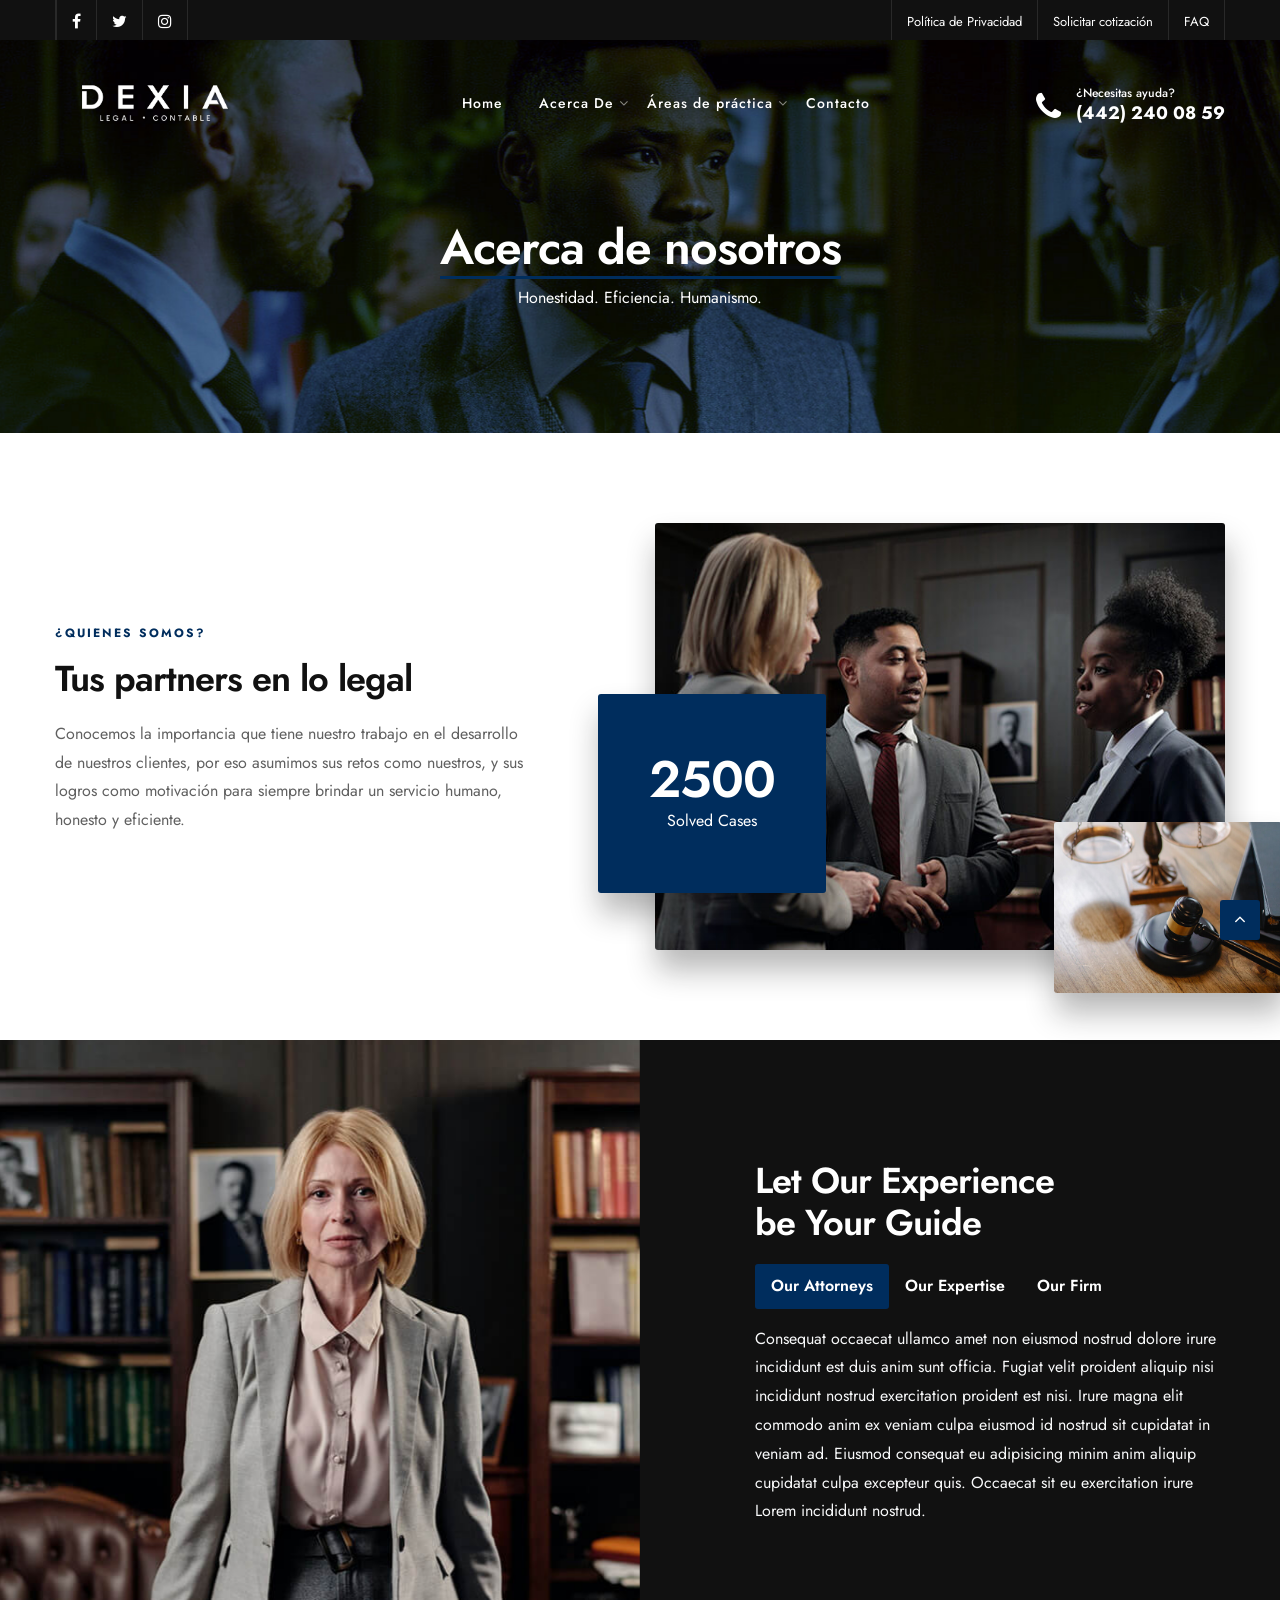
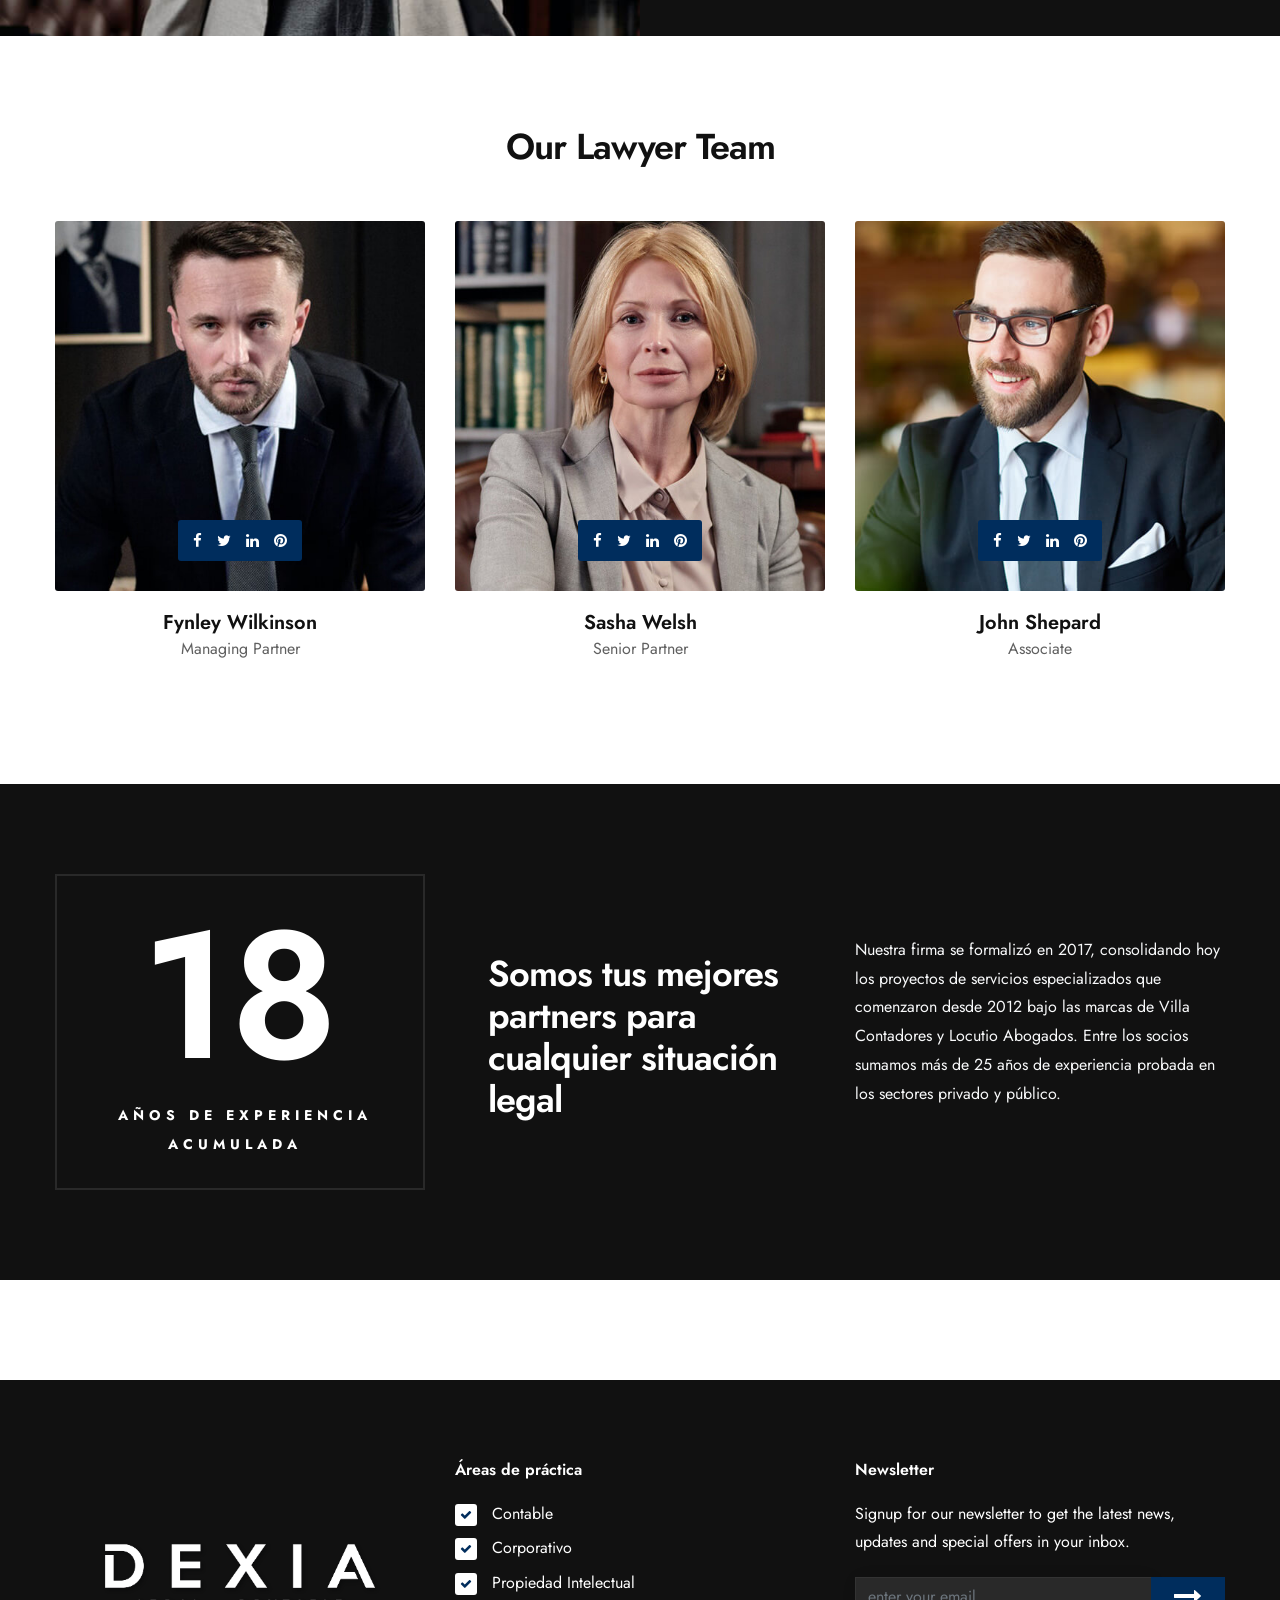
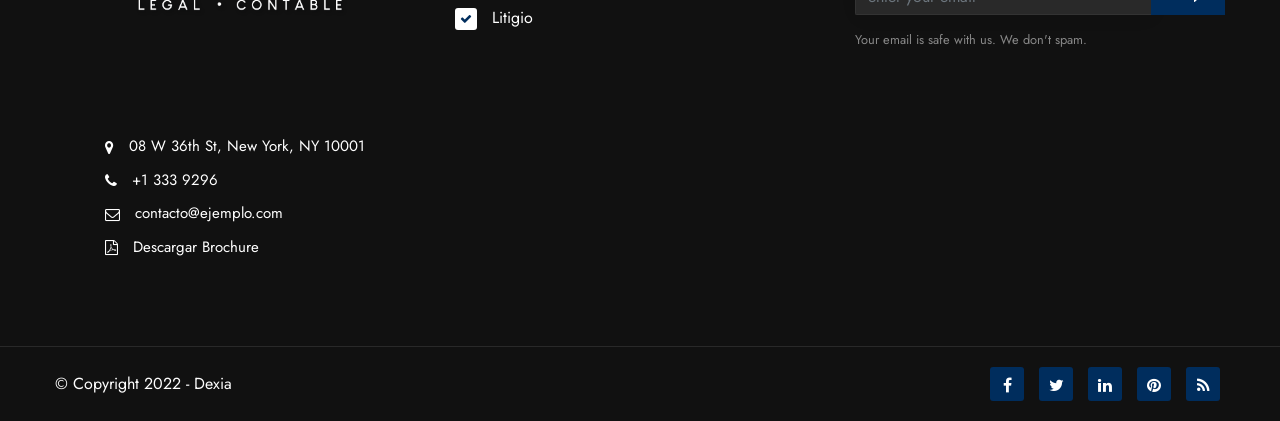
<file: about.html>
<!DOCTYPE html>
<html lang="zxx">

<head>
    <meta charset="utf-8">
    <title>Acerca De - Dexia</title>
    <link rel="icon" href="images/icon.png" type="image/gif" sizes="16x16">
    <meta content="width=device-width, initial-scale=1.0" name="viewport" />
    <meta content="Justica - Lawyer and Attorney Website Template" name="description">
    <meta content="" name="keywords">
    <meta content="" name="author">
    <!--[if lt IE 9]>
    <script src="js/html5shiv.js"></script>
    <![endif]-->
    <!-- CSS Files
    ================================================== -->
    <link id="bootstrap" href="css/bootstrap.min.css" rel="stylesheet" type="text/css" />
    <link id="bootstrap-grid" href="css/bootstrap-grid.min.css" rel="stylesheet" type="text/css" />
    <link id="bootstrap-reboot" href="css/bootstrap-reboot.min.css" rel="stylesheet" type="text/css" />
    <link href="css/animate.css" rel="stylesheet" type="text/css">
    <link href="css/owl.carousel.css" rel="stylesheet" type="text/css">
    <link href="css/owl.theme.css" rel="stylesheet" type="text/css">
    <link href="css/owl.transitions.css" rel="stylesheet" type="text/css">
    <link href="css/magnific-popup.css" rel="stylesheet" type="text/css">
    <link href="css/jquery.countdown.css" rel="stylesheet" type="text/css">
    <link href="css/style.css" rel="stylesheet" type="text/css">
    <!-- color scheme -->
    <link id="colors" href="css/colors/scheme-01.css" rel="stylesheet" type="text/css">
    <link href="css/coloring.css" rel="stylesheet" type="text/css">
</head>

<body>
    <div id="wrapper">
        <div id="topbar" class="text-white bg-color">
            <div class="container">
                <div class="topbar-left sm-hide">
                    <span class="topbar-widget tb-social">
                        <a href="#"><i style="color:white;"  class="fa fa-facebook"></i></a>
                        <a href="#"><i style="color:white;" class="fa fa-twitter"></i></a>
                        <a href="#"><i style="color:white;" class="fa fa-instagram"></i></a>
                    </span>
                </div>
                <div class="topbar-right">
                    <div class="topbar-right">
                        <span class="topbar-widget"><a href="#">Política de Privacidad</a></span>
                        <span class="topbar-widget"><a href="#">Solicitar cotización</a></span>
                        <span class="topbar-widget"><a href="#">FAQ</a></span>
                    </div>
                </div>
                <div class="clearfix"></div>
            </div>
        </div>
        <!-- header begin -->
        <header class="transparent">
            <div class="container">
                <div class="row">
                    <div class="col-md-12">
                        <div class="de-flex sm-pt10">
                            <div class="de-flex-col">
                                <!-- logo begin -->
                                <div id="logo">
                                    <a href="index.html">
                                        <img  width="200px" alt="" class="logo" src="images/logo-light.png" />
                                        <img width="200px" alt="" class="logo-2" src="images/logo.png" />
                                    </a>
                                </div>
                                <!-- logo close -->
                            </div>
                            <div class="de-flex-col header-col-mid">
                                <!-- mainmenu begin -->
                                <ul id="mainmenu">
                                    <li><a href="index-6.html">Home</a>
                                       
                                    </li>
                                    <li><a href="about.html">Acerca De</a>
                                        <ul>
                                            <li><a href="about.html">Acerca De</a></li>
                                            <li><a href="team.html">Equipo</a></li>
                                            <!--<li><a href="faq.html">FAQ</a></li>-->
                                        </ul>
                                    </li>
                                    <li><a href="practice-areas.html">Áreas de práctica</a>
                                        <ul>
                                            <li><a href="practice-areas.html">Practice Areas 1</a></li>
                                            <li><a href="practice-areas-2.html">Practice Areas 2</a></li>
                                        </ul>
                                    </li>
                                   
                                    <li><a href="contact.html">Contacto</a></li>
                                    <!-- <li><a href="#">Elementos</a>
                                        <ul>
                                            <li><a href="accordion.html">Accordion</a></li>
                                            <li><a href="alerts.html">Alerts</a></li>
                                            <li><a href="counters.html">Counters</a></li>
                                            <li><a href="faq.html">FAQ</a></li>
                                            <li><a href="gallery.html">Gallery</a></li>
                                            <li><a href="icon-set-1.html">Icon Set 1</a></li>
                                            <li><a href="modal.html">Modal</a></li>
                                            <li><a href="progress-bar.html">Progress Bar</a></li>
                                            <li><a href="tabs.html">Tabs</a></li>
                                            <li><a href="testimonials.html">Testimonials</a></li>
                                        </ul>
                                    </li>-->
                                </ul>
                                <!-- mainmenu close -->
                            </div>
                            <div class="de-flex-col">
                                <div class="h-phone md-hide"><span>¿Necesitas ayuda?</span><i style="color:white;"  class="fa fa-phone"></i>(442) 240 08 59</div>
                                <span id="menu-btn"></span>
                            </div>
                        </div>
                    </div>
                </div>
            </div>
        </header>
        <!-- header close -->
        <!-- content begin -->
        <div class="no-bottom no-top" id="content">
            <div id="top"></div>
            <!-- section begin -->
            <section id="subheader" class="jarallax text-white">
                <img src="images/background/subheader31.jpg" class="jarallax-img" alt="">
                <div class="center-y relative text-center">
                    <div class="container">
                        <div class="row">
                            <div class="col text-center">
                                <div class="spacer-single"></div>
                                <h1>Acerca de nosotros</h1>
                                <p>Honestidad. Eficiencia. Humanismo.</p>
                            </div>
                            <div class="clearfix"></div>
                        </div>
                    </div>
                </div>
            </section>
            <!-- section close -->
            <section aria-label="section" data-bgcolor="#ffffff">
                <div class="container">
                    <div class="row align-items-center">
                        <div class="col-md-5">
                            <span class="p-title">¿Quienes somos?</span><br>
                            <h2>Tus partners en lo legal</h2>
                            <p>
                                Conocemos la importancia que tiene nuestro trabajo en el desarrollo de nuestros clientes, por eso asumimos sus retos como nuestros, y sus logros como motivación para siempre brindar un servicio humano, honesto y eficiente.</p>
                        </div>
                        <div class="col-md-6 offset-md-1">
                            <div class="de-images">
                                <div class="di-text text-white bg-color">
                                    <h1>2500</h1><span>Solved Cases</span>
                                </div>
                                <img class="di-small-2" src="images/misc/d2.jpg" alt="" />
                                <img class="di-big img-fluid" src="images/misc/d1.jpg" alt="" />
                            </div>
                        </div>
                    </div>
                </div>
            </section>
            <section data-bgcolor="#111111" class="text-light">
                <div class="container">
                    <div class="row align-items-center">
                        <div class="col-lg-5 offset-lg-7">
                            <span class="p-title"></span><br><!--Texto similar a features-->
                            <h2>
                                Let Our Experience<br>be Your Guide
                            </h2>
                            <ul class="nav nav-pills mb-3" id="pills-tab" role="tablist">
                                <li class="nav-item">
                                    <a class="nav-link active" id="pills-home-tab" data-toggle="pill" href="#pills-home" role="tab" aria-controls="pills-home" aria-selected="true">Our Attorneys</a>
                                </li>
                                <li class="nav-item">
                                    <a class="nav-link" id="pills-profile-tab" data-toggle="pill" href="#pills-profile" role="tab" aria-controls="pills-profile" aria-selected="false">Our Expertise</a>
                                </li>
                                <li class="nav-item">
                                    <a class="nav-link" id="pills-contact-tab" data-toggle="pill" href="#pills-contact" role="tab" aria-controls="pills-contact" aria-selected="false">Our Firm</a>
                                </li>
                            </ul>
                            <div class="tab-content" id="pills-tabContent">
                                <div class="tab-pane fade show active" id="pills-home" role="tabpanel" aria-labelledby="pills-home-tab">
                                    <p>Consequat occaecat ullamco amet non eiusmod nostrud dolore irure incididunt est duis anim sunt officia. Fugiat velit proident aliquip nisi incididunt nostrud exercitation proident est nisi. Irure magna elit commodo anim ex veniam culpa eiusmod id nostrud sit cupidatat in veniam ad. Eiusmod consequat eu adipisicing minim anim aliquip cupidatat culpa excepteur quis. Occaecat sit eu exercitation irure Lorem incididunt nostrud.</p>
                                </div>
                                <div class="tab-pane fade" id="pills-profile" role="tabpanel" aria-labelledby="pills-profile-tab">
                                    <p>Ad pariatur nostrud pariatur exercitation ipsum ipsum culpa mollit commodo mollit ex. Aute sunt incididunt amet commodo est sint nisi deserunt pariatur do. Aliquip ex eiusmod voluptate exercitation cillum id incididunt elit sunt. Qui minim sit magna Lorem id et dolore velit Lorem amet exercitation duis deserunt. Anim id labore elit adipisicing ut in id occaecat pariatur ut ullamco ea tempor duis.</p>
                                </div>
                                <div class="tab-pane fade" id="pills-contact" role="tabpanel" aria-labelledby="pills-contact-tab">
                                    <p>Est quis nulla laborum officia ad nisi ex nostrud culpa Lorem excepteur aliquip dolor aliqua irure ex. Nulla ut duis ipsum nisi elit fugiat commodo sunt reprehenderit laborum veniam eu veniam. Eiusmod minim exercitation fugiat irure ex labore incididunt do fugiat commodo aliquip sit id deserunt reprehenderit aliquip nostrud. Amet ex cupidatat excepteur aute veniam incididunt mollit cupidatat esse irure officia elit do ipsum ullamco Lorem.</p>
                                </div>
                            </div>
                        </div>
                    </div>
                </div>
                <div class="jarallax image-container col-md-6 pull-right">
                    <img src="images/background/9.jpg" class="jarallax-img" alt="">
                </div>
            </section>
            <section aria-label="section">
                <div class="container">
                    <div class="row">
                        <div class="col-md-12 text-center">
                            <h2>Our Lawyer Team</h2>
                            <div class="small-border"></div>
                        </div>
                        <div class="col-lg-4 col-md-6 col-sm-6 mb30 wow fadeInRight" data-wow-delay=".2s">
                            <div class="f-profile text-center">
                                <div class="fp-wrap f-invert">
                                    <div class="fpw-overlay">
                                        <div class="fpwo-wrap">
                                            <div class="fpwow-icons">
                                                <a href="#"><i class="fa fa-facebook fa-lg"></i></a>
                                                <a href="#"><i class="fa fa-twitter fa-lg"></i></a>
                                                <a href="#"><i class="fa fa-linkedin fa-lg"></i></a>
                                                <a href="#"><i class="fa fa-pinterest fa-lg"></i></a>
                                            </div>
                                        </div>
                                    </div>
                                    <div class="fpw-overlay-btm"></div>
                                    <img src="images/team/1.jpg" class="fp-image img-fluid" alt="">
                                </div>
                                <h4>Fynley Wilkinson</h4>
                                Managing Partner
                            </div>
                        </div>
                        <div class="col-lg-4 col-md-6 col-sm-6 mb30 wow fadeInRight" data-wow-delay=".4s">
                            <div class="f-profile text-center">
                                <div class="fp-wrap f-invert">
                                    <div class="fpw-overlay">
                                        <div class="fpwo-wrap">
                                            <div class="fpwow-icons">
                                                <a href="#"><i class="fa fa-facebook fa-lg"></i></a>
                                                <a href="#"><i class="fa fa-twitter fa-lg"></i></a>
                                                <a href="#"><i class="fa fa-linkedin fa-lg"></i></a>
                                                <a href="#"><i class="fa fa-pinterest fa-lg"></i></a>
                                            </div>
                                        </div>
                                    </div>
                                    <div class="fpw-overlay-btm"></div>
                                    <img src="images/team/2.jpg" class="fp-image img-fluid" alt="">
                                </div>
                                <h4>Sasha Welsh</h4>
                                Senior Partner
                            </div>
                        </div>
                        <div class="col-lg-4 col-md-6 col-sm-6 mb30 wow fadeInRight" data-wow-delay=".6s">
                            <div class="f-profile text-center">
                                <div class="fp-wrap f-invert">
                                    <div class="fpw-overlay">
                                        <div class="fpwo-wrap">
                                            <div class="fpwow-icons">
                                                <a href="#"><i class="fa fa-facebook fa-lg"></i></a>
                                                <a href="#"><i class="fa fa-twitter fa-lg"></i></a>
                                                <a href="#"><i class="fa fa-linkedin fa-lg"></i></a>
                                                <a href="#"><i class="fa fa-pinterest fa-lg"></i></a>
                                            </div>
                                        </div>
                                    </div>
                                    <div class="fpw-overlay-btm"></div>
                                    <img src="images/team/3.jpg" class="fp-image img-fluid" alt="">
                                </div>
                                <h4>John Shepard</h4>
                                Associate
                            </div>
                        </div>
                    </div>
                </div>
            </section>
            <section id="section-text" data-bgcolor="#111111" class="text-light">
                <div class="container">
                    <div class="row align-items-center">
                        <div class="col-lg-4 col-md-12 wow fadeInRight" data-wow-delay=".2s">
                            <div class="de_count ultra-big s2 text-center">
                                <h3 class="timer" data-to="25" data-speed="1000">25</h3>
                                <span  style="color:white;" class="id-color">Años de experiencia acumulada</span>
                            </div>
                        </div>
                        <div class="col-lg-4 p-lg-5  mb-sm-30 wow fadeInRight" data-wow-delay=".4s">
                            <span class="p-title"></span><br>
                            <h2>Somos tus mejores partners para cualquier situación legal</h2>
                        </div>
                        <div class="col-lg-4 wow fadeInRight" data-wow-delay=".6s">
                            <p>
                                Nuestra firma se formalizó en 2017, consolidando hoy los proyectos de servicios especializados que comenzaron desde 2012 bajo las marcas de Villa Contadores y Locutio Abogados. Entre los socios sumamos más de 25 años de experiencia probada en los sectores privado y público.
                            </p>
                        </div>
                    </div>
                </div>
            </section>
           <!-- <section>
                <div class="container">
                    <div class="row">
                        <div class="col-lg-4 col-md-6">
                            <div class="feature-box f-boxed style-3 text-center">
                                <i class="id-color icofont-letter"></i>
                                <div class="text">
                                    <h4>Request Quote</h4>
                                    Sed ut perspiciatis unde omnis iste natus error sit voluptatem accusantium doloremque laudantium, totam rem.
                                </div>
                                <i class="wm icofont-letter"></i>
                            </div>
                        </div>
                        <div class="col-lg-4 col-md-6">
                            <div class="feature-box f-boxed style-3 text-center">
                                <i class="id-color icofont-investigation"></i>
                                <div class="text">
                                    <h4>Investigation</h4>
                                    Sed ut perspiciatis unde omnis iste natus error sit voluptatem accusantium doloremque laudantium, totam rem.
                                </div>
                                <i class="wm icofont-investigation"></i>
                            </div>
                        </div>
                        <div class="col-lg-4 col-md-6">
                            <div class="feature-box f-boxed style-3 text-center">
                                <i class="id-color icofont-hand-power"></i>
                                <div class="text">
                                    <h4>Case Fight</h4>
                                    Sed ut perspiciatis unde omnis iste natus error sit voluptatem accusantium doloremque laudantium, totam rem.
                                </div>
                                <i class="wm icofont-hand-power"></i>
                            </div>
                        </div>
                    </div>
                </div>
            </section>-->
        </div>
        <div style="padding-top: 100px; background-color:white;">

        </div>
        <!-- content close -->
        <a href="#" id="back-to-top"></a>
        <!-- footer begin -->
        <footer>
            <div class="container">
                <div class="row">
                    <div class="col-lg-4">
                        <div class="widget">
                            <a href="index.html"><img alt="" class="img-fluid mb20" src="images/logo-light.png"></a>
                            <address class="s1">
                                <span><i  style="color:white;" class="id-color fa fa-map-marker fa-lg"></i>08 W 36th St, New York, NY 10001</span>
                                <span><i  style="color:white;" class="id-color fa fa-phone fa-lg"></i>+1 333 9296</span>
                                <span><i  style="color:white;" class="id-color fa fa-envelope-o fa-lg"></i><a href="mailto:contact@example.com">contacto@ejemplo.com</a></span>
                                <span><i style="color:white;" class="id-color fa fa-file-pdf-o fa-lg"></i><a href="#">Descargar Brochure</a></span>
                            </address>
                        </div>
                    </div>
                    <div class="col-md-4">
                        <h5   style="color:white;" class="id-color mb20">Áreas de práctica</h5>
                        <ul class="ul-style-2">
                            <li>Contable</li>
                            <li>Corporativo</li>
                            <li>Propiedad Intelectual</li>
                            <li>Litigio</li>
                        </ul>
                    </div>
                    <div class="col-lg-4">
                        <div class="widget">
                            <h5  style="color:white;" class="id-color">Newsletter</h5>
                            <p>Signup for our newsletter to get the latest news, updates and special offers in your inbox.</p>
                            <form action="blank.php" class="row" id="form_subscribe" method="post" name="form_subscribe">
                                <div class="col text-center">
                                    <input class="form-control" id="name_1" name="name_1" placeholder="enter your email" type="text" /> <a href="#" id="btn-submit"><i class="fa fa-long-arrow-right"></i></a>
                                    <div class="clearfix"></div>
                                </div>
                            </form>
                            <div class="spacer-10"></div>
                            <small>Your email is safe with us. We don't spam.</small>
                        </div>
                    </div>
                </div>
            </div>
            <div class="subfooter">
                <div class="container">
                    <div class="row">
                        <div class="col-md-12">
                            <div class="de-flex">
                                <div class="de-flex-col">
                                    &copy; Copyright 2022 - Dexia
                                </div>
                                <div class="de-flex-col">
                                    <div class="social-icons">
                                        <a href="#"><i class="fa fa-facebook fa-lg"></i></a>
                                        <a href="#"><i class="fa fa-twitter fa-lg"></i></a>
                                        <a href="#"><i class="fa fa-linkedin fa-lg"></i></a>
                                        <a href="#"><i class="fa fa-pinterest fa-lg"></i></a>
                                        <a href="#"><i class="fa fa-rss fa-lg"></i></a>
                                    </div>
                                </div>
                            </div>
                        </div>
                    </div>
                </div>
            </div>
        </footer>
        <!-- footer close -->
        <div id="preloader">
            <div class="spinner">
                <div class="bounce1"></div>
                <div class="bounce2"></div>
                <div class="bounce3"></div>
            </div>
        </div>
    </div>
    
    <!-- Javascript Files
    ================================================== -->
    <script src="js/jquery.min.js"></script>
    <script src="js/bootstrap.min.js"></script>
    <script src="js/wow.min.js"></script>
    <script src="js/jquery.isotope.min.js"></script>
    <script src="js/easing.js"></script>
    <script src="js/owl.carousel.js"></script>
    <script src="js/validation.js"></script>
    <script src="js/jquery.magnific-popup.min.js"></script>
    <script src="js/enquire.min.js"></script>
    <script src="js/jquery.stellar.min.js"></script>
    <script src="js/jquery.plugin.js"></script>
    <script src="js/typed.js"></script>
    <script src="js/jarallax.js"></script>
    <script src="js/jquery.countTo.js"></script>
    <script src="js/jquery.countdown.js"></script>
    <script src="js/designesia.js"></script>
</body>

</html>
</file>
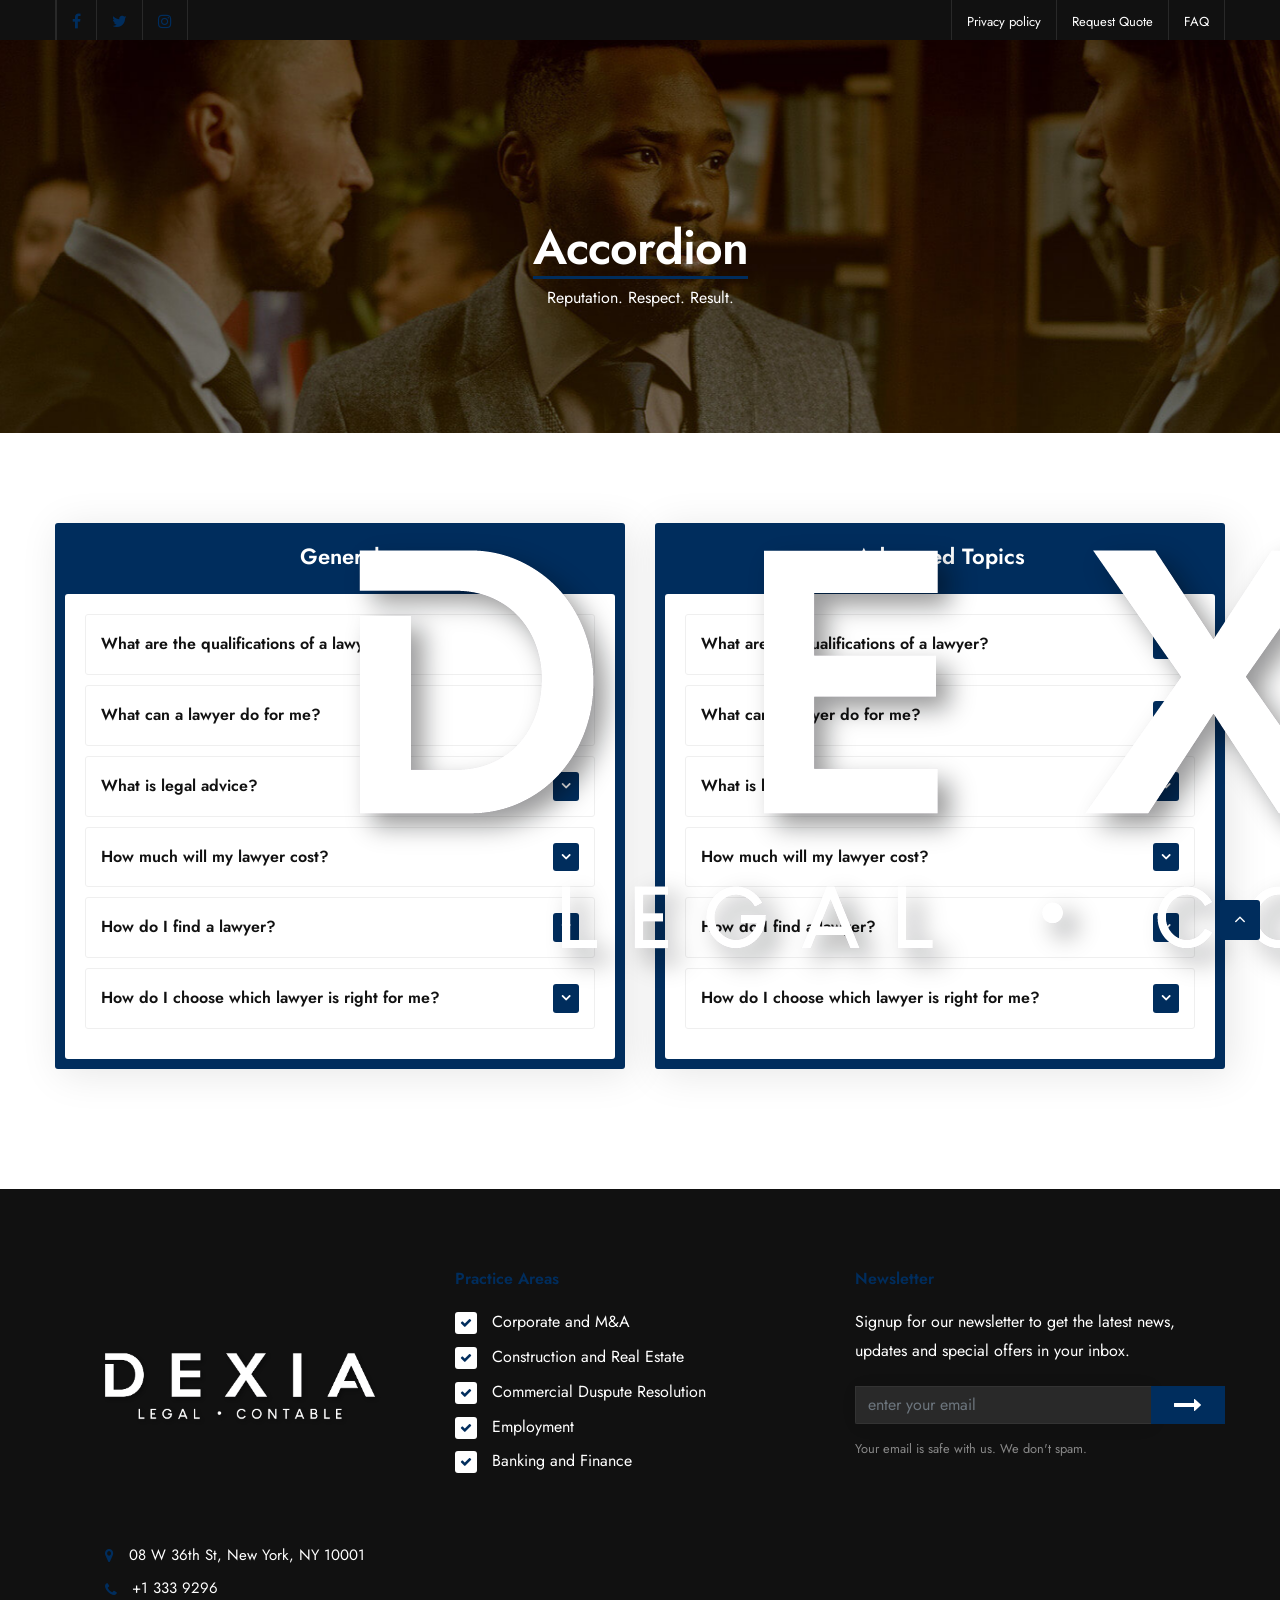
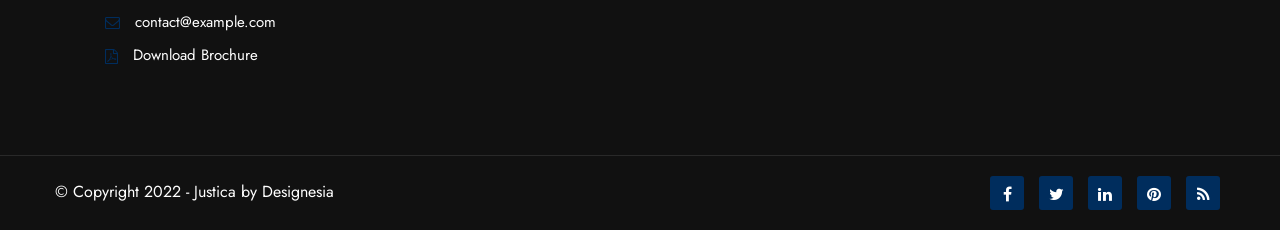
<file: accordion.html>
<!DOCTYPE html>
<html lang="zxx">

<head>
    <meta charset="utf-8">
    <title>Justica - Lawyer and Attorney Website Template</title>
    <link rel="icon" href="images/icon.png" type="image/gif" sizes="16x16">
    <meta content="width=device-width, initial-scale=1.0" name="viewport" />
    <meta content="Justica - Lawyer and Attorney Website Template" name="description">
    <meta content="" name="keywords">
    <meta content="" name="author">
    <!--[if lt IE 9]>
    <script src="js/html5shiv.js"></script>
    <![endif]-->
    <!-- CSS Files
    ================================================== -->
    <link id="bootstrap" href="css/bootstrap.min.css" rel="stylesheet" type="text/css" />
    <link id="bootstrap-grid" href="css/bootstrap-grid.min.css" rel="stylesheet" type="text/css" />
    <link id="bootstrap-reboot" href="css/bootstrap-reboot.min.css" rel="stylesheet" type="text/css" />
    <link href="css/animate.css" rel="stylesheet" type="text/css">
    <link href="css/owl.carousel.css" rel="stylesheet" type="text/css">
    <link href="css/owl.theme.css" rel="stylesheet" type="text/css">
    <link href="css/owl.transitions.css" rel="stylesheet" type="text/css">
    <link href="css/magnific-popup.css" rel="stylesheet" type="text/css">
    <link href="css/jquery.countdown.css" rel="stylesheet" type="text/css">
    <link href="css/style.css" rel="stylesheet" type="text/css">
    <!-- color scheme -->
    <link id="colors" href="css/colors/scheme-01.css" rel="stylesheet" type="text/css">
    <link href="css/coloring.css" rel="stylesheet" type="text/css">
</head>

<body>
    <div id="wrapper">
        <div id="topbar" class="text-white bg-color">
            <div class="container">
                <div class="topbar-left sm-hide">
                    <span class="topbar-widget tb-social">
                        <a href="#"><i class="fa fa-facebook"></i></a>
                        <a href="#"><i class="fa fa-twitter"></i></a>
                        <a href="#"><i class="fa fa-instagram"></i></a>
                    </span>
                </div>
                <div class="topbar-right">
                    <div class="topbar-right">
                        <span class="topbar-widget"><a href="#">Privacy policy</a></span>
                        <span class="topbar-widget"><a href="#">Request Quote</a></span>
                        <span class="topbar-widget"><a href="#">FAQ</a></span>
                    </div>
                </div>
                <div class="clearfix"></div>
            </div>
        </div>
        <!-- header begin -->
        <header class="transparent">
            <div class="container">
                <div class="row">
                    <div class="col-md-12">
                        <div class="de-flex sm-pt10">
                            <div class="de-flex-col">
                                <!-- logo begin -->
                                <div id="logo">
                                    <a href="index.html">
                                        <img alt="" class="logo" src="images/logo-light.png" />
                                        <img alt="" class="logo-2" src="images/logo.png" />
                                    </a>
                                </div>
                                <!-- logo close -->
                            </div>
                            <div class="de-flex-col header-col-mid">
                                <!-- mainmenu begin -->
                                <ul id="mainmenu">
                                    <li><a href="index.html">Home</a>
                                        <ul>
                                            <li><a href="index-6.html">New: Homepage 6</a></li>
                                            <li><a href="index.html">Homepage 1</a></li>
                                            <li><a href="index-2.html">Homepage 2</a></li>
                                            <li><a href="index-3.html">Homepage 3</a></li>
                                            <li><a href="index-4.html">Homepage 4</a></li>
                                            <li><a href="index-5.html">Homepage 5</a></li>
                                        </ul>
                                    </li>
                                    <li><a href="about.html">About</a>
                                        <ul>
                                            <li><a href="about.html">About Us</a></li>
                                            <li><a href="team.html">The Team</a></li>
                                            <li><a href="faq.html">FAQ</a></li>
                                        </ul>
                                    </li>
                                    <li><a href="practice-areas.html">Practice Areas</a>
                                        <ul>
                                            <li><a href="practice-areas.html">Practice Areas 1</a></li>
                                            <li><a href="practice-areas-2.html">Practice Areas 2</a></li>
                                        </ul>
                                    </li>
                                    <li><a href="news.html">News</a>
                                        <ul>
                                            <li><a href="news.html">News List</a></li>
                                            <li><a href="news-single.html">News Single</a></li>
                                        </ul>
                                    </li>
                                    <li><a href="contact.html">Contact</a></li>
                                     <li><a href="#">Elements</a>
                                        <ul>
                                            <li><a href="accordion.html">Accordion</a></li>
                                            <li><a href="alerts.html">Alerts</a></li>
                                            <li><a href="counters.html">Counters</a></li>
                                            <li><a href="faq.html">FAQ</a></li>
                                            <li><a href="gallery.html">Gallery</a></li>
                                            <li><a href="icon-set-1.html">Icon Set 1</a></li>
                                            <li><a href="modal.html">Modal</a></li>
                                            <li><a href="progress-bar.html">Progress Bar</a></li>
                                            <li><a href="tabs.html">Tabs</a></li>
                                            <li><a href="testimonials.html">Testimonials</a></li>
                                        </ul>
                                    </li>
                                </ul>
                                <!-- mainmenu close -->
                            </div>
                            <div class="de-flex-col">
                                <div class="h-phone md-hide"><span>Need&nbsp;Help?</span><i class="fa fa-phone"></i> 1 200 300 9000</div>
                                <span id="menu-btn"></span>
                            </div>
                        </div>
                    </div>
                </div>
            </div>
        </header>
        <!-- header close -->
        <!-- content begin -->
        <div class="no-bottom no-top" id="content">
            <div id="top"></div>
            <!-- section begin -->
            <section id="subheader" class="jarallax text-white">
                <img src="images/background/subheader3.jpg" class="jarallax-img" alt="">
                <div class="center-y relative text-center">
                    <div class="container">
                        <div class="row">
                            <div class="col text-center">
                                <div class="spacer-single"></div>
                                <h1>Accordion</h1>
                                <p>Reputation. Respect. Result.</p>
                            </div>
                            <div class="clearfix"></div>
                        </div>
                    </div>
                </div>
            </section>
            <!-- section close -->
            <section id="section-features">
                <div class="container">
                    <div class="row">
                        <div class="col-md-6 mb30">
                            <div class="box-highlight">
                                <div class="heading text-center text-light">
                                    <h3>General</h3>
                                </div>
                                <div class="content">
                                    <div class="accordion">
                                        <div class="accordion-section">
                                            <div class="accordion-section-title" data-tab="#accordion-1">
                                                What are the qualifications of a lawyer?
                                            </div>
                                            <div class="accordion-section-content" id="accordion-1">
                                                <p>At vero eos et accusamus et iusto odio dignissimos ducimus qui blanditiis praesentium voluptatum deleniti atque corrupti quos dolores et quas molestias excepturi sint occaecati cupiditate non provident, similique sunt in culpa qui officia deserunt mollitia animi, id est laborum et dolorum fuga. Et harum quidem rerum facilis est et expedita distinctio.</p>
                                            </div>
                                            <div class="accordion-section-title" data-tab="#accordion-2">
                                                What can a lawyer do for me?
                                            </div>
                                            <div class="accordion-section-content" id="accordion-2">
                                                <p>At vero eos et accusamus et iusto odio dignissimos ducimus qui blanditiis praesentium voluptatum deleniti atque corrupti quos dolores et quas molestias excepturi sint occaecati cupiditate non provident, similique sunt in culpa qui officia deserunt mollitia animi, id est laborum et dolorum fuga. Et harum quidem rerum facilis est et expedita distinctio.</p>
                                            </div>
                                            <div class="accordion-section-title" data-tab="#accordion-3">
                                                What is legal advice?
                                            </div>
                                            <div class="accordion-section-content" id="accordion-3">
                                                <p>At vero eos et accusamus et iusto odio dignissimos ducimus qui blanditiis praesentium voluptatum deleniti atque corrupti quos dolores et quas molestias excepturi sint occaecati cupiditate non provident, similique sunt in culpa qui officia deserunt mollitia animi, id est laborum et dolorum fuga. Et harum quidem rerum facilis est et expedita distinctio.</p>
                                            </div>
                                            <div class="accordion-section-title" data-tab="#accordion-4">
                                                How much will my lawyer cost?
                                            </div>
                                            <div class="accordion-section-content" id="accordion-4">
                                                <p>At vero eos et accusamus et iusto odio dignissimos ducimus qui blanditiis praesentium voluptatum deleniti atque corrupti quos dolores et quas molestias excepturi sint occaecati cupiditate non provident, similique sunt in culpa qui officia deserunt mollitia animi, id est laborum et dolorum fuga. Et harum quidem rerum facilis est et expedita distinctio.</p>
                                            </div>
                                            <div class="accordion-section-title" data-tab="#accordion-5">
                                                How do I find a lawyer?
                                            </div>
                                            <div class="accordion-section-content" id="accordion-5">
                                                <p>At vero eos et accusamus et iusto odio dignissimos ducimus qui blanditiis praesentium voluptatum deleniti atque corrupti quos dolores et quas molestias excepturi sint occaecati cupiditate non provident, similique sunt in culpa qui officia deserunt mollitia animi, id est laborum et dolorum fuga. Et harum quidem rerum facilis est et expedita distinctio.</p>
                                            </div>
                                            <div class="accordion-section-title" data-tab="#accordion-6">
                                                How do I choose which lawyer is right for me? 
                                            </div>
                                            <div class="accordion-section-content" id="accordion-6">
                                                <p>At vero eos et accusamus et iusto odio dignissimos ducimus qui blanditiis praesentium voluptatum deleniti atque corrupti quos dolores et quas molestias excepturi sint occaecati cupiditate non provident, similique sunt in culpa qui officia deserunt mollitia animi, id est laborum et dolorum fuga. Et harum quidem rerum facilis est et expedita distinctio.</p>
                                            </div>
                                        </div>
                                    </div>
                                </div>
                            </div>
                        </div>
                        <div class="col-md-6 mb30">
                            <div class="box-highlight s2">
                                <div class="heading text-center text-light">
                                    <h3>Advanced Topics</h3>
                                </div>
                                <div class="content">
                                    <div class="accordion">
                                        <div class="accordion-section">
                                            <div class="accordion-section-title" data-tab="#accordion-b-1">
                                                What are the qualifications of a lawyer?
                                            </div>
                                            <div class="accordion-section-content" id="accordion-b-1">
                                                <p>At vero eos et accusamus et iusto odio dignissimos ducimus qui blanditiis praesentium voluptatum deleniti atque corrupti quos dolores et quas molestias excepturi sint occaecati cupiditate non provident, similique sunt in culpa qui officia deserunt mollitia animi, id est laborum et dolorum fuga. Et harum quidem rerum facilis est et expedita distinctio.</p>
                                            </div>
                                            <div class="accordion-section-title" data-tab="#accordion-b-2">
                                                What can a lawyer do for me?
                                            </div>
                                            <div class="accordion-section-content" id="accordion-b-2">
                                                <p>At vero eos et accusamus et iusto odio dignissimos ducimus qui blanditiis praesentium voluptatum deleniti atque corrupti quos dolores et quas molestias excepturi sint occaecati cupiditate non provident, similique sunt in culpa qui officia deserunt mollitia animi, id est laborum et dolorum fuga. Et harum quidem rerum facilis est et expedita distinctio.</p>
                                            </div>
                                            <div class="accordion-section-title" data-tab="#accordion-b-3">
                                                What is legal advice?
                                            </div>
                                            <div class="accordion-section-content" id="accordion-b-3">
                                                <p>At vero eos et accusamus et iusto odio dignissimos ducimus qui blanditiis praesentium voluptatum deleniti atque corrupti quos dolores et quas molestias excepturi sint occaecati cupiditate non provident, similique sunt in culpa qui officia deserunt mollitia animi, id est laborum et dolorum fuga. Et harum quidem rerum facilis est et expedita distinctio.</p>
                                            </div>
                                            <div class="accordion-section-title" data-tab="#accordion-b-4">
                                                How much will my lawyer cost?
                                            </div>
                                            <div class="accordion-section-content" id="accordion-b-4">
                                                <p>At vero eos et accusamus et iusto odio dignissimos ducimus qui blanditiis praesentium voluptatum deleniti atque corrupti quos dolores et quas molestias excepturi sint occaecati cupiditate non provident, similique sunt in culpa qui officia deserunt mollitia animi, id est laborum et dolorum fuga. Et harum quidem rerum facilis est et expedita distinctio.</p>
                                            </div>
                                            <div class="accordion-section-title" data-tab="#accordion-b-5">
                                                How do I find a lawyer?
                                            </div>
                                            <div class="accordion-section-content" id="accordion-b-5">
                                                <p>At vero eos et accusamus et iusto odio dignissimos ducimus qui blanditiis praesentium voluptatum deleniti atque corrupti quos dolores et quas molestias excepturi sint occaecati cupiditate non provident, similique sunt in culpa qui officia deserunt mollitia animi, id est laborum et dolorum fuga. Et harum quidem rerum facilis est et expedita distinctio.</p>
                                            </div>
                                            <div class="accordion-section-title" data-tab="#accordion-b-6">
                                                How do I choose which lawyer is right for me? 
                                            </div>
                                            <div class="accordion-section-content" id="accordion-b-6">
                                                <p>At vero eos et accusamus et iusto odio dignissimos ducimus qui blanditiis praesentium voluptatum deleniti atque corrupti quos dolores et quas molestias excepturi sint occaecati cupiditate non provident, similique sunt in culpa qui officia deserunt mollitia animi, id est laborum et dolorum fuga. Et harum quidem rerum facilis est et expedita distinctio.</p>
                                            </div>
                                        </div>
                                    </div>
                                </div>
                            </div>
                        </div>
                    </div>
                </div>
            </section>
        </div>
        <!-- content close -->
        <a href="#" id="back-to-top"></a>
        <!-- footer begin -->
        <footer>
            <div class="container">
                <div class="row">
                    <div class="col-lg-4">
                        <div class="widget">
                            <a href="index.html"><img alt="" class="img-fluid mb20" src="images/logo-light.png"></a>
                            <address class="s1">
                                <span><i class="id-color fa fa-map-marker fa-lg"></i>08 W 36th St, New York, NY 10001</span>
                                <span><i class="id-color fa fa-phone fa-lg"></i>+1 333 9296</span>
                                <span><i class="id-color fa fa-envelope-o fa-lg"></i><a href="mailto:contact@example.com">contact@example.com</a></span>
                                <span><i class="id-color fa fa-file-pdf-o fa-lg"></i><a href="#">Download Brochure</a></span>
                            </address>
                        </div>
                    </div>
                    <div class="col-md-4">
                        <h5 class="id-color mb20">Practice Areas</h5>
                        <ul class="ul-style-2">
                            <li>Corporate and M&A</li>
                            <li>Construction and Real Estate</li>
                            <li>Commercial Duspute Resolution</li>
                            <li>Employment</li>
                            <li>Banking and Finance</li>
                        </ul>
                    </div>
                    <div class="col-lg-4">
                        <div class="widget">
                            <h5 class="id-color">Newsletter</h5>
                            <p>Signup for our newsletter to get the latest news, updates and special offers in your inbox.</p>
                            <form action="blank.php" class="row" id="form_subscribe" method="post" name="form_subscribe">
                                <div class="col text-center">
                                    <input class="form-control" id="name_1" name="name_1" placeholder="enter your email" type="text" /> <a href="#" id="btn-submit"><i class="fa fa-long-arrow-right"></i></a>
                                    <div class="clearfix"></div>
                                </div>
                            </form>
                            <div class="spacer-10"></div>
                            <small>Your email is safe with us. We don't spam.</small>
                        </div>
                    </div>
                </div>
            </div>
            <div class="subfooter">
                <div class="container">
                    <div class="row">
                        <div class="col-md-12">
                            <div class="de-flex">
                                <div class="de-flex-col">
                                    &copy; Copyright 2022 - Justica by Designesia
                                </div>
                                <div class="de-flex-col">
                                    <div class="social-icons">
                                        <a href="#"><i class="fa fa-facebook fa-lg"></i></a>
                                        <a href="#"><i class="fa fa-twitter fa-lg"></i></a>
                                        <a href="#"><i class="fa fa-linkedin fa-lg"></i></a>
                                        <a href="#"><i class="fa fa-pinterest fa-lg"></i></a>
                                        <a href="#"><i class="fa fa-rss fa-lg"></i></a>
                                    </div>
                                </div>
                            </div>
                        </div>
                    </div>
                </div>
            </div>
        </footer>
        <!-- footer close -->
        <div id="preloader">
            <div class="spinner">
                <div class="bounce1"></div>
                <div class="bounce2"></div>
                <div class="bounce3"></div>
            </div>
        </div>
    </div>
    
    <!-- Javascript Files
    ================================================== -->
    <script src="js/jquery.min.js"></script>
    <script src="js/bootstrap.min.js"></script>
    <script src="js/wow.min.js"></script>
    <script src="js/jquery.isotope.min.js"></script>
    <script src="js/easing.js"></script>
    <script src="js/owl.carousel.js"></script>
    <script src="js/validation.js"></script>
    <script src="js/jquery.magnific-popup.min.js"></script>
    <script src="js/enquire.min.js"></script>
    <script src="js/jquery.stellar.min.js"></script>
    <script src="js/jquery.plugin.js"></script>
    <script src="js/typed.js"></script>
    <script src="js/jarallax.js"></script>
    <script src="js/jquery.countTo.js"></script>
    <script src="js/jquery.countdown.js"></script>
    <script src="js/designesia.js"></script>
</body>

</html>
</file>
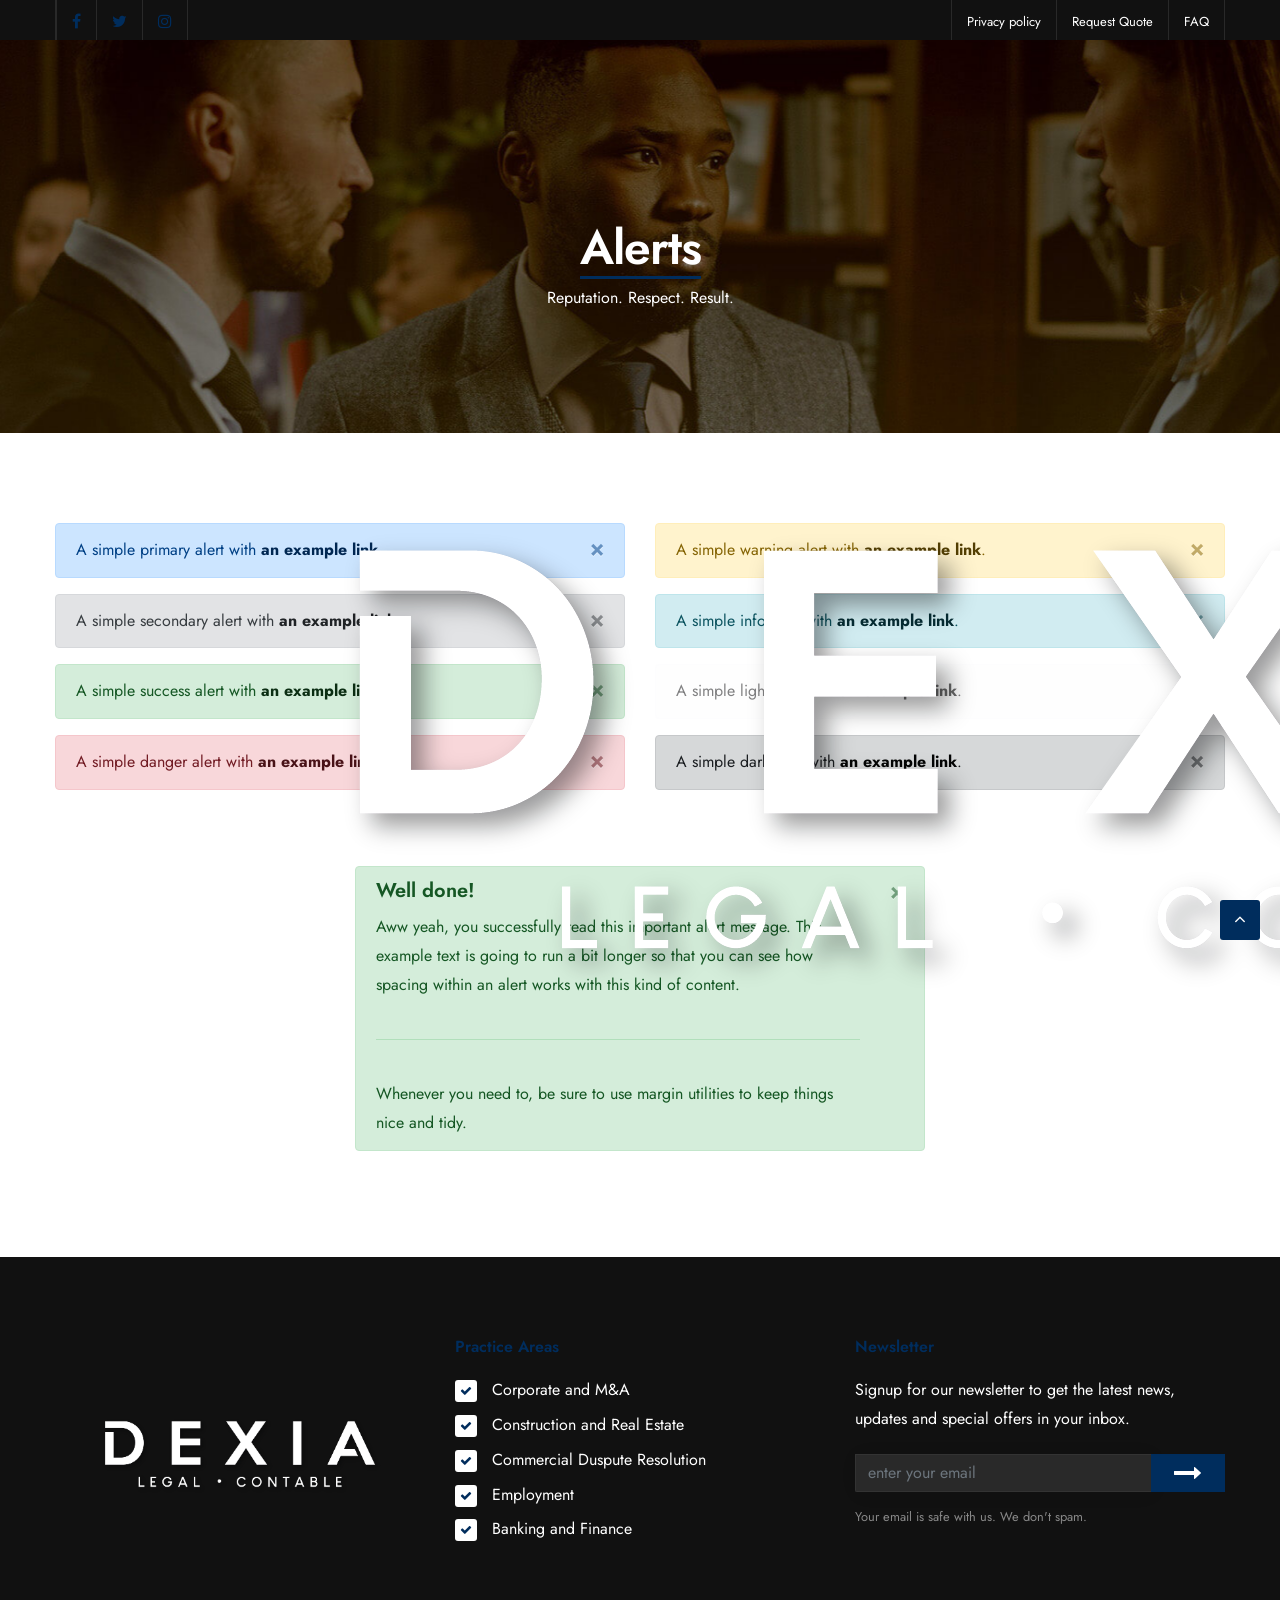
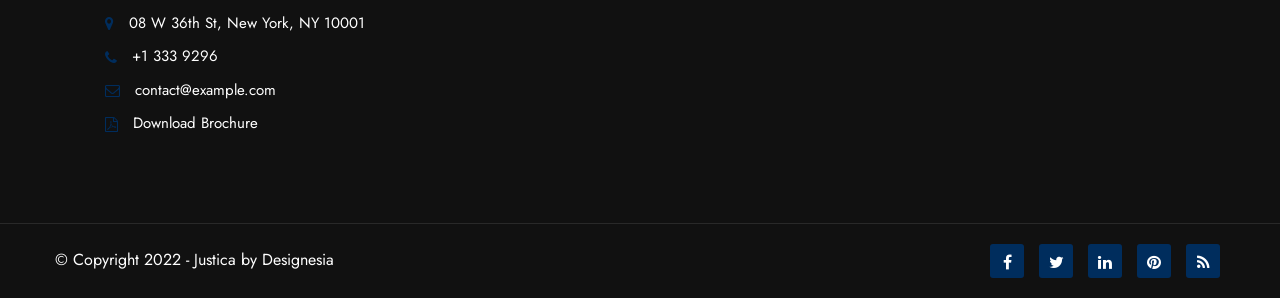
<file: alerts.html>
<!DOCTYPE html>
<html lang="zxx">

<head>
    <meta charset="utf-8">
    <title>Justica - Lawyer and Attorney Website Template</title>
    <link rel="icon" href="images/icon.png" type="image/gif" sizes="16x16">
    <meta content="width=device-width, initial-scale=1.0" name="viewport" />
    <meta content="Justica - Lawyer and Attorney Website Template" name="description">
    <meta content="" name="keywords">
    <meta content="" name="author">
    <!--[if lt IE 9]>
    <script src="js/html5shiv.js"></script>
    <![endif]-->
    <!-- CSS Files
    ================================================== -->
    <link id="bootstrap" href="css/bootstrap.min.css" rel="stylesheet" type="text/css" />
    <link id="bootstrap-grid" href="css/bootstrap-grid.min.css" rel="stylesheet" type="text/css" />
    <link id="bootstrap-reboot" href="css/bootstrap-reboot.min.css" rel="stylesheet" type="text/css" />
    <link href="css/animate.css" rel="stylesheet" type="text/css">
    <link href="css/owl.carousel.css" rel="stylesheet" type="text/css">
    <link href="css/owl.theme.css" rel="stylesheet" type="text/css">
    <link href="css/owl.transitions.css" rel="stylesheet" type="text/css">
    <link href="css/magnific-popup.css" rel="stylesheet" type="text/css">
    <link href="css/jquery.countdown.css" rel="stylesheet" type="text/css">
    <link href="css/style.css" rel="stylesheet" type="text/css">
    <!-- color scheme -->
    <link id="colors" href="css/colors/scheme-01.css" rel="stylesheet" type="text/css">
    <link href="css/coloring.css" rel="stylesheet" type="text/css">
</head>

<body>
    <div id="wrapper">
        <div id="topbar" class="text-white bg-color">
            <div class="container">
                <div class="topbar-left sm-hide">
                    <span class="topbar-widget tb-social">
                        <a href="#"><i class="fa fa-facebook"></i></a>
                        <a href="#"><i class="fa fa-twitter"></i></a>
                        <a href="#"><i class="fa fa-instagram"></i></a>
                    </span>
                </div>
                <div class="topbar-right">
                    <div class="topbar-right">
                        <span class="topbar-widget"><a href="#">Privacy policy</a></span>
                        <span class="topbar-widget"><a href="#">Request Quote</a></span>
                        <span class="topbar-widget"><a href="#">FAQ</a></span>
                    </div>
                </div>
                <div class="clearfix"></div>
            </div>
        </div>
        <!-- header begin -->
        <header class="transparent">
            <div class="container">
                <div class="row">
                    <div class="col-md-12">
                        <div class="de-flex sm-pt10">
                            <div class="de-flex-col">
                                <!-- logo begin -->
                                <div id="logo">
                                    <a href="index.html">
                                        <img alt="" class="logo" src="images/logo-light.png" />
                                        <img alt="" class="logo-2" src="images/logo.png" />
                                    </a>
                                </div>
                                <!-- logo close -->
                            </div>
                            <div class="de-flex-col header-col-mid">
                                <!-- mainmenu begin -->
                                <ul id="mainmenu">
                                    <li><a href="index.html">Home</a>
                                        <ul>
                                            <li><a href="index-6.html">New: Homepage 6</a></li>
                                            <li><a href="index.html">Homepage 1</a></li>
                                            <li><a href="index-2.html">Homepage 2</a></li>
                                            <li><a href="index-3.html">Homepage 3</a></li>
                                            <li><a href="index-4.html">Homepage 4</a></li>
                                            <li><a href="index-5.html">Homepage 5</a></li>
                                        </ul>
                                    </li>
                                    <li><a href="about.html">About</a>
                                        <ul>
                                            <li><a href="about.html">About Us</a></li>
                                            <li><a href="team.html">The Team</a></li>
                                            <li><a href="faq.html">FAQ</a></li>
                                        </ul>
                                    </li>
                                    <li><a href="practice-areas.html">Practice Areas</a>
                                        <ul>
                                            <li><a href="practice-areas.html">Practice Areas 1</a></li>
                                            <li><a href="practice-areas-2.html">Practice Areas 2</a></li>
                                        </ul>
                                    </li>
                                    <li><a href="news.html">News</a>
                                        <ul>
                                            <li><a href="news.html">News List</a></li>
                                            <li><a href="news-single.html">News Single</a></li>
                                        </ul>
                                    </li>
                                    <li><a href="contact.html">Contact</a></li>
                                     <li><a href="#">Elements</a>
                                        <ul>
                                            <li><a href="accordion.html">Accordion</a></li>
                                            <li><a href="alerts.html">Alerts</a></li>
                                            <li><a href="counters.html">Counters</a></li>
                                            <li><a href="faq.html">FAQ</a></li>
                                            <li><a href="gallery.html">Gallery</a></li>
                                            <li><a href="icon-set-1.html">Icon Set 1</a></li>
                                            <li><a href="modal.html">Modal</a></li>
                                            <li><a href="progress-bar.html">Progress Bar</a></li>
                                            <li><a href="tabs.html">Tabs</a></li>
                                            <li><a href="testimonials.html">Testimonials</a></li>
                                        </ul>
                                    </li>
                                </ul>
                                <!-- mainmenu close -->
                            </div>
                            <div class="de-flex-col">
                                <div class="h-phone md-hide"><span>Need&nbsp;Help?</span><i class="fa fa-phone"></i> 1 200 300 9000</div>
                                <span id="menu-btn"></span>
                            </div>
                        </div>
                    </div>
                </div>
            </div>
        </header>
        <!-- header close -->
        <!-- content begin -->
        <div class="no-bottom no-top" id="content">
            <div id="top"></div>
            <!-- section begin -->
            <section id="subheader" class="jarallax text-white">
                <img src="images/background/subheader3.jpg" class="jarallax-img" alt="">
                <div class="center-y relative text-center">
                    <div class="container">
                        <div class="row">
                            <div class="col text-center">
                                <div class="spacer-single"></div>
                                <h1>Alerts</h1>
                                <p>Reputation. Respect. Result.</p>
                            </div>
                            <div class="clearfix"></div>
                        </div>
                    </div>
                </div>
            </section>
            <!-- section begin -->
            <section aria-label="section">
                <div class="container">
                    <div class="row">
                        <div class="col-md-6">
                            
                            <div class="alert alert-primary alert-dismissible fade show" role="alert">
                              A simple primary alert with <a href="#" class="alert-link">an example link</a>.
                              <button type="button" class="close" data-dismiss="alert" aria-label="Close">
                                <span aria-hidden="true">&times;</span>
                              </button>
                            </div>
                            <div class="alert alert-secondary alert-dismissible fade show" role="alert">
                              A simple secondary alert with <a href="#" class="alert-link">an example link</a>.
                              <button type="button" class="close" data-dismiss="alert" aria-label="Close">
                                <span aria-hidden="true">&times;</span>
                              </button>
                            </div>
                            <div class="alert alert-success alert-dismissible fade show" role="alert">
                              A simple success alert with <a href="#" class="alert-link">an example link</a>.
                              <button type="button" class="close" data-dismiss="alert" aria-label="Close">
                                <span aria-hidden="true">&times;</span>
                              </button>
                            </div>
                            <div class="alert alert-danger alert-dismissible fade show" role="alert">
                              A simple danger alert with <a href="#" class="alert-link">an example link</a>.
                              <button type="button" class="close" data-dismiss="alert" aria-label="Close">
                                <span aria-hidden="true">&times;</span>
                              </button>
                            </div>
                            
                        </div>
                        
                        <div class="col-md-6">
                        
                            <div class="alert alert-warning alert-dismissible fade show" role="alert">
                              A simple warning alert with <a href="#" class="alert-link">an example link</a>.
                              <button type="button" class="close" data-dismiss="alert" aria-label="Close">
                                <span aria-hidden="true">&times;</span>
                              </button>
                            </div>
                            <div class="alert alert-info alert-dismissible fade show" role="alert">
                              A simple info alert with <a href="#" class="alert-link">an example link</a>.
                              <button type="button" class="close" data-dismiss="alert" aria-label="Close">
                                <span aria-hidden="true">&times;</span>
                              </button>
                            </div>
                            <div class="alert alert-light alert-dismissible fade show" role="alert">
                              A simple light alert with <a href="#" class="alert-link">an example link</a>.
                              <button type="button" class="close" data-dismiss="alert" aria-label="Close">
                                <span aria-hidden="true">&times;</span>
                              </button>
                            </div>
                            <div class="alert alert-dark alert-dismissible fade show" role="alert">
                              A simple dark alert with <a href="#" class="alert-link">an example link</a>.
                              <button type="button" class="close" data-dismiss="alert" aria-label="Close">
                                <span aria-hidden="true">&times;</span>
                              </button>
                            </div>                          
                            
                        </div>
                        
                        <div class="spacer-double"></div>
                        
                        <div class="col-md-6 offset-md-3">
                            
                            <div class="alert alert-success alert-dismissible fade show" role="alert">
                              <h4 class="alert-heading">Well done!</h4>
                              <p>Aww yeah, you successfully read this important alert message. This example text is going to run a bit longer so that you can see how spacing within an alert works with this kind of content.</p>
                              <hr>
                              <p class="mb-0">Whenever you need to, be sure to use margin utilities to keep things nice and tidy.</p>
                              <button type="button" class="close" data-dismiss="alert" aria-label="Close">
                                <span aria-hidden="true">&times;</span>
                              </button>
                            </div>
                            
                            
                        </div>

                    </div>
                </div>
            </section>
            <!-- section close -->
        </div>
        <!-- content close -->
        <a href="#" id="back-to-top"></a>
        <!-- footer begin -->
        <footer>
            <div class="container">
                <div class="row">
                    <div class="col-lg-4">
                        <div class="widget">
                            <a href="index.html"><img alt="" class="img-fluid mb20" src="images/logo-light.png"></a>
                            <address class="s1">
                                <span><i class="id-color fa fa-map-marker fa-lg"></i>08 W 36th St, New York, NY 10001</span>
                                <span><i class="id-color fa fa-phone fa-lg"></i>+1 333 9296</span>
                                <span><i class="id-color fa fa-envelope-o fa-lg"></i><a href="mailto:contact@example.com">contact@example.com</a></span>
                                <span><i class="id-color fa fa-file-pdf-o fa-lg"></i><a href="#">Download Brochure</a></span>
                            </address>
                        </div>
                    </div>
                    <div class="col-md-4">
                        <h5 class="id-color mb20">Practice Areas</h5>
                        <ul class="ul-style-2">
                            <li>Corporate and M&A</li>
                            <li>Construction and Real Estate</li>
                            <li>Commercial Duspute Resolution</li>
                            <li>Employment</li>
                            <li>Banking and Finance</li>
                        </ul>
                    </div>
                    <div class="col-lg-4">
                        <div class="widget">
                            <h5 class="id-color">Newsletter</h5>
                            <p>Signup for our newsletter to get the latest news, updates and special offers in your inbox.</p>
                            <form action="blank.php" class="row" id="form_subscribe" method="post" name="form_subscribe">
                                <div class="col text-center">
                                    <input class="form-control" id="name_1" name="name_1" placeholder="enter your email" type="text" /> <a href="#" id="btn-submit"><i class="fa fa-long-arrow-right"></i></a>
                                    <div class="clearfix"></div>
                                </div>
                            </form>
                            <div class="spacer-10"></div>
                            <small>Your email is safe with us. We don't spam.</small>
                        </div>
                    </div>
                </div>
            </div>
            <div class="subfooter">
                <div class="container">
                    <div class="row">
                        <div class="col-md-12">
                            <div class="de-flex">
                                <div class="de-flex-col">
                                    &copy; Copyright 2022 - Justica by Designesia
                                </div>
                                <div class="de-flex-col">
                                    <div class="social-icons">
                                        <a href="#"><i class="fa fa-facebook fa-lg"></i></a>
                                        <a href="#"><i class="fa fa-twitter fa-lg"></i></a>
                                        <a href="#"><i class="fa fa-linkedin fa-lg"></i></a>
                                        <a href="#"><i class="fa fa-pinterest fa-lg"></i></a>
                                        <a href="#"><i class="fa fa-rss fa-lg"></i></a>
                                    </div>
                                </div>
                            </div>
                        </div>
                    </div>
                </div>
            </div>
        </footer>
        <!-- footer close -->
        <div id="preloader">
            <div class="spinner">
                <div class="bounce1"></div>
                <div class="bounce2"></div>
                <div class="bounce3"></div>
            </div>
        </div>
    </div>
    
    <!-- Javascript Files
    ================================================== -->
    <script src="js/jquery.min.js"></script>
    <script src="js/bootstrap.min.js"></script>
    <script src="js/wow.min.js"></script>
    <script src="js/jquery.isotope.min.js"></script>
    <script src="js/easing.js"></script>
    <script src="js/owl.carousel.js"></script>
    <script src="js/validation.js"></script>
    <script src="js/jquery.magnific-popup.min.js"></script>
    <script src="js/enquire.min.js"></script>
    <script src="js/jquery.stellar.min.js"></script>
    <script src="js/jquery.plugin.js"></script>
    <script src="js/typed.js"></script>
    <script src="js/jarallax.js"></script>
    <script src="js/jquery.countTo.js"></script>
    <script src="js/jquery.countdown.js"></script>
    <script src="js/designesia.js"></script>
</body>

</html>
</file>
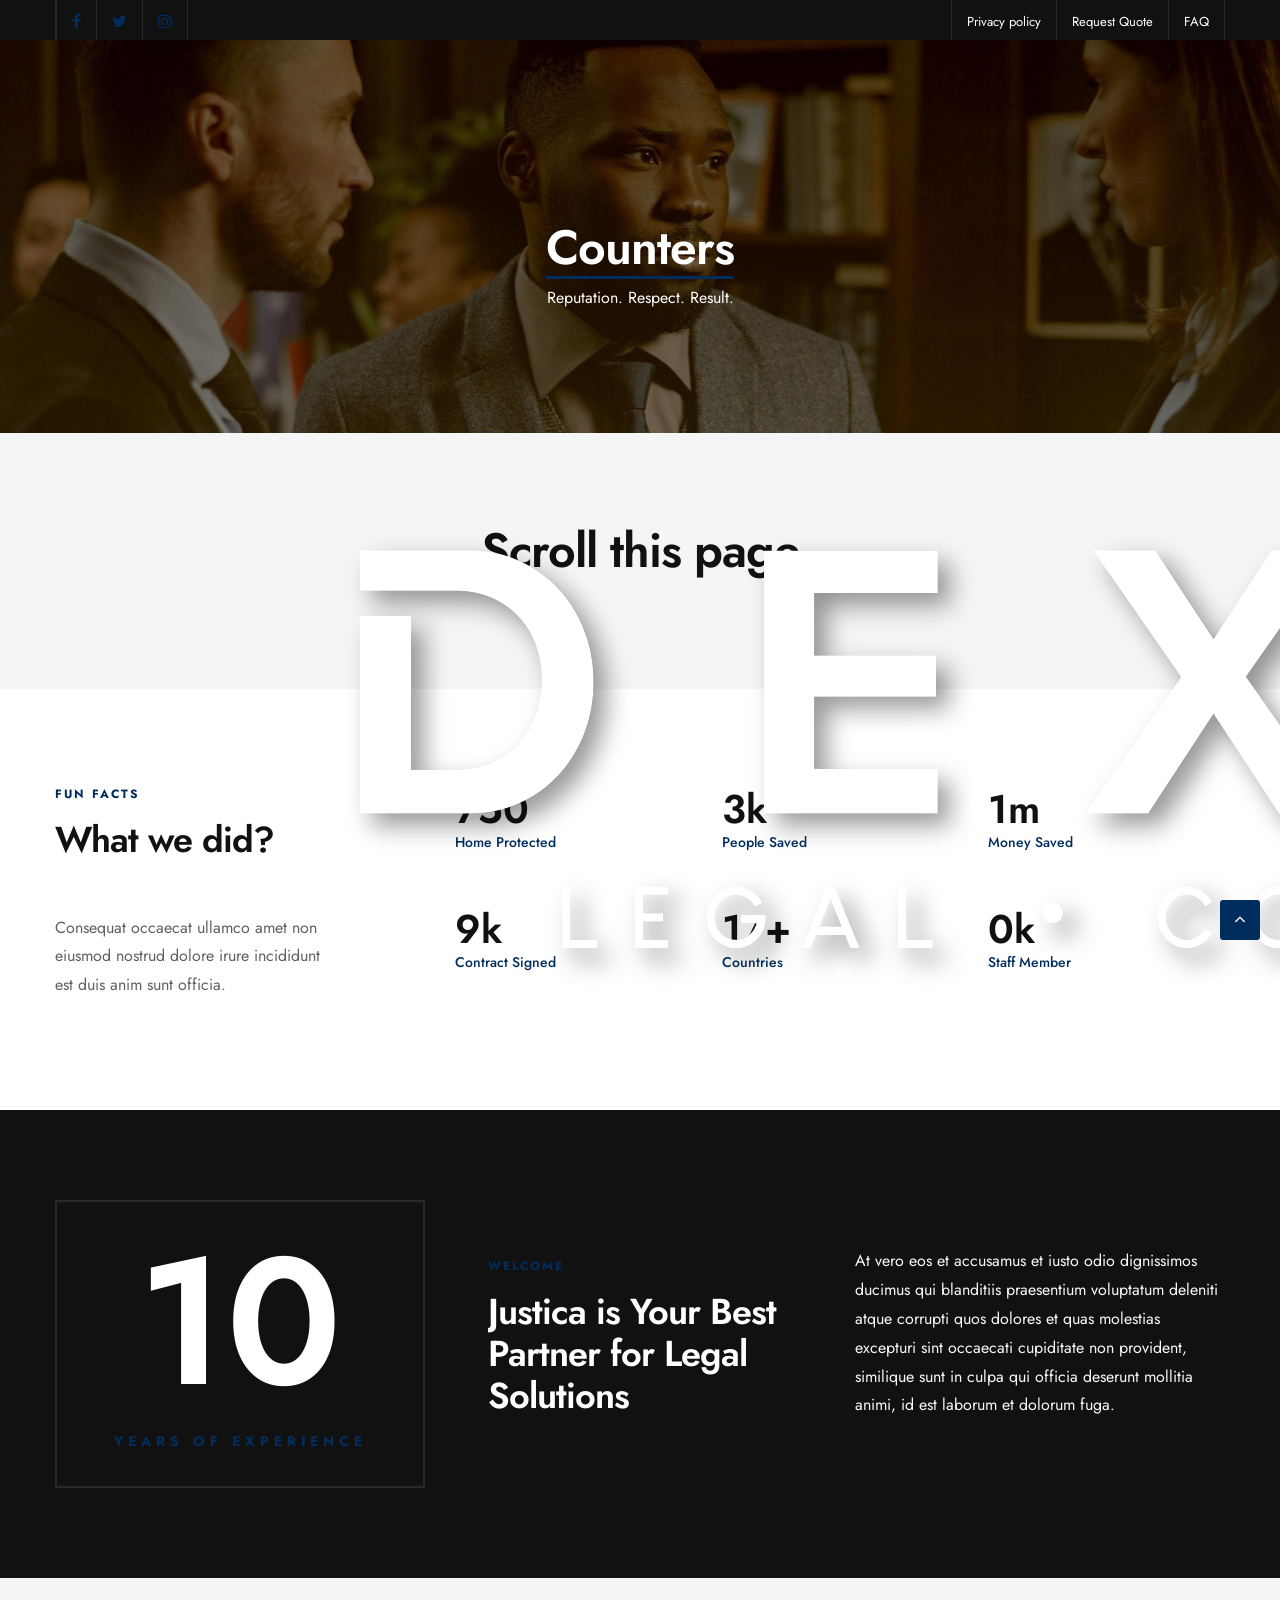
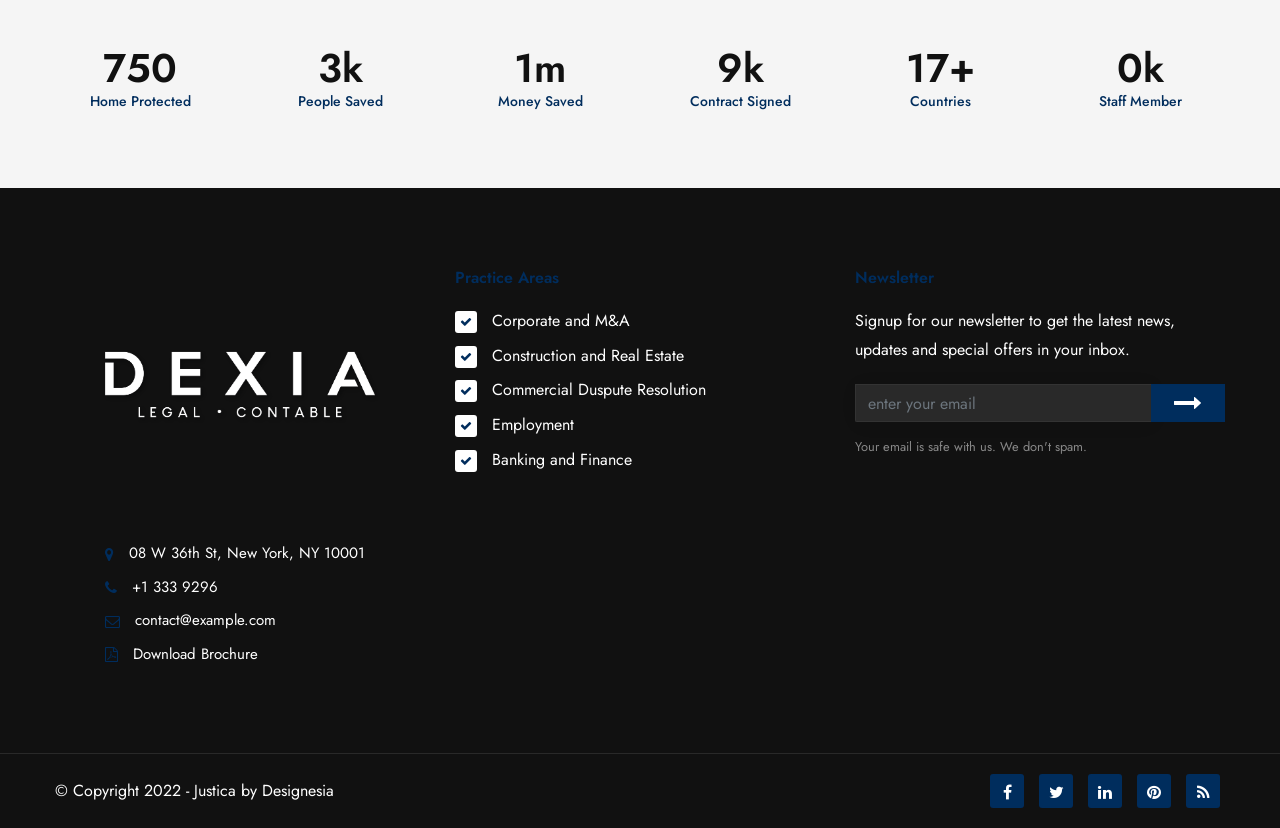
<file: counters.html>
<!DOCTYPE html>
<html lang="zxx">

<head>
    <meta charset="utf-8">
    <title>Justica - Lawyer and Attorney Website Template</title>
    <link rel="icon" href="images/icon.png" type="image/gif" sizes="16x16">
    <meta content="width=device-width, initial-scale=1.0" name="viewport" />
    <meta content="Justica - Lawyer and Attorney Website Template" name="description">
    <meta content="" name="keywords">
    <meta content="" name="author">
    <!--[if lt IE 9]>
    <script src="js/html5shiv.js"></script>
    <![endif]-->
    <!-- CSS Files
    ================================================== -->
    <link id="bootstrap" href="css/bootstrap.min.css" rel="stylesheet" type="text/css" />
    <link id="bootstrap-grid" href="css/bootstrap-grid.min.css" rel="stylesheet" type="text/css" />
    <link id="bootstrap-reboot" href="css/bootstrap-reboot.min.css" rel="stylesheet" type="text/css" />
    <link href="css/animate.css" rel="stylesheet" type="text/css">
    <link href="css/owl.carousel.css" rel="stylesheet" type="text/css">
    <link href="css/owl.theme.css" rel="stylesheet" type="text/css">
    <link href="css/owl.transitions.css" rel="stylesheet" type="text/css">
    <link href="css/magnific-popup.css" rel="stylesheet" type="text/css">
    <link href="css/jquery.countdown.css" rel="stylesheet" type="text/css">
    <link href="css/style.css" rel="stylesheet" type="text/css">
    <!-- color scheme -->
    <link id="colors" href="css/colors/scheme-01.css" rel="stylesheet" type="text/css">
    <link href="css/coloring.css" rel="stylesheet" type="text/css">
</head>

<body>
    <div id="wrapper">
        <div id="topbar" class="text-white bg-color">
            <div class="container">
                <div class="topbar-left sm-hide">
                    <span class="topbar-widget tb-social">
                        <a href="#"><i class="fa fa-facebook"></i></a>
                        <a href="#"><i class="fa fa-twitter"></i></a>
                        <a href="#"><i class="fa fa-instagram"></i></a>
                    </span>
                </div>
                <div class="topbar-right">
                    <div class="topbar-right">
                        <span class="topbar-widget"><a href="#">Privacy policy</a></span>
                        <span class="topbar-widget"><a href="#">Request Quote</a></span>
                        <span class="topbar-widget"><a href="#">FAQ</a></span>
                    </div>
                </div>
                <div class="clearfix"></div>
            </div>
        </div>
        <!-- header begin -->
        <header class="transparent">
            <div class="container">
                <div class="row">
                    <div class="col-md-12">
                        <div class="de-flex sm-pt10">
                            <div class="de-flex-col">
                                <!-- logo begin -->
                                <div id="logo">
                                    <a href="index.html">
                                        <img alt="" class="logo" src="images/logo-light.png" />
                                        <img alt="" class="logo-2" src="images/logo.png" />
                                    </a>
                                </div>
                                <!-- logo close -->
                            </div>
                            <div class="de-flex-col header-col-mid">
                                <!-- mainmenu begin -->
                                <ul id="mainmenu">
                                    <li><a href="index.html">Home</a>
                                        <ul>
                                            <li><a href="index-6.html">New: Homepage 6</a></li>
                                            <li><a href="index.html">Homepage 1</a></li>
                                            <li><a href="index-2.html">Homepage 2</a></li>
                                            <li><a href="index-3.html">Homepage 3</a></li>
                                            <li><a href="index-4.html">Homepage 4</a></li>
                                            <li><a href="index-5.html">Homepage 5</a></li>
                                        </ul>
                                    </li>
                                    <li><a href="about.html">About</a>
                                        <ul>
                                            <li><a href="about.html">About Us</a></li>
                                            <li><a href="team.html">The Team</a></li>
                                            <li><a href="faq.html">FAQ</a></li>
                                        </ul>
                                    </li>
                                    <li><a href="practice-areas.html">Practice Areas</a>
                                        <ul>
                                            <li><a href="practice-areas.html">Practice Areas 1</a></li>
                                            <li><a href="practice-areas-2.html">Practice Areas 2</a></li>
                                        </ul>
                                    </li>
                                    <li><a href="news.html">News</a>
                                        <ul>
                                            <li><a href="news.html">News List</a></li>
                                            <li><a href="news-single.html">News Single</a></li>
                                        </ul>
                                    </li>
                                    <li><a href="contact.html">Contact</a></li>
                                     <li><a href="#">Elements</a>
                                        <ul>
                                            <li><a href="accordion.html">Accordion</a></li>
                                            <li><a href="alerts.html">Alerts</a></li>
                                            <li><a href="counters.html">Counters</a></li>
                                            <li><a href="faq.html">FAQ</a></li>
                                            <li><a href="gallery.html">Gallery</a></li>
                                            <li><a href="icon-set-1.html">Icon Set 1</a></li>
                                            <li><a href="modal.html">Modal</a></li>
                                            <li><a href="progress-bar.html">Progress Bar</a></li>
                                            <li><a href="tabs.html">Tabs</a></li>
                                            <li><a href="testimonials.html">Testimonials</a></li>
                                        </ul>
                                    </li>
                                </ul>
                                <!-- mainmenu close -->
                            </div>
                            <div class="de-flex-col">
                                <div class="h-phone md-hide"><span>Need&nbsp;Help?</span><i class="fa fa-phone"></i> 1 200 300 9000</div>
                                <span id="menu-btn"></span>
                            </div>
                        </div>
                    </div>
                </div>
            </div>
        </header>
        <!-- header close -->
        <!-- content begin -->
        <div class="no-bottom no-top" id="content">
            <div id="top"></div>
            <!-- section begin -->
            <section id="subheader" class="jarallax text-white">
                <img src="images/background/subheader3.jpg" class="jarallax-img" alt="">
                <div class="center-y relative text-center">
                    <div class="container">
                        <div class="row">
                            <div class="col text-center">
                                <div class="spacer-single"></div>
                                <h1>Counters</h1>
                                <p>Reputation. Respect. Result.</p>
                            </div>
                            <div class="clearfix"></div>
                        </div>
                    </div>
                </div>
            </section>
            <!-- section begin -->
            <section aria-label="section" data-bgcolor="#f5f5f5">
                <div class="container">
                    <div class="row">
                        <div class="col-md-12 text-center">
                            <h1>Scroll this page</h1>
                        </div>
                    </div>
                </div>
            </section>
            <section>
                <div class="container">
                    <div class="row">
                        <div class="col-md-3">
                            <span class="p-title">Fun facts</span><br>
                            <h2>
                                What we did?
                            </h2>
                            <div class="small-border sm-left"></div>
                            <p>Consequat occaecat ullamco amet non eiusmod nostrud dolore irure incididunt est duis anim sunt officia.</p>
                        </div>
                        <div class="col-md-8 offset-md-1">
                            <div class="row">
                                <div class="col-lg-4 col-md-6 wow fadeInRight mb30" data-wow-delay="0s">
                                    <div class="de_count">
                                        <h3><span class="timer" data-to="4500" data-speed="3000">0</span></h3>
                                        <h5 class="id-color">Home Protected</h5>
                                    </div>
                                </div>
                                <div class="col-lg-4 col-md-6 wow fadeInRight mb30" data-wow-delay=".25s">
                                    <div class="de_count">
                                        <h3><span class="timer" data-to="16" data-speed="3000">0</span>k</h3>
                                        <h5 class="id-color">People Saved</h5>
                                    </div>
                                </div>
                                <div class="col-lg-4 col-md-6 wow fadeInRight mb30" data-wow-delay=".4s">
                                    <div class="de_count">
                                        <h3><span class="timer" data-to="4" data-speed="3000">0</span>m</h3>
                                        <h5 class="id-color">Money Saved</h5>
                                    </div>
                                </div>
                                <div class="col-lg-4 col-md-6 wow fadeInRight mb30" data-wow-delay=".6s">
                                    <div class="de_count">
                                        <h3><span class="timer" data-to="52" data-speed="3000">0</span>k</h3>
                                        <h5 class="id-color">Contract Signed</h5>
                                    </div>
                                </div>
                                <div class="col-lg-4 col-md-6 wow fadeInRight mb30" data-wow-delay=".8s">
                                    <div class="de_count">
                                        <h3><span class="timer" data-to="100" data-speed="3000">0</span>+</h3>
                                        <h5 class="id-color">Countries</h5>
                                    </div>
                                </div>
                                <div class="col-lg-4 col-md-6 wow fadeInRight mb30" data-wow-delay="1s">
                                    <div class="de_count">
                                        <h3><span class="timer" data-to="2" data-speed="3000">2</span>k</h3>
                                        <h5 class="id-color">Staff Member</h5>
                                    </div>
                                </div>
                            </div>
                        </div>
                    </div>
                </div>
            </section>
            <section id="section-text" data-bgcolor="#111111" class="text-light">
                <div class="container">
                    <div class="row align-items-center">
                        <div class="col-lg-4 col-md-12 wow fadeInRight" data-wow-delay=".2s">
                            <div class="de_count ultra-big s2 text-center">
                                <h3 class="timer" data-to="20" data-speed="1000">20</h3>
                                <span class="id-color">Years of Experience</span>
                            </div>
                        </div>
                        <div class="col-lg-4 p-lg-5  mb-sm-30 wow fadeInRight" data-wow-delay=".4s">
                            <span class="p-title">Welcome</span><br>
                            <h2>Justica is Your Best Partner for Legal Solutions</h2>
                        </div>
                        <div class="col-lg-4 wow fadeInRight" data-wow-delay=".6s">
                            <p>
                                At vero eos et accusamus et iusto odio dignissimos ducimus qui blanditiis praesentium voluptatum deleniti atque corrupti quos dolores et quas molestias excepturi sint occaecati cupiditate non provident, similique sunt in culpa qui officia deserunt mollitia animi, id est laborum et dolorum fuga.
                            </p>
                        </div>
                    </div>
                </div>
            </section>
            <section class="pt60 pb60" data-bgcolor="#f5f5f5">
                <div class="container">
                    <div class="row text-center">
                        <div class="col-lg-2 col-md-3 wow fadeInUp mb-sm-30" data-wow-delay="0s">
                            <div class="de_count">
                                <h3><span class="timer" data-to="4500" data-speed="3000">0</span></h3>
                                <h5 class="id-color">Home Protected</h5>
                            </div>
                        </div>
                        <div class="col-lg-2 col-md-3 wow fadeInUp mb-sm-30" data-wow-delay=".25s">
                            <div class="de_count">
                                <h3><span class="timer" data-to="16" data-speed="3000">0</span>k</h3>
                                <h5 class="id-color">People Saved</h5>
                            </div>
                        </div>
                        <div class="col-lg-2 col-md-3 wow fadeInUp mb-sm-30" data-wow-delay=".4s">
                            <div class="de_count">
                                <h3><span class="timer" data-to="4" data-speed="3000">0</span>m</h3>
                                <h5 class="id-color">Money Saved</h5>
                            </div>
                        </div>
                        <div class="col-lg-2 col-md-3 wow fadeInUp mb-sm-30" data-wow-delay=".6s">
                            <div class="de_count">
                                <h3><span class="timer" data-to="52" data-speed="3000">0</span>k</h3>
                                <h5 class="id-color">Contract Signed</h5>
                            </div>
                        </div>
                        <div class="col-lg-2 col-md-3 wow fadeInUp mb-sm-30" data-wow-delay=".8s">
                            <div class="de_count">
                                <h3><span class="timer" data-to="100" data-speed="3000">0</span>+</h3>
                                <h5 class="id-color">Countries</h5>
                            </div>
                        </div>
                        <div class="col-lg-2 col-md-3 wow fadeInUp mb-sm-30" data-wow-delay="1s">
                            <div class="de_count">
                                <h3><span class="timer" data-to="2" data-speed="3000">2</span>k</h3>
                                <h5 class="id-color">Staff Member</h5>
                            </div>
                        </div>
                    </div>
                </div>
            </section>
            <!-- section close -->
        </div>
        <!-- content close -->
        <a href="#" id="back-to-top"></a>
        <!-- footer begin -->
        <footer>
            <div class="container">
                <div class="row">
                    <div class="col-lg-4">
                        <div class="widget">
                            <a href="index.html"><img alt="" class="img-fluid mb20" src="images/logo-light.png"></a>
                            <address class="s1">
                                <span><i class="id-color fa fa-map-marker fa-lg"></i>08 W 36th St, New York, NY 10001</span>
                                <span><i class="id-color fa fa-phone fa-lg"></i>+1 333 9296</span>
                                <span><i class="id-color fa fa-envelope-o fa-lg"></i><a href="mailto:contact@example.com">contact@example.com</a></span>
                                <span><i class="id-color fa fa-file-pdf-o fa-lg"></i><a href="#">Download Brochure</a></span>
                            </address>
                        </div>
                    </div>
                    <div class="col-md-4">
                        <h5 class="id-color mb20">Practice Areas</h5>
                        <ul class="ul-style-2">
                            <li>Corporate and M&A</li>
                            <li>Construction and Real Estate</li>
                            <li>Commercial Duspute Resolution</li>
                            <li>Employment</li>
                            <li>Banking and Finance</li>
                        </ul>
                    </div>
                    <div class="col-lg-4">
                        <div class="widget">
                            <h5 class="id-color">Newsletter</h5>
                            <p>Signup for our newsletter to get the latest news, updates and special offers in your inbox.</p>
                            <form action="blank.php" class="row" id="form_subscribe" method="post" name="form_subscribe">
                                <div class="col text-center">
                                    <input class="form-control" id="name_1" name="name_1" placeholder="enter your email" type="text" /> <a href="#" id="btn-submit"><i class="fa fa-long-arrow-right"></i></a>
                                    <div class="clearfix"></div>
                                </div>
                            </form>
                            <div class="spacer-10"></div>
                            <small>Your email is safe with us. We don't spam.</small>
                        </div>
                    </div>
                </div>
            </div>
            <div class="subfooter">
                <div class="container">
                    <div class="row">
                        <div class="col-md-12">
                            <div class="de-flex">
                                <div class="de-flex-col">
                                    &copy; Copyright 2022 - Justica by Designesia
                                </div>
                                <div class="de-flex-col">
                                    <div class="social-icons">
                                        <a href="#"><i class="fa fa-facebook fa-lg"></i></a>
                                        <a href="#"><i class="fa fa-twitter fa-lg"></i></a>
                                        <a href="#"><i class="fa fa-linkedin fa-lg"></i></a>
                                        <a href="#"><i class="fa fa-pinterest fa-lg"></i></a>
                                        <a href="#"><i class="fa fa-rss fa-lg"></i></a>
                                    </div>
                                </div>
                            </div>
                        </div>
                    </div>
                </div>
            </div>
        </footer>
        <!-- footer close -->
        <div id="preloader">
            <div class="spinner">
                <div class="bounce1"></div>
                <div class="bounce2"></div>
                <div class="bounce3"></div>
            </div>
        </div>
    </div>
    
    <!-- Javascript Files
    ================================================== -->
    <script src="js/jquery.min.js"></script>
    <script src="js/bootstrap.min.js"></script>
    <script src="js/wow.min.js"></script>
    <script src="js/jquery.isotope.min.js"></script>
    <script src="js/easing.js"></script>
    <script src="js/owl.carousel.js"></script>
    <script src="js/validation.js"></script>
    <script src="js/jquery.magnific-popup.min.js"></script>
    <script src="js/enquire.min.js"></script>
    <script src="js/jquery.stellar.min.js"></script>
    <script src="js/jquery.plugin.js"></script>
    <script src="js/typed.js"></script>
    <script src="js/jarallax.js"></script>
    <script src="js/jquery.countTo.js"></script>
    <script src="js/jquery.countdown.js"></script>
    <script src="js/designesia.js"></script>
</body>

</html>
</file>
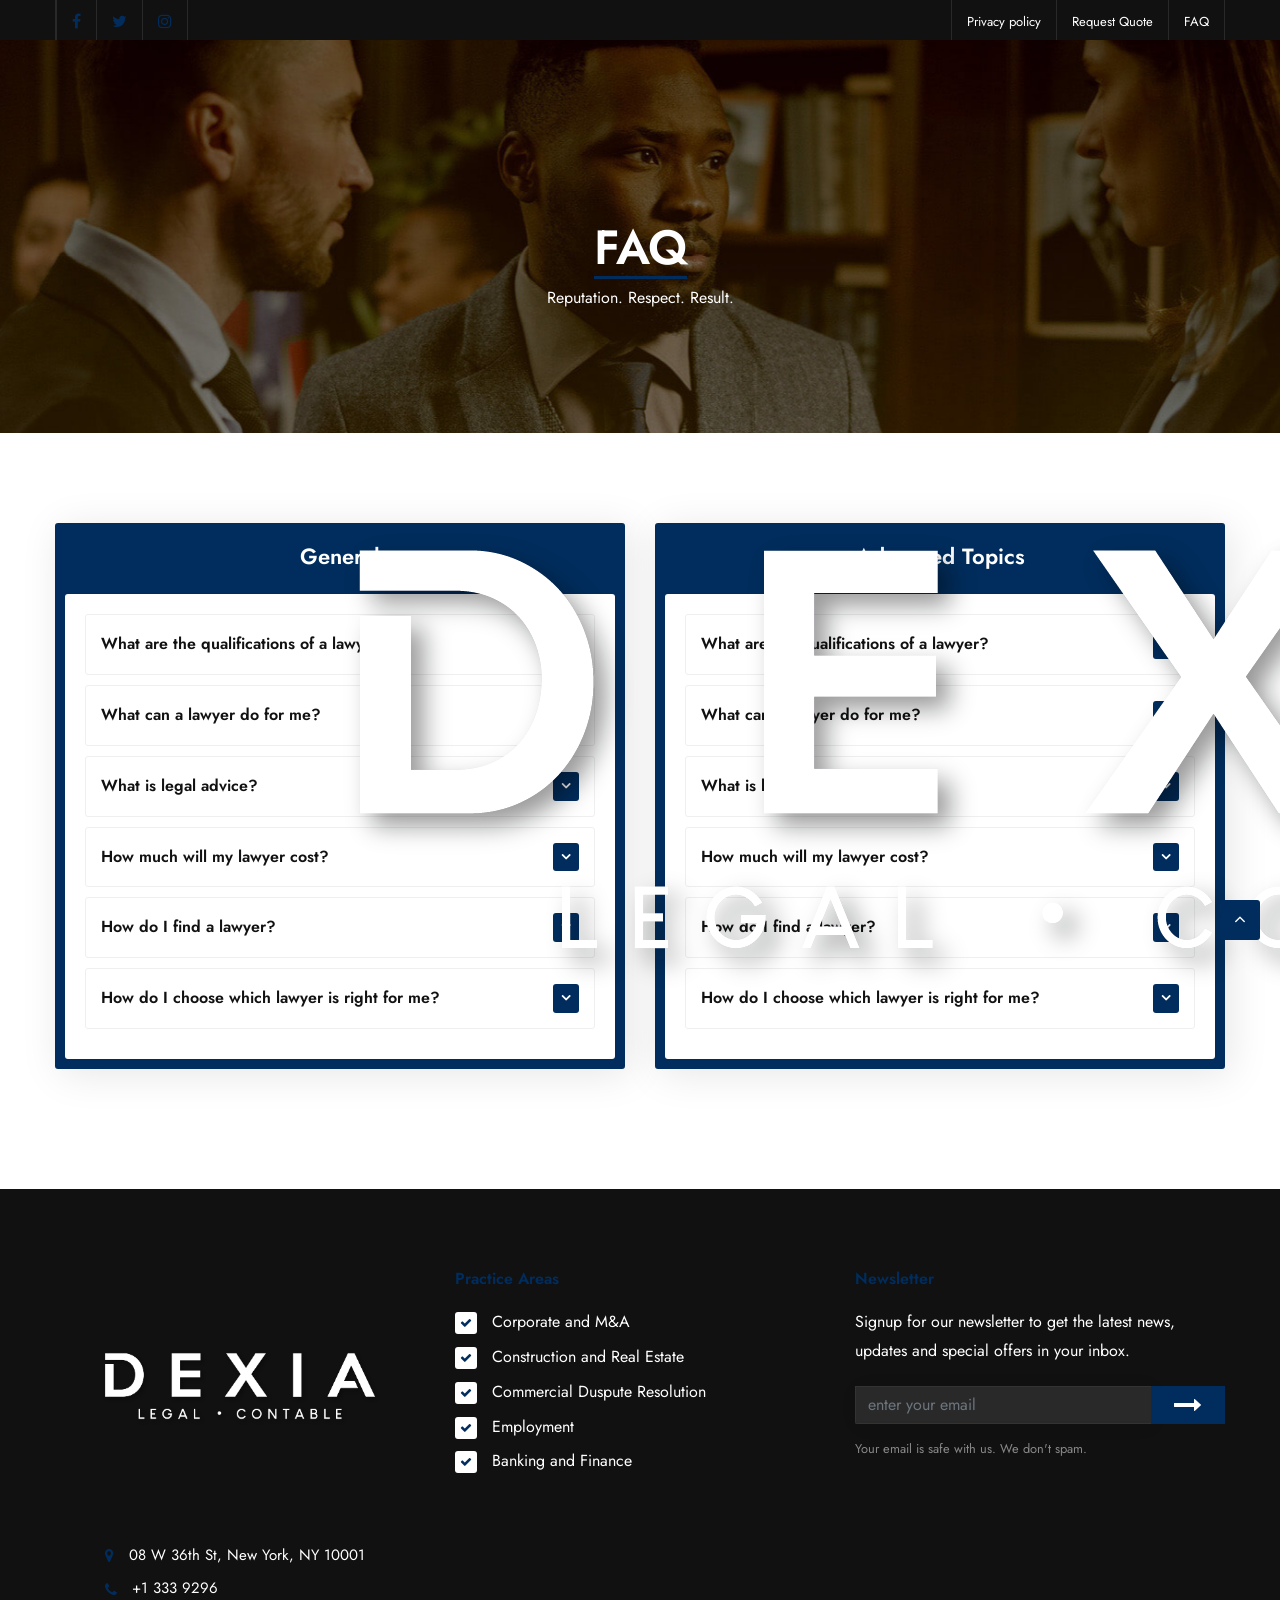
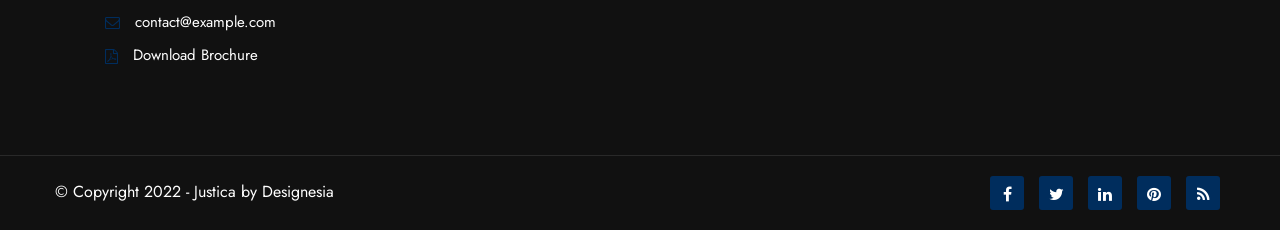
<file: faq.html>
<!DOCTYPE html>
<html lang="zxx">

<head>
    <meta charset="utf-8">
    <title>Justica - Lawyer and Attorney Website Template</title>
    <link rel="icon" href="images/icon.png" type="image/gif" sizes="16x16">
    <meta content="width=device-width, initial-scale=1.0" name="viewport" />
    <meta content="Justica - Lawyer and Attorney Website Template" name="description">
    <meta content="" name="keywords">
    <meta content="" name="author">
    <!--[if lt IE 9]>
    <script src="js/html5shiv.js"></script>
    <![endif]-->
    <!-- CSS Files
    ================================================== -->
    <link id="bootstrap" href="css/bootstrap.min.css" rel="stylesheet" type="text/css" />
    <link id="bootstrap-grid" href="css/bootstrap-grid.min.css" rel="stylesheet" type="text/css" />
    <link id="bootstrap-reboot" href="css/bootstrap-reboot.min.css" rel="stylesheet" type="text/css" />
    <link href="css/animate.css" rel="stylesheet" type="text/css">
    <link href="css/owl.carousel.css" rel="stylesheet" type="text/css">
    <link href="css/owl.theme.css" rel="stylesheet" type="text/css">
    <link href="css/owl.transitions.css" rel="stylesheet" type="text/css">
    <link href="css/magnific-popup.css" rel="stylesheet" type="text/css">
    <link href="css/jquery.countdown.css" rel="stylesheet" type="text/css">
    <link href="css/style.css" rel="stylesheet" type="text/css">
    <!-- color scheme -->
    <link id="colors" href="css/colors/scheme-01.css" rel="stylesheet" type="text/css">
    <link href="css/coloring.css" rel="stylesheet" type="text/css">
</head>

<body>
    <div id="wrapper">
        <div id="topbar" class="text-white bg-color">
            <div class="container">
                <div class="topbar-left sm-hide">
                    <span class="topbar-widget tb-social">
                        <a href="#"><i class="fa fa-facebook"></i></a>
                        <a href="#"><i class="fa fa-twitter"></i></a>
                        <a href="#"><i class="fa fa-instagram"></i></a>
                    </span>
                </div>
                <div class="topbar-right">
                    <div class="topbar-right">
                        <span class="topbar-widget"><a href="#">Privacy policy</a></span>
                        <span class="topbar-widget"><a href="#">Request Quote</a></span>
                        <span class="topbar-widget"><a href="#">FAQ</a></span>
                    </div>
                </div>
                <div class="clearfix"></div>
            </div>
        </div>
        <!-- header begin -->
        <header class="transparent">
            <div class="container">
                <div class="row">
                    <div class="col-md-12">
                        <div class="de-flex sm-pt10">
                            <div class="de-flex-col">
                                <!-- logo begin -->
                                <div id="logo">
                                    <a href="index.html">
                                        <img alt="" class="logo" src="images/logo-light.png" />
                                        <img alt="" class="logo-2" src="images/logo.png" />
                                    </a>
                                </div>
                                <!-- logo close -->
                            </div>
                            <div class="de-flex-col header-col-mid">
                                <!-- mainmenu begin -->
                                <ul id="mainmenu">
                                    <li><a href="index.html">Home</a>
                                        <ul>
                                            <li><a href="index-6.html">New: Homepage 6</a></li>
                                            <li><a href="index.html">Homepage 1</a></li>
                                            <li><a href="index-2.html">Homepage 2</a></li>
                                            <li><a href="index-3.html">Homepage 3</a></li>
                                            <li><a href="index-4.html">Homepage 4</a></li>
                                            <li><a href="index-5.html">Homepage 5</a></li>
                                        </ul>
                                    </li>
                                    <li><a href="about.html">About</a>
                                        <ul>
                                            <li><a href="about.html">About Us</a></li>
                                            <li><a href="team.html">The Team</a></li>
                                            <li><a href="faq.html">FAQ</a></li>
                                        </ul>
                                    </li>
                                    <li><a href="practice-areas.html">Practice Areas</a>
                                        <ul>
                                            <li><a href="practice-areas.html">Practice Areas 1</a></li>
                                            <li><a href="practice-areas-2.html">Practice Areas 2</a></li>
                                        </ul>
                                    </li>
                                    <li><a href="news.html">News</a>
                                        <ul>
                                            <li><a href="news.html">News List</a></li>
                                            <li><a href="news-single.html">News Single</a></li>
                                        </ul>
                                    </li>
                                    <li><a href="contact.html">Contact</a></li>
                                     <li><a href="#">Elements</a>
                                        <ul>
                                            <li><a href="accordion.html">Accordion</a></li>
                                            <li><a href="alerts.html">Alerts</a></li>
                                            <li><a href="counters.html">Counters</a></li>
                                            <li><a href="faq.html">FAQ</a></li>
                                            <li><a href="gallery.html">Gallery</a></li>
                                            <li><a href="icon-set-1.html">Icon Set 1</a></li>
                                            <li><a href="modal.html">Modal</a></li>
                                            <li><a href="progress-bar.html">Progress Bar</a></li>
                                            <li><a href="tabs.html">Tabs</a></li>
                                            <li><a href="testimonials.html">Testimonials</a></li>
                                        </ul>
                                    </li>
                                </ul>
                                <!-- mainmenu close -->
                            </div>
                            <div class="de-flex-col">
                                <div class="h-phone md-hide"><span>Need&nbsp;Help?</span><i class="fa fa-phone"></i> 1 200 300 9000</div>
                                <span id="menu-btn"></span>
                            </div>
                        </div>
                    </div>
                </div>
            </div>
        </header>
        <!-- header close -->
        <!-- content begin -->
        <div class="no-bottom no-top" id="content">
            <div id="top"></div>
            <!-- section begin -->
            <section id="subheader" class="jarallax text-white">
                <img src="images/background/subheader3.jpg" class="jarallax-img" alt="">
                <div class="center-y relative text-center">
                    <div class="container">
                        <div class="row">
                            <div class="col text-center">
                                <div class="spacer-single"></div>
                                <h1>FAQ</h1>
                                <p>Reputation. Respect. Result.</p>
                            </div>
                            <div class="clearfix"></div>
                        </div>
                    </div>
                </div>
            </section>
            <!-- section close -->
            <section id="section-features">
                <div class="container">
                    <div class="row">
                        <div class="col-md-6 mb30">
                            <div class="box-highlight">
                                <div class="heading text-center text-light">
                                    <h3>General</h3>
                                </div>
                                <div class="content">
                                    <div class="accordion">
                                        <div class="accordion-section">
                                            <div class="accordion-section-title" data-tab="#accordion-1">
                                                What are the qualifications of a lawyer?
                                            </div>
                                            <div class="accordion-section-content" id="accordion-1">
                                                <p>At vero eos et accusamus et iusto odio dignissimos ducimus qui blanditiis praesentium voluptatum deleniti atque corrupti quos dolores et quas molestias excepturi sint occaecati cupiditate non provident, similique sunt in culpa qui officia deserunt mollitia animi, id est laborum et dolorum fuga. Et harum quidem rerum facilis est et expedita distinctio.</p>
                                            </div>
                                            <div class="accordion-section-title" data-tab="#accordion-2">
                                                What can a lawyer do for me?
                                            </div>
                                            <div class="accordion-section-content" id="accordion-2">
                                                <p>At vero eos et accusamus et iusto odio dignissimos ducimus qui blanditiis praesentium voluptatum deleniti atque corrupti quos dolores et quas molestias excepturi sint occaecati cupiditate non provident, similique sunt in culpa qui officia deserunt mollitia animi, id est laborum et dolorum fuga. Et harum quidem rerum facilis est et expedita distinctio.</p>
                                            </div>
                                            <div class="accordion-section-title" data-tab="#accordion-3">
                                                What is legal advice?
                                            </div>
                                            <div class="accordion-section-content" id="accordion-3">
                                                <p>At vero eos et accusamus et iusto odio dignissimos ducimus qui blanditiis praesentium voluptatum deleniti atque corrupti quos dolores et quas molestias excepturi sint occaecati cupiditate non provident, similique sunt in culpa qui officia deserunt mollitia animi, id est laborum et dolorum fuga. Et harum quidem rerum facilis est et expedita distinctio.</p>
                                            </div>
                                            <div class="accordion-section-title" data-tab="#accordion-4">
                                                How much will my lawyer cost?
                                            </div>
                                            <div class="accordion-section-content" id="accordion-4">
                                                <p>At vero eos et accusamus et iusto odio dignissimos ducimus qui blanditiis praesentium voluptatum deleniti atque corrupti quos dolores et quas molestias excepturi sint occaecati cupiditate non provident, similique sunt in culpa qui officia deserunt mollitia animi, id est laborum et dolorum fuga. Et harum quidem rerum facilis est et expedita distinctio.</p>
                                            </div>
                                            <div class="accordion-section-title" data-tab="#accordion-5">
                                                How do I find a lawyer?
                                            </div>
                                            <div class="accordion-section-content" id="accordion-5">
                                                <p>At vero eos et accusamus et iusto odio dignissimos ducimus qui blanditiis praesentium voluptatum deleniti atque corrupti quos dolores et quas molestias excepturi sint occaecati cupiditate non provident, similique sunt in culpa qui officia deserunt mollitia animi, id est laborum et dolorum fuga. Et harum quidem rerum facilis est et expedita distinctio.</p>
                                            </div>
                                            <div class="accordion-section-title" data-tab="#accordion-6">
                                                How do I choose which lawyer is right for me? 
                                            </div>
                                            <div class="accordion-section-content" id="accordion-6">
                                                <p>At vero eos et accusamus et iusto odio dignissimos ducimus qui blanditiis praesentium voluptatum deleniti atque corrupti quos dolores et quas molestias excepturi sint occaecati cupiditate non provident, similique sunt in culpa qui officia deserunt mollitia animi, id est laborum et dolorum fuga. Et harum quidem rerum facilis est et expedita distinctio.</p>
                                            </div>
                                        </div>
                                    </div>
                                </div>
                            </div>
                        </div>
                        <div class="col-md-6 mb30">
                            <div class="box-highlight s2">
                                <div class="heading text-center text-light">
                                    <h3>Advanced Topics</h3>
                                </div>
                                <div class="content">
                                    <div class="accordion">
                                        <div class="accordion-section">
                                            <div class="accordion-section-title" data-tab="#accordion-b-1">
                                                What are the qualifications of a lawyer?
                                            </div>
                                            <div class="accordion-section-content" id="accordion-b-1">
                                                <p>At vero eos et accusamus et iusto odio dignissimos ducimus qui blanditiis praesentium voluptatum deleniti atque corrupti quos dolores et quas molestias excepturi sint occaecati cupiditate non provident, similique sunt in culpa qui officia deserunt mollitia animi, id est laborum et dolorum fuga. Et harum quidem rerum facilis est et expedita distinctio.</p>
                                            </div>
                                            <div class="accordion-section-title" data-tab="#accordion-b-2">
                                                What can a lawyer do for me?
                                            </div>
                                            <div class="accordion-section-content" id="accordion-b-2">
                                                <p>At vero eos et accusamus et iusto odio dignissimos ducimus qui blanditiis praesentium voluptatum deleniti atque corrupti quos dolores et quas molestias excepturi sint occaecati cupiditate non provident, similique sunt in culpa qui officia deserunt mollitia animi, id est laborum et dolorum fuga. Et harum quidem rerum facilis est et expedita distinctio.</p>
                                            </div>
                                            <div class="accordion-section-title" data-tab="#accordion-b-3">
                                                What is legal advice?
                                            </div>
                                            <div class="accordion-section-content" id="accordion-b-3">
                                                <p>At vero eos et accusamus et iusto odio dignissimos ducimus qui blanditiis praesentium voluptatum deleniti atque corrupti quos dolores et quas molestias excepturi sint occaecati cupiditate non provident, similique sunt in culpa qui officia deserunt mollitia animi, id est laborum et dolorum fuga. Et harum quidem rerum facilis est et expedita distinctio.</p>
                                            </div>
                                            <div class="accordion-section-title" data-tab="#accordion-b-4">
                                                How much will my lawyer cost?
                                            </div>
                                            <div class="accordion-section-content" id="accordion-b-4">
                                                <p>At vero eos et accusamus et iusto odio dignissimos ducimus qui blanditiis praesentium voluptatum deleniti atque corrupti quos dolores et quas molestias excepturi sint occaecati cupiditate non provident, similique sunt in culpa qui officia deserunt mollitia animi, id est laborum et dolorum fuga. Et harum quidem rerum facilis est et expedita distinctio.</p>
                                            </div>
                                            <div class="accordion-section-title" data-tab="#accordion-b-5">
                                                How do I find a lawyer?
                                            </div>
                                            <div class="accordion-section-content" id="accordion-b-5">
                                                <p>At vero eos et accusamus et iusto odio dignissimos ducimus qui blanditiis praesentium voluptatum deleniti atque corrupti quos dolores et quas molestias excepturi sint occaecati cupiditate non provident, similique sunt in culpa qui officia deserunt mollitia animi, id est laborum et dolorum fuga. Et harum quidem rerum facilis est et expedita distinctio.</p>
                                            </div>
                                            <div class="accordion-section-title" data-tab="#accordion-b-6">
                                                How do I choose which lawyer is right for me? 
                                            </div>
                                            <div class="accordion-section-content" id="accordion-b-6">
                                                <p>At vero eos et accusamus et iusto odio dignissimos ducimus qui blanditiis praesentium voluptatum deleniti atque corrupti quos dolores et quas molestias excepturi sint occaecati cupiditate non provident, similique sunt in culpa qui officia deserunt mollitia animi, id est laborum et dolorum fuga. Et harum quidem rerum facilis est et expedita distinctio.</p>
                                            </div>
                                        </div>
                                    </div>
                                </div>
                            </div>
                        </div>
                    </div>
                </div>
            </section>
        </div>
        <!-- content close -->
        <a href="#" id="back-to-top"></a>
        <!-- footer begin -->
        <footer>
            <div class="container">
                <div class="row">
                    <div class="col-lg-4">
                        <div class="widget">
                            <a href="index.html"><img alt="" class="img-fluid mb20" src="images/logo-light.png"></a>
                            <address class="s1">
                                <span><i class="id-color fa fa-map-marker fa-lg"></i>08 W 36th St, New York, NY 10001</span>
                                <span><i class="id-color fa fa-phone fa-lg"></i>+1 333 9296</span>
                                <span><i class="id-color fa fa-envelope-o fa-lg"></i><a href="mailto:contact@example.com">contact@example.com</a></span>
                                <span><i class="id-color fa fa-file-pdf-o fa-lg"></i><a href="#">Download Brochure</a></span>
                            </address>
                        </div>
                    </div>
                    <div class="col-md-4">
                        <h5 class="id-color mb20">Practice Areas</h5>
                        <ul class="ul-style-2">
                            <li>Corporate and M&A</li>
                            <li>Construction and Real Estate</li>
                            <li>Commercial Duspute Resolution</li>
                            <li>Employment</li>
                            <li>Banking and Finance</li>
                        </ul>
                    </div>
                    <div class="col-lg-4">
                        <div class="widget">
                            <h5 class="id-color">Newsletter</h5>
                            <p>Signup for our newsletter to get the latest news, updates and special offers in your inbox.</p>
                            <form action="blank.php" class="row" id="form_subscribe" method="post" name="form_subscribe">
                                <div class="col text-center">
                                    <input class="form-control" id="name_1" name="name_1" placeholder="enter your email" type="text" /> <a href="#" id="btn-submit"><i class="fa fa-long-arrow-right"></i></a>
                                    <div class="clearfix"></div>
                                </div>
                            </form>
                            <div class="spacer-10"></div>
                            <small>Your email is safe with us. We don't spam.</small>
                        </div>
                    </div>
                </div>
            </div>
            <div class="subfooter">
                <div class="container">
                    <div class="row">
                        <div class="col-md-12">
                            <div class="de-flex">
                                <div class="de-flex-col">
                                    &copy; Copyright 2022 - Justica by Designesia
                                </div>
                                <div class="de-flex-col">
                                    <div class="social-icons">
                                        <a href="#"><i class="fa fa-facebook fa-lg"></i></a>
                                        <a href="#"><i class="fa fa-twitter fa-lg"></i></a>
                                        <a href="#"><i class="fa fa-linkedin fa-lg"></i></a>
                                        <a href="#"><i class="fa fa-pinterest fa-lg"></i></a>
                                        <a href="#"><i class="fa fa-rss fa-lg"></i></a>
                                    </div>
                                </div>
                            </div>
                        </div>
                    </div>
                </div>
            </div>
        </footer>
        <!-- footer close -->
        <div id="preloader">
            <div class="spinner">
                <div class="bounce1"></div>
                <div class="bounce2"></div>
                <div class="bounce3"></div>
            </div>
        </div>
    </div>
    
    <!-- Javascript Files
    ================================================== -->
    <script src="js/jquery.min.js"></script>
    <script src="js/bootstrap.min.js"></script>
    <script src="js/wow.min.js"></script>
    <script src="js/jquery.isotope.min.js"></script>
    <script src="js/easing.js"></script>
    <script src="js/owl.carousel.js"></script>
    <script src="js/validation.js"></script>
    <script src="js/jquery.magnific-popup.min.js"></script>
    <script src="js/enquire.min.js"></script>
    <script src="js/jquery.stellar.min.js"></script>
    <script src="js/jquery.plugin.js"></script>
    <script src="js/typed.js"></script>
    <script src="js/jarallax.js"></script>
    <script src="js/jquery.countTo.js"></script>
    <script src="js/jquery.countdown.js"></script>
    <script src="js/designesia.js"></script>
</body>

</html>
</file>
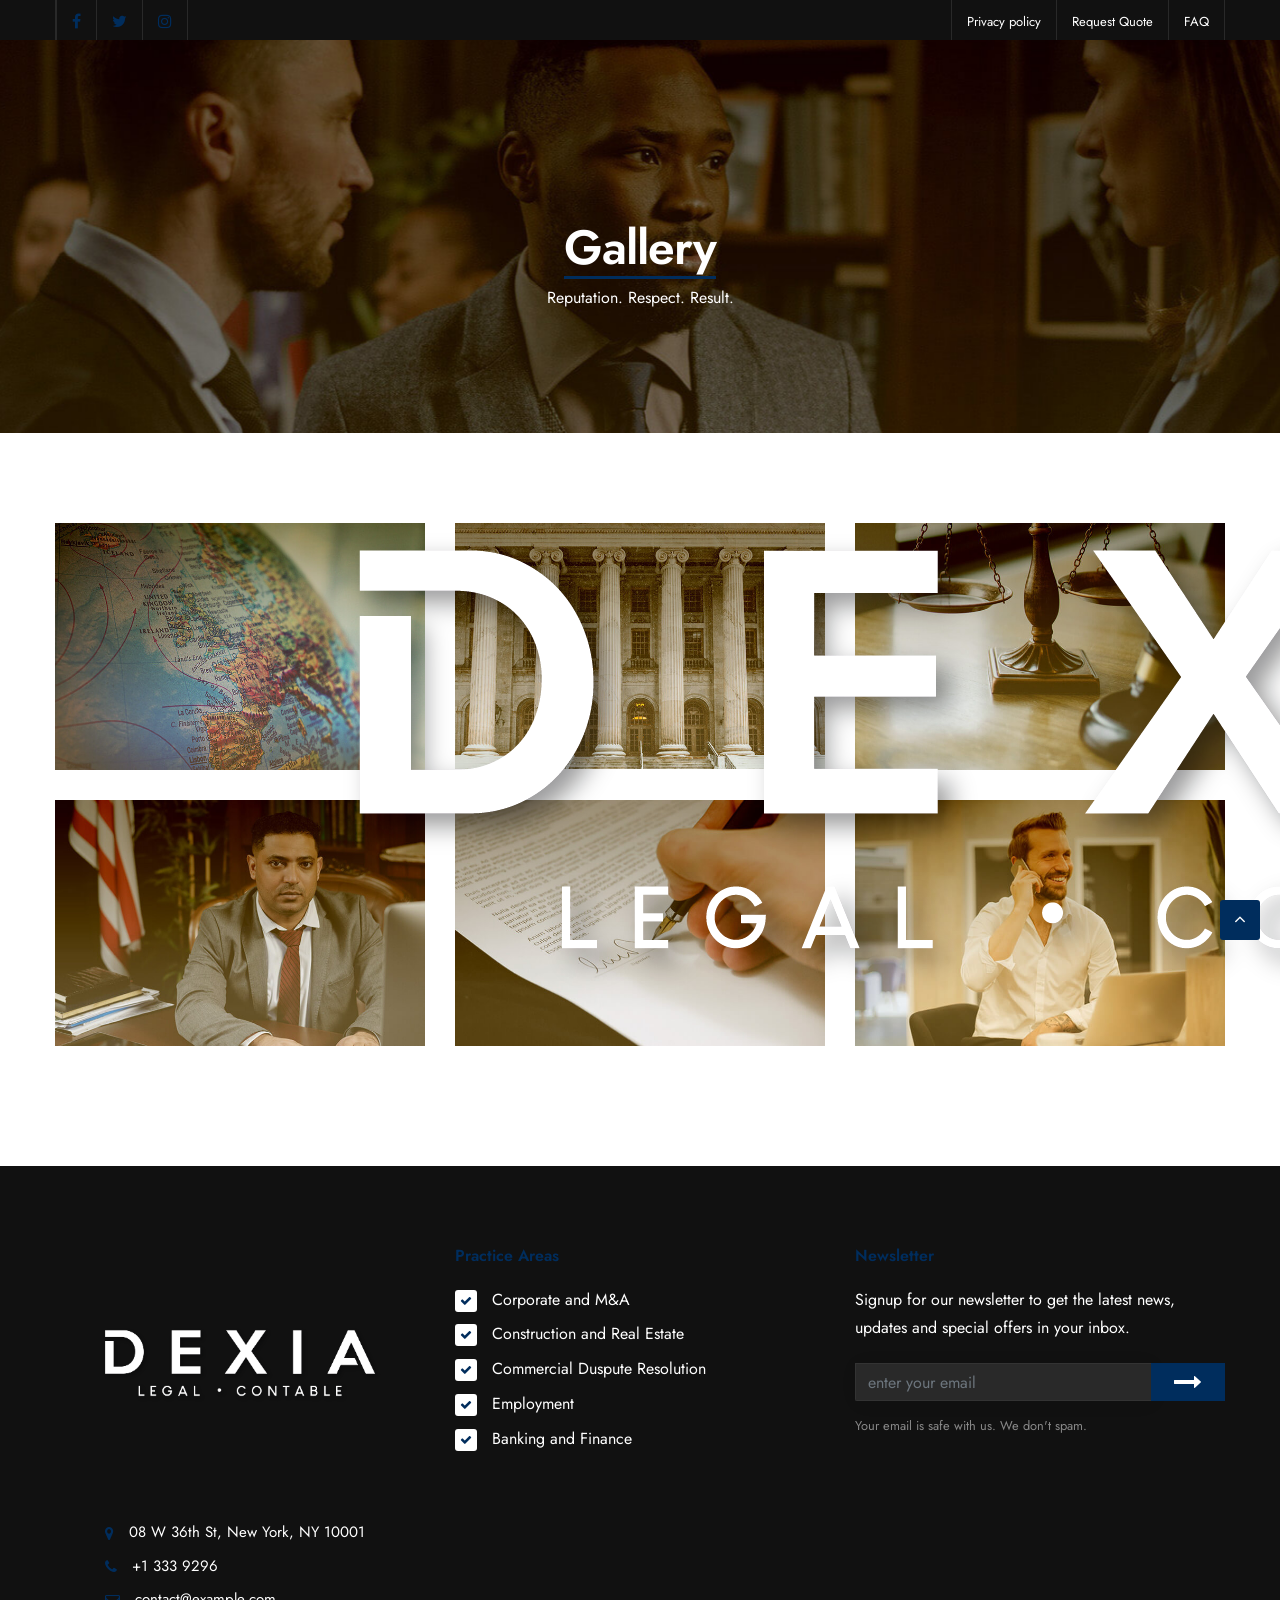
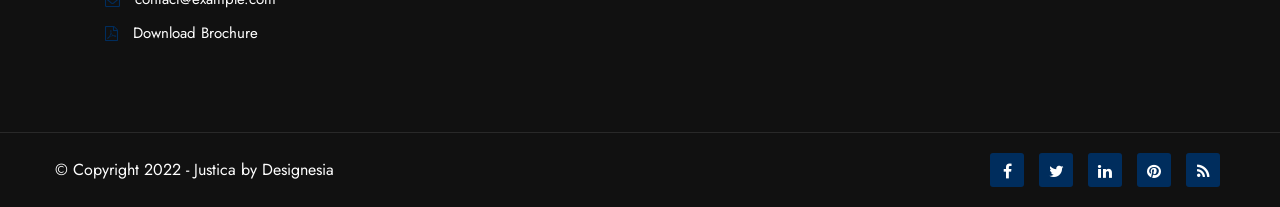
<file: gallery.html>
<!DOCTYPE html>
<html lang="zxx">

<head>
    <meta charset="utf-8">
    <title>Justica - Lawyer and Attorney Website Template</title>
    <link rel="icon" href="images/icon.png" type="image/gif" sizes="16x16">
    <meta content="width=device-width, initial-scale=1.0" name="viewport" />
    <meta content="Justica - Lawyer and Attorney Website Template" name="description">
    <meta content="" name="keywords">
    <meta content="" name="author">
    <!--[if lt IE 9]>
    <script src="js/html5shiv.js"></script>
    <![endif]-->
    <!-- CSS Files
    ================================================== -->
    <link id="bootstrap" href="css/bootstrap.min.css" rel="stylesheet" type="text/css" />
    <link id="bootstrap-grid" href="css/bootstrap-grid.min.css" rel="stylesheet" type="text/css" />
    <link id="bootstrap-reboot" href="css/bootstrap-reboot.min.css" rel="stylesheet" type="text/css" />
    <link href="css/animate.css" rel="stylesheet" type="text/css">
    <link href="css/owl.carousel.css" rel="stylesheet" type="text/css">
    <link href="css/owl.theme.css" rel="stylesheet" type="text/css">
    <link href="css/owl.transitions.css" rel="stylesheet" type="text/css">
    <link href="css/magnific-popup.css" rel="stylesheet" type="text/css">
    <link href="css/jquery.countdown.css" rel="stylesheet" type="text/css">
    <link href="css/style.css" rel="stylesheet" type="text/css">
    <!-- color scheme -->
    <link id="colors" href="css/colors/scheme-01.css" rel="stylesheet" type="text/css">
    <link href="css/coloring.css" rel="stylesheet" type="text/css">
</head>

<body>
    <div id="wrapper">
        <div id="topbar" class="text-white bg-color">
            <div class="container">
                <div class="topbar-left sm-hide">
                    <span class="topbar-widget tb-social">
                        <a href="#"><i class="fa fa-facebook"></i></a>
                        <a href="#"><i class="fa fa-twitter"></i></a>
                        <a href="#"><i class="fa fa-instagram"></i></a>
                    </span>
                </div>
                <div class="topbar-right">
                    <div class="topbar-right">
                        <span class="topbar-widget"><a href="#">Privacy policy</a></span>
                        <span class="topbar-widget"><a href="#">Request Quote</a></span>
                        <span class="topbar-widget"><a href="#">FAQ</a></span>
                    </div>
                </div>
                <div class="clearfix"></div>
            </div>
        </div>
        <!-- header begin -->
        <header class="transparent">
            <div class="container">
                <div class="row">
                    <div class="col-md-12">
                        <div class="de-flex sm-pt10">
                            <div class="de-flex-col">
                                <!-- logo begin -->
                                <div id="logo">
                                    <a href="index.html">
                                        <img alt="" class="logo" src="images/logo-light.png" />
                                        <img alt="" class="logo-2" src="images/logo.png" />
                                    </a>
                                </div>
                                <!-- logo close -->
                            </div>
                            <div class="de-flex-col header-col-mid">
                                <!-- mainmenu begin -->
                                <ul id="mainmenu">
                                    <li><a href="index.html">Home</a>
                                        <ul>
                                            <li><a href="index-6.html">New: Homepage 6</a></li>
                                            <li><a href="index.html">Homepage 1</a></li>
                                            <li><a href="index-2.html">Homepage 2</a></li>
                                            <li><a href="index-3.html">Homepage 3</a></li>
                                            <li><a href="index-4.html">Homepage 4</a></li>
                                            <li><a href="index-5.html">Homepage 5</a></li>
                                        </ul>
                                    </li>
                                    <li><a href="about.html">About</a>
                                        <ul>
                                            <li><a href="about.html">About Us</a></li>
                                            <li><a href="team.html">The Team</a></li>
                                            <li><a href="faq.html">FAQ</a></li>
                                        </ul>
                                    </li>
                                    <li><a href="practice-areas.html">Practice Areas</a>
                                        <ul>
                                            <li><a href="practice-areas.html">Practice Areas 1</a></li>
                                            <li><a href="practice-areas-2.html">Practice Areas 2</a></li>
                                        </ul>
                                    </li>
                                    <li><a href="news.html">News</a>
                                        <ul>
                                            <li><a href="news.html">News List</a></li>
                                            <li><a href="news-single.html">News Single</a></li>
                                        </ul>
                                    </li>
                                    <li><a href="contact.html">Contact</a></li>
                                     <li><a href="#">Elements</a>
                                        <ul>
                                            <li><a href="accordion.html">Accordion</a></li>
                                            <li><a href="alerts.html">Alerts</a></li>
                                            <li><a href="counters.html">Counters</a></li>
                                            <li><a href="faq.html">FAQ</a></li>
                                            <li><a href="gallery.html">Gallery</a></li>
                                            <li><a href="icon-set-1.html">Icon Set 1</a></li>
                                            <li><a href="modal.html">Modal</a></li>
                                            <li><a href="progress-bar.html">Progress Bar</a></li>
                                            <li><a href="tabs.html">Tabs</a></li>
                                            <li><a href="testimonials.html">Testimonials</a></li>
                                        </ul>
                                    </li>
                                </ul>
                                <!-- mainmenu close -->
                            </div>
                            <div class="de-flex-col">
                                <div class="h-phone md-hide"><span>Need&nbsp;Help?</span><i class="fa fa-phone"></i> 1 200 300 9000</div>
                                <span id="menu-btn"></span>
                            </div>
                        </div>
                    </div>
                </div>
            </div>
        </header>
        <!-- header close -->
        <!-- content begin -->
        <div class="no-bottom no-top" id="content">
            <div id="top"></div>
            <!-- section begin -->
            <section id="subheader" class="jarallax text-white">
                <img src="images/background/subheader3.jpg" class="jarallax-img" alt="">
                <div class="center-y relative text-center">
                    <div class="container">
                        <div class="row">
                            <div class="col text-center">
                                <div class="spacer-single"></div>
                                <h1>Gallery</h1>
                                <p>Reputation. Respect. Result.</p>
                            </div>
                            <div class="clearfix"></div>
                        </div>
                    </div>
                </div>
            </section>
            <!-- section begin -->
            <section aria-label="section">
                <div class="container">
                    <div class="row">
                        <div class="col-md-4 mb30">
                            <div class="de-image-hover">
                                <a href="images/news/1.jpg" class="image-popup">
                                    <span class="dih-title-wrap">
                                        <span class="dih-title">Gallery Title</span>
                                    </span>
                                    <span class="dih-overlay"></span>
                                    <img src="images/news/1.jpg" class="img-fluid" alt="">
                                </a>
                            </div>
                        </div>
                        <div class="col-md-4 mb30">
                            <div class="de-image-hover">
                                <a href="images/news/2.jpg" class="image-popup">
                                    <span class="dih-title-wrap">
                                        <span class="dih-title">Gallery Title</span>
                                    </span>
                                    <span class="dih-overlay"></span>
                                    <img src="images/news/2.jpg" class="img-fluid" alt="">
                                </a>
                            </div>
                        </div>
                        <div class="col-md-4 mb30">
                            <div class="de-image-hover">
                                <a href="images/news/3.jpg" class="image-popup">
                                    <span class="dih-title-wrap">
                                        <span class="dih-title">Gallery Title</span>
                                    </span>
                                    <span class="dih-overlay"></span>
                                    <img src="images/news/3.jpg" class="img-fluid" alt="">
                                </a>
                            </div>
                        </div>
                        <div class="col-md-4 mb30">
                            <div class="de-image-hover">
                                <a href="images/news/4.jpg" class="image-popup">
                                    <span class="dih-title-wrap">
                                        <span class="dih-title">Gallery Title</span>
                                    </span>
                                    <span class="dih-overlay"></span>
                                    <img src="images/news/4.jpg" class="img-fluid" alt="">
                                </a>
                            </div>
                        </div>
                        <div class="col-md-4 mb30">
                            <div class="de-image-hover">
                                <a href="images/news/5.jpg" class="image-popup">
                                    <span class="dih-title-wrap">
                                        <span class="dih-title">Gallery Title</span>
                                    </span>
                                    <span class="dih-overlay"></span>
                                    <img src="images/news/5.jpg" class="img-fluid" alt="">
                                </a>
                            </div>
                        </div>
                        <div class="col-md-4 mb30">
                            <div class="de-image-hover">
                                <a href="images/news/6.jpg" class="image-popup">
                                    <span class="dih-title-wrap">
                                        <span class="dih-title">Gallery Title</span>
                                    </span>
                                    <span class="dih-overlay"></span>
                                    <img src="images/news/6.jpg" class="img-fluid" alt="">
                                </a>
                            </div>
                        </div>
                    </div>
                </div>
            </section>
        </div>
        <!-- content close -->
        <a href="#" id="back-to-top"></a>
        <!-- footer begin -->
        <footer>
            <div class="container">
                <div class="row">
                    <div class="col-lg-4">
                        <div class="widget">
                            <a href="index.html"><img alt="" class="img-fluid mb20" src="images/logo-light.png"></a>
                            <address class="s1">
                                <span><i class="id-color fa fa-map-marker fa-lg"></i>08 W 36th St, New York, NY 10001</span>
                                <span><i class="id-color fa fa-phone fa-lg"></i>+1 333 9296</span>
                                <span><i class="id-color fa fa-envelope-o fa-lg"></i><a href="mailto:contact@example.com">contact@example.com</a></span>
                                <span><i class="id-color fa fa-file-pdf-o fa-lg"></i><a href="#">Download Brochure</a></span>
                            </address>
                        </div>
                    </div>
                    <div class="col-md-4">
                        <h5 class="id-color mb20">Practice Areas</h5>
                        <ul class="ul-style-2">
                            <li>Corporate and M&A</li>
                            <li>Construction and Real Estate</li>
                            <li>Commercial Duspute Resolution</li>
                            <li>Employment</li>
                            <li>Banking and Finance</li>
                        </ul>
                    </div>
                    <div class="col-lg-4">
                        <div class="widget">
                            <h5 class="id-color">Newsletter</h5>
                            <p>Signup for our newsletter to get the latest news, updates and special offers in your inbox.</p>
                            <form action="blank.php" class="row" id="form_subscribe" method="post" name="form_subscribe">
                                <div class="col text-center">
                                    <input class="form-control" id="name_1" name="name_1" placeholder="enter your email" type="text" /> <a href="#" id="btn-submit"><i class="fa fa-long-arrow-right"></i></a>
                                    <div class="clearfix"></div>
                                </div>
                            </form>
                            <div class="spacer-10"></div>
                            <small>Your email is safe with us. We don't spam.</small>
                        </div>
                    </div>
                </div>
            </div>
            <div class="subfooter">
                <div class="container">
                    <div class="row">
                        <div class="col-md-12">
                            <div class="de-flex">
                                <div class="de-flex-col">
                                    &copy; Copyright 2022 - Justica by Designesia
                                </div>
                                <div class="de-flex-col">
                                    <div class="social-icons">
                                        <a href="#"><i class="fa fa-facebook fa-lg"></i></a>
                                        <a href="#"><i class="fa fa-twitter fa-lg"></i></a>
                                        <a href="#"><i class="fa fa-linkedin fa-lg"></i></a>
                                        <a href="#"><i class="fa fa-pinterest fa-lg"></i></a>
                                        <a href="#"><i class="fa fa-rss fa-lg"></i></a>
                                    </div>
                                </div>
                            </div>
                        </div>
                    </div>
                </div>
            </div>
        </footer>
        <!-- footer close -->
        <div id="preloader">
            <div class="spinner">
                <div class="bounce1"></div>
                <div class="bounce2"></div>
                <div class="bounce3"></div>
            </div>
        </div>
    </div>
    
    <!-- Javascript Files
    ================================================== -->
    <script src="js/jquery.min.js"></script>
    <script src="js/bootstrap.min.js"></script>
    <script src="js/wow.min.js"></script>
    <script src="js/jquery.isotope.min.js"></script>
    <script src="js/easing.js"></script>
    <script src="js/owl.carousel.js"></script>
    <script src="js/validation.js"></script>
    <script src="js/jquery.magnific-popup.min.js"></script>
    <script src="js/enquire.min.js"></script>
    <script src="js/jquery.stellar.min.js"></script>
    <script src="js/jquery.plugin.js"></script>
    <script src="js/typed.js"></script>
    <script src="js/jarallax.js"></script>
    <script src="js/jquery.countTo.js"></script>
    <script src="js/jquery.countdown.js"></script>
    <script src="js/designesia.js"></script>
</body>

</html>
</file>
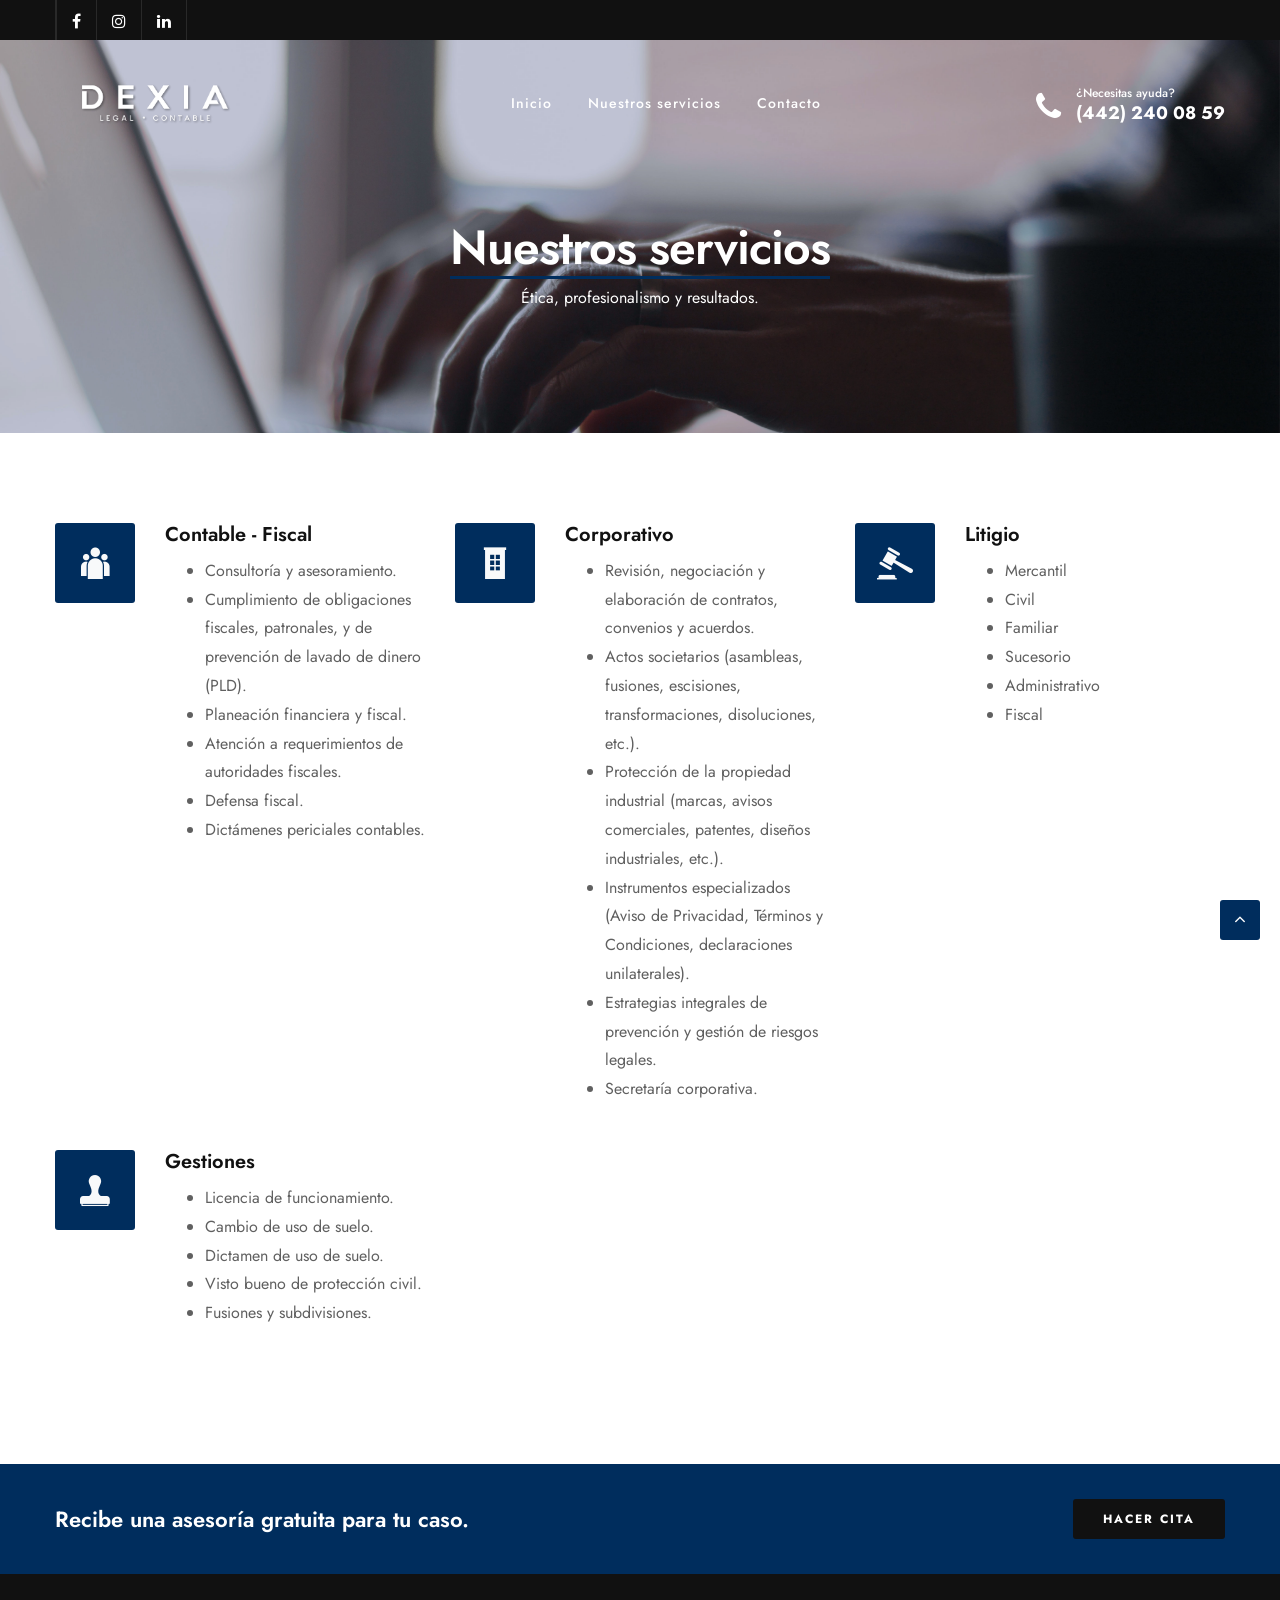
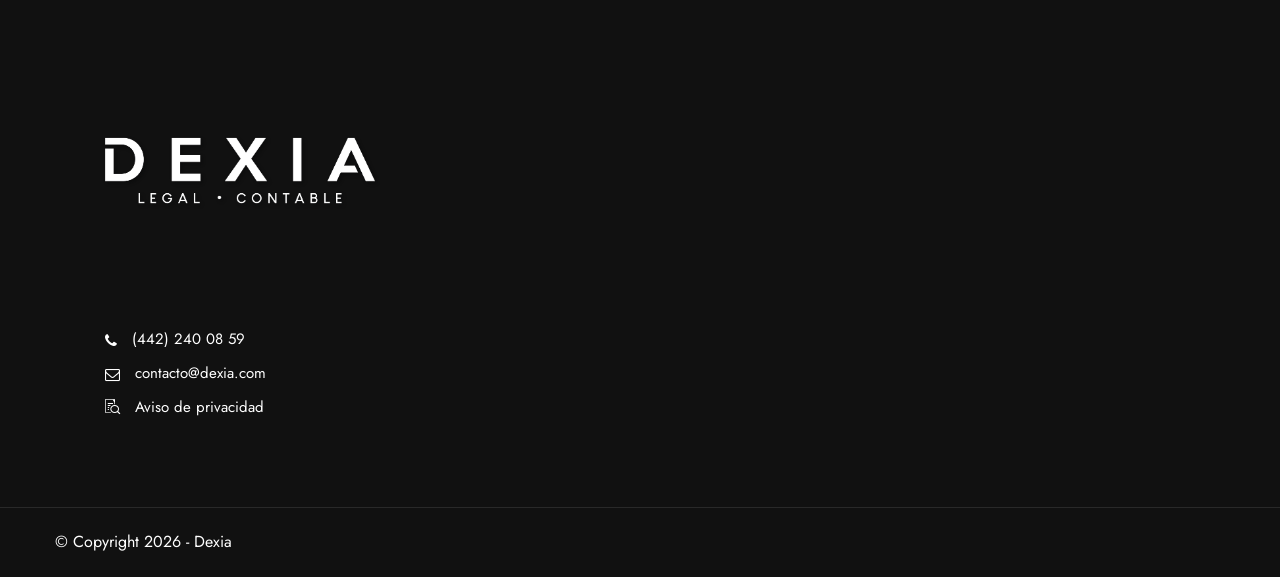
<file: practice-areas-2.html>
<!DOCTYPE html>
<html lang="zxx">

<head>
    <meta charset="utf-8">
    <title>Nuestros servicios</title>
    <link rel="icon" href="images/icon.png" type="image/gif" sizes="16x16">
    <meta content="width=device-width, initial-scale=1.0" name="viewport" />
    <meta content="" name="description">
    <meta content="" name="keywords">
    <meta content="" name="author">
    <!--[if lt IE 9]>
    <script src="js/html5shiv.js"></script>
    <![endif]-->
    <!-- CSS Files
    ================================================== -->
    <link id="bootstrap" href="css/bootstrap.min.css" rel="stylesheet" type="text/css" />
    <link id="bootstrap-grid" href="css/bootstrap-grid.min.css" rel="stylesheet" type="text/css" />
    <link id="bootstrap-reboot" href="css/bootstrap-reboot.min.css" rel="stylesheet" type="text/css" />
    <link href="css/animate.css" rel="stylesheet" type="text/css">
    <link href="css/owl.carousel.css" rel="stylesheet" type="text/css">
    <link href="css/owl.theme.css" rel="stylesheet" type="text/css">
    <link href="css/owl.transitions.css" rel="stylesheet" type="text/css">
    <link href="css/magnific-popup.css" rel="stylesheet" type="text/css">
    <link href="css/jquery.countdown.css" rel="stylesheet" type="text/css">
    <link href="css/style.css" rel="stylesheet" type="text/css">
    <!-- color scheme -->
    <link id="colors" href="css/colors/scheme-01.css" rel="stylesheet" type="text/css">
    <link href="css/coloring.css" rel="stylesheet" type="text/css">
</head>

<body>
    <div id="wrapper">
        <div id="topbar" class="text-white bg-color">
            <div class="container">
                <div class="topbar-left sm-hide">
                    <span class="topbar-widget tb-social">
                        <a href="https://www.facebook.com/DexiaFirmaLegalyContable"><i style="color:white;"  class="fa fa-facebook"></i></a>
                        <a href="
                        https://instagram.com/dexia_lc?igshid=YmMyMTA2M2Y="><i style="color:white;" class="fa fa-instagram"></i></a>
                        <a href="https://www.linkedin.com/company/dexia-legal-contable/"><i style="color:white;" class="fa fa-linkedin"></i></a>
                    </span>
                </div>
               <!-- <div class="topbar-right">
                    <div class="topbar-right">
                        <span class="topbar-widget"><a href="#">Política de privacidad</a></span>
                        <span class="topbar-widget"><a href="#">Solicitar cotización</a></span>
                        <span class="topbar-widget"><a href="#">FAQ</a></span>
                    </div>
                </div>-->
                <div class="clearfix"></div>
            </div>
        </div>
        <!-- header begin -->
        <header class="transparent">
            <div class="container">
                <div class="row">
                    <div class="col-md-12">
                        <div class="de-flex sm-pt10">
                            <div class="de-flex-col">
                                <!-- logo begin -->
                                <div id="logo">
                                    <a href="index.html">
                                        <img width="200px"alt="" class="logo" src="images/logo-light.png" />
                                        <img width="200px" alt="" class="logo-2" src="images/logo.png" />
                                    </a>
                                </div>
                                <!-- logo close -->
                            </div>
                            <div class="de-flex-col header-col-mid">
                                <!-- mainmenu begin -->
                                <ul id="mainmenu">
                                    <li><a href="index.html">Inicio</a>
                                    
                                    </li>
                                    <!--<li><a href="about.html">Acerca De</a>
                                        <ul>
                                            <li><a href="about.html">Acerca De</a></li>
                                            <li><a href="team.html">Equipo</a></li>
                                            <li><a href="faq.html">FAQ</a></li>
                                        </ul>
                                    </li>-->
                                    <li><a href="practice-areas-2.html">Nuestros servicios</a>
                                       
                                    </li>
                                  
                                    <li><a href="contact.html">Contacto</a></li>
                                    <!-- <li><a href="#">Elements</a>
                                        <ul>
                                            <li><a href="accordion.html">Accordion</a></li>
                                            <li><a href="alerts.html">Alerts</a></li>
                                            <li><a href="counters.html">Counters</a></li>
                                            <li><a href="faq.html">FAQ</a></li>
                                            <li><a href="gallery.html">Gallery</a></li>
                                            <li><a href="icon-set-1.html">Icon Set 1</a></li>
                                            <li><a href="modal.html">Modal</a></li>
                                            <li><a href="progress-bar.html">Progress Bar</a></li>
                                            <li><a href="tabs.html">Tabs</a></li>
                                            <li><a href="testimonials.html">Testimonials</a></li>
                                        </ul>
                                    </li>-->
                                </ul>
                                <!-- mainmenu close -->
                            </div>
                            <div class="de-flex-col">
                                <div class="h-phone md-hide"><span>¿Necesitas ayuda?</span><i style="color:white;" class="fa fa-phone"></i>(442) 240 08 59</div>
                                <span id="menu-btn"></span>
                            </div>
                        </div>
                    </div>
                </div>
            </div>
        </header>
        <!-- header close -->
        <!-- content begin -->
        <div class="no-bottom no-top" id="content">
            <div id="top"></div>
            <!-- section begin -->
            <section id="subheader" class="jarallax text-white">
                <img src="header-servicios1.jpg" class="jarallax-img" alt="">
                <div class="center-y relative text-center">
                    <div class="container">
                        <div class="row">
                            <div class="col text-center">
                                <div class="spacer-single"></div>
                                <h1>Nuestros servicios</h1>
                                <p>Ética, profesionalismo y resultados.
                                    </p>
                            </div>
                            <div class="clearfix"></div>
                        </div>
                    </div>
                </div>
            </section>
            <!-- section close -->
            <section>
                <div class="container">
                    <div class="row">
                        <div class="col-lg-4 col-md-6 mb30">
                            <div class="f-box f-icon-left f-icon-rounded">
                                <i class="icofont-group bg-color text-light"></i>
                                <div class="fb-text">
                                    <h4>Contable - Fiscal</h4>
                                    <ul>
                                        <li>Consultoría y asesoramiento.</li>
                                        <li>Cumplimiento de obligaciones fiscales, patronales, y de prevención de lavado de dinero (PLD).</li>
                                       <li>Planeación financiera y fiscal.</li> 
                                        <li>Atención a requerimientos de autoridades fiscales.</li>
                                        <li>Defensa fiscal.</li>
                                        <li>Dictámenes periciales contables.</li>
                                        
                                    </ul>
                                </div>
                            </div>
                        </div>
                        <div class="col-lg-4 col-md-6 mb30">
                            <div class="f-box f-icon-left f-icon-rounded">
                                <i class="icofont-building bg-color text-light"></i>
                                <div class="fb-text">
                                    <h4>Corporativo</h4>
                                 <ul>
                                    <li>Revisión, negociación y elaboración de contratos, convenios y acuerdos.</li>
                                    <li>Actos societarios (asambleas, fusiones, escisiones, transformaciones, disoluciones, etc.).</li>
                                    <li>Protección de la propiedad industrial (marcas, avisos comerciales, patentes, diseños industriales, etc.).</li>
                                    <li>Instrumentos especializados (Aviso de Privacidad, Términos y Condiciones, declaraciones unilaterales).</li>
                                    <li>Estrategias integrales de prevención y gestión de riesgos legales.</li>
                                            <li>Secretaría corporativa.</li>
                                 </ul>
                                </div>
                            </div>
                        </div>
                        <div class="col-lg-4 col-md-6 mb30">
                            <div class="f-box f-icon-left f-icon-rounded">
                                <i class="icofont-law-order bg-color text-light"></i>
                                <div class="fb-text">
                                    <h4>Litigio</h4>
                                    <ul>
                                        <li>Mercantil</li>
                                        <li>Civil</li>
                                        <li>Familiar</li>
                                        <li>Sucesorio</li>
                                        <li>Administrativo</li>
                                        <li>Fiscal</li>
                                    </ul>
                                </div>
                            </div>
                        </div>
                        <div class="col-lg-4 col-md-6 mb30">
                            <div class="f-box f-icon-left f-icon-rounded">
                                <i class="icofont-stamp bg-color text-light"></i>
                                <div class="fb-text">
                                    <h4>Gestiones</h4>
                                    <ul>
                                        <li>Licencia de funcionamiento.</li>
                                        <li>Cambio de uso de suelo.</li>
                                        <li>Dictamen de uso de suelo.</li>
                                        <li>Visto bueno de protección civil.</li>
                                        <li>Fusiones y subdivisiones.</li>
                                       
                                    </ul>
                                </div>
                            </div>
                        </div>
                      <!--  <div class="col-lg-4 col-md-6 mb30">
                            <div class="f-box f-icon-left f-icon-rounded">
                                <i class="icofont-law-order bg-color text-light"></i>
                                <div class="fb-text">
                                    <h4>Civil &amp; Criminal</h4>
                                    <p>Sed ut perspiciatis unde omnis iste natus error sit voluptatem accusantium doloremque laudantium, totam rem.
                                    </p>
                                </div>
                            </div>
                        </div>
                        <div class="col-lg-4 col-md-6 mb30">
                            <div class="f-box f-icon-left f-icon-rounded">
                                <i class="icofont-group-students bg-color text-light"></i>
                                <div class="fb-text">
                                    <h4>Family &amp; Marriage</h4>
                                    <p>Sed ut perspiciatis unde omnis iste natus error sit voluptatem accusantium doloremque laudantium, totam rem.
                                    </p>
                                </div>
                            </div>
                        </div>
                        <div class="col-lg-4 col-md-6 mb30">
                            <div class="f-box f-icon-left f-icon-rounded">
                                <i class="icofont-money bg-color text-light"></i>
                                <div class="fb-text">
                                    <h4>Corporate &amp; Investment</h4>
                                    <p>Sed ut perspiciatis unde omnis iste natus error sit voluptatem accusantium doloremque laudantium, totam rem.
                                    </p>
                                </div>
                            </div>
                        </div>

                        <div class="col-lg-4 col-md-6 mb30">
                            <div class="f-box f-icon-left f-icon-rounded">
                                <i class="icofont-building bg-color text-light"></i>
                                <div class="fb-text">
                                    <h4>Property</h4>
                                    <p>Sed ut perspiciatis unde omnis iste natus error sit voluptatem accusantium doloremque laudantium, totam rem.
                                    </p>
                                </div>
                            </div>
                        </div>
                        <div class="col-lg-4 col-md-6 mb30">
                            <div class="f-box f-icon-left f-icon-rounded">
                                <i class="icofont-bank bg-color text-light"></i>
                                <div class="fb-text">
                                    <h4>Banking &amp; Insurance</h4>
                                    <p>Sed ut perspiciatis unde omnis iste natus error sit voluptatem accusantium doloremque laudantium, totam rem.
                                    </p>
                                </div>
                            </div>
                        </div>
                        <div class="col-lg-4 col-md-6 mb30">
                            <div class="f-box f-icon-left f-icon-rounded">
                                <i class="icofont-light-bulb bg-color text-light"></i>
                                <div class="fb-text">
                                    <h4>Intellectual &amp; Property</h4>
                                    <p>Sed ut perspiciatis unde omnis iste natus error sit voluptatem accusantium doloremque laudantium, totam rem.
                                    </p>
                                </div>
                            </div>
                        </div> -->
                    </div>
                </div>
            </section>
        </div> 
        <!-- content close -->
        <section class="pt40 pb40 bg-color text-light">
            <div class="container">
                <div class="row align-items-center">
                    <div class="col-md-8 mb-sm-30 text-lg-left text-sm-center">
                        <h3 class="no-bottom">Recibe una asesoría gratuita para tu caso.</h3>
                    </div>
                    <div class="col-md-4 text-lg-right text-sm-center">
                        <a href="contact.html" class="btn-custom btn-black light">Hacer cita</a>
                    </div>
                </div>
            </div>
        </section>
        <a href="#" id="back-to-top"></a>
        <!-- footer begin -->
        <footer>
            <div class="container">
                <div class="row">
                    <div class="col-lg-4">
                        <div class="widget">
                            <a href="index.html"><img alt="" class="img-fluid mb20" src="images/logo-light.png"></a>
                            <address class="s1">

                                <span><i style="color:white;" class="id-color fa fa-phone fa-lg"></i>(442) 240 08 59</span>
                                <span><i style="color:white;" class="id-color fa fa-envelope-o fa-lg"></i><a href="mailto:contacto@dexia.com">contacto@dexia.com</a></span>
                                <span><i style="color:white;" class="icofont-search-document"></i><a href="dexia-priv.pdf" target="_blank">Aviso de privacidad</a></span>
                            </address>
                        </div>
                    </div>
                    <div class="col-md-4">
                        
                    </div>
                    <div class="col-lg-4">
                        
                    </div>
                </div>
            </div>
            <div class="subfooter">
                <div class="container">
                    <div class="row">
                        <div class="col-md-12">
                            <div class="de-flex">
                                <div class="de-flex-col">
                                    &copy; Copyright 2026 - Dexia
                                </div>
                                <div class="de-flex-col">
                                    <div class="social-icons">
                                       
                                    </div>
                                </div>
                            </div>
                        </div>
                    </div>
                </div>
            </div>
        </footer>
        <!-- footer close -->
        <div id="preloader">
            <div class="spinner">
                <div class="bounce1"></div>
                <div class="bounce2"></div>
                <div class="bounce3"></div>
            </div>
        </div>
    </div>
    
    <!-- Javascript Files
    ================================================== -->
    <script src="js/jquery.min.js"></script>
    <script src="js/bootstrap.min.js"></script>
    <script src="js/wow.min.js"></script>
    <script src="js/jquery.isotope.min.js"></script>
    <script src="js/easing.js"></script>
    <script src="js/owl.carousel.js"></script>
    <script src="js/validation.js"></script>
    <script src="js/jquery.magnific-popup.min.js"></script>
    <script src="js/enquire.min.js"></script>
    <script src="js/jquery.stellar.min.js"></script>
    <script src="js/jquery.plugin.js"></script>
    <script src="js/typed.js"></script>
    <script src="js/jarallax.js"></script>
    <script src="js/jquery.countTo.js"></script>
    <script src="js/jquery.countdown.js"></script>
    <script src="js/designesia.js"></script>
</body>

</html>
</file>
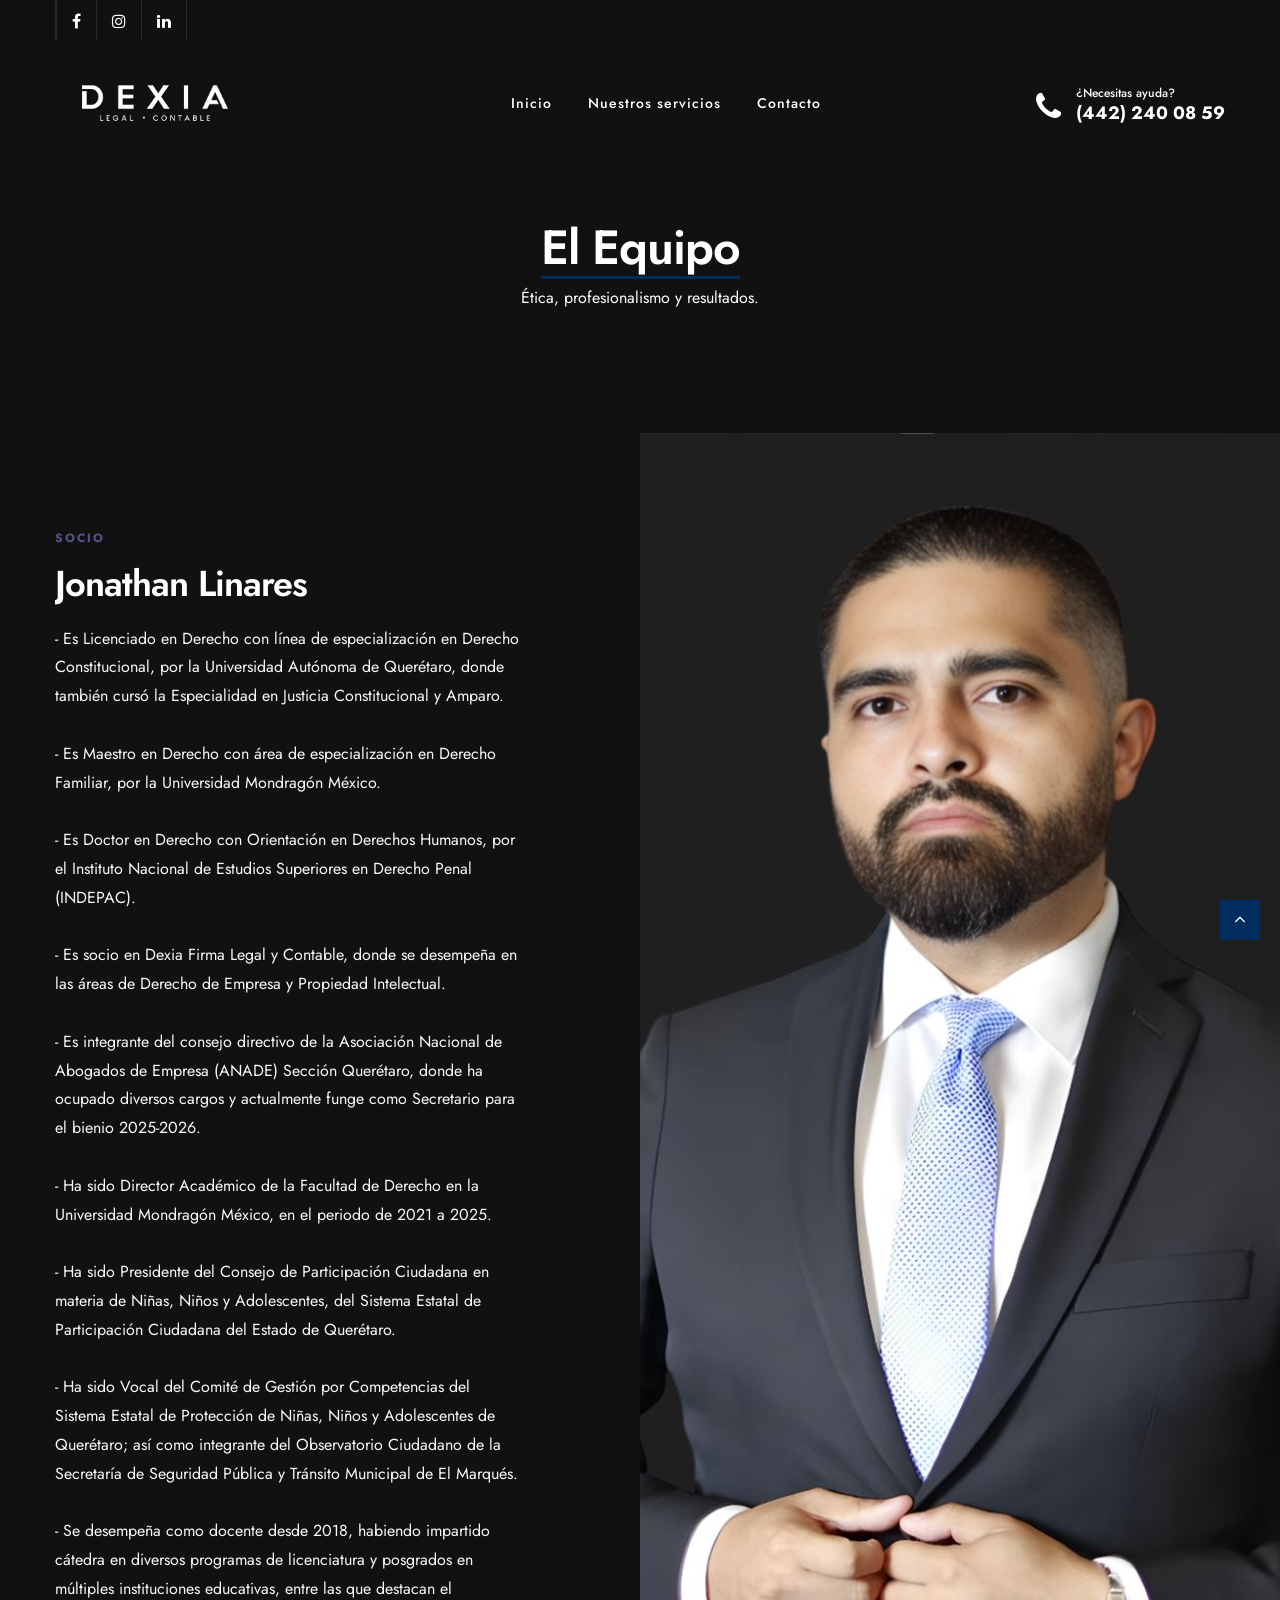
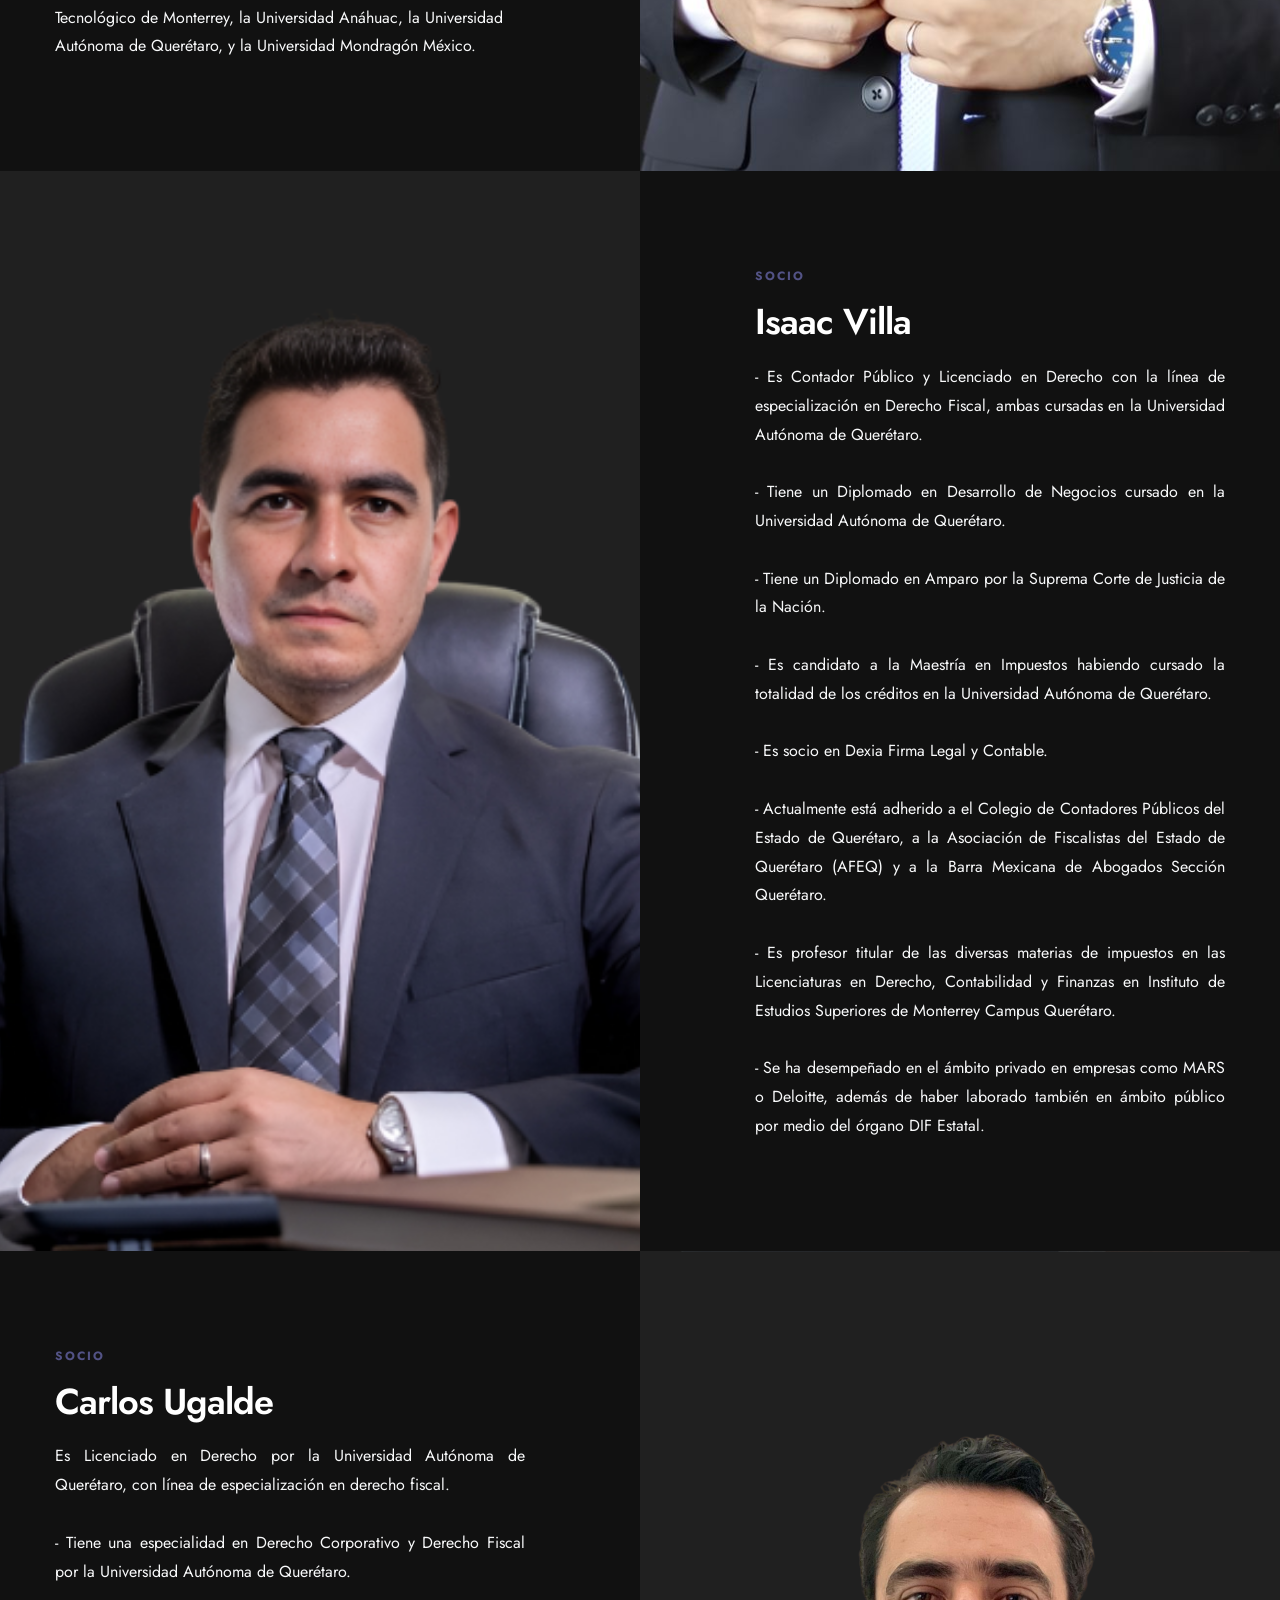
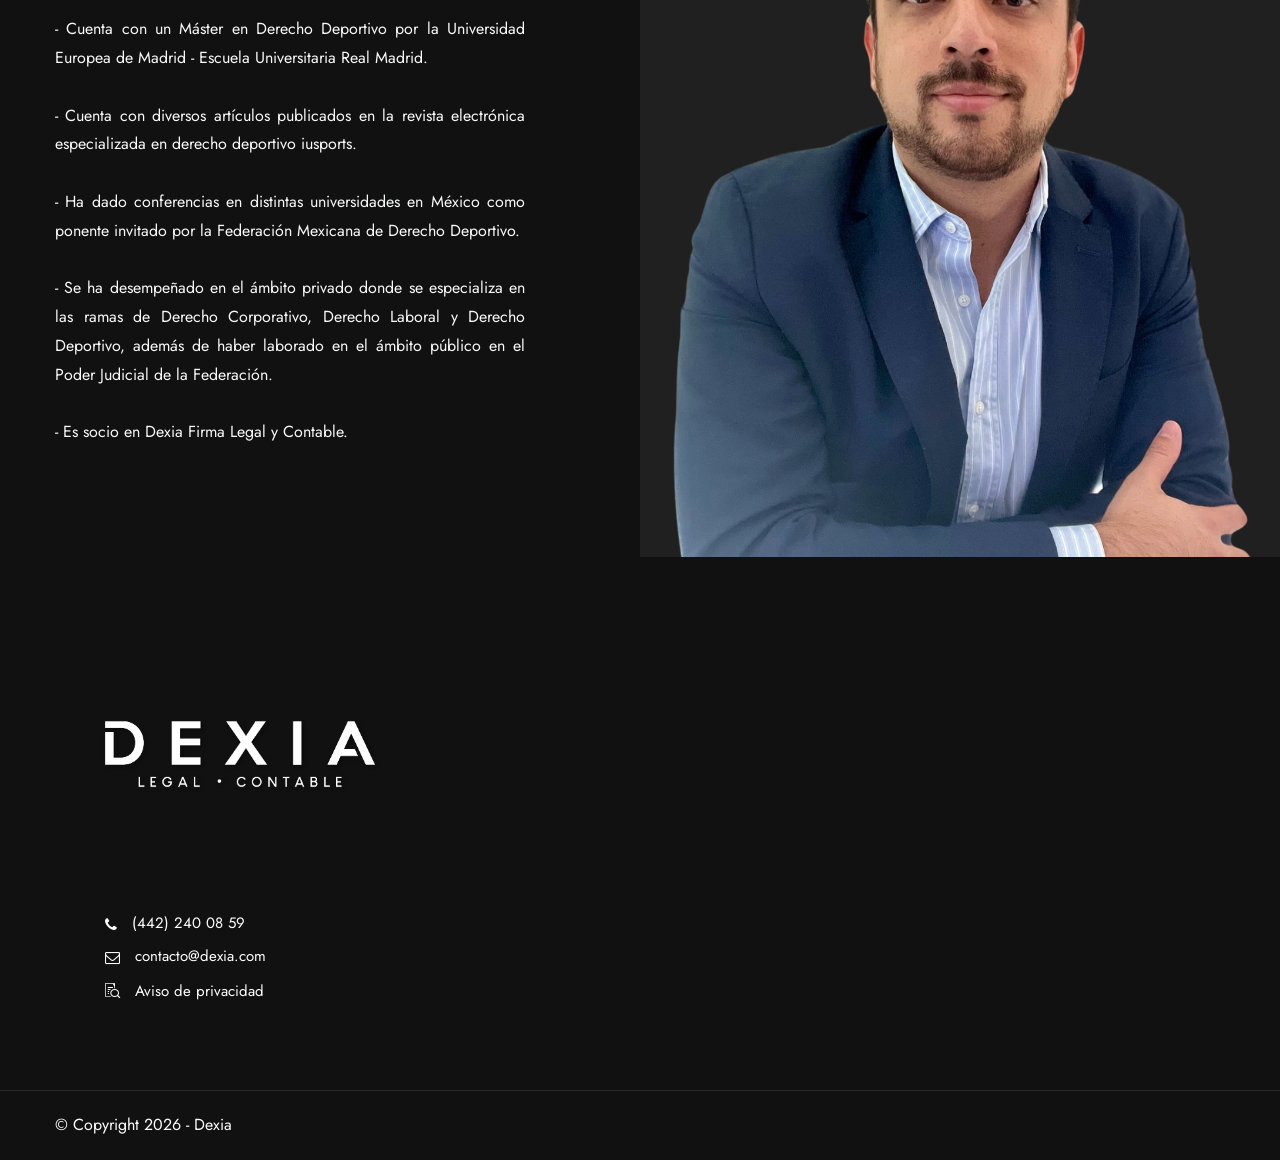
<file: team.html>
<!DOCTYPE html>
<html lang="zxx">

<head>
    <meta charset="utf-8">
    <title>Equipo - Dexia </title>
    <link rel="icon" href="images/icon.png" type="image/gif" sizes="16x16">
    <meta content="width=device-width, initial-scale=1.0" name="viewport" />
    <meta content="" name="description">
    <meta content="" name="keywords">
    <meta content="" name="author">
    <!--[if lt IE 9]>
    <script src="js/html5shiv.js"></script>
    <![endif]-->
    <!-- CSS Files
    ================================================== -->
    <link id="bootstrap" href="css/bootstrap.min.css" rel="stylesheet" type="text/css" />
    <link id="bootstrap-grid" href="css/bootstrap-grid.min.css" rel="stylesheet" type="text/css" />
    <link id="bootstrap-reboot" href="css/bootstrap-reboot.min.css" rel="stylesheet" type="text/css" />
    <link href="css/animate.css" rel="stylesheet" type="text/css">
    <link href="css/owl.carousel.css" rel="stylesheet" type="text/css">
    <link href="css/owl.theme.css" rel="stylesheet" type="text/css">
    <link href="css/owl.transitions.css" rel="stylesheet" type="text/css">
    <link href="css/magnific-popup.css" rel="stylesheet" type="text/css">
    <link href="css/jquery.countdown.css" rel="stylesheet" type="text/css">
    <link href="css/style.css" rel="stylesheet" type="text/css">
    <!-- color scheme -->
    <link id="colors" href="css/colors/scheme-01.css" rel="stylesheet" type="text/css">
    <link href="css/coloring.css" rel="stylesheet" type="text/css">
</head>

<body>
    <div id="wrapper">
        <div id="topbar" class="text-white bg-color">
            <div class="container">
                <div class="topbar-left sm-hide">
                    <span class="topbar-widget tb-social">
                        <a href="https://www.facebook.com/DexiaFirmaLegalyContable"><i style="color:white;"
                                class="fa fa-facebook"></i></a>

                        <a href="https://instagram.com/dexia_lc?igshid=YmMyMTA2M2Y="><i style="color:white;"
                                class="fa fa-instagram"></i></a>
                        <a href="https://www.linkedin.com/company/dexia-legal-contable/"><i style="color:white;"
                                class="fa fa-linkedin"></i></a>
                    </span>
                </div>
                <div class="topbar-right">
                    <!--<div class="topbar-right">
                        <span class="topbar-widget"><a href="#">Política de privacidad</a></span>
                        <span class="topbar-widget"><a href="#">Solicitar cotización</a></span>
                        <span class="topbar-widget"><a href="#">FAQ</a></span>
                    </div>-->
                </div>
                <div class="clearfix"></div>
            </div>
        </div>
        <!-- header begin -->
        <header class="transparent">
            <div class="container">
                <div class="row">
                    <div class="col-md-12">
                        <div class="de-flex sm-pt10">
                            <div class="de-flex-col">
                                <!-- logo begin -->
                                <div id="logo">
                                    <a href="index.html">
                                        <img width="200px" alt="" class="logo" src="images/logo-light.png" />
                                        <img width="200px" alt="" class="logo-2" src="images/logo.png" />
                                    </a>
                                </div>
                                <!-- logo close -->
                            </div>
                            <div class="de-flex-col header-col-mid">
                                <!-- mainmenu begin -->
                                <ul id="mainmenu">
                                    <li><a href="index.html">Inicio</a>


                                    </li>

                                    <li><a href="practice-areas-2.html">Nuestros servicios</a>
                                        <!-- <ul>
                                            <li><a href="practice-areas.html">Practice Areas 1</a></li>
                                            <li><a href="practice-areas-2.html">Practice Areas 2</a></li>
                                        </ul>-->
                                    </li>
                                    <!--  <li><a href="news.html">News</a>
                                        <ul>
                                            <li><a href="news.html">News List</a></li>
                                            <li><a href="news-single.html">News Single</a></li>
                                        </ul>
                                    </li>-->
                                    <li><a href="contact.html">Contacto</a></li>
                                    <!-- <li><a href="#">Elements</a>
                                        <ul>
                                            <li><a href="accordion.html">Accordion</a></li>
                                            <li><a href="alerts.html">Alerts</a></li>
                                            <li><a href="counters.html">Counters</a></li>
                                            <li><a href="faq.html">FAQ</a></li>
                                            <li><a href="gallery.html">Gallery</a></li>
                                            <li><a href="icon-set-1.html">Icon Set 1</a></li>
                                            <li><a href="modal.html">Modal</a></li>
                                            <li><a href="progress-bar.html">Progress Bar</a></li>
                                            <li><a href="tabs.html">Tabs</a></li>
                                            <li><a href="testimonials.html">Testimonials</a></li>
                                        </ul>
                                    </li>-->
                                </ul>
                                <!-- mainmenu close -->
                            </div>
                            <div class="de-flex-col">
                                <div class="h-phone md-hide"><span>¿Necesitas ayuda?</span><i style="color:white;"
                                        class="fa fa-phone"></i>(442) 240 08 59</div>
                                <span id="menu-btn"></span>
                            </div>
                        </div>
                    </div>
                </div>
            </div>
        </header>
        <!-- header close -->
        <!-- content begin -->
        <div class="no-bottom no-top" id="content">
            <div id="top"></div>
            <!-- section begin -->
            <section id="subheader" class="text-white" data-bgcolor="#111111">
                <div class="center-y relative text-center">
                    <div class="container">
                        <div class="row">
                            <div class="col text-center">
                                <div class="spacer-single"></div>
                                <h1>El Equipo</h1>
                                <p>Ética, profesionalismo y resultados.</p>
                            </div>
                            <div class="clearfix"></div>
                        </div>
                    </div>
                </div>
            </section>
            
            <section id="Jonathan"  data-bgcolor="#111111" class="text-light">
                <div class="container">
                    <div class="row align-items-center">
                        <div class="col-lg-5">
                            <span style="color:#535386;" class="p-title">Socio</span><br>
                            <h2>
                                Jonathan Linares
                            </h2>
                            <p>- Es Licenciado en Derecho con línea de especialización en Derecho Constitucional, por la
                                Universidad Autónoma de Querétaro, donde también cursó la Especialidad en Justicia
                                Constitucional y Amparo.
                                <br><br>- Es Maestro en Derecho con área de especialización en Derecho Familiar, por la
                                Universidad Mondragón México.
                                <br><br>- Es Doctor en Derecho con Orientación en Derechos Humanos, por el Instituto Nacional
                                de Estudios Superiores en Derecho Penal (INDEPAC).
                                <br><br>- Es socio en Dexia Firma Legal y Contable, donde se desempeña en las áreas de
                                Derecho de Empresa y Propiedad Intelectual.
                                <br><br>- Es integrante del consejo directivo de la Asociación Nacional de Abogados de Empresa
                                (ANADE) Sección Querétaro, donde ha ocupado diversos cargos y actualmente funge
                                como Secretario para el bienio 2025-2026.
                                <br><br>- Ha sido Director Académico de la Facultad de Derecho en la Universidad Mondragón
                                México, en el periodo de 2021 a 2025.
                                <br><br>- Ha sido Presidente del Consejo de Participación Ciudadana en materia de Niñas, Niños
                                y Adolescentes, del Sistema Estatal de Participación Ciudadana del Estado de
                                Querétaro.
                                <br><br>- Ha sido Vocal del Comité de Gestión por Competencias del Sistema Estatal de
                                Protección de Niñas, Niños y Adolescentes de Querétaro; así como integrante del
                                Observatorio Ciudadano de la Secretaría de Seguridad Pública y Tránsito Municipal de El
                                Marqués.
                                <br><br>- Se desempeña como docente desde 2018, habiendo impartido cátedra en diversos
                                programas de licenciatura y posgrados en múltiples instituciones educativas, entre las
                                que destacan el Tecnológico de Monterrey, la Universidad Anáhuac, la Universidad
                                Autónoma de Querétaro, y la Universidad Mondragón México.
                            </p>


                            <!-- <div class="social-icons s1">
                                <a href="#"><i class="fa fa-facebook fa-lg"></i></a>
                                <a href="#"><i class="fa fa-twitter fa-lg"></i></a>
                                <a href="#"><i class="fa fa-linkedin fa-lg"></i></a>
                                <a href="#"><i class="fa fa-pinterest fa-lg"></i></a>
                                <a href="#"><i class="fa fa-rss fa-lg"></i></a>
                            </div>-->
                        </div>
                    </div>
                </div>
                <div class="image-container col-md-6 pos-right" data-bgimage="url(update/jonathanpic.jpeg) center"></div>
            </section>
            <section  id="Isaac" data-bgcolor="#111111" class="text-light">
                <div class="container">
                    <div class="row align-items-center">
                        <div class="col-lg-5 offset-md-7">
                            <span style="color:#535386;" class="p-title" id="Isaac">Socio</span><br>
                            <h2>
                                Isaac Villa
                            </h2>
                            <p style="text-align:justify;">
                                - Es Contador Público y Licenciado en Derecho con la línea de especialización en Derecho
                                Fiscal, ambas cursadas en la Universidad Autónoma de Querétaro.

                                <br><br> - Tiene un Diplomado en Desarrollo de Negocios cursado en la Universidad
                                Autónoma de Querétaro.

                                <br><br> - Tiene un Diplomado en Amparo por la Suprema Corte de Justicia de la Nación.

                                <br><br> - Es candidato a la Maestría en Impuestos habiendo cursado la totalidad de los
                                créditos en la Universidad Autónoma de Querétaro.

                                <br><br>- Es socio en Dexia Firma Legal y Contable.

                                <br><br>- Actualmente está adherido a el Colegio de Contadores Públicos del Estado de
                                Querétaro, a la Asociación de Fiscalistas del Estado de Querétaro (AFEQ) y a la Barra
                                Mexicana de Abogados Sección Querétaro.

                                <br><br>- Es profesor titular de las diversas materias de impuestos en las Licenciaturas
                                en Derecho, Contabilidad y Finanzas en Instituto de Estudios Superiores de Monterrey
                                Campus Querétaro.

                                <br><br>- Se ha desempeñado en el ámbito privado en empresas como MARS o Deloitte,
                                además de haber laborado también en ámbito público por medio del órgano DIF Estatal.
                            </p>



                            <!-- <div class="social-icons s1">
                                <a href="#"><i class="fa fa-facebook fa-lg"></i></a>
                                <a href="#"><i class="fa fa-twitter fa-lg"></i></a>
                                <a href="#"><i class="fa fa-linkedin fa-lg"></i></a>
                                <a href="#"><i class="fa fa-pinterest fa-lg"></i></a>
                                <a href="#"><i class="fa fa-rss fa-lg"></i></a>
                            </div>-->
                        </div>
                    </div>
                </div>
                <div class="image-container col-md-6" data-bgimage="url(socios/isac-villa2.png) center"></div>
            </section>
<section id="Carlos"  data-bgcolor="#111111" class="text-light">
                <div class="container">
                    <div class="row align-items-center">
                        <div class="col-lg-5">
                            <span style="color:#535386;" class="p-title">Socio</span><br>
                            <h2>
                                Carlos Ugalde
                            </h2>
                            <p style="text-align:justify;">
                                Es Licenciado en Derecho por la Universidad Autónoma de Querétaro, con línea de
                                especialización en derecho fiscal.

                                <br><br> - Tiene una especialidad en Derecho Corporativo y Derecho Fiscal por la
                                Universidad Autónoma de Querétaro.

                                <br><br> - ⁠Cuenta con un Máster en Derecho Deportivo por la Universidad Europea de
                                Madrid - Escuela Universitaria Real Madrid.

                                <br><br> - Cuenta con diversos artículos publicados en la revista electrónica
                                especializada en derecho deportivo iusports.

                                <br><br>- Ha dado conferencias en distintas universidades en México como ponente
                                invitado por la Federación Mexicana de Derecho Deportivo.

                                <br><br>- Se ha desempeñado en el ámbito privado donde se especializa en las ramas de
                                Derecho Corporativo, Derecho Laboral y Derecho Deportivo, además de haber laborado en el
                                ámbito público en el Poder Judicial de la Federación.

                                <br><br>- Es socio en Dexia Firma Legal y Contable.

                            </p>



                            <!-- <div class="social-icons s1">
                                <a href="#"><i class="fa fa-facebook fa-lg"></i></a>
                                <a href="#"><i class="fa fa-twitter fa-lg"></i></a>
                                <a href="#"><i class="fa fa-linkedin fa-lg"></i></a>
                                <a href="#"><i class="fa fa-pinterest fa-lg"></i></a>
                                <a href="#"><i class="fa fa-rss fa-lg"></i></a>
                            </div>-->
                        </div>
                    </div>
                </div>
                <div class="image-container col-md-6 pos-right" data-bgimage="url(socios/1jonathan-linares.png) center"></div>
            </section>

        </div>
        <!-- content close -->
        <a href="#" id="back-to-top"></a>
        <!-- footer begin -->
        <footer>
            <div class="container">
                <div class="row">
                    <div class="col-lg-4">
                        <div class="widget">
                            <a href="index.html"><img alt="" class="img-fluid mb20" src="images/logo-light.png"></a>
                            <address class="s1">

                                <span><i style="color:white;" class="id-color fa fa-phone fa-lg"></i>(442) 240 08
                                    59</span>
                                <span><i style="color:white;" class="id-color fa fa-envelope-o fa-lg"></i><a
                                        href="mailto:contacto@dexia.com">contacto@dexia.com</a></span>
                                <span><i style="color:white;" class="icofont-search-document"></i><a
                                        href="dexia-priv.pdf" target="_blank">Aviso de privacidad</a></span>
                            </address>
                        </div>
                    </div>
                    <!--<div class="col-md-4">
                        <h5 style="color:white;" class="id-color mb20">Áreas de práctica</h5>
                        <ul class="ul-style-2">
                            <li>Contable</li>
                            <li>Corporativo</li>
                            <li>Propiedad Intelectual</li>
                            <li>Litigio</li>
                        </ul>
                    </div>-->
                    <!--<div class="col-lg-4">
                        <div class="widget">
                            <h5 style="color:white;" class="id-color">Newsletter</h5>
                            <p>Signup for our newsletter to get the latest news, updates and special offers in your inbox.</p>
                            <form action="blank.php" class="row" id="form_subscribe" method="post" name="form_subscribe">
                                <div class="col text-center">
                                    <input class="form-control" id="name_1" name="name_1" placeholder="enter your email" type="text" /> <a href="#" id="btn-submit"><i class="fa fa-long-arrow-right"></i></a>
                                    <div class="clearfix"></div>
                                </div>
                            </form>
                            <div class="spacer-10"></div>
                            <small>Your email is safe with us. We don't spam.</small>
                        </div>
                    </div>-->
                </div>
            </div>
            <div class="subfooter">
                <div class="container">
                    <div class="row">
                        <div class="col-md-12">
                            <div class="de-flex">
                                <div class="de-flex-col">
                                    &copy; Copyright 2026 - Dexia
                                </div>
                                <!--<div class="de-flex-col">
                                    <div class="social-icons">
                                        <a href="#"><i class="fa fa-facebook fa-lg"></i></a>
                                        <a href="#"><i class="fa fa-twitter fa-lg"></i></a>
                                        <a href="#"><i class="fa fa-linkedin fa-lg"></i></a>
                                        <a href="#"><i class="fa fa-pinterest fa-lg"></i></a>
                                        <a href="#"><i class="fa fa-rss fa-lg"></i></a>
                                    </div>-->
                            </div>
                        </div>
                    </div>
                </div>
            </div>
    </div>
    </footer>
    <!-- footer close -->
    <div id="preloader">
        <div class="spinner">
            <div class="bounce1"></div>
            <div class="bounce2"></div>
            <div class="bounce3"></div>
        </div>
    </div>
    </div>


<!-- JavaScript to scroll to anchor after page loads -->
<script type="text/javascript">
    // Add an event listener to the document that listens for the 'DOMContentLoaded' event.
    document.addEventListener('DOMContentLoaded', function() {
        // Check if the current URL contains a hash (e.g., #Jonathan).
        if (window.location.hash) {
            // Use the hash to select the target element on the page.
            var targetElement = document.querySelector(window.location.hash);
            // If the target element exists, scroll it into view smoothly.
            if (targetElement) {
                // Force a reflow before scrolling to ensure the element is rendered
                targetElement.getBoundingClientRect();
                // Add a slight delay to ensure rendering is complete
                setTimeout(function() {
                    // Scroll the target element into view with smooth behavior
                    targetElement.scrollIntoView({ behavior: 'smooth' });
                }, 100); // Adjust the delay as necessary
            }
        }
    });
</script>




    <!-- Javascript Files
    ================================================== -->
    <script src="js/jquery.min.js"></script>
    <script src="js/bootstrap.min.js"></script>
    <script src="js/wow.min.js"></script>
    <script src="js/jquery.isotope.min.js"></script>
    <script src="js/easing.js"></script>
    <script src="js/owl.carousel.js"></script>
    <script src="js/validation.js"></script>
    <script src="js/jquery.magnific-popup.min.js"></script>
    <script src="js/enquire.min.js"></script>
    <script src="js/jquery.stellar.min.js"></script>
    <script src="js/jquery.plugin.js"></script>
    <script src="js/typed.js"></script>
    <script src="js/jarallax.js"></script>
    <script src="js/jquery.countTo.js"></script>
    <script src="js/jquery.countdown.js"></script>
    <script src="js/designesia.js"></script>
</body>

</html>
</file>
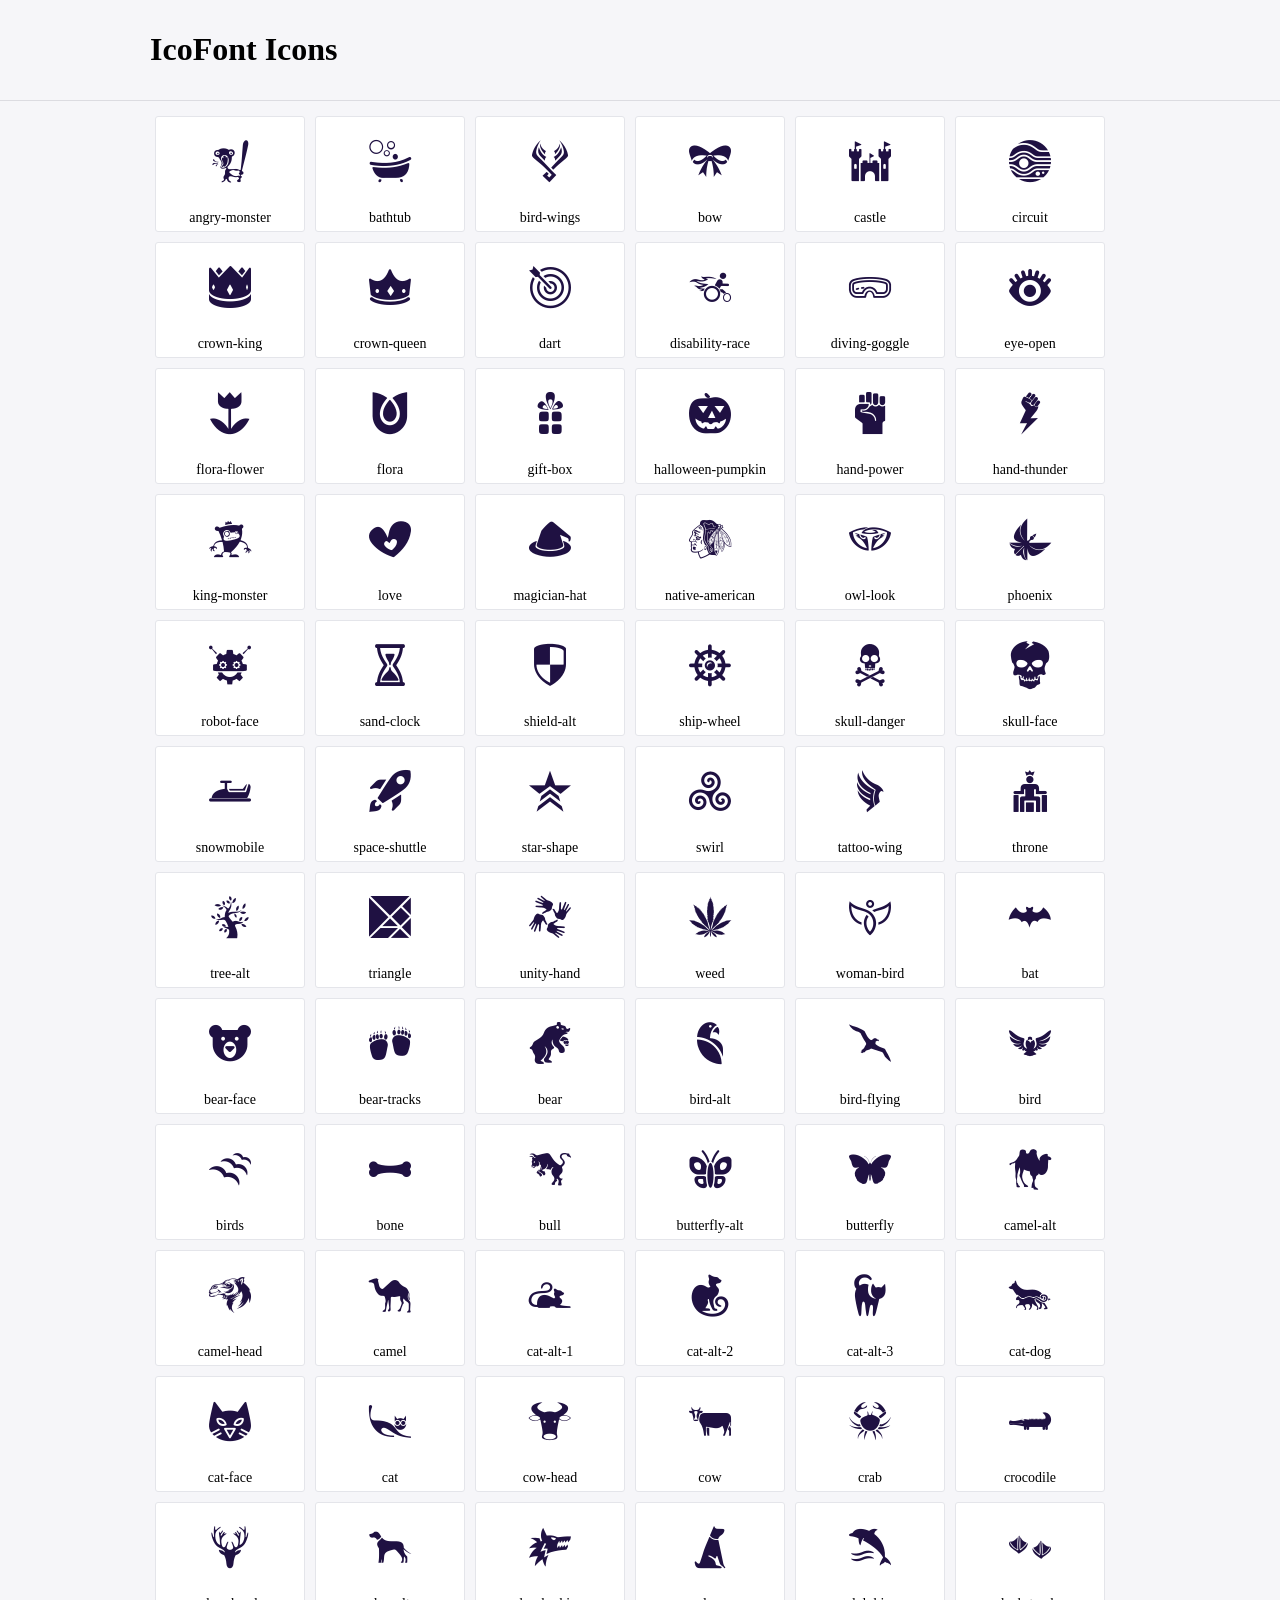
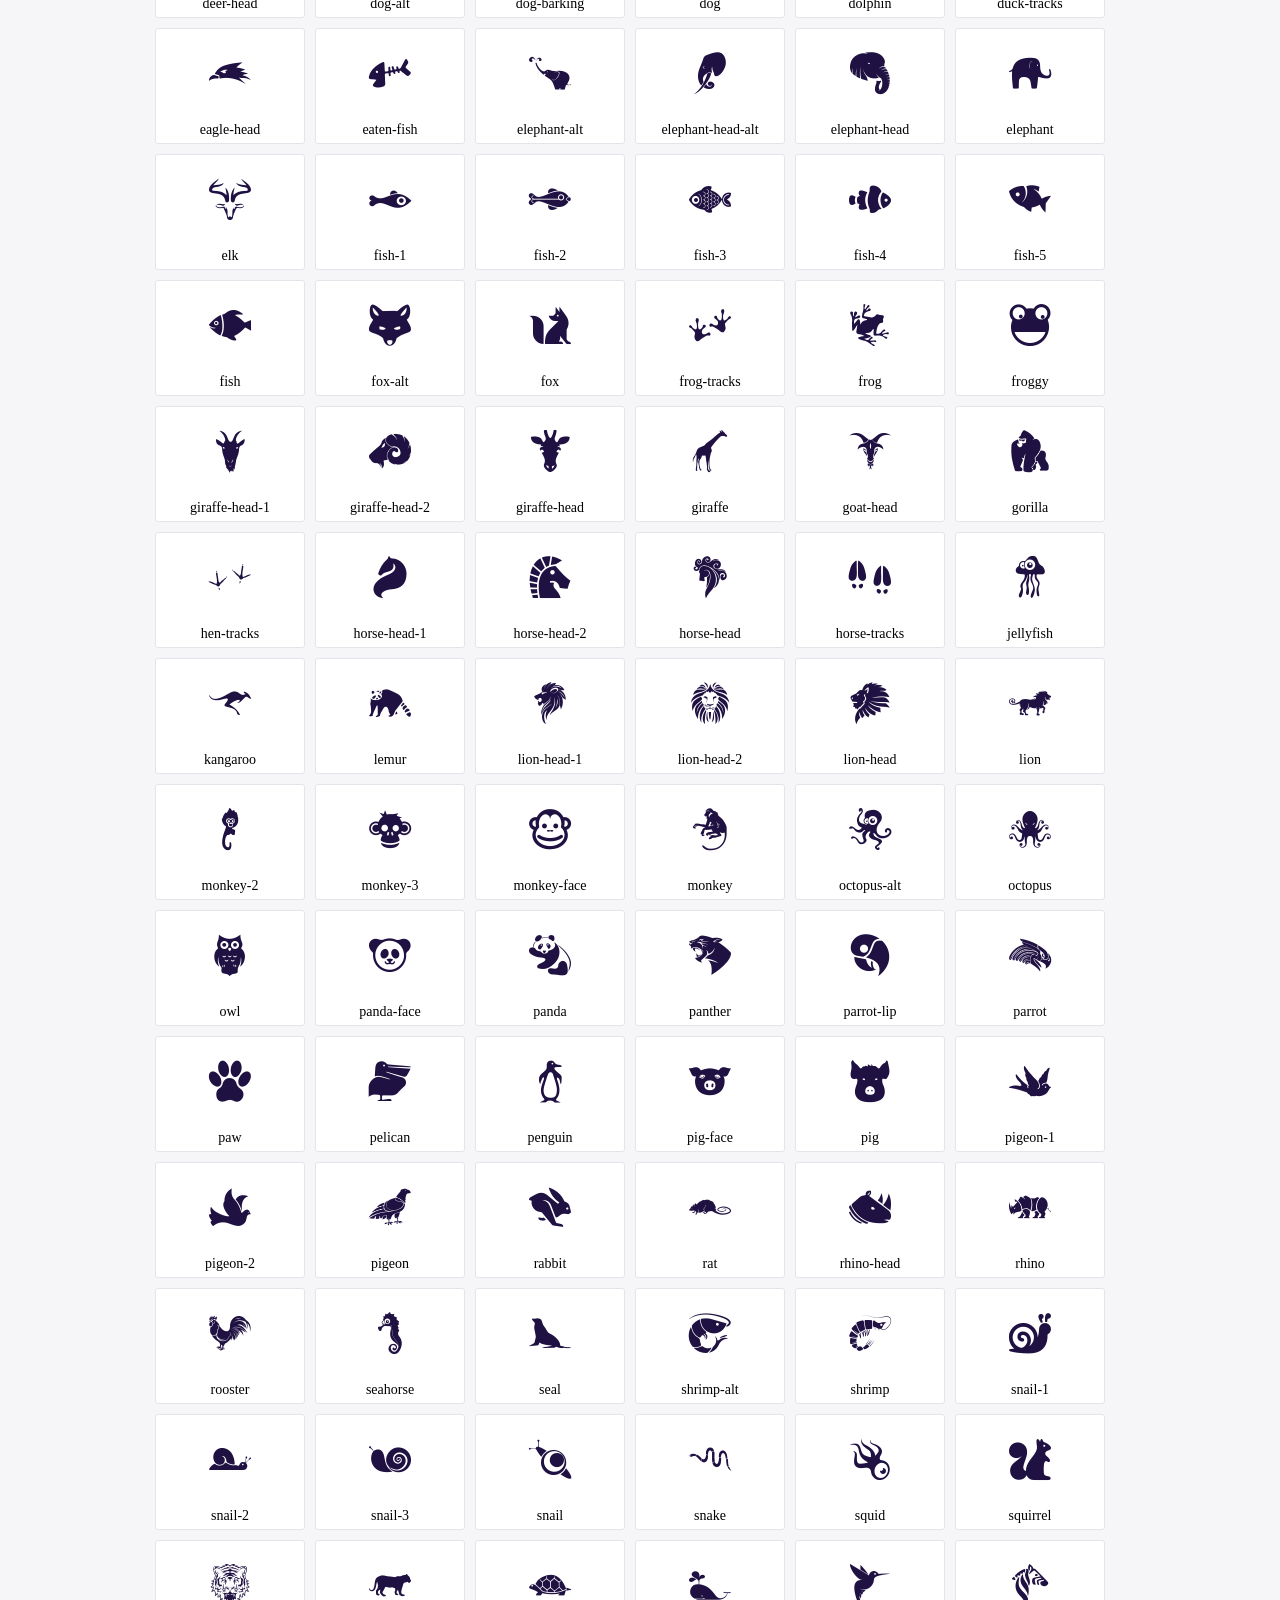
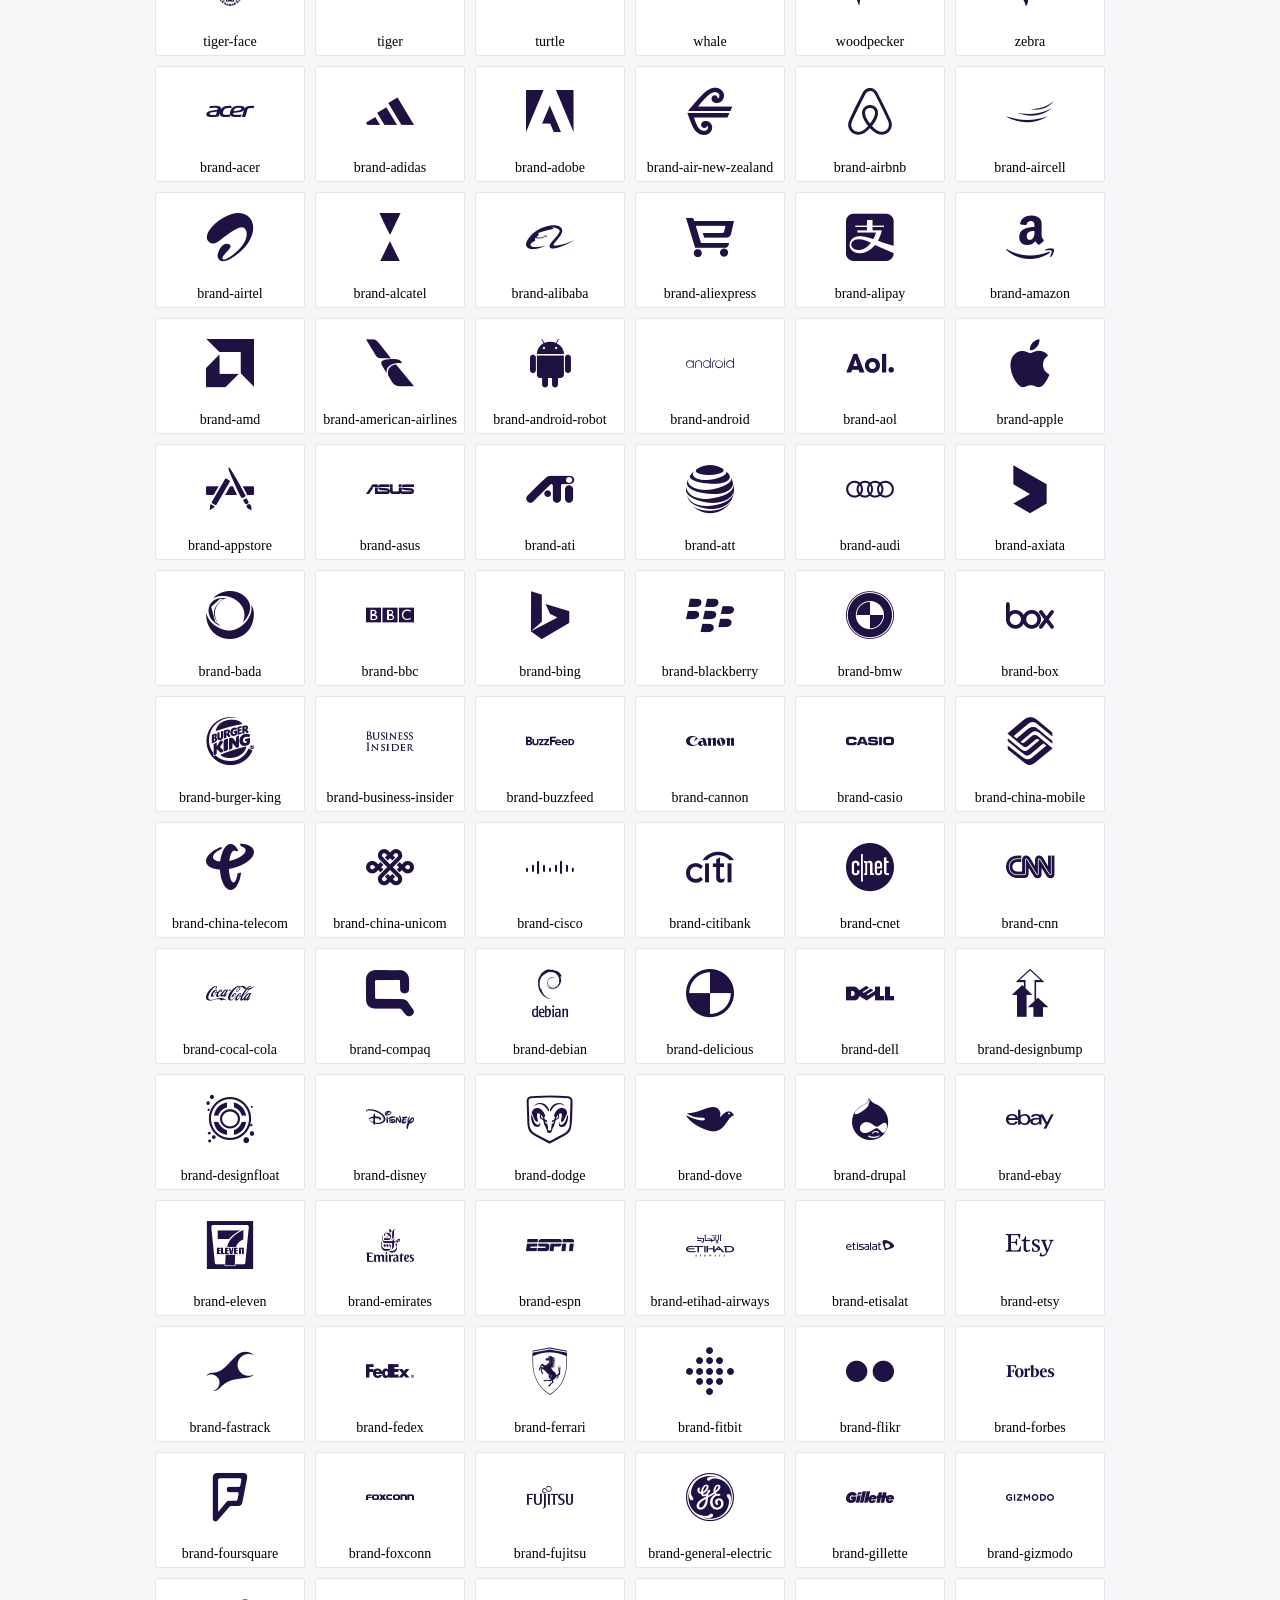
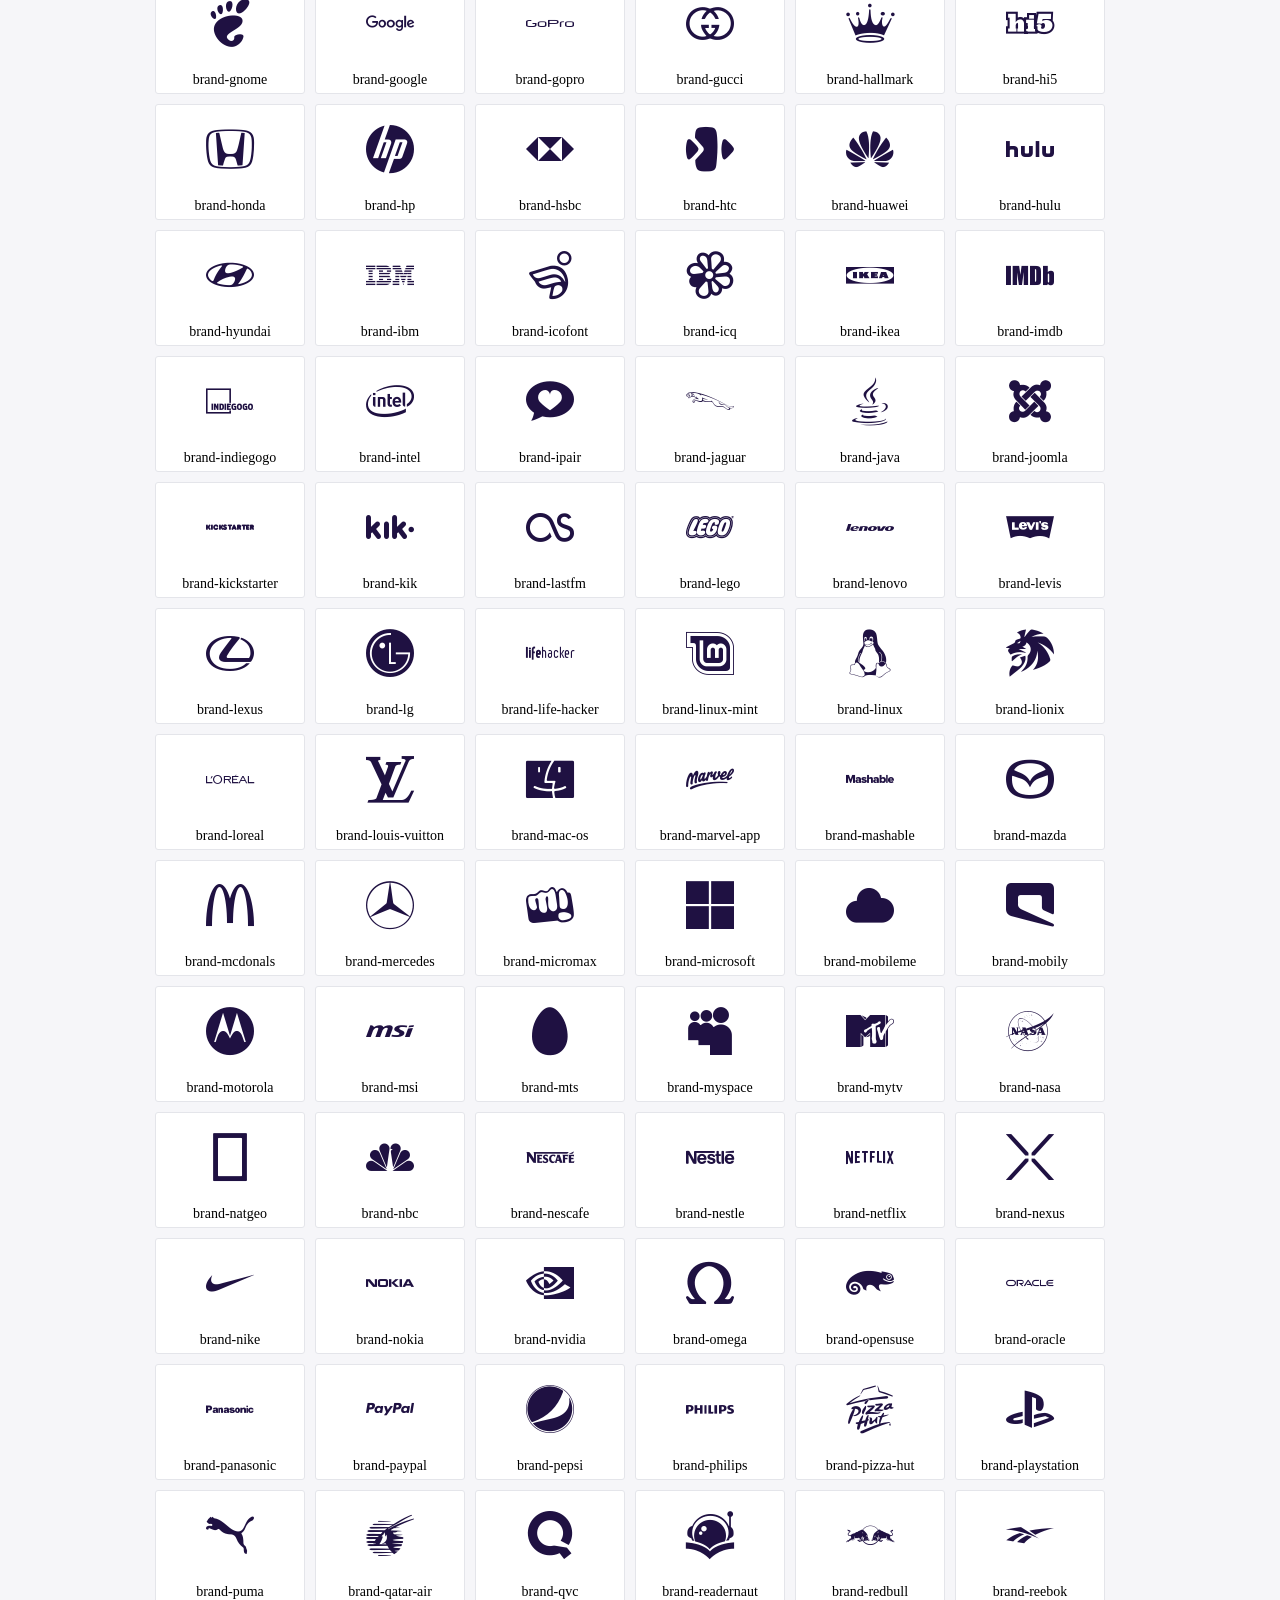
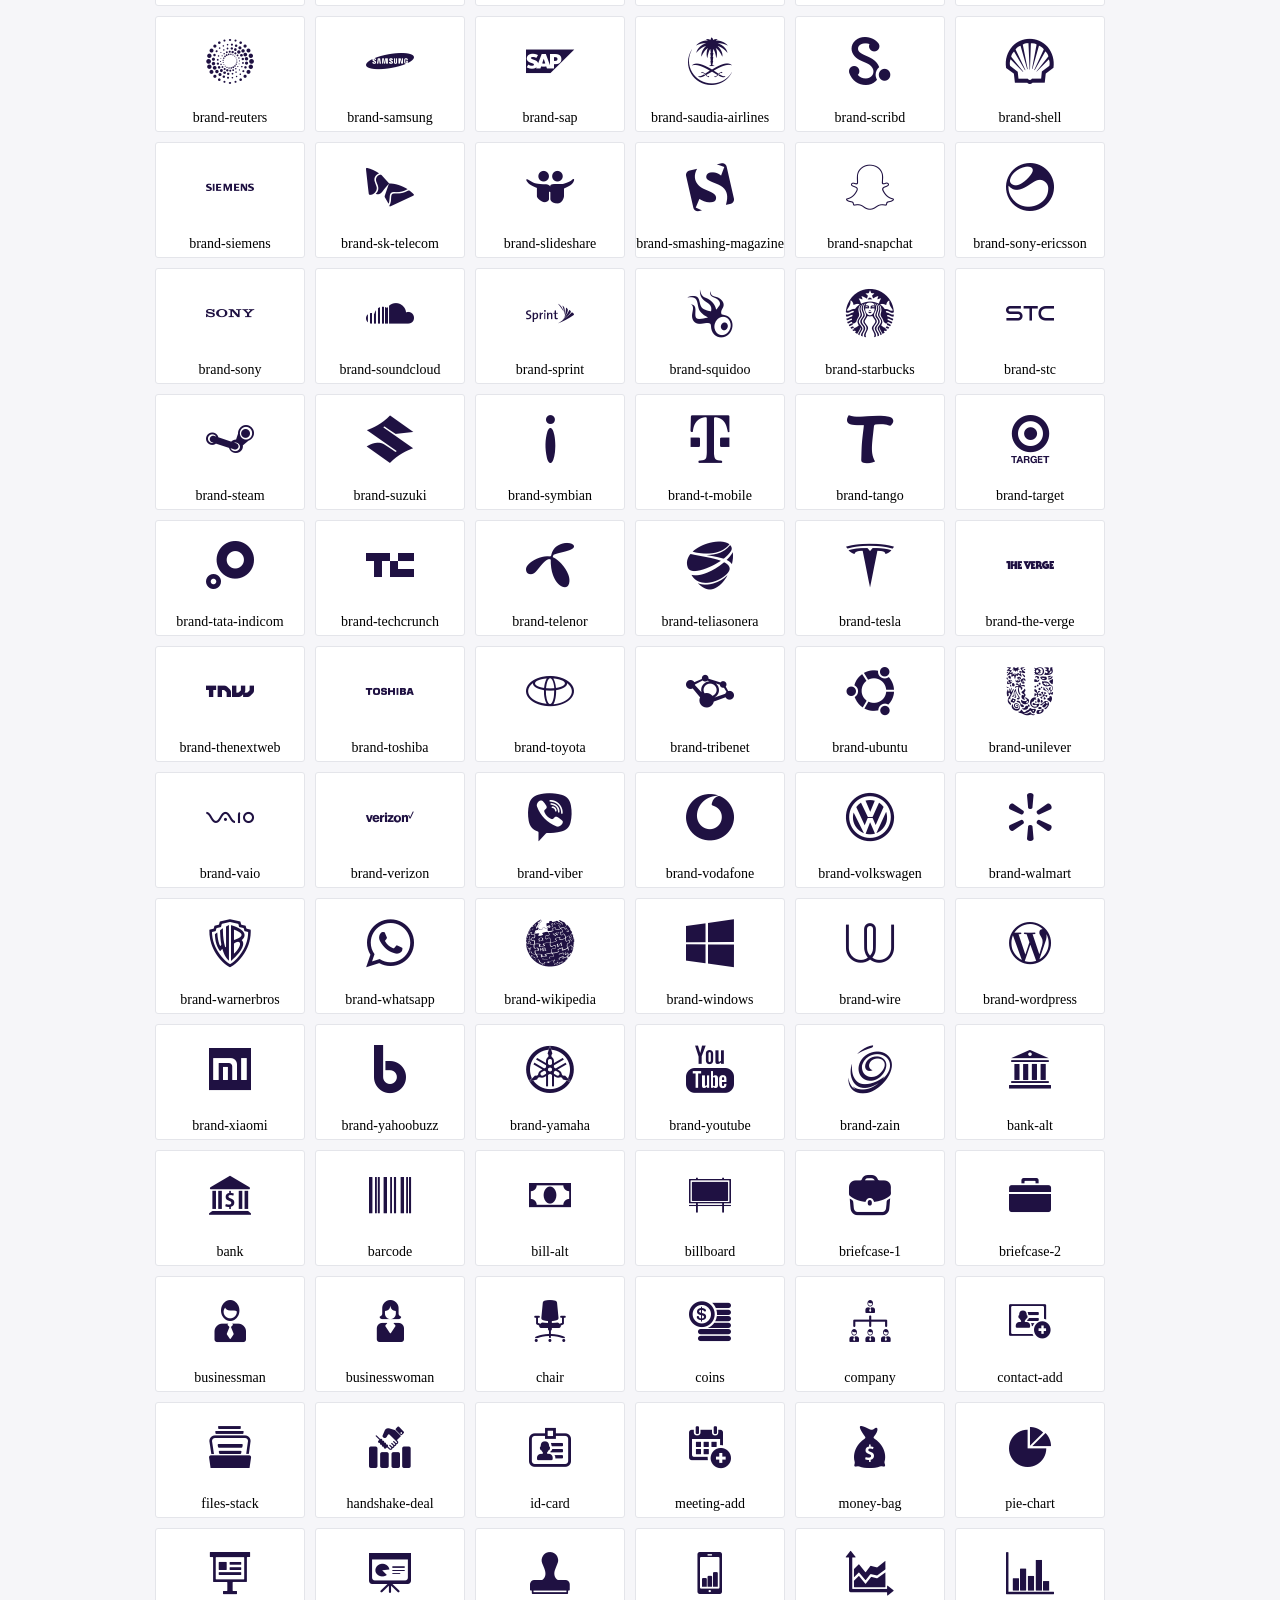
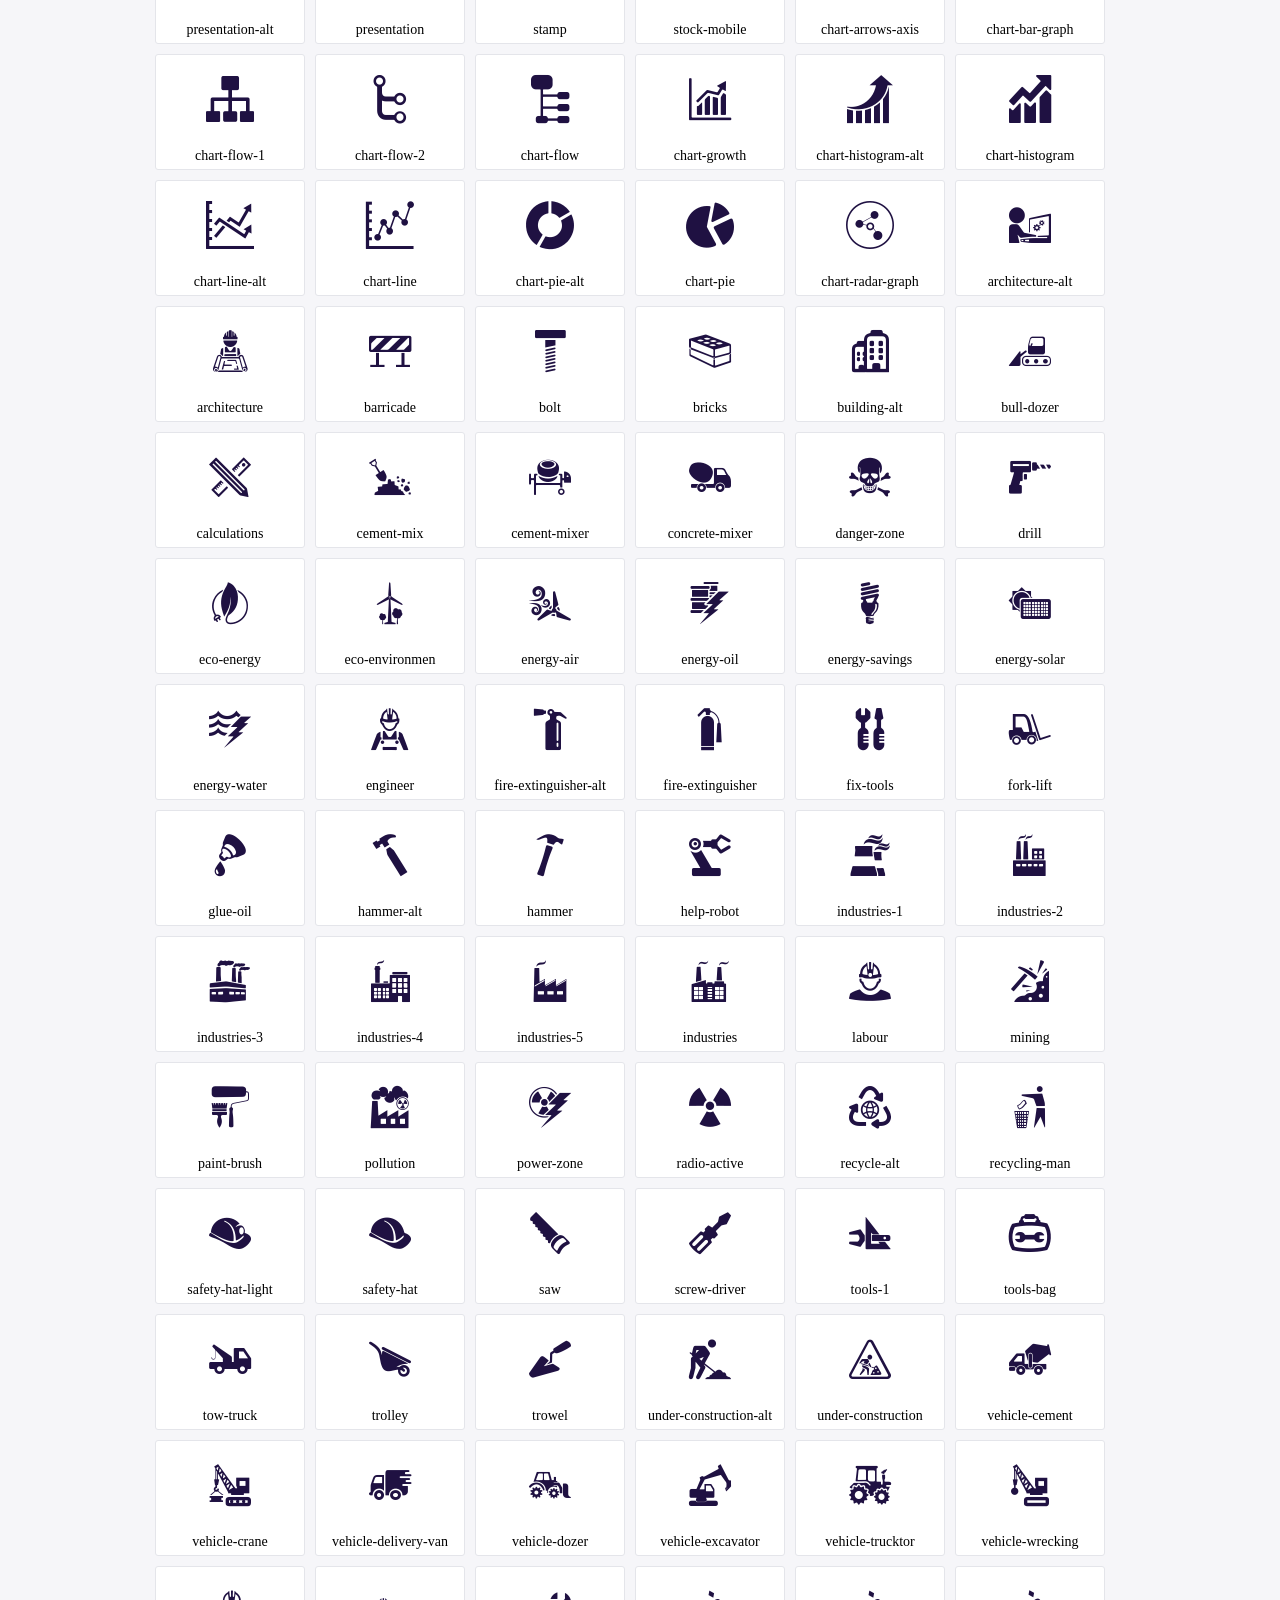
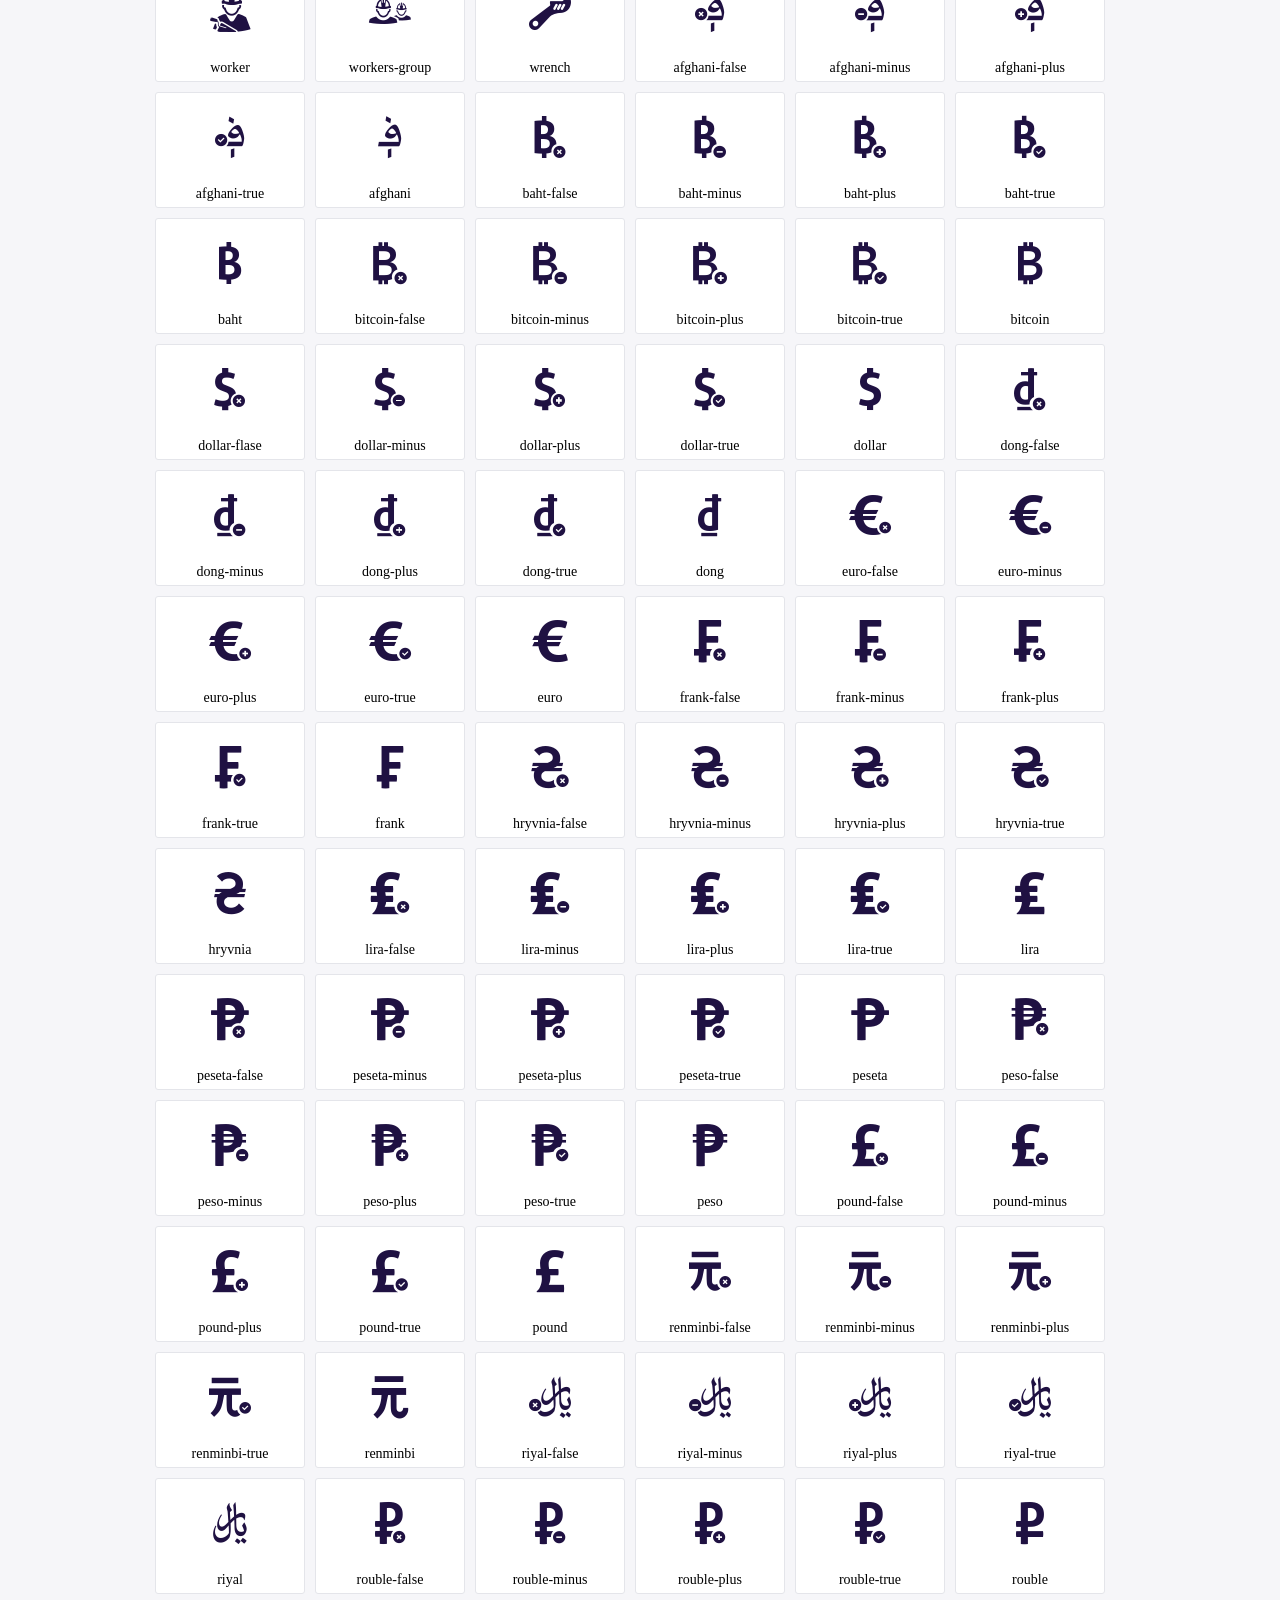
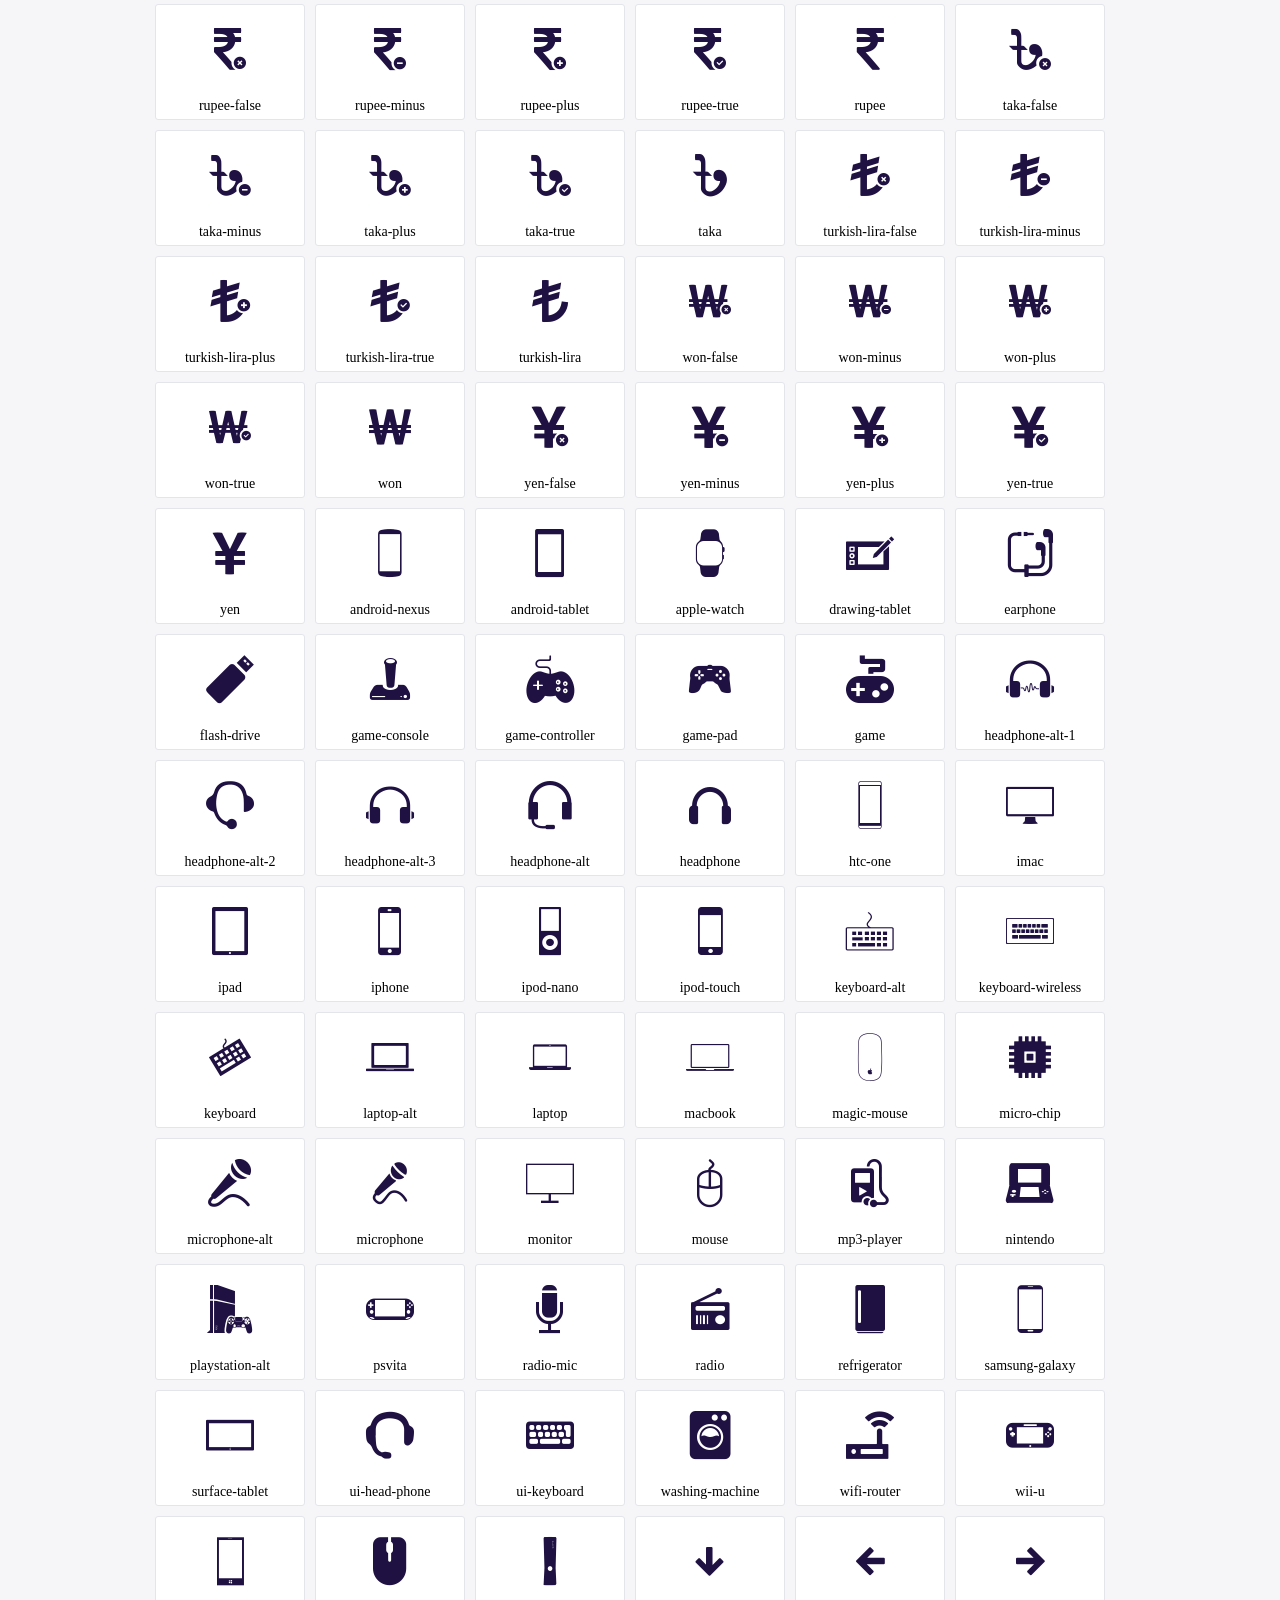
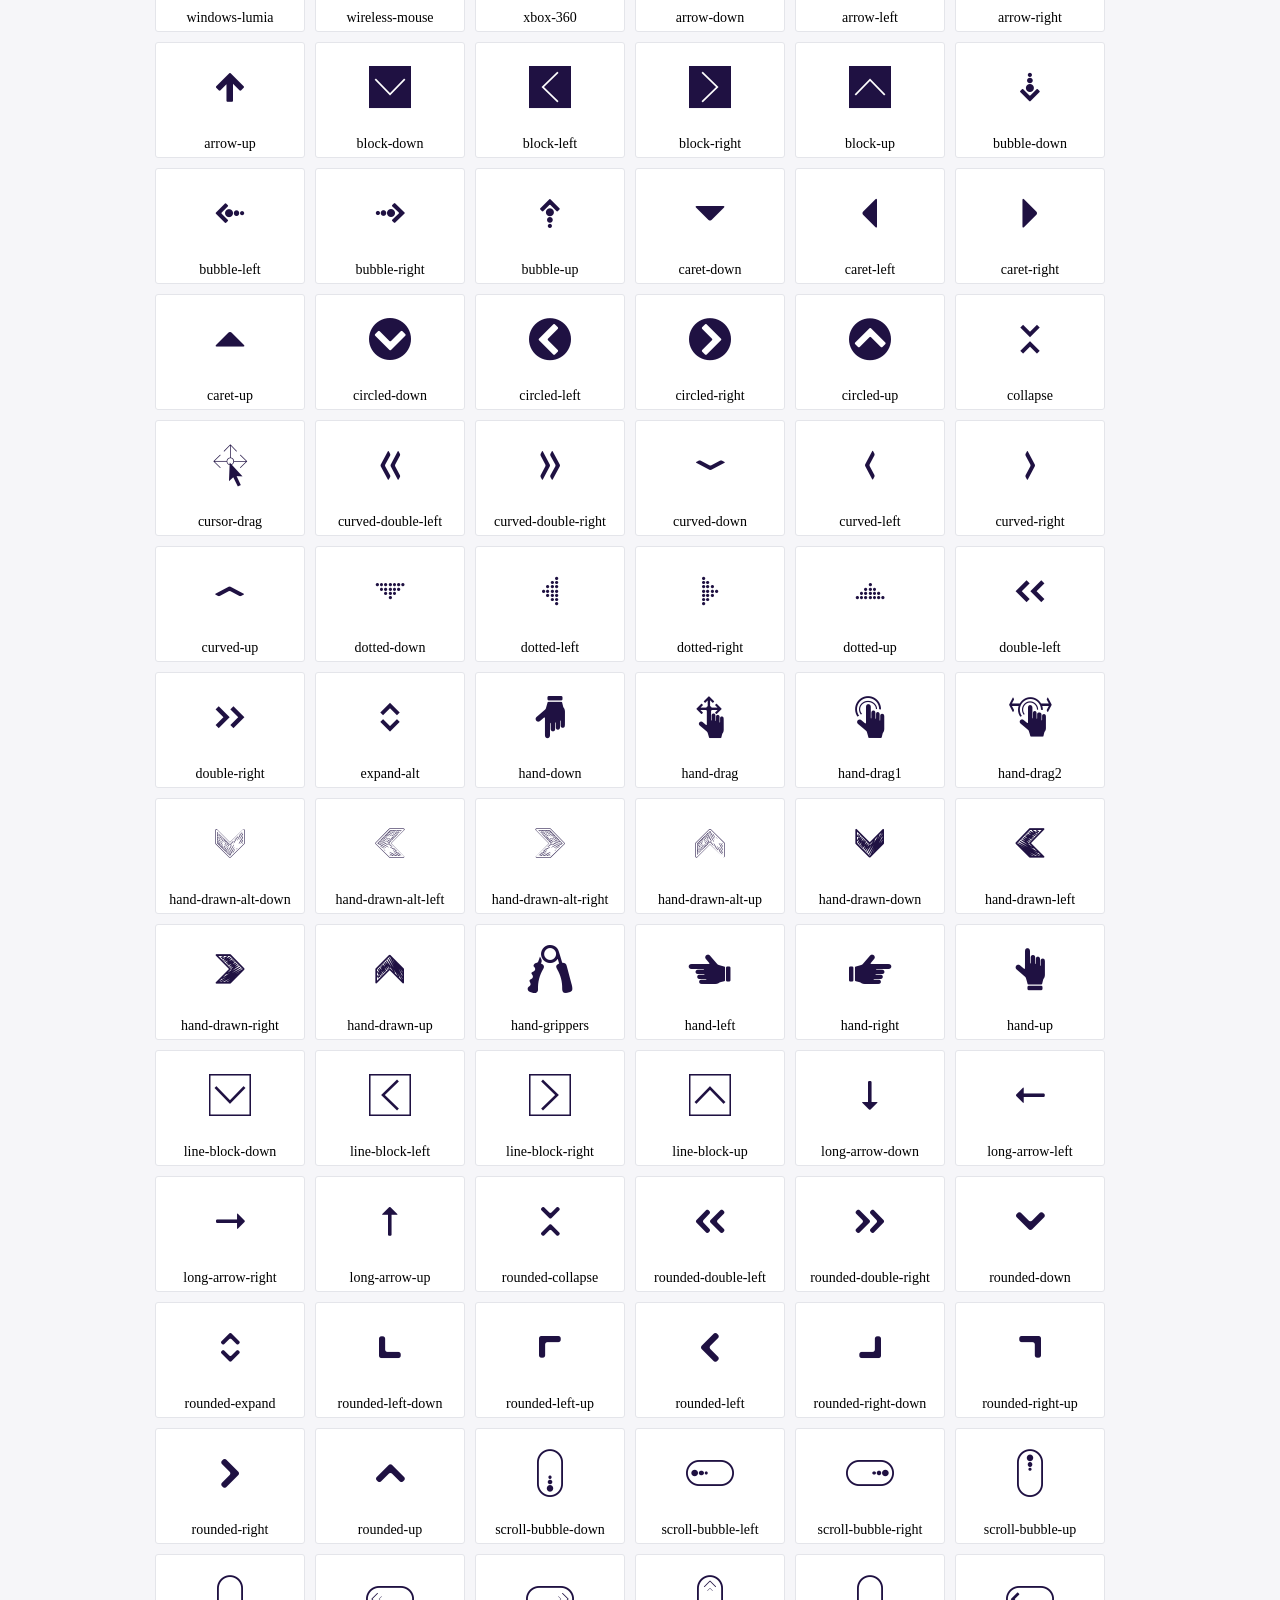
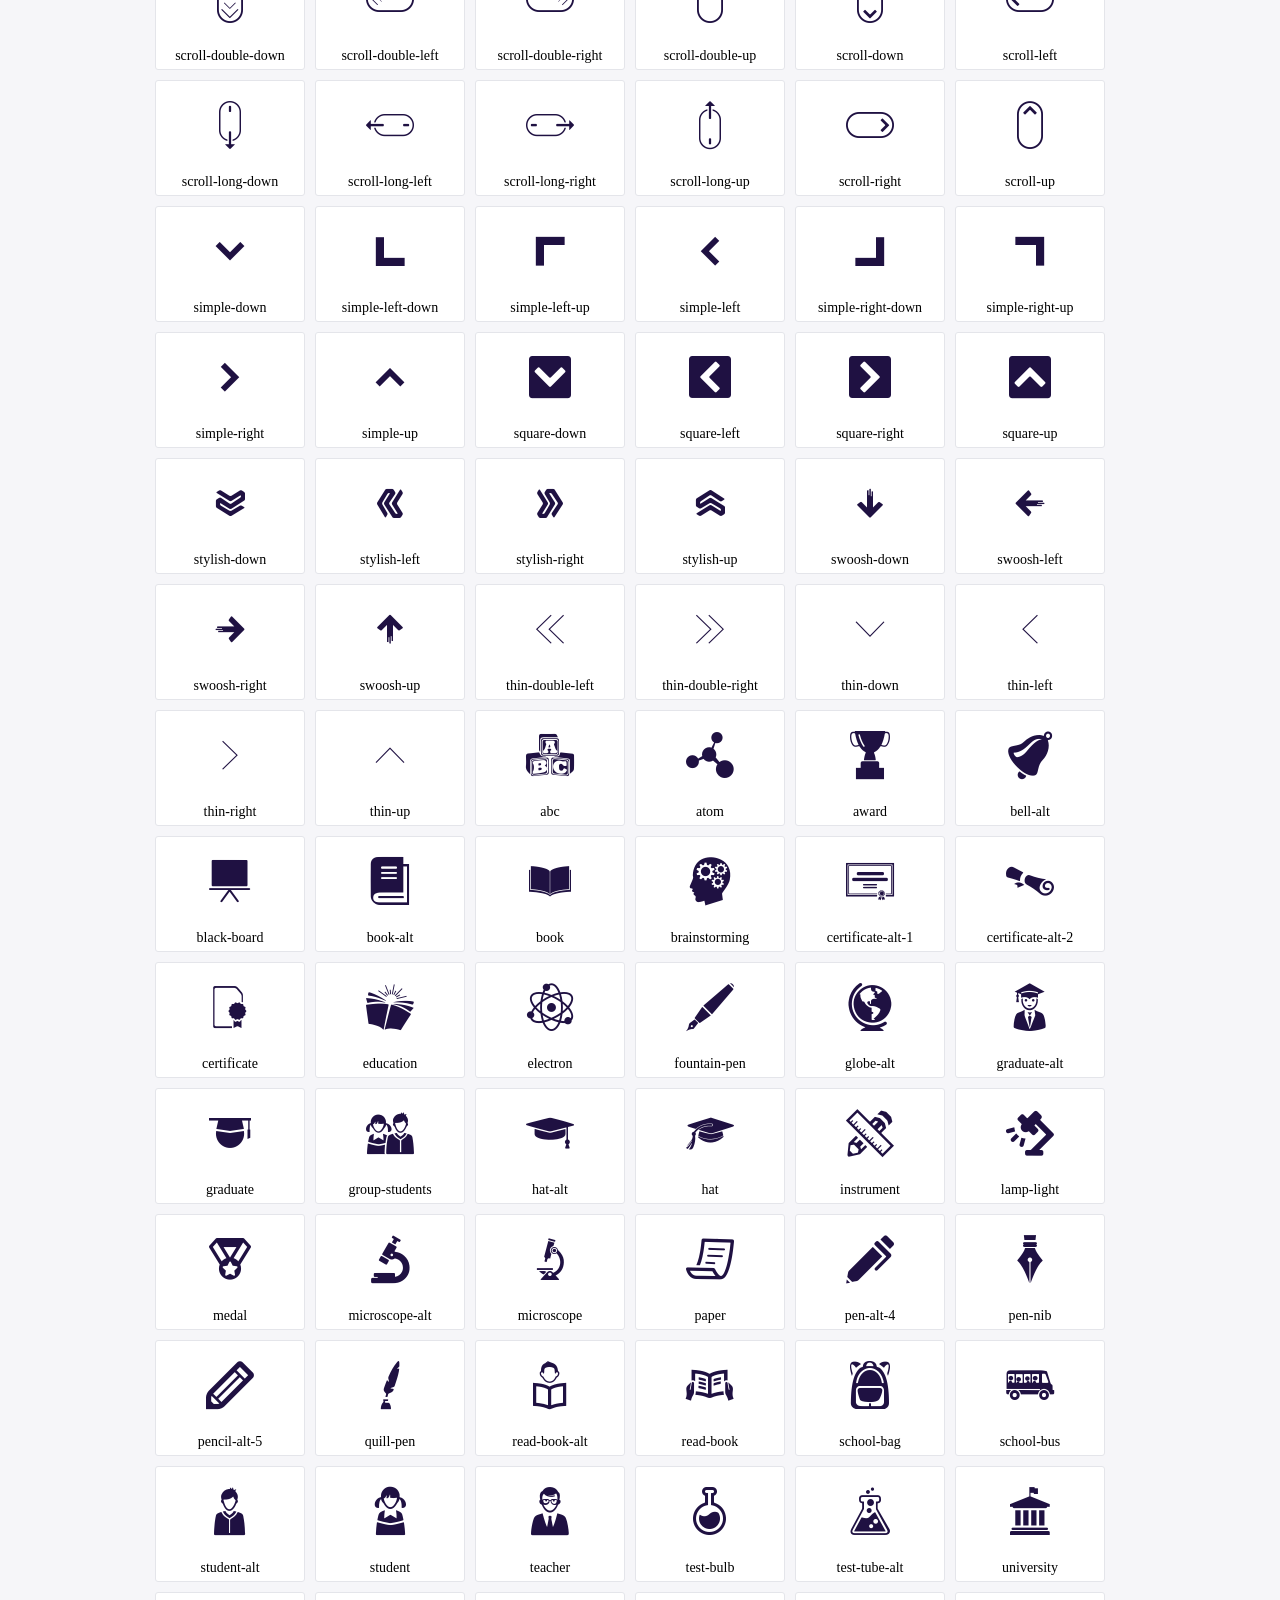
<file: fonts/icofont/demo.html>
<!DOCTYPE html>
	<html>
	<head>
		<meta charset="utf-8">
		<title>Examples | IcoFont</title>
		<link rel="stylesheet" type="text/css" href="./icofont.min.css">
		<style type="text/css">
			body {
				margin: 0;
				padding: 0;
				background: #F6F6F9;
			}
			.header {
				border-bottom: 1px solid #DCDCE1;
				padding: 10px 0;
				margin-bottom: 10px;
			}
			.container {
				width: 980px;
				margin: 0 auto;
			}
			.ico-title {
				font-size: 2em;
			}
			.iconlist {
				margin: 0;
				padding: 0;
				list-style: none;
				text-align: center;
				width: 100%;
				display: flex;
				flex-wrap: wrap;
				flex-direction: row;
			}
			.iconlist li {
				position: relative;
				margin: 5px;
				width: 150px;
				cursor: pointer;
			}
			.iconlist li .icon-holder {
				position: relative;
				text-align: center;
				border-radius: 3px;
				overflow: hidden;
				padding-bottom: 5px;
				background: #ffffff;
				border: 1px solid #E4E5EA;
				transition: all 0.2s linear 0s;
			}
			.iconlist li .icon-holder:hover {
				background: #00C3DA;
				color: #ffffff;
			}
			.iconlist li .icon-holder:hover .icon i {
				color: #ffffff;
			}
			.iconlist li .icon-holder .icon {
				padding: 20px;
				text-align: center;
			}
			.iconlist li .icon-holder .icon i {
				font-size: 3em;
				color: #1F1142;
			}
			.iconlist li .icon-holder span {
				font-size: 14px;
				display: block;
				margin-top: 5px;
				border-radius: 3px;
			}
		</style>
	</head>
	<body>
	<div class="header">
		<div class="container">
			<h1 class="ico-title"> IcoFont Icons </h1>
		</div>
	</div>
	<div class="container">
		<ul class="iconlist">
		
		<li>
			<div class="icon-holder">
				<div class="icon"> 
					<i class="icofont-angry-monster"></i>
				</div> 
				<span> angry-monster </span>
			</div>
		</li>
		
		<li>
			<div class="icon-holder">
				<div class="icon"> 
					<i class="icofont-bathtub"></i>
				</div> 
				<span> bathtub </span>
			</div>
		</li>
		
		<li>
			<div class="icon-holder">
				<div class="icon"> 
					<i class="icofont-bird-wings"></i>
				</div> 
				<span> bird-wings </span>
			</div>
		</li>
		
		<li>
			<div class="icon-holder">
				<div class="icon"> 
					<i class="icofont-bow"></i>
				</div> 
				<span> bow </span>
			</div>
		</li>
		
		<li>
			<div class="icon-holder">
				<div class="icon"> 
					<i class="icofont-castle"></i>
				</div> 
				<span> castle </span>
			</div>
		</li>
		
		<li>
			<div class="icon-holder">
				<div class="icon"> 
					<i class="icofont-circuit"></i>
				</div> 
				<span> circuit </span>
			</div>
		</li>
		
		<li>
			<div class="icon-holder">
				<div class="icon"> 
					<i class="icofont-crown-king"></i>
				</div> 
				<span> crown-king </span>
			</div>
		</li>
		
		<li>
			<div class="icon-holder">
				<div class="icon"> 
					<i class="icofont-crown-queen"></i>
				</div> 
				<span> crown-queen </span>
			</div>
		</li>
		
		<li>
			<div class="icon-holder">
				<div class="icon"> 
					<i class="icofont-dart"></i>
				</div> 
				<span> dart </span>
			</div>
		</li>
		
		<li>
			<div class="icon-holder">
				<div class="icon"> 
					<i class="icofont-disability-race"></i>
				</div> 
				<span> disability-race </span>
			</div>
		</li>
		
		<li>
			<div class="icon-holder">
				<div class="icon"> 
					<i class="icofont-diving-goggle"></i>
				</div> 
				<span> diving-goggle </span>
			</div>
		</li>
		
		<li>
			<div class="icon-holder">
				<div class="icon"> 
					<i class="icofont-eye-open"></i>
				</div> 
				<span> eye-open </span>
			</div>
		</li>
		
		<li>
			<div class="icon-holder">
				<div class="icon"> 
					<i class="icofont-flora-flower"></i>
				</div> 
				<span> flora-flower </span>
			</div>
		</li>
		
		<li>
			<div class="icon-holder">
				<div class="icon"> 
					<i class="icofont-flora"></i>
				</div> 
				<span> flora </span>
			</div>
		</li>
		
		<li>
			<div class="icon-holder">
				<div class="icon"> 
					<i class="icofont-gift-box"></i>
				</div> 
				<span> gift-box </span>
			</div>
		</li>
		
		<li>
			<div class="icon-holder">
				<div class="icon"> 
					<i class="icofont-halloween-pumpkin"></i>
				</div> 
				<span> halloween-pumpkin </span>
			</div>
		</li>
		
		<li>
			<div class="icon-holder">
				<div class="icon"> 
					<i class="icofont-hand-power"></i>
				</div> 
				<span> hand-power </span>
			</div>
		</li>
		
		<li>
			<div class="icon-holder">
				<div class="icon"> 
					<i class="icofont-hand-thunder"></i>
				</div> 
				<span> hand-thunder </span>
			</div>
		</li>
		
		<li>
			<div class="icon-holder">
				<div class="icon"> 
					<i class="icofont-king-monster"></i>
				</div> 
				<span> king-monster </span>
			</div>
		</li>
		
		<li>
			<div class="icon-holder">
				<div class="icon"> 
					<i class="icofont-love"></i>
				</div> 
				<span> love </span>
			</div>
		</li>
		
		<li>
			<div class="icon-holder">
				<div class="icon"> 
					<i class="icofont-magician-hat"></i>
				</div> 
				<span> magician-hat </span>
			</div>
		</li>
		
		<li>
			<div class="icon-holder">
				<div class="icon"> 
					<i class="icofont-native-american"></i>
				</div> 
				<span> native-american </span>
			</div>
		</li>
		
		<li>
			<div class="icon-holder">
				<div class="icon"> 
					<i class="icofont-owl-look"></i>
				</div> 
				<span> owl-look </span>
			</div>
		</li>
		
		<li>
			<div class="icon-holder">
				<div class="icon"> 
					<i class="icofont-phoenix"></i>
				</div> 
				<span> phoenix </span>
			</div>
		</li>
		
		<li>
			<div class="icon-holder">
				<div class="icon"> 
					<i class="icofont-robot-face"></i>
				</div> 
				<span> robot-face </span>
			</div>
		</li>
		
		<li>
			<div class="icon-holder">
				<div class="icon"> 
					<i class="icofont-sand-clock"></i>
				</div> 
				<span> sand-clock </span>
			</div>
		</li>
		
		<li>
			<div class="icon-holder">
				<div class="icon"> 
					<i class="icofont-shield-alt"></i>
				</div> 
				<span> shield-alt </span>
			</div>
		</li>
		
		<li>
			<div class="icon-holder">
				<div class="icon"> 
					<i class="icofont-ship-wheel"></i>
				</div> 
				<span> ship-wheel </span>
			</div>
		</li>
		
		<li>
			<div class="icon-holder">
				<div class="icon"> 
					<i class="icofont-skull-danger"></i>
				</div> 
				<span> skull-danger </span>
			</div>
		</li>
		
		<li>
			<div class="icon-holder">
				<div class="icon"> 
					<i class="icofont-skull-face"></i>
				</div> 
				<span> skull-face </span>
			</div>
		</li>
		
		<li>
			<div class="icon-holder">
				<div class="icon"> 
					<i class="icofont-snowmobile"></i>
				</div> 
				<span> snowmobile </span>
			</div>
		</li>
		
		<li>
			<div class="icon-holder">
				<div class="icon"> 
					<i class="icofont-space-shuttle"></i>
				</div> 
				<span> space-shuttle </span>
			</div>
		</li>
		
		<li>
			<div class="icon-holder">
				<div class="icon"> 
					<i class="icofont-star-shape"></i>
				</div> 
				<span> star-shape </span>
			</div>
		</li>
		
		<li>
			<div class="icon-holder">
				<div class="icon"> 
					<i class="icofont-swirl"></i>
				</div> 
				<span> swirl </span>
			</div>
		</li>
		
		<li>
			<div class="icon-holder">
				<div class="icon"> 
					<i class="icofont-tattoo-wing"></i>
				</div> 
				<span> tattoo-wing </span>
			</div>
		</li>
		
		<li>
			<div class="icon-holder">
				<div class="icon"> 
					<i class="icofont-throne"></i>
				</div> 
				<span> throne </span>
			</div>
		</li>
		
		<li>
			<div class="icon-holder">
				<div class="icon"> 
					<i class="icofont-tree-alt"></i>
				</div> 
				<span> tree-alt </span>
			</div>
		</li>
		
		<li>
			<div class="icon-holder">
				<div class="icon"> 
					<i class="icofont-triangle"></i>
				</div> 
				<span> triangle </span>
			</div>
		</li>
		
		<li>
			<div class="icon-holder">
				<div class="icon"> 
					<i class="icofont-unity-hand"></i>
				</div> 
				<span> unity-hand </span>
			</div>
		</li>
		
		<li>
			<div class="icon-holder">
				<div class="icon"> 
					<i class="icofont-weed"></i>
				</div> 
				<span> weed </span>
			</div>
		</li>
		
		<li>
			<div class="icon-holder">
				<div class="icon"> 
					<i class="icofont-woman-bird"></i>
				</div> 
				<span> woman-bird </span>
			</div>
		</li>
		
		<li>
			<div class="icon-holder">
				<div class="icon"> 
					<i class="icofont-bat"></i>
				</div> 
				<span> bat </span>
			</div>
		</li>
		
		<li>
			<div class="icon-holder">
				<div class="icon"> 
					<i class="icofont-bear-face"></i>
				</div> 
				<span> bear-face </span>
			</div>
		</li>
		
		<li>
			<div class="icon-holder">
				<div class="icon"> 
					<i class="icofont-bear-tracks"></i>
				</div> 
				<span> bear-tracks </span>
			</div>
		</li>
		
		<li>
			<div class="icon-holder">
				<div class="icon"> 
					<i class="icofont-bear"></i>
				</div> 
				<span> bear </span>
			</div>
		</li>
		
		<li>
			<div class="icon-holder">
				<div class="icon"> 
					<i class="icofont-bird-alt"></i>
				</div> 
				<span> bird-alt </span>
			</div>
		</li>
		
		<li>
			<div class="icon-holder">
				<div class="icon"> 
					<i class="icofont-bird-flying"></i>
				</div> 
				<span> bird-flying </span>
			</div>
		</li>
		
		<li>
			<div class="icon-holder">
				<div class="icon"> 
					<i class="icofont-bird"></i>
				</div> 
				<span> bird </span>
			</div>
		</li>
		
		<li>
			<div class="icon-holder">
				<div class="icon"> 
					<i class="icofont-birds"></i>
				</div> 
				<span> birds </span>
			</div>
		</li>
		
		<li>
			<div class="icon-holder">
				<div class="icon"> 
					<i class="icofont-bone"></i>
				</div> 
				<span> bone </span>
			</div>
		</li>
		
		<li>
			<div class="icon-holder">
				<div class="icon"> 
					<i class="icofont-bull"></i>
				</div> 
				<span> bull </span>
			</div>
		</li>
		
		<li>
			<div class="icon-holder">
				<div class="icon"> 
					<i class="icofont-butterfly-alt"></i>
				</div> 
				<span> butterfly-alt </span>
			</div>
		</li>
		
		<li>
			<div class="icon-holder">
				<div class="icon"> 
					<i class="icofont-butterfly"></i>
				</div> 
				<span> butterfly </span>
			</div>
		</li>
		
		<li>
			<div class="icon-holder">
				<div class="icon"> 
					<i class="icofont-camel-alt"></i>
				</div> 
				<span> camel-alt </span>
			</div>
		</li>
		
		<li>
			<div class="icon-holder">
				<div class="icon"> 
					<i class="icofont-camel-head"></i>
				</div> 
				<span> camel-head </span>
			</div>
		</li>
		
		<li>
			<div class="icon-holder">
				<div class="icon"> 
					<i class="icofont-camel"></i>
				</div> 
				<span> camel </span>
			</div>
		</li>
		
		<li>
			<div class="icon-holder">
				<div class="icon"> 
					<i class="icofont-cat-alt-1"></i>
				</div> 
				<span> cat-alt-1 </span>
			</div>
		</li>
		
		<li>
			<div class="icon-holder">
				<div class="icon"> 
					<i class="icofont-cat-alt-2"></i>
				</div> 
				<span> cat-alt-2 </span>
			</div>
		</li>
		
		<li>
			<div class="icon-holder">
				<div class="icon"> 
					<i class="icofont-cat-alt-3"></i>
				</div> 
				<span> cat-alt-3 </span>
			</div>
		</li>
		
		<li>
			<div class="icon-holder">
				<div class="icon"> 
					<i class="icofont-cat-dog"></i>
				</div> 
				<span> cat-dog </span>
			</div>
		</li>
		
		<li>
			<div class="icon-holder">
				<div class="icon"> 
					<i class="icofont-cat-face"></i>
				</div> 
				<span> cat-face </span>
			</div>
		</li>
		
		<li>
			<div class="icon-holder">
				<div class="icon"> 
					<i class="icofont-cat"></i>
				</div> 
				<span> cat </span>
			</div>
		</li>
		
		<li>
			<div class="icon-holder">
				<div class="icon"> 
					<i class="icofont-cow-head"></i>
				</div> 
				<span> cow-head </span>
			</div>
		</li>
		
		<li>
			<div class="icon-holder">
				<div class="icon"> 
					<i class="icofont-cow"></i>
				</div> 
				<span> cow </span>
			</div>
		</li>
		
		<li>
			<div class="icon-holder">
				<div class="icon"> 
					<i class="icofont-crab"></i>
				</div> 
				<span> crab </span>
			</div>
		</li>
		
		<li>
			<div class="icon-holder">
				<div class="icon"> 
					<i class="icofont-crocodile"></i>
				</div> 
				<span> crocodile </span>
			</div>
		</li>
		
		<li>
			<div class="icon-holder">
				<div class="icon"> 
					<i class="icofont-deer-head"></i>
				</div> 
				<span> deer-head </span>
			</div>
		</li>
		
		<li>
			<div class="icon-holder">
				<div class="icon"> 
					<i class="icofont-dog-alt"></i>
				</div> 
				<span> dog-alt </span>
			</div>
		</li>
		
		<li>
			<div class="icon-holder">
				<div class="icon"> 
					<i class="icofont-dog-barking"></i>
				</div> 
				<span> dog-barking </span>
			</div>
		</li>
		
		<li>
			<div class="icon-holder">
				<div class="icon"> 
					<i class="icofont-dog"></i>
				</div> 
				<span> dog </span>
			</div>
		</li>
		
		<li>
			<div class="icon-holder">
				<div class="icon"> 
					<i class="icofont-dolphin"></i>
				</div> 
				<span> dolphin </span>
			</div>
		</li>
		
		<li>
			<div class="icon-holder">
				<div class="icon"> 
					<i class="icofont-duck-tracks"></i>
				</div> 
				<span> duck-tracks </span>
			</div>
		</li>
		
		<li>
			<div class="icon-holder">
				<div class="icon"> 
					<i class="icofont-eagle-head"></i>
				</div> 
				<span> eagle-head </span>
			</div>
		</li>
		
		<li>
			<div class="icon-holder">
				<div class="icon"> 
					<i class="icofont-eaten-fish"></i>
				</div> 
				<span> eaten-fish </span>
			</div>
		</li>
		
		<li>
			<div class="icon-holder">
				<div class="icon"> 
					<i class="icofont-elephant-alt"></i>
				</div> 
				<span> elephant-alt </span>
			</div>
		</li>
		
		<li>
			<div class="icon-holder">
				<div class="icon"> 
					<i class="icofont-elephant-head-alt"></i>
				</div> 
				<span> elephant-head-alt </span>
			</div>
		</li>
		
		<li>
			<div class="icon-holder">
				<div class="icon"> 
					<i class="icofont-elephant-head"></i>
				</div> 
				<span> elephant-head </span>
			</div>
		</li>
		
		<li>
			<div class="icon-holder">
				<div class="icon"> 
					<i class="icofont-elephant"></i>
				</div> 
				<span> elephant </span>
			</div>
		</li>
		
		<li>
			<div class="icon-holder">
				<div class="icon"> 
					<i class="icofont-elk"></i>
				</div> 
				<span> elk </span>
			</div>
		</li>
		
		<li>
			<div class="icon-holder">
				<div class="icon"> 
					<i class="icofont-fish-1"></i>
				</div> 
				<span> fish-1 </span>
			</div>
		</li>
		
		<li>
			<div class="icon-holder">
				<div class="icon"> 
					<i class="icofont-fish-2"></i>
				</div> 
				<span> fish-2 </span>
			</div>
		</li>
		
		<li>
			<div class="icon-holder">
				<div class="icon"> 
					<i class="icofont-fish-3"></i>
				</div> 
				<span> fish-3 </span>
			</div>
		</li>
		
		<li>
			<div class="icon-holder">
				<div class="icon"> 
					<i class="icofont-fish-4"></i>
				</div> 
				<span> fish-4 </span>
			</div>
		</li>
		
		<li>
			<div class="icon-holder">
				<div class="icon"> 
					<i class="icofont-fish-5"></i>
				</div> 
				<span> fish-5 </span>
			</div>
		</li>
		
		<li>
			<div class="icon-holder">
				<div class="icon"> 
					<i class="icofont-fish"></i>
				</div> 
				<span> fish </span>
			</div>
		</li>
		
		<li>
			<div class="icon-holder">
				<div class="icon"> 
					<i class="icofont-fox-alt"></i>
				</div> 
				<span> fox-alt </span>
			</div>
		</li>
		
		<li>
			<div class="icon-holder">
				<div class="icon"> 
					<i class="icofont-fox"></i>
				</div> 
				<span> fox </span>
			</div>
		</li>
		
		<li>
			<div class="icon-holder">
				<div class="icon"> 
					<i class="icofont-frog-tracks"></i>
				</div> 
				<span> frog-tracks </span>
			</div>
		</li>
		
		<li>
			<div class="icon-holder">
				<div class="icon"> 
					<i class="icofont-frog"></i>
				</div> 
				<span> frog </span>
			</div>
		</li>
		
		<li>
			<div class="icon-holder">
				<div class="icon"> 
					<i class="icofont-froggy"></i>
				</div> 
				<span> froggy </span>
			</div>
		</li>
		
		<li>
			<div class="icon-holder">
				<div class="icon"> 
					<i class="icofont-giraffe-head-1"></i>
				</div> 
				<span> giraffe-head-1 </span>
			</div>
		</li>
		
		<li>
			<div class="icon-holder">
				<div class="icon"> 
					<i class="icofont-giraffe-head-2"></i>
				</div> 
				<span> giraffe-head-2 </span>
			</div>
		</li>
		
		<li>
			<div class="icon-holder">
				<div class="icon"> 
					<i class="icofont-giraffe-head"></i>
				</div> 
				<span> giraffe-head </span>
			</div>
		</li>
		
		<li>
			<div class="icon-holder">
				<div class="icon"> 
					<i class="icofont-giraffe"></i>
				</div> 
				<span> giraffe </span>
			</div>
		</li>
		
		<li>
			<div class="icon-holder">
				<div class="icon"> 
					<i class="icofont-goat-head"></i>
				</div> 
				<span> goat-head </span>
			</div>
		</li>
		
		<li>
			<div class="icon-holder">
				<div class="icon"> 
					<i class="icofont-gorilla"></i>
				</div> 
				<span> gorilla </span>
			</div>
		</li>
		
		<li>
			<div class="icon-holder">
				<div class="icon"> 
					<i class="icofont-hen-tracks"></i>
				</div> 
				<span> hen-tracks </span>
			</div>
		</li>
		
		<li>
			<div class="icon-holder">
				<div class="icon"> 
					<i class="icofont-horse-head-1"></i>
				</div> 
				<span> horse-head-1 </span>
			</div>
		</li>
		
		<li>
			<div class="icon-holder">
				<div class="icon"> 
					<i class="icofont-horse-head-2"></i>
				</div> 
				<span> horse-head-2 </span>
			</div>
		</li>
		
		<li>
			<div class="icon-holder">
				<div class="icon"> 
					<i class="icofont-horse-head"></i>
				</div> 
				<span> horse-head </span>
			</div>
		</li>
		
		<li>
			<div class="icon-holder">
				<div class="icon"> 
					<i class="icofont-horse-tracks"></i>
				</div> 
				<span> horse-tracks </span>
			</div>
		</li>
		
		<li>
			<div class="icon-holder">
				<div class="icon"> 
					<i class="icofont-jellyfish"></i>
				</div> 
				<span> jellyfish </span>
			</div>
		</li>
		
		<li>
			<div class="icon-holder">
				<div class="icon"> 
					<i class="icofont-kangaroo"></i>
				</div> 
				<span> kangaroo </span>
			</div>
		</li>
		
		<li>
			<div class="icon-holder">
				<div class="icon"> 
					<i class="icofont-lemur"></i>
				</div> 
				<span> lemur </span>
			</div>
		</li>
		
		<li>
			<div class="icon-holder">
				<div class="icon"> 
					<i class="icofont-lion-head-1"></i>
				</div> 
				<span> lion-head-1 </span>
			</div>
		</li>
		
		<li>
			<div class="icon-holder">
				<div class="icon"> 
					<i class="icofont-lion-head-2"></i>
				</div> 
				<span> lion-head-2 </span>
			</div>
		</li>
		
		<li>
			<div class="icon-holder">
				<div class="icon"> 
					<i class="icofont-lion-head"></i>
				</div> 
				<span> lion-head </span>
			</div>
		</li>
		
		<li>
			<div class="icon-holder">
				<div class="icon"> 
					<i class="icofont-lion"></i>
				</div> 
				<span> lion </span>
			</div>
		</li>
		
		<li>
			<div class="icon-holder">
				<div class="icon"> 
					<i class="icofont-monkey-2"></i>
				</div> 
				<span> monkey-2 </span>
			</div>
		</li>
		
		<li>
			<div class="icon-holder">
				<div class="icon"> 
					<i class="icofont-monkey-3"></i>
				</div> 
				<span> monkey-3 </span>
			</div>
		</li>
		
		<li>
			<div class="icon-holder">
				<div class="icon"> 
					<i class="icofont-monkey-face"></i>
				</div> 
				<span> monkey-face </span>
			</div>
		</li>
		
		<li>
			<div class="icon-holder">
				<div class="icon"> 
					<i class="icofont-monkey"></i>
				</div> 
				<span> monkey </span>
			</div>
		</li>
		
		<li>
			<div class="icon-holder">
				<div class="icon"> 
					<i class="icofont-octopus-alt"></i>
				</div> 
				<span> octopus-alt </span>
			</div>
		</li>
		
		<li>
			<div class="icon-holder">
				<div class="icon"> 
					<i class="icofont-octopus"></i>
				</div> 
				<span> octopus </span>
			</div>
		</li>
		
		<li>
			<div class="icon-holder">
				<div class="icon"> 
					<i class="icofont-owl"></i>
				</div> 
				<span> owl </span>
			</div>
		</li>
		
		<li>
			<div class="icon-holder">
				<div class="icon"> 
					<i class="icofont-panda-face"></i>
				</div> 
				<span> panda-face </span>
			</div>
		</li>
		
		<li>
			<div class="icon-holder">
				<div class="icon"> 
					<i class="icofont-panda"></i>
				</div> 
				<span> panda </span>
			</div>
		</li>
		
		<li>
			<div class="icon-holder">
				<div class="icon"> 
					<i class="icofont-panther"></i>
				</div> 
				<span> panther </span>
			</div>
		</li>
		
		<li>
			<div class="icon-holder">
				<div class="icon"> 
					<i class="icofont-parrot-lip"></i>
				</div> 
				<span> parrot-lip </span>
			</div>
		</li>
		
		<li>
			<div class="icon-holder">
				<div class="icon"> 
					<i class="icofont-parrot"></i>
				</div> 
				<span> parrot </span>
			</div>
		</li>
		
		<li>
			<div class="icon-holder">
				<div class="icon"> 
					<i class="icofont-paw"></i>
				</div> 
				<span> paw </span>
			</div>
		</li>
		
		<li>
			<div class="icon-holder">
				<div class="icon"> 
					<i class="icofont-pelican"></i>
				</div> 
				<span> pelican </span>
			</div>
		</li>
		
		<li>
			<div class="icon-holder">
				<div class="icon"> 
					<i class="icofont-penguin"></i>
				</div> 
				<span> penguin </span>
			</div>
		</li>
		
		<li>
			<div class="icon-holder">
				<div class="icon"> 
					<i class="icofont-pig-face"></i>
				</div> 
				<span> pig-face </span>
			</div>
		</li>
		
		<li>
			<div class="icon-holder">
				<div class="icon"> 
					<i class="icofont-pig"></i>
				</div> 
				<span> pig </span>
			</div>
		</li>
		
		<li>
			<div class="icon-holder">
				<div class="icon"> 
					<i class="icofont-pigeon-1"></i>
				</div> 
				<span> pigeon-1 </span>
			</div>
		</li>
		
		<li>
			<div class="icon-holder">
				<div class="icon"> 
					<i class="icofont-pigeon-2"></i>
				</div> 
				<span> pigeon-2 </span>
			</div>
		</li>
		
		<li>
			<div class="icon-holder">
				<div class="icon"> 
					<i class="icofont-pigeon"></i>
				</div> 
				<span> pigeon </span>
			</div>
		</li>
		
		<li>
			<div class="icon-holder">
				<div class="icon"> 
					<i class="icofont-rabbit"></i>
				</div> 
				<span> rabbit </span>
			</div>
		</li>
		
		<li>
			<div class="icon-holder">
				<div class="icon"> 
					<i class="icofont-rat"></i>
				</div> 
				<span> rat </span>
			</div>
		</li>
		
		<li>
			<div class="icon-holder">
				<div class="icon"> 
					<i class="icofont-rhino-head"></i>
				</div> 
				<span> rhino-head </span>
			</div>
		</li>
		
		<li>
			<div class="icon-holder">
				<div class="icon"> 
					<i class="icofont-rhino"></i>
				</div> 
				<span> rhino </span>
			</div>
		</li>
		
		<li>
			<div class="icon-holder">
				<div class="icon"> 
					<i class="icofont-rooster"></i>
				</div> 
				<span> rooster </span>
			</div>
		</li>
		
		<li>
			<div class="icon-holder">
				<div class="icon"> 
					<i class="icofont-seahorse"></i>
				</div> 
				<span> seahorse </span>
			</div>
		</li>
		
		<li>
			<div class="icon-holder">
				<div class="icon"> 
					<i class="icofont-seal"></i>
				</div> 
				<span> seal </span>
			</div>
		</li>
		
		<li>
			<div class="icon-holder">
				<div class="icon"> 
					<i class="icofont-shrimp-alt"></i>
				</div> 
				<span> shrimp-alt </span>
			</div>
		</li>
		
		<li>
			<div class="icon-holder">
				<div class="icon"> 
					<i class="icofont-shrimp"></i>
				</div> 
				<span> shrimp </span>
			</div>
		</li>
		
		<li>
			<div class="icon-holder">
				<div class="icon"> 
					<i class="icofont-snail-1"></i>
				</div> 
				<span> snail-1 </span>
			</div>
		</li>
		
		<li>
			<div class="icon-holder">
				<div class="icon"> 
					<i class="icofont-snail-2"></i>
				</div> 
				<span> snail-2 </span>
			</div>
		</li>
		
		<li>
			<div class="icon-holder">
				<div class="icon"> 
					<i class="icofont-snail-3"></i>
				</div> 
				<span> snail-3 </span>
			</div>
		</li>
		
		<li>
			<div class="icon-holder">
				<div class="icon"> 
					<i class="icofont-snail"></i>
				</div> 
				<span> snail </span>
			</div>
		</li>
		
		<li>
			<div class="icon-holder">
				<div class="icon"> 
					<i class="icofont-snake"></i>
				</div> 
				<span> snake </span>
			</div>
		</li>
		
		<li>
			<div class="icon-holder">
				<div class="icon"> 
					<i class="icofont-squid"></i>
				</div> 
				<span> squid </span>
			</div>
		</li>
		
		<li>
			<div class="icon-holder">
				<div class="icon"> 
					<i class="icofont-squirrel"></i>
				</div> 
				<span> squirrel </span>
			</div>
		</li>
		
		<li>
			<div class="icon-holder">
				<div class="icon"> 
					<i class="icofont-tiger-face"></i>
				</div> 
				<span> tiger-face </span>
			</div>
		</li>
		
		<li>
			<div class="icon-holder">
				<div class="icon"> 
					<i class="icofont-tiger"></i>
				</div> 
				<span> tiger </span>
			</div>
		</li>
		
		<li>
			<div class="icon-holder">
				<div class="icon"> 
					<i class="icofont-turtle"></i>
				</div> 
				<span> turtle </span>
			</div>
		</li>
		
		<li>
			<div class="icon-holder">
				<div class="icon"> 
					<i class="icofont-whale"></i>
				</div> 
				<span> whale </span>
			</div>
		</li>
		
		<li>
			<div class="icon-holder">
				<div class="icon"> 
					<i class="icofont-woodpecker"></i>
				</div> 
				<span> woodpecker </span>
			</div>
		</li>
		
		<li>
			<div class="icon-holder">
				<div class="icon"> 
					<i class="icofont-zebra"></i>
				</div> 
				<span> zebra </span>
			</div>
		</li>
		
		<li>
			<div class="icon-holder">
				<div class="icon"> 
					<i class="icofont-brand-acer"></i>
				</div> 
				<span> brand-acer </span>
			</div>
		</li>
		
		<li>
			<div class="icon-holder">
				<div class="icon"> 
					<i class="icofont-brand-adidas"></i>
				</div> 
				<span> brand-adidas </span>
			</div>
		</li>
		
		<li>
			<div class="icon-holder">
				<div class="icon"> 
					<i class="icofont-brand-adobe"></i>
				</div> 
				<span> brand-adobe </span>
			</div>
		</li>
		
		<li>
			<div class="icon-holder">
				<div class="icon"> 
					<i class="icofont-brand-air-new-zealand"></i>
				</div> 
				<span> brand-air-new-zealand </span>
			</div>
		</li>
		
		<li>
			<div class="icon-holder">
				<div class="icon"> 
					<i class="icofont-brand-airbnb"></i>
				</div> 
				<span> brand-airbnb </span>
			</div>
		</li>
		
		<li>
			<div class="icon-holder">
				<div class="icon"> 
					<i class="icofont-brand-aircell"></i>
				</div> 
				<span> brand-aircell </span>
			</div>
		</li>
		
		<li>
			<div class="icon-holder">
				<div class="icon"> 
					<i class="icofont-brand-airtel"></i>
				</div> 
				<span> brand-airtel </span>
			</div>
		</li>
		
		<li>
			<div class="icon-holder">
				<div class="icon"> 
					<i class="icofont-brand-alcatel"></i>
				</div> 
				<span> brand-alcatel </span>
			</div>
		</li>
		
		<li>
			<div class="icon-holder">
				<div class="icon"> 
					<i class="icofont-brand-alibaba"></i>
				</div> 
				<span> brand-alibaba </span>
			</div>
		</li>
		
		<li>
			<div class="icon-holder">
				<div class="icon"> 
					<i class="icofont-brand-aliexpress"></i>
				</div> 
				<span> brand-aliexpress </span>
			</div>
		</li>
		
		<li>
			<div class="icon-holder">
				<div class="icon"> 
					<i class="icofont-brand-alipay"></i>
				</div> 
				<span> brand-alipay </span>
			</div>
		</li>
		
		<li>
			<div class="icon-holder">
				<div class="icon"> 
					<i class="icofont-brand-amazon"></i>
				</div> 
				<span> brand-amazon </span>
			</div>
		</li>
		
		<li>
			<div class="icon-holder">
				<div class="icon"> 
					<i class="icofont-brand-amd"></i>
				</div> 
				<span> brand-amd </span>
			</div>
		</li>
		
		<li>
			<div class="icon-holder">
				<div class="icon"> 
					<i class="icofont-brand-american-airlines"></i>
				</div> 
				<span> brand-american-airlines </span>
			</div>
		</li>
		
		<li>
			<div class="icon-holder">
				<div class="icon"> 
					<i class="icofont-brand-android-robot"></i>
				</div> 
				<span> brand-android-robot </span>
			</div>
		</li>
		
		<li>
			<div class="icon-holder">
				<div class="icon"> 
					<i class="icofont-brand-android"></i>
				</div> 
				<span> brand-android </span>
			</div>
		</li>
		
		<li>
			<div class="icon-holder">
				<div class="icon"> 
					<i class="icofont-brand-aol"></i>
				</div> 
				<span> brand-aol </span>
			</div>
		</li>
		
		<li>
			<div class="icon-holder">
				<div class="icon"> 
					<i class="icofont-brand-apple"></i>
				</div> 
				<span> brand-apple </span>
			</div>
		</li>
		
		<li>
			<div class="icon-holder">
				<div class="icon"> 
					<i class="icofont-brand-appstore"></i>
				</div> 
				<span> brand-appstore </span>
			</div>
		</li>
		
		<li>
			<div class="icon-holder">
				<div class="icon"> 
					<i class="icofont-brand-asus"></i>
				</div> 
				<span> brand-asus </span>
			</div>
		</li>
		
		<li>
			<div class="icon-holder">
				<div class="icon"> 
					<i class="icofont-brand-ati"></i>
				</div> 
				<span> brand-ati </span>
			</div>
		</li>
		
		<li>
			<div class="icon-holder">
				<div class="icon"> 
					<i class="icofont-brand-att"></i>
				</div> 
				<span> brand-att </span>
			</div>
		</li>
		
		<li>
			<div class="icon-holder">
				<div class="icon"> 
					<i class="icofont-brand-audi"></i>
				</div> 
				<span> brand-audi </span>
			</div>
		</li>
		
		<li>
			<div class="icon-holder">
				<div class="icon"> 
					<i class="icofont-brand-axiata"></i>
				</div> 
				<span> brand-axiata </span>
			</div>
		</li>
		
		<li>
			<div class="icon-holder">
				<div class="icon"> 
					<i class="icofont-brand-bada"></i>
				</div> 
				<span> brand-bada </span>
			</div>
		</li>
		
		<li>
			<div class="icon-holder">
				<div class="icon"> 
					<i class="icofont-brand-bbc"></i>
				</div> 
				<span> brand-bbc </span>
			</div>
		</li>
		
		<li>
			<div class="icon-holder">
				<div class="icon"> 
					<i class="icofont-brand-bing"></i>
				</div> 
				<span> brand-bing </span>
			</div>
		</li>
		
		<li>
			<div class="icon-holder">
				<div class="icon"> 
					<i class="icofont-brand-blackberry"></i>
				</div> 
				<span> brand-blackberry </span>
			</div>
		</li>
		
		<li>
			<div class="icon-holder">
				<div class="icon"> 
					<i class="icofont-brand-bmw"></i>
				</div> 
				<span> brand-bmw </span>
			</div>
		</li>
		
		<li>
			<div class="icon-holder">
				<div class="icon"> 
					<i class="icofont-brand-box"></i>
				</div> 
				<span> brand-box </span>
			</div>
		</li>
		
		<li>
			<div class="icon-holder">
				<div class="icon"> 
					<i class="icofont-brand-burger-king"></i>
				</div> 
				<span> brand-burger-king </span>
			</div>
		</li>
		
		<li>
			<div class="icon-holder">
				<div class="icon"> 
					<i class="icofont-brand-business-insider"></i>
				</div> 
				<span> brand-business-insider </span>
			</div>
		</li>
		
		<li>
			<div class="icon-holder">
				<div class="icon"> 
					<i class="icofont-brand-buzzfeed"></i>
				</div> 
				<span> brand-buzzfeed </span>
			</div>
		</li>
		
		<li>
			<div class="icon-holder">
				<div class="icon"> 
					<i class="icofont-brand-cannon"></i>
				</div> 
				<span> brand-cannon </span>
			</div>
		</li>
		
		<li>
			<div class="icon-holder">
				<div class="icon"> 
					<i class="icofont-brand-casio"></i>
				</div> 
				<span> brand-casio </span>
			</div>
		</li>
		
		<li>
			<div class="icon-holder">
				<div class="icon"> 
					<i class="icofont-brand-china-mobile"></i>
				</div> 
				<span> brand-china-mobile </span>
			</div>
		</li>
		
		<li>
			<div class="icon-holder">
				<div class="icon"> 
					<i class="icofont-brand-china-telecom"></i>
				</div> 
				<span> brand-china-telecom </span>
			</div>
		</li>
		
		<li>
			<div class="icon-holder">
				<div class="icon"> 
					<i class="icofont-brand-china-unicom"></i>
				</div> 
				<span> brand-china-unicom </span>
			</div>
		</li>
		
		<li>
			<div class="icon-holder">
				<div class="icon"> 
					<i class="icofont-brand-cisco"></i>
				</div> 
				<span> brand-cisco </span>
			</div>
		</li>
		
		<li>
			<div class="icon-holder">
				<div class="icon"> 
					<i class="icofont-brand-citibank"></i>
				</div> 
				<span> brand-citibank </span>
			</div>
		</li>
		
		<li>
			<div class="icon-holder">
				<div class="icon"> 
					<i class="icofont-brand-cnet"></i>
				</div> 
				<span> brand-cnet </span>
			</div>
		</li>
		
		<li>
			<div class="icon-holder">
				<div class="icon"> 
					<i class="icofont-brand-cnn"></i>
				</div> 
				<span> brand-cnn </span>
			</div>
		</li>
		
		<li>
			<div class="icon-holder">
				<div class="icon"> 
					<i class="icofont-brand-cocal-cola"></i>
				</div> 
				<span> brand-cocal-cola </span>
			</div>
		</li>
		
		<li>
			<div class="icon-holder">
				<div class="icon"> 
					<i class="icofont-brand-compaq"></i>
				</div> 
				<span> brand-compaq </span>
			</div>
		</li>
		
		<li>
			<div class="icon-holder">
				<div class="icon"> 
					<i class="icofont-brand-debian"></i>
				</div> 
				<span> brand-debian </span>
			</div>
		</li>
		
		<li>
			<div class="icon-holder">
				<div class="icon"> 
					<i class="icofont-brand-delicious"></i>
				</div> 
				<span> brand-delicious </span>
			</div>
		</li>
		
		<li>
			<div class="icon-holder">
				<div class="icon"> 
					<i class="icofont-brand-dell"></i>
				</div> 
				<span> brand-dell </span>
			</div>
		</li>
		
		<li>
			<div class="icon-holder">
				<div class="icon"> 
					<i class="icofont-brand-designbump"></i>
				</div> 
				<span> brand-designbump </span>
			</div>
		</li>
		
		<li>
			<div class="icon-holder">
				<div class="icon"> 
					<i class="icofont-brand-designfloat"></i>
				</div> 
				<span> brand-designfloat </span>
			</div>
		</li>
		
		<li>
			<div class="icon-holder">
				<div class="icon"> 
					<i class="icofont-brand-disney"></i>
				</div> 
				<span> brand-disney </span>
			</div>
		</li>
		
		<li>
			<div class="icon-holder">
				<div class="icon"> 
					<i class="icofont-brand-dodge"></i>
				</div> 
				<span> brand-dodge </span>
			</div>
		</li>
		
		<li>
			<div class="icon-holder">
				<div class="icon"> 
					<i class="icofont-brand-dove"></i>
				</div> 
				<span> brand-dove </span>
			</div>
		</li>
		
		<li>
			<div class="icon-holder">
				<div class="icon"> 
					<i class="icofont-brand-drupal"></i>
				</div> 
				<span> brand-drupal </span>
			</div>
		</li>
		
		<li>
			<div class="icon-holder">
				<div class="icon"> 
					<i class="icofont-brand-ebay"></i>
				</div> 
				<span> brand-ebay </span>
			</div>
		</li>
		
		<li>
			<div class="icon-holder">
				<div class="icon"> 
					<i class="icofont-brand-eleven"></i>
				</div> 
				<span> brand-eleven </span>
			</div>
		</li>
		
		<li>
			<div class="icon-holder">
				<div class="icon"> 
					<i class="icofont-brand-emirates"></i>
				</div> 
				<span> brand-emirates </span>
			</div>
		</li>
		
		<li>
			<div class="icon-holder">
				<div class="icon"> 
					<i class="icofont-brand-espn"></i>
				</div> 
				<span> brand-espn </span>
			</div>
		</li>
		
		<li>
			<div class="icon-holder">
				<div class="icon"> 
					<i class="icofont-brand-etihad-airways"></i>
				</div> 
				<span> brand-etihad-airways </span>
			</div>
		</li>
		
		<li>
			<div class="icon-holder">
				<div class="icon"> 
					<i class="icofont-brand-etisalat"></i>
				</div> 
				<span> brand-etisalat </span>
			</div>
		</li>
		
		<li>
			<div class="icon-holder">
				<div class="icon"> 
					<i class="icofont-brand-etsy"></i>
				</div> 
				<span> brand-etsy </span>
			</div>
		</li>
		
		<li>
			<div class="icon-holder">
				<div class="icon"> 
					<i class="icofont-brand-fastrack"></i>
				</div> 
				<span> brand-fastrack </span>
			</div>
		</li>
		
		<li>
			<div class="icon-holder">
				<div class="icon"> 
					<i class="icofont-brand-fedex"></i>
				</div> 
				<span> brand-fedex </span>
			</div>
		</li>
		
		<li>
			<div class="icon-holder">
				<div class="icon"> 
					<i class="icofont-brand-ferrari"></i>
				</div> 
				<span> brand-ferrari </span>
			</div>
		</li>
		
		<li>
			<div class="icon-holder">
				<div class="icon"> 
					<i class="icofont-brand-fitbit"></i>
				</div> 
				<span> brand-fitbit </span>
			</div>
		</li>
		
		<li>
			<div class="icon-holder">
				<div class="icon"> 
					<i class="icofont-brand-flikr"></i>
				</div> 
				<span> brand-flikr </span>
			</div>
		</li>
		
		<li>
			<div class="icon-holder">
				<div class="icon"> 
					<i class="icofont-brand-forbes"></i>
				</div> 
				<span> brand-forbes </span>
			</div>
		</li>
		
		<li>
			<div class="icon-holder">
				<div class="icon"> 
					<i class="icofont-brand-foursquare"></i>
				</div> 
				<span> brand-foursquare </span>
			</div>
		</li>
		
		<li>
			<div class="icon-holder">
				<div class="icon"> 
					<i class="icofont-brand-foxconn"></i>
				</div> 
				<span> brand-foxconn </span>
			</div>
		</li>
		
		<li>
			<div class="icon-holder">
				<div class="icon"> 
					<i class="icofont-brand-fujitsu"></i>
				</div> 
				<span> brand-fujitsu </span>
			</div>
		</li>
		
		<li>
			<div class="icon-holder">
				<div class="icon"> 
					<i class="icofont-brand-general-electric"></i>
				</div> 
				<span> brand-general-electric </span>
			</div>
		</li>
		
		<li>
			<div class="icon-holder">
				<div class="icon"> 
					<i class="icofont-brand-gillette"></i>
				</div> 
				<span> brand-gillette </span>
			</div>
		</li>
		
		<li>
			<div class="icon-holder">
				<div class="icon"> 
					<i class="icofont-brand-gizmodo"></i>
				</div> 
				<span> brand-gizmodo </span>
			</div>
		</li>
		
		<li>
			<div class="icon-holder">
				<div class="icon"> 
					<i class="icofont-brand-gnome"></i>
				</div> 
				<span> brand-gnome </span>
			</div>
		</li>
		
		<li>
			<div class="icon-holder">
				<div class="icon"> 
					<i class="icofont-brand-google"></i>
				</div> 
				<span> brand-google </span>
			</div>
		</li>
		
		<li>
			<div class="icon-holder">
				<div class="icon"> 
					<i class="icofont-brand-gopro"></i>
				</div> 
				<span> brand-gopro </span>
			</div>
		</li>
		
		<li>
			<div class="icon-holder">
				<div class="icon"> 
					<i class="icofont-brand-gucci"></i>
				</div> 
				<span> brand-gucci </span>
			</div>
		</li>
		
		<li>
			<div class="icon-holder">
				<div class="icon"> 
					<i class="icofont-brand-hallmark"></i>
				</div> 
				<span> brand-hallmark </span>
			</div>
		</li>
		
		<li>
			<div class="icon-holder">
				<div class="icon"> 
					<i class="icofont-brand-hi5"></i>
				</div> 
				<span> brand-hi5 </span>
			</div>
		</li>
		
		<li>
			<div class="icon-holder">
				<div class="icon"> 
					<i class="icofont-brand-honda"></i>
				</div> 
				<span> brand-honda </span>
			</div>
		</li>
		
		<li>
			<div class="icon-holder">
				<div class="icon"> 
					<i class="icofont-brand-hp"></i>
				</div> 
				<span> brand-hp </span>
			</div>
		</li>
		
		<li>
			<div class="icon-holder">
				<div class="icon"> 
					<i class="icofont-brand-hsbc"></i>
				</div> 
				<span> brand-hsbc </span>
			</div>
		</li>
		
		<li>
			<div class="icon-holder">
				<div class="icon"> 
					<i class="icofont-brand-htc"></i>
				</div> 
				<span> brand-htc </span>
			</div>
		</li>
		
		<li>
			<div class="icon-holder">
				<div class="icon"> 
					<i class="icofont-brand-huawei"></i>
				</div> 
				<span> brand-huawei </span>
			</div>
		</li>
		
		<li>
			<div class="icon-holder">
				<div class="icon"> 
					<i class="icofont-brand-hulu"></i>
				</div> 
				<span> brand-hulu </span>
			</div>
		</li>
		
		<li>
			<div class="icon-holder">
				<div class="icon"> 
					<i class="icofont-brand-hyundai"></i>
				</div> 
				<span> brand-hyundai </span>
			</div>
		</li>
		
		<li>
			<div class="icon-holder">
				<div class="icon"> 
					<i class="icofont-brand-ibm"></i>
				</div> 
				<span> brand-ibm </span>
			</div>
		</li>
		
		<li>
			<div class="icon-holder">
				<div class="icon"> 
					<i class="icofont-brand-icofont"></i>
				</div> 
				<span> brand-icofont </span>
			</div>
		</li>
		
		<li>
			<div class="icon-holder">
				<div class="icon"> 
					<i class="icofont-brand-icq"></i>
				</div> 
				<span> brand-icq </span>
			</div>
		</li>
		
		<li>
			<div class="icon-holder">
				<div class="icon"> 
					<i class="icofont-brand-ikea"></i>
				</div> 
				<span> brand-ikea </span>
			</div>
		</li>
		
		<li>
			<div class="icon-holder">
				<div class="icon"> 
					<i class="icofont-brand-imdb"></i>
				</div> 
				<span> brand-imdb </span>
			</div>
		</li>
		
		<li>
			<div class="icon-holder">
				<div class="icon"> 
					<i class="icofont-brand-indiegogo"></i>
				</div> 
				<span> brand-indiegogo </span>
			</div>
		</li>
		
		<li>
			<div class="icon-holder">
				<div class="icon"> 
					<i class="icofont-brand-intel"></i>
				</div> 
				<span> brand-intel </span>
			</div>
		</li>
		
		<li>
			<div class="icon-holder">
				<div class="icon"> 
					<i class="icofont-brand-ipair"></i>
				</div> 
				<span> brand-ipair </span>
			</div>
		</li>
		
		<li>
			<div class="icon-holder">
				<div class="icon"> 
					<i class="icofont-brand-jaguar"></i>
				</div> 
				<span> brand-jaguar </span>
			</div>
		</li>
		
		<li>
			<div class="icon-holder">
				<div class="icon"> 
					<i class="icofont-brand-java"></i>
				</div> 
				<span> brand-java </span>
			</div>
		</li>
		
		<li>
			<div class="icon-holder">
				<div class="icon"> 
					<i class="icofont-brand-joomla"></i>
				</div> 
				<span> brand-joomla </span>
			</div>
		</li>
		
		<li>
			<div class="icon-holder">
				<div class="icon"> 
					<i class="icofont-brand-kickstarter"></i>
				</div> 
				<span> brand-kickstarter </span>
			</div>
		</li>
		
		<li>
			<div class="icon-holder">
				<div class="icon"> 
					<i class="icofont-brand-kik"></i>
				</div> 
				<span> brand-kik </span>
			</div>
		</li>
		
		<li>
			<div class="icon-holder">
				<div class="icon"> 
					<i class="icofont-brand-lastfm"></i>
				</div> 
				<span> brand-lastfm </span>
			</div>
		</li>
		
		<li>
			<div class="icon-holder">
				<div class="icon"> 
					<i class="icofont-brand-lego"></i>
				</div> 
				<span> brand-lego </span>
			</div>
		</li>
		
		<li>
			<div class="icon-holder">
				<div class="icon"> 
					<i class="icofont-brand-lenovo"></i>
				</div> 
				<span> brand-lenovo </span>
			</div>
		</li>
		
		<li>
			<div class="icon-holder">
				<div class="icon"> 
					<i class="icofont-brand-levis"></i>
				</div> 
				<span> brand-levis </span>
			</div>
		</li>
		
		<li>
			<div class="icon-holder">
				<div class="icon"> 
					<i class="icofont-brand-lexus"></i>
				</div> 
				<span> brand-lexus </span>
			</div>
		</li>
		
		<li>
			<div class="icon-holder">
				<div class="icon"> 
					<i class="icofont-brand-lg"></i>
				</div> 
				<span> brand-lg </span>
			</div>
		</li>
		
		<li>
			<div class="icon-holder">
				<div class="icon"> 
					<i class="icofont-brand-life-hacker"></i>
				</div> 
				<span> brand-life-hacker </span>
			</div>
		</li>
		
		<li>
			<div class="icon-holder">
				<div class="icon"> 
					<i class="icofont-brand-linux-mint"></i>
				</div> 
				<span> brand-linux-mint </span>
			</div>
		</li>
		
		<li>
			<div class="icon-holder">
				<div class="icon"> 
					<i class="icofont-brand-linux"></i>
				</div> 
				<span> brand-linux </span>
			</div>
		</li>
		
		<li>
			<div class="icon-holder">
				<div class="icon"> 
					<i class="icofont-brand-lionix"></i>
				</div> 
				<span> brand-lionix </span>
			</div>
		</li>
		
		<li>
			<div class="icon-holder">
				<div class="icon"> 
					<i class="icofont-brand-loreal"></i>
				</div> 
				<span> brand-loreal </span>
			</div>
		</li>
		
		<li>
			<div class="icon-holder">
				<div class="icon"> 
					<i class="icofont-brand-louis-vuitton"></i>
				</div> 
				<span> brand-louis-vuitton </span>
			</div>
		</li>
		
		<li>
			<div class="icon-holder">
				<div class="icon"> 
					<i class="icofont-brand-mac-os"></i>
				</div> 
				<span> brand-mac-os </span>
			</div>
		</li>
		
		<li>
			<div class="icon-holder">
				<div class="icon"> 
					<i class="icofont-brand-marvel-app"></i>
				</div> 
				<span> brand-marvel-app </span>
			</div>
		</li>
		
		<li>
			<div class="icon-holder">
				<div class="icon"> 
					<i class="icofont-brand-mashable"></i>
				</div> 
				<span> brand-mashable </span>
			</div>
		</li>
		
		<li>
			<div class="icon-holder">
				<div class="icon"> 
					<i class="icofont-brand-mazda"></i>
				</div> 
				<span> brand-mazda </span>
			</div>
		</li>
		
		<li>
			<div class="icon-holder">
				<div class="icon"> 
					<i class="icofont-brand-mcdonals"></i>
				</div> 
				<span> brand-mcdonals </span>
			</div>
		</li>
		
		<li>
			<div class="icon-holder">
				<div class="icon"> 
					<i class="icofont-brand-mercedes"></i>
				</div> 
				<span> brand-mercedes </span>
			</div>
		</li>
		
		<li>
			<div class="icon-holder">
				<div class="icon"> 
					<i class="icofont-brand-micromax"></i>
				</div> 
				<span> brand-micromax </span>
			</div>
		</li>
		
		<li>
			<div class="icon-holder">
				<div class="icon"> 
					<i class="icofont-brand-microsoft"></i>
				</div> 
				<span> brand-microsoft </span>
			</div>
		</li>
		
		<li>
			<div class="icon-holder">
				<div class="icon"> 
					<i class="icofont-brand-mobileme"></i>
				</div> 
				<span> brand-mobileme </span>
			</div>
		</li>
		
		<li>
			<div class="icon-holder">
				<div class="icon"> 
					<i class="icofont-brand-mobily"></i>
				</div> 
				<span> brand-mobily </span>
			</div>
		</li>
		
		<li>
			<div class="icon-holder">
				<div class="icon"> 
					<i class="icofont-brand-motorola"></i>
				</div> 
				<span> brand-motorola </span>
			</div>
		</li>
		
		<li>
			<div class="icon-holder">
				<div class="icon"> 
					<i class="icofont-brand-msi"></i>
				</div> 
				<span> brand-msi </span>
			</div>
		</li>
		
		<li>
			<div class="icon-holder">
				<div class="icon"> 
					<i class="icofont-brand-mts"></i>
				</div> 
				<span> brand-mts </span>
			</div>
		</li>
		
		<li>
			<div class="icon-holder">
				<div class="icon"> 
					<i class="icofont-brand-myspace"></i>
				</div> 
				<span> brand-myspace </span>
			</div>
		</li>
		
		<li>
			<div class="icon-holder">
				<div class="icon"> 
					<i class="icofont-brand-mytv"></i>
				</div> 
				<span> brand-mytv </span>
			</div>
		</li>
		
		<li>
			<div class="icon-holder">
				<div class="icon"> 
					<i class="icofont-brand-nasa"></i>
				</div> 
				<span> brand-nasa </span>
			</div>
		</li>
		
		<li>
			<div class="icon-holder">
				<div class="icon"> 
					<i class="icofont-brand-natgeo"></i>
				</div> 
				<span> brand-natgeo </span>
			</div>
		</li>
		
		<li>
			<div class="icon-holder">
				<div class="icon"> 
					<i class="icofont-brand-nbc"></i>
				</div> 
				<span> brand-nbc </span>
			</div>
		</li>
		
		<li>
			<div class="icon-holder">
				<div class="icon"> 
					<i class="icofont-brand-nescafe"></i>
				</div> 
				<span> brand-nescafe </span>
			</div>
		</li>
		
		<li>
			<div class="icon-holder">
				<div class="icon"> 
					<i class="icofont-brand-nestle"></i>
				</div> 
				<span> brand-nestle </span>
			</div>
		</li>
		
		<li>
			<div class="icon-holder">
				<div class="icon"> 
					<i class="icofont-brand-netflix"></i>
				</div> 
				<span> brand-netflix </span>
			</div>
		</li>
		
		<li>
			<div class="icon-holder">
				<div class="icon"> 
					<i class="icofont-brand-nexus"></i>
				</div> 
				<span> brand-nexus </span>
			</div>
		</li>
		
		<li>
			<div class="icon-holder">
				<div class="icon"> 
					<i class="icofont-brand-nike"></i>
				</div> 
				<span> brand-nike </span>
			</div>
		</li>
		
		<li>
			<div class="icon-holder">
				<div class="icon"> 
					<i class="icofont-brand-nokia"></i>
				</div> 
				<span> brand-nokia </span>
			</div>
		</li>
		
		<li>
			<div class="icon-holder">
				<div class="icon"> 
					<i class="icofont-brand-nvidia"></i>
				</div> 
				<span> brand-nvidia </span>
			</div>
		</li>
		
		<li>
			<div class="icon-holder">
				<div class="icon"> 
					<i class="icofont-brand-omega"></i>
				</div> 
				<span> brand-omega </span>
			</div>
		</li>
		
		<li>
			<div class="icon-holder">
				<div class="icon"> 
					<i class="icofont-brand-opensuse"></i>
				</div> 
				<span> brand-opensuse </span>
			</div>
		</li>
		
		<li>
			<div class="icon-holder">
				<div class="icon"> 
					<i class="icofont-brand-oracle"></i>
				</div> 
				<span> brand-oracle </span>
			</div>
		</li>
		
		<li>
			<div class="icon-holder">
				<div class="icon"> 
					<i class="icofont-brand-panasonic"></i>
				</div> 
				<span> brand-panasonic </span>
			</div>
		</li>
		
		<li>
			<div class="icon-holder">
				<div class="icon"> 
					<i class="icofont-brand-paypal"></i>
				</div> 
				<span> brand-paypal </span>
			</div>
		</li>
		
		<li>
			<div class="icon-holder">
				<div class="icon"> 
					<i class="icofont-brand-pepsi"></i>
				</div> 
				<span> brand-pepsi </span>
			</div>
		</li>
		
		<li>
			<div class="icon-holder">
				<div class="icon"> 
					<i class="icofont-brand-philips"></i>
				</div> 
				<span> brand-philips </span>
			</div>
		</li>
		
		<li>
			<div class="icon-holder">
				<div class="icon"> 
					<i class="icofont-brand-pizza-hut"></i>
				</div> 
				<span> brand-pizza-hut </span>
			</div>
		</li>
		
		<li>
			<div class="icon-holder">
				<div class="icon"> 
					<i class="icofont-brand-playstation"></i>
				</div> 
				<span> brand-playstation </span>
			</div>
		</li>
		
		<li>
			<div class="icon-holder">
				<div class="icon"> 
					<i class="icofont-brand-puma"></i>
				</div> 
				<span> brand-puma </span>
			</div>
		</li>
		
		<li>
			<div class="icon-holder">
				<div class="icon"> 
					<i class="icofont-brand-qatar-air"></i>
				</div> 
				<span> brand-qatar-air </span>
			</div>
		</li>
		
		<li>
			<div class="icon-holder">
				<div class="icon"> 
					<i class="icofont-brand-qvc"></i>
				</div> 
				<span> brand-qvc </span>
			</div>
		</li>
		
		<li>
			<div class="icon-holder">
				<div class="icon"> 
					<i class="icofont-brand-readernaut"></i>
				</div> 
				<span> brand-readernaut </span>
			</div>
		</li>
		
		<li>
			<div class="icon-holder">
				<div class="icon"> 
					<i class="icofont-brand-redbull"></i>
				</div> 
				<span> brand-redbull </span>
			</div>
		</li>
		
		<li>
			<div class="icon-holder">
				<div class="icon"> 
					<i class="icofont-brand-reebok"></i>
				</div> 
				<span> brand-reebok </span>
			</div>
		</li>
		
		<li>
			<div class="icon-holder">
				<div class="icon"> 
					<i class="icofont-brand-reuters"></i>
				</div> 
				<span> brand-reuters </span>
			</div>
		</li>
		
		<li>
			<div class="icon-holder">
				<div class="icon"> 
					<i class="icofont-brand-samsung"></i>
				</div> 
				<span> brand-samsung </span>
			</div>
		</li>
		
		<li>
			<div class="icon-holder">
				<div class="icon"> 
					<i class="icofont-brand-sap"></i>
				</div> 
				<span> brand-sap </span>
			</div>
		</li>
		
		<li>
			<div class="icon-holder">
				<div class="icon"> 
					<i class="icofont-brand-saudia-airlines"></i>
				</div> 
				<span> brand-saudia-airlines </span>
			</div>
		</li>
		
		<li>
			<div class="icon-holder">
				<div class="icon"> 
					<i class="icofont-brand-scribd"></i>
				</div> 
				<span> brand-scribd </span>
			</div>
		</li>
		
		<li>
			<div class="icon-holder">
				<div class="icon"> 
					<i class="icofont-brand-shell"></i>
				</div> 
				<span> brand-shell </span>
			</div>
		</li>
		
		<li>
			<div class="icon-holder">
				<div class="icon"> 
					<i class="icofont-brand-siemens"></i>
				</div> 
				<span> brand-siemens </span>
			</div>
		</li>
		
		<li>
			<div class="icon-holder">
				<div class="icon"> 
					<i class="icofont-brand-sk-telecom"></i>
				</div> 
				<span> brand-sk-telecom </span>
			</div>
		</li>
		
		<li>
			<div class="icon-holder">
				<div class="icon"> 
					<i class="icofont-brand-slideshare"></i>
				</div> 
				<span> brand-slideshare </span>
			</div>
		</li>
		
		<li>
			<div class="icon-holder">
				<div class="icon"> 
					<i class="icofont-brand-smashing-magazine"></i>
				</div> 
				<span> brand-smashing-magazine </span>
			</div>
		</li>
		
		<li>
			<div class="icon-holder">
				<div class="icon"> 
					<i class="icofont-brand-snapchat"></i>
				</div> 
				<span> brand-snapchat </span>
			</div>
		</li>
		
		<li>
			<div class="icon-holder">
				<div class="icon"> 
					<i class="icofont-brand-sony-ericsson"></i>
				</div> 
				<span> brand-sony-ericsson </span>
			</div>
		</li>
		
		<li>
			<div class="icon-holder">
				<div class="icon"> 
					<i class="icofont-brand-sony"></i>
				</div> 
				<span> brand-sony </span>
			</div>
		</li>
		
		<li>
			<div class="icon-holder">
				<div class="icon"> 
					<i class="icofont-brand-soundcloud"></i>
				</div> 
				<span> brand-soundcloud </span>
			</div>
		</li>
		
		<li>
			<div class="icon-holder">
				<div class="icon"> 
					<i class="icofont-brand-sprint"></i>
				</div> 
				<span> brand-sprint </span>
			</div>
		</li>
		
		<li>
			<div class="icon-holder">
				<div class="icon"> 
					<i class="icofont-brand-squidoo"></i>
				</div> 
				<span> brand-squidoo </span>
			</div>
		</li>
		
		<li>
			<div class="icon-holder">
				<div class="icon"> 
					<i class="icofont-brand-starbucks"></i>
				</div> 
				<span> brand-starbucks </span>
			</div>
		</li>
		
		<li>
			<div class="icon-holder">
				<div class="icon"> 
					<i class="icofont-brand-stc"></i>
				</div> 
				<span> brand-stc </span>
			</div>
		</li>
		
		<li>
			<div class="icon-holder">
				<div class="icon"> 
					<i class="icofont-brand-steam"></i>
				</div> 
				<span> brand-steam </span>
			</div>
		</li>
		
		<li>
			<div class="icon-holder">
				<div class="icon"> 
					<i class="icofont-brand-suzuki"></i>
				</div> 
				<span> brand-suzuki </span>
			</div>
		</li>
		
		<li>
			<div class="icon-holder">
				<div class="icon"> 
					<i class="icofont-brand-symbian"></i>
				</div> 
				<span> brand-symbian </span>
			</div>
		</li>
		
		<li>
			<div class="icon-holder">
				<div class="icon"> 
					<i class="icofont-brand-t-mobile"></i>
				</div> 
				<span> brand-t-mobile </span>
			</div>
		</li>
		
		<li>
			<div class="icon-holder">
				<div class="icon"> 
					<i class="icofont-brand-tango"></i>
				</div> 
				<span> brand-tango </span>
			</div>
		</li>
		
		<li>
			<div class="icon-holder">
				<div class="icon"> 
					<i class="icofont-brand-target"></i>
				</div> 
				<span> brand-target </span>
			</div>
		</li>
		
		<li>
			<div class="icon-holder">
				<div class="icon"> 
					<i class="icofont-brand-tata-indicom"></i>
				</div> 
				<span> brand-tata-indicom </span>
			</div>
		</li>
		
		<li>
			<div class="icon-holder">
				<div class="icon"> 
					<i class="icofont-brand-techcrunch"></i>
				</div> 
				<span> brand-techcrunch </span>
			</div>
		</li>
		
		<li>
			<div class="icon-holder">
				<div class="icon"> 
					<i class="icofont-brand-telenor"></i>
				</div> 
				<span> brand-telenor </span>
			</div>
		</li>
		
		<li>
			<div class="icon-holder">
				<div class="icon"> 
					<i class="icofont-brand-teliasonera"></i>
				</div> 
				<span> brand-teliasonera </span>
			</div>
		</li>
		
		<li>
			<div class="icon-holder">
				<div class="icon"> 
					<i class="icofont-brand-tesla"></i>
				</div> 
				<span> brand-tesla </span>
			</div>
		</li>
		
		<li>
			<div class="icon-holder">
				<div class="icon"> 
					<i class="icofont-brand-the-verge"></i>
				</div> 
				<span> brand-the-verge </span>
			</div>
		</li>
		
		<li>
			<div class="icon-holder">
				<div class="icon"> 
					<i class="icofont-brand-thenextweb"></i>
				</div> 
				<span> brand-thenextweb </span>
			</div>
		</li>
		
		<li>
			<div class="icon-holder">
				<div class="icon"> 
					<i class="icofont-brand-toshiba"></i>
				</div> 
				<span> brand-toshiba </span>
			</div>
		</li>
		
		<li>
			<div class="icon-holder">
				<div class="icon"> 
					<i class="icofont-brand-toyota"></i>
				</div> 
				<span> brand-toyota </span>
			</div>
		</li>
		
		<li>
			<div class="icon-holder">
				<div class="icon"> 
					<i class="icofont-brand-tribenet"></i>
				</div> 
				<span> brand-tribenet </span>
			</div>
		</li>
		
		<li>
			<div class="icon-holder">
				<div class="icon"> 
					<i class="icofont-brand-ubuntu"></i>
				</div> 
				<span> brand-ubuntu </span>
			</div>
		</li>
		
		<li>
			<div class="icon-holder">
				<div class="icon"> 
					<i class="icofont-brand-unilever"></i>
				</div> 
				<span> brand-unilever </span>
			</div>
		</li>
		
		<li>
			<div class="icon-holder">
				<div class="icon"> 
					<i class="icofont-brand-vaio"></i>
				</div> 
				<span> brand-vaio </span>
			</div>
		</li>
		
		<li>
			<div class="icon-holder">
				<div class="icon"> 
					<i class="icofont-brand-verizon"></i>
				</div> 
				<span> brand-verizon </span>
			</div>
		</li>
		
		<li>
			<div class="icon-holder">
				<div class="icon"> 
					<i class="icofont-brand-viber"></i>
				</div> 
				<span> brand-viber </span>
			</div>
		</li>
		
		<li>
			<div class="icon-holder">
				<div class="icon"> 
					<i class="icofont-brand-vodafone"></i>
				</div> 
				<span> brand-vodafone </span>
			</div>
		</li>
		
		<li>
			<div class="icon-holder">
				<div class="icon"> 
					<i class="icofont-brand-volkswagen"></i>
				</div> 
				<span> brand-volkswagen </span>
			</div>
		</li>
		
		<li>
			<div class="icon-holder">
				<div class="icon"> 
					<i class="icofont-brand-walmart"></i>
				</div> 
				<span> brand-walmart </span>
			</div>
		</li>
		
		<li>
			<div class="icon-holder">
				<div class="icon"> 
					<i class="icofont-brand-warnerbros"></i>
				</div> 
				<span> brand-warnerbros </span>
			</div>
		</li>
		
		<li>
			<div class="icon-holder">
				<div class="icon"> 
					<i class="icofont-brand-whatsapp"></i>
				</div> 
				<span> brand-whatsapp </span>
			</div>
		</li>
		
		<li>
			<div class="icon-holder">
				<div class="icon"> 
					<i class="icofont-brand-wikipedia"></i>
				</div> 
				<span> brand-wikipedia </span>
			</div>
		</li>
		
		<li>
			<div class="icon-holder">
				<div class="icon"> 
					<i class="icofont-brand-windows"></i>
				</div> 
				<span> brand-windows </span>
			</div>
		</li>
		
		<li>
			<div class="icon-holder">
				<div class="icon"> 
					<i class="icofont-brand-wire"></i>
				</div> 
				<span> brand-wire </span>
			</div>
		</li>
		
		<li>
			<div class="icon-holder">
				<div class="icon"> 
					<i class="icofont-brand-wordpress"></i>
				</div> 
				<span> brand-wordpress </span>
			</div>
		</li>
		
		<li>
			<div class="icon-holder">
				<div class="icon"> 
					<i class="icofont-brand-xiaomi"></i>
				</div> 
				<span> brand-xiaomi </span>
			</div>
		</li>
		
		<li>
			<div class="icon-holder">
				<div class="icon"> 
					<i class="icofont-brand-yahoobuzz"></i>
				</div> 
				<span> brand-yahoobuzz </span>
			</div>
		</li>
		
		<li>
			<div class="icon-holder">
				<div class="icon"> 
					<i class="icofont-brand-yamaha"></i>
				</div> 
				<span> brand-yamaha </span>
			</div>
		</li>
		
		<li>
			<div class="icon-holder">
				<div class="icon"> 
					<i class="icofont-brand-youtube"></i>
				</div> 
				<span> brand-youtube </span>
			</div>
		</li>
		
		<li>
			<div class="icon-holder">
				<div class="icon"> 
					<i class="icofont-brand-zain"></i>
				</div> 
				<span> brand-zain </span>
			</div>
		</li>
		
		<li>
			<div class="icon-holder">
				<div class="icon"> 
					<i class="icofont-bank-alt"></i>
				</div> 
				<span> bank-alt </span>
			</div>
		</li>
		
		<li>
			<div class="icon-holder">
				<div class="icon"> 
					<i class="icofont-bank"></i>
				</div> 
				<span> bank </span>
			</div>
		</li>
		
		<li>
			<div class="icon-holder">
				<div class="icon"> 
					<i class="icofont-barcode"></i>
				</div> 
				<span> barcode </span>
			</div>
		</li>
		
		<li>
			<div class="icon-holder">
				<div class="icon"> 
					<i class="icofont-bill-alt"></i>
				</div> 
				<span> bill-alt </span>
			</div>
		</li>
		
		<li>
			<div class="icon-holder">
				<div class="icon"> 
					<i class="icofont-billboard"></i>
				</div> 
				<span> billboard </span>
			</div>
		</li>
		
		<li>
			<div class="icon-holder">
				<div class="icon"> 
					<i class="icofont-briefcase-1"></i>
				</div> 
				<span> briefcase-1 </span>
			</div>
		</li>
		
		<li>
			<div class="icon-holder">
				<div class="icon"> 
					<i class="icofont-briefcase-2"></i>
				</div> 
				<span> briefcase-2 </span>
			</div>
		</li>
		
		<li>
			<div class="icon-holder">
				<div class="icon"> 
					<i class="icofont-businessman"></i>
				</div> 
				<span> businessman </span>
			</div>
		</li>
		
		<li>
			<div class="icon-holder">
				<div class="icon"> 
					<i class="icofont-businesswoman"></i>
				</div> 
				<span> businesswoman </span>
			</div>
		</li>
		
		<li>
			<div class="icon-holder">
				<div class="icon"> 
					<i class="icofont-chair"></i>
				</div> 
				<span> chair </span>
			</div>
		</li>
		
		<li>
			<div class="icon-holder">
				<div class="icon"> 
					<i class="icofont-coins"></i>
				</div> 
				<span> coins </span>
			</div>
		</li>
		
		<li>
			<div class="icon-holder">
				<div class="icon"> 
					<i class="icofont-company"></i>
				</div> 
				<span> company </span>
			</div>
		</li>
		
		<li>
			<div class="icon-holder">
				<div class="icon"> 
					<i class="icofont-contact-add"></i>
				</div> 
				<span> contact-add </span>
			</div>
		</li>
		
		<li>
			<div class="icon-holder">
				<div class="icon"> 
					<i class="icofont-files-stack"></i>
				</div> 
				<span> files-stack </span>
			</div>
		</li>
		
		<li>
			<div class="icon-holder">
				<div class="icon"> 
					<i class="icofont-handshake-deal"></i>
				</div> 
				<span> handshake-deal </span>
			</div>
		</li>
		
		<li>
			<div class="icon-holder">
				<div class="icon"> 
					<i class="icofont-id-card"></i>
				</div> 
				<span> id-card </span>
			</div>
		</li>
		
		<li>
			<div class="icon-holder">
				<div class="icon"> 
					<i class="icofont-meeting-add"></i>
				</div> 
				<span> meeting-add </span>
			</div>
		</li>
		
		<li>
			<div class="icon-holder">
				<div class="icon"> 
					<i class="icofont-money-bag"></i>
				</div> 
				<span> money-bag </span>
			</div>
		</li>
		
		<li>
			<div class="icon-holder">
				<div class="icon"> 
					<i class="icofont-pie-chart"></i>
				</div> 
				<span> pie-chart </span>
			</div>
		</li>
		
		<li>
			<div class="icon-holder">
				<div class="icon"> 
					<i class="icofont-presentation-alt"></i>
				</div> 
				<span> presentation-alt </span>
			</div>
		</li>
		
		<li>
			<div class="icon-holder">
				<div class="icon"> 
					<i class="icofont-presentation"></i>
				</div> 
				<span> presentation </span>
			</div>
		</li>
		
		<li>
			<div class="icon-holder">
				<div class="icon"> 
					<i class="icofont-stamp"></i>
				</div> 
				<span> stamp </span>
			</div>
		</li>
		
		<li>
			<div class="icon-holder">
				<div class="icon"> 
					<i class="icofont-stock-mobile"></i>
				</div> 
				<span> stock-mobile </span>
			</div>
		</li>
		
		<li>
			<div class="icon-holder">
				<div class="icon"> 
					<i class="icofont-chart-arrows-axis"></i>
				</div> 
				<span> chart-arrows-axis </span>
			</div>
		</li>
		
		<li>
			<div class="icon-holder">
				<div class="icon"> 
					<i class="icofont-chart-bar-graph"></i>
				</div> 
				<span> chart-bar-graph </span>
			</div>
		</li>
		
		<li>
			<div class="icon-holder">
				<div class="icon"> 
					<i class="icofont-chart-flow-1"></i>
				</div> 
				<span> chart-flow-1 </span>
			</div>
		</li>
		
		<li>
			<div class="icon-holder">
				<div class="icon"> 
					<i class="icofont-chart-flow-2"></i>
				</div> 
				<span> chart-flow-2 </span>
			</div>
		</li>
		
		<li>
			<div class="icon-holder">
				<div class="icon"> 
					<i class="icofont-chart-flow"></i>
				</div> 
				<span> chart-flow </span>
			</div>
		</li>
		
		<li>
			<div class="icon-holder">
				<div class="icon"> 
					<i class="icofont-chart-growth"></i>
				</div> 
				<span> chart-growth </span>
			</div>
		</li>
		
		<li>
			<div class="icon-holder">
				<div class="icon"> 
					<i class="icofont-chart-histogram-alt"></i>
				</div> 
				<span> chart-histogram-alt </span>
			</div>
		</li>
		
		<li>
			<div class="icon-holder">
				<div class="icon"> 
					<i class="icofont-chart-histogram"></i>
				</div> 
				<span> chart-histogram </span>
			</div>
		</li>
		
		<li>
			<div class="icon-holder">
				<div class="icon"> 
					<i class="icofont-chart-line-alt"></i>
				</div> 
				<span> chart-line-alt </span>
			</div>
		</li>
		
		<li>
			<div class="icon-holder">
				<div class="icon"> 
					<i class="icofont-chart-line"></i>
				</div> 
				<span> chart-line </span>
			</div>
		</li>
		
		<li>
			<div class="icon-holder">
				<div class="icon"> 
					<i class="icofont-chart-pie-alt"></i>
				</div> 
				<span> chart-pie-alt </span>
			</div>
		</li>
		
		<li>
			<div class="icon-holder">
				<div class="icon"> 
					<i class="icofont-chart-pie"></i>
				</div> 
				<span> chart-pie </span>
			</div>
		</li>
		
		<li>
			<div class="icon-holder">
				<div class="icon"> 
					<i class="icofont-chart-radar-graph"></i>
				</div> 
				<span> chart-radar-graph </span>
			</div>
		</li>
		
		<li>
			<div class="icon-holder">
				<div class="icon"> 
					<i class="icofont-architecture-alt"></i>
				</div> 
				<span> architecture-alt </span>
			</div>
		</li>
		
		<li>
			<div class="icon-holder">
				<div class="icon"> 
					<i class="icofont-architecture"></i>
				</div> 
				<span> architecture </span>
			</div>
		</li>
		
		<li>
			<div class="icon-holder">
				<div class="icon"> 
					<i class="icofont-barricade"></i>
				</div> 
				<span> barricade </span>
			</div>
		</li>
		
		<li>
			<div class="icon-holder">
				<div class="icon"> 
					<i class="icofont-bolt"></i>
				</div> 
				<span> bolt </span>
			</div>
		</li>
		
		<li>
			<div class="icon-holder">
				<div class="icon"> 
					<i class="icofont-bricks"></i>
				</div> 
				<span> bricks </span>
			</div>
		</li>
		
		<li>
			<div class="icon-holder">
				<div class="icon"> 
					<i class="icofont-building-alt"></i>
				</div> 
				<span> building-alt </span>
			</div>
		</li>
		
		<li>
			<div class="icon-holder">
				<div class="icon"> 
					<i class="icofont-bull-dozer"></i>
				</div> 
				<span> bull-dozer </span>
			</div>
		</li>
		
		<li>
			<div class="icon-holder">
				<div class="icon"> 
					<i class="icofont-calculations"></i>
				</div> 
				<span> calculations </span>
			</div>
		</li>
		
		<li>
			<div class="icon-holder">
				<div class="icon"> 
					<i class="icofont-cement-mix"></i>
				</div> 
				<span> cement-mix </span>
			</div>
		</li>
		
		<li>
			<div class="icon-holder">
				<div class="icon"> 
					<i class="icofont-cement-mixer"></i>
				</div> 
				<span> cement-mixer </span>
			</div>
		</li>
		
		<li>
			<div class="icon-holder">
				<div class="icon"> 
					<i class="icofont-concrete-mixer"></i>
				</div> 
				<span> concrete-mixer </span>
			</div>
		</li>
		
		<li>
			<div class="icon-holder">
				<div class="icon"> 
					<i class="icofont-danger-zone"></i>
				</div> 
				<span> danger-zone </span>
			</div>
		</li>
		
		<li>
			<div class="icon-holder">
				<div class="icon"> 
					<i class="icofont-drill"></i>
				</div> 
				<span> drill </span>
			</div>
		</li>
		
		<li>
			<div class="icon-holder">
				<div class="icon"> 
					<i class="icofont-eco-energy"></i>
				</div> 
				<span> eco-energy </span>
			</div>
		</li>
		
		<li>
			<div class="icon-holder">
				<div class="icon"> 
					<i class="icofont-eco-environmen"></i>
				</div> 
				<span> eco-environmen </span>
			</div>
		</li>
		
		<li>
			<div class="icon-holder">
				<div class="icon"> 
					<i class="icofont-energy-air"></i>
				</div> 
				<span> energy-air </span>
			</div>
		</li>
		
		<li>
			<div class="icon-holder">
				<div class="icon"> 
					<i class="icofont-energy-oil"></i>
				</div> 
				<span> energy-oil </span>
			</div>
		</li>
		
		<li>
			<div class="icon-holder">
				<div class="icon"> 
					<i class="icofont-energy-savings"></i>
				</div> 
				<span> energy-savings </span>
			</div>
		</li>
		
		<li>
			<div class="icon-holder">
				<div class="icon"> 
					<i class="icofont-energy-solar"></i>
				</div> 
				<span> energy-solar </span>
			</div>
		</li>
		
		<li>
			<div class="icon-holder">
				<div class="icon"> 
					<i class="icofont-energy-water"></i>
				</div> 
				<span> energy-water </span>
			</div>
		</li>
		
		<li>
			<div class="icon-holder">
				<div class="icon"> 
					<i class="icofont-engineer"></i>
				</div> 
				<span> engineer </span>
			</div>
		</li>
		
		<li>
			<div class="icon-holder">
				<div class="icon"> 
					<i class="icofont-fire-extinguisher-alt"></i>
				</div> 
				<span> fire-extinguisher-alt </span>
			</div>
		</li>
		
		<li>
			<div class="icon-holder">
				<div class="icon"> 
					<i class="icofont-fire-extinguisher"></i>
				</div> 
				<span> fire-extinguisher </span>
			</div>
		</li>
		
		<li>
			<div class="icon-holder">
				<div class="icon"> 
					<i class="icofont-fix-tools"></i>
				</div> 
				<span> fix-tools </span>
			</div>
		</li>
		
		<li>
			<div class="icon-holder">
				<div class="icon"> 
					<i class="icofont-fork-lift"></i>
				</div> 
				<span> fork-lift </span>
			</div>
		</li>
		
		<li>
			<div class="icon-holder">
				<div class="icon"> 
					<i class="icofont-glue-oil"></i>
				</div> 
				<span> glue-oil </span>
			</div>
		</li>
		
		<li>
			<div class="icon-holder">
				<div class="icon"> 
					<i class="icofont-hammer-alt"></i>
				</div> 
				<span> hammer-alt </span>
			</div>
		</li>
		
		<li>
			<div class="icon-holder">
				<div class="icon"> 
					<i class="icofont-hammer"></i>
				</div> 
				<span> hammer </span>
			</div>
		</li>
		
		<li>
			<div class="icon-holder">
				<div class="icon"> 
					<i class="icofont-help-robot"></i>
				</div> 
				<span> help-robot </span>
			</div>
		</li>
		
		<li>
			<div class="icon-holder">
				<div class="icon"> 
					<i class="icofont-industries-1"></i>
				</div> 
				<span> industries-1 </span>
			</div>
		</li>
		
		<li>
			<div class="icon-holder">
				<div class="icon"> 
					<i class="icofont-industries-2"></i>
				</div> 
				<span> industries-2 </span>
			</div>
		</li>
		
		<li>
			<div class="icon-holder">
				<div class="icon"> 
					<i class="icofont-industries-3"></i>
				</div> 
				<span> industries-3 </span>
			</div>
		</li>
		
		<li>
			<div class="icon-holder">
				<div class="icon"> 
					<i class="icofont-industries-4"></i>
				</div> 
				<span> industries-4 </span>
			</div>
		</li>
		
		<li>
			<div class="icon-holder">
				<div class="icon"> 
					<i class="icofont-industries-5"></i>
				</div> 
				<span> industries-5 </span>
			</div>
		</li>
		
		<li>
			<div class="icon-holder">
				<div class="icon"> 
					<i class="icofont-industries"></i>
				</div> 
				<span> industries </span>
			</div>
		</li>
		
		<li>
			<div class="icon-holder">
				<div class="icon"> 
					<i class="icofont-labour"></i>
				</div> 
				<span> labour </span>
			</div>
		</li>
		
		<li>
			<div class="icon-holder">
				<div class="icon"> 
					<i class="icofont-mining"></i>
				</div> 
				<span> mining </span>
			</div>
		</li>
		
		<li>
			<div class="icon-holder">
				<div class="icon"> 
					<i class="icofont-paint-brush"></i>
				</div> 
				<span> paint-brush </span>
			</div>
		</li>
		
		<li>
			<div class="icon-holder">
				<div class="icon"> 
					<i class="icofont-pollution"></i>
				</div> 
				<span> pollution </span>
			</div>
		</li>
		
		<li>
			<div class="icon-holder">
				<div class="icon"> 
					<i class="icofont-power-zone"></i>
				</div> 
				<span> power-zone </span>
			</div>
		</li>
		
		<li>
			<div class="icon-holder">
				<div class="icon"> 
					<i class="icofont-radio-active"></i>
				</div> 
				<span> radio-active </span>
			</div>
		</li>
		
		<li>
			<div class="icon-holder">
				<div class="icon"> 
					<i class="icofont-recycle-alt"></i>
				</div> 
				<span> recycle-alt </span>
			</div>
		</li>
		
		<li>
			<div class="icon-holder">
				<div class="icon"> 
					<i class="icofont-recycling-man"></i>
				</div> 
				<span> recycling-man </span>
			</div>
		</li>
		
		<li>
			<div class="icon-holder">
				<div class="icon"> 
					<i class="icofont-safety-hat-light"></i>
				</div> 
				<span> safety-hat-light </span>
			</div>
		</li>
		
		<li>
			<div class="icon-holder">
				<div class="icon"> 
					<i class="icofont-safety-hat"></i>
				</div> 
				<span> safety-hat </span>
			</div>
		</li>
		
		<li>
			<div class="icon-holder">
				<div class="icon"> 
					<i class="icofont-saw"></i>
				</div> 
				<span> saw </span>
			</div>
		</li>
		
		<li>
			<div class="icon-holder">
				<div class="icon"> 
					<i class="icofont-screw-driver"></i>
				</div> 
				<span> screw-driver </span>
			</div>
		</li>
		
		<li>
			<div class="icon-holder">
				<div class="icon"> 
					<i class="icofont-tools-1"></i>
				</div> 
				<span> tools-1 </span>
			</div>
		</li>
		
		<li>
			<div class="icon-holder">
				<div class="icon"> 
					<i class="icofont-tools-bag"></i>
				</div> 
				<span> tools-bag </span>
			</div>
		</li>
		
		<li>
			<div class="icon-holder">
				<div class="icon"> 
					<i class="icofont-tow-truck"></i>
				</div> 
				<span> tow-truck </span>
			</div>
		</li>
		
		<li>
			<div class="icon-holder">
				<div class="icon"> 
					<i class="icofont-trolley"></i>
				</div> 
				<span> trolley </span>
			</div>
		</li>
		
		<li>
			<div class="icon-holder">
				<div class="icon"> 
					<i class="icofont-trowel"></i>
				</div> 
				<span> trowel </span>
			</div>
		</li>
		
		<li>
			<div class="icon-holder">
				<div class="icon"> 
					<i class="icofont-under-construction-alt"></i>
				</div> 
				<span> under-construction-alt </span>
			</div>
		</li>
		
		<li>
			<div class="icon-holder">
				<div class="icon"> 
					<i class="icofont-under-construction"></i>
				</div> 
				<span> under-construction </span>
			</div>
		</li>
		
		<li>
			<div class="icon-holder">
				<div class="icon"> 
					<i class="icofont-vehicle-cement"></i>
				</div> 
				<span> vehicle-cement </span>
			</div>
		</li>
		
		<li>
			<div class="icon-holder">
				<div class="icon"> 
					<i class="icofont-vehicle-crane"></i>
				</div> 
				<span> vehicle-crane </span>
			</div>
		</li>
		
		<li>
			<div class="icon-holder">
				<div class="icon"> 
					<i class="icofont-vehicle-delivery-van"></i>
				</div> 
				<span> vehicle-delivery-van </span>
			</div>
		</li>
		
		<li>
			<div class="icon-holder">
				<div class="icon"> 
					<i class="icofont-vehicle-dozer"></i>
				</div> 
				<span> vehicle-dozer </span>
			</div>
		</li>
		
		<li>
			<div class="icon-holder">
				<div class="icon"> 
					<i class="icofont-vehicle-excavator"></i>
				</div> 
				<span> vehicle-excavator </span>
			</div>
		</li>
		
		<li>
			<div class="icon-holder">
				<div class="icon"> 
					<i class="icofont-vehicle-trucktor"></i>
				</div> 
				<span> vehicle-trucktor </span>
			</div>
		</li>
		
		<li>
			<div class="icon-holder">
				<div class="icon"> 
					<i class="icofont-vehicle-wrecking"></i>
				</div> 
				<span> vehicle-wrecking </span>
			</div>
		</li>
		
		<li>
			<div class="icon-holder">
				<div class="icon"> 
					<i class="icofont-worker"></i>
				</div> 
				<span> worker </span>
			</div>
		</li>
		
		<li>
			<div class="icon-holder">
				<div class="icon"> 
					<i class="icofont-workers-group"></i>
				</div> 
				<span> workers-group </span>
			</div>
		</li>
		
		<li>
			<div class="icon-holder">
				<div class="icon"> 
					<i class="icofont-wrench"></i>
				</div> 
				<span> wrench </span>
			</div>
		</li>
		
		<li>
			<div class="icon-holder">
				<div class="icon"> 
					<i class="icofont-afghani-false"></i>
				</div> 
				<span> afghani-false </span>
			</div>
		</li>
		
		<li>
			<div class="icon-holder">
				<div class="icon"> 
					<i class="icofont-afghani-minus"></i>
				</div> 
				<span> afghani-minus </span>
			</div>
		</li>
		
		<li>
			<div class="icon-holder">
				<div class="icon"> 
					<i class="icofont-afghani-plus"></i>
				</div> 
				<span> afghani-plus </span>
			</div>
		</li>
		
		<li>
			<div class="icon-holder">
				<div class="icon"> 
					<i class="icofont-afghani-true"></i>
				</div> 
				<span> afghani-true </span>
			</div>
		</li>
		
		<li>
			<div class="icon-holder">
				<div class="icon"> 
					<i class="icofont-afghani"></i>
				</div> 
				<span> afghani </span>
			</div>
		</li>
		
		<li>
			<div class="icon-holder">
				<div class="icon"> 
					<i class="icofont-baht-false"></i>
				</div> 
				<span> baht-false </span>
			</div>
		</li>
		
		<li>
			<div class="icon-holder">
				<div class="icon"> 
					<i class="icofont-baht-minus"></i>
				</div> 
				<span> baht-minus </span>
			</div>
		</li>
		
		<li>
			<div class="icon-holder">
				<div class="icon"> 
					<i class="icofont-baht-plus"></i>
				</div> 
				<span> baht-plus </span>
			</div>
		</li>
		
		<li>
			<div class="icon-holder">
				<div class="icon"> 
					<i class="icofont-baht-true"></i>
				</div> 
				<span> baht-true </span>
			</div>
		</li>
		
		<li>
			<div class="icon-holder">
				<div class="icon"> 
					<i class="icofont-baht"></i>
				</div> 
				<span> baht </span>
			</div>
		</li>
		
		<li>
			<div class="icon-holder">
				<div class="icon"> 
					<i class="icofont-bitcoin-false"></i>
				</div> 
				<span> bitcoin-false </span>
			</div>
		</li>
		
		<li>
			<div class="icon-holder">
				<div class="icon"> 
					<i class="icofont-bitcoin-minus"></i>
				</div> 
				<span> bitcoin-minus </span>
			</div>
		</li>
		
		<li>
			<div class="icon-holder">
				<div class="icon"> 
					<i class="icofont-bitcoin-plus"></i>
				</div> 
				<span> bitcoin-plus </span>
			</div>
		</li>
		
		<li>
			<div class="icon-holder">
				<div class="icon"> 
					<i class="icofont-bitcoin-true"></i>
				</div> 
				<span> bitcoin-true </span>
			</div>
		</li>
		
		<li>
			<div class="icon-holder">
				<div class="icon"> 
					<i class="icofont-bitcoin"></i>
				</div> 
				<span> bitcoin </span>
			</div>
		</li>
		
		<li>
			<div class="icon-holder">
				<div class="icon"> 
					<i class="icofont-dollar-flase"></i>
				</div> 
				<span> dollar-flase </span>
			</div>
		</li>
		
		<li>
			<div class="icon-holder">
				<div class="icon"> 
					<i class="icofont-dollar-minus"></i>
				</div> 
				<span> dollar-minus </span>
			</div>
		</li>
		
		<li>
			<div class="icon-holder">
				<div class="icon"> 
					<i class="icofont-dollar-plus"></i>
				</div> 
				<span> dollar-plus </span>
			</div>
		</li>
		
		<li>
			<div class="icon-holder">
				<div class="icon"> 
					<i class="icofont-dollar-true"></i>
				</div> 
				<span> dollar-true </span>
			</div>
		</li>
		
		<li>
			<div class="icon-holder">
				<div class="icon"> 
					<i class="icofont-dollar"></i>
				</div> 
				<span> dollar </span>
			</div>
		</li>
		
		<li>
			<div class="icon-holder">
				<div class="icon"> 
					<i class="icofont-dong-false"></i>
				</div> 
				<span> dong-false </span>
			</div>
		</li>
		
		<li>
			<div class="icon-holder">
				<div class="icon"> 
					<i class="icofont-dong-minus"></i>
				</div> 
				<span> dong-minus </span>
			</div>
		</li>
		
		<li>
			<div class="icon-holder">
				<div class="icon"> 
					<i class="icofont-dong-plus"></i>
				</div> 
				<span> dong-plus </span>
			</div>
		</li>
		
		<li>
			<div class="icon-holder">
				<div class="icon"> 
					<i class="icofont-dong-true"></i>
				</div> 
				<span> dong-true </span>
			</div>
		</li>
		
		<li>
			<div class="icon-holder">
				<div class="icon"> 
					<i class="icofont-dong"></i>
				</div> 
				<span> dong </span>
			</div>
		</li>
		
		<li>
			<div class="icon-holder">
				<div class="icon"> 
					<i class="icofont-euro-false"></i>
				</div> 
				<span> euro-false </span>
			</div>
		</li>
		
		<li>
			<div class="icon-holder">
				<div class="icon"> 
					<i class="icofont-euro-minus"></i>
				</div> 
				<span> euro-minus </span>
			</div>
		</li>
		
		<li>
			<div class="icon-holder">
				<div class="icon"> 
					<i class="icofont-euro-plus"></i>
				</div> 
				<span> euro-plus </span>
			</div>
		</li>
		
		<li>
			<div class="icon-holder">
				<div class="icon"> 
					<i class="icofont-euro-true"></i>
				</div> 
				<span> euro-true </span>
			</div>
		</li>
		
		<li>
			<div class="icon-holder">
				<div class="icon"> 
					<i class="icofont-euro"></i>
				</div> 
				<span> euro </span>
			</div>
		</li>
		
		<li>
			<div class="icon-holder">
				<div class="icon"> 
					<i class="icofont-frank-false"></i>
				</div> 
				<span> frank-false </span>
			</div>
		</li>
		
		<li>
			<div class="icon-holder">
				<div class="icon"> 
					<i class="icofont-frank-minus"></i>
				</div> 
				<span> frank-minus </span>
			</div>
		</li>
		
		<li>
			<div class="icon-holder">
				<div class="icon"> 
					<i class="icofont-frank-plus"></i>
				</div> 
				<span> frank-plus </span>
			</div>
		</li>
		
		<li>
			<div class="icon-holder">
				<div class="icon"> 
					<i class="icofont-frank-true"></i>
				</div> 
				<span> frank-true </span>
			</div>
		</li>
		
		<li>
			<div class="icon-holder">
				<div class="icon"> 
					<i class="icofont-frank"></i>
				</div> 
				<span> frank </span>
			</div>
		</li>
		
		<li>
			<div class="icon-holder">
				<div class="icon"> 
					<i class="icofont-hryvnia-false"></i>
				</div> 
				<span> hryvnia-false </span>
			</div>
		</li>
		
		<li>
			<div class="icon-holder">
				<div class="icon"> 
					<i class="icofont-hryvnia-minus"></i>
				</div> 
				<span> hryvnia-minus </span>
			</div>
		</li>
		
		<li>
			<div class="icon-holder">
				<div class="icon"> 
					<i class="icofont-hryvnia-plus"></i>
				</div> 
				<span> hryvnia-plus </span>
			</div>
		</li>
		
		<li>
			<div class="icon-holder">
				<div class="icon"> 
					<i class="icofont-hryvnia-true"></i>
				</div> 
				<span> hryvnia-true </span>
			</div>
		</li>
		
		<li>
			<div class="icon-holder">
				<div class="icon"> 
					<i class="icofont-hryvnia"></i>
				</div> 
				<span> hryvnia </span>
			</div>
		</li>
		
		<li>
			<div class="icon-holder">
				<div class="icon"> 
					<i class="icofont-lira-false"></i>
				</div> 
				<span> lira-false </span>
			</div>
		</li>
		
		<li>
			<div class="icon-holder">
				<div class="icon"> 
					<i class="icofont-lira-minus"></i>
				</div> 
				<span> lira-minus </span>
			</div>
		</li>
		
		<li>
			<div class="icon-holder">
				<div class="icon"> 
					<i class="icofont-lira-plus"></i>
				</div> 
				<span> lira-plus </span>
			</div>
		</li>
		
		<li>
			<div class="icon-holder">
				<div class="icon"> 
					<i class="icofont-lira-true"></i>
				</div> 
				<span> lira-true </span>
			</div>
		</li>
		
		<li>
			<div class="icon-holder">
				<div class="icon"> 
					<i class="icofont-lira"></i>
				</div> 
				<span> lira </span>
			</div>
		</li>
		
		<li>
			<div class="icon-holder">
				<div class="icon"> 
					<i class="icofont-peseta-false"></i>
				</div> 
				<span> peseta-false </span>
			</div>
		</li>
		
		<li>
			<div class="icon-holder">
				<div class="icon"> 
					<i class="icofont-peseta-minus"></i>
				</div> 
				<span> peseta-minus </span>
			</div>
		</li>
		
		<li>
			<div class="icon-holder">
				<div class="icon"> 
					<i class="icofont-peseta-plus"></i>
				</div> 
				<span> peseta-plus </span>
			</div>
		</li>
		
		<li>
			<div class="icon-holder">
				<div class="icon"> 
					<i class="icofont-peseta-true"></i>
				</div> 
				<span> peseta-true </span>
			</div>
		</li>
		
		<li>
			<div class="icon-holder">
				<div class="icon"> 
					<i class="icofont-peseta"></i>
				</div> 
				<span> peseta </span>
			</div>
		</li>
		
		<li>
			<div class="icon-holder">
				<div class="icon"> 
					<i class="icofont-peso-false"></i>
				</div> 
				<span> peso-false </span>
			</div>
		</li>
		
		<li>
			<div class="icon-holder">
				<div class="icon"> 
					<i class="icofont-peso-minus"></i>
				</div> 
				<span> peso-minus </span>
			</div>
		</li>
		
		<li>
			<div class="icon-holder">
				<div class="icon"> 
					<i class="icofont-peso-plus"></i>
				</div> 
				<span> peso-plus </span>
			</div>
		</li>
		
		<li>
			<div class="icon-holder">
				<div class="icon"> 
					<i class="icofont-peso-true"></i>
				</div> 
				<span> peso-true </span>
			</div>
		</li>
		
		<li>
			<div class="icon-holder">
				<div class="icon"> 
					<i class="icofont-peso"></i>
				</div> 
				<span> peso </span>
			</div>
		</li>
		
		<li>
			<div class="icon-holder">
				<div class="icon"> 
					<i class="icofont-pound-false"></i>
				</div> 
				<span> pound-false </span>
			</div>
		</li>
		
		<li>
			<div class="icon-holder">
				<div class="icon"> 
					<i class="icofont-pound-minus"></i>
				</div> 
				<span> pound-minus </span>
			</div>
		</li>
		
		<li>
			<div class="icon-holder">
				<div class="icon"> 
					<i class="icofont-pound-plus"></i>
				</div> 
				<span> pound-plus </span>
			</div>
		</li>
		
		<li>
			<div class="icon-holder">
				<div class="icon"> 
					<i class="icofont-pound-true"></i>
				</div> 
				<span> pound-true </span>
			</div>
		</li>
		
		<li>
			<div class="icon-holder">
				<div class="icon"> 
					<i class="icofont-pound"></i>
				</div> 
				<span> pound </span>
			</div>
		</li>
		
		<li>
			<div class="icon-holder">
				<div class="icon"> 
					<i class="icofont-renminbi-false"></i>
				</div> 
				<span> renminbi-false </span>
			</div>
		</li>
		
		<li>
			<div class="icon-holder">
				<div class="icon"> 
					<i class="icofont-renminbi-minus"></i>
				</div> 
				<span> renminbi-minus </span>
			</div>
		</li>
		
		<li>
			<div class="icon-holder">
				<div class="icon"> 
					<i class="icofont-renminbi-plus"></i>
				</div> 
				<span> renminbi-plus </span>
			</div>
		</li>
		
		<li>
			<div class="icon-holder">
				<div class="icon"> 
					<i class="icofont-renminbi-true"></i>
				</div> 
				<span> renminbi-true </span>
			</div>
		</li>
		
		<li>
			<div class="icon-holder">
				<div class="icon"> 
					<i class="icofont-renminbi"></i>
				</div> 
				<span> renminbi </span>
			</div>
		</li>
		
		<li>
			<div class="icon-holder">
				<div class="icon"> 
					<i class="icofont-riyal-false"></i>
				</div> 
				<span> riyal-false </span>
			</div>
		</li>
		
		<li>
			<div class="icon-holder">
				<div class="icon"> 
					<i class="icofont-riyal-minus"></i>
				</div> 
				<span> riyal-minus </span>
			</div>
		</li>
		
		<li>
			<div class="icon-holder">
				<div class="icon"> 
					<i class="icofont-riyal-plus"></i>
				</div> 
				<span> riyal-plus </span>
			</div>
		</li>
		
		<li>
			<div class="icon-holder">
				<div class="icon"> 
					<i class="icofont-riyal-true"></i>
				</div> 
				<span> riyal-true </span>
			</div>
		</li>
		
		<li>
			<div class="icon-holder">
				<div class="icon"> 
					<i class="icofont-riyal"></i>
				</div> 
				<span> riyal </span>
			</div>
		</li>
		
		<li>
			<div class="icon-holder">
				<div class="icon"> 
					<i class="icofont-rouble-false"></i>
				</div> 
				<span> rouble-false </span>
			</div>
		</li>
		
		<li>
			<div class="icon-holder">
				<div class="icon"> 
					<i class="icofont-rouble-minus"></i>
				</div> 
				<span> rouble-minus </span>
			</div>
		</li>
		
		<li>
			<div class="icon-holder">
				<div class="icon"> 
					<i class="icofont-rouble-plus"></i>
				</div> 
				<span> rouble-plus </span>
			</div>
		</li>
		
		<li>
			<div class="icon-holder">
				<div class="icon"> 
					<i class="icofont-rouble-true"></i>
				</div> 
				<span> rouble-true </span>
			</div>
		</li>
		
		<li>
			<div class="icon-holder">
				<div class="icon"> 
					<i class="icofont-rouble"></i>
				</div> 
				<span> rouble </span>
			</div>
		</li>
		
		<li>
			<div class="icon-holder">
				<div class="icon"> 
					<i class="icofont-rupee-false"></i>
				</div> 
				<span> rupee-false </span>
			</div>
		</li>
		
		<li>
			<div class="icon-holder">
				<div class="icon"> 
					<i class="icofont-rupee-minus"></i>
				</div> 
				<span> rupee-minus </span>
			</div>
		</li>
		
		<li>
			<div class="icon-holder">
				<div class="icon"> 
					<i class="icofont-rupee-plus"></i>
				</div> 
				<span> rupee-plus </span>
			</div>
		</li>
		
		<li>
			<div class="icon-holder">
				<div class="icon"> 
					<i class="icofont-rupee-true"></i>
				</div> 
				<span> rupee-true </span>
			</div>
		</li>
		
		<li>
			<div class="icon-holder">
				<div class="icon"> 
					<i class="icofont-rupee"></i>
				</div> 
				<span> rupee </span>
			</div>
		</li>
		
		<li>
			<div class="icon-holder">
				<div class="icon"> 
					<i class="icofont-taka-false"></i>
				</div> 
				<span> taka-false </span>
			</div>
		</li>
		
		<li>
			<div class="icon-holder">
				<div class="icon"> 
					<i class="icofont-taka-minus"></i>
				</div> 
				<span> taka-minus </span>
			</div>
		</li>
		
		<li>
			<div class="icon-holder">
				<div class="icon"> 
					<i class="icofont-taka-plus"></i>
				</div> 
				<span> taka-plus </span>
			</div>
		</li>
		
		<li>
			<div class="icon-holder">
				<div class="icon"> 
					<i class="icofont-taka-true"></i>
				</div> 
				<span> taka-true </span>
			</div>
		</li>
		
		<li>
			<div class="icon-holder">
				<div class="icon"> 
					<i class="icofont-taka"></i>
				</div> 
				<span> taka </span>
			</div>
		</li>
		
		<li>
			<div class="icon-holder">
				<div class="icon"> 
					<i class="icofont-turkish-lira-false"></i>
				</div> 
				<span> turkish-lira-false </span>
			</div>
		</li>
		
		<li>
			<div class="icon-holder">
				<div class="icon"> 
					<i class="icofont-turkish-lira-minus"></i>
				</div> 
				<span> turkish-lira-minus </span>
			</div>
		</li>
		
		<li>
			<div class="icon-holder">
				<div class="icon"> 
					<i class="icofont-turkish-lira-plus"></i>
				</div> 
				<span> turkish-lira-plus </span>
			</div>
		</li>
		
		<li>
			<div class="icon-holder">
				<div class="icon"> 
					<i class="icofont-turkish-lira-true"></i>
				</div> 
				<span> turkish-lira-true </span>
			</div>
		</li>
		
		<li>
			<div class="icon-holder">
				<div class="icon"> 
					<i class="icofont-turkish-lira"></i>
				</div> 
				<span> turkish-lira </span>
			</div>
		</li>
		
		<li>
			<div class="icon-holder">
				<div class="icon"> 
					<i class="icofont-won-false"></i>
				</div> 
				<span> won-false </span>
			</div>
		</li>
		
		<li>
			<div class="icon-holder">
				<div class="icon"> 
					<i class="icofont-won-minus"></i>
				</div> 
				<span> won-minus </span>
			</div>
		</li>
		
		<li>
			<div class="icon-holder">
				<div class="icon"> 
					<i class="icofont-won-plus"></i>
				</div> 
				<span> won-plus </span>
			</div>
		</li>
		
		<li>
			<div class="icon-holder">
				<div class="icon"> 
					<i class="icofont-won-true"></i>
				</div> 
				<span> won-true </span>
			</div>
		</li>
		
		<li>
			<div class="icon-holder">
				<div class="icon"> 
					<i class="icofont-won"></i>
				</div> 
				<span> won </span>
			</div>
		</li>
		
		<li>
			<div class="icon-holder">
				<div class="icon"> 
					<i class="icofont-yen-false"></i>
				</div> 
				<span> yen-false </span>
			</div>
		</li>
		
		<li>
			<div class="icon-holder">
				<div class="icon"> 
					<i class="icofont-yen-minus"></i>
				</div> 
				<span> yen-minus </span>
			</div>
		</li>
		
		<li>
			<div class="icon-holder">
				<div class="icon"> 
					<i class="icofont-yen-plus"></i>
				</div> 
				<span> yen-plus </span>
			</div>
		</li>
		
		<li>
			<div class="icon-holder">
				<div class="icon"> 
					<i class="icofont-yen-true"></i>
				</div> 
				<span> yen-true </span>
			</div>
		</li>
		
		<li>
			<div class="icon-holder">
				<div class="icon"> 
					<i class="icofont-yen"></i>
				</div> 
				<span> yen </span>
			</div>
		</li>
		
		<li>
			<div class="icon-holder">
				<div class="icon"> 
					<i class="icofont-android-nexus"></i>
				</div> 
				<span> android-nexus </span>
			</div>
		</li>
		
		<li>
			<div class="icon-holder">
				<div class="icon"> 
					<i class="icofont-android-tablet"></i>
				</div> 
				<span> android-tablet </span>
			</div>
		</li>
		
		<li>
			<div class="icon-holder">
				<div class="icon"> 
					<i class="icofont-apple-watch"></i>
				</div> 
				<span> apple-watch </span>
			</div>
		</li>
		
		<li>
			<div class="icon-holder">
				<div class="icon"> 
					<i class="icofont-drawing-tablet"></i>
				</div> 
				<span> drawing-tablet </span>
			</div>
		</li>
		
		<li>
			<div class="icon-holder">
				<div class="icon"> 
					<i class="icofont-earphone"></i>
				</div> 
				<span> earphone </span>
			</div>
		</li>
		
		<li>
			<div class="icon-holder">
				<div class="icon"> 
					<i class="icofont-flash-drive"></i>
				</div> 
				<span> flash-drive </span>
			</div>
		</li>
		
		<li>
			<div class="icon-holder">
				<div class="icon"> 
					<i class="icofont-game-console"></i>
				</div> 
				<span> game-console </span>
			</div>
		</li>
		
		<li>
			<div class="icon-holder">
				<div class="icon"> 
					<i class="icofont-game-controller"></i>
				</div> 
				<span> game-controller </span>
			</div>
		</li>
		
		<li>
			<div class="icon-holder">
				<div class="icon"> 
					<i class="icofont-game-pad"></i>
				</div> 
				<span> game-pad </span>
			</div>
		</li>
		
		<li>
			<div class="icon-holder">
				<div class="icon"> 
					<i class="icofont-game"></i>
				</div> 
				<span> game </span>
			</div>
		</li>
		
		<li>
			<div class="icon-holder">
				<div class="icon"> 
					<i class="icofont-headphone-alt-1"></i>
				</div> 
				<span> headphone-alt-1 </span>
			</div>
		</li>
		
		<li>
			<div class="icon-holder">
				<div class="icon"> 
					<i class="icofont-headphone-alt-2"></i>
				</div> 
				<span> headphone-alt-2 </span>
			</div>
		</li>
		
		<li>
			<div class="icon-holder">
				<div class="icon"> 
					<i class="icofont-headphone-alt-3"></i>
				</div> 
				<span> headphone-alt-3 </span>
			</div>
		</li>
		
		<li>
			<div class="icon-holder">
				<div class="icon"> 
					<i class="icofont-headphone-alt"></i>
				</div> 
				<span> headphone-alt </span>
			</div>
		</li>
		
		<li>
			<div class="icon-holder">
				<div class="icon"> 
					<i class="icofont-headphone"></i>
				</div> 
				<span> headphone </span>
			</div>
		</li>
		
		<li>
			<div class="icon-holder">
				<div class="icon"> 
					<i class="icofont-htc-one"></i>
				</div> 
				<span> htc-one </span>
			</div>
		</li>
		
		<li>
			<div class="icon-holder">
				<div class="icon"> 
					<i class="icofont-imac"></i>
				</div> 
				<span> imac </span>
			</div>
		</li>
		
		<li>
			<div class="icon-holder">
				<div class="icon"> 
					<i class="icofont-ipad"></i>
				</div> 
				<span> ipad </span>
			</div>
		</li>
		
		<li>
			<div class="icon-holder">
				<div class="icon"> 
					<i class="icofont-iphone"></i>
				</div> 
				<span> iphone </span>
			</div>
		</li>
		
		<li>
			<div class="icon-holder">
				<div class="icon"> 
					<i class="icofont-ipod-nano"></i>
				</div> 
				<span> ipod-nano </span>
			</div>
		</li>
		
		<li>
			<div class="icon-holder">
				<div class="icon"> 
					<i class="icofont-ipod-touch"></i>
				</div> 
				<span> ipod-touch </span>
			</div>
		</li>
		
		<li>
			<div class="icon-holder">
				<div class="icon"> 
					<i class="icofont-keyboard-alt"></i>
				</div> 
				<span> keyboard-alt </span>
			</div>
		</li>
		
		<li>
			<div class="icon-holder">
				<div class="icon"> 
					<i class="icofont-keyboard-wireless"></i>
				</div> 
				<span> keyboard-wireless </span>
			</div>
		</li>
		
		<li>
			<div class="icon-holder">
				<div class="icon"> 
					<i class="icofont-keyboard"></i>
				</div> 
				<span> keyboard </span>
			</div>
		</li>
		
		<li>
			<div class="icon-holder">
				<div class="icon"> 
					<i class="icofont-laptop-alt"></i>
				</div> 
				<span> laptop-alt </span>
			</div>
		</li>
		
		<li>
			<div class="icon-holder">
				<div class="icon"> 
					<i class="icofont-laptop"></i>
				</div> 
				<span> laptop </span>
			</div>
		</li>
		
		<li>
			<div class="icon-holder">
				<div class="icon"> 
					<i class="icofont-macbook"></i>
				</div> 
				<span> macbook </span>
			</div>
		</li>
		
		<li>
			<div class="icon-holder">
				<div class="icon"> 
					<i class="icofont-magic-mouse"></i>
				</div> 
				<span> magic-mouse </span>
			</div>
		</li>
		
		<li>
			<div class="icon-holder">
				<div class="icon"> 
					<i class="icofont-micro-chip"></i>
				</div> 
				<span> micro-chip </span>
			</div>
		</li>
		
		<li>
			<div class="icon-holder">
				<div class="icon"> 
					<i class="icofont-microphone-alt"></i>
				</div> 
				<span> microphone-alt </span>
			</div>
		</li>
		
		<li>
			<div class="icon-holder">
				<div class="icon"> 
					<i class="icofont-microphone"></i>
				</div> 
				<span> microphone </span>
			</div>
		</li>
		
		<li>
			<div class="icon-holder">
				<div class="icon"> 
					<i class="icofont-monitor"></i>
				</div> 
				<span> monitor </span>
			</div>
		</li>
		
		<li>
			<div class="icon-holder">
				<div class="icon"> 
					<i class="icofont-mouse"></i>
				</div> 
				<span> mouse </span>
			</div>
		</li>
		
		<li>
			<div class="icon-holder">
				<div class="icon"> 
					<i class="icofont-mp3-player"></i>
				</div> 
				<span> mp3-player </span>
			</div>
		</li>
		
		<li>
			<div class="icon-holder">
				<div class="icon"> 
					<i class="icofont-nintendo"></i>
				</div> 
				<span> nintendo </span>
			</div>
		</li>
		
		<li>
			<div class="icon-holder">
				<div class="icon"> 
					<i class="icofont-playstation-alt"></i>
				</div> 
				<span> playstation-alt </span>
			</div>
		</li>
		
		<li>
			<div class="icon-holder">
				<div class="icon"> 
					<i class="icofont-psvita"></i>
				</div> 
				<span> psvita </span>
			</div>
		</li>
		
		<li>
			<div class="icon-holder">
				<div class="icon"> 
					<i class="icofont-radio-mic"></i>
				</div> 
				<span> radio-mic </span>
			</div>
		</li>
		
		<li>
			<div class="icon-holder">
				<div class="icon"> 
					<i class="icofont-radio"></i>
				</div> 
				<span> radio </span>
			</div>
		</li>
		
		<li>
			<div class="icon-holder">
				<div class="icon"> 
					<i class="icofont-refrigerator"></i>
				</div> 
				<span> refrigerator </span>
			</div>
		</li>
		
		<li>
			<div class="icon-holder">
				<div class="icon"> 
					<i class="icofont-samsung-galaxy"></i>
				</div> 
				<span> samsung-galaxy </span>
			</div>
		</li>
		
		<li>
			<div class="icon-holder">
				<div class="icon"> 
					<i class="icofont-surface-tablet"></i>
				</div> 
				<span> surface-tablet </span>
			</div>
		</li>
		
		<li>
			<div class="icon-holder">
				<div class="icon"> 
					<i class="icofont-ui-head-phone"></i>
				</div> 
				<span> ui-head-phone </span>
			</div>
		</li>
		
		<li>
			<div class="icon-holder">
				<div class="icon"> 
					<i class="icofont-ui-keyboard"></i>
				</div> 
				<span> ui-keyboard </span>
			</div>
		</li>
		
		<li>
			<div class="icon-holder">
				<div class="icon"> 
					<i class="icofont-washing-machine"></i>
				</div> 
				<span> washing-machine </span>
			</div>
		</li>
		
		<li>
			<div class="icon-holder">
				<div class="icon"> 
					<i class="icofont-wifi-router"></i>
				</div> 
				<span> wifi-router </span>
			</div>
		</li>
		
		<li>
			<div class="icon-holder">
				<div class="icon"> 
					<i class="icofont-wii-u"></i>
				</div> 
				<span> wii-u </span>
			</div>
		</li>
		
		<li>
			<div class="icon-holder">
				<div class="icon"> 
					<i class="icofont-windows-lumia"></i>
				</div> 
				<span> windows-lumia </span>
			</div>
		</li>
		
		<li>
			<div class="icon-holder">
				<div class="icon"> 
					<i class="icofont-wireless-mouse"></i>
				</div> 
				<span> wireless-mouse </span>
			</div>
		</li>
		
		<li>
			<div class="icon-holder">
				<div class="icon"> 
					<i class="icofont-xbox-360"></i>
				</div> 
				<span> xbox-360 </span>
			</div>
		</li>
		
		<li>
			<div class="icon-holder">
				<div class="icon"> 
					<i class="icofont-arrow-down"></i>
				</div> 
				<span> arrow-down </span>
			</div>
		</li>
		
		<li>
			<div class="icon-holder">
				<div class="icon"> 
					<i class="icofont-arrow-left"></i>
				</div> 
				<span> arrow-left </span>
			</div>
		</li>
		
		<li>
			<div class="icon-holder">
				<div class="icon"> 
					<i class="icofont-arrow-right"></i>
				</div> 
				<span> arrow-right </span>
			</div>
		</li>
		
		<li>
			<div class="icon-holder">
				<div class="icon"> 
					<i class="icofont-arrow-up"></i>
				</div> 
				<span> arrow-up </span>
			</div>
		</li>
		
		<li>
			<div class="icon-holder">
				<div class="icon"> 
					<i class="icofont-block-down"></i>
				</div> 
				<span> block-down </span>
			</div>
		</li>
		
		<li>
			<div class="icon-holder">
				<div class="icon"> 
					<i class="icofont-block-left"></i>
				</div> 
				<span> block-left </span>
			</div>
		</li>
		
		<li>
			<div class="icon-holder">
				<div class="icon"> 
					<i class="icofont-block-right"></i>
				</div> 
				<span> block-right </span>
			</div>
		</li>
		
		<li>
			<div class="icon-holder">
				<div class="icon"> 
					<i class="icofont-block-up"></i>
				</div> 
				<span> block-up </span>
			</div>
		</li>
		
		<li>
			<div class="icon-holder">
				<div class="icon"> 
					<i class="icofont-bubble-down"></i>
				</div> 
				<span> bubble-down </span>
			</div>
		</li>
		
		<li>
			<div class="icon-holder">
				<div class="icon"> 
					<i class="icofont-bubble-left"></i>
				</div> 
				<span> bubble-left </span>
			</div>
		</li>
		
		<li>
			<div class="icon-holder">
				<div class="icon"> 
					<i class="icofont-bubble-right"></i>
				</div> 
				<span> bubble-right </span>
			</div>
		</li>
		
		<li>
			<div class="icon-holder">
				<div class="icon"> 
					<i class="icofont-bubble-up"></i>
				</div> 
				<span> bubble-up </span>
			</div>
		</li>
		
		<li>
			<div class="icon-holder">
				<div class="icon"> 
					<i class="icofont-caret-down"></i>
				</div> 
				<span> caret-down </span>
			</div>
		</li>
		
		<li>
			<div class="icon-holder">
				<div class="icon"> 
					<i class="icofont-caret-left"></i>
				</div> 
				<span> caret-left </span>
			</div>
		</li>
		
		<li>
			<div class="icon-holder">
				<div class="icon"> 
					<i class="icofont-caret-right"></i>
				</div> 
				<span> caret-right </span>
			</div>
		</li>
		
		<li>
			<div class="icon-holder">
				<div class="icon"> 
					<i class="icofont-caret-up"></i>
				</div> 
				<span> caret-up </span>
			</div>
		</li>
		
		<li>
			<div class="icon-holder">
				<div class="icon"> 
					<i class="icofont-circled-down"></i>
				</div> 
				<span> circled-down </span>
			</div>
		</li>
		
		<li>
			<div class="icon-holder">
				<div class="icon"> 
					<i class="icofont-circled-left"></i>
				</div> 
				<span> circled-left </span>
			</div>
		</li>
		
		<li>
			<div class="icon-holder">
				<div class="icon"> 
					<i class="icofont-circled-right"></i>
				</div> 
				<span> circled-right </span>
			</div>
		</li>
		
		<li>
			<div class="icon-holder">
				<div class="icon"> 
					<i class="icofont-circled-up"></i>
				</div> 
				<span> circled-up </span>
			</div>
		</li>
		
		<li>
			<div class="icon-holder">
				<div class="icon"> 
					<i class="icofont-collapse"></i>
				</div> 
				<span> collapse </span>
			</div>
		</li>
		
		<li>
			<div class="icon-holder">
				<div class="icon"> 
					<i class="icofont-cursor-drag"></i>
				</div> 
				<span> cursor-drag </span>
			</div>
		</li>
		
		<li>
			<div class="icon-holder">
				<div class="icon"> 
					<i class="icofont-curved-double-left"></i>
				</div> 
				<span> curved-double-left </span>
			</div>
		</li>
		
		<li>
			<div class="icon-holder">
				<div class="icon"> 
					<i class="icofont-curved-double-right"></i>
				</div> 
				<span> curved-double-right </span>
			</div>
		</li>
		
		<li>
			<div class="icon-holder">
				<div class="icon"> 
					<i class="icofont-curved-down"></i>
				</div> 
				<span> curved-down </span>
			</div>
		</li>
		
		<li>
			<div class="icon-holder">
				<div class="icon"> 
					<i class="icofont-curved-left"></i>
				</div> 
				<span> curved-left </span>
			</div>
		</li>
		
		<li>
			<div class="icon-holder">
				<div class="icon"> 
					<i class="icofont-curved-right"></i>
				</div> 
				<span> curved-right </span>
			</div>
		</li>
		
		<li>
			<div class="icon-holder">
				<div class="icon"> 
					<i class="icofont-curved-up"></i>
				</div> 
				<span> curved-up </span>
			</div>
		</li>
		
		<li>
			<div class="icon-holder">
				<div class="icon"> 
					<i class="icofont-dotted-down"></i>
				</div> 
				<span> dotted-down </span>
			</div>
		</li>
		
		<li>
			<div class="icon-holder">
				<div class="icon"> 
					<i class="icofont-dotted-left"></i>
				</div> 
				<span> dotted-left </span>
			</div>
		</li>
		
		<li>
			<div class="icon-holder">
				<div class="icon"> 
					<i class="icofont-dotted-right"></i>
				</div> 
				<span> dotted-right </span>
			</div>
		</li>
		
		<li>
			<div class="icon-holder">
				<div class="icon"> 
					<i class="icofont-dotted-up"></i>
				</div> 
				<span> dotted-up </span>
			</div>
		</li>
		
		<li>
			<div class="icon-holder">
				<div class="icon"> 
					<i class="icofont-double-left"></i>
				</div> 
				<span> double-left </span>
			</div>
		</li>
		
		<li>
			<div class="icon-holder">
				<div class="icon"> 
					<i class="icofont-double-right"></i>
				</div> 
				<span> double-right </span>
			</div>
		</li>
		
		<li>
			<div class="icon-holder">
				<div class="icon"> 
					<i class="icofont-expand-alt"></i>
				</div> 
				<span> expand-alt </span>
			</div>
		</li>
		
		<li>
			<div class="icon-holder">
				<div class="icon"> 
					<i class="icofont-hand-down"></i>
				</div> 
				<span> hand-down </span>
			</div>
		</li>
		
		<li>
			<div class="icon-holder">
				<div class="icon"> 
					<i class="icofont-hand-drag"></i>
				</div> 
				<span> hand-drag </span>
			</div>
		</li>
		
		<li>
			<div class="icon-holder">
				<div class="icon"> 
					<i class="icofont-hand-drag1"></i>
				</div> 
				<span> hand-drag1 </span>
			</div>
		</li>
		
		<li>
			<div class="icon-holder">
				<div class="icon"> 
					<i class="icofont-hand-drag2"></i>
				</div> 
				<span> hand-drag2 </span>
			</div>
		</li>
		
		<li>
			<div class="icon-holder">
				<div class="icon"> 
					<i class="icofont-hand-drawn-alt-down"></i>
				</div> 
				<span> hand-drawn-alt-down </span>
			</div>
		</li>
		
		<li>
			<div class="icon-holder">
				<div class="icon"> 
					<i class="icofont-hand-drawn-alt-left"></i>
				</div> 
				<span> hand-drawn-alt-left </span>
			</div>
		</li>
		
		<li>
			<div class="icon-holder">
				<div class="icon"> 
					<i class="icofont-hand-drawn-alt-right"></i>
				</div> 
				<span> hand-drawn-alt-right </span>
			</div>
		</li>
		
		<li>
			<div class="icon-holder">
				<div class="icon"> 
					<i class="icofont-hand-drawn-alt-up"></i>
				</div> 
				<span> hand-drawn-alt-up </span>
			</div>
		</li>
		
		<li>
			<div class="icon-holder">
				<div class="icon"> 
					<i class="icofont-hand-drawn-down"></i>
				</div> 
				<span> hand-drawn-down </span>
			</div>
		</li>
		
		<li>
			<div class="icon-holder">
				<div class="icon"> 
					<i class="icofont-hand-drawn-left"></i>
				</div> 
				<span> hand-drawn-left </span>
			</div>
		</li>
		
		<li>
			<div class="icon-holder">
				<div class="icon"> 
					<i class="icofont-hand-drawn-right"></i>
				</div> 
				<span> hand-drawn-right </span>
			</div>
		</li>
		
		<li>
			<div class="icon-holder">
				<div class="icon"> 
					<i class="icofont-hand-drawn-up"></i>
				</div> 
				<span> hand-drawn-up </span>
			</div>
		</li>
		
		<li>
			<div class="icon-holder">
				<div class="icon"> 
					<i class="icofont-hand-grippers"></i>
				</div> 
				<span> hand-grippers </span>
			</div>
		</li>
		
		<li>
			<div class="icon-holder">
				<div class="icon"> 
					<i class="icofont-hand-left"></i>
				</div> 
				<span> hand-left </span>
			</div>
		</li>
		
		<li>
			<div class="icon-holder">
				<div class="icon"> 
					<i class="icofont-hand-right"></i>
				</div> 
				<span> hand-right </span>
			</div>
		</li>
		
		<li>
			<div class="icon-holder">
				<div class="icon"> 
					<i class="icofont-hand-up"></i>
				</div> 
				<span> hand-up </span>
			</div>
		</li>
		
		<li>
			<div class="icon-holder">
				<div class="icon"> 
					<i class="icofont-line-block-down"></i>
				</div> 
				<span> line-block-down </span>
			</div>
		</li>
		
		<li>
			<div class="icon-holder">
				<div class="icon"> 
					<i class="icofont-line-block-left"></i>
				</div> 
				<span> line-block-left </span>
			</div>
		</li>
		
		<li>
			<div class="icon-holder">
				<div class="icon"> 
					<i class="icofont-line-block-right"></i>
				</div> 
				<span> line-block-right </span>
			</div>
		</li>
		
		<li>
			<div class="icon-holder">
				<div class="icon"> 
					<i class="icofont-line-block-up"></i>
				</div> 
				<span> line-block-up </span>
			</div>
		</li>
		
		<li>
			<div class="icon-holder">
				<div class="icon"> 
					<i class="icofont-long-arrow-down"></i>
				</div> 
				<span> long-arrow-down </span>
			</div>
		</li>
		
		<li>
			<div class="icon-holder">
				<div class="icon"> 
					<i class="icofont-long-arrow-left"></i>
				</div> 
				<span> long-arrow-left </span>
			</div>
		</li>
		
		<li>
			<div class="icon-holder">
				<div class="icon"> 
					<i class="icofont-long-arrow-right"></i>
				</div> 
				<span> long-arrow-right </span>
			</div>
		</li>
		
		<li>
			<div class="icon-holder">
				<div class="icon"> 
					<i class="icofont-long-arrow-up"></i>
				</div> 
				<span> long-arrow-up </span>
			</div>
		</li>
		
		<li>
			<div class="icon-holder">
				<div class="icon"> 
					<i class="icofont-rounded-collapse"></i>
				</div> 
				<span> rounded-collapse </span>
			</div>
		</li>
		
		<li>
			<div class="icon-holder">
				<div class="icon"> 
					<i class="icofont-rounded-double-left"></i>
				</div> 
				<span> rounded-double-left </span>
			</div>
		</li>
		
		<li>
			<div class="icon-holder">
				<div class="icon"> 
					<i class="icofont-rounded-double-right"></i>
				</div> 
				<span> rounded-double-right </span>
			</div>
		</li>
		
		<li>
			<div class="icon-holder">
				<div class="icon"> 
					<i class="icofont-rounded-down"></i>
				</div> 
				<span> rounded-down </span>
			</div>
		</li>
		
		<li>
			<div class="icon-holder">
				<div class="icon"> 
					<i class="icofont-rounded-expand"></i>
				</div> 
				<span> rounded-expand </span>
			</div>
		</li>
		
		<li>
			<div class="icon-holder">
				<div class="icon"> 
					<i class="icofont-rounded-left-down"></i>
				</div> 
				<span> rounded-left-down </span>
			</div>
		</li>
		
		<li>
			<div class="icon-holder">
				<div class="icon"> 
					<i class="icofont-rounded-left-up"></i>
				</div> 
				<span> rounded-left-up </span>
			</div>
		</li>
		
		<li>
			<div class="icon-holder">
				<div class="icon"> 
					<i class="icofont-rounded-left"></i>
				</div> 
				<span> rounded-left </span>
			</div>
		</li>
		
		<li>
			<div class="icon-holder">
				<div class="icon"> 
					<i class="icofont-rounded-right-down"></i>
				</div> 
				<span> rounded-right-down </span>
			</div>
		</li>
		
		<li>
			<div class="icon-holder">
				<div class="icon"> 
					<i class="icofont-rounded-right-up"></i>
				</div> 
				<span> rounded-right-up </span>
			</div>
		</li>
		
		<li>
			<div class="icon-holder">
				<div class="icon"> 
					<i class="icofont-rounded-right"></i>
				</div> 
				<span> rounded-right </span>
			</div>
		</li>
		
		<li>
			<div class="icon-holder">
				<div class="icon"> 
					<i class="icofont-rounded-up"></i>
				</div> 
				<span> rounded-up </span>
			</div>
		</li>
		
		<li>
			<div class="icon-holder">
				<div class="icon"> 
					<i class="icofont-scroll-bubble-down"></i>
				</div> 
				<span> scroll-bubble-down </span>
			</div>
		</li>
		
		<li>
			<div class="icon-holder">
				<div class="icon"> 
					<i class="icofont-scroll-bubble-left"></i>
				</div> 
				<span> scroll-bubble-left </span>
			</div>
		</li>
		
		<li>
			<div class="icon-holder">
				<div class="icon"> 
					<i class="icofont-scroll-bubble-right"></i>
				</div> 
				<span> scroll-bubble-right </span>
			</div>
		</li>
		
		<li>
			<div class="icon-holder">
				<div class="icon"> 
					<i class="icofont-scroll-bubble-up"></i>
				</div> 
				<span> scroll-bubble-up </span>
			</div>
		</li>
		
		<li>
			<div class="icon-holder">
				<div class="icon"> 
					<i class="icofont-scroll-double-down"></i>
				</div> 
				<span> scroll-double-down </span>
			</div>
		</li>
		
		<li>
			<div class="icon-holder">
				<div class="icon"> 
					<i class="icofont-scroll-double-left"></i>
				</div> 
				<span> scroll-double-left </span>
			</div>
		</li>
		
		<li>
			<div class="icon-holder">
				<div class="icon"> 
					<i class="icofont-scroll-double-right"></i>
				</div> 
				<span> scroll-double-right </span>
			</div>
		</li>
		
		<li>
			<div class="icon-holder">
				<div class="icon"> 
					<i class="icofont-scroll-double-up"></i>
				</div> 
				<span> scroll-double-up </span>
			</div>
		</li>
		
		<li>
			<div class="icon-holder">
				<div class="icon"> 
					<i class="icofont-scroll-down"></i>
				</div> 
				<span> scroll-down </span>
			</div>
		</li>
		
		<li>
			<div class="icon-holder">
				<div class="icon"> 
					<i class="icofont-scroll-left"></i>
				</div> 
				<span> scroll-left </span>
			</div>
		</li>
		
		<li>
			<div class="icon-holder">
				<div class="icon"> 
					<i class="icofont-scroll-long-down"></i>
				</div> 
				<span> scroll-long-down </span>
			</div>
		</li>
		
		<li>
			<div class="icon-holder">
				<div class="icon"> 
					<i class="icofont-scroll-long-left"></i>
				</div> 
				<span> scroll-long-left </span>
			</div>
		</li>
		
		<li>
			<div class="icon-holder">
				<div class="icon"> 
					<i class="icofont-scroll-long-right"></i>
				</div> 
				<span> scroll-long-right </span>
			</div>
		</li>
		
		<li>
			<div class="icon-holder">
				<div class="icon"> 
					<i class="icofont-scroll-long-up"></i>
				</div> 
				<span> scroll-long-up </span>
			</div>
		</li>
		
		<li>
			<div class="icon-holder">
				<div class="icon"> 
					<i class="icofont-scroll-right"></i>
				</div> 
				<span> scroll-right </span>
			</div>
		</li>
		
		<li>
			<div class="icon-holder">
				<div class="icon"> 
					<i class="icofont-scroll-up"></i>
				</div> 
				<span> scroll-up </span>
			</div>
		</li>
		
		<li>
			<div class="icon-holder">
				<div class="icon"> 
					<i class="icofont-simple-down"></i>
				</div> 
				<span> simple-down </span>
			</div>
		</li>
		
		<li>
			<div class="icon-holder">
				<div class="icon"> 
					<i class="icofont-simple-left-down"></i>
				</div> 
				<span> simple-left-down </span>
			</div>
		</li>
		
		<li>
			<div class="icon-holder">
				<div class="icon"> 
					<i class="icofont-simple-left-up"></i>
				</div> 
				<span> simple-left-up </span>
			</div>
		</li>
		
		<li>
			<div class="icon-holder">
				<div class="icon"> 
					<i class="icofont-simple-left"></i>
				</div> 
				<span> simple-left </span>
			</div>
		</li>
		
		<li>
			<div class="icon-holder">
				<div class="icon"> 
					<i class="icofont-simple-right-down"></i>
				</div> 
				<span> simple-right-down </span>
			</div>
		</li>
		
		<li>
			<div class="icon-holder">
				<div class="icon"> 
					<i class="icofont-simple-right-up"></i>
				</div> 
				<span> simple-right-up </span>
			</div>
		</li>
		
		<li>
			<div class="icon-holder">
				<div class="icon"> 
					<i class="icofont-simple-right"></i>
				</div> 
				<span> simple-right </span>
			</div>
		</li>
		
		<li>
			<div class="icon-holder">
				<div class="icon"> 
					<i class="icofont-simple-up"></i>
				</div> 
				<span> simple-up </span>
			</div>
		</li>
		
		<li>
			<div class="icon-holder">
				<div class="icon"> 
					<i class="icofont-square-down"></i>
				</div> 
				<span> square-down </span>
			</div>
		</li>
		
		<li>
			<div class="icon-holder">
				<div class="icon"> 
					<i class="icofont-square-left"></i>
				</div> 
				<span> square-left </span>
			</div>
		</li>
		
		<li>
			<div class="icon-holder">
				<div class="icon"> 
					<i class="icofont-square-right"></i>
				</div> 
				<span> square-right </span>
			</div>
		</li>
		
		<li>
			<div class="icon-holder">
				<div class="icon"> 
					<i class="icofont-square-up"></i>
				</div> 
				<span> square-up </span>
			</div>
		</li>
		
		<li>
			<div class="icon-holder">
				<div class="icon"> 
					<i class="icofont-stylish-down"></i>
				</div> 
				<span> stylish-down </span>
			</div>
		</li>
		
		<li>
			<div class="icon-holder">
				<div class="icon"> 
					<i class="icofont-stylish-left"></i>
				</div> 
				<span> stylish-left </span>
			</div>
		</li>
		
		<li>
			<div class="icon-holder">
				<div class="icon"> 
					<i class="icofont-stylish-right"></i>
				</div> 
				<span> stylish-right </span>
			</div>
		</li>
		
		<li>
			<div class="icon-holder">
				<div class="icon"> 
					<i class="icofont-stylish-up"></i>
				</div> 
				<span> stylish-up </span>
			</div>
		</li>
		
		<li>
			<div class="icon-holder">
				<div class="icon"> 
					<i class="icofont-swoosh-down"></i>
				</div> 
				<span> swoosh-down </span>
			</div>
		</li>
		
		<li>
			<div class="icon-holder">
				<div class="icon"> 
					<i class="icofont-swoosh-left"></i>
				</div> 
				<span> swoosh-left </span>
			</div>
		</li>
		
		<li>
			<div class="icon-holder">
				<div class="icon"> 
					<i class="icofont-swoosh-right"></i>
				</div> 
				<span> swoosh-right </span>
			</div>
		</li>
		
		<li>
			<div class="icon-holder">
				<div class="icon"> 
					<i class="icofont-swoosh-up"></i>
				</div> 
				<span> swoosh-up </span>
			</div>
		</li>
		
		<li>
			<div class="icon-holder">
				<div class="icon"> 
					<i class="icofont-thin-double-left"></i>
				</div> 
				<span> thin-double-left </span>
			</div>
		</li>
		
		<li>
			<div class="icon-holder">
				<div class="icon"> 
					<i class="icofont-thin-double-right"></i>
				</div> 
				<span> thin-double-right </span>
			</div>
		</li>
		
		<li>
			<div class="icon-holder">
				<div class="icon"> 
					<i class="icofont-thin-down"></i>
				</div> 
				<span> thin-down </span>
			</div>
		</li>
		
		<li>
			<div class="icon-holder">
				<div class="icon"> 
					<i class="icofont-thin-left"></i>
				</div> 
				<span> thin-left </span>
			</div>
		</li>
		
		<li>
			<div class="icon-holder">
				<div class="icon"> 
					<i class="icofont-thin-right"></i>
				</div> 
				<span> thin-right </span>
			</div>
		</li>
		
		<li>
			<div class="icon-holder">
				<div class="icon"> 
					<i class="icofont-thin-up"></i>
				</div> 
				<span> thin-up </span>
			</div>
		</li>
		
		<li>
			<div class="icon-holder">
				<div class="icon"> 
					<i class="icofont-abc"></i>
				</div> 
				<span> abc </span>
			</div>
		</li>
		
		<li>
			<div class="icon-holder">
				<div class="icon"> 
					<i class="icofont-atom"></i>
				</div> 
				<span> atom </span>
			</div>
		</li>
		
		<li>
			<div class="icon-holder">
				<div class="icon"> 
					<i class="icofont-award"></i>
				</div> 
				<span> award </span>
			</div>
		</li>
		
		<li>
			<div class="icon-holder">
				<div class="icon"> 
					<i class="icofont-bell-alt"></i>
				</div> 
				<span> bell-alt </span>
			</div>
		</li>
		
		<li>
			<div class="icon-holder">
				<div class="icon"> 
					<i class="icofont-black-board"></i>
				</div> 
				<span> black-board </span>
			</div>
		</li>
		
		<li>
			<div class="icon-holder">
				<div class="icon"> 
					<i class="icofont-book-alt"></i>
				</div> 
				<span> book-alt </span>
			</div>
		</li>
		
		<li>
			<div class="icon-holder">
				<div class="icon"> 
					<i class="icofont-book"></i>
				</div> 
				<span> book </span>
			</div>
		</li>
		
		<li>
			<div class="icon-holder">
				<div class="icon"> 
					<i class="icofont-brainstorming"></i>
				</div> 
				<span> brainstorming </span>
			</div>
		</li>
		
		<li>
			<div class="icon-holder">
				<div class="icon"> 
					<i class="icofont-certificate-alt-1"></i>
				</div> 
				<span> certificate-alt-1 </span>
			</div>
		</li>
		
		<li>
			<div class="icon-holder">
				<div class="icon"> 
					<i class="icofont-certificate-alt-2"></i>
				</div> 
				<span> certificate-alt-2 </span>
			</div>
		</li>
		
		<li>
			<div class="icon-holder">
				<div class="icon"> 
					<i class="icofont-certificate"></i>
				</div> 
				<span> certificate </span>
			</div>
		</li>
		
		<li>
			<div class="icon-holder">
				<div class="icon"> 
					<i class="icofont-education"></i>
				</div> 
				<span> education </span>
			</div>
		</li>
		
		<li>
			<div class="icon-holder">
				<div class="icon"> 
					<i class="icofont-electron"></i>
				</div> 
				<span> electron </span>
			</div>
		</li>
		
		<li>
			<div class="icon-holder">
				<div class="icon"> 
					<i class="icofont-fountain-pen"></i>
				</div> 
				<span> fountain-pen </span>
			</div>
		</li>
		
		<li>
			<div class="icon-holder">
				<div class="icon"> 
					<i class="icofont-globe-alt"></i>
				</div> 
				<span> globe-alt </span>
			</div>
		</li>
		
		<li>
			<div class="icon-holder">
				<div class="icon"> 
					<i class="icofont-graduate-alt"></i>
				</div> 
				<span> graduate-alt </span>
			</div>
		</li>
		
		<li>
			<div class="icon-holder">
				<div class="icon"> 
					<i class="icofont-graduate"></i>
				</div> 
				<span> graduate </span>
			</div>
		</li>
		
		<li>
			<div class="icon-holder">
				<div class="icon"> 
					<i class="icofont-group-students"></i>
				</div> 
				<span> group-students </span>
			</div>
		</li>
		
		<li>
			<div class="icon-holder">
				<div class="icon"> 
					<i class="icofont-hat-alt"></i>
				</div> 
				<span> hat-alt </span>
			</div>
		</li>
		
		<li>
			<div class="icon-holder">
				<div class="icon"> 
					<i class="icofont-hat"></i>
				</div> 
				<span> hat </span>
			</div>
		</li>
		
		<li>
			<div class="icon-holder">
				<div class="icon"> 
					<i class="icofont-instrument"></i>
				</div> 
				<span> instrument </span>
			</div>
		</li>
		
		<li>
			<div class="icon-holder">
				<div class="icon"> 
					<i class="icofont-lamp-light"></i>
				</div> 
				<span> lamp-light </span>
			</div>
		</li>
		
		<li>
			<div class="icon-holder">
				<div class="icon"> 
					<i class="icofont-medal"></i>
				</div> 
				<span> medal </span>
			</div>
		</li>
		
		<li>
			<div class="icon-holder">
				<div class="icon"> 
					<i class="icofont-microscope-alt"></i>
				</div> 
				<span> microscope-alt </span>
			</div>
		</li>
		
		<li>
			<div class="icon-holder">
				<div class="icon"> 
					<i class="icofont-microscope"></i>
				</div> 
				<span> microscope </span>
			</div>
		</li>
		
		<li>
			<div class="icon-holder">
				<div class="icon"> 
					<i class="icofont-paper"></i>
				</div> 
				<span> paper </span>
			</div>
		</li>
		
		<li>
			<div class="icon-holder">
				<div class="icon"> 
					<i class="icofont-pen-alt-4"></i>
				</div> 
				<span> pen-alt-4 </span>
			</div>
		</li>
		
		<li>
			<div class="icon-holder">
				<div class="icon"> 
					<i class="icofont-pen-nib"></i>
				</div> 
				<span> pen-nib </span>
			</div>
		</li>
		
		<li>
			<div class="icon-holder">
				<div class="icon"> 
					<i class="icofont-pencil-alt-5"></i>
				</div> 
				<span> pencil-alt-5 </span>
			</div>
		</li>
		
		<li>
			<div class="icon-holder">
				<div class="icon"> 
					<i class="icofont-quill-pen"></i>
				</div> 
				<span> quill-pen </span>
			</div>
		</li>
		
		<li>
			<div class="icon-holder">
				<div class="icon"> 
					<i class="icofont-read-book-alt"></i>
				</div> 
				<span> read-book-alt </span>
			</div>
		</li>
		
		<li>
			<div class="icon-holder">
				<div class="icon"> 
					<i class="icofont-read-book"></i>
				</div> 
				<span> read-book </span>
			</div>
		</li>
		
		<li>
			<div class="icon-holder">
				<div class="icon"> 
					<i class="icofont-school-bag"></i>
				</div> 
				<span> school-bag </span>
			</div>
		</li>
		
		<li>
			<div class="icon-holder">
				<div class="icon"> 
					<i class="icofont-school-bus"></i>
				</div> 
				<span> school-bus </span>
			</div>
		</li>
		
		<li>
			<div class="icon-holder">
				<div class="icon"> 
					<i class="icofont-student-alt"></i>
				</div> 
				<span> student-alt </span>
			</div>
		</li>
		
		<li>
			<div class="icon-holder">
				<div class="icon"> 
					<i class="icofont-student"></i>
				</div> 
				<span> student </span>
			</div>
		</li>
		
		<li>
			<div class="icon-holder">
				<div class="icon"> 
					<i class="icofont-teacher"></i>
				</div> 
				<span> teacher </span>
			</div>
		</li>
		
		<li>
			<div class="icon-holder">
				<div class="icon"> 
					<i class="icofont-test-bulb"></i>
				</div> 
				<span> test-bulb </span>
			</div>
		</li>
		
		<li>
			<div class="icon-holder">
				<div class="icon"> 
					<i class="icofont-test-tube-alt"></i>
				</div> 
				<span> test-tube-alt </span>
			</div>
		</li>
		
		<li>
			<div class="icon-holder">
				<div class="icon"> 
					<i class="icofont-university"></i>
				</div> 
				<span> university </span>
			</div>
		</li>
		
		<li>
			<div class="icon-holder">
				<div class="icon"> 
					<i class="icofont-angry"></i>
				</div> 
				<span> angry </span>
			</div>
		</li>
		
		<li>
			<div class="icon-holder">
				<div class="icon"> 
					<i class="icofont-astonished"></i>
				</div> 
				<span> astonished </span>
			</div>
		</li>
		
		<li>
			<div class="icon-holder">
				<div class="icon"> 
					<i class="icofont-confounded"></i>
				</div> 
				<span> confounded </span>
			</div>
		</li>
		
		<li>
			<div class="icon-holder">
				<div class="icon"> 
					<i class="icofont-confused"></i>
				</div> 
				<span> confused </span>
			</div>
		</li>
		
		<li>
			<div class="icon-holder">
				<div class="icon"> 
					<i class="icofont-crying"></i>
				</div> 
				<span> crying </span>
			</div>
		</li>
		
		<li>
			<div class="icon-holder">
				<div class="icon"> 
					<i class="icofont-dizzy"></i>
				</div> 
				<span> dizzy </span>
			</div>
		</li>
		
		<li>
			<div class="icon-holder">
				<div class="icon"> 
					<i class="icofont-expressionless"></i>
				</div> 
				<span> expressionless </span>
			</div>
		</li>
		
		<li>
			<div class="icon-holder">
				<div class="icon"> 
					<i class="icofont-heart-eyes"></i>
				</div> 
				<span> heart-eyes </span>
			</div>
		</li>
		
		<li>
			<div class="icon-holder">
				<div class="icon"> 
					<i class="icofont-laughing"></i>
				</div> 
				<span> laughing </span>
			</div>
		</li>
		
		<li>
			<div class="icon-holder">
				<div class="icon"> 
					<i class="icofont-nerd-smile"></i>
				</div> 
				<span> nerd-smile </span>
			</div>
		</li>
		
		<li>
			<div class="icon-holder">
				<div class="icon"> 
					<i class="icofont-open-mouth"></i>
				</div> 
				<span> open-mouth </span>
			</div>
		</li>
		
		<li>
			<div class="icon-holder">
				<div class="icon"> 
					<i class="icofont-rage"></i>
				</div> 
				<span> rage </span>
			</div>
		</li>
		
		<li>
			<div class="icon-holder">
				<div class="icon"> 
					<i class="icofont-rolling-eyes"></i>
				</div> 
				<span> rolling-eyes </span>
			</div>
		</li>
		
		<li>
			<div class="icon-holder">
				<div class="icon"> 
					<i class="icofont-sad"></i>
				</div> 
				<span> sad </span>
			</div>
		</li>
		
		<li>
			<div class="icon-holder">
				<div class="icon"> 
					<i class="icofont-simple-smile"></i>
				</div> 
				<span> simple-smile </span>
			</div>
		</li>
		
		<li>
			<div class="icon-holder">
				<div class="icon"> 
					<i class="icofont-slightly-smile"></i>
				</div> 
				<span> slightly-smile </span>
			</div>
		</li>
		
		<li>
			<div class="icon-holder">
				<div class="icon"> 
					<i class="icofont-smirk"></i>
				</div> 
				<span> smirk </span>
			</div>
		</li>
		
		<li>
			<div class="icon-holder">
				<div class="icon"> 
					<i class="icofont-stuck-out-tongue"></i>
				</div> 
				<span> stuck-out-tongue </span>
			</div>
		</li>
		
		<li>
			<div class="icon-holder">
				<div class="icon"> 
					<i class="icofont-wink-smile"></i>
				</div> 
				<span> wink-smile </span>
			</div>
		</li>
		
		<li>
			<div class="icon-holder">
				<div class="icon"> 
					<i class="icofont-worried"></i>
				</div> 
				<span> worried </span>
			</div>
		</li>
		
		<li>
			<div class="icon-holder">
				<div class="icon"> 
					<i class="icofont-file-alt"></i>
				</div> 
				<span> file-alt </span>
			</div>
		</li>
		
		<li>
			<div class="icon-holder">
				<div class="icon"> 
					<i class="icofont-file-audio"></i>
				</div> 
				<span> file-audio </span>
			</div>
		</li>
		
		<li>
			<div class="icon-holder">
				<div class="icon"> 
					<i class="icofont-file-avi-mp4"></i>
				</div> 
				<span> file-avi-mp4 </span>
			</div>
		</li>
		
		<li>
			<div class="icon-holder">
				<div class="icon"> 
					<i class="icofont-file-bmp"></i>
				</div> 
				<span> file-bmp </span>
			</div>
		</li>
		
		<li>
			<div class="icon-holder">
				<div class="icon"> 
					<i class="icofont-file-code"></i>
				</div> 
				<span> file-code </span>
			</div>
		</li>
		
		<li>
			<div class="icon-holder">
				<div class="icon"> 
					<i class="icofont-file-css"></i>
				</div> 
				<span> file-css </span>
			</div>
		</li>
		
		<li>
			<div class="icon-holder">
				<div class="icon"> 
					<i class="icofont-file-document"></i>
				</div> 
				<span> file-document </span>
			</div>
		</li>
		
		<li>
			<div class="icon-holder">
				<div class="icon"> 
					<i class="icofont-file-eps"></i>
				</div> 
				<span> file-eps </span>
			</div>
		</li>
		
		<li>
			<div class="icon-holder">
				<div class="icon"> 
					<i class="icofont-file-excel"></i>
				</div> 
				<span> file-excel </span>
			</div>
		</li>
		
		<li>
			<div class="icon-holder">
				<div class="icon"> 
					<i class="icofont-file-exe"></i>
				</div> 
				<span> file-exe </span>
			</div>
		</li>
		
		<li>
			<div class="icon-holder">
				<div class="icon"> 
					<i class="icofont-file-file"></i>
				</div> 
				<span> file-file </span>
			</div>
		</li>
		
		<li>
			<div class="icon-holder">
				<div class="icon"> 
					<i class="icofont-file-flv"></i>
				</div> 
				<span> file-flv </span>
			</div>
		</li>
		
		<li>
			<div class="icon-holder">
				<div class="icon"> 
					<i class="icofont-file-gif"></i>
				</div> 
				<span> file-gif </span>
			</div>
		</li>
		
		<li>
			<div class="icon-holder">
				<div class="icon"> 
					<i class="icofont-file-html5"></i>
				</div> 
				<span> file-html5 </span>
			</div>
		</li>
		
		<li>
			<div class="icon-holder">
				<div class="icon"> 
					<i class="icofont-file-image"></i>
				</div> 
				<span> file-image </span>
			</div>
		</li>
		
		<li>
			<div class="icon-holder">
				<div class="icon"> 
					<i class="icofont-file-iso"></i>
				</div> 
				<span> file-iso </span>
			</div>
		</li>
		
		<li>
			<div class="icon-holder">
				<div class="icon"> 
					<i class="icofont-file-java"></i>
				</div> 
				<span> file-java </span>
			</div>
		</li>
		
		<li>
			<div class="icon-holder">
				<div class="icon"> 
					<i class="icofont-file-javascript"></i>
				</div> 
				<span> file-javascript </span>
			</div>
		</li>
		
		<li>
			<div class="icon-holder">
				<div class="icon"> 
					<i class="icofont-file-jpg"></i>
				</div> 
				<span> file-jpg </span>
			</div>
		</li>
		
		<li>
			<div class="icon-holder">
				<div class="icon"> 
					<i class="icofont-file-midi"></i>
				</div> 
				<span> file-midi </span>
			</div>
		</li>
		
		<li>
			<div class="icon-holder">
				<div class="icon"> 
					<i class="icofont-file-mov"></i>
				</div> 
				<span> file-mov </span>
			</div>
		</li>
		
		<li>
			<div class="icon-holder">
				<div class="icon"> 
					<i class="icofont-file-mp3"></i>
				</div> 
				<span> file-mp3 </span>
			</div>
		</li>
		
		<li>
			<div class="icon-holder">
				<div class="icon"> 
					<i class="icofont-file-pdf"></i>
				</div> 
				<span> file-pdf </span>
			</div>
		</li>
		
		<li>
			<div class="icon-holder">
				<div class="icon"> 
					<i class="icofont-file-php"></i>
				</div> 
				<span> file-php </span>
			</div>
		</li>
		
		<li>
			<div class="icon-holder">
				<div class="icon"> 
					<i class="icofont-file-png"></i>
				</div> 
				<span> file-png </span>
			</div>
		</li>
		
		<li>
			<div class="icon-holder">
				<div class="icon"> 
					<i class="icofont-file-powerpoint"></i>
				</div> 
				<span> file-powerpoint </span>
			</div>
		</li>
		
		<li>
			<div class="icon-holder">
				<div class="icon"> 
					<i class="icofont-file-presentation"></i>
				</div> 
				<span> file-presentation </span>
			</div>
		</li>
		
		<li>
			<div class="icon-holder">
				<div class="icon"> 
					<i class="icofont-file-psb"></i>
				</div> 
				<span> file-psb </span>
			</div>
		</li>
		
		<li>
			<div class="icon-holder">
				<div class="icon"> 
					<i class="icofont-file-psd"></i>
				</div> 
				<span> file-psd </span>
			</div>
		</li>
		
		<li>
			<div class="icon-holder">
				<div class="icon"> 
					<i class="icofont-file-python"></i>
				</div> 
				<span> file-python </span>
			</div>
		</li>
		
		<li>
			<div class="icon-holder">
				<div class="icon"> 
					<i class="icofont-file-ruby"></i>
				</div> 
				<span> file-ruby </span>
			</div>
		</li>
		
		<li>
			<div class="icon-holder">
				<div class="icon"> 
					<i class="icofont-file-spreadsheet"></i>
				</div> 
				<span> file-spreadsheet </span>
			</div>
		</li>
		
		<li>
			<div class="icon-holder">
				<div class="icon"> 
					<i class="icofont-file-sql"></i>
				</div> 
				<span> file-sql </span>
			</div>
		</li>
		
		<li>
			<div class="icon-holder">
				<div class="icon"> 
					<i class="icofont-file-svg"></i>
				</div> 
				<span> file-svg </span>
			</div>
		</li>
		
		<li>
			<div class="icon-holder">
				<div class="icon"> 
					<i class="icofont-file-text"></i>
				</div> 
				<span> file-text </span>
			</div>
		</li>
		
		<li>
			<div class="icon-holder">
				<div class="icon"> 
					<i class="icofont-file-tiff"></i>
				</div> 
				<span> file-tiff </span>
			</div>
		</li>
		
		<li>
			<div class="icon-holder">
				<div class="icon"> 
					<i class="icofont-file-video"></i>
				</div> 
				<span> file-video </span>
			</div>
		</li>
		
		<li>
			<div class="icon-holder">
				<div class="icon"> 
					<i class="icofont-file-wave"></i>
				</div> 
				<span> file-wave </span>
			</div>
		</li>
		
		<li>
			<div class="icon-holder">
				<div class="icon"> 
					<i class="icofont-file-wmv"></i>
				</div> 
				<span> file-wmv </span>
			</div>
		</li>
		
		<li>
			<div class="icon-holder">
				<div class="icon"> 
					<i class="icofont-file-word"></i>
				</div> 
				<span> file-word </span>
			</div>
		</li>
		
		<li>
			<div class="icon-holder">
				<div class="icon"> 
					<i class="icofont-file-zip"></i>
				</div> 
				<span> file-zip </span>
			</div>
		</li>
		
		<li>
			<div class="icon-holder">
				<div class="icon"> 
					<i class="icofont-cycling-alt"></i>
				</div> 
				<span> cycling-alt </span>
			</div>
		</li>
		
		<li>
			<div class="icon-holder">
				<div class="icon"> 
					<i class="icofont-cycling"></i>
				</div> 
				<span> cycling </span>
			</div>
		</li>
		
		<li>
			<div class="icon-holder">
				<div class="icon"> 
					<i class="icofont-dumbbell"></i>
				</div> 
				<span> dumbbell </span>
			</div>
		</li>
		
		<li>
			<div class="icon-holder">
				<div class="icon"> 
					<i class="icofont-dumbbells"></i>
				</div> 
				<span> dumbbells </span>
			</div>
		</li>
		
		<li>
			<div class="icon-holder">
				<div class="icon"> 
					<i class="icofont-gym-alt-1"></i>
				</div> 
				<span> gym-alt-1 </span>
			</div>
		</li>
		
		<li>
			<div class="icon-holder">
				<div class="icon"> 
					<i class="icofont-gym-alt-2"></i>
				</div> 
				<span> gym-alt-2 </span>
			</div>
		</li>
		
		<li>
			<div class="icon-holder">
				<div class="icon"> 
					<i class="icofont-gym-alt-3"></i>
				</div> 
				<span> gym-alt-3 </span>
			</div>
		</li>
		
		<li>
			<div class="icon-holder">
				<div class="icon"> 
					<i class="icofont-gym"></i>
				</div> 
				<span> gym </span>
			</div>
		</li>
		
		<li>
			<div class="icon-holder">
				<div class="icon"> 
					<i class="icofont-muscle-weight"></i>
				</div> 
				<span> muscle-weight </span>
			</div>
		</li>
		
		<li>
			<div class="icon-holder">
				<div class="icon"> 
					<i class="icofont-muscle"></i>
				</div> 
				<span> muscle </span>
			</div>
		</li>
		
		<li>
			<div class="icon-holder">
				<div class="icon"> 
					<i class="icofont-apple"></i>
				</div> 
				<span> apple </span>
			</div>
		</li>
		
		<li>
			<div class="icon-holder">
				<div class="icon"> 
					<i class="icofont-arabian-coffee"></i>
				</div> 
				<span> arabian-coffee </span>
			</div>
		</li>
		
		<li>
			<div class="icon-holder">
				<div class="icon"> 
					<i class="icofont-artichoke"></i>
				</div> 
				<span> artichoke </span>
			</div>
		</li>
		
		<li>
			<div class="icon-holder">
				<div class="icon"> 
					<i class="icofont-asparagus"></i>
				</div> 
				<span> asparagus </span>
			</div>
		</li>
		
		<li>
			<div class="icon-holder">
				<div class="icon"> 
					<i class="icofont-avocado"></i>
				</div> 
				<span> avocado </span>
			</div>
		</li>
		
		<li>
			<div class="icon-holder">
				<div class="icon"> 
					<i class="icofont-baby-food"></i>
				</div> 
				<span> baby-food </span>
			</div>
		</li>
		
		<li>
			<div class="icon-holder">
				<div class="icon"> 
					<i class="icofont-banana"></i>
				</div> 
				<span> banana </span>
			</div>
		</li>
		
		<li>
			<div class="icon-holder">
				<div class="icon"> 
					<i class="icofont-bbq"></i>
				</div> 
				<span> bbq </span>
			</div>
		</li>
		
		<li>
			<div class="icon-holder">
				<div class="icon"> 
					<i class="icofont-beans"></i>
				</div> 
				<span> beans </span>
			</div>
		</li>
		
		<li>
			<div class="icon-holder">
				<div class="icon"> 
					<i class="icofont-beer"></i>
				</div> 
				<span> beer </span>
			</div>
		</li>
		
		<li>
			<div class="icon-holder">
				<div class="icon"> 
					<i class="icofont-bell-pepper-capsicum"></i>
				</div> 
				<span> bell-pepper-capsicum </span>
			</div>
		</li>
		
		<li>
			<div class="icon-holder">
				<div class="icon"> 
					<i class="icofont-birthday-cake"></i>
				</div> 
				<span> birthday-cake </span>
			</div>
		</li>
		
		<li>
			<div class="icon-holder">
				<div class="icon"> 
					<i class="icofont-bread"></i>
				</div> 
				<span> bread </span>
			</div>
		</li>
		
		<li>
			<div class="icon-holder">
				<div class="icon"> 
					<i class="icofont-broccoli"></i>
				</div> 
				<span> broccoli </span>
			</div>
		</li>
		
		<li>
			<div class="icon-holder">
				<div class="icon"> 
					<i class="icofont-burger"></i>
				</div> 
				<span> burger </span>
			</div>
		</li>
		
		<li>
			<div class="icon-holder">
				<div class="icon"> 
					<i class="icofont-cabbage"></i>
				</div> 
				<span> cabbage </span>
			</div>
		</li>
		
		<li>
			<div class="icon-holder">
				<div class="icon"> 
					<i class="icofont-carrot"></i>
				</div> 
				<span> carrot </span>
			</div>
		</li>
		
		<li>
			<div class="icon-holder">
				<div class="icon"> 
					<i class="icofont-cauli-flower"></i>
				</div> 
				<span> cauli-flower </span>
			</div>
		</li>
		
		<li>
			<div class="icon-holder">
				<div class="icon"> 
					<i class="icofont-cheese"></i>
				</div> 
				<span> cheese </span>
			</div>
		</li>
		
		<li>
			<div class="icon-holder">
				<div class="icon"> 
					<i class="icofont-chef"></i>
				</div> 
				<span> chef </span>
			</div>
		</li>
		
		<li>
			<div class="icon-holder">
				<div class="icon"> 
					<i class="icofont-cherry"></i>
				</div> 
				<span> cherry </span>
			</div>
		</li>
		
		<li>
			<div class="icon-holder">
				<div class="icon"> 
					<i class="icofont-chicken-fry"></i>
				</div> 
				<span> chicken-fry </span>
			</div>
		</li>
		
		<li>
			<div class="icon-holder">
				<div class="icon"> 
					<i class="icofont-chicken"></i>
				</div> 
				<span> chicken </span>
			</div>
		</li>
		
		<li>
			<div class="icon-holder">
				<div class="icon"> 
					<i class="icofont-cocktail"></i>
				</div> 
				<span> cocktail </span>
			</div>
		</li>
		
		<li>
			<div class="icon-holder">
				<div class="icon"> 
					<i class="icofont-coconut-water"></i>
				</div> 
				<span> coconut-water </span>
			</div>
		</li>
		
		<li>
			<div class="icon-holder">
				<div class="icon"> 
					<i class="icofont-coconut"></i>
				</div> 
				<span> coconut </span>
			</div>
		</li>
		
		<li>
			<div class="icon-holder">
				<div class="icon"> 
					<i class="icofont-coffee-alt"></i>
				</div> 
				<span> coffee-alt </span>
			</div>
		</li>
		
		<li>
			<div class="icon-holder">
				<div class="icon"> 
					<i class="icofont-coffee-cup"></i>
				</div> 
				<span> coffee-cup </span>
			</div>
		</li>
		
		<li>
			<div class="icon-holder">
				<div class="icon"> 
					<i class="icofont-coffee-mug"></i>
				</div> 
				<span> coffee-mug </span>
			</div>
		</li>
		
		<li>
			<div class="icon-holder">
				<div class="icon"> 
					<i class="icofont-coffee-pot"></i>
				</div> 
				<span> coffee-pot </span>
			</div>
		</li>
		
		<li>
			<div class="icon-holder">
				<div class="icon"> 
					<i class="icofont-cola"></i>
				</div> 
				<span> cola </span>
			</div>
		</li>
		
		<li>
			<div class="icon-holder">
				<div class="icon"> 
					<i class="icofont-corn"></i>
				</div> 
				<span> corn </span>
			</div>
		</li>
		
		<li>
			<div class="icon-holder">
				<div class="icon"> 
					<i class="icofont-croissant"></i>
				</div> 
				<span> croissant </span>
			</div>
		</li>
		
		<li>
			<div class="icon-holder">
				<div class="icon"> 
					<i class="icofont-crop-plant"></i>
				</div> 
				<span> crop-plant </span>
			</div>
		</li>
		
		<li>
			<div class="icon-holder">
				<div class="icon"> 
					<i class="icofont-cucumber"></i>
				</div> 
				<span> cucumber </span>
			</div>
		</li>
		
		<li>
			<div class="icon-holder">
				<div class="icon"> 
					<i class="icofont-culinary"></i>
				</div> 
				<span> culinary </span>
			</div>
		</li>
		
		<li>
			<div class="icon-holder">
				<div class="icon"> 
					<i class="icofont-cup-cake"></i>
				</div> 
				<span> cup-cake </span>
			</div>
		</li>
		
		<li>
			<div class="icon-holder">
				<div class="icon"> 
					<i class="icofont-dining-table"></i>
				</div> 
				<span> dining-table </span>
			</div>
		</li>
		
		<li>
			<div class="icon-holder">
				<div class="icon"> 
					<i class="icofont-donut"></i>
				</div> 
				<span> donut </span>
			</div>
		</li>
		
		<li>
			<div class="icon-holder">
				<div class="icon"> 
					<i class="icofont-egg-plant"></i>
				</div> 
				<span> egg-plant </span>
			</div>
		</li>
		
		<li>
			<div class="icon-holder">
				<div class="icon"> 
					<i class="icofont-egg-poached"></i>
				</div> 
				<span> egg-poached </span>
			</div>
		</li>
		
		<li>
			<div class="icon-holder">
				<div class="icon"> 
					<i class="icofont-farmer-alt"></i>
				</div> 
				<span> farmer-alt </span>
			</div>
		</li>
		
		<li>
			<div class="icon-holder">
				<div class="icon"> 
					<i class="icofont-farmer"></i>
				</div> 
				<span> farmer </span>
			</div>
		</li>
		
		<li>
			<div class="icon-holder">
				<div class="icon"> 
					<i class="icofont-fast-food"></i>
				</div> 
				<span> fast-food </span>
			</div>
		</li>
		
		<li>
			<div class="icon-holder">
				<div class="icon"> 
					<i class="icofont-food-basket"></i>
				</div> 
				<span> food-basket </span>
			</div>
		</li>
		
		<li>
			<div class="icon-holder">
				<div class="icon"> 
					<i class="icofont-food-cart"></i>
				</div> 
				<span> food-cart </span>
			</div>
		</li>
		
		<li>
			<div class="icon-holder">
				<div class="icon"> 
					<i class="icofont-fork-and-knife"></i>
				</div> 
				<span> fork-and-knife </span>
			</div>
		</li>
		
		<li>
			<div class="icon-holder">
				<div class="icon"> 
					<i class="icofont-french-fries"></i>
				</div> 
				<span> french-fries </span>
			</div>
		</li>
		
		<li>
			<div class="icon-holder">
				<div class="icon"> 
					<i class="icofont-fruits"></i>
				</div> 
				<span> fruits </span>
			</div>
		</li>
		
		<li>
			<div class="icon-holder">
				<div class="icon"> 
					<i class="icofont-grapes"></i>
				</div> 
				<span> grapes </span>
			</div>
		</li>
		
		<li>
			<div class="icon-holder">
				<div class="icon"> 
					<i class="icofont-honey"></i>
				</div> 
				<span> honey </span>
			</div>
		</li>
		
		<li>
			<div class="icon-holder">
				<div class="icon"> 
					<i class="icofont-hot-dog"></i>
				</div> 
				<span> hot-dog </span>
			</div>
		</li>
		
		<li>
			<div class="icon-holder">
				<div class="icon"> 
					<i class="icofont-ice-cream-alt"></i>
				</div> 
				<span> ice-cream-alt </span>
			</div>
		</li>
		
		<li>
			<div class="icon-holder">
				<div class="icon"> 
					<i class="icofont-ice-cream"></i>
				</div> 
				<span> ice-cream </span>
			</div>
		</li>
		
		<li>
			<div class="icon-holder">
				<div class="icon"> 
					<i class="icofont-juice"></i>
				</div> 
				<span> juice </span>
			</div>
		</li>
		
		<li>
			<div class="icon-holder">
				<div class="icon"> 
					<i class="icofont-ketchup"></i>
				</div> 
				<span> ketchup </span>
			</div>
		</li>
		
		<li>
			<div class="icon-holder">
				<div class="icon"> 
					<i class="icofont-kiwi"></i>
				</div> 
				<span> kiwi </span>
			</div>
		</li>
		
		<li>
			<div class="icon-holder">
				<div class="icon"> 
					<i class="icofont-layered-cake"></i>
				</div> 
				<span> layered-cake </span>
			</div>
		</li>
		
		<li>
			<div class="icon-holder">
				<div class="icon"> 
					<i class="icofont-lemon-alt"></i>
				</div> 
				<span> lemon-alt </span>
			</div>
		</li>
		
		<li>
			<div class="icon-holder">
				<div class="icon"> 
					<i class="icofont-lemon"></i>
				</div> 
				<span> lemon </span>
			</div>
		</li>
		
		<li>
			<div class="icon-holder">
				<div class="icon"> 
					<i class="icofont-lobster"></i>
				</div> 
				<span> lobster </span>
			</div>
		</li>
		
		<li>
			<div class="icon-holder">
				<div class="icon"> 
					<i class="icofont-mango"></i>
				</div> 
				<span> mango </span>
			</div>
		</li>
		
		<li>
			<div class="icon-holder">
				<div class="icon"> 
					<i class="icofont-milk"></i>
				</div> 
				<span> milk </span>
			</div>
		</li>
		
		<li>
			<div class="icon-holder">
				<div class="icon"> 
					<i class="icofont-mushroom"></i>
				</div> 
				<span> mushroom </span>
			</div>
		</li>
		
		<li>
			<div class="icon-holder">
				<div class="icon"> 
					<i class="icofont-noodles"></i>
				</div> 
				<span> noodles </span>
			</div>
		</li>
		
		<li>
			<div class="icon-holder">
				<div class="icon"> 
					<i class="icofont-onion"></i>
				</div> 
				<span> onion </span>
			</div>
		</li>
		
		<li>
			<div class="icon-holder">
				<div class="icon"> 
					<i class="icofont-orange"></i>
				</div> 
				<span> orange </span>
			</div>
		</li>
		
		<li>
			<div class="icon-holder">
				<div class="icon"> 
					<i class="icofont-pear"></i>
				</div> 
				<span> pear </span>
			</div>
		</li>
		
		<li>
			<div class="icon-holder">
				<div class="icon"> 
					<i class="icofont-peas"></i>
				</div> 
				<span> peas </span>
			</div>
		</li>
		
		<li>
			<div class="icon-holder">
				<div class="icon"> 
					<i class="icofont-pepper"></i>
				</div> 
				<span> pepper </span>
			</div>
		</li>
		
		<li>
			<div class="icon-holder">
				<div class="icon"> 
					<i class="icofont-pie-alt"></i>
				</div> 
				<span> pie-alt </span>
			</div>
		</li>
		
		<li>
			<div class="icon-holder">
				<div class="icon"> 
					<i class="icofont-pie"></i>
				</div> 
				<span> pie </span>
			</div>
		</li>
		
		<li>
			<div class="icon-holder">
				<div class="icon"> 
					<i class="icofont-pineapple"></i>
				</div> 
				<span> pineapple </span>
			</div>
		</li>
		
		<li>
			<div class="icon-holder">
				<div class="icon"> 
					<i class="icofont-pizza-slice"></i>
				</div> 
				<span> pizza-slice </span>
			</div>
		</li>
		
		<li>
			<div class="icon-holder">
				<div class="icon"> 
					<i class="icofont-pizza"></i>
				</div> 
				<span> pizza </span>
			</div>
		</li>
		
		<li>
			<div class="icon-holder">
				<div class="icon"> 
					<i class="icofont-plant"></i>
				</div> 
				<span> plant </span>
			</div>
		</li>
		
		<li>
			<div class="icon-holder">
				<div class="icon"> 
					<i class="icofont-popcorn"></i>
				</div> 
				<span> popcorn </span>
			</div>
		</li>
		
		<li>
			<div class="icon-holder">
				<div class="icon"> 
					<i class="icofont-potato"></i>
				</div> 
				<span> potato </span>
			</div>
		</li>
		
		<li>
			<div class="icon-holder">
				<div class="icon"> 
					<i class="icofont-pumpkin"></i>
				</div> 
				<span> pumpkin </span>
			</div>
		</li>
		
		<li>
			<div class="icon-holder">
				<div class="icon"> 
					<i class="icofont-raddish"></i>
				</div> 
				<span> raddish </span>
			</div>
		</li>
		
		<li>
			<div class="icon-holder">
				<div class="icon"> 
					<i class="icofont-restaurant-menu"></i>
				</div> 
				<span> restaurant-menu </span>
			</div>
		</li>
		
		<li>
			<div class="icon-holder">
				<div class="icon"> 
					<i class="icofont-restaurant"></i>
				</div> 
				<span> restaurant </span>
			</div>
		</li>
		
		<li>
			<div class="icon-holder">
				<div class="icon"> 
					<i class="icofont-salt-and-pepper"></i>
				</div> 
				<span> salt-and-pepper </span>
			</div>
		</li>
		
		<li>
			<div class="icon-holder">
				<div class="icon"> 
					<i class="icofont-sandwich"></i>
				</div> 
				<span> sandwich </span>
			</div>
		</li>
		
		<li>
			<div class="icon-holder">
				<div class="icon"> 
					<i class="icofont-sausage"></i>
				</div> 
				<span> sausage </span>
			</div>
		</li>
		
		<li>
			<div class="icon-holder">
				<div class="icon"> 
					<i class="icofont-soft-drinks"></i>
				</div> 
				<span> soft-drinks </span>
			</div>
		</li>
		
		<li>
			<div class="icon-holder">
				<div class="icon"> 
					<i class="icofont-soup-bowl"></i>
				</div> 
				<span> soup-bowl </span>
			</div>
		</li>
		
		<li>
			<div class="icon-holder">
				<div class="icon"> 
					<i class="icofont-spoon-and-fork"></i>
				</div> 
				<span> spoon-and-fork </span>
			</div>
		</li>
		
		<li>
			<div class="icon-holder">
				<div class="icon"> 
					<i class="icofont-steak"></i>
				</div> 
				<span> steak </span>
			</div>
		</li>
		
		<li>
			<div class="icon-holder">
				<div class="icon"> 
					<i class="icofont-strawberry"></i>
				</div> 
				<span> strawberry </span>
			</div>
		</li>
		
		<li>
			<div class="icon-holder">
				<div class="icon"> 
					<i class="icofont-sub-sandwich"></i>
				</div> 
				<span> sub-sandwich </span>
			</div>
		</li>
		
		<li>
			<div class="icon-holder">
				<div class="icon"> 
					<i class="icofont-sushi"></i>
				</div> 
				<span> sushi </span>
			</div>
		</li>
		
		<li>
			<div class="icon-holder">
				<div class="icon"> 
					<i class="icofont-taco"></i>
				</div> 
				<span> taco </span>
			</div>
		</li>
		
		<li>
			<div class="icon-holder">
				<div class="icon"> 
					<i class="icofont-tea-pot"></i>
				</div> 
				<span> tea-pot </span>
			</div>
		</li>
		
		<li>
			<div class="icon-holder">
				<div class="icon"> 
					<i class="icofont-tea"></i>
				</div> 
				<span> tea </span>
			</div>
		</li>
		
		<li>
			<div class="icon-holder">
				<div class="icon"> 
					<i class="icofont-tomato"></i>
				</div> 
				<span> tomato </span>
			</div>
		</li>
		
		<li>
			<div class="icon-holder">
				<div class="icon"> 
					<i class="icofont-watermelon"></i>
				</div> 
				<span> watermelon </span>
			</div>
		</li>
		
		<li>
			<div class="icon-holder">
				<div class="icon"> 
					<i class="icofont-wheat"></i>
				</div> 
				<span> wheat </span>
			</div>
		</li>
		
		<li>
			<div class="icon-holder">
				<div class="icon"> 
					<i class="icofont-baby-backpack"></i>
				</div> 
				<span> baby-backpack </span>
			</div>
		</li>
		
		<li>
			<div class="icon-holder">
				<div class="icon"> 
					<i class="icofont-baby-cloth"></i>
				</div> 
				<span> baby-cloth </span>
			</div>
		</li>
		
		<li>
			<div class="icon-holder">
				<div class="icon"> 
					<i class="icofont-baby-milk-bottle"></i>
				</div> 
				<span> baby-milk-bottle </span>
			</div>
		</li>
		
		<li>
			<div class="icon-holder">
				<div class="icon"> 
					<i class="icofont-baby-trolley"></i>
				</div> 
				<span> baby-trolley </span>
			</div>
		</li>
		
		<li>
			<div class="icon-holder">
				<div class="icon"> 
					<i class="icofont-baby"></i>
				</div> 
				<span> baby </span>
			</div>
		</li>
		
		<li>
			<div class="icon-holder">
				<div class="icon"> 
					<i class="icofont-candy"></i>
				</div> 
				<span> candy </span>
			</div>
		</li>
		
		<li>
			<div class="icon-holder">
				<div class="icon"> 
					<i class="icofont-holding-hands"></i>
				</div> 
				<span> holding-hands </span>
			</div>
		</li>
		
		<li>
			<div class="icon-holder">
				<div class="icon"> 
					<i class="icofont-infant-nipple"></i>
				</div> 
				<span> infant-nipple </span>
			</div>
		</li>
		
		<li>
			<div class="icon-holder">
				<div class="icon"> 
					<i class="icofont-kids-scooter"></i>
				</div> 
				<span> kids-scooter </span>
			</div>
		</li>
		
		<li>
			<div class="icon-holder">
				<div class="icon"> 
					<i class="icofont-safety-pin"></i>
				</div> 
				<span> safety-pin </span>
			</div>
		</li>
		
		<li>
			<div class="icon-holder">
				<div class="icon"> 
					<i class="icofont-teddy-bear"></i>
				</div> 
				<span> teddy-bear </span>
			</div>
		</li>
		
		<li>
			<div class="icon-holder">
				<div class="icon"> 
					<i class="icofont-toy-ball"></i>
				</div> 
				<span> toy-ball </span>
			</div>
		</li>
		
		<li>
			<div class="icon-holder">
				<div class="icon"> 
					<i class="icofont-toy-cat"></i>
				</div> 
				<span> toy-cat </span>
			</div>
		</li>
		
		<li>
			<div class="icon-holder">
				<div class="icon"> 
					<i class="icofont-toy-duck"></i>
				</div> 
				<span> toy-duck </span>
			</div>
		</li>
		
		<li>
			<div class="icon-holder">
				<div class="icon"> 
					<i class="icofont-toy-elephant"></i>
				</div> 
				<span> toy-elephant </span>
			</div>
		</li>
		
		<li>
			<div class="icon-holder">
				<div class="icon"> 
					<i class="icofont-toy-hand"></i>
				</div> 
				<span> toy-hand </span>
			</div>
		</li>
		
		<li>
			<div class="icon-holder">
				<div class="icon"> 
					<i class="icofont-toy-horse"></i>
				</div> 
				<span> toy-horse </span>
			</div>
		</li>
		
		<li>
			<div class="icon-holder">
				<div class="icon"> 
					<i class="icofont-toy-lattu"></i>
				</div> 
				<span> toy-lattu </span>
			</div>
		</li>
		
		<li>
			<div class="icon-holder">
				<div class="icon"> 
					<i class="icofont-toy-train"></i>
				</div> 
				<span> toy-train </span>
			</div>
		</li>
		
		<li>
			<div class="icon-holder">
				<div class="icon"> 
					<i class="icofont-burglar"></i>
				</div> 
				<span> burglar </span>
			</div>
		</li>
		
		<li>
			<div class="icon-holder">
				<div class="icon"> 
					<i class="icofont-cannon-firing"></i>
				</div> 
				<span> cannon-firing </span>
			</div>
		</li>
		
		<li>
			<div class="icon-holder">
				<div class="icon"> 
					<i class="icofont-cc-camera"></i>
				</div> 
				<span> cc-camera </span>
			</div>
		</li>
		
		<li>
			<div class="icon-holder">
				<div class="icon"> 
					<i class="icofont-cop-badge"></i>
				</div> 
				<span> cop-badge </span>
			</div>
		</li>
		
		<li>
			<div class="icon-holder">
				<div class="icon"> 
					<i class="icofont-cop"></i>
				</div> 
				<span> cop </span>
			</div>
		</li>
		
		<li>
			<div class="icon-holder">
				<div class="icon"> 
					<i class="icofont-court-hammer"></i>
				</div> 
				<span> court-hammer </span>
			</div>
		</li>
		
		<li>
			<div class="icon-holder">
				<div class="icon"> 
					<i class="icofont-court"></i>
				</div> 
				<span> court </span>
			</div>
		</li>
		
		<li>
			<div class="icon-holder">
				<div class="icon"> 
					<i class="icofont-finger-print"></i>
				</div> 
				<span> finger-print </span>
			</div>
		</li>
		
		<li>
			<div class="icon-holder">
				<div class="icon"> 
					<i class="icofont-gavel"></i>
				</div> 
				<span> gavel </span>
			</div>
		</li>
		
		<li>
			<div class="icon-holder">
				<div class="icon"> 
					<i class="icofont-handcuff-alt"></i>
				</div> 
				<span> handcuff-alt </span>
			</div>
		</li>
		
		<li>
			<div class="icon-holder">
				<div class="icon"> 
					<i class="icofont-handcuff"></i>
				</div> 
				<span> handcuff </span>
			</div>
		</li>
		
		<li>
			<div class="icon-holder">
				<div class="icon"> 
					<i class="icofont-investigation"></i>
				</div> 
				<span> investigation </span>
			</div>
		</li>
		
		<li>
			<div class="icon-holder">
				<div class="icon"> 
					<i class="icofont-investigator"></i>
				</div> 
				<span> investigator </span>
			</div>
		</li>
		
		<li>
			<div class="icon-holder">
				<div class="icon"> 
					<i class="icofont-jail"></i>
				</div> 
				<span> jail </span>
			</div>
		</li>
		
		<li>
			<div class="icon-holder">
				<div class="icon"> 
					<i class="icofont-judge"></i>
				</div> 
				<span> judge </span>
			</div>
		</li>
		
		<li>
			<div class="icon-holder">
				<div class="icon"> 
					<i class="icofont-law-alt-1"></i>
				</div> 
				<span> law-alt-1 </span>
			</div>
		</li>
		
		<li>
			<div class="icon-holder">
				<div class="icon"> 
					<i class="icofont-law-alt-2"></i>
				</div> 
				<span> law-alt-2 </span>
			</div>
		</li>
		
		<li>
			<div class="icon-holder">
				<div class="icon"> 
					<i class="icofont-law-alt-3"></i>
				</div> 
				<span> law-alt-3 </span>
			</div>
		</li>
		
		<li>
			<div class="icon-holder">
				<div class="icon"> 
					<i class="icofont-law-book"></i>
				</div> 
				<span> law-book </span>
			</div>
		</li>
		
		<li>
			<div class="icon-holder">
				<div class="icon"> 
					<i class="icofont-law-document"></i>
				</div> 
				<span> law-document </span>
			</div>
		</li>
		
		<li>
			<div class="icon-holder">
				<div class="icon"> 
					<i class="icofont-law-order"></i>
				</div> 
				<span> law-order </span>
			</div>
		</li>
		
		<li>
			<div class="icon-holder">
				<div class="icon"> 
					<i class="icofont-law-protect"></i>
				</div> 
				<span> law-protect </span>
			</div>
		</li>
		
		<li>
			<div class="icon-holder">
				<div class="icon"> 
					<i class="icofont-law-scales"></i>
				</div> 
				<span> law-scales </span>
			</div>
		</li>
		
		<li>
			<div class="icon-holder">
				<div class="icon"> 
					<i class="icofont-law"></i>
				</div> 
				<span> law </span>
			</div>
		</li>
		
		<li>
			<div class="icon-holder">
				<div class="icon"> 
					<i class="icofont-lawyer-alt-1"></i>
				</div> 
				<span> lawyer-alt-1 </span>
			</div>
		</li>
		
		<li>
			<div class="icon-holder">
				<div class="icon"> 
					<i class="icofont-lawyer-alt-2"></i>
				</div> 
				<span> lawyer-alt-2 </span>
			</div>
		</li>
		
		<li>
			<div class="icon-holder">
				<div class="icon"> 
					<i class="icofont-lawyer"></i>
				</div> 
				<span> lawyer </span>
			</div>
		</li>
		
		<li>
			<div class="icon-holder">
				<div class="icon"> 
					<i class="icofont-legal"></i>
				</div> 
				<span> legal </span>
			</div>
		</li>
		
		<li>
			<div class="icon-holder">
				<div class="icon"> 
					<i class="icofont-pistol"></i>
				</div> 
				<span> pistol </span>
			</div>
		</li>
		
		<li>
			<div class="icon-holder">
				<div class="icon"> 
					<i class="icofont-police-badge"></i>
				</div> 
				<span> police-badge </span>
			</div>
		</li>
		
		<li>
			<div class="icon-holder">
				<div class="icon"> 
					<i class="icofont-police-cap"></i>
				</div> 
				<span> police-cap </span>
			</div>
		</li>
		
		<li>
			<div class="icon-holder">
				<div class="icon"> 
					<i class="icofont-police-car-alt-1"></i>
				</div> 
				<span> police-car-alt-1 </span>
			</div>
		</li>
		
		<li>
			<div class="icon-holder">
				<div class="icon"> 
					<i class="icofont-police-car-alt-2"></i>
				</div> 
				<span> police-car-alt-2 </span>
			</div>
		</li>
		
		<li>
			<div class="icon-holder">
				<div class="icon"> 
					<i class="icofont-police-car"></i>
				</div> 
				<span> police-car </span>
			</div>
		</li>
		
		<li>
			<div class="icon-holder">
				<div class="icon"> 
					<i class="icofont-police-hat"></i>
				</div> 
				<span> police-hat </span>
			</div>
		</li>
		
		<li>
			<div class="icon-holder">
				<div class="icon"> 
					<i class="icofont-police-van"></i>
				</div> 
				<span> police-van </span>
			</div>
		</li>
		
		<li>
			<div class="icon-holder">
				<div class="icon"> 
					<i class="icofont-police"></i>
				</div> 
				<span> police </span>
			</div>
		</li>
		
		<li>
			<div class="icon-holder">
				<div class="icon"> 
					<i class="icofont-thief-alt"></i>
				</div> 
				<span> thief-alt </span>
			</div>
		</li>
		
		<li>
			<div class="icon-holder">
				<div class="icon"> 
					<i class="icofont-thief"></i>
				</div> 
				<span> thief </span>
			</div>
		</li>
		
		<li>
			<div class="icon-holder">
				<div class="icon"> 
					<i class="icofont-abacus-alt"></i>
				</div> 
				<span> abacus-alt </span>
			</div>
		</li>
		
		<li>
			<div class="icon-holder">
				<div class="icon"> 
					<i class="icofont-abacus"></i>
				</div> 
				<span> abacus </span>
			</div>
		</li>
		
		<li>
			<div class="icon-holder">
				<div class="icon"> 
					<i class="icofont-angle-180"></i>
				</div> 
				<span> angle-180 </span>
			</div>
		</li>
		
		<li>
			<div class="icon-holder">
				<div class="icon"> 
					<i class="icofont-angle-45"></i>
				</div> 
				<span> angle-45 </span>
			</div>
		</li>
		
		<li>
			<div class="icon-holder">
				<div class="icon"> 
					<i class="icofont-angle-90"></i>
				</div> 
				<span> angle-90 </span>
			</div>
		</li>
		
		<li>
			<div class="icon-holder">
				<div class="icon"> 
					<i class="icofont-angle"></i>
				</div> 
				<span> angle </span>
			</div>
		</li>
		
		<li>
			<div class="icon-holder">
				<div class="icon"> 
					<i class="icofont-calculator-alt-1"></i>
				</div> 
				<span> calculator-alt-1 </span>
			</div>
		</li>
		
		<li>
			<div class="icon-holder">
				<div class="icon"> 
					<i class="icofont-calculator-alt-2"></i>
				</div> 
				<span> calculator-alt-2 </span>
			</div>
		</li>
		
		<li>
			<div class="icon-holder">
				<div class="icon"> 
					<i class="icofont-calculator"></i>
				</div> 
				<span> calculator </span>
			</div>
		</li>
		
		<li>
			<div class="icon-holder">
				<div class="icon"> 
					<i class="icofont-circle-ruler-alt"></i>
				</div> 
				<span> circle-ruler-alt </span>
			</div>
		</li>
		
		<li>
			<div class="icon-holder">
				<div class="icon"> 
					<i class="icofont-circle-ruler"></i>
				</div> 
				<span> circle-ruler </span>
			</div>
		</li>
		
		<li>
			<div class="icon-holder">
				<div class="icon"> 
					<i class="icofont-compass-alt-1"></i>
				</div> 
				<span> compass-alt-1 </span>
			</div>
		</li>
		
		<li>
			<div class="icon-holder">
				<div class="icon"> 
					<i class="icofont-compass-alt-2"></i>
				</div> 
				<span> compass-alt-2 </span>
			</div>
		</li>
		
		<li>
			<div class="icon-holder">
				<div class="icon"> 
					<i class="icofont-compass-alt-3"></i>
				</div> 
				<span> compass-alt-3 </span>
			</div>
		</li>
		
		<li>
			<div class="icon-holder">
				<div class="icon"> 
					<i class="icofont-compass-alt-4"></i>
				</div> 
				<span> compass-alt-4 </span>
			</div>
		</li>
		
		<li>
			<div class="icon-holder">
				<div class="icon"> 
					<i class="icofont-golden-ratio"></i>
				</div> 
				<span> golden-ratio </span>
			</div>
		</li>
		
		<li>
			<div class="icon-holder">
				<div class="icon"> 
					<i class="icofont-marker-alt-1"></i>
				</div> 
				<span> marker-alt-1 </span>
			</div>
		</li>
		
		<li>
			<div class="icon-holder">
				<div class="icon"> 
					<i class="icofont-marker-alt-2"></i>
				</div> 
				<span> marker-alt-2 </span>
			</div>
		</li>
		
		<li>
			<div class="icon-holder">
				<div class="icon"> 
					<i class="icofont-marker-alt-3"></i>
				</div> 
				<span> marker-alt-3 </span>
			</div>
		</li>
		
		<li>
			<div class="icon-holder">
				<div class="icon"> 
					<i class="icofont-marker"></i>
				</div> 
				<span> marker </span>
			</div>
		</li>
		
		<li>
			<div class="icon-holder">
				<div class="icon"> 
					<i class="icofont-math"></i>
				</div> 
				<span> math </span>
			</div>
		</li>
		
		<li>
			<div class="icon-holder">
				<div class="icon"> 
					<i class="icofont-mathematical-alt-1"></i>
				</div> 
				<span> mathematical-alt-1 </span>
			</div>
		</li>
		
		<li>
			<div class="icon-holder">
				<div class="icon"> 
					<i class="icofont-mathematical-alt-2"></i>
				</div> 
				<span> mathematical-alt-2 </span>
			</div>
		</li>
		
		<li>
			<div class="icon-holder">
				<div class="icon"> 
					<i class="icofont-mathematical"></i>
				</div> 
				<span> mathematical </span>
			</div>
		</li>
		
		<li>
			<div class="icon-holder">
				<div class="icon"> 
					<i class="icofont-pen-alt-1"></i>
				</div> 
				<span> pen-alt-1 </span>
			</div>
		</li>
		
		<li>
			<div class="icon-holder">
				<div class="icon"> 
					<i class="icofont-pen-alt-2"></i>
				</div> 
				<span> pen-alt-2 </span>
			</div>
		</li>
		
		<li>
			<div class="icon-holder">
				<div class="icon"> 
					<i class="icofont-pen-alt-3"></i>
				</div> 
				<span> pen-alt-3 </span>
			</div>
		</li>
		
		<li>
			<div class="icon-holder">
				<div class="icon"> 
					<i class="icofont-pen-holder-alt-1"></i>
				</div> 
				<span> pen-holder-alt-1 </span>
			</div>
		</li>
		
		<li>
			<div class="icon-holder">
				<div class="icon"> 
					<i class="icofont-pen-holder"></i>
				</div> 
				<span> pen-holder </span>
			</div>
		</li>
		
		<li>
			<div class="icon-holder">
				<div class="icon"> 
					<i class="icofont-pen"></i>
				</div> 
				<span> pen </span>
			</div>
		</li>
		
		<li>
			<div class="icon-holder">
				<div class="icon"> 
					<i class="icofont-pencil-alt-1"></i>
				</div> 
				<span> pencil-alt-1 </span>
			</div>
		</li>
		
		<li>
			<div class="icon-holder">
				<div class="icon"> 
					<i class="icofont-pencil-alt-2"></i>
				</div> 
				<span> pencil-alt-2 </span>
			</div>
		</li>
		
		<li>
			<div class="icon-holder">
				<div class="icon"> 
					<i class="icofont-pencil-alt-3"></i>
				</div> 
				<span> pencil-alt-3 </span>
			</div>
		</li>
		
		<li>
			<div class="icon-holder">
				<div class="icon"> 
					<i class="icofont-pencil-alt-4"></i>
				</div> 
				<span> pencil-alt-4 </span>
			</div>
		</li>
		
		<li>
			<div class="icon-holder">
				<div class="icon"> 
					<i class="icofont-pencil"></i>
				</div> 
				<span> pencil </span>
			</div>
		</li>
		
		<li>
			<div class="icon-holder">
				<div class="icon"> 
					<i class="icofont-ruler-alt-1"></i>
				</div> 
				<span> ruler-alt-1 </span>
			</div>
		</li>
		
		<li>
			<div class="icon-holder">
				<div class="icon"> 
					<i class="icofont-ruler-alt-2"></i>
				</div> 
				<span> ruler-alt-2 </span>
			</div>
		</li>
		
		<li>
			<div class="icon-holder">
				<div class="icon"> 
					<i class="icofont-ruler-compass-alt"></i>
				</div> 
				<span> ruler-compass-alt </span>
			</div>
		</li>
		
		<li>
			<div class="icon-holder">
				<div class="icon"> 
					<i class="icofont-ruler-compass"></i>
				</div> 
				<span> ruler-compass </span>
			</div>
		</li>
		
		<li>
			<div class="icon-holder">
				<div class="icon"> 
					<i class="icofont-ruler-pencil-alt-1"></i>
				</div> 
				<span> ruler-pencil-alt-1 </span>
			</div>
		</li>
		
		<li>
			<div class="icon-holder">
				<div class="icon"> 
					<i class="icofont-ruler-pencil-alt-2"></i>
				</div> 
				<span> ruler-pencil-alt-2 </span>
			</div>
		</li>
		
		<li>
			<div class="icon-holder">
				<div class="icon"> 
					<i class="icofont-ruler-pencil"></i>
				</div> 
				<span> ruler-pencil </span>
			</div>
		</li>
		
		<li>
			<div class="icon-holder">
				<div class="icon"> 
					<i class="icofont-ruler"></i>
				</div> 
				<span> ruler </span>
			</div>
		</li>
		
		<li>
			<div class="icon-holder">
				<div class="icon"> 
					<i class="icofont-rulers-alt"></i>
				</div> 
				<span> rulers-alt </span>
			</div>
		</li>
		
		<li>
			<div class="icon-holder">
				<div class="icon"> 
					<i class="icofont-rulers"></i>
				</div> 
				<span> rulers </span>
			</div>
		</li>
		
		<li>
			<div class="icon-holder">
				<div class="icon"> 
					<i class="icofont-square-root"></i>
				</div> 
				<span> square-root </span>
			</div>
		</li>
		
		<li>
			<div class="icon-holder">
				<div class="icon"> 
					<i class="icofont-ui-calculator"></i>
				</div> 
				<span> ui-calculator </span>
			</div>
		</li>
		
		<li>
			<div class="icon-holder">
				<div class="icon"> 
					<i class="icofont-aids"></i>
				</div> 
				<span> aids </span>
			</div>
		</li>
		
		<li>
			<div class="icon-holder">
				<div class="icon"> 
					<i class="icofont-ambulance-crescent"></i>
				</div> 
				<span> ambulance-crescent </span>
			</div>
		</li>
		
		<li>
			<div class="icon-holder">
				<div class="icon"> 
					<i class="icofont-ambulance-cross"></i>
				</div> 
				<span> ambulance-cross </span>
			</div>
		</li>
		
		<li>
			<div class="icon-holder">
				<div class="icon"> 
					<i class="icofont-ambulance"></i>
				</div> 
				<span> ambulance </span>
			</div>
		</li>
		
		<li>
			<div class="icon-holder">
				<div class="icon"> 
					<i class="icofont-autism"></i>
				</div> 
				<span> autism </span>
			</div>
		</li>
		
		<li>
			<div class="icon-holder">
				<div class="icon"> 
					<i class="icofont-bandage"></i>
				</div> 
				<span> bandage </span>
			</div>
		</li>
		
		<li>
			<div class="icon-holder">
				<div class="icon"> 
					<i class="icofont-blind"></i>
				</div> 
				<span> blind </span>
			</div>
		</li>
		
		<li>
			<div class="icon-holder">
				<div class="icon"> 
					<i class="icofont-blood-drop"></i>
				</div> 
				<span> blood-drop </span>
			</div>
		</li>
		
		<li>
			<div class="icon-holder">
				<div class="icon"> 
					<i class="icofont-blood-test"></i>
				</div> 
				<span> blood-test </span>
			</div>
		</li>
		
		<li>
			<div class="icon-holder">
				<div class="icon"> 
					<i class="icofont-blood"></i>
				</div> 
				<span> blood </span>
			</div>
		</li>
		
		<li>
			<div class="icon-holder">
				<div class="icon"> 
					<i class="icofont-brain-alt"></i>
				</div> 
				<span> brain-alt </span>
			</div>
		</li>
		
		<li>
			<div class="icon-holder">
				<div class="icon"> 
					<i class="icofont-brain"></i>
				</div> 
				<span> brain </span>
			</div>
		</li>
		
		<li>
			<div class="icon-holder">
				<div class="icon"> 
					<i class="icofont-capsule"></i>
				</div> 
				<span> capsule </span>
			</div>
		</li>
		
		<li>
			<div class="icon-holder">
				<div class="icon"> 
					<i class="icofont-crutch"></i>
				</div> 
				<span> crutch </span>
			</div>
		</li>
		
		<li>
			<div class="icon-holder">
				<div class="icon"> 
					<i class="icofont-disabled"></i>
				</div> 
				<span> disabled </span>
			</div>
		</li>
		
		<li>
			<div class="icon-holder">
				<div class="icon"> 
					<i class="icofont-dna-alt-1"></i>
				</div> 
				<span> dna-alt-1 </span>
			</div>
		</li>
		
		<li>
			<div class="icon-holder">
				<div class="icon"> 
					<i class="icofont-dna-alt-2"></i>
				</div> 
				<span> dna-alt-2 </span>
			</div>
		</li>
		
		<li>
			<div class="icon-holder">
				<div class="icon"> 
					<i class="icofont-dna"></i>
				</div> 
				<span> dna </span>
			</div>
		</li>
		
		<li>
			<div class="icon-holder">
				<div class="icon"> 
					<i class="icofont-doctor-alt"></i>
				</div> 
				<span> doctor-alt </span>
			</div>
		</li>
		
		<li>
			<div class="icon-holder">
				<div class="icon"> 
					<i class="icofont-doctor"></i>
				</div> 
				<span> doctor </span>
			</div>
		</li>
		
		<li>
			<div class="icon-holder">
				<div class="icon"> 
					<i class="icofont-drug-pack"></i>
				</div> 
				<span> drug-pack </span>
			</div>
		</li>
		
		<li>
			<div class="icon-holder">
				<div class="icon"> 
					<i class="icofont-drug"></i>
				</div> 
				<span> drug </span>
			</div>
		</li>
		
		<li>
			<div class="icon-holder">
				<div class="icon"> 
					<i class="icofont-first-aid-alt"></i>
				</div> 
				<span> first-aid-alt </span>
			</div>
		</li>
		
		<li>
			<div class="icon-holder">
				<div class="icon"> 
					<i class="icofont-first-aid"></i>
				</div> 
				<span> first-aid </span>
			</div>
		</li>
		
		<li>
			<div class="icon-holder">
				<div class="icon"> 
					<i class="icofont-heart-beat-alt"></i>
				</div> 
				<span> heart-beat-alt </span>
			</div>
		</li>
		
		<li>
			<div class="icon-holder">
				<div class="icon"> 
					<i class="icofont-heart-beat"></i>
				</div> 
				<span> heart-beat </span>
			</div>
		</li>
		
		<li>
			<div class="icon-holder">
				<div class="icon"> 
					<i class="icofont-heartbeat"></i>
				</div> 
				<span> heartbeat </span>
			</div>
		</li>
		
		<li>
			<div class="icon-holder">
				<div class="icon"> 
					<i class="icofont-herbal"></i>
				</div> 
				<span> herbal </span>
			</div>
		</li>
		
		<li>
			<div class="icon-holder">
				<div class="icon"> 
					<i class="icofont-hospital"></i>
				</div> 
				<span> hospital </span>
			</div>
		</li>
		
		<li>
			<div class="icon-holder">
				<div class="icon"> 
					<i class="icofont-icu"></i>
				</div> 
				<span> icu </span>
			</div>
		</li>
		
		<li>
			<div class="icon-holder">
				<div class="icon"> 
					<i class="icofont-injection-syringe"></i>
				</div> 
				<span> injection-syringe </span>
			</div>
		</li>
		
		<li>
			<div class="icon-holder">
				<div class="icon"> 
					<i class="icofont-laboratory"></i>
				</div> 
				<span> laboratory </span>
			</div>
		</li>
		
		<li>
			<div class="icon-holder">
				<div class="icon"> 
					<i class="icofont-medical-sign-alt"></i>
				</div> 
				<span> medical-sign-alt </span>
			</div>
		</li>
		
		<li>
			<div class="icon-holder">
				<div class="icon"> 
					<i class="icofont-medical-sign"></i>
				</div> 
				<span> medical-sign </span>
			</div>
		</li>
		
		<li>
			<div class="icon-holder">
				<div class="icon"> 
					<i class="icofont-nurse-alt"></i>
				</div> 
				<span> nurse-alt </span>
			</div>
		</li>
		
		<li>
			<div class="icon-holder">
				<div class="icon"> 
					<i class="icofont-nurse"></i>
				</div> 
				<span> nurse </span>
			</div>
		</li>
		
		<li>
			<div class="icon-holder">
				<div class="icon"> 
					<i class="icofont-nursing-home"></i>
				</div> 
				<span> nursing-home </span>
			</div>
		</li>
		
		<li>
			<div class="icon-holder">
				<div class="icon"> 
					<i class="icofont-operation-theater"></i>
				</div> 
				<span> operation-theater </span>
			</div>
		</li>
		
		<li>
			<div class="icon-holder">
				<div class="icon"> 
					<i class="icofont-paralysis-disability"></i>
				</div> 
				<span> paralysis-disability </span>
			</div>
		</li>
		
		<li>
			<div class="icon-holder">
				<div class="icon"> 
					<i class="icofont-patient-bed"></i>
				</div> 
				<span> patient-bed </span>
			</div>
		</li>
		
		<li>
			<div class="icon-holder">
				<div class="icon"> 
					<i class="icofont-patient-file"></i>
				</div> 
				<span> patient-file </span>
			</div>
		</li>
		
		<li>
			<div class="icon-holder">
				<div class="icon"> 
					<i class="icofont-pills"></i>
				</div> 
				<span> pills </span>
			</div>
		</li>
		
		<li>
			<div class="icon-holder">
				<div class="icon"> 
					<i class="icofont-prescription"></i>
				</div> 
				<span> prescription </span>
			</div>
		</li>
		
		<li>
			<div class="icon-holder">
				<div class="icon"> 
					<i class="icofont-pulse"></i>
				</div> 
				<span> pulse </span>
			</div>
		</li>
		
		<li>
			<div class="icon-holder">
				<div class="icon"> 
					<i class="icofont-stethoscope-alt"></i>
				</div> 
				<span> stethoscope-alt </span>
			</div>
		</li>
		
		<li>
			<div class="icon-holder">
				<div class="icon"> 
					<i class="icofont-stethoscope"></i>
				</div> 
				<span> stethoscope </span>
			</div>
		</li>
		
		<li>
			<div class="icon-holder">
				<div class="icon"> 
					<i class="icofont-stretcher"></i>
				</div> 
				<span> stretcher </span>
			</div>
		</li>
		
		<li>
			<div class="icon-holder">
				<div class="icon"> 
					<i class="icofont-surgeon-alt"></i>
				</div> 
				<span> surgeon-alt </span>
			</div>
		</li>
		
		<li>
			<div class="icon-holder">
				<div class="icon"> 
					<i class="icofont-surgeon"></i>
				</div> 
				<span> surgeon </span>
			</div>
		</li>
		
		<li>
			<div class="icon-holder">
				<div class="icon"> 
					<i class="icofont-tablets"></i>
				</div> 
				<span> tablets </span>
			</div>
		</li>
		
		<li>
			<div class="icon-holder">
				<div class="icon"> 
					<i class="icofont-test-bottle"></i>
				</div> 
				<span> test-bottle </span>
			</div>
		</li>
		
		<li>
			<div class="icon-holder">
				<div class="icon"> 
					<i class="icofont-test-tube"></i>
				</div> 
				<span> test-tube </span>
			</div>
		</li>
		
		<li>
			<div class="icon-holder">
				<div class="icon"> 
					<i class="icofont-thermometer-alt"></i>
				</div> 
				<span> thermometer-alt </span>
			</div>
		</li>
		
		<li>
			<div class="icon-holder">
				<div class="icon"> 
					<i class="icofont-thermometer"></i>
				</div> 
				<span> thermometer </span>
			</div>
		</li>
		
		<li>
			<div class="icon-holder">
				<div class="icon"> 
					<i class="icofont-tooth"></i>
				</div> 
				<span> tooth </span>
			</div>
		</li>
		
		<li>
			<div class="icon-holder">
				<div class="icon"> 
					<i class="icofont-xray"></i>
				</div> 
				<span> xray </span>
			</div>
		</li>
		
		<li>
			<div class="icon-holder">
				<div class="icon"> 
					<i class="icofont-ui-add"></i>
				</div> 
				<span> ui-add </span>
			</div>
		</li>
		
		<li>
			<div class="icon-holder">
				<div class="icon"> 
					<i class="icofont-ui-alarm"></i>
				</div> 
				<span> ui-alarm </span>
			</div>
		</li>
		
		<li>
			<div class="icon-holder">
				<div class="icon"> 
					<i class="icofont-ui-battery"></i>
				</div> 
				<span> ui-battery </span>
			</div>
		</li>
		
		<li>
			<div class="icon-holder">
				<div class="icon"> 
					<i class="icofont-ui-block"></i>
				</div> 
				<span> ui-block </span>
			</div>
		</li>
		
		<li>
			<div class="icon-holder">
				<div class="icon"> 
					<i class="icofont-ui-bluetooth"></i>
				</div> 
				<span> ui-bluetooth </span>
			</div>
		</li>
		
		<li>
			<div class="icon-holder">
				<div class="icon"> 
					<i class="icofont-ui-brightness"></i>
				</div> 
				<span> ui-brightness </span>
			</div>
		</li>
		
		<li>
			<div class="icon-holder">
				<div class="icon"> 
					<i class="icofont-ui-browser"></i>
				</div> 
				<span> ui-browser </span>
			</div>
		</li>
		
		<li>
			<div class="icon-holder">
				<div class="icon"> 
					<i class="icofont-ui-calendar"></i>
				</div> 
				<span> ui-calendar </span>
			</div>
		</li>
		
		<li>
			<div class="icon-holder">
				<div class="icon"> 
					<i class="icofont-ui-call"></i>
				</div> 
				<span> ui-call </span>
			</div>
		</li>
		
		<li>
			<div class="icon-holder">
				<div class="icon"> 
					<i class="icofont-ui-camera"></i>
				</div> 
				<span> ui-camera </span>
			</div>
		</li>
		
		<li>
			<div class="icon-holder">
				<div class="icon"> 
					<i class="icofont-ui-cart"></i>
				</div> 
				<span> ui-cart </span>
			</div>
		</li>
		
		<li>
			<div class="icon-holder">
				<div class="icon"> 
					<i class="icofont-ui-cell-phone"></i>
				</div> 
				<span> ui-cell-phone </span>
			</div>
		</li>
		
		<li>
			<div class="icon-holder">
				<div class="icon"> 
					<i class="icofont-ui-chat"></i>
				</div> 
				<span> ui-chat </span>
			</div>
		</li>
		
		<li>
			<div class="icon-holder">
				<div class="icon"> 
					<i class="icofont-ui-check"></i>
				</div> 
				<span> ui-check </span>
			</div>
		</li>
		
		<li>
			<div class="icon-holder">
				<div class="icon"> 
					<i class="icofont-ui-clip-board"></i>
				</div> 
				<span> ui-clip-board </span>
			</div>
		</li>
		
		<li>
			<div class="icon-holder">
				<div class="icon"> 
					<i class="icofont-ui-clip"></i>
				</div> 
				<span> ui-clip </span>
			</div>
		</li>
		
		<li>
			<div class="icon-holder">
				<div class="icon"> 
					<i class="icofont-ui-clock"></i>
				</div> 
				<span> ui-clock </span>
			</div>
		</li>
		
		<li>
			<div class="icon-holder">
				<div class="icon"> 
					<i class="icofont-ui-close"></i>
				</div> 
				<span> ui-close </span>
			</div>
		</li>
		
		<li>
			<div class="icon-holder">
				<div class="icon"> 
					<i class="icofont-ui-contact-list"></i>
				</div> 
				<span> ui-contact-list </span>
			</div>
		</li>
		
		<li>
			<div class="icon-holder">
				<div class="icon"> 
					<i class="icofont-ui-copy"></i>
				</div> 
				<span> ui-copy </span>
			</div>
		</li>
		
		<li>
			<div class="icon-holder">
				<div class="icon"> 
					<i class="icofont-ui-cut"></i>
				</div> 
				<span> ui-cut </span>
			</div>
		</li>
		
		<li>
			<div class="icon-holder">
				<div class="icon"> 
					<i class="icofont-ui-delete"></i>
				</div> 
				<span> ui-delete </span>
			</div>
		</li>
		
		<li>
			<div class="icon-holder">
				<div class="icon"> 
					<i class="icofont-ui-dial-phone"></i>
				</div> 
				<span> ui-dial-phone </span>
			</div>
		</li>
		
		<li>
			<div class="icon-holder">
				<div class="icon"> 
					<i class="icofont-ui-edit"></i>
				</div> 
				<span> ui-edit </span>
			</div>
		</li>
		
		<li>
			<div class="icon-holder">
				<div class="icon"> 
					<i class="icofont-ui-email"></i>
				</div> 
				<span> ui-email </span>
			</div>
		</li>
		
		<li>
			<div class="icon-holder">
				<div class="icon"> 
					<i class="icofont-ui-file"></i>
				</div> 
				<span> ui-file </span>
			</div>
		</li>
		
		<li>
			<div class="icon-holder">
				<div class="icon"> 
					<i class="icofont-ui-fire-wall"></i>
				</div> 
				<span> ui-fire-wall </span>
			</div>
		</li>
		
		<li>
			<div class="icon-holder">
				<div class="icon"> 
					<i class="icofont-ui-flash-light"></i>
				</div> 
				<span> ui-flash-light </span>
			</div>
		</li>
		
		<li>
			<div class="icon-holder">
				<div class="icon"> 
					<i class="icofont-ui-flight"></i>
				</div> 
				<span> ui-flight </span>
			</div>
		</li>
		
		<li>
			<div class="icon-holder">
				<div class="icon"> 
					<i class="icofont-ui-folder"></i>
				</div> 
				<span> ui-folder </span>
			</div>
		</li>
		
		<li>
			<div class="icon-holder">
				<div class="icon"> 
					<i class="icofont-ui-game"></i>
				</div> 
				<span> ui-game </span>
			</div>
		</li>
		
		<li>
			<div class="icon-holder">
				<div class="icon"> 
					<i class="icofont-ui-handicapped"></i>
				</div> 
				<span> ui-handicapped </span>
			</div>
		</li>
		
		<li>
			<div class="icon-holder">
				<div class="icon"> 
					<i class="icofont-ui-home"></i>
				</div> 
				<span> ui-home </span>
			</div>
		</li>
		
		<li>
			<div class="icon-holder">
				<div class="icon"> 
					<i class="icofont-ui-image"></i>
				</div> 
				<span> ui-image </span>
			</div>
		</li>
		
		<li>
			<div class="icon-holder">
				<div class="icon"> 
					<i class="icofont-ui-laoding"></i>
				</div> 
				<span> ui-laoding </span>
			</div>
		</li>
		
		<li>
			<div class="icon-holder">
				<div class="icon"> 
					<i class="icofont-ui-lock"></i>
				</div> 
				<span> ui-lock </span>
			</div>
		</li>
		
		<li>
			<div class="icon-holder">
				<div class="icon"> 
					<i class="icofont-ui-love-add"></i>
				</div> 
				<span> ui-love-add </span>
			</div>
		</li>
		
		<li>
			<div class="icon-holder">
				<div class="icon"> 
					<i class="icofont-ui-love-broken"></i>
				</div> 
				<span> ui-love-broken </span>
			</div>
		</li>
		
		<li>
			<div class="icon-holder">
				<div class="icon"> 
					<i class="icofont-ui-love-remove"></i>
				</div> 
				<span> ui-love-remove </span>
			</div>
		</li>
		
		<li>
			<div class="icon-holder">
				<div class="icon"> 
					<i class="icofont-ui-love"></i>
				</div> 
				<span> ui-love </span>
			</div>
		</li>
		
		<li>
			<div class="icon-holder">
				<div class="icon"> 
					<i class="icofont-ui-map"></i>
				</div> 
				<span> ui-map </span>
			</div>
		</li>
		
		<li>
			<div class="icon-holder">
				<div class="icon"> 
					<i class="icofont-ui-message"></i>
				</div> 
				<span> ui-message </span>
			</div>
		</li>
		
		<li>
			<div class="icon-holder">
				<div class="icon"> 
					<i class="icofont-ui-messaging"></i>
				</div> 
				<span> ui-messaging </span>
			</div>
		</li>
		
		<li>
			<div class="icon-holder">
				<div class="icon"> 
					<i class="icofont-ui-movie"></i>
				</div> 
				<span> ui-movie </span>
			</div>
		</li>
		
		<li>
			<div class="icon-holder">
				<div class="icon"> 
					<i class="icofont-ui-music-player"></i>
				</div> 
				<span> ui-music-player </span>
			</div>
		</li>
		
		<li>
			<div class="icon-holder">
				<div class="icon"> 
					<i class="icofont-ui-music"></i>
				</div> 
				<span> ui-music </span>
			</div>
		</li>
		
		<li>
			<div class="icon-holder">
				<div class="icon"> 
					<i class="icofont-ui-mute"></i>
				</div> 
				<span> ui-mute </span>
			</div>
		</li>
		
		<li>
			<div class="icon-holder">
				<div class="icon"> 
					<i class="icofont-ui-network"></i>
				</div> 
				<span> ui-network </span>
			</div>
		</li>
		
		<li>
			<div class="icon-holder">
				<div class="icon"> 
					<i class="icofont-ui-next"></i>
				</div> 
				<span> ui-next </span>
			</div>
		</li>
		
		<li>
			<div class="icon-holder">
				<div class="icon"> 
					<i class="icofont-ui-note"></i>
				</div> 
				<span> ui-note </span>
			</div>
		</li>
		
		<li>
			<div class="icon-holder">
				<div class="icon"> 
					<i class="icofont-ui-office"></i>
				</div> 
				<span> ui-office </span>
			</div>
		</li>
		
		<li>
			<div class="icon-holder">
				<div class="icon"> 
					<i class="icofont-ui-password"></i>
				</div> 
				<span> ui-password </span>
			</div>
		</li>
		
		<li>
			<div class="icon-holder">
				<div class="icon"> 
					<i class="icofont-ui-pause"></i>
				</div> 
				<span> ui-pause </span>
			</div>
		</li>
		
		<li>
			<div class="icon-holder">
				<div class="icon"> 
					<i class="icofont-ui-play-stop"></i>
				</div> 
				<span> ui-play-stop </span>
			</div>
		</li>
		
		<li>
			<div class="icon-holder">
				<div class="icon"> 
					<i class="icofont-ui-play"></i>
				</div> 
				<span> ui-play </span>
			</div>
		</li>
		
		<li>
			<div class="icon-holder">
				<div class="icon"> 
					<i class="icofont-ui-pointer"></i>
				</div> 
				<span> ui-pointer </span>
			</div>
		</li>
		
		<li>
			<div class="icon-holder">
				<div class="icon"> 
					<i class="icofont-ui-power"></i>
				</div> 
				<span> ui-power </span>
			</div>
		</li>
		
		<li>
			<div class="icon-holder">
				<div class="icon"> 
					<i class="icofont-ui-press"></i>
				</div> 
				<span> ui-press </span>
			</div>
		</li>
		
		<li>
			<div class="icon-holder">
				<div class="icon"> 
					<i class="icofont-ui-previous"></i>
				</div> 
				<span> ui-previous </span>
			</div>
		</li>
		
		<li>
			<div class="icon-holder">
				<div class="icon"> 
					<i class="icofont-ui-rate-add"></i>
				</div> 
				<span> ui-rate-add </span>
			</div>
		</li>
		
		<li>
			<div class="icon-holder">
				<div class="icon"> 
					<i class="icofont-ui-rate-blank"></i>
				</div> 
				<span> ui-rate-blank </span>
			</div>
		</li>
		
		<li>
			<div class="icon-holder">
				<div class="icon"> 
					<i class="icofont-ui-rate-remove"></i>
				</div> 
				<span> ui-rate-remove </span>
			</div>
		</li>
		
		<li>
			<div class="icon-holder">
				<div class="icon"> 
					<i class="icofont-ui-rating"></i>
				</div> 
				<span> ui-rating </span>
			</div>
		</li>
		
		<li>
			<div class="icon-holder">
				<div class="icon"> 
					<i class="icofont-ui-record"></i>
				</div> 
				<span> ui-record </span>
			</div>
		</li>
		
		<li>
			<div class="icon-holder">
				<div class="icon"> 
					<i class="icofont-ui-remove"></i>
				</div> 
				<span> ui-remove </span>
			</div>
		</li>
		
		<li>
			<div class="icon-holder">
				<div class="icon"> 
					<i class="icofont-ui-reply"></i>
				</div> 
				<span> ui-reply </span>
			</div>
		</li>
		
		<li>
			<div class="icon-holder">
				<div class="icon"> 
					<i class="icofont-ui-rotation"></i>
				</div> 
				<span> ui-rotation </span>
			</div>
		</li>
		
		<li>
			<div class="icon-holder">
				<div class="icon"> 
					<i class="icofont-ui-rss"></i>
				</div> 
				<span> ui-rss </span>
			</div>
		</li>
		
		<li>
			<div class="icon-holder">
				<div class="icon"> 
					<i class="icofont-ui-search"></i>
				</div> 
				<span> ui-search </span>
			</div>
		</li>
		
		<li>
			<div class="icon-holder">
				<div class="icon"> 
					<i class="icofont-ui-settings"></i>
				</div> 
				<span> ui-settings </span>
			</div>
		</li>
		
		<li>
			<div class="icon-holder">
				<div class="icon"> 
					<i class="icofont-ui-social-link"></i>
				</div> 
				<span> ui-social-link </span>
			</div>
		</li>
		
		<li>
			<div class="icon-holder">
				<div class="icon"> 
					<i class="icofont-ui-tag"></i>
				</div> 
				<span> ui-tag </span>
			</div>
		</li>
		
		<li>
			<div class="icon-holder">
				<div class="icon"> 
					<i class="icofont-ui-text-chat"></i>
				</div> 
				<span> ui-text-chat </span>
			</div>
		</li>
		
		<li>
			<div class="icon-holder">
				<div class="icon"> 
					<i class="icofont-ui-text-loading"></i>
				</div> 
				<span> ui-text-loading </span>
			</div>
		</li>
		
		<li>
			<div class="icon-holder">
				<div class="icon"> 
					<i class="icofont-ui-theme"></i>
				</div> 
				<span> ui-theme </span>
			</div>
		</li>
		
		<li>
			<div class="icon-holder">
				<div class="icon"> 
					<i class="icofont-ui-timer"></i>
				</div> 
				<span> ui-timer </span>
			</div>
		</li>
		
		<li>
			<div class="icon-holder">
				<div class="icon"> 
					<i class="icofont-ui-touch-phone"></i>
				</div> 
				<span> ui-touch-phone </span>
			</div>
		</li>
		
		<li>
			<div class="icon-holder">
				<div class="icon"> 
					<i class="icofont-ui-travel"></i>
				</div> 
				<span> ui-travel </span>
			</div>
		</li>
		
		<li>
			<div class="icon-holder">
				<div class="icon"> 
					<i class="icofont-ui-unlock"></i>
				</div> 
				<span> ui-unlock </span>
			</div>
		</li>
		
		<li>
			<div class="icon-holder">
				<div class="icon"> 
					<i class="icofont-ui-user-group"></i>
				</div> 
				<span> ui-user-group </span>
			</div>
		</li>
		
		<li>
			<div class="icon-holder">
				<div class="icon"> 
					<i class="icofont-ui-user"></i>
				</div> 
				<span> ui-user </span>
			</div>
		</li>
		
		<li>
			<div class="icon-holder">
				<div class="icon"> 
					<i class="icofont-ui-v-card"></i>
				</div> 
				<span> ui-v-card </span>
			</div>
		</li>
		
		<li>
			<div class="icon-holder">
				<div class="icon"> 
					<i class="icofont-ui-video-chat"></i>
				</div> 
				<span> ui-video-chat </span>
			</div>
		</li>
		
		<li>
			<div class="icon-holder">
				<div class="icon"> 
					<i class="icofont-ui-video-message"></i>
				</div> 
				<span> ui-video-message </span>
			</div>
		</li>
		
		<li>
			<div class="icon-holder">
				<div class="icon"> 
					<i class="icofont-ui-video-play"></i>
				</div> 
				<span> ui-video-play </span>
			</div>
		</li>
		
		<li>
			<div class="icon-holder">
				<div class="icon"> 
					<i class="icofont-ui-video"></i>
				</div> 
				<span> ui-video </span>
			</div>
		</li>
		
		<li>
			<div class="icon-holder">
				<div class="icon"> 
					<i class="icofont-ui-volume"></i>
				</div> 
				<span> ui-volume </span>
			</div>
		</li>
		
		<li>
			<div class="icon-holder">
				<div class="icon"> 
					<i class="icofont-ui-weather"></i>
				</div> 
				<span> ui-weather </span>
			</div>
		</li>
		
		<li>
			<div class="icon-holder">
				<div class="icon"> 
					<i class="icofont-ui-wifi"></i>
				</div> 
				<span> ui-wifi </span>
			</div>
		</li>
		
		<li>
			<div class="icon-holder">
				<div class="icon"> 
					<i class="icofont-ui-zoom-in"></i>
				</div> 
				<span> ui-zoom-in </span>
			</div>
		</li>
		
		<li>
			<div class="icon-holder">
				<div class="icon"> 
					<i class="icofont-ui-zoom-out"></i>
				</div> 
				<span> ui-zoom-out </span>
			</div>
		</li>
		
		<li>
			<div class="icon-holder">
				<div class="icon"> 
					<i class="icofont-cassette-player"></i>
				</div> 
				<span> cassette-player </span>
			</div>
		</li>
		
		<li>
			<div class="icon-holder">
				<div class="icon"> 
					<i class="icofont-cassette"></i>
				</div> 
				<span> cassette </span>
			</div>
		</li>
		
		<li>
			<div class="icon-holder">
				<div class="icon"> 
					<i class="icofont-forward"></i>
				</div> 
				<span> forward </span>
			</div>
		</li>
		
		<li>
			<div class="icon-holder">
				<div class="icon"> 
					<i class="icofont-guiter"></i>
				</div> 
				<span> guiter </span>
			</div>
		</li>
		
		<li>
			<div class="icon-holder">
				<div class="icon"> 
					<i class="icofont-movie"></i>
				</div> 
				<span> movie </span>
			</div>
		</li>
		
		<li>
			<div class="icon-holder">
				<div class="icon"> 
					<i class="icofont-multimedia"></i>
				</div> 
				<span> multimedia </span>
			</div>
		</li>
		
		<li>
			<div class="icon-holder">
				<div class="icon"> 
					<i class="icofont-music-alt"></i>
				</div> 
				<span> music-alt </span>
			</div>
		</li>
		
		<li>
			<div class="icon-holder">
				<div class="icon"> 
					<i class="icofont-music-disk"></i>
				</div> 
				<span> music-disk </span>
			</div>
		</li>
		
		<li>
			<div class="icon-holder">
				<div class="icon"> 
					<i class="icofont-music-note"></i>
				</div> 
				<span> music-note </span>
			</div>
		</li>
		
		<li>
			<div class="icon-holder">
				<div class="icon"> 
					<i class="icofont-music-notes"></i>
				</div> 
				<span> music-notes </span>
			</div>
		</li>
		
		<li>
			<div class="icon-holder">
				<div class="icon"> 
					<i class="icofont-music"></i>
				</div> 
				<span> music </span>
			</div>
		</li>
		
		<li>
			<div class="icon-holder">
				<div class="icon"> 
					<i class="icofont-mute-volume"></i>
				</div> 
				<span> mute-volume </span>
			</div>
		</li>
		
		<li>
			<div class="icon-holder">
				<div class="icon"> 
					<i class="icofont-pause"></i>
				</div> 
				<span> pause </span>
			</div>
		</li>
		
		<li>
			<div class="icon-holder">
				<div class="icon"> 
					<i class="icofont-play-alt-1"></i>
				</div> 
				<span> play-alt-1 </span>
			</div>
		</li>
		
		<li>
			<div class="icon-holder">
				<div class="icon"> 
					<i class="icofont-play-alt-2"></i>
				</div> 
				<span> play-alt-2 </span>
			</div>
		</li>
		
		<li>
			<div class="icon-holder">
				<div class="icon"> 
					<i class="icofont-play-alt-3"></i>
				</div> 
				<span> play-alt-3 </span>
			</div>
		</li>
		
		<li>
			<div class="icon-holder">
				<div class="icon"> 
					<i class="icofont-play-pause"></i>
				</div> 
				<span> play-pause </span>
			</div>
		</li>
		
		<li>
			<div class="icon-holder">
				<div class="icon"> 
					<i class="icofont-play"></i>
				</div> 
				<span> play </span>
			</div>
		</li>
		
		<li>
			<div class="icon-holder">
				<div class="icon"> 
					<i class="icofont-record"></i>
				</div> 
				<span> record </span>
			</div>
		</li>
		
		<li>
			<div class="icon-holder">
				<div class="icon"> 
					<i class="icofont-retro-music-disk"></i>
				</div> 
				<span> retro-music-disk </span>
			</div>
		</li>
		
		<li>
			<div class="icon-holder">
				<div class="icon"> 
					<i class="icofont-rewind"></i>
				</div> 
				<span> rewind </span>
			</div>
		</li>
		
		<li>
			<div class="icon-holder">
				<div class="icon"> 
					<i class="icofont-song-notes"></i>
				</div> 
				<span> song-notes </span>
			</div>
		</li>
		
		<li>
			<div class="icon-holder">
				<div class="icon"> 
					<i class="icofont-sound-wave-alt"></i>
				</div> 
				<span> sound-wave-alt </span>
			</div>
		</li>
		
		<li>
			<div class="icon-holder">
				<div class="icon"> 
					<i class="icofont-sound-wave"></i>
				</div> 
				<span> sound-wave </span>
			</div>
		</li>
		
		<li>
			<div class="icon-holder">
				<div class="icon"> 
					<i class="icofont-stop"></i>
				</div> 
				<span> stop </span>
			</div>
		</li>
		
		<li>
			<div class="icon-holder">
				<div class="icon"> 
					<i class="icofont-video-alt"></i>
				</div> 
				<span> video-alt </span>
			</div>
		</li>
		
		<li>
			<div class="icon-holder">
				<div class="icon"> 
					<i class="icofont-video-cam"></i>
				</div> 
				<span> video-cam </span>
			</div>
		</li>
		
		<li>
			<div class="icon-holder">
				<div class="icon"> 
					<i class="icofont-video-clapper"></i>
				</div> 
				<span> video-clapper </span>
			</div>
		</li>
		
		<li>
			<div class="icon-holder">
				<div class="icon"> 
					<i class="icofont-video"></i>
				</div> 
				<span> video </span>
			</div>
		</li>
		
		<li>
			<div class="icon-holder">
				<div class="icon"> 
					<i class="icofont-volume-bar"></i>
				</div> 
				<span> volume-bar </span>
			</div>
		</li>
		
		<li>
			<div class="icon-holder">
				<div class="icon"> 
					<i class="icofont-volume-down"></i>
				</div> 
				<span> volume-down </span>
			</div>
		</li>
		
		<li>
			<div class="icon-holder">
				<div class="icon"> 
					<i class="icofont-volume-mute"></i>
				</div> 
				<span> volume-mute </span>
			</div>
		</li>
		
		<li>
			<div class="icon-holder">
				<div class="icon"> 
					<i class="icofont-volume-off"></i>
				</div> 
				<span> volume-off </span>
			</div>
		</li>
		
		<li>
			<div class="icon-holder">
				<div class="icon"> 
					<i class="icofont-volume-up"></i>
				</div> 
				<span> volume-up </span>
			</div>
		</li>
		
		<li>
			<div class="icon-holder">
				<div class="icon"> 
					<i class="icofont-youtube-play"></i>
				</div> 
				<span> youtube-play </span>
			</div>
		</li>
		
		<li>
			<div class="icon-holder">
				<div class="icon"> 
					<i class="icofont-2checkout-alt"></i>
				</div> 
				<span> 2checkout-alt </span>
			</div>
		</li>
		
		<li>
			<div class="icon-holder">
				<div class="icon"> 
					<i class="icofont-2checkout"></i>
				</div> 
				<span> 2checkout </span>
			</div>
		</li>
		
		<li>
			<div class="icon-holder">
				<div class="icon"> 
					<i class="icofont-amazon-alt"></i>
				</div> 
				<span> amazon-alt </span>
			</div>
		</li>
		
		<li>
			<div class="icon-holder">
				<div class="icon"> 
					<i class="icofont-amazon"></i>
				</div> 
				<span> amazon </span>
			</div>
		</li>
		
		<li>
			<div class="icon-holder">
				<div class="icon"> 
					<i class="icofont-american-express-alt"></i>
				</div> 
				<span> american-express-alt </span>
			</div>
		</li>
		
		<li>
			<div class="icon-holder">
				<div class="icon"> 
					<i class="icofont-american-express"></i>
				</div> 
				<span> american-express </span>
			</div>
		</li>
		
		<li>
			<div class="icon-holder">
				<div class="icon"> 
					<i class="icofont-apple-pay-alt"></i>
				</div> 
				<span> apple-pay-alt </span>
			</div>
		</li>
		
		<li>
			<div class="icon-holder">
				<div class="icon"> 
					<i class="icofont-apple-pay"></i>
				</div> 
				<span> apple-pay </span>
			</div>
		</li>
		
		<li>
			<div class="icon-holder">
				<div class="icon"> 
					<i class="icofont-bank-transfer-alt"></i>
				</div> 
				<span> bank-transfer-alt </span>
			</div>
		</li>
		
		<li>
			<div class="icon-holder">
				<div class="icon"> 
					<i class="icofont-bank-transfer"></i>
				</div> 
				<span> bank-transfer </span>
			</div>
		</li>
		
		<li>
			<div class="icon-holder">
				<div class="icon"> 
					<i class="icofont-braintree-alt"></i>
				</div> 
				<span> braintree-alt </span>
			</div>
		</li>
		
		<li>
			<div class="icon-holder">
				<div class="icon"> 
					<i class="icofont-braintree"></i>
				</div> 
				<span> braintree </span>
			</div>
		</li>
		
		<li>
			<div class="icon-holder">
				<div class="icon"> 
					<i class="icofont-cash-on-delivery-alt"></i>
				</div> 
				<span> cash-on-delivery-alt </span>
			</div>
		</li>
		
		<li>
			<div class="icon-holder">
				<div class="icon"> 
					<i class="icofont-cash-on-delivery"></i>
				</div> 
				<span> cash-on-delivery </span>
			</div>
		</li>
		
		<li>
			<div class="icon-holder">
				<div class="icon"> 
					<i class="icofont-diners-club-alt-1"></i>
				</div> 
				<span> diners-club-alt-1 </span>
			</div>
		</li>
		
		<li>
			<div class="icon-holder">
				<div class="icon"> 
					<i class="icofont-diners-club-alt-2"></i>
				</div> 
				<span> diners-club-alt-2 </span>
			</div>
		</li>
		
		<li>
			<div class="icon-holder">
				<div class="icon"> 
					<i class="icofont-diners-club-alt-3"></i>
				</div> 
				<span> diners-club-alt-3 </span>
			</div>
		</li>
		
		<li>
			<div class="icon-holder">
				<div class="icon"> 
					<i class="icofont-diners-club"></i>
				</div> 
				<span> diners-club </span>
			</div>
		</li>
		
		<li>
			<div class="icon-holder">
				<div class="icon"> 
					<i class="icofont-discover-alt"></i>
				</div> 
				<span> discover-alt </span>
			</div>
		</li>
		
		<li>
			<div class="icon-holder">
				<div class="icon"> 
					<i class="icofont-discover"></i>
				</div> 
				<span> discover </span>
			</div>
		</li>
		
		<li>
			<div class="icon-holder">
				<div class="icon"> 
					<i class="icofont-eway-alt"></i>
				</div> 
				<span> eway-alt </span>
			</div>
		</li>
		
		<li>
			<div class="icon-holder">
				<div class="icon"> 
					<i class="icofont-eway"></i>
				</div> 
				<span> eway </span>
			</div>
		</li>
		
		<li>
			<div class="icon-holder">
				<div class="icon"> 
					<i class="icofont-google-wallet-alt-1"></i>
				</div> 
				<span> google-wallet-alt-1 </span>
			</div>
		</li>
		
		<li>
			<div class="icon-holder">
				<div class="icon"> 
					<i class="icofont-google-wallet-alt-2"></i>
				</div> 
				<span> google-wallet-alt-2 </span>
			</div>
		</li>
		
		<li>
			<div class="icon-holder">
				<div class="icon"> 
					<i class="icofont-google-wallet-alt-3"></i>
				</div> 
				<span> google-wallet-alt-3 </span>
			</div>
		</li>
		
		<li>
			<div class="icon-holder">
				<div class="icon"> 
					<i class="icofont-google-wallet"></i>
				</div> 
				<span> google-wallet </span>
			</div>
		</li>
		
		<li>
			<div class="icon-holder">
				<div class="icon"> 
					<i class="icofont-jcb-alt"></i>
				</div> 
				<span> jcb-alt </span>
			</div>
		</li>
		
		<li>
			<div class="icon-holder">
				<div class="icon"> 
					<i class="icofont-jcb"></i>
				</div> 
				<span> jcb </span>
			</div>
		</li>
		
		<li>
			<div class="icon-holder">
				<div class="icon"> 
					<i class="icofont-maestro-alt"></i>
				</div> 
				<span> maestro-alt </span>
			</div>
		</li>
		
		<li>
			<div class="icon-holder">
				<div class="icon"> 
					<i class="icofont-maestro"></i>
				</div> 
				<span> maestro </span>
			</div>
		</li>
		
		<li>
			<div class="icon-holder">
				<div class="icon"> 
					<i class="icofont-mastercard-alt"></i>
				</div> 
				<span> mastercard-alt </span>
			</div>
		</li>
		
		<li>
			<div class="icon-holder">
				<div class="icon"> 
					<i class="icofont-mastercard"></i>
				</div> 
				<span> mastercard </span>
			</div>
		</li>
		
		<li>
			<div class="icon-holder">
				<div class="icon"> 
					<i class="icofont-payoneer-alt"></i>
				</div> 
				<span> payoneer-alt </span>
			</div>
		</li>
		
		<li>
			<div class="icon-holder">
				<div class="icon"> 
					<i class="icofont-payoneer"></i>
				</div> 
				<span> payoneer </span>
			</div>
		</li>
		
		<li>
			<div class="icon-holder">
				<div class="icon"> 
					<i class="icofont-paypal-alt"></i>
				</div> 
				<span> paypal-alt </span>
			</div>
		</li>
		
		<li>
			<div class="icon-holder">
				<div class="icon"> 
					<i class="icofont-paypal"></i>
				</div> 
				<span> paypal </span>
			</div>
		</li>
		
		<li>
			<div class="icon-holder">
				<div class="icon"> 
					<i class="icofont-sage-alt"></i>
				</div> 
				<span> sage-alt </span>
			</div>
		</li>
		
		<li>
			<div class="icon-holder">
				<div class="icon"> 
					<i class="icofont-sage"></i>
				</div> 
				<span> sage </span>
			</div>
		</li>
		
		<li>
			<div class="icon-holder">
				<div class="icon"> 
					<i class="icofont-skrill-alt"></i>
				</div> 
				<span> skrill-alt </span>
			</div>
		</li>
		
		<li>
			<div class="icon-holder">
				<div class="icon"> 
					<i class="icofont-skrill"></i>
				</div> 
				<span> skrill </span>
			</div>
		</li>
		
		<li>
			<div class="icon-holder">
				<div class="icon"> 
					<i class="icofont-stripe-alt"></i>
				</div> 
				<span> stripe-alt </span>
			</div>
		</li>
		
		<li>
			<div class="icon-holder">
				<div class="icon"> 
					<i class="icofont-stripe"></i>
				</div> 
				<span> stripe </span>
			</div>
		</li>
		
		<li>
			<div class="icon-holder">
				<div class="icon"> 
					<i class="icofont-visa-alt"></i>
				</div> 
				<span> visa-alt </span>
			</div>
		</li>
		
		<li>
			<div class="icon-holder">
				<div class="icon"> 
					<i class="icofont-visa-electron"></i>
				</div> 
				<span> visa-electron </span>
			</div>
		</li>
		
		<li>
			<div class="icon-holder">
				<div class="icon"> 
					<i class="icofont-visa"></i>
				</div> 
				<span> visa </span>
			</div>
		</li>
		
		<li>
			<div class="icon-holder">
				<div class="icon"> 
					<i class="icofont-western-union-alt"></i>
				</div> 
				<span> western-union-alt </span>
			</div>
		</li>
		
		<li>
			<div class="icon-holder">
				<div class="icon"> 
					<i class="icofont-western-union"></i>
				</div> 
				<span> western-union </span>
			</div>
		</li>
		
		<li>
			<div class="icon-holder">
				<div class="icon"> 
					<i class="icofont-boy"></i>
				</div> 
				<span> boy </span>
			</div>
		</li>
		
		<li>
			<div class="icon-holder">
				<div class="icon"> 
					<i class="icofont-business-man-alt-1"></i>
				</div> 
				<span> business-man-alt-1 </span>
			</div>
		</li>
		
		<li>
			<div class="icon-holder">
				<div class="icon"> 
					<i class="icofont-business-man-alt-2"></i>
				</div> 
				<span> business-man-alt-2 </span>
			</div>
		</li>
		
		<li>
			<div class="icon-holder">
				<div class="icon"> 
					<i class="icofont-business-man-alt-3"></i>
				</div> 
				<span> business-man-alt-3 </span>
			</div>
		</li>
		
		<li>
			<div class="icon-holder">
				<div class="icon"> 
					<i class="icofont-business-man"></i>
				</div> 
				<span> business-man </span>
			</div>
		</li>
		
		<li>
			<div class="icon-holder">
				<div class="icon"> 
					<i class="icofont-female"></i>
				</div> 
				<span> female </span>
			</div>
		</li>
		
		<li>
			<div class="icon-holder">
				<div class="icon"> 
					<i class="icofont-funky-man"></i>
				</div> 
				<span> funky-man </span>
			</div>
		</li>
		
		<li>
			<div class="icon-holder">
				<div class="icon"> 
					<i class="icofont-girl-alt"></i>
				</div> 
				<span> girl-alt </span>
			</div>
		</li>
		
		<li>
			<div class="icon-holder">
				<div class="icon"> 
					<i class="icofont-girl"></i>
				</div> 
				<span> girl </span>
			</div>
		</li>
		
		<li>
			<div class="icon-holder">
				<div class="icon"> 
					<i class="icofont-group"></i>
				</div> 
				<span> group </span>
			</div>
		</li>
		
		<li>
			<div class="icon-holder">
				<div class="icon"> 
					<i class="icofont-hotel-boy-alt"></i>
				</div> 
				<span> hotel-boy-alt </span>
			</div>
		</li>
		
		<li>
			<div class="icon-holder">
				<div class="icon"> 
					<i class="icofont-hotel-boy"></i>
				</div> 
				<span> hotel-boy </span>
			</div>
		</li>
		
		<li>
			<div class="icon-holder">
				<div class="icon"> 
					<i class="icofont-kid"></i>
				</div> 
				<span> kid </span>
			</div>
		</li>
		
		<li>
			<div class="icon-holder">
				<div class="icon"> 
					<i class="icofont-man-in-glasses"></i>
				</div> 
				<span> man-in-glasses </span>
			</div>
		</li>
		
		<li>
			<div class="icon-holder">
				<div class="icon"> 
					<i class="icofont-people"></i>
				</div> 
				<span> people </span>
			</div>
		</li>
		
		<li>
			<div class="icon-holder">
				<div class="icon"> 
					<i class="icofont-support"></i>
				</div> 
				<span> support </span>
			</div>
		</li>
		
		<li>
			<div class="icon-holder">
				<div class="icon"> 
					<i class="icofont-user-alt-1"></i>
				</div> 
				<span> user-alt-1 </span>
			</div>
		</li>
		
		<li>
			<div class="icon-holder">
				<div class="icon"> 
					<i class="icofont-user-alt-2"></i>
				</div> 
				<span> user-alt-2 </span>
			</div>
		</li>
		
		<li>
			<div class="icon-holder">
				<div class="icon"> 
					<i class="icofont-user-alt-3"></i>
				</div> 
				<span> user-alt-3 </span>
			</div>
		</li>
		
		<li>
			<div class="icon-holder">
				<div class="icon"> 
					<i class="icofont-user-alt-4"></i>
				</div> 
				<span> user-alt-4 </span>
			</div>
		</li>
		
		<li>
			<div class="icon-holder">
				<div class="icon"> 
					<i class="icofont-user-alt-5"></i>
				</div> 
				<span> user-alt-5 </span>
			</div>
		</li>
		
		<li>
			<div class="icon-holder">
				<div class="icon"> 
					<i class="icofont-user-alt-6"></i>
				</div> 
				<span> user-alt-6 </span>
			</div>
		</li>
		
		<li>
			<div class="icon-holder">
				<div class="icon"> 
					<i class="icofont-user-alt-7"></i>
				</div> 
				<span> user-alt-7 </span>
			</div>
		</li>
		
		<li>
			<div class="icon-holder">
				<div class="icon"> 
					<i class="icofont-user-female"></i>
				</div> 
				<span> user-female </span>
			</div>
		</li>
		
		<li>
			<div class="icon-holder">
				<div class="icon"> 
					<i class="icofont-user-male"></i>
				</div> 
				<span> user-male </span>
			</div>
		</li>
		
		<li>
			<div class="icon-holder">
				<div class="icon"> 
					<i class="icofont-user-suited"></i>
				</div> 
				<span> user-suited </span>
			</div>
		</li>
		
		<li>
			<div class="icon-holder">
				<div class="icon"> 
					<i class="icofont-user"></i>
				</div> 
				<span> user </span>
			</div>
		</li>
		
		<li>
			<div class="icon-holder">
				<div class="icon"> 
					<i class="icofont-users-alt-1"></i>
				</div> 
				<span> users-alt-1 </span>
			</div>
		</li>
		
		<li>
			<div class="icon-holder">
				<div class="icon"> 
					<i class="icofont-users-alt-2"></i>
				</div> 
				<span> users-alt-2 </span>
			</div>
		</li>
		
		<li>
			<div class="icon-holder">
				<div class="icon"> 
					<i class="icofont-users-alt-3"></i>
				</div> 
				<span> users-alt-3 </span>
			</div>
		</li>
		
		<li>
			<div class="icon-holder">
				<div class="icon"> 
					<i class="icofont-users-alt-4"></i>
				</div> 
				<span> users-alt-4 </span>
			</div>
		</li>
		
		<li>
			<div class="icon-holder">
				<div class="icon"> 
					<i class="icofont-users-alt-5"></i>
				</div> 
				<span> users-alt-5 </span>
			</div>
		</li>
		
		<li>
			<div class="icon-holder">
				<div class="icon"> 
					<i class="icofont-users-alt-6"></i>
				</div> 
				<span> users-alt-6 </span>
			</div>
		</li>
		
		<li>
			<div class="icon-holder">
				<div class="icon"> 
					<i class="icofont-users-social"></i>
				</div> 
				<span> users-social </span>
			</div>
		</li>
		
		<li>
			<div class="icon-holder">
				<div class="icon"> 
					<i class="icofont-users"></i>
				</div> 
				<span> users </span>
			</div>
		</li>
		
		<li>
			<div class="icon-holder">
				<div class="icon"> 
					<i class="icofont-waiter-alt"></i>
				</div> 
				<span> waiter-alt </span>
			</div>
		</li>
		
		<li>
			<div class="icon-holder">
				<div class="icon"> 
					<i class="icofont-waiter"></i>
				</div> 
				<span> waiter </span>
			</div>
		</li>
		
		<li>
			<div class="icon-holder">
				<div class="icon"> 
					<i class="icofont-woman-in-glasses"></i>
				</div> 
				<span> woman-in-glasses </span>
			</div>
		</li>
		
		<li>
			<div class="icon-holder">
				<div class="icon"> 
					<i class="icofont-search-1"></i>
				</div> 
				<span> search-1 </span>
			</div>
		</li>
		
		<li>
			<div class="icon-holder">
				<div class="icon"> 
					<i class="icofont-search-2"></i>
				</div> 
				<span> search-2 </span>
			</div>
		</li>
		
		<li>
			<div class="icon-holder">
				<div class="icon"> 
					<i class="icofont-search-document"></i>
				</div> 
				<span> search-document </span>
			</div>
		</li>
		
		<li>
			<div class="icon-holder">
				<div class="icon"> 
					<i class="icofont-search-folder"></i>
				</div> 
				<span> search-folder </span>
			</div>
		</li>
		
		<li>
			<div class="icon-holder">
				<div class="icon"> 
					<i class="icofont-search-job"></i>
				</div> 
				<span> search-job </span>
			</div>
		</li>
		
		<li>
			<div class="icon-holder">
				<div class="icon"> 
					<i class="icofont-search-map"></i>
				</div> 
				<span> search-map </span>
			</div>
		</li>
		
		<li>
			<div class="icon-holder">
				<div class="icon"> 
					<i class="icofont-search-property"></i>
				</div> 
				<span> search-property </span>
			</div>
		</li>
		
		<li>
			<div class="icon-holder">
				<div class="icon"> 
					<i class="icofont-search-restaurant"></i>
				</div> 
				<span> search-restaurant </span>
			</div>
		</li>
		
		<li>
			<div class="icon-holder">
				<div class="icon"> 
					<i class="icofont-search-stock"></i>
				</div> 
				<span> search-stock </span>
			</div>
		</li>
		
		<li>
			<div class="icon-holder">
				<div class="icon"> 
					<i class="icofont-search-user"></i>
				</div> 
				<span> search-user </span>
			</div>
		</li>
		
		<li>
			<div class="icon-holder">
				<div class="icon"> 
					<i class="icofont-search"></i>
				</div> 
				<span> search </span>
			</div>
		</li>
		
		<li>
			<div class="icon-holder">
				<div class="icon"> 
					<i class="icofont-500px"></i>
				</div> 
				<span> 500px </span>
			</div>
		</li>
		
		<li>
			<div class="icon-holder">
				<div class="icon"> 
					<i class="icofont-aim"></i>
				</div> 
				<span> aim </span>
			</div>
		</li>
		
		<li>
			<div class="icon-holder">
				<div class="icon"> 
					<i class="icofont-badoo"></i>
				</div> 
				<span> badoo </span>
			</div>
		</li>
		
		<li>
			<div class="icon-holder">
				<div class="icon"> 
					<i class="icofont-baidu-tieba"></i>
				</div> 
				<span> baidu-tieba </span>
			</div>
		</li>
		
		<li>
			<div class="icon-holder">
				<div class="icon"> 
					<i class="icofont-bbm-messenger"></i>
				</div> 
				<span> bbm-messenger </span>
			</div>
		</li>
		
		<li>
			<div class="icon-holder">
				<div class="icon"> 
					<i class="icofont-bebo"></i>
				</div> 
				<span> bebo </span>
			</div>
		</li>
		
		<li>
			<div class="icon-holder">
				<div class="icon"> 
					<i class="icofont-behance"></i>
				</div> 
				<span> behance </span>
			</div>
		</li>
		
		<li>
			<div class="icon-holder">
				<div class="icon"> 
					<i class="icofont-blogger"></i>
				</div> 
				<span> blogger </span>
			</div>
		</li>
		
		<li>
			<div class="icon-holder">
				<div class="icon"> 
					<i class="icofont-bootstrap"></i>
				</div> 
				<span> bootstrap </span>
			</div>
		</li>
		
		<li>
			<div class="icon-holder">
				<div class="icon"> 
					<i class="icofont-brightkite"></i>
				</div> 
				<span> brightkite </span>
			</div>
		</li>
		
		<li>
			<div class="icon-holder">
				<div class="icon"> 
					<i class="icofont-cloudapp"></i>
				</div> 
				<span> cloudapp </span>
			</div>
		</li>
		
		<li>
			<div class="icon-holder">
				<div class="icon"> 
					<i class="icofont-concrete5"></i>
				</div> 
				<span> concrete5 </span>
			</div>
		</li>
		
		<li>
			<div class="icon-holder">
				<div class="icon"> 
					<i class="icofont-delicious"></i>
				</div> 
				<span> delicious </span>
			</div>
		</li>
		
		<li>
			<div class="icon-holder">
				<div class="icon"> 
					<i class="icofont-designbump"></i>
				</div> 
				<span> designbump </span>
			</div>
		</li>
		
		<li>
			<div class="icon-holder">
				<div class="icon"> 
					<i class="icofont-designfloat"></i>
				</div> 
				<span> designfloat </span>
			</div>
		</li>
		
		<li>
			<div class="icon-holder">
				<div class="icon"> 
					<i class="icofont-deviantart"></i>
				</div> 
				<span> deviantart </span>
			</div>
		</li>
		
		<li>
			<div class="icon-holder">
				<div class="icon"> 
					<i class="icofont-digg"></i>
				</div> 
				<span> digg </span>
			</div>
		</li>
		
		<li>
			<div class="icon-holder">
				<div class="icon"> 
					<i class="icofont-dotcms"></i>
				</div> 
				<span> dotcms </span>
			</div>
		</li>
		
		<li>
			<div class="icon-holder">
				<div class="icon"> 
					<i class="icofont-dribbble"></i>
				</div> 
				<span> dribbble </span>
			</div>
		</li>
		
		<li>
			<div class="icon-holder">
				<div class="icon"> 
					<i class="icofont-dribble"></i>
				</div> 
				<span> dribble </span>
			</div>
		</li>
		
		<li>
			<div class="icon-holder">
				<div class="icon"> 
					<i class="icofont-dropbox"></i>
				</div> 
				<span> dropbox </span>
			</div>
		</li>
		
		<li>
			<div class="icon-holder">
				<div class="icon"> 
					<i class="icofont-ebuddy"></i>
				</div> 
				<span> ebuddy </span>
			</div>
		</li>
		
		<li>
			<div class="icon-holder">
				<div class="icon"> 
					<i class="icofont-ello"></i>
				</div> 
				<span> ello </span>
			</div>
		</li>
		
		<li>
			<div class="icon-holder">
				<div class="icon"> 
					<i class="icofont-ember"></i>
				</div> 
				<span> ember </span>
			</div>
		</li>
		
		<li>
			<div class="icon-holder">
				<div class="icon"> 
					<i class="icofont-envato"></i>
				</div> 
				<span> envato </span>
			</div>
		</li>
		
		<li>
			<div class="icon-holder">
				<div class="icon"> 
					<i class="icofont-evernote"></i>
				</div> 
				<span> evernote </span>
			</div>
		</li>
		
		<li>
			<div class="icon-holder">
				<div class="icon"> 
					<i class="icofont-facebook-messenger"></i>
				</div> 
				<span> facebook-messenger </span>
			</div>
		</li>
		
		<li>
			<div class="icon-holder">
				<div class="icon"> 
					<i class="icofont-facebook"></i>
				</div> 
				<span> facebook </span>
			</div>
		</li>
		
		<li>
			<div class="icon-holder">
				<div class="icon"> 
					<i class="icofont-feedburner"></i>
				</div> 
				<span> feedburner </span>
			</div>
		</li>
		
		<li>
			<div class="icon-holder">
				<div class="icon"> 
					<i class="icofont-flikr"></i>
				</div> 
				<span> flikr </span>
			</div>
		</li>
		
		<li>
			<div class="icon-holder">
				<div class="icon"> 
					<i class="icofont-folkd"></i>
				</div> 
				<span> folkd </span>
			</div>
		</li>
		
		<li>
			<div class="icon-holder">
				<div class="icon"> 
					<i class="icofont-foursquare"></i>
				</div> 
				<span> foursquare </span>
			</div>
		</li>
		
		<li>
			<div class="icon-holder">
				<div class="icon"> 
					<i class="icofont-friendfeed"></i>
				</div> 
				<span> friendfeed </span>
			</div>
		</li>
		
		<li>
			<div class="icon-holder">
				<div class="icon"> 
					<i class="icofont-ghost"></i>
				</div> 
				<span> ghost </span>
			</div>
		</li>
		
		<li>
			<div class="icon-holder">
				<div class="icon"> 
					<i class="icofont-github"></i>
				</div> 
				<span> github </span>
			</div>
		</li>
		
		<li>
			<div class="icon-holder">
				<div class="icon"> 
					<i class="icofont-gnome"></i>
				</div> 
				<span> gnome </span>
			</div>
		</li>
		
		<li>
			<div class="icon-holder">
				<div class="icon"> 
					<i class="icofont-google-buzz"></i>
				</div> 
				<span> google-buzz </span>
			</div>
		</li>
		
		<li>
			<div class="icon-holder">
				<div class="icon"> 
					<i class="icofont-google-hangouts"></i>
				</div> 
				<span> google-hangouts </span>
			</div>
		</li>
		
		<li>
			<div class="icon-holder">
				<div class="icon"> 
					<i class="icofont-google-map"></i>
				</div> 
				<span> google-map </span>
			</div>
		</li>
		
		<li>
			<div class="icon-holder">
				<div class="icon"> 
					<i class="icofont-google-plus"></i>
				</div> 
				<span> google-plus </span>
			</div>
		</li>
		
		<li>
			<div class="icon-holder">
				<div class="icon"> 
					<i class="icofont-google-talk"></i>
				</div> 
				<span> google-talk </span>
			</div>
		</li>
		
		<li>
			<div class="icon-holder">
				<div class="icon"> 
					<i class="icofont-hype-machine"></i>
				</div> 
				<span> hype-machine </span>
			</div>
		</li>
		
		<li>
			<div class="icon-holder">
				<div class="icon"> 
					<i class="icofont-instagram"></i>
				</div> 
				<span> instagram </span>
			</div>
		</li>
		
		<li>
			<div class="icon-holder">
				<div class="icon"> 
					<i class="icofont-kakaotalk"></i>
				</div> 
				<span> kakaotalk </span>
			</div>
		</li>
		
		<li>
			<div class="icon-holder">
				<div class="icon"> 
					<i class="icofont-kickstarter"></i>
				</div> 
				<span> kickstarter </span>
			</div>
		</li>
		
		<li>
			<div class="icon-holder">
				<div class="icon"> 
					<i class="icofont-kik"></i>
				</div> 
				<span> kik </span>
			</div>
		</li>
		
		<li>
			<div class="icon-holder">
				<div class="icon"> 
					<i class="icofont-kiwibox"></i>
				</div> 
				<span> kiwibox </span>
			</div>
		</li>
		
		<li>
			<div class="icon-holder">
				<div class="icon"> 
					<i class="icofont-line-messenger"></i>
				</div> 
				<span> line-messenger </span>
			</div>
		</li>
		
		<li>
			<div class="icon-holder">
				<div class="icon"> 
					<i class="icofont-line"></i>
				</div> 
				<span> line </span>
			</div>
		</li>
		
		<li>
			<div class="icon-holder">
				<div class="icon"> 
					<i class="icofont-linkedin"></i>
				</div> 
				<span> linkedin </span>
			</div>
		</li>
		
		<li>
			<div class="icon-holder">
				<div class="icon"> 
					<i class="icofont-linux-mint"></i>
				</div> 
				<span> linux-mint </span>
			</div>
		</li>
		
		<li>
			<div class="icon-holder">
				<div class="icon"> 
					<i class="icofont-live-messenger"></i>
				</div> 
				<span> live-messenger </span>
			</div>
		</li>
		
		<li>
			<div class="icon-holder">
				<div class="icon"> 
					<i class="icofont-livejournal"></i>
				</div> 
				<span> livejournal </span>
			</div>
		</li>
		
		<li>
			<div class="icon-holder">
				<div class="icon"> 
					<i class="icofont-magento"></i>
				</div> 
				<span> magento </span>
			</div>
		</li>
		
		<li>
			<div class="icon-holder">
				<div class="icon"> 
					<i class="icofont-meetme"></i>
				</div> 
				<span> meetme </span>
			</div>
		</li>
		
		<li>
			<div class="icon-holder">
				<div class="icon"> 
					<i class="icofont-meetup"></i>
				</div> 
				<span> meetup </span>
			</div>
		</li>
		
		<li>
			<div class="icon-holder">
				<div class="icon"> 
					<i class="icofont-mixx"></i>
				</div> 
				<span> mixx </span>
			</div>
		</li>
		
		<li>
			<div class="icon-holder">
				<div class="icon"> 
					<i class="icofont-newsvine"></i>
				</div> 
				<span> newsvine </span>
			</div>
		</li>
		
		<li>
			<div class="icon-holder">
				<div class="icon"> 
					<i class="icofont-nimbuss"></i>
				</div> 
				<span> nimbuss </span>
			</div>
		</li>
		
		<li>
			<div class="icon-holder">
				<div class="icon"> 
					<i class="icofont-odnoklassniki"></i>
				</div> 
				<span> odnoklassniki </span>
			</div>
		</li>
		
		<li>
			<div class="icon-holder">
				<div class="icon"> 
					<i class="icofont-opencart"></i>
				</div> 
				<span> opencart </span>
			</div>
		</li>
		
		<li>
			<div class="icon-holder">
				<div class="icon"> 
					<i class="icofont-oscommerce"></i>
				</div> 
				<span> oscommerce </span>
			</div>
		</li>
		
		<li>
			<div class="icon-holder">
				<div class="icon"> 
					<i class="icofont-pandora"></i>
				</div> 
				<span> pandora </span>
			</div>
		</li>
		
		<li>
			<div class="icon-holder">
				<div class="icon"> 
					<i class="icofont-photobucket"></i>
				</div> 
				<span> photobucket </span>
			</div>
		</li>
		
		<li>
			<div class="icon-holder">
				<div class="icon"> 
					<i class="icofont-picasa"></i>
				</div> 
				<span> picasa </span>
			</div>
		</li>
		
		<li>
			<div class="icon-holder">
				<div class="icon"> 
					<i class="icofont-pinterest"></i>
				</div> 
				<span> pinterest </span>
			</div>
		</li>
		
		<li>
			<div class="icon-holder">
				<div class="icon"> 
					<i class="icofont-prestashop"></i>
				</div> 
				<span> prestashop </span>
			</div>
		</li>
		
		<li>
			<div class="icon-holder">
				<div class="icon"> 
					<i class="icofont-qik"></i>
				</div> 
				<span> qik </span>
			</div>
		</li>
		
		<li>
			<div class="icon-holder">
				<div class="icon"> 
					<i class="icofont-qq"></i>
				</div> 
				<span> qq </span>
			</div>
		</li>
		
		<li>
			<div class="icon-holder">
				<div class="icon"> 
					<i class="icofont-readernaut"></i>
				</div> 
				<span> readernaut </span>
			</div>
		</li>
		
		<li>
			<div class="icon-holder">
				<div class="icon"> 
					<i class="icofont-reddit"></i>
				</div> 
				<span> reddit </span>
			</div>
		</li>
		
		<li>
			<div class="icon-holder">
				<div class="icon"> 
					<i class="icofont-renren"></i>
				</div> 
				<span> renren </span>
			</div>
		</li>
		
		<li>
			<div class="icon-holder">
				<div class="icon"> 
					<i class="icofont-rss"></i>
				</div> 
				<span> rss </span>
			</div>
		</li>
		
		<li>
			<div class="icon-holder">
				<div class="icon"> 
					<i class="icofont-shopify"></i>
				</div> 
				<span> shopify </span>
			</div>
		</li>
		
		<li>
			<div class="icon-holder">
				<div class="icon"> 
					<i class="icofont-silverstripe"></i>
				</div> 
				<span> silverstripe </span>
			</div>
		</li>
		
		<li>
			<div class="icon-holder">
				<div class="icon"> 
					<i class="icofont-skype"></i>
				</div> 
				<span> skype </span>
			</div>
		</li>
		
		<li>
			<div class="icon-holder">
				<div class="icon"> 
					<i class="icofont-slack"></i>
				</div> 
				<span> slack </span>
			</div>
		</li>
		
		<li>
			<div class="icon-holder">
				<div class="icon"> 
					<i class="icofont-slashdot"></i>
				</div> 
				<span> slashdot </span>
			</div>
		</li>
		
		<li>
			<div class="icon-holder">
				<div class="icon"> 
					<i class="icofont-slidshare"></i>
				</div> 
				<span> slidshare </span>
			</div>
		</li>
		
		<li>
			<div class="icon-holder">
				<div class="icon"> 
					<i class="icofont-smugmug"></i>
				</div> 
				<span> smugmug </span>
			</div>
		</li>
		
		<li>
			<div class="icon-holder">
				<div class="icon"> 
					<i class="icofont-snapchat"></i>
				</div> 
				<span> snapchat </span>
			</div>
		</li>
		
		<li>
			<div class="icon-holder">
				<div class="icon"> 
					<i class="icofont-soundcloud"></i>
				</div> 
				<span> soundcloud </span>
			</div>
		</li>
		
		<li>
			<div class="icon-holder">
				<div class="icon"> 
					<i class="icofont-spotify"></i>
				</div> 
				<span> spotify </span>
			</div>
		</li>
		
		<li>
			<div class="icon-holder">
				<div class="icon"> 
					<i class="icofont-stack-exchange"></i>
				</div> 
				<span> stack-exchange </span>
			</div>
		</li>
		
		<li>
			<div class="icon-holder">
				<div class="icon"> 
					<i class="icofont-stack-overflow"></i>
				</div> 
				<span> stack-overflow </span>
			</div>
		</li>
		
		<li>
			<div class="icon-holder">
				<div class="icon"> 
					<i class="icofont-steam"></i>
				</div> 
				<span> steam </span>
			</div>
		</li>
		
		<li>
			<div class="icon-holder">
				<div class="icon"> 
					<i class="icofont-stumbleupon"></i>
				</div> 
				<span> stumbleupon </span>
			</div>
		</li>
		
		<li>
			<div class="icon-holder">
				<div class="icon"> 
					<i class="icofont-tagged"></i>
				</div> 
				<span> tagged </span>
			</div>
		</li>
		
		<li>
			<div class="icon-holder">
				<div class="icon"> 
					<i class="icofont-technorati"></i>
				</div> 
				<span> technorati </span>
			</div>
		</li>
		
		<li>
			<div class="icon-holder">
				<div class="icon"> 
					<i class="icofont-telegram"></i>
				</div> 
				<span> telegram </span>
			</div>
		</li>
		
		<li>
			<div class="icon-holder">
				<div class="icon"> 
					<i class="icofont-tinder"></i>
				</div> 
				<span> tinder </span>
			</div>
		</li>
		
		<li>
			<div class="icon-holder">
				<div class="icon"> 
					<i class="icofont-trello"></i>
				</div> 
				<span> trello </span>
			</div>
		</li>
		
		<li>
			<div class="icon-holder">
				<div class="icon"> 
					<i class="icofont-tumblr"></i>
				</div> 
				<span> tumblr </span>
			</div>
		</li>
		
		<li>
			<div class="icon-holder">
				<div class="icon"> 
					<i class="icofont-twitch"></i>
				</div> 
				<span> twitch </span>
			</div>
		</li>
		
		<li>
			<div class="icon-holder">
				<div class="icon"> 
					<i class="icofont-twitter"></i>
				</div> 
				<span> twitter </span>
			</div>
		</li>
		
		<li>
			<div class="icon-holder">
				<div class="icon"> 
					<i class="icofont-typo3"></i>
				</div> 
				<span> typo3 </span>
			</div>
		</li>
		
		<li>
			<div class="icon-holder">
				<div class="icon"> 
					<i class="icofont-ubercart"></i>
				</div> 
				<span> ubercart </span>
			</div>
		</li>
		
		<li>
			<div class="icon-holder">
				<div class="icon"> 
					<i class="icofont-viber"></i>
				</div> 
				<span> viber </span>
			</div>
		</li>
		
		<li>
			<div class="icon-holder">
				<div class="icon"> 
					<i class="icofont-viddler"></i>
				</div> 
				<span> viddler </span>
			</div>
		</li>
		
		<li>
			<div class="icon-holder">
				<div class="icon"> 
					<i class="icofont-vimeo"></i>
				</div> 
				<span> vimeo </span>
			</div>
		</li>
		
		<li>
			<div class="icon-holder">
				<div class="icon"> 
					<i class="icofont-vine"></i>
				</div> 
				<span> vine </span>
			</div>
		</li>
		
		<li>
			<div class="icon-holder">
				<div class="icon"> 
					<i class="icofont-virb"></i>
				</div> 
				<span> virb </span>
			</div>
		</li>
		
		<li>
			<div class="icon-holder">
				<div class="icon"> 
					<i class="icofont-virtuemart"></i>
				</div> 
				<span> virtuemart </span>
			</div>
		</li>
		
		<li>
			<div class="icon-holder">
				<div class="icon"> 
					<i class="icofont-vk"></i>
				</div> 
				<span> vk </span>
			</div>
		</li>
		
		<li>
			<div class="icon-holder">
				<div class="icon"> 
					<i class="icofont-wechat"></i>
				</div> 
				<span> wechat </span>
			</div>
		</li>
		
		<li>
			<div class="icon-holder">
				<div class="icon"> 
					<i class="icofont-weibo"></i>
				</div> 
				<span> weibo </span>
			</div>
		</li>
		
		<li>
			<div class="icon-holder">
				<div class="icon"> 
					<i class="icofont-whatsapp"></i>
				</div> 
				<span> whatsapp </span>
			</div>
		</li>
		
		<li>
			<div class="icon-holder">
				<div class="icon"> 
					<i class="icofont-xing"></i>
				</div> 
				<span> xing </span>
			</div>
		</li>
		
		<li>
			<div class="icon-holder">
				<div class="icon"> 
					<i class="icofont-yahoo"></i>
				</div> 
				<span> yahoo </span>
			</div>
		</li>
		
		<li>
			<div class="icon-holder">
				<div class="icon"> 
					<i class="icofont-yelp"></i>
				</div> 
				<span> yelp </span>
			</div>
		</li>
		
		<li>
			<div class="icon-holder">
				<div class="icon"> 
					<i class="icofont-youku"></i>
				</div> 
				<span> youku </span>
			</div>
		</li>
		
		<li>
			<div class="icon-holder">
				<div class="icon"> 
					<i class="icofont-youtube"></i>
				</div> 
				<span> youtube </span>
			</div>
		</li>
		
		<li>
			<div class="icon-holder">
				<div class="icon"> 
					<i class="icofont-zencart"></i>
				</div> 
				<span> zencart </span>
			</div>
		</li>
		
		<li>
			<div class="icon-holder">
				<div class="icon"> 
					<i class="icofont-badminton-birdie"></i>
				</div> 
				<span> badminton-birdie </span>
			</div>
		</li>
		
		<li>
			<div class="icon-holder">
				<div class="icon"> 
					<i class="icofont-baseball"></i>
				</div> 
				<span> baseball </span>
			</div>
		</li>
		
		<li>
			<div class="icon-holder">
				<div class="icon"> 
					<i class="icofont-baseballer"></i>
				</div> 
				<span> baseballer </span>
			</div>
		</li>
		
		<li>
			<div class="icon-holder">
				<div class="icon"> 
					<i class="icofont-basketball-hoop"></i>
				</div> 
				<span> basketball-hoop </span>
			</div>
		</li>
		
		<li>
			<div class="icon-holder">
				<div class="icon"> 
					<i class="icofont-basketball"></i>
				</div> 
				<span> basketball </span>
			</div>
		</li>
		
		<li>
			<div class="icon-holder">
				<div class="icon"> 
					<i class="icofont-billiard-ball"></i>
				</div> 
				<span> billiard-ball </span>
			</div>
		</li>
		
		<li>
			<div class="icon-holder">
				<div class="icon"> 
					<i class="icofont-boot-alt-1"></i>
				</div> 
				<span> boot-alt-1 </span>
			</div>
		</li>
		
		<li>
			<div class="icon-holder">
				<div class="icon"> 
					<i class="icofont-boot-alt-2"></i>
				</div> 
				<span> boot-alt-2 </span>
			</div>
		</li>
		
		<li>
			<div class="icon-holder">
				<div class="icon"> 
					<i class="icofont-boot"></i>
				</div> 
				<span> boot </span>
			</div>
		</li>
		
		<li>
			<div class="icon-holder">
				<div class="icon"> 
					<i class="icofont-bowling-alt"></i>
				</div> 
				<span> bowling-alt </span>
			</div>
		</li>
		
		<li>
			<div class="icon-holder">
				<div class="icon"> 
					<i class="icofont-bowling"></i>
				</div> 
				<span> bowling </span>
			</div>
		</li>
		
		<li>
			<div class="icon-holder">
				<div class="icon"> 
					<i class="icofont-canoe"></i>
				</div> 
				<span> canoe </span>
			</div>
		</li>
		
		<li>
			<div class="icon-holder">
				<div class="icon"> 
					<i class="icofont-cheer-leader"></i>
				</div> 
				<span> cheer-leader </span>
			</div>
		</li>
		
		<li>
			<div class="icon-holder">
				<div class="icon"> 
					<i class="icofont-climbing"></i>
				</div> 
				<span> climbing </span>
			</div>
		</li>
		
		<li>
			<div class="icon-holder">
				<div class="icon"> 
					<i class="icofont-corner"></i>
				</div> 
				<span> corner </span>
			</div>
		</li>
		
		<li>
			<div class="icon-holder">
				<div class="icon"> 
					<i class="icofont-field-alt"></i>
				</div> 
				<span> field-alt </span>
			</div>
		</li>
		
		<li>
			<div class="icon-holder">
				<div class="icon"> 
					<i class="icofont-field"></i>
				</div> 
				<span> field </span>
			</div>
		</li>
		
		<li>
			<div class="icon-holder">
				<div class="icon"> 
					<i class="icofont-football-alt"></i>
				</div> 
				<span> football-alt </span>
			</div>
		</li>
		
		<li>
			<div class="icon-holder">
				<div class="icon"> 
					<i class="icofont-football-american"></i>
				</div> 
				<span> football-american </span>
			</div>
		</li>
		
		<li>
			<div class="icon-holder">
				<div class="icon"> 
					<i class="icofont-football"></i>
				</div> 
				<span> football </span>
			</div>
		</li>
		
		<li>
			<div class="icon-holder">
				<div class="icon"> 
					<i class="icofont-foul"></i>
				</div> 
				<span> foul </span>
			</div>
		</li>
		
		<li>
			<div class="icon-holder">
				<div class="icon"> 
					<i class="icofont-goal-keeper"></i>
				</div> 
				<span> goal-keeper </span>
			</div>
		</li>
		
		<li>
			<div class="icon-holder">
				<div class="icon"> 
					<i class="icofont-goal"></i>
				</div> 
				<span> goal </span>
			</div>
		</li>
		
		<li>
			<div class="icon-holder">
				<div class="icon"> 
					<i class="icofont-golf-alt"></i>
				</div> 
				<span> golf-alt </span>
			</div>
		</li>
		
		<li>
			<div class="icon-holder">
				<div class="icon"> 
					<i class="icofont-golf-bag"></i>
				</div> 
				<span> golf-bag </span>
			</div>
		</li>
		
		<li>
			<div class="icon-holder">
				<div class="icon"> 
					<i class="icofont-golf-cart"></i>
				</div> 
				<span> golf-cart </span>
			</div>
		</li>
		
		<li>
			<div class="icon-holder">
				<div class="icon"> 
					<i class="icofont-golf-field"></i>
				</div> 
				<span> golf-field </span>
			</div>
		</li>
		
		<li>
			<div class="icon-holder">
				<div class="icon"> 
					<i class="icofont-golf"></i>
				</div> 
				<span> golf </span>
			</div>
		</li>
		
		<li>
			<div class="icon-holder">
				<div class="icon"> 
					<i class="icofont-golfer"></i>
				</div> 
				<span> golfer </span>
			</div>
		</li>
		
		<li>
			<div class="icon-holder">
				<div class="icon"> 
					<i class="icofont-helmet"></i>
				</div> 
				<span> helmet </span>
			</div>
		</li>
		
		<li>
			<div class="icon-holder">
				<div class="icon"> 
					<i class="icofont-hockey-alt"></i>
				</div> 
				<span> hockey-alt </span>
			</div>
		</li>
		
		<li>
			<div class="icon-holder">
				<div class="icon"> 
					<i class="icofont-hockey"></i>
				</div> 
				<span> hockey </span>
			</div>
		</li>
		
		<li>
			<div class="icon-holder">
				<div class="icon"> 
					<i class="icofont-ice-skate"></i>
				</div> 
				<span> ice-skate </span>
			</div>
		</li>
		
		<li>
			<div class="icon-holder">
				<div class="icon"> 
					<i class="icofont-jersey-alt"></i>
				</div> 
				<span> jersey-alt </span>
			</div>
		</li>
		
		<li>
			<div class="icon-holder">
				<div class="icon"> 
					<i class="icofont-jersey"></i>
				</div> 
				<span> jersey </span>
			</div>
		</li>
		
		<li>
			<div class="icon-holder">
				<div class="icon"> 
					<i class="icofont-jumping"></i>
				</div> 
				<span> jumping </span>
			</div>
		</li>
		
		<li>
			<div class="icon-holder">
				<div class="icon"> 
					<i class="icofont-kick"></i>
				</div> 
				<span> kick </span>
			</div>
		</li>
		
		<li>
			<div class="icon-holder">
				<div class="icon"> 
					<i class="icofont-leg"></i>
				</div> 
				<span> leg </span>
			</div>
		</li>
		
		<li>
			<div class="icon-holder">
				<div class="icon"> 
					<i class="icofont-match-review"></i>
				</div> 
				<span> match-review </span>
			</div>
		</li>
		
		<li>
			<div class="icon-holder">
				<div class="icon"> 
					<i class="icofont-medal-sport"></i>
				</div> 
				<span> medal-sport </span>
			</div>
		</li>
		
		<li>
			<div class="icon-holder">
				<div class="icon"> 
					<i class="icofont-offside"></i>
				</div> 
				<span> offside </span>
			</div>
		</li>
		
		<li>
			<div class="icon-holder">
				<div class="icon"> 
					<i class="icofont-olympic-logo"></i>
				</div> 
				<span> olympic-logo </span>
			</div>
		</li>
		
		<li>
			<div class="icon-holder">
				<div class="icon"> 
					<i class="icofont-olympic"></i>
				</div> 
				<span> olympic </span>
			</div>
		</li>
		
		<li>
			<div class="icon-holder">
				<div class="icon"> 
					<i class="icofont-padding"></i>
				</div> 
				<span> padding </span>
			</div>
		</li>
		
		<li>
			<div class="icon-holder">
				<div class="icon"> 
					<i class="icofont-penalty-card"></i>
				</div> 
				<span> penalty-card </span>
			</div>
		</li>
		
		<li>
			<div class="icon-holder">
				<div class="icon"> 
					<i class="icofont-racer"></i>
				</div> 
				<span> racer </span>
			</div>
		</li>
		
		<li>
			<div class="icon-holder">
				<div class="icon"> 
					<i class="icofont-racing-car"></i>
				</div> 
				<span> racing-car </span>
			</div>
		</li>
		
		<li>
			<div class="icon-holder">
				<div class="icon"> 
					<i class="icofont-racing-flag-alt"></i>
				</div> 
				<span> racing-flag-alt </span>
			</div>
		</li>
		
		<li>
			<div class="icon-holder">
				<div class="icon"> 
					<i class="icofont-racing-flag"></i>
				</div> 
				<span> racing-flag </span>
			</div>
		</li>
		
		<li>
			<div class="icon-holder">
				<div class="icon"> 
					<i class="icofont-racings-wheel"></i>
				</div> 
				<span> racings-wheel </span>
			</div>
		</li>
		
		<li>
			<div class="icon-holder">
				<div class="icon"> 
					<i class="icofont-referee"></i>
				</div> 
				<span> referee </span>
			</div>
		</li>
		
		<li>
			<div class="icon-holder">
				<div class="icon"> 
					<i class="icofont-refree-jersey"></i>
				</div> 
				<span> refree-jersey </span>
			</div>
		</li>
		
		<li>
			<div class="icon-holder">
				<div class="icon"> 
					<i class="icofont-result-sport"></i>
				</div> 
				<span> result-sport </span>
			</div>
		</li>
		
		<li>
			<div class="icon-holder">
				<div class="icon"> 
					<i class="icofont-rugby-ball"></i>
				</div> 
				<span> rugby-ball </span>
			</div>
		</li>
		
		<li>
			<div class="icon-holder">
				<div class="icon"> 
					<i class="icofont-rugby-player"></i>
				</div> 
				<span> rugby-player </span>
			</div>
		</li>
		
		<li>
			<div class="icon-holder">
				<div class="icon"> 
					<i class="icofont-rugby"></i>
				</div> 
				<span> rugby </span>
			</div>
		</li>
		
		<li>
			<div class="icon-holder">
				<div class="icon"> 
					<i class="icofont-runner-alt-1"></i>
				</div> 
				<span> runner-alt-1 </span>
			</div>
		</li>
		
		<li>
			<div class="icon-holder">
				<div class="icon"> 
					<i class="icofont-runner-alt-2"></i>
				</div> 
				<span> runner-alt-2 </span>
			</div>
		</li>
		
		<li>
			<div class="icon-holder">
				<div class="icon"> 
					<i class="icofont-runner"></i>
				</div> 
				<span> runner </span>
			</div>
		</li>
		
		<li>
			<div class="icon-holder">
				<div class="icon"> 
					<i class="icofont-score-board"></i>
				</div> 
				<span> score-board </span>
			</div>
		</li>
		
		<li>
			<div class="icon-holder">
				<div class="icon"> 
					<i class="icofont-skiing-man"></i>
				</div> 
				<span> skiing-man </span>
			</div>
		</li>
		
		<li>
			<div class="icon-holder">
				<div class="icon"> 
					<i class="icofont-skydiving-goggles"></i>
				</div> 
				<span> skydiving-goggles </span>
			</div>
		</li>
		
		<li>
			<div class="icon-holder">
				<div class="icon"> 
					<i class="icofont-snow-mobile"></i>
				</div> 
				<span> snow-mobile </span>
			</div>
		</li>
		
		<li>
			<div class="icon-holder">
				<div class="icon"> 
					<i class="icofont-steering"></i>
				</div> 
				<span> steering </span>
			</div>
		</li>
		
		<li>
			<div class="icon-holder">
				<div class="icon"> 
					<i class="icofont-stopwatch"></i>
				</div> 
				<span> stopwatch </span>
			</div>
		</li>
		
		<li>
			<div class="icon-holder">
				<div class="icon"> 
					<i class="icofont-substitute"></i>
				</div> 
				<span> substitute </span>
			</div>
		</li>
		
		<li>
			<div class="icon-holder">
				<div class="icon"> 
					<i class="icofont-swimmer"></i>
				</div> 
				<span> swimmer </span>
			</div>
		</li>
		
		<li>
			<div class="icon-holder">
				<div class="icon"> 
					<i class="icofont-table-tennis"></i>
				</div> 
				<span> table-tennis </span>
			</div>
		</li>
		
		<li>
			<div class="icon-holder">
				<div class="icon"> 
					<i class="icofont-team-alt"></i>
				</div> 
				<span> team-alt </span>
			</div>
		</li>
		
		<li>
			<div class="icon-holder">
				<div class="icon"> 
					<i class="icofont-team"></i>
				</div> 
				<span> team </span>
			</div>
		</li>
		
		<li>
			<div class="icon-holder">
				<div class="icon"> 
					<i class="icofont-tennis-player"></i>
				</div> 
				<span> tennis-player </span>
			</div>
		</li>
		
		<li>
			<div class="icon-holder">
				<div class="icon"> 
					<i class="icofont-tennis"></i>
				</div> 
				<span> tennis </span>
			</div>
		</li>
		
		<li>
			<div class="icon-holder">
				<div class="icon"> 
					<i class="icofont-tracking"></i>
				</div> 
				<span> tracking </span>
			</div>
		</li>
		
		<li>
			<div class="icon-holder">
				<div class="icon"> 
					<i class="icofont-trophy-alt"></i>
				</div> 
				<span> trophy-alt </span>
			</div>
		</li>
		
		<li>
			<div class="icon-holder">
				<div class="icon"> 
					<i class="icofont-trophy"></i>
				</div> 
				<span> trophy </span>
			</div>
		</li>
		
		<li>
			<div class="icon-holder">
				<div class="icon"> 
					<i class="icofont-volleyball-alt"></i>
				</div> 
				<span> volleyball-alt </span>
			</div>
		</li>
		
		<li>
			<div class="icon-holder">
				<div class="icon"> 
					<i class="icofont-volleyball-fire"></i>
				</div> 
				<span> volleyball-fire </span>
			</div>
		</li>
		
		<li>
			<div class="icon-holder">
				<div class="icon"> 
					<i class="icofont-volleyball"></i>
				</div> 
				<span> volleyball </span>
			</div>
		</li>
		
		<li>
			<div class="icon-holder">
				<div class="icon"> 
					<i class="icofont-water-bottle"></i>
				</div> 
				<span> water-bottle </span>
			</div>
		</li>
		
		<li>
			<div class="icon-holder">
				<div class="icon"> 
					<i class="icofont-whistle-alt"></i>
				</div> 
				<span> whistle-alt </span>
			</div>
		</li>
		
		<li>
			<div class="icon-holder">
				<div class="icon"> 
					<i class="icofont-whistle"></i>
				</div> 
				<span> whistle </span>
			</div>
		</li>
		
		<li>
			<div class="icon-holder">
				<div class="icon"> 
					<i class="icofont-win-trophy"></i>
				</div> 
				<span> win-trophy </span>
			</div>
		</li>
		
		<li>
			<div class="icon-holder">
				<div class="icon"> 
					<i class="icofont-align-center"></i>
				</div> 
				<span> align-center </span>
			</div>
		</li>
		
		<li>
			<div class="icon-holder">
				<div class="icon"> 
					<i class="icofont-align-left"></i>
				</div> 
				<span> align-left </span>
			</div>
		</li>
		
		<li>
			<div class="icon-holder">
				<div class="icon"> 
					<i class="icofont-align-right"></i>
				</div> 
				<span> align-right </span>
			</div>
		</li>
		
		<li>
			<div class="icon-holder">
				<div class="icon"> 
					<i class="icofont-all-caps"></i>
				</div> 
				<span> all-caps </span>
			</div>
		</li>
		
		<li>
			<div class="icon-holder">
				<div class="icon"> 
					<i class="icofont-bold"></i>
				</div> 
				<span> bold </span>
			</div>
		</li>
		
		<li>
			<div class="icon-holder">
				<div class="icon"> 
					<i class="icofont-brush"></i>
				</div> 
				<span> brush </span>
			</div>
		</li>
		
		<li>
			<div class="icon-holder">
				<div class="icon"> 
					<i class="icofont-clip-board"></i>
				</div> 
				<span> clip-board </span>
			</div>
		</li>
		
		<li>
			<div class="icon-holder">
				<div class="icon"> 
					<i class="icofont-code-alt"></i>
				</div> 
				<span> code-alt </span>
			</div>
		</li>
		
		<li>
			<div class="icon-holder">
				<div class="icon"> 
					<i class="icofont-color-bucket"></i>
				</div> 
				<span> color-bucket </span>
			</div>
		</li>
		
		<li>
			<div class="icon-holder">
				<div class="icon"> 
					<i class="icofont-color-picker"></i>
				</div> 
				<span> color-picker </span>
			</div>
		</li>
		
		<li>
			<div class="icon-holder">
				<div class="icon"> 
					<i class="icofont-copy-invert"></i>
				</div> 
				<span> copy-invert </span>
			</div>
		</li>
		
		<li>
			<div class="icon-holder">
				<div class="icon"> 
					<i class="icofont-copy"></i>
				</div> 
				<span> copy </span>
			</div>
		</li>
		
		<li>
			<div class="icon-holder">
				<div class="icon"> 
					<i class="icofont-cut"></i>
				</div> 
				<span> cut </span>
			</div>
		</li>
		
		<li>
			<div class="icon-holder">
				<div class="icon"> 
					<i class="icofont-delete-alt"></i>
				</div> 
				<span> delete-alt </span>
			</div>
		</li>
		
		<li>
			<div class="icon-holder">
				<div class="icon"> 
					<i class="icofont-edit-alt"></i>
				</div> 
				<span> edit-alt </span>
			</div>
		</li>
		
		<li>
			<div class="icon-holder">
				<div class="icon"> 
					<i class="icofont-eraser-alt"></i>
				</div> 
				<span> eraser-alt </span>
			</div>
		</li>
		
		<li>
			<div class="icon-holder">
				<div class="icon"> 
					<i class="icofont-font"></i>
				</div> 
				<span> font </span>
			</div>
		</li>
		
		<li>
			<div class="icon-holder">
				<div class="icon"> 
					<i class="icofont-heading"></i>
				</div> 
				<span> heading </span>
			</div>
		</li>
		
		<li>
			<div class="icon-holder">
				<div class="icon"> 
					<i class="icofont-indent"></i>
				</div> 
				<span> indent </span>
			</div>
		</li>
		
		<li>
			<div class="icon-holder">
				<div class="icon"> 
					<i class="icofont-italic-alt"></i>
				</div> 
				<span> italic-alt </span>
			</div>
		</li>
		
		<li>
			<div class="icon-holder">
				<div class="icon"> 
					<i class="icofont-italic"></i>
				</div> 
				<span> italic </span>
			</div>
		</li>
		
		<li>
			<div class="icon-holder">
				<div class="icon"> 
					<i class="icofont-justify-all"></i>
				</div> 
				<span> justify-all </span>
			</div>
		</li>
		
		<li>
			<div class="icon-holder">
				<div class="icon"> 
					<i class="icofont-justify-center"></i>
				</div> 
				<span> justify-center </span>
			</div>
		</li>
		
		<li>
			<div class="icon-holder">
				<div class="icon"> 
					<i class="icofont-justify-left"></i>
				</div> 
				<span> justify-left </span>
			</div>
		</li>
		
		<li>
			<div class="icon-holder">
				<div class="icon"> 
					<i class="icofont-justify-right"></i>
				</div> 
				<span> justify-right </span>
			</div>
		</li>
		
		<li>
			<div class="icon-holder">
				<div class="icon"> 
					<i class="icofont-link-broken"></i>
				</div> 
				<span> link-broken </span>
			</div>
		</li>
		
		<li>
			<div class="icon-holder">
				<div class="icon"> 
					<i class="icofont-outdent"></i>
				</div> 
				<span> outdent </span>
			</div>
		</li>
		
		<li>
			<div class="icon-holder">
				<div class="icon"> 
					<i class="icofont-paper-clip"></i>
				</div> 
				<span> paper-clip </span>
			</div>
		</li>
		
		<li>
			<div class="icon-holder">
				<div class="icon"> 
					<i class="icofont-paragraph"></i>
				</div> 
				<span> paragraph </span>
			</div>
		</li>
		
		<li>
			<div class="icon-holder">
				<div class="icon"> 
					<i class="icofont-pin"></i>
				</div> 
				<span> pin </span>
			</div>
		</li>
		
		<li>
			<div class="icon-holder">
				<div class="icon"> 
					<i class="icofont-printer"></i>
				</div> 
				<span> printer </span>
			</div>
		</li>
		
		<li>
			<div class="icon-holder">
				<div class="icon"> 
					<i class="icofont-redo"></i>
				</div> 
				<span> redo </span>
			</div>
		</li>
		
		<li>
			<div class="icon-holder">
				<div class="icon"> 
					<i class="icofont-rotation"></i>
				</div> 
				<span> rotation </span>
			</div>
		</li>
		
		<li>
			<div class="icon-holder">
				<div class="icon"> 
					<i class="icofont-save"></i>
				</div> 
				<span> save </span>
			</div>
		</li>
		
		<li>
			<div class="icon-holder">
				<div class="icon"> 
					<i class="icofont-small-cap"></i>
				</div> 
				<span> small-cap </span>
			</div>
		</li>
		
		<li>
			<div class="icon-holder">
				<div class="icon"> 
					<i class="icofont-strike-through"></i>
				</div> 
				<span> strike-through </span>
			</div>
		</li>
		
		<li>
			<div class="icon-holder">
				<div class="icon"> 
					<i class="icofont-sub-listing"></i>
				</div> 
				<span> sub-listing </span>
			</div>
		</li>
		
		<li>
			<div class="icon-holder">
				<div class="icon"> 
					<i class="icofont-subscript"></i>
				</div> 
				<span> subscript </span>
			</div>
		</li>
		
		<li>
			<div class="icon-holder">
				<div class="icon"> 
					<i class="icofont-superscript"></i>
				</div> 
				<span> superscript </span>
			</div>
		</li>
		
		<li>
			<div class="icon-holder">
				<div class="icon"> 
					<i class="icofont-table"></i>
				</div> 
				<span> table </span>
			</div>
		</li>
		
		<li>
			<div class="icon-holder">
				<div class="icon"> 
					<i class="icofont-text-height"></i>
				</div> 
				<span> text-height </span>
			</div>
		</li>
		
		<li>
			<div class="icon-holder">
				<div class="icon"> 
					<i class="icofont-text-width"></i>
				</div> 
				<span> text-width </span>
			</div>
		</li>
		
		<li>
			<div class="icon-holder">
				<div class="icon"> 
					<i class="icofont-trash"></i>
				</div> 
				<span> trash </span>
			</div>
		</li>
		
		<li>
			<div class="icon-holder">
				<div class="icon"> 
					<i class="icofont-underline"></i>
				</div> 
				<span> underline </span>
			</div>
		</li>
		
		<li>
			<div class="icon-holder">
				<div class="icon"> 
					<i class="icofont-undo"></i>
				</div> 
				<span> undo </span>
			</div>
		</li>
		
		<li>
			<div class="icon-holder">
				<div class="icon"> 
					<i class="icofont-air-balloon"></i>
				</div> 
				<span> air-balloon </span>
			</div>
		</li>
		
		<li>
			<div class="icon-holder">
				<div class="icon"> 
					<i class="icofont-airplane-alt"></i>
				</div> 
				<span> airplane-alt </span>
			</div>
		</li>
		
		<li>
			<div class="icon-holder">
				<div class="icon"> 
					<i class="icofont-airplane"></i>
				</div> 
				<span> airplane </span>
			</div>
		</li>
		
		<li>
			<div class="icon-holder">
				<div class="icon"> 
					<i class="icofont-articulated-truck"></i>
				</div> 
				<span> articulated-truck </span>
			</div>
		</li>
		
		<li>
			<div class="icon-holder">
				<div class="icon"> 
					<i class="icofont-auto-mobile"></i>
				</div> 
				<span> auto-mobile </span>
			</div>
		</li>
		
		<li>
			<div class="icon-holder">
				<div class="icon"> 
					<i class="icofont-auto-rickshaw"></i>
				</div> 
				<span> auto-rickshaw </span>
			</div>
		</li>
		
		<li>
			<div class="icon-holder">
				<div class="icon"> 
					<i class="icofont-bicycle-alt-1"></i>
				</div> 
				<span> bicycle-alt-1 </span>
			</div>
		</li>
		
		<li>
			<div class="icon-holder">
				<div class="icon"> 
					<i class="icofont-bicycle-alt-2"></i>
				</div> 
				<span> bicycle-alt-2 </span>
			</div>
		</li>
		
		<li>
			<div class="icon-holder">
				<div class="icon"> 
					<i class="icofont-bicycle"></i>
				</div> 
				<span> bicycle </span>
			</div>
		</li>
		
		<li>
			<div class="icon-holder">
				<div class="icon"> 
					<i class="icofont-bus-alt-1"></i>
				</div> 
				<span> bus-alt-1 </span>
			</div>
		</li>
		
		<li>
			<div class="icon-holder">
				<div class="icon"> 
					<i class="icofont-bus-alt-2"></i>
				</div> 
				<span> bus-alt-2 </span>
			</div>
		</li>
		
		<li>
			<div class="icon-holder">
				<div class="icon"> 
					<i class="icofont-bus-alt-3"></i>
				</div> 
				<span> bus-alt-3 </span>
			</div>
		</li>
		
		<li>
			<div class="icon-holder">
				<div class="icon"> 
					<i class="icofont-bus"></i>
				</div> 
				<span> bus </span>
			</div>
		</li>
		
		<li>
			<div class="icon-holder">
				<div class="icon"> 
					<i class="icofont-cab"></i>
				</div> 
				<span> cab </span>
			</div>
		</li>
		
		<li>
			<div class="icon-holder">
				<div class="icon"> 
					<i class="icofont-cable-car"></i>
				</div> 
				<span> cable-car </span>
			</div>
		</li>
		
		<li>
			<div class="icon-holder">
				<div class="icon"> 
					<i class="icofont-car-alt-1"></i>
				</div> 
				<span> car-alt-1 </span>
			</div>
		</li>
		
		<li>
			<div class="icon-holder">
				<div class="icon"> 
					<i class="icofont-car-alt-2"></i>
				</div> 
				<span> car-alt-2 </span>
			</div>
		</li>
		
		<li>
			<div class="icon-holder">
				<div class="icon"> 
					<i class="icofont-car-alt-3"></i>
				</div> 
				<span> car-alt-3 </span>
			</div>
		</li>
		
		<li>
			<div class="icon-holder">
				<div class="icon"> 
					<i class="icofont-car-alt-4"></i>
				</div> 
				<span> car-alt-4 </span>
			</div>
		</li>
		
		<li>
			<div class="icon-holder">
				<div class="icon"> 
					<i class="icofont-car"></i>
				</div> 
				<span> car </span>
			</div>
		</li>
		
		<li>
			<div class="icon-holder">
				<div class="icon"> 
					<i class="icofont-delivery-time"></i>
				</div> 
				<span> delivery-time </span>
			</div>
		</li>
		
		<li>
			<div class="icon-holder">
				<div class="icon"> 
					<i class="icofont-fast-delivery"></i>
				</div> 
				<span> fast-delivery </span>
			</div>
		</li>
		
		<li>
			<div class="icon-holder">
				<div class="icon"> 
					<i class="icofont-fire-truck-alt"></i>
				</div> 
				<span> fire-truck-alt </span>
			</div>
		</li>
		
		<li>
			<div class="icon-holder">
				<div class="icon"> 
					<i class="icofont-fire-truck"></i>
				</div> 
				<span> fire-truck </span>
			</div>
		</li>
		
		<li>
			<div class="icon-holder">
				<div class="icon"> 
					<i class="icofont-free-delivery"></i>
				</div> 
				<span> free-delivery </span>
			</div>
		</li>
		
		<li>
			<div class="icon-holder">
				<div class="icon"> 
					<i class="icofont-helicopter"></i>
				</div> 
				<span> helicopter </span>
			</div>
		</li>
		
		<li>
			<div class="icon-holder">
				<div class="icon"> 
					<i class="icofont-motor-bike-alt"></i>
				</div> 
				<span> motor-bike-alt </span>
			</div>
		</li>
		
		<li>
			<div class="icon-holder">
				<div class="icon"> 
					<i class="icofont-motor-bike"></i>
				</div> 
				<span> motor-bike </span>
			</div>
		</li>
		
		<li>
			<div class="icon-holder">
				<div class="icon"> 
					<i class="icofont-motor-biker"></i>
				</div> 
				<span> motor-biker </span>
			</div>
		</li>
		
		<li>
			<div class="icon-holder">
				<div class="icon"> 
					<i class="icofont-oil-truck"></i>
				</div> 
				<span> oil-truck </span>
			</div>
		</li>
		
		<li>
			<div class="icon-holder">
				<div class="icon"> 
					<i class="icofont-rickshaw"></i>
				</div> 
				<span> rickshaw </span>
			</div>
		</li>
		
		<li>
			<div class="icon-holder">
				<div class="icon"> 
					<i class="icofont-rocket-alt-1"></i>
				</div> 
				<span> rocket-alt-1 </span>
			</div>
		</li>
		
		<li>
			<div class="icon-holder">
				<div class="icon"> 
					<i class="icofont-rocket-alt-2"></i>
				</div> 
				<span> rocket-alt-2 </span>
			</div>
		</li>
		
		<li>
			<div class="icon-holder">
				<div class="icon"> 
					<i class="icofont-rocket"></i>
				</div> 
				<span> rocket </span>
			</div>
		</li>
		
		<li>
			<div class="icon-holder">
				<div class="icon"> 
					<i class="icofont-sail-boat-alt-1"></i>
				</div> 
				<span> sail-boat-alt-1 </span>
			</div>
		</li>
		
		<li>
			<div class="icon-holder">
				<div class="icon"> 
					<i class="icofont-sail-boat-alt-2"></i>
				</div> 
				<span> sail-boat-alt-2 </span>
			</div>
		</li>
		
		<li>
			<div class="icon-holder">
				<div class="icon"> 
					<i class="icofont-sail-boat"></i>
				</div> 
				<span> sail-boat </span>
			</div>
		</li>
		
		<li>
			<div class="icon-holder">
				<div class="icon"> 
					<i class="icofont-scooter"></i>
				</div> 
				<span> scooter </span>
			</div>
		</li>
		
		<li>
			<div class="icon-holder">
				<div class="icon"> 
					<i class="icofont-sea-plane"></i>
				</div> 
				<span> sea-plane </span>
			</div>
		</li>
		
		<li>
			<div class="icon-holder">
				<div class="icon"> 
					<i class="icofont-ship-alt"></i>
				</div> 
				<span> ship-alt </span>
			</div>
		</li>
		
		<li>
			<div class="icon-holder">
				<div class="icon"> 
					<i class="icofont-ship"></i>
				</div> 
				<span> ship </span>
			</div>
		</li>
		
		<li>
			<div class="icon-holder">
				<div class="icon"> 
					<i class="icofont-speed-boat"></i>
				</div> 
				<span> speed-boat </span>
			</div>
		</li>
		
		<li>
			<div class="icon-holder">
				<div class="icon"> 
					<i class="icofont-taxi"></i>
				</div> 
				<span> taxi </span>
			</div>
		</li>
		
		<li>
			<div class="icon-holder">
				<div class="icon"> 
					<i class="icofont-tractor"></i>
				</div> 
				<span> tractor </span>
			</div>
		</li>
		
		<li>
			<div class="icon-holder">
				<div class="icon"> 
					<i class="icofont-train-line"></i>
				</div> 
				<span> train-line </span>
			</div>
		</li>
		
		<li>
			<div class="icon-holder">
				<div class="icon"> 
					<i class="icofont-train-steam"></i>
				</div> 
				<span> train-steam </span>
			</div>
		</li>
		
		<li>
			<div class="icon-holder">
				<div class="icon"> 
					<i class="icofont-tram"></i>
				</div> 
				<span> tram </span>
			</div>
		</li>
		
		<li>
			<div class="icon-holder">
				<div class="icon"> 
					<i class="icofont-truck-alt"></i>
				</div> 
				<span> truck-alt </span>
			</div>
		</li>
		
		<li>
			<div class="icon-holder">
				<div class="icon"> 
					<i class="icofont-truck-loaded"></i>
				</div> 
				<span> truck-loaded </span>
			</div>
		</li>
		
		<li>
			<div class="icon-holder">
				<div class="icon"> 
					<i class="icofont-truck"></i>
				</div> 
				<span> truck </span>
			</div>
		</li>
		
		<li>
			<div class="icon-holder">
				<div class="icon"> 
					<i class="icofont-van-alt"></i>
				</div> 
				<span> van-alt </span>
			</div>
		</li>
		
		<li>
			<div class="icon-holder">
				<div class="icon"> 
					<i class="icofont-van"></i>
				</div> 
				<span> van </span>
			</div>
		</li>
		
		<li>
			<div class="icon-holder">
				<div class="icon"> 
					<i class="icofont-yacht"></i>
				</div> 
				<span> yacht </span>
			</div>
		</li>
		
		<li>
			<div class="icon-holder">
				<div class="icon"> 
					<i class="icofont-5-star-hotel"></i>
				</div> 
				<span> 5-star-hotel </span>
			</div>
		</li>
		
		<li>
			<div class="icon-holder">
				<div class="icon"> 
					<i class="icofont-air-ticket"></i>
				</div> 
				<span> air-ticket </span>
			</div>
		</li>
		
		<li>
			<div class="icon-holder">
				<div class="icon"> 
					<i class="icofont-beach-bed"></i>
				</div> 
				<span> beach-bed </span>
			</div>
		</li>
		
		<li>
			<div class="icon-holder">
				<div class="icon"> 
					<i class="icofont-beach"></i>
				</div> 
				<span> beach </span>
			</div>
		</li>
		
		<li>
			<div class="icon-holder">
				<div class="icon"> 
					<i class="icofont-camping-vest"></i>
				</div> 
				<span> camping-vest </span>
			</div>
		</li>
		
		<li>
			<div class="icon-holder">
				<div class="icon"> 
					<i class="icofont-direction-sign"></i>
				</div> 
				<span> direction-sign </span>
			</div>
		</li>
		
		<li>
			<div class="icon-holder">
				<div class="icon"> 
					<i class="icofont-hill-side"></i>
				</div> 
				<span> hill-side </span>
			</div>
		</li>
		
		<li>
			<div class="icon-holder">
				<div class="icon"> 
					<i class="icofont-hill"></i>
				</div> 
				<span> hill </span>
			</div>
		</li>
		
		<li>
			<div class="icon-holder">
				<div class="icon"> 
					<i class="icofont-hotel"></i>
				</div> 
				<span> hotel </span>
			</div>
		</li>
		
		<li>
			<div class="icon-holder">
				<div class="icon"> 
					<i class="icofont-island-alt"></i>
				</div> 
				<span> island-alt </span>
			</div>
		</li>
		
		<li>
			<div class="icon-holder">
				<div class="icon"> 
					<i class="icofont-island"></i>
				</div> 
				<span> island </span>
			</div>
		</li>
		
		<li>
			<div class="icon-holder">
				<div class="icon"> 
					<i class="icofont-sandals-female"></i>
				</div> 
				<span> sandals-female </span>
			</div>
		</li>
		
		<li>
			<div class="icon-holder">
				<div class="icon"> 
					<i class="icofont-sandals-male"></i>
				</div> 
				<span> sandals-male </span>
			</div>
		</li>
		
		<li>
			<div class="icon-holder">
				<div class="icon"> 
					<i class="icofont-travelling"></i>
				</div> 
				<span> travelling </span>
			</div>
		</li>
		
		<li>
			<div class="icon-holder">
				<div class="icon"> 
					<i class="icofont-breakdown"></i>
				</div> 
				<span> breakdown </span>
			</div>
		</li>
		
		<li>
			<div class="icon-holder">
				<div class="icon"> 
					<i class="icofont-celsius"></i>
				</div> 
				<span> celsius </span>
			</div>
		</li>
		
		<li>
			<div class="icon-holder">
				<div class="icon"> 
					<i class="icofont-clouds"></i>
				</div> 
				<span> clouds </span>
			</div>
		</li>
		
		<li>
			<div class="icon-holder">
				<div class="icon"> 
					<i class="icofont-cloudy"></i>
				</div> 
				<span> cloudy </span>
			</div>
		</li>
		
		<li>
			<div class="icon-holder">
				<div class="icon"> 
					<i class="icofont-dust"></i>
				</div> 
				<span> dust </span>
			</div>
		</li>
		
		<li>
			<div class="icon-holder">
				<div class="icon"> 
					<i class="icofont-eclipse"></i>
				</div> 
				<span> eclipse </span>
			</div>
		</li>
		
		<li>
			<div class="icon-holder">
				<div class="icon"> 
					<i class="icofont-fahrenheit"></i>
				</div> 
				<span> fahrenheit </span>
			</div>
		</li>
		
		<li>
			<div class="icon-holder">
				<div class="icon"> 
					<i class="icofont-forest-fire"></i>
				</div> 
				<span> forest-fire </span>
			</div>
		</li>
		
		<li>
			<div class="icon-holder">
				<div class="icon"> 
					<i class="icofont-full-night"></i>
				</div> 
				<span> full-night </span>
			</div>
		</li>
		
		<li>
			<div class="icon-holder">
				<div class="icon"> 
					<i class="icofont-full-sunny"></i>
				</div> 
				<span> full-sunny </span>
			</div>
		</li>
		
		<li>
			<div class="icon-holder">
				<div class="icon"> 
					<i class="icofont-hail-night"></i>
				</div> 
				<span> hail-night </span>
			</div>
		</li>
		
		<li>
			<div class="icon-holder">
				<div class="icon"> 
					<i class="icofont-hail-rainy-night"></i>
				</div> 
				<span> hail-rainy-night </span>
			</div>
		</li>
		
		<li>
			<div class="icon-holder">
				<div class="icon"> 
					<i class="icofont-hail-rainy-sunny"></i>
				</div> 
				<span> hail-rainy-sunny </span>
			</div>
		</li>
		
		<li>
			<div class="icon-holder">
				<div class="icon"> 
					<i class="icofont-hail-rainy"></i>
				</div> 
				<span> hail-rainy </span>
			</div>
		</li>
		
		<li>
			<div class="icon-holder">
				<div class="icon"> 
					<i class="icofont-hail-sunny"></i>
				</div> 
				<span> hail-sunny </span>
			</div>
		</li>
		
		<li>
			<div class="icon-holder">
				<div class="icon"> 
					<i class="icofont-hail-thunder-night"></i>
				</div> 
				<span> hail-thunder-night </span>
			</div>
		</li>
		
		<li>
			<div class="icon-holder">
				<div class="icon"> 
					<i class="icofont-hail-thunder-sunny"></i>
				</div> 
				<span> hail-thunder-sunny </span>
			</div>
		</li>
		
		<li>
			<div class="icon-holder">
				<div class="icon"> 
					<i class="icofont-hail-thunder"></i>
				</div> 
				<span> hail-thunder </span>
			</div>
		</li>
		
		<li>
			<div class="icon-holder">
				<div class="icon"> 
					<i class="icofont-hail"></i>
				</div> 
				<span> hail </span>
			</div>
		</li>
		
		<li>
			<div class="icon-holder">
				<div class="icon"> 
					<i class="icofont-hill-night"></i>
				</div> 
				<span> hill-night </span>
			</div>
		</li>
		
		<li>
			<div class="icon-holder">
				<div class="icon"> 
					<i class="icofont-hill-sunny"></i>
				</div> 
				<span> hill-sunny </span>
			</div>
		</li>
		
		<li>
			<div class="icon-holder">
				<div class="icon"> 
					<i class="icofont-hurricane"></i>
				</div> 
				<span> hurricane </span>
			</div>
		</li>
		
		<li>
			<div class="icon-holder">
				<div class="icon"> 
					<i class="icofont-meteor"></i>
				</div> 
				<span> meteor </span>
			</div>
		</li>
		
		<li>
			<div class="icon-holder">
				<div class="icon"> 
					<i class="icofont-night"></i>
				</div> 
				<span> night </span>
			</div>
		</li>
		
		<li>
			<div class="icon-holder">
				<div class="icon"> 
					<i class="icofont-rainy-night"></i>
				</div> 
				<span> rainy-night </span>
			</div>
		</li>
		
		<li>
			<div class="icon-holder">
				<div class="icon"> 
					<i class="icofont-rainy-sunny"></i>
				</div> 
				<span> rainy-sunny </span>
			</div>
		</li>
		
		<li>
			<div class="icon-holder">
				<div class="icon"> 
					<i class="icofont-rainy-thunder"></i>
				</div> 
				<span> rainy-thunder </span>
			</div>
		</li>
		
		<li>
			<div class="icon-holder">
				<div class="icon"> 
					<i class="icofont-rainy"></i>
				</div> 
				<span> rainy </span>
			</div>
		</li>
		
		<li>
			<div class="icon-holder">
				<div class="icon"> 
					<i class="icofont-snow-alt"></i>
				</div> 
				<span> snow-alt </span>
			</div>
		</li>
		
		<li>
			<div class="icon-holder">
				<div class="icon"> 
					<i class="icofont-snow-flake"></i>
				</div> 
				<span> snow-flake </span>
			</div>
		</li>
		
		<li>
			<div class="icon-holder">
				<div class="icon"> 
					<i class="icofont-snow-temp"></i>
				</div> 
				<span> snow-temp </span>
			</div>
		</li>
		
		<li>
			<div class="icon-holder">
				<div class="icon"> 
					<i class="icofont-snow"></i>
				</div> 
				<span> snow </span>
			</div>
		</li>
		
		<li>
			<div class="icon-holder">
				<div class="icon"> 
					<i class="icofont-snowy-hail"></i>
				</div> 
				<span> snowy-hail </span>
			</div>
		</li>
		
		<li>
			<div class="icon-holder">
				<div class="icon"> 
					<i class="icofont-snowy-night-hail"></i>
				</div> 
				<span> snowy-night-hail </span>
			</div>
		</li>
		
		<li>
			<div class="icon-holder">
				<div class="icon"> 
					<i class="icofont-snowy-night-rainy"></i>
				</div> 
				<span> snowy-night-rainy </span>
			</div>
		</li>
		
		<li>
			<div class="icon-holder">
				<div class="icon"> 
					<i class="icofont-snowy-night"></i>
				</div> 
				<span> snowy-night </span>
			</div>
		</li>
		
		<li>
			<div class="icon-holder">
				<div class="icon"> 
					<i class="icofont-snowy-rainy"></i>
				</div> 
				<span> snowy-rainy </span>
			</div>
		</li>
		
		<li>
			<div class="icon-holder">
				<div class="icon"> 
					<i class="icofont-snowy-sunny-hail"></i>
				</div> 
				<span> snowy-sunny-hail </span>
			</div>
		</li>
		
		<li>
			<div class="icon-holder">
				<div class="icon"> 
					<i class="icofont-snowy-sunny-rainy"></i>
				</div> 
				<span> snowy-sunny-rainy </span>
			</div>
		</li>
		
		<li>
			<div class="icon-holder">
				<div class="icon"> 
					<i class="icofont-snowy-sunny"></i>
				</div> 
				<span> snowy-sunny </span>
			</div>
		</li>
		
		<li>
			<div class="icon-holder">
				<div class="icon"> 
					<i class="icofont-snowy-thunder-night"></i>
				</div> 
				<span> snowy-thunder-night </span>
			</div>
		</li>
		
		<li>
			<div class="icon-holder">
				<div class="icon"> 
					<i class="icofont-snowy-thunder-sunny"></i>
				</div> 
				<span> snowy-thunder-sunny </span>
			</div>
		</li>
		
		<li>
			<div class="icon-holder">
				<div class="icon"> 
					<i class="icofont-snowy-thunder"></i>
				</div> 
				<span> snowy-thunder </span>
			</div>
		</li>
		
		<li>
			<div class="icon-holder">
				<div class="icon"> 
					<i class="icofont-snowy-windy-night"></i>
				</div> 
				<span> snowy-windy-night </span>
			</div>
		</li>
		
		<li>
			<div class="icon-holder">
				<div class="icon"> 
					<i class="icofont-snowy-windy-sunny"></i>
				</div> 
				<span> snowy-windy-sunny </span>
			</div>
		</li>
		
		<li>
			<div class="icon-holder">
				<div class="icon"> 
					<i class="icofont-snowy-windy"></i>
				</div> 
				<span> snowy-windy </span>
			</div>
		</li>
		
		<li>
			<div class="icon-holder">
				<div class="icon"> 
					<i class="icofont-snowy"></i>
				</div> 
				<span> snowy </span>
			</div>
		</li>
		
		<li>
			<div class="icon-holder">
				<div class="icon"> 
					<i class="icofont-sun-alt"></i>
				</div> 
				<span> sun-alt </span>
			</div>
		</li>
		
		<li>
			<div class="icon-holder">
				<div class="icon"> 
					<i class="icofont-sun-rise"></i>
				</div> 
				<span> sun-rise </span>
			</div>
		</li>
		
		<li>
			<div class="icon-holder">
				<div class="icon"> 
					<i class="icofont-sun-set"></i>
				</div> 
				<span> sun-set </span>
			</div>
		</li>
		
		<li>
			<div class="icon-holder">
				<div class="icon"> 
					<i class="icofont-sun"></i>
				</div> 
				<span> sun </span>
			</div>
		</li>
		
		<li>
			<div class="icon-holder">
				<div class="icon"> 
					<i class="icofont-sunny-day-temp"></i>
				</div> 
				<span> sunny-day-temp </span>
			</div>
		</li>
		
		<li>
			<div class="icon-holder">
				<div class="icon"> 
					<i class="icofont-sunny"></i>
				</div> 
				<span> sunny </span>
			</div>
		</li>
		
		<li>
			<div class="icon-holder">
				<div class="icon"> 
					<i class="icofont-thunder-light"></i>
				</div> 
				<span> thunder-light </span>
			</div>
		</li>
		
		<li>
			<div class="icon-holder">
				<div class="icon"> 
					<i class="icofont-tornado"></i>
				</div> 
				<span> tornado </span>
			</div>
		</li>
		
		<li>
			<div class="icon-holder">
				<div class="icon"> 
					<i class="icofont-umbrella-alt"></i>
				</div> 
				<span> umbrella-alt </span>
			</div>
		</li>
		
		<li>
			<div class="icon-holder">
				<div class="icon"> 
					<i class="icofont-umbrella"></i>
				</div> 
				<span> umbrella </span>
			</div>
		</li>
		
		<li>
			<div class="icon-holder">
				<div class="icon"> 
					<i class="icofont-volcano"></i>
				</div> 
				<span> volcano </span>
			</div>
		</li>
		
		<li>
			<div class="icon-holder">
				<div class="icon"> 
					<i class="icofont-wave"></i>
				</div> 
				<span> wave </span>
			</div>
		</li>
		
		<li>
			<div class="icon-holder">
				<div class="icon"> 
					<i class="icofont-wind-scale-0"></i>
				</div> 
				<span> wind-scale-0 </span>
			</div>
		</li>
		
		<li>
			<div class="icon-holder">
				<div class="icon"> 
					<i class="icofont-wind-scale-1"></i>
				</div> 
				<span> wind-scale-1 </span>
			</div>
		</li>
		
		<li>
			<div class="icon-holder">
				<div class="icon"> 
					<i class="icofont-wind-scale-10"></i>
				</div> 
				<span> wind-scale-10 </span>
			</div>
		</li>
		
		<li>
			<div class="icon-holder">
				<div class="icon"> 
					<i class="icofont-wind-scale-11"></i>
				</div> 
				<span> wind-scale-11 </span>
			</div>
		</li>
		
		<li>
			<div class="icon-holder">
				<div class="icon"> 
					<i class="icofont-wind-scale-12"></i>
				</div> 
				<span> wind-scale-12 </span>
			</div>
		</li>
		
		<li>
			<div class="icon-holder">
				<div class="icon"> 
					<i class="icofont-wind-scale-2"></i>
				</div> 
				<span> wind-scale-2 </span>
			</div>
		</li>
		
		<li>
			<div class="icon-holder">
				<div class="icon"> 
					<i class="icofont-wind-scale-3"></i>
				</div> 
				<span> wind-scale-3 </span>
			</div>
		</li>
		
		<li>
			<div class="icon-holder">
				<div class="icon"> 
					<i class="icofont-wind-scale-4"></i>
				</div> 
				<span> wind-scale-4 </span>
			</div>
		</li>
		
		<li>
			<div class="icon-holder">
				<div class="icon"> 
					<i class="icofont-wind-scale-5"></i>
				</div> 
				<span> wind-scale-5 </span>
			</div>
		</li>
		
		<li>
			<div class="icon-holder">
				<div class="icon"> 
					<i class="icofont-wind-scale-6"></i>
				</div> 
				<span> wind-scale-6 </span>
			</div>
		</li>
		
		<li>
			<div class="icon-holder">
				<div class="icon"> 
					<i class="icofont-wind-scale-7"></i>
				</div> 
				<span> wind-scale-7 </span>
			</div>
		</li>
		
		<li>
			<div class="icon-holder">
				<div class="icon"> 
					<i class="icofont-wind-scale-8"></i>
				</div> 
				<span> wind-scale-8 </span>
			</div>
		</li>
		
		<li>
			<div class="icon-holder">
				<div class="icon"> 
					<i class="icofont-wind-scale-9"></i>
				</div> 
				<span> wind-scale-9 </span>
			</div>
		</li>
		
		<li>
			<div class="icon-holder">
				<div class="icon"> 
					<i class="icofont-wind-waves"></i>
				</div> 
				<span> wind-waves </span>
			</div>
		</li>
		
		<li>
			<div class="icon-holder">
				<div class="icon"> 
					<i class="icofont-wind"></i>
				</div> 
				<span> wind </span>
			</div>
		</li>
		
		<li>
			<div class="icon-holder">
				<div class="icon"> 
					<i class="icofont-windy-hail"></i>
				</div> 
				<span> windy-hail </span>
			</div>
		</li>
		
		<li>
			<div class="icon-holder">
				<div class="icon"> 
					<i class="icofont-windy-night"></i>
				</div> 
				<span> windy-night </span>
			</div>
		</li>
		
		<li>
			<div class="icon-holder">
				<div class="icon"> 
					<i class="icofont-windy-raining"></i>
				</div> 
				<span> windy-raining </span>
			</div>
		</li>
		
		<li>
			<div class="icon-holder">
				<div class="icon"> 
					<i class="icofont-windy-sunny"></i>
				</div> 
				<span> windy-sunny </span>
			</div>
		</li>
		
		<li>
			<div class="icon-holder">
				<div class="icon"> 
					<i class="icofont-windy-thunder-raining"></i>
				</div> 
				<span> windy-thunder-raining </span>
			</div>
		</li>
		
		<li>
			<div class="icon-holder">
				<div class="icon"> 
					<i class="icofont-windy-thunder"></i>
				</div> 
				<span> windy-thunder </span>
			</div>
		</li>
		
		<li>
			<div class="icon-holder">
				<div class="icon"> 
					<i class="icofont-windy"></i>
				</div> 
				<span> windy </span>
			</div>
		</li>
		
		<li>
			<div class="icon-holder">
				<div class="icon"> 
					<i class="icofont-addons"></i>
				</div> 
				<span> addons </span>
			</div>
		</li>
		
		<li>
			<div class="icon-holder">
				<div class="icon"> 
					<i class="icofont-address-book"></i>
				</div> 
				<span> address-book </span>
			</div>
		</li>
		
		<li>
			<div class="icon-holder">
				<div class="icon"> 
					<i class="icofont-adjust"></i>
				</div> 
				<span> adjust </span>
			</div>
		</li>
		
		<li>
			<div class="icon-holder">
				<div class="icon"> 
					<i class="icofont-alarm"></i>
				</div> 
				<span> alarm </span>
			</div>
		</li>
		
		<li>
			<div class="icon-holder">
				<div class="icon"> 
					<i class="icofont-anchor"></i>
				</div> 
				<span> anchor </span>
			</div>
		</li>
		
		<li>
			<div class="icon-holder">
				<div class="icon"> 
					<i class="icofont-archive"></i>
				</div> 
				<span> archive </span>
			</div>
		</li>
		
		<li>
			<div class="icon-holder">
				<div class="icon"> 
					<i class="icofont-at"></i>
				</div> 
				<span> at </span>
			</div>
		</li>
		
		<li>
			<div class="icon-holder">
				<div class="icon"> 
					<i class="icofont-attachment"></i>
				</div> 
				<span> attachment </span>
			</div>
		</li>
		
		<li>
			<div class="icon-holder">
				<div class="icon"> 
					<i class="icofont-audio"></i>
				</div> 
				<span> audio </span>
			</div>
		</li>
		
		<li>
			<div class="icon-holder">
				<div class="icon"> 
					<i class="icofont-automation"></i>
				</div> 
				<span> automation </span>
			</div>
		</li>
		
		<li>
			<div class="icon-holder">
				<div class="icon"> 
					<i class="icofont-badge"></i>
				</div> 
				<span> badge </span>
			</div>
		</li>
		
		<li>
			<div class="icon-holder">
				<div class="icon"> 
					<i class="icofont-bag-alt"></i>
				</div> 
				<span> bag-alt </span>
			</div>
		</li>
		
		<li>
			<div class="icon-holder">
				<div class="icon"> 
					<i class="icofont-bag"></i>
				</div> 
				<span> bag </span>
			</div>
		</li>
		
		<li>
			<div class="icon-holder">
				<div class="icon"> 
					<i class="icofont-ban"></i>
				</div> 
				<span> ban </span>
			</div>
		</li>
		
		<li>
			<div class="icon-holder">
				<div class="icon"> 
					<i class="icofont-bar-code"></i>
				</div> 
				<span> bar-code </span>
			</div>
		</li>
		
		<li>
			<div class="icon-holder">
				<div class="icon"> 
					<i class="icofont-bars"></i>
				</div> 
				<span> bars </span>
			</div>
		</li>
		
		<li>
			<div class="icon-holder">
				<div class="icon"> 
					<i class="icofont-basket"></i>
				</div> 
				<span> basket </span>
			</div>
		</li>
		
		<li>
			<div class="icon-holder">
				<div class="icon"> 
					<i class="icofont-battery-empty"></i>
				</div> 
				<span> battery-empty </span>
			</div>
		</li>
		
		<li>
			<div class="icon-holder">
				<div class="icon"> 
					<i class="icofont-battery-full"></i>
				</div> 
				<span> battery-full </span>
			</div>
		</li>
		
		<li>
			<div class="icon-holder">
				<div class="icon"> 
					<i class="icofont-battery-half"></i>
				</div> 
				<span> battery-half </span>
			</div>
		</li>
		
		<li>
			<div class="icon-holder">
				<div class="icon"> 
					<i class="icofont-battery-low"></i>
				</div> 
				<span> battery-low </span>
			</div>
		</li>
		
		<li>
			<div class="icon-holder">
				<div class="icon"> 
					<i class="icofont-beaker"></i>
				</div> 
				<span> beaker </span>
			</div>
		</li>
		
		<li>
			<div class="icon-holder">
				<div class="icon"> 
					<i class="icofont-beard"></i>
				</div> 
				<span> beard </span>
			</div>
		</li>
		
		<li>
			<div class="icon-holder">
				<div class="icon"> 
					<i class="icofont-bed"></i>
				</div> 
				<span> bed </span>
			</div>
		</li>
		
		<li>
			<div class="icon-holder">
				<div class="icon"> 
					<i class="icofont-bell"></i>
				</div> 
				<span> bell </span>
			</div>
		</li>
		
		<li>
			<div class="icon-holder">
				<div class="icon"> 
					<i class="icofont-beverage"></i>
				</div> 
				<span> beverage </span>
			</div>
		</li>
		
		<li>
			<div class="icon-holder">
				<div class="icon"> 
					<i class="icofont-bill"></i>
				</div> 
				<span> bill </span>
			</div>
		</li>
		
		<li>
			<div class="icon-holder">
				<div class="icon"> 
					<i class="icofont-bin"></i>
				</div> 
				<span> bin </span>
			</div>
		</li>
		
		<li>
			<div class="icon-holder">
				<div class="icon"> 
					<i class="icofont-binary"></i>
				</div> 
				<span> binary </span>
			</div>
		</li>
		
		<li>
			<div class="icon-holder">
				<div class="icon"> 
					<i class="icofont-binoculars"></i>
				</div> 
				<span> binoculars </span>
			</div>
		</li>
		
		<li>
			<div class="icon-holder">
				<div class="icon"> 
					<i class="icofont-bluetooth"></i>
				</div> 
				<span> bluetooth </span>
			</div>
		</li>
		
		<li>
			<div class="icon-holder">
				<div class="icon"> 
					<i class="icofont-bomb"></i>
				</div> 
				<span> bomb </span>
			</div>
		</li>
		
		<li>
			<div class="icon-holder">
				<div class="icon"> 
					<i class="icofont-book-mark"></i>
				</div> 
				<span> book-mark </span>
			</div>
		</li>
		
		<li>
			<div class="icon-holder">
				<div class="icon"> 
					<i class="icofont-box"></i>
				</div> 
				<span> box </span>
			</div>
		</li>
		
		<li>
			<div class="icon-holder">
				<div class="icon"> 
					<i class="icofont-briefcase"></i>
				</div> 
				<span> briefcase </span>
			</div>
		</li>
		
		<li>
			<div class="icon-holder">
				<div class="icon"> 
					<i class="icofont-broken"></i>
				</div> 
				<span> broken </span>
			</div>
		</li>
		
		<li>
			<div class="icon-holder">
				<div class="icon"> 
					<i class="icofont-bucket"></i>
				</div> 
				<span> bucket </span>
			</div>
		</li>
		
		<li>
			<div class="icon-holder">
				<div class="icon"> 
					<i class="icofont-bucket1"></i>
				</div> 
				<span> bucket1 </span>
			</div>
		</li>
		
		<li>
			<div class="icon-holder">
				<div class="icon"> 
					<i class="icofont-bucket2"></i>
				</div> 
				<span> bucket2 </span>
			</div>
		</li>
		
		<li>
			<div class="icon-holder">
				<div class="icon"> 
					<i class="icofont-bug"></i>
				</div> 
				<span> bug </span>
			</div>
		</li>
		
		<li>
			<div class="icon-holder">
				<div class="icon"> 
					<i class="icofont-building"></i>
				</div> 
				<span> building </span>
			</div>
		</li>
		
		<li>
			<div class="icon-holder">
				<div class="icon"> 
					<i class="icofont-bulb-alt"></i>
				</div> 
				<span> bulb-alt </span>
			</div>
		</li>
		
		<li>
			<div class="icon-holder">
				<div class="icon"> 
					<i class="icofont-bullet"></i>
				</div> 
				<span> bullet </span>
			</div>
		</li>
		
		<li>
			<div class="icon-holder">
				<div class="icon"> 
					<i class="icofont-bullhorn"></i>
				</div> 
				<span> bullhorn </span>
			</div>
		</li>
		
		<li>
			<div class="icon-holder">
				<div class="icon"> 
					<i class="icofont-bullseye"></i>
				</div> 
				<span> bullseye </span>
			</div>
		</li>
		
		<li>
			<div class="icon-holder">
				<div class="icon"> 
					<i class="icofont-calendar"></i>
				</div> 
				<span> calendar </span>
			</div>
		</li>
		
		<li>
			<div class="icon-holder">
				<div class="icon"> 
					<i class="icofont-camera-alt"></i>
				</div> 
				<span> camera-alt </span>
			</div>
		</li>
		
		<li>
			<div class="icon-holder">
				<div class="icon"> 
					<i class="icofont-camera"></i>
				</div> 
				<span> camera </span>
			</div>
		</li>
		
		<li>
			<div class="icon-holder">
				<div class="icon"> 
					<i class="icofont-card"></i>
				</div> 
				<span> card </span>
			</div>
		</li>
		
		<li>
			<div class="icon-holder">
				<div class="icon"> 
					<i class="icofont-cart-alt"></i>
				</div> 
				<span> cart-alt </span>
			</div>
		</li>
		
		<li>
			<div class="icon-holder">
				<div class="icon"> 
					<i class="icofont-cart"></i>
				</div> 
				<span> cart </span>
			</div>
		</li>
		
		<li>
			<div class="icon-holder">
				<div class="icon"> 
					<i class="icofont-cc"></i>
				</div> 
				<span> cc </span>
			</div>
		</li>
		
		<li>
			<div class="icon-holder">
				<div class="icon"> 
					<i class="icofont-charging"></i>
				</div> 
				<span> charging </span>
			</div>
		</li>
		
		<li>
			<div class="icon-holder">
				<div class="icon"> 
					<i class="icofont-chat"></i>
				</div> 
				<span> chat </span>
			</div>
		</li>
		
		<li>
			<div class="icon-holder">
				<div class="icon"> 
					<i class="icofont-check-alt"></i>
				</div> 
				<span> check-alt </span>
			</div>
		</li>
		
		<li>
			<div class="icon-holder">
				<div class="icon"> 
					<i class="icofont-check-circled"></i>
				</div> 
				<span> check-circled </span>
			</div>
		</li>
		
		<li>
			<div class="icon-holder">
				<div class="icon"> 
					<i class="icofont-check"></i>
				</div> 
				<span> check </span>
			</div>
		</li>
		
		<li>
			<div class="icon-holder">
				<div class="icon"> 
					<i class="icofont-checked"></i>
				</div> 
				<span> checked </span>
			</div>
		</li>
		
		<li>
			<div class="icon-holder">
				<div class="icon"> 
					<i class="icofont-children-care"></i>
				</div> 
				<span> children-care </span>
			</div>
		</li>
		
		<li>
			<div class="icon-holder">
				<div class="icon"> 
					<i class="icofont-clip"></i>
				</div> 
				<span> clip </span>
			</div>
		</li>
		
		<li>
			<div class="icon-holder">
				<div class="icon"> 
					<i class="icofont-clock-time"></i>
				</div> 
				<span> clock-time </span>
			</div>
		</li>
		
		<li>
			<div class="icon-holder">
				<div class="icon"> 
					<i class="icofont-close-circled"></i>
				</div> 
				<span> close-circled </span>
			</div>
		</li>
		
		<li>
			<div class="icon-holder">
				<div class="icon"> 
					<i class="icofont-close-line-circled"></i>
				</div> 
				<span> close-line-circled </span>
			</div>
		</li>
		
		<li>
			<div class="icon-holder">
				<div class="icon"> 
					<i class="icofont-close-line-squared-alt"></i>
				</div> 
				<span> close-line-squared-alt </span>
			</div>
		</li>
		
		<li>
			<div class="icon-holder">
				<div class="icon"> 
					<i class="icofont-close-line-squared"></i>
				</div> 
				<span> close-line-squared </span>
			</div>
		</li>
		
		<li>
			<div class="icon-holder">
				<div class="icon"> 
					<i class="icofont-close-line"></i>
				</div> 
				<span> close-line </span>
			</div>
		</li>
		
		<li>
			<div class="icon-holder">
				<div class="icon"> 
					<i class="icofont-close-squared-alt"></i>
				</div> 
				<span> close-squared-alt </span>
			</div>
		</li>
		
		<li>
			<div class="icon-holder">
				<div class="icon"> 
					<i class="icofont-close-squared"></i>
				</div> 
				<span> close-squared </span>
			</div>
		</li>
		
		<li>
			<div class="icon-holder">
				<div class="icon"> 
					<i class="icofont-close"></i>
				</div> 
				<span> close </span>
			</div>
		</li>
		
		<li>
			<div class="icon-holder">
				<div class="icon"> 
					<i class="icofont-cloud-download"></i>
				</div> 
				<span> cloud-download </span>
			</div>
		</li>
		
		<li>
			<div class="icon-holder">
				<div class="icon"> 
					<i class="icofont-cloud-refresh"></i>
				</div> 
				<span> cloud-refresh </span>
			</div>
		</li>
		
		<li>
			<div class="icon-holder">
				<div class="icon"> 
					<i class="icofont-cloud-upload"></i>
				</div> 
				<span> cloud-upload </span>
			</div>
		</li>
		
		<li>
			<div class="icon-holder">
				<div class="icon"> 
					<i class="icofont-cloud"></i>
				</div> 
				<span> cloud </span>
			</div>
		</li>
		
		<li>
			<div class="icon-holder">
				<div class="icon"> 
					<i class="icofont-code-not-allowed"></i>
				</div> 
				<span> code-not-allowed </span>
			</div>
		</li>
		
		<li>
			<div class="icon-holder">
				<div class="icon"> 
					<i class="icofont-code"></i>
				</div> 
				<span> code </span>
			</div>
		</li>
		
		<li>
			<div class="icon-holder">
				<div class="icon"> 
					<i class="icofont-comment"></i>
				</div> 
				<span> comment </span>
			</div>
		</li>
		
		<li>
			<div class="icon-holder">
				<div class="icon"> 
					<i class="icofont-compass-alt"></i>
				</div> 
				<span> compass-alt </span>
			</div>
		</li>
		
		<li>
			<div class="icon-holder">
				<div class="icon"> 
					<i class="icofont-compass"></i>
				</div> 
				<span> compass </span>
			</div>
		</li>
		
		<li>
			<div class="icon-holder">
				<div class="icon"> 
					<i class="icofont-computer"></i>
				</div> 
				<span> computer </span>
			</div>
		</li>
		
		<li>
			<div class="icon-holder">
				<div class="icon"> 
					<i class="icofont-connection"></i>
				</div> 
				<span> connection </span>
			</div>
		</li>
		
		<li>
			<div class="icon-holder">
				<div class="icon"> 
					<i class="icofont-console"></i>
				</div> 
				<span> console </span>
			</div>
		</li>
		
		<li>
			<div class="icon-holder">
				<div class="icon"> 
					<i class="icofont-contacts"></i>
				</div> 
				<span> contacts </span>
			</div>
		</li>
		
		<li>
			<div class="icon-holder">
				<div class="icon"> 
					<i class="icofont-contrast"></i>
				</div> 
				<span> contrast </span>
			</div>
		</li>
		
		<li>
			<div class="icon-holder">
				<div class="icon"> 
					<i class="icofont-copyright"></i>
				</div> 
				<span> copyright </span>
			</div>
		</li>
		
		<li>
			<div class="icon-holder">
				<div class="icon"> 
					<i class="icofont-credit-card"></i>
				</div> 
				<span> credit-card </span>
			</div>
		</li>
		
		<li>
			<div class="icon-holder">
				<div class="icon"> 
					<i class="icofont-crop"></i>
				</div> 
				<span> crop </span>
			</div>
		</li>
		
		<li>
			<div class="icon-holder">
				<div class="icon"> 
					<i class="icofont-crown"></i>
				</div> 
				<span> crown </span>
			</div>
		</li>
		
		<li>
			<div class="icon-holder">
				<div class="icon"> 
					<i class="icofont-cube"></i>
				</div> 
				<span> cube </span>
			</div>
		</li>
		
		<li>
			<div class="icon-holder">
				<div class="icon"> 
					<i class="icofont-cubes"></i>
				</div> 
				<span> cubes </span>
			</div>
		</li>
		
		<li>
			<div class="icon-holder">
				<div class="icon"> 
					<i class="icofont-dashboard-web"></i>
				</div> 
				<span> dashboard-web </span>
			</div>
		</li>
		
		<li>
			<div class="icon-holder">
				<div class="icon"> 
					<i class="icofont-dashboard"></i>
				</div> 
				<span> dashboard </span>
			</div>
		</li>
		
		<li>
			<div class="icon-holder">
				<div class="icon"> 
					<i class="icofont-data"></i>
				</div> 
				<span> data </span>
			</div>
		</li>
		
		<li>
			<div class="icon-holder">
				<div class="icon"> 
					<i class="icofont-database-add"></i>
				</div> 
				<span> database-add </span>
			</div>
		</li>
		
		<li>
			<div class="icon-holder">
				<div class="icon"> 
					<i class="icofont-database-locked"></i>
				</div> 
				<span> database-locked </span>
			</div>
		</li>
		
		<li>
			<div class="icon-holder">
				<div class="icon"> 
					<i class="icofont-database-remove"></i>
				</div> 
				<span> database-remove </span>
			</div>
		</li>
		
		<li>
			<div class="icon-holder">
				<div class="icon"> 
					<i class="icofont-database"></i>
				</div> 
				<span> database </span>
			</div>
		</li>
		
		<li>
			<div class="icon-holder">
				<div class="icon"> 
					<i class="icofont-delete"></i>
				</div> 
				<span> delete </span>
			</div>
		</li>
		
		<li>
			<div class="icon-holder">
				<div class="icon"> 
					<i class="icofont-diamond"></i>
				</div> 
				<span> diamond </span>
			</div>
		</li>
		
		<li>
			<div class="icon-holder">
				<div class="icon"> 
					<i class="icofont-dice-multiple"></i>
				</div> 
				<span> dice-multiple </span>
			</div>
		</li>
		
		<li>
			<div class="icon-holder">
				<div class="icon"> 
					<i class="icofont-dice"></i>
				</div> 
				<span> dice </span>
			</div>
		</li>
		
		<li>
			<div class="icon-holder">
				<div class="icon"> 
					<i class="icofont-disc"></i>
				</div> 
				<span> disc </span>
			</div>
		</li>
		
		<li>
			<div class="icon-holder">
				<div class="icon"> 
					<i class="icofont-diskette"></i>
				</div> 
				<span> diskette </span>
			</div>
		</li>
		
		<li>
			<div class="icon-holder">
				<div class="icon"> 
					<i class="icofont-document-folder"></i>
				</div> 
				<span> document-folder </span>
			</div>
		</li>
		
		<li>
			<div class="icon-holder">
				<div class="icon"> 
					<i class="icofont-download-alt"></i>
				</div> 
				<span> download-alt </span>
			</div>
		</li>
		
		<li>
			<div class="icon-holder">
				<div class="icon"> 
					<i class="icofont-download"></i>
				</div> 
				<span> download </span>
			</div>
		</li>
		
		<li>
			<div class="icon-holder">
				<div class="icon"> 
					<i class="icofont-downloaded"></i>
				</div> 
				<span> downloaded </span>
			</div>
		</li>
		
		<li>
			<div class="icon-holder">
				<div class="icon"> 
					<i class="icofont-drag"></i>
				</div> 
				<span> drag </span>
			</div>
		</li>
		
		<li>
			<div class="icon-holder">
				<div class="icon"> 
					<i class="icofont-drag1"></i>
				</div> 
				<span> drag1 </span>
			</div>
		</li>
		
		<li>
			<div class="icon-holder">
				<div class="icon"> 
					<i class="icofont-drag2"></i>
				</div> 
				<span> drag2 </span>
			</div>
		</li>
		
		<li>
			<div class="icon-holder">
				<div class="icon"> 
					<i class="icofont-drag3"></i>
				</div> 
				<span> drag3 </span>
			</div>
		</li>
		
		<li>
			<div class="icon-holder">
				<div class="icon"> 
					<i class="icofont-earth"></i>
				</div> 
				<span> earth </span>
			</div>
		</li>
		
		<li>
			<div class="icon-holder">
				<div class="icon"> 
					<i class="icofont-ebook"></i>
				</div> 
				<span> ebook </span>
			</div>
		</li>
		
		<li>
			<div class="icon-holder">
				<div class="icon"> 
					<i class="icofont-edit"></i>
				</div> 
				<span> edit </span>
			</div>
		</li>
		
		<li>
			<div class="icon-holder">
				<div class="icon"> 
					<i class="icofont-eject"></i>
				</div> 
				<span> eject </span>
			</div>
		</li>
		
		<li>
			<div class="icon-holder">
				<div class="icon"> 
					<i class="icofont-email"></i>
				</div> 
				<span> email </span>
			</div>
		</li>
		
		<li>
			<div class="icon-holder">
				<div class="icon"> 
					<i class="icofont-envelope-open"></i>
				</div> 
				<span> envelope-open </span>
			</div>
		</li>
		
		<li>
			<div class="icon-holder">
				<div class="icon"> 
					<i class="icofont-envelope"></i>
				</div> 
				<span> envelope </span>
			</div>
		</li>
		
		<li>
			<div class="icon-holder">
				<div class="icon"> 
					<i class="icofont-eraser"></i>
				</div> 
				<span> eraser </span>
			</div>
		</li>
		
		<li>
			<div class="icon-holder">
				<div class="icon"> 
					<i class="icofont-error"></i>
				</div> 
				<span> error </span>
			</div>
		</li>
		
		<li>
			<div class="icon-holder">
				<div class="icon"> 
					<i class="icofont-excavator"></i>
				</div> 
				<span> excavator </span>
			</div>
		</li>
		
		<li>
			<div class="icon-holder">
				<div class="icon"> 
					<i class="icofont-exchange"></i>
				</div> 
				<span> exchange </span>
			</div>
		</li>
		
		<li>
			<div class="icon-holder">
				<div class="icon"> 
					<i class="icofont-exclamation-circle"></i>
				</div> 
				<span> exclamation-circle </span>
			</div>
		</li>
		
		<li>
			<div class="icon-holder">
				<div class="icon"> 
					<i class="icofont-exclamation-square"></i>
				</div> 
				<span> exclamation-square </span>
			</div>
		</li>
		
		<li>
			<div class="icon-holder">
				<div class="icon"> 
					<i class="icofont-exclamation-tringle"></i>
				</div> 
				<span> exclamation-tringle </span>
			</div>
		</li>
		
		<li>
			<div class="icon-holder">
				<div class="icon"> 
					<i class="icofont-exclamation"></i>
				</div> 
				<span> exclamation </span>
			</div>
		</li>
		
		<li>
			<div class="icon-holder">
				<div class="icon"> 
					<i class="icofont-exit"></i>
				</div> 
				<span> exit </span>
			</div>
		</li>
		
		<li>
			<div class="icon-holder">
				<div class="icon"> 
					<i class="icofont-expand"></i>
				</div> 
				<span> expand </span>
			</div>
		</li>
		
		<li>
			<div class="icon-holder">
				<div class="icon"> 
					<i class="icofont-external-link"></i>
				</div> 
				<span> external-link </span>
			</div>
		</li>
		
		<li>
			<div class="icon-holder">
				<div class="icon"> 
					<i class="icofont-external"></i>
				</div> 
				<span> external </span>
			</div>
		</li>
		
		<li>
			<div class="icon-holder">
				<div class="icon"> 
					<i class="icofont-eye-alt"></i>
				</div> 
				<span> eye-alt </span>
			</div>
		</li>
		
		<li>
			<div class="icon-holder">
				<div class="icon"> 
					<i class="icofont-eye-blocked"></i>
				</div> 
				<span> eye-blocked </span>
			</div>
		</li>
		
		<li>
			<div class="icon-holder">
				<div class="icon"> 
					<i class="icofont-eye-dropper"></i>
				</div> 
				<span> eye-dropper </span>
			</div>
		</li>
		
		<li>
			<div class="icon-holder">
				<div class="icon"> 
					<i class="icofont-eye"></i>
				</div> 
				<span> eye </span>
			</div>
		</li>
		
		<li>
			<div class="icon-holder">
				<div class="icon"> 
					<i class="icofont-favourite"></i>
				</div> 
				<span> favourite </span>
			</div>
		</li>
		
		<li>
			<div class="icon-holder">
				<div class="icon"> 
					<i class="icofont-fax"></i>
				</div> 
				<span> fax </span>
			</div>
		</li>
		
		<li>
			<div class="icon-holder">
				<div class="icon"> 
					<i class="icofont-file-fill"></i>
				</div> 
				<span> file-fill </span>
			</div>
		</li>
		
		<li>
			<div class="icon-holder">
				<div class="icon"> 
					<i class="icofont-film"></i>
				</div> 
				<span> film </span>
			</div>
		</li>
		
		<li>
			<div class="icon-holder">
				<div class="icon"> 
					<i class="icofont-filter"></i>
				</div> 
				<span> filter </span>
			</div>
		</li>
		
		<li>
			<div class="icon-holder">
				<div class="icon"> 
					<i class="icofont-fire-alt"></i>
				</div> 
				<span> fire-alt </span>
			</div>
		</li>
		
		<li>
			<div class="icon-holder">
				<div class="icon"> 
					<i class="icofont-fire-burn"></i>
				</div> 
				<span> fire-burn </span>
			</div>
		</li>
		
		<li>
			<div class="icon-holder">
				<div class="icon"> 
					<i class="icofont-fire"></i>
				</div> 
				<span> fire </span>
			</div>
		</li>
		
		<li>
			<div class="icon-holder">
				<div class="icon"> 
					<i class="icofont-flag-alt-1"></i>
				</div> 
				<span> flag-alt-1 </span>
			</div>
		</li>
		
		<li>
			<div class="icon-holder">
				<div class="icon"> 
					<i class="icofont-flag-alt-2"></i>
				</div> 
				<span> flag-alt-2 </span>
			</div>
		</li>
		
		<li>
			<div class="icon-holder">
				<div class="icon"> 
					<i class="icofont-flag"></i>
				</div> 
				<span> flag </span>
			</div>
		</li>
		
		<li>
			<div class="icon-holder">
				<div class="icon"> 
					<i class="icofont-flame-torch"></i>
				</div> 
				<span> flame-torch </span>
			</div>
		</li>
		
		<li>
			<div class="icon-holder">
				<div class="icon"> 
					<i class="icofont-flash-light"></i>
				</div> 
				<span> flash-light </span>
			</div>
		</li>
		
		<li>
			<div class="icon-holder">
				<div class="icon"> 
					<i class="icofont-flash"></i>
				</div> 
				<span> flash </span>
			</div>
		</li>
		
		<li>
			<div class="icon-holder">
				<div class="icon"> 
					<i class="icofont-flask"></i>
				</div> 
				<span> flask </span>
			</div>
		</li>
		
		<li>
			<div class="icon-holder">
				<div class="icon"> 
					<i class="icofont-focus"></i>
				</div> 
				<span> focus </span>
			</div>
		</li>
		
		<li>
			<div class="icon-holder">
				<div class="icon"> 
					<i class="icofont-folder-open"></i>
				</div> 
				<span> folder-open </span>
			</div>
		</li>
		
		<li>
			<div class="icon-holder">
				<div class="icon"> 
					<i class="icofont-folder"></i>
				</div> 
				<span> folder </span>
			</div>
		</li>
		
		<li>
			<div class="icon-holder">
				<div class="icon"> 
					<i class="icofont-foot-print"></i>
				</div> 
				<span> foot-print </span>
			</div>
		</li>
		
		<li>
			<div class="icon-holder">
				<div class="icon"> 
					<i class="icofont-garbage"></i>
				</div> 
				<span> garbage </span>
			</div>
		</li>
		
		<li>
			<div class="icon-holder">
				<div class="icon"> 
					<i class="icofont-gear-alt"></i>
				</div> 
				<span> gear-alt </span>
			</div>
		</li>
		
		<li>
			<div class="icon-holder">
				<div class="icon"> 
					<i class="icofont-gear"></i>
				</div> 
				<span> gear </span>
			</div>
		</li>
		
		<li>
			<div class="icon-holder">
				<div class="icon"> 
					<i class="icofont-gears"></i>
				</div> 
				<span> gears </span>
			</div>
		</li>
		
		<li>
			<div class="icon-holder">
				<div class="icon"> 
					<i class="icofont-gift"></i>
				</div> 
				<span> gift </span>
			</div>
		</li>
		
		<li>
			<div class="icon-holder">
				<div class="icon"> 
					<i class="icofont-glass"></i>
				</div> 
				<span> glass </span>
			</div>
		</li>
		
		<li>
			<div class="icon-holder">
				<div class="icon"> 
					<i class="icofont-globe"></i>
				</div> 
				<span> globe </span>
			</div>
		</li>
		
		<li>
			<div class="icon-holder">
				<div class="icon"> 
					<i class="icofont-graffiti"></i>
				</div> 
				<span> graffiti </span>
			</div>
		</li>
		
		<li>
			<div class="icon-holder">
				<div class="icon"> 
					<i class="icofont-grocery"></i>
				</div> 
				<span> grocery </span>
			</div>
		</li>
		
		<li>
			<div class="icon-holder">
				<div class="icon"> 
					<i class="icofont-hand"></i>
				</div> 
				<span> hand </span>
			</div>
		</li>
		
		<li>
			<div class="icon-holder">
				<div class="icon"> 
					<i class="icofont-hanger"></i>
				</div> 
				<span> hanger </span>
			</div>
		</li>
		
		<li>
			<div class="icon-holder">
				<div class="icon"> 
					<i class="icofont-hard-disk"></i>
				</div> 
				<span> hard-disk </span>
			</div>
		</li>
		
		<li>
			<div class="icon-holder">
				<div class="icon"> 
					<i class="icofont-heart-alt"></i>
				</div> 
				<span> heart-alt </span>
			</div>
		</li>
		
		<li>
			<div class="icon-holder">
				<div class="icon"> 
					<i class="icofont-heart"></i>
				</div> 
				<span> heart </span>
			</div>
		</li>
		
		<li>
			<div class="icon-holder">
				<div class="icon"> 
					<i class="icofont-history"></i>
				</div> 
				<span> history </span>
			</div>
		</li>
		
		<li>
			<div class="icon-holder">
				<div class="icon"> 
					<i class="icofont-home"></i>
				</div> 
				<span> home </span>
			</div>
		</li>
		
		<li>
			<div class="icon-holder">
				<div class="icon"> 
					<i class="icofont-horn"></i>
				</div> 
				<span> horn </span>
			</div>
		</li>
		
		<li>
			<div class="icon-holder">
				<div class="icon"> 
					<i class="icofont-hour-glass"></i>
				</div> 
				<span> hour-glass </span>
			</div>
		</li>
		
		<li>
			<div class="icon-holder">
				<div class="icon"> 
					<i class="icofont-id"></i>
				</div> 
				<span> id </span>
			</div>
		</li>
		
		<li>
			<div class="icon-holder">
				<div class="icon"> 
					<i class="icofont-image"></i>
				</div> 
				<span> image </span>
			</div>
		</li>
		
		<li>
			<div class="icon-holder">
				<div class="icon"> 
					<i class="icofont-inbox"></i>
				</div> 
				<span> inbox </span>
			</div>
		</li>
		
		<li>
			<div class="icon-holder">
				<div class="icon"> 
					<i class="icofont-infinite"></i>
				</div> 
				<span> infinite </span>
			</div>
		</li>
		
		<li>
			<div class="icon-holder">
				<div class="icon"> 
					<i class="icofont-info-circle"></i>
				</div> 
				<span> info-circle </span>
			</div>
		</li>
		
		<li>
			<div class="icon-holder">
				<div class="icon"> 
					<i class="icofont-info-square"></i>
				</div> 
				<span> info-square </span>
			</div>
		</li>
		
		<li>
			<div class="icon-holder">
				<div class="icon"> 
					<i class="icofont-info"></i>
				</div> 
				<span> info </span>
			</div>
		</li>
		
		<li>
			<div class="icon-holder">
				<div class="icon"> 
					<i class="icofont-institution"></i>
				</div> 
				<span> institution </span>
			</div>
		</li>
		
		<li>
			<div class="icon-holder">
				<div class="icon"> 
					<i class="icofont-interface"></i>
				</div> 
				<span> interface </span>
			</div>
		</li>
		
		<li>
			<div class="icon-holder">
				<div class="icon"> 
					<i class="icofont-invisible"></i>
				</div> 
				<span> invisible </span>
			</div>
		</li>
		
		<li>
			<div class="icon-holder">
				<div class="icon"> 
					<i class="icofont-jacket"></i>
				</div> 
				<span> jacket </span>
			</div>
		</li>
		
		<li>
			<div class="icon-holder">
				<div class="icon"> 
					<i class="icofont-jar"></i>
				</div> 
				<span> jar </span>
			</div>
		</li>
		
		<li>
			<div class="icon-holder">
				<div class="icon"> 
					<i class="icofont-jewlery"></i>
				</div> 
				<span> jewlery </span>
			</div>
		</li>
		
		<li>
			<div class="icon-holder">
				<div class="icon"> 
					<i class="icofont-karate"></i>
				</div> 
				<span> karate </span>
			</div>
		</li>
		
		<li>
			<div class="icon-holder">
				<div class="icon"> 
					<i class="icofont-key-hole"></i>
				</div> 
				<span> key-hole </span>
			</div>
		</li>
		
		<li>
			<div class="icon-holder">
				<div class="icon"> 
					<i class="icofont-key"></i>
				</div> 
				<span> key </span>
			</div>
		</li>
		
		<li>
			<div class="icon-holder">
				<div class="icon"> 
					<i class="icofont-label"></i>
				</div> 
				<span> label </span>
			</div>
		</li>
		
		<li>
			<div class="icon-holder">
				<div class="icon"> 
					<i class="icofont-lamp"></i>
				</div> 
				<span> lamp </span>
			</div>
		</li>
		
		<li>
			<div class="icon-holder">
				<div class="icon"> 
					<i class="icofont-layers"></i>
				</div> 
				<span> layers </span>
			</div>
		</li>
		
		<li>
			<div class="icon-holder">
				<div class="icon"> 
					<i class="icofont-layout"></i>
				</div> 
				<span> layout </span>
			</div>
		</li>
		
		<li>
			<div class="icon-holder">
				<div class="icon"> 
					<i class="icofont-leaf"></i>
				</div> 
				<span> leaf </span>
			</div>
		</li>
		
		<li>
			<div class="icon-holder">
				<div class="icon"> 
					<i class="icofont-leaflet"></i>
				</div> 
				<span> leaflet </span>
			</div>
		</li>
		
		<li>
			<div class="icon-holder">
				<div class="icon"> 
					<i class="icofont-learn"></i>
				</div> 
				<span> learn </span>
			</div>
		</li>
		
		<li>
			<div class="icon-holder">
				<div class="icon"> 
					<i class="icofont-lego"></i>
				</div> 
				<span> lego </span>
			</div>
		</li>
		
		<li>
			<div class="icon-holder">
				<div class="icon"> 
					<i class="icofont-lens"></i>
				</div> 
				<span> lens </span>
			</div>
		</li>
		
		<li>
			<div class="icon-holder">
				<div class="icon"> 
					<i class="icofont-letter"></i>
				</div> 
				<span> letter </span>
			</div>
		</li>
		
		<li>
			<div class="icon-holder">
				<div class="icon"> 
					<i class="icofont-letterbox"></i>
				</div> 
				<span> letterbox </span>
			</div>
		</li>
		
		<li>
			<div class="icon-holder">
				<div class="icon"> 
					<i class="icofont-library"></i>
				</div> 
				<span> library </span>
			</div>
		</li>
		
		<li>
			<div class="icon-holder">
				<div class="icon"> 
					<i class="icofont-license"></i>
				</div> 
				<span> license </span>
			</div>
		</li>
		
		<li>
			<div class="icon-holder">
				<div class="icon"> 
					<i class="icofont-life-bouy"></i>
				</div> 
				<span> life-bouy </span>
			</div>
		</li>
		
		<li>
			<div class="icon-holder">
				<div class="icon"> 
					<i class="icofont-life-buoy"></i>
				</div> 
				<span> life-buoy </span>
			</div>
		</li>
		
		<li>
			<div class="icon-holder">
				<div class="icon"> 
					<i class="icofont-life-jacket"></i>
				</div> 
				<span> life-jacket </span>
			</div>
		</li>
		
		<li>
			<div class="icon-holder">
				<div class="icon"> 
					<i class="icofont-life-ring"></i>
				</div> 
				<span> life-ring </span>
			</div>
		</li>
		
		<li>
			<div class="icon-holder">
				<div class="icon"> 
					<i class="icofont-light-bulb"></i>
				</div> 
				<span> light-bulb </span>
			</div>
		</li>
		
		<li>
			<div class="icon-holder">
				<div class="icon"> 
					<i class="icofont-lighter"></i>
				</div> 
				<span> lighter </span>
			</div>
		</li>
		
		<li>
			<div class="icon-holder">
				<div class="icon"> 
					<i class="icofont-lightning-ray"></i>
				</div> 
				<span> lightning-ray </span>
			</div>
		</li>
		
		<li>
			<div class="icon-holder">
				<div class="icon"> 
					<i class="icofont-like"></i>
				</div> 
				<span> like </span>
			</div>
		</li>
		
		<li>
			<div class="icon-holder">
				<div class="icon"> 
					<i class="icofont-line-height"></i>
				</div> 
				<span> line-height </span>
			</div>
		</li>
		
		<li>
			<div class="icon-holder">
				<div class="icon"> 
					<i class="icofont-link-alt"></i>
				</div> 
				<span> link-alt </span>
			</div>
		</li>
		
		<li>
			<div class="icon-holder">
				<div class="icon"> 
					<i class="icofont-link"></i>
				</div> 
				<span> link </span>
			</div>
		</li>
		
		<li>
			<div class="icon-holder">
				<div class="icon"> 
					<i class="icofont-list"></i>
				</div> 
				<span> list </span>
			</div>
		</li>
		
		<li>
			<div class="icon-holder">
				<div class="icon"> 
					<i class="icofont-listening"></i>
				</div> 
				<span> listening </span>
			</div>
		</li>
		
		<li>
			<div class="icon-holder">
				<div class="icon"> 
					<i class="icofont-listine-dots"></i>
				</div> 
				<span> listine-dots </span>
			</div>
		</li>
		
		<li>
			<div class="icon-holder">
				<div class="icon"> 
					<i class="icofont-listing-box"></i>
				</div> 
				<span> listing-box </span>
			</div>
		</li>
		
		<li>
			<div class="icon-holder">
				<div class="icon"> 
					<i class="icofont-listing-number"></i>
				</div> 
				<span> listing-number </span>
			</div>
		</li>
		
		<li>
			<div class="icon-holder">
				<div class="icon"> 
					<i class="icofont-live-support"></i>
				</div> 
				<span> live-support </span>
			</div>
		</li>
		
		<li>
			<div class="icon-holder">
				<div class="icon"> 
					<i class="icofont-location-arrow"></i>
				</div> 
				<span> location-arrow </span>
			</div>
		</li>
		
		<li>
			<div class="icon-holder">
				<div class="icon"> 
					<i class="icofont-location-pin"></i>
				</div> 
				<span> location-pin </span>
			</div>
		</li>
		
		<li>
			<div class="icon-holder">
				<div class="icon"> 
					<i class="icofont-lock"></i>
				</div> 
				<span> lock </span>
			</div>
		</li>
		
		<li>
			<div class="icon-holder">
				<div class="icon"> 
					<i class="icofont-login"></i>
				</div> 
				<span> login </span>
			</div>
		</li>
		
		<li>
			<div class="icon-holder">
				<div class="icon"> 
					<i class="icofont-logout"></i>
				</div> 
				<span> logout </span>
			</div>
		</li>
		
		<li>
			<div class="icon-holder">
				<div class="icon"> 
					<i class="icofont-lollipop"></i>
				</div> 
				<span> lollipop </span>
			</div>
		</li>
		
		<li>
			<div class="icon-holder">
				<div class="icon"> 
					<i class="icofont-long-drive"></i>
				</div> 
				<span> long-drive </span>
			</div>
		</li>
		
		<li>
			<div class="icon-holder">
				<div class="icon"> 
					<i class="icofont-look"></i>
				</div> 
				<span> look </span>
			</div>
		</li>
		
		<li>
			<div class="icon-holder">
				<div class="icon"> 
					<i class="icofont-loop"></i>
				</div> 
				<span> loop </span>
			</div>
		</li>
		
		<li>
			<div class="icon-holder">
				<div class="icon"> 
					<i class="icofont-luggage"></i>
				</div> 
				<span> luggage </span>
			</div>
		</li>
		
		<li>
			<div class="icon-holder">
				<div class="icon"> 
					<i class="icofont-lunch"></i>
				</div> 
				<span> lunch </span>
			</div>
		</li>
		
		<li>
			<div class="icon-holder">
				<div class="icon"> 
					<i class="icofont-lungs"></i>
				</div> 
				<span> lungs </span>
			</div>
		</li>
		
		<li>
			<div class="icon-holder">
				<div class="icon"> 
					<i class="icofont-magic-alt"></i>
				</div> 
				<span> magic-alt </span>
			</div>
		</li>
		
		<li>
			<div class="icon-holder">
				<div class="icon"> 
					<i class="icofont-magic"></i>
				</div> 
				<span> magic </span>
			</div>
		</li>
		
		<li>
			<div class="icon-holder">
				<div class="icon"> 
					<i class="icofont-magnet"></i>
				</div> 
				<span> magnet </span>
			</div>
		</li>
		
		<li>
			<div class="icon-holder">
				<div class="icon"> 
					<i class="icofont-mail-box"></i>
				</div> 
				<span> mail-box </span>
			</div>
		</li>
		
		<li>
			<div class="icon-holder">
				<div class="icon"> 
					<i class="icofont-mail"></i>
				</div> 
				<span> mail </span>
			</div>
		</li>
		
		<li>
			<div class="icon-holder">
				<div class="icon"> 
					<i class="icofont-male"></i>
				</div> 
				<span> male </span>
			</div>
		</li>
		
		<li>
			<div class="icon-holder">
				<div class="icon"> 
					<i class="icofont-map-pins"></i>
				</div> 
				<span> map-pins </span>
			</div>
		</li>
		
		<li>
			<div class="icon-holder">
				<div class="icon"> 
					<i class="icofont-map"></i>
				</div> 
				<span> map </span>
			</div>
		</li>
		
		<li>
			<div class="icon-holder">
				<div class="icon"> 
					<i class="icofont-maximize"></i>
				</div> 
				<span> maximize </span>
			</div>
		</li>
		
		<li>
			<div class="icon-holder">
				<div class="icon"> 
					<i class="icofont-measure"></i>
				</div> 
				<span> measure </span>
			</div>
		</li>
		
		<li>
			<div class="icon-holder">
				<div class="icon"> 
					<i class="icofont-medicine"></i>
				</div> 
				<span> medicine </span>
			</div>
		</li>
		
		<li>
			<div class="icon-holder">
				<div class="icon"> 
					<i class="icofont-mega-phone"></i>
				</div> 
				<span> mega-phone </span>
			</div>
		</li>
		
		<li>
			<div class="icon-holder">
				<div class="icon"> 
					<i class="icofont-megaphone-alt"></i>
				</div> 
				<span> megaphone-alt </span>
			</div>
		</li>
		
		<li>
			<div class="icon-holder">
				<div class="icon"> 
					<i class="icofont-megaphone"></i>
				</div> 
				<span> megaphone </span>
			</div>
		</li>
		
		<li>
			<div class="icon-holder">
				<div class="icon"> 
					<i class="icofont-memorial"></i>
				</div> 
				<span> memorial </span>
			</div>
		</li>
		
		<li>
			<div class="icon-holder">
				<div class="icon"> 
					<i class="icofont-memory-card"></i>
				</div> 
				<span> memory-card </span>
			</div>
		</li>
		
		<li>
			<div class="icon-holder">
				<div class="icon"> 
					<i class="icofont-mic-mute"></i>
				</div> 
				<span> mic-mute </span>
			</div>
		</li>
		
		<li>
			<div class="icon-holder">
				<div class="icon"> 
					<i class="icofont-mic"></i>
				</div> 
				<span> mic </span>
			</div>
		</li>
		
		<li>
			<div class="icon-holder">
				<div class="icon"> 
					<i class="icofont-military"></i>
				</div> 
				<span> military </span>
			</div>
		</li>
		
		<li>
			<div class="icon-holder">
				<div class="icon"> 
					<i class="icofont-mill"></i>
				</div> 
				<span> mill </span>
			</div>
		</li>
		
		<li>
			<div class="icon-holder">
				<div class="icon"> 
					<i class="icofont-minus-circle"></i>
				</div> 
				<span> minus-circle </span>
			</div>
		</li>
		
		<li>
			<div class="icon-holder">
				<div class="icon"> 
					<i class="icofont-minus-square"></i>
				</div> 
				<span> minus-square </span>
			</div>
		</li>
		
		<li>
			<div class="icon-holder">
				<div class="icon"> 
					<i class="icofont-minus"></i>
				</div> 
				<span> minus </span>
			</div>
		</li>
		
		<li>
			<div class="icon-holder">
				<div class="icon"> 
					<i class="icofont-mobile-phone"></i>
				</div> 
				<span> mobile-phone </span>
			</div>
		</li>
		
		<li>
			<div class="icon-holder">
				<div class="icon"> 
					<i class="icofont-molecule"></i>
				</div> 
				<span> molecule </span>
			</div>
		</li>
		
		<li>
			<div class="icon-holder">
				<div class="icon"> 
					<i class="icofont-money"></i>
				</div> 
				<span> money </span>
			</div>
		</li>
		
		<li>
			<div class="icon-holder">
				<div class="icon"> 
					<i class="icofont-moon"></i>
				</div> 
				<span> moon </span>
			</div>
		</li>
		
		<li>
			<div class="icon-holder">
				<div class="icon"> 
					<i class="icofont-mop"></i>
				</div> 
				<span> mop </span>
			</div>
		</li>
		
		<li>
			<div class="icon-holder">
				<div class="icon"> 
					<i class="icofont-muffin"></i>
				</div> 
				<span> muffin </span>
			</div>
		</li>
		
		<li>
			<div class="icon-holder">
				<div class="icon"> 
					<i class="icofont-mustache"></i>
				</div> 
				<span> mustache </span>
			</div>
		</li>
		
		<li>
			<div class="icon-holder">
				<div class="icon"> 
					<i class="icofont-navigation-menu"></i>
				</div> 
				<span> navigation-menu </span>
			</div>
		</li>
		
		<li>
			<div class="icon-holder">
				<div class="icon"> 
					<i class="icofont-navigation"></i>
				</div> 
				<span> navigation </span>
			</div>
		</li>
		
		<li>
			<div class="icon-holder">
				<div class="icon"> 
					<i class="icofont-network-tower"></i>
				</div> 
				<span> network-tower </span>
			</div>
		</li>
		
		<li>
			<div class="icon-holder">
				<div class="icon"> 
					<i class="icofont-network"></i>
				</div> 
				<span> network </span>
			</div>
		</li>
		
		<li>
			<div class="icon-holder">
				<div class="icon"> 
					<i class="icofont-news"></i>
				</div> 
				<span> news </span>
			</div>
		</li>
		
		<li>
			<div class="icon-holder">
				<div class="icon"> 
					<i class="icofont-newspaper"></i>
				</div> 
				<span> newspaper </span>
			</div>
		</li>
		
		<li>
			<div class="icon-holder">
				<div class="icon"> 
					<i class="icofont-no-smoking"></i>
				</div> 
				<span> no-smoking </span>
			</div>
		</li>
		
		<li>
			<div class="icon-holder">
				<div class="icon"> 
					<i class="icofont-not-allowed"></i>
				</div> 
				<span> not-allowed </span>
			</div>
		</li>
		
		<li>
			<div class="icon-holder">
				<div class="icon"> 
					<i class="icofont-notebook"></i>
				</div> 
				<span> notebook </span>
			</div>
		</li>
		
		<li>
			<div class="icon-holder">
				<div class="icon"> 
					<i class="icofont-notepad"></i>
				</div> 
				<span> notepad </span>
			</div>
		</li>
		
		<li>
			<div class="icon-holder">
				<div class="icon"> 
					<i class="icofont-notification"></i>
				</div> 
				<span> notification </span>
			</div>
		</li>
		
		<li>
			<div class="icon-holder">
				<div class="icon"> 
					<i class="icofont-numbered"></i>
				</div> 
				<span> numbered </span>
			</div>
		</li>
		
		<li>
			<div class="icon-holder">
				<div class="icon"> 
					<i class="icofont-opposite"></i>
				</div> 
				<span> opposite </span>
			</div>
		</li>
		
		<li>
			<div class="icon-holder">
				<div class="icon"> 
					<i class="icofont-optic"></i>
				</div> 
				<span> optic </span>
			</div>
		</li>
		
		<li>
			<div class="icon-holder">
				<div class="icon"> 
					<i class="icofont-options"></i>
				</div> 
				<span> options </span>
			</div>
		</li>
		
		<li>
			<div class="icon-holder">
				<div class="icon"> 
					<i class="icofont-package"></i>
				</div> 
				<span> package </span>
			</div>
		</li>
		
		<li>
			<div class="icon-holder">
				<div class="icon"> 
					<i class="icofont-page"></i>
				</div> 
				<span> page </span>
			</div>
		</li>
		
		<li>
			<div class="icon-holder">
				<div class="icon"> 
					<i class="icofont-paint"></i>
				</div> 
				<span> paint </span>
			</div>
		</li>
		
		<li>
			<div class="icon-holder">
				<div class="icon"> 
					<i class="icofont-paper-plane"></i>
				</div> 
				<span> paper-plane </span>
			</div>
		</li>
		
		<li>
			<div class="icon-holder">
				<div class="icon"> 
					<i class="icofont-paperclip"></i>
				</div> 
				<span> paperclip </span>
			</div>
		</li>
		
		<li>
			<div class="icon-holder">
				<div class="icon"> 
					<i class="icofont-papers"></i>
				</div> 
				<span> papers </span>
			</div>
		</li>
		
		<li>
			<div class="icon-holder">
				<div class="icon"> 
					<i class="icofont-pay"></i>
				</div> 
				<span> pay </span>
			</div>
		</li>
		
		<li>
			<div class="icon-holder">
				<div class="icon"> 
					<i class="icofont-penguin-linux"></i>
				</div> 
				<span> penguin-linux </span>
			</div>
		</li>
		
		<li>
			<div class="icon-holder">
				<div class="icon"> 
					<i class="icofont-pestle"></i>
				</div> 
				<span> pestle </span>
			</div>
		</li>
		
		<li>
			<div class="icon-holder">
				<div class="icon"> 
					<i class="icofont-phone-circle"></i>
				</div> 
				<span> phone-circle </span>
			</div>
		</li>
		
		<li>
			<div class="icon-holder">
				<div class="icon"> 
					<i class="icofont-phone"></i>
				</div> 
				<span> phone </span>
			</div>
		</li>
		
		<li>
			<div class="icon-holder">
				<div class="icon"> 
					<i class="icofont-picture"></i>
				</div> 
				<span> picture </span>
			</div>
		</li>
		
		<li>
			<div class="icon-holder">
				<div class="icon"> 
					<i class="icofont-pine"></i>
				</div> 
				<span> pine </span>
			</div>
		</li>
		
		<li>
			<div class="icon-holder">
				<div class="icon"> 
					<i class="icofont-pixels"></i>
				</div> 
				<span> pixels </span>
			</div>
		</li>
		
		<li>
			<div class="icon-holder">
				<div class="icon"> 
					<i class="icofont-plugin"></i>
				</div> 
				<span> plugin </span>
			</div>
		</li>
		
		<li>
			<div class="icon-holder">
				<div class="icon"> 
					<i class="icofont-plus-circle"></i>
				</div> 
				<span> plus-circle </span>
			</div>
		</li>
		
		<li>
			<div class="icon-holder">
				<div class="icon"> 
					<i class="icofont-plus-square"></i>
				</div> 
				<span> plus-square </span>
			</div>
		</li>
		
		<li>
			<div class="icon-holder">
				<div class="icon"> 
					<i class="icofont-plus"></i>
				</div> 
				<span> plus </span>
			</div>
		</li>
		
		<li>
			<div class="icon-holder">
				<div class="icon"> 
					<i class="icofont-polygonal"></i>
				</div> 
				<span> polygonal </span>
			</div>
		</li>
		
		<li>
			<div class="icon-holder">
				<div class="icon"> 
					<i class="icofont-power"></i>
				</div> 
				<span> power </span>
			</div>
		</li>
		
		<li>
			<div class="icon-holder">
				<div class="icon"> 
					<i class="icofont-price"></i>
				</div> 
				<span> price </span>
			</div>
		</li>
		
		<li>
			<div class="icon-holder">
				<div class="icon"> 
					<i class="icofont-print"></i>
				</div> 
				<span> print </span>
			</div>
		</li>
		
		<li>
			<div class="icon-holder">
				<div class="icon"> 
					<i class="icofont-puzzle"></i>
				</div> 
				<span> puzzle </span>
			</div>
		</li>
		
		<li>
			<div class="icon-holder">
				<div class="icon"> 
					<i class="icofont-qr-code"></i>
				</div> 
				<span> qr-code </span>
			</div>
		</li>
		
		<li>
			<div class="icon-holder">
				<div class="icon"> 
					<i class="icofont-queen"></i>
				</div> 
				<span> queen </span>
			</div>
		</li>
		
		<li>
			<div class="icon-holder">
				<div class="icon"> 
					<i class="icofont-question-circle"></i>
				</div> 
				<span> question-circle </span>
			</div>
		</li>
		
		<li>
			<div class="icon-holder">
				<div class="icon"> 
					<i class="icofont-question-square"></i>
				</div> 
				<span> question-square </span>
			</div>
		</li>
		
		<li>
			<div class="icon-holder">
				<div class="icon"> 
					<i class="icofont-question"></i>
				</div> 
				<span> question </span>
			</div>
		</li>
		
		<li>
			<div class="icon-holder">
				<div class="icon"> 
					<i class="icofont-quote-left"></i>
				</div> 
				<span> quote-left </span>
			</div>
		</li>
		
		<li>
			<div class="icon-holder">
				<div class="icon"> 
					<i class="icofont-quote-right"></i>
				</div> 
				<span> quote-right </span>
			</div>
		</li>
		
		<li>
			<div class="icon-holder">
				<div class="icon"> 
					<i class="icofont-random"></i>
				</div> 
				<span> random </span>
			</div>
		</li>
		
		<li>
			<div class="icon-holder">
				<div class="icon"> 
					<i class="icofont-recycle"></i>
				</div> 
				<span> recycle </span>
			</div>
		</li>
		
		<li>
			<div class="icon-holder">
				<div class="icon"> 
					<i class="icofont-refresh"></i>
				</div> 
				<span> refresh </span>
			</div>
		</li>
		
		<li>
			<div class="icon-holder">
				<div class="icon"> 
					<i class="icofont-repair"></i>
				</div> 
				<span> repair </span>
			</div>
		</li>
		
		<li>
			<div class="icon-holder">
				<div class="icon"> 
					<i class="icofont-reply-all"></i>
				</div> 
				<span> reply-all </span>
			</div>
		</li>
		
		<li>
			<div class="icon-holder">
				<div class="icon"> 
					<i class="icofont-reply"></i>
				</div> 
				<span> reply </span>
			</div>
		</li>
		
		<li>
			<div class="icon-holder">
				<div class="icon"> 
					<i class="icofont-resize"></i>
				</div> 
				<span> resize </span>
			</div>
		</li>
		
		<li>
			<div class="icon-holder">
				<div class="icon"> 
					<i class="icofont-responsive"></i>
				</div> 
				<span> responsive </span>
			</div>
		</li>
		
		<li>
			<div class="icon-holder">
				<div class="icon"> 
					<i class="icofont-retweet"></i>
				</div> 
				<span> retweet </span>
			</div>
		</li>
		
		<li>
			<div class="icon-holder">
				<div class="icon"> 
					<i class="icofont-road"></i>
				</div> 
				<span> road </span>
			</div>
		</li>
		
		<li>
			<div class="icon-holder">
				<div class="icon"> 
					<i class="icofont-robot"></i>
				</div> 
				<span> robot </span>
			</div>
		</li>
		
		<li>
			<div class="icon-holder">
				<div class="icon"> 
					<i class="icofont-royal"></i>
				</div> 
				<span> royal </span>
			</div>
		</li>
		
		<li>
			<div class="icon-holder">
				<div class="icon"> 
					<i class="icofont-rss-feed"></i>
				</div> 
				<span> rss-feed </span>
			</div>
		</li>
		
		<li>
			<div class="icon-holder">
				<div class="icon"> 
					<i class="icofont-safety"></i>
				</div> 
				<span> safety </span>
			</div>
		</li>
		
		<li>
			<div class="icon-holder">
				<div class="icon"> 
					<i class="icofont-sale-discount"></i>
				</div> 
				<span> sale-discount </span>
			</div>
		</li>
		
		<li>
			<div class="icon-holder">
				<div class="icon"> 
					<i class="icofont-satellite"></i>
				</div> 
				<span> satellite </span>
			</div>
		</li>
		
		<li>
			<div class="icon-holder">
				<div class="icon"> 
					<i class="icofont-send-mail"></i>
				</div> 
				<span> send-mail </span>
			</div>
		</li>
		
		<li>
			<div class="icon-holder">
				<div class="icon"> 
					<i class="icofont-server"></i>
				</div> 
				<span> server </span>
			</div>
		</li>
		
		<li>
			<div class="icon-holder">
				<div class="icon"> 
					<i class="icofont-settings-alt"></i>
				</div> 
				<span> settings-alt </span>
			</div>
		</li>
		
		<li>
			<div class="icon-holder">
				<div class="icon"> 
					<i class="icofont-settings"></i>
				</div> 
				<span> settings </span>
			</div>
		</li>
		
		<li>
			<div class="icon-holder">
				<div class="icon"> 
					<i class="icofont-share-alt"></i>
				</div> 
				<span> share-alt </span>
			</div>
		</li>
		
		<li>
			<div class="icon-holder">
				<div class="icon"> 
					<i class="icofont-share-boxed"></i>
				</div> 
				<span> share-boxed </span>
			</div>
		</li>
		
		<li>
			<div class="icon-holder">
				<div class="icon"> 
					<i class="icofont-share"></i>
				</div> 
				<span> share </span>
			</div>
		</li>
		
		<li>
			<div class="icon-holder">
				<div class="icon"> 
					<i class="icofont-shield"></i>
				</div> 
				<span> shield </span>
			</div>
		</li>
		
		<li>
			<div class="icon-holder">
				<div class="icon"> 
					<i class="icofont-shopping-cart"></i>
				</div> 
				<span> shopping-cart </span>
			</div>
		</li>
		
		<li>
			<div class="icon-holder">
				<div class="icon"> 
					<i class="icofont-sign-in"></i>
				</div> 
				<span> sign-in </span>
			</div>
		</li>
		
		<li>
			<div class="icon-holder">
				<div class="icon"> 
					<i class="icofont-sign-out"></i>
				</div> 
				<span> sign-out </span>
			</div>
		</li>
		
		<li>
			<div class="icon-holder">
				<div class="icon"> 
					<i class="icofont-signal"></i>
				</div> 
				<span> signal </span>
			</div>
		</li>
		
		<li>
			<div class="icon-holder">
				<div class="icon"> 
					<i class="icofont-site-map"></i>
				</div> 
				<span> site-map </span>
			</div>
		</li>
		
		<li>
			<div class="icon-holder">
				<div class="icon"> 
					<i class="icofont-smart-phone"></i>
				</div> 
				<span> smart-phone </span>
			</div>
		</li>
		
		<li>
			<div class="icon-holder">
				<div class="icon"> 
					<i class="icofont-soccer"></i>
				</div> 
				<span> soccer </span>
			</div>
		</li>
		
		<li>
			<div class="icon-holder">
				<div class="icon"> 
					<i class="icofont-sort-alt"></i>
				</div> 
				<span> sort-alt </span>
			</div>
		</li>
		
		<li>
			<div class="icon-holder">
				<div class="icon"> 
					<i class="icofont-sort"></i>
				</div> 
				<span> sort </span>
			</div>
		</li>
		
		<li>
			<div class="icon-holder">
				<div class="icon"> 
					<i class="icofont-space"></i>
				</div> 
				<span> space </span>
			</div>
		</li>
		
		<li>
			<div class="icon-holder">
				<div class="icon"> 
					<i class="icofont-spanner"></i>
				</div> 
				<span> spanner </span>
			</div>
		</li>
		
		<li>
			<div class="icon-holder">
				<div class="icon"> 
					<i class="icofont-speech-comments"></i>
				</div> 
				<span> speech-comments </span>
			</div>
		</li>
		
		<li>
			<div class="icon-holder">
				<div class="icon"> 
					<i class="icofont-speed-meter"></i>
				</div> 
				<span> speed-meter </span>
			</div>
		</li>
		
		<li>
			<div class="icon-holder">
				<div class="icon"> 
					<i class="icofont-spinner-alt-1"></i>
				</div> 
				<span> spinner-alt-1 </span>
			</div>
		</li>
		
		<li>
			<div class="icon-holder">
				<div class="icon"> 
					<i class="icofont-spinner-alt-2"></i>
				</div> 
				<span> spinner-alt-2 </span>
			</div>
		</li>
		
		<li>
			<div class="icon-holder">
				<div class="icon"> 
					<i class="icofont-spinner-alt-3"></i>
				</div> 
				<span> spinner-alt-3 </span>
			</div>
		</li>
		
		<li>
			<div class="icon-holder">
				<div class="icon"> 
					<i class="icofont-spinner-alt-4"></i>
				</div> 
				<span> spinner-alt-4 </span>
			</div>
		</li>
		
		<li>
			<div class="icon-holder">
				<div class="icon"> 
					<i class="icofont-spinner-alt-5"></i>
				</div> 
				<span> spinner-alt-5 </span>
			</div>
		</li>
		
		<li>
			<div class="icon-holder">
				<div class="icon"> 
					<i class="icofont-spinner-alt-6"></i>
				</div> 
				<span> spinner-alt-6 </span>
			</div>
		</li>
		
		<li>
			<div class="icon-holder">
				<div class="icon"> 
					<i class="icofont-spinner"></i>
				</div> 
				<span> spinner </span>
			</div>
		</li>
		
		<li>
			<div class="icon-holder">
				<div class="icon"> 
					<i class="icofont-spreadsheet"></i>
				</div> 
				<span> spreadsheet </span>
			</div>
		</li>
		
		<li>
			<div class="icon-holder">
				<div class="icon"> 
					<i class="icofont-square"></i>
				</div> 
				<span> square </span>
			</div>
		</li>
		
		<li>
			<div class="icon-holder">
				<div class="icon"> 
					<i class="icofont-ssl-security"></i>
				</div> 
				<span> ssl-security </span>
			</div>
		</li>
		
		<li>
			<div class="icon-holder">
				<div class="icon"> 
					<i class="icofont-star-alt-1"></i>
				</div> 
				<span> star-alt-1 </span>
			</div>
		</li>
		
		<li>
			<div class="icon-holder">
				<div class="icon"> 
					<i class="icofont-star-alt-2"></i>
				</div> 
				<span> star-alt-2 </span>
			</div>
		</li>
		
		<li>
			<div class="icon-holder">
				<div class="icon"> 
					<i class="icofont-star"></i>
				</div> 
				<span> star </span>
			</div>
		</li>
		
		<li>
			<div class="icon-holder">
				<div class="icon"> 
					<i class="icofont-street-view"></i>
				</div> 
				<span> street-view </span>
			</div>
		</li>
		
		<li>
			<div class="icon-holder">
				<div class="icon"> 
					<i class="icofont-support-faq"></i>
				</div> 
				<span> support-faq </span>
			</div>
		</li>
		
		<li>
			<div class="icon-holder">
				<div class="icon"> 
					<i class="icofont-tack-pin"></i>
				</div> 
				<span> tack-pin </span>
			</div>
		</li>
		
		<li>
			<div class="icon-holder">
				<div class="icon"> 
					<i class="icofont-tag"></i>
				</div> 
				<span> tag </span>
			</div>
		</li>
		
		<li>
			<div class="icon-holder">
				<div class="icon"> 
					<i class="icofont-tags"></i>
				</div> 
				<span> tags </span>
			</div>
		</li>
		
		<li>
			<div class="icon-holder">
				<div class="icon"> 
					<i class="icofont-tasks-alt"></i>
				</div> 
				<span> tasks-alt </span>
			</div>
		</li>
		
		<li>
			<div class="icon-holder">
				<div class="icon"> 
					<i class="icofont-tasks"></i>
				</div> 
				<span> tasks </span>
			</div>
		</li>
		
		<li>
			<div class="icon-holder">
				<div class="icon"> 
					<i class="icofont-telephone"></i>
				</div> 
				<span> telephone </span>
			</div>
		</li>
		
		<li>
			<div class="icon-holder">
				<div class="icon"> 
					<i class="icofont-telescope"></i>
				</div> 
				<span> telescope </span>
			</div>
		</li>
		
		<li>
			<div class="icon-holder">
				<div class="icon"> 
					<i class="icofont-terminal"></i>
				</div> 
				<span> terminal </span>
			</div>
		</li>
		
		<li>
			<div class="icon-holder">
				<div class="icon"> 
					<i class="icofont-thumbs-down"></i>
				</div> 
				<span> thumbs-down </span>
			</div>
		</li>
		
		<li>
			<div class="icon-holder">
				<div class="icon"> 
					<i class="icofont-thumbs-up"></i>
				</div> 
				<span> thumbs-up </span>
			</div>
		</li>
		
		<li>
			<div class="icon-holder">
				<div class="icon"> 
					<i class="icofont-tick-boxed"></i>
				</div> 
				<span> tick-boxed </span>
			</div>
		</li>
		
		<li>
			<div class="icon-holder">
				<div class="icon"> 
					<i class="icofont-tick-mark"></i>
				</div> 
				<span> tick-mark </span>
			</div>
		</li>
		
		<li>
			<div class="icon-holder">
				<div class="icon"> 
					<i class="icofont-ticket"></i>
				</div> 
				<span> ticket </span>
			</div>
		</li>
		
		<li>
			<div class="icon-holder">
				<div class="icon"> 
					<i class="icofont-tie"></i>
				</div> 
				<span> tie </span>
			</div>
		</li>
		
		<li>
			<div class="icon-holder">
				<div class="icon"> 
					<i class="icofont-toggle-off"></i>
				</div> 
				<span> toggle-off </span>
			</div>
		</li>
		
		<li>
			<div class="icon-holder">
				<div class="icon"> 
					<i class="icofont-toggle-on"></i>
				</div> 
				<span> toggle-on </span>
			</div>
		</li>
		
		<li>
			<div class="icon-holder">
				<div class="icon"> 
					<i class="icofont-tools-alt-2"></i>
				</div> 
				<span> tools-alt-2 </span>
			</div>
		</li>
		
		<li>
			<div class="icon-holder">
				<div class="icon"> 
					<i class="icofont-tools"></i>
				</div> 
				<span> tools </span>
			</div>
		</li>
		
		<li>
			<div class="icon-holder">
				<div class="icon"> 
					<i class="icofont-touch"></i>
				</div> 
				<span> touch </span>
			</div>
		</li>
		
		<li>
			<div class="icon-holder">
				<div class="icon"> 
					<i class="icofont-traffic-light"></i>
				</div> 
				<span> traffic-light </span>
			</div>
		</li>
		
		<li>
			<div class="icon-holder">
				<div class="icon"> 
					<i class="icofont-transparent"></i>
				</div> 
				<span> transparent </span>
			</div>
		</li>
		
		<li>
			<div class="icon-holder">
				<div class="icon"> 
					<i class="icofont-tree"></i>
				</div> 
				<span> tree </span>
			</div>
		</li>
		
		<li>
			<div class="icon-holder">
				<div class="icon"> 
					<i class="icofont-unique-idea"></i>
				</div> 
				<span> unique-idea </span>
			</div>
		</li>
		
		<li>
			<div class="icon-holder">
				<div class="icon"> 
					<i class="icofont-unlock"></i>
				</div> 
				<span> unlock </span>
			</div>
		</li>
		
		<li>
			<div class="icon-holder">
				<div class="icon"> 
					<i class="icofont-unlocked"></i>
				</div> 
				<span> unlocked </span>
			</div>
		</li>
		
		<li>
			<div class="icon-holder">
				<div class="icon"> 
					<i class="icofont-upload-alt"></i>
				</div> 
				<span> upload-alt </span>
			</div>
		</li>
		
		<li>
			<div class="icon-holder">
				<div class="icon"> 
					<i class="icofont-upload"></i>
				</div> 
				<span> upload </span>
			</div>
		</li>
		
		<li>
			<div class="icon-holder">
				<div class="icon"> 
					<i class="icofont-usb-drive"></i>
				</div> 
				<span> usb-drive </span>
			</div>
		</li>
		
		<li>
			<div class="icon-holder">
				<div class="icon"> 
					<i class="icofont-usb"></i>
				</div> 
				<span> usb </span>
			</div>
		</li>
		
		<li>
			<div class="icon-holder">
				<div class="icon"> 
					<i class="icofont-vector-path"></i>
				</div> 
				<span> vector-path </span>
			</div>
		</li>
		
		<li>
			<div class="icon-holder">
				<div class="icon"> 
					<i class="icofont-verification-check"></i>
				</div> 
				<span> verification-check </span>
			</div>
		</li>
		
		<li>
			<div class="icon-holder">
				<div class="icon"> 
					<i class="icofont-wall-clock"></i>
				</div> 
				<span> wall-clock </span>
			</div>
		</li>
		
		<li>
			<div class="icon-holder">
				<div class="icon"> 
					<i class="icofont-wall"></i>
				</div> 
				<span> wall </span>
			</div>
		</li>
		
		<li>
			<div class="icon-holder">
				<div class="icon"> 
					<i class="icofont-wallet"></i>
				</div> 
				<span> wallet </span>
			</div>
		</li>
		
		<li>
			<div class="icon-holder">
				<div class="icon"> 
					<i class="icofont-warning-alt"></i>
				</div> 
				<span> warning-alt </span>
			</div>
		</li>
		
		<li>
			<div class="icon-holder">
				<div class="icon"> 
					<i class="icofont-warning"></i>
				</div> 
				<span> warning </span>
			</div>
		</li>
		
		<li>
			<div class="icon-holder">
				<div class="icon"> 
					<i class="icofont-water-drop"></i>
				</div> 
				<span> water-drop </span>
			</div>
		</li>
		
		<li>
			<div class="icon-holder">
				<div class="icon"> 
					<i class="icofont-web"></i>
				</div> 
				<span> web </span>
			</div>
		</li>
		
		<li>
			<div class="icon-holder">
				<div class="icon"> 
					<i class="icofont-wheelchair"></i>
				</div> 
				<span> wheelchair </span>
			</div>
		</li>
		
		<li>
			<div class="icon-holder">
				<div class="icon"> 
					<i class="icofont-wifi-alt"></i>
				</div> 
				<span> wifi-alt </span>
			</div>
		</li>
		
		<li>
			<div class="icon-holder">
				<div class="icon"> 
					<i class="icofont-wifi"></i>
				</div> 
				<span> wifi </span>
			</div>
		</li>
		
		<li>
			<div class="icon-holder">
				<div class="icon"> 
					<i class="icofont-world"></i>
				</div> 
				<span> world </span>
			</div>
		</li>
		
		<li>
			<div class="icon-holder">
				<div class="icon"> 
					<i class="icofont-zigzag"></i>
				</div> 
				<span> zigzag </span>
			</div>
		</li>
		
		<li>
			<div class="icon-holder">
				<div class="icon"> 
					<i class="icofont-zipped"></i>
				</div> 
				<span> zipped </span>
			</div>
		</li>
		
		</ul>
	</div>	
	</body>
	</html>
</file>
<file: css/style.css>
/* ================================================== */


/* JUSTICA
/* created by designesia

* body
* header
	* subheader
* navigation
* content
* section
* footer
* sidebar
* blog
* products
* contact
* coming soon page
* elements
	* address
	* border
	* box icon
	* breadcrumb
	* button and link
	* columns
	* counter
	* divider
	* dropcap
	* heading
	* icon font
	* list
	* map
	* package
	* page heading
	* pagination
	* pricing
	* preloader
	* progress bar
	* social icons
	* spacer
	* tabs
	* team
	* testimonial
* plugin
* media query
*/

@charset "utf-8";

/* ================================================== */


/* import custom fonts */


/* ================================================== */

@import url(https://fonts.googleapis.com/css?family=Jost:400,200,300,500,600,700,800);
@import url('https://fonts.googleapis.com/css2?family=Libre+Baskerville:ital,wght@0,400;0,700;1,400&display=swap');

/* ================================================== */


/* import fonts icon */


/* ================================================== */

@import url("../fonts/font-awesome/css/font-awesome.css");
@import url("../fonts/icofont/icofont.min.css");

/* ================================================== */


/* body */


/* ================================================== */

html {
    overflow-x: hidden;
    padding: 0;
    margin: 0;
    background: #fff;
}

body {
    font-family: "Jost", Helvetica, Arial, sans-serif;
    font-size: 16px;
    font-weight: 400;
    color: #606060;
    line-height: 1.8em;
    padding: 0;
    display: none;
}

body.boxed {
    margin: 30px;
    overflow: hidden;
    border: solid 1px #eee;
}

body .owl-stage .owl-item {
    display: inline-block;
}

#wrapper {
    overflow: hidden;
}

.de-navbar-left #wrapper {
    overflow: visible;
}

a,
a:hover {
    text-decoration: none;
}

a.a-underline {
    display: inline-block;
    position: relative;
    overflow: hidden;
}

a.a-underline span {
    display: block;
    position: relative;
    left: 0;
    bottom: 0;
    border-bottom: solid 1px #333;
    width: 0;
}

a.a-underline:hover span {
    width: 100%;
}

/* ================================================== */


/*  header	*/


/* ================================================== */

header {
    width: 100%;
    position: absolute;
    left: 0;
    z-index: 1001;
    background: rgba(17, 17, 17, .5);
    margin: 0;
    height: 90px;
    /*border-bottom:solid 1px rgba(255,255,255,0);*/
}

header.smaller.has-topbar {
    height: 105px;
}

header.header-s1 {
    /*border-bottom:solid 1px rgba(255,255,255,.2);*/
    top: 0;
}

header .info {
    display: none;
    color: #fff;
    padding: 10px 0 10px 0;
    width: 100%;
    z-index: 100;
    background: #242424;
}

header .info .col {
    display: inline-block;
    font-size: 12px;
}

header .info .col {
    padding-right: 30px;
}

header .info .col:last-child {
    padding-right: 0px;
}

header .info i {
    font-size: 14px;
    margin-right: 15px;
}

header .info .social.col {
    border: none;
}

header .info .social i {
    color: #fff;
    font-size: 14px;
    display: inline-block;
    float: none;
    padding: 0 10px 0 10px;
    margin: 0;
}

header .info strong {
    font-size: 12px;
}

header.header-bg {
    background: rgba(0, 0, 0, 0.5);
}

header.transparent {
    background: none;
}

body:not(.side-layout) header:not(.smaller):not(.header-mobile).header-light.transparent {
    background: rgba(255, 255, 255, 0.0);
}

header.autoshow {
    top: -120px;
    height: 70px !important;
}

header.autoshow.scrollOn,
header.autoshow.scrollOff {
    -o-transition: .5s;
    -ms-transition: .5s;
    -moz-transition: .5s;
    -webkit-transition: .5s;
    transition: .5s;
    outline: none;
}

header.autoshow.scrollOn {
    top: 0;
}

header.autoshow.scrollOff {
    top: -120px;
}

header div#logo {
    font-family: "Oswald", sans-serif;
    color: white;
    -webkit-transition: all 0.3s;
    -moz-transition: all 0.3s;
    -ms-transition: all 0.3s;
    -o-transition: all 0.3s;
    transition: all 0.3s;
}

header .logo-2 {
    display: none;
}

header .logo-scroll {
    display: none;
}

header .logo,
header .logo-2 {
    font-family: "Jost";
    color: #fff;
    font-size: 40px;
    font-weight: 300;
}

header .logo-2 {
    color: #333;
}

header.header-full nav {
    float: left;
}

header nav a {
    -webkit-transition: all 0.3s;
    -moz-transition: all 0.3s;
    -ms-transition: all 0.3s;
    -o-transition: all 0.3s;
    transition: all 0.3s;
}

header nav a:hover {
    color: #555;
}

header.smaller #mainmenu ul ul {
    top: 0px;
}

header.smaller {
    background: rgba(17, 17, 17, .8);
    position: fixed;
    top: 0px;
    padding: 0;
    -webkit-box-shadow: 0 4px 6px 0 rgba(10, 10, 10, 0.05);
    -moz-box-shadow: 0 4px 6px 0 rgba(10, 10, 10, 0.05);
    box-shadow: 0 4px 6px 0 rgba(10, 10, 10, 0.05);
    border: 0;
}

header.smaller .btn-rsvp {
    height: 100px;
    padding-top: 55px;
}

.boxed header.smaller {
    margin-top: 0px;
}

header.smaller div#logo,
header.s2 div#logo {}

header.smaller.scroll-light {
    background: #ffffff;
    height:150px;
    /*border-bottom:solid 1px #eeeeee;*/
}

header.header-light .h-phone,
header.smaller.scroll-light .h-phone {
    color: #111111;
}

header:not(.header-light).smaller.scroll-light div#logo .logo {
    display: none;
}

header.smaller.scroll-light div#logo .logo-2 {
    display: inline-block;
}

header.smaller.scroll-light div#logo .logo-scroll {
    display: inline-block;
}

header.smaller.header-light div#logo .logo {
    display: none;
}

header.smaller.scroll-light .social-icons i {
    color: #333;
}

header.smaller.scroll-light #mainmenu a {
    color: #111111;
}

header.smaller.scroll-light #mainmenu li li a:hover {
    color: #ffffff;
}

.logo-smaller div#logo {
    width: 150px;
    height: 30px;
    line-height: 65px;
    font-size: 30px;
}

.logo-smaller div#logo img {
    font-size: 30px;
}

.logo-smaller div#logo .logo-1 {
    display: none;
}

.logo-smaller div#logo .logo-2 {
    display: inline-block;
}

.logo-small {
    margin-bottom: 20px;
}

header.de_header_2 {
    height: 125px;
}

header.de_header_2.smaller {
    height: 70px;
}

header.de_header_2.smaller .info {
    position: absolute;
    opacity: 0;
    z-index: -1;
}

header.header-full {
    padding-left: 40px;
    padding-right: 40px;
}

header .header-row {
    text-align: center;
}

header .header-col {
    position: relative;
    height: 100%;
}

/* left col header */
header .header-col.left {
    float: left;
    padding: 0 30px 0 0;
    /* border-right:solid 1px rgba(255,255,255,.2); */
}

/* middle col header */
header .header-col.mid {
    float: right;
}

header .header-col.mid .social-icons {
    float: right;
    /* border-left:solid 1px rgba(255,255,255,.2); */
    padding: 0 30px 0 30px;
}


.header-col-right {
    text-align: right;
}


.de-navbar-left {
    background: #151618;
}

.de-navbar-left #logo {
    padding: 40px;
    text-align: center;
    width: 100%;
}

.de-navbar-left header {
    position: relative;
    display: block;
    width: 100%;
    height: 100%;
    left: 0;
    background: none;
    padding: 30px;
    padding-right: 20px;
}

.de-navbar-left header #mainmenu {
    float: none;
    margin: 0;
    padding: 0;
}

.de-navbar-left header #mainmenu>li {
    display: block;
    margin: 0;
    float: none;
    text-align: center;
    font-family: "Jost";
    letter-spacing: 5px;
    font-size: 14px;
    padding: 0;
    padding-top: 10px;
    padding-bottom: 10px;
    border-bottom: solid 1px rgba(255, 255, 255, .1);
}

.de_light.de-navbar-left header #mainmenu>li {
    border-bottom: solid 1px rgba(0, 0, 0, .05);
}

.de-navbar-left header #mainmenu>li>a {
    padding: 0;
    opacity: .5;
}

.de_light.de-navbar-left header #mainmenu>li>a {
    color: #222;
}

.de-navbar-left header #mainmenu>li a:hover {
    opacity: 1;
}

.de-navbar-left header #mainmenu>li>a:after {
    content: none;
}

.de-navbar-left header nav {
    float: none;
}

/* subheader */

#subheader {
    text-align: center;
    overflow: hidden;
    padding: 100px 0 100px 0;
}

#subheader h1 {
    display: inline-block;
    margin-top: 50px;
    margin-bottom: 5px;
    border-bottom: solid 3px #ffffff;
}

#subheader.dark {
    background-color: #1A1C26;
}

#subheader.dark h1 {
    color: #fff;
}

.de-navbar-left #subheader {
    padding-bottom: 120px;
}

#subheader .crumb {
    font-size: 14px;
    letter-spacing: 3px;
}

#subheader.text-light .crumb {
    color: #fff;
}

#subheader .small-border-deco {
    display: block;
    margin: 0 auto;
    margin-top: 20px;
    width: 100%;
    height: 1px;
    background: rgba(255, 255, 255, .1);
}

#subheader .small-border-deco span {
    display: block;
    margin: 0 auto;
    height: 2px;
    width: 100px;
}

#subheader.dark h2,
#subheader.dark h4 {
    color: #fff;
}

#subheader.dark h2 {
    font-size: 48px;
}

#subheader.s2 {
    background: #f8f8f8;
    text-align: left;
    padding: 120px 0 60px;
    border: solid 1px #eee;
    border-left: none;
    border-right: none;
}

#subheader.s2 h1,
#subheader.s2 .crumb {
    margin: 0;
    padding: 0;
}

#subheader.s2 .crumb {
    float: right;
    margin-top: 15px;
}

.de-navbar-left.de_light #subheader h1 {
    color: #222;
}

/* ================================================== */


/* navigation */


/* ================================================== */

#mainmenu {
    font-family: "Jost";
    font-size: 14px;
    margin: 0 auto;
    float: none;
}

#mainmenu ul {
    margin: 0px 0px;
    padding: 0px;
    height: 30px;
    border-radius: 3px;
    -moz-border-radius: 3px;
    -webkit-border-radius: 3px;
    overflow: hidden;
    background: #ffffff;
    -webkit-box-shadow: 2px 2px 30px 0px rgba(20, 20, 20, 0.1);
    -moz-box-shadow: 2px 2px 30px 0px rgba(20, 20, 20, 0.1);
    box-shadow: 2px 2px 30px 0px rgba(20, 20, 20, 0.1);
}

#mainmenu li {
    margin: 0px 0px;
    padding: 0px 0px;
    float: left;
    display: inline;
    list-style: none;
    position: relative;
}

#mainmenu>li {
    letter-spacing: 1px;
    font-weight: 500;
}

#mainmenu>li.menu-item-has-children>a {
        position: relative;
        padding-right: 15px;
}

#mainmenu>li.menu-item-has-children>a:after {
    content: "\f107";
    font-family: "FontAwesome";
    display: inline-block;
    position: absolute;
    right: 0;
    color: rgba(255, 255, 255, .5);
}

header.smaller.scroll-light #mainmenu>li.menu-item-has-children>a:after {
    color: rgba(0, 0, 0, .6);
}

#mainmenu a {
    position: relative;
    display: inline-block;
    padding: 30px 18px;
    text-decoration: none;
    color: #fff;
    text-align: center;
    outline: none;
}

#mainmenu a span {
    position: relative;
    width: 0%;
    color: #ffffff;
    display: block;
    font-size: 10px;
    text-transform: uppercase;
    line-height: 14px;
    border-bottom: solid 1px #ffffff;
}

#mainmenu li:hover a span {
    width: 100%;
}

#mainmenu li li a span {
    float: right;
    margin-top: 5px;
}

#mainmenu a.active span {
    width: 100%;
    margin-left: 0%;
}

.header-light #mainmenu>li>a {
    color: #222;
    font-weight: 600;
}

#mainmenu li li {
    font-size: 14px;
}

#mainmenu li li:last-child {
    border-bottom: none;
}

#mainmenu li li a {
    padding: 5px 15px;
    border-top: none;
    color: #111111;
    width: 100%;
    border-left: none;
    text-align: left;
    font-weight: normal;
    border-bottom: solid 1px rgba(255, 255, 255, .1);
}

.rtl #mainmenu li li a {
    text-align: right;
}

#mainmenu li li a:hover {
    color: #111;
    
}

#mainmenu li a:hover {
    color: #171F58 !important;
}

#mainmenu li li a:after {
    content: none;
}

#mainmenu li li li a {
    padding: 2px 15px 2px 15px;
    background: #171A21;
}

#mainmenu li li a:hover,
#mainmenu ul li:hover>a {
    color: #fff;
    background: #1a8b49;
}

#mainmenu li ul {
    width: 210px;
    height: auto;
    position: absolute;
    left: 0px;
    z-index: 10;
    visibility: hidden;
    opacity: 0;
}

#mainmenu li li {
    font-size: 12px;
    display: block;
    float: none;
    text-transform: none;
}

#mainmenu li:hover>ul {
    visibility: visible;
    opacity: 1;
    margin-top: 0px;
}

#mainmenu li ul ul {
    left: 100%;
    top: 0px;
}

#mainmenu li ul ul li a {
    background: #202020;
}

#mainmenu li:hover>ul {
    color: #1a8b49;
}

#mainmenu select {
    padding: 10px;
    height: 36px;
    font-size: 14px;
    border: none;
    background: #ff4200;
    color: #eceff3;
}

#mainmenu select option {
    padding: 10px;
}

#mainmenu .btn-type {
    padding: 0;
    margin: 0;
}

#mainmenu .btn-type a {
    background: #eee;
    padding: 0;
    margin: 0;
}

#mainmenu>li ul.mega {
    position: fixed;
    left: 0;
    height: 0%;
    width: 100%;
    visibility: hidden;
    opacity: 0;
    overflow: hidden;
    padding-left: 40px;
    padding-right: 40px;
}

#mainmenu li:hover ul.mega {
    visibility: visible;
    opacity: 1;
}

#mainmenu li ul.mega>li,
#mainmenu li ul.mega>li a {
    width: 100%;
}

#mainmenu li ul.mega li.title {
    padding: 0px 10px 15px 10px;
    text-align: left;
    color: #fff;
    font-weight: bold;
}

#mainmenu li ul.mega>li ul {
    position: static;
    visibility: visible;
    opacity: 1;
    left: 0;
    float: none;
    width: 100%;
}

#mainmenu ul.mega>li ul li {
    margin: 0;
    padding: 0;
}

#mainmenu ul.mega>li ul li:last-child {
    border-bottom: solid 1px #333333;
}

#mainmenu li ul.mega .menu-content {
    background: #171A21;
    padding: 30px;
}

header.header-mobile #mainmenu>li ul.mega {
    visibility: visible;
    opacity: 1;
}

header:not(.header-mobile) #mainmenu>li:hover ul.mega {
    height: auto;
}

/* menu toggle for mobile */

#menu-btn {
    display: none;
    float: right;
    margin-top: -3px;
    width: 32px;
    height: 32px;
    padding: 4px;
    text-align: center;
    cursor: pointer;
    color: #fff;
    margin-left: 20px;
}

#menu-btn:before {
    font-family: FontAwesome;
    content: "\f0c9";
    font-size: 20px;
}

#menu-btn:hover {
    background: #fff;
}

#menu-btn:hover:before {
    color: #222;
}

.rtl #menu-btn {
    float: left;
}

header.header-mobile.header-light,
header.header-mobile.header-light #menu-btn,
header.header-mobile.header-light #menu-btn:hover {
    background: none;
}

header.header-mobile.header-light #menu-btn {
    color: #222;
}

/* ================================================== */


/* content */


/* ================================================== */

#content {
    width: 100%;
    background: #fff;
    padding: 90px 0 90px 0;
    z-index: 100;
}

.de_light #content {
    background: #ffffff;
}

#content {
    background: #ffffff;
}

/* ================================================== */


/* section */


/* ================================================== */

section {
    padding: 90px 0 90px 0;
    position: relative;
}

section:not(.relative) {}

section.no-bg,
#content.no-bg {
    background: none !important;
}

.bgcolor-variation {
    background: #f6f6f6;
}

.overlay-gradient {
    width: 100%;
    height: 100%;
    z-index: 100;
    top: 0;
    padding: 90px 0 90px 0;
}

.de-navbar-left .container-fluid .container {
    width: 100%;
}

.de-navbar-left section {
    padding: 70px;
}

.de_light section {
    background: #ffffff;
}

.section-fixed {
    position: fixed;
    width: 100%;
    min-height: 100%;
    height: auto;
}

.full-height {
    overflow: hidden;
}

#particles-js {
    width: 100%;
    height: 100%;
    position: absolute;
    z-index: 0;
}

/* ================================================== */


/* footer */


/* ================================================== */

footer {
    background: #111111;
    color: #ffffff;
    padding: 80px 0 0 0;
}

footer.footer-light {
    background: #ffffff;
    border-top: solid 1px #eeeeee;
    color: #595d69;
}

footer.footer-light a {
    color: #595d69;
}

footer.footer-black {
    background: #222222;
}

footer h5,
.de_light footer h5 {
    color: #fff;
    font-size: 16px;
    text-transform: none;
}

footer a {
    color: #ffffff;
    text-decoration: none !important;
}

footer address span a {
    color: #ffffff;
}

footer small {
    color: rgba(255, 255, 255, .5);
}

.de-navbar-left footer {
    padding: 70px 70px 0 70px;
}

.subfooter {
    border-top: solid 1px rgba(255, 255, 255, .1);
    margin-top: 40px;
    padding: 20px 0 20px 0;
}

.de-navbar-left .subfooter {
    background: none;
}

header.side-header {
    border-bottom: none;
    margin: 0;
}

header.side-header .social-icons-2 {
    margin: 0 auto;
    margin-top: 50px;
    float: none;
    text-align: center;
}

header.side-header .social-icons-2 a {
    display: inline-block;
    margin: 0 2px 0 2px;
    background: #555;
    width: 36px;
    height: 36px;
    padding-top: 5px;
    display: inline-block;
    text-align: center;
    border-radius: 20px;
    -moz-border-radius: 20px;
    -webkit-border-radius: 20px;
    opacity: .2;
}

.de_light header.side-header .social-icons-2 a {
    background: #fff;
    color: #333;
}

header.side-header .social-icons-2 a:hover {
    opacity: 1;
}

.de-navbar-left.de_light header,
.de-navbar-left.de_light {
    background: #f8f8f8;
}

header.header-light-transparent {
    background: rgba(255, 255, 255, .5);
}

header.header-solid.header-light #mainmenu>li>a {
    color: #555;
}

header.header-solid.header-light .info {
    background: #eee;
    color: #555;
}

header.header-solid.header-light .info .social i {
    color: #222;
}

header.header-solid {
    background: #fff;
}

header.header-light {
    background: #ffffff;
}

header.smaller.header-dark {
    background: #222222;
    border: none;
}

header.smaller.header-dark #mainmenu a {
    color: #fff;
}

header.s2 {
    background: #ffffff !important;
    border-bottom: solid 1px #eee;
    top: 0;
}

header.s2 #mainmenu>li>a {
    padding-top: 18px;
    padding-bottom: 18px;
}

.side-layout header.smaller.header-dark #mainmenu>li {
    border-bottom: solid 1px rgba(255, 255, 255, .1);
}

.side-layout header.smaller.header-dark #mainmenu>li:last-child {
    border-bottom: none;
}

header.header-mobile {
    position: fixed;
    background: #fff;
    top: 0;
    height: 120px;
    overflow: hidden;
}

header.header-mobile.has-topbar {
    height: 100px;
}

@media only screen and (max-width:780px){
    #content {
        margin-top:100px !important;
       
    }
}



header.header-mobile.has-topbar .header-row,
header.header-mobile.has-topbar .header-col {
    margin-top: 10px;
}

header.header-mobile.has-topbar #topbar {
    margin-top: -15px;
    padding: 0;
}

header.header-mobile nav {
    float: none;
}

header.header-mobile .logo {
    display: none;
}

header.header-mobile .btn-rsvp {
    padding-top: 40px;
    height: 90px;
}

header.header-mobile .logo-2 {
    display: inline-block;
}

header.header-mobile.header-light {
    background: #fff;
}

header.header-mobile #mainmenu ul {
    padding: 0;
}

header.header-solid.header-light {
    background: #fff;
}

header.header-light .logo {
    display: none;
}

header.header-light .logo-2 {
    display: inline-block;
}

/* topbar start here */

#topbar {
    pos-top: fixed;
    z-index: 1000;
    width: 100%;
    padding: 0 30px;
    overflow: hidden;
    top: 0;
    background: #111111;
}

#topbar.topbar-dark {
    background: #202020;
}

#topbar a {
    text-decoration: none;
    color: #ffffff;
}

.topbar-left,
.topbar-right {
    display: flex;
}

.topbar-right {
    float: right;
}

.topbar-solid {
    background: #ffffff;
}

.tb-light {
    background: #ffffff;
}

#topbar:not(.topbar-noborder) .topbar-right .topbar-widget {
    border-left: solid 1px rgba(255, 255, 255, .1);
}

#topbar:not(.topbar-noborder) .topbar-right span:last-child {
    border-right: solid 1px rgba(255, 255, 255, .1);
}

#topbar:not(.topbar-noborder) .topbar-light .topbar-right .topbar-widget {
    border-left: solid 1px #eee;
}

#topbar:not(.topbar-noborder) .topbar-light .topbar-right span:last-child {
    border-right: solid 1px #eee;
}

#topbar:not(.topbar-noborder) .tb-light .topbar-right .topbar-widget {
    border-left: solid 1px #eeeeee;
}

#topbar:not(.topbar-noborder) .tb-light .topbar-right span:last-child {
    border-right: solid 1px #eeeeee;
}

/* topbar left content */
.topbar-left {
    float: left;
}

#topbar:not(.topbar-noborder) .topbar-left .topbar-widget {
    border-right: solid 1px rgba(255, 255, 255, .1);
}

#topbar:not(.topbar-noborder) .topbar-light .topbar-left .topbar-widget {
    border-right: solid 1px #eee;
}

#topbar:not(.topbar-noborder) .topbar-left span:first-child {
    border-left: solid 1px rgba(255, 255, 255, .1);
}

#topbar:not(.topbar-noborder) .tb-light .topbar-left .topbar-widget {
    border-right: solid 1px #eeeeee;
}

#topbar:not(.topbar-noborder) .tb-light .topbar-left span:first-child {
    border-left: solid 1px #eeeeee;
}

.h-phone {
    position: relative;
    font-weight: bold;
    color: #ffffff;
    font-family: 'Jost';
    padding-left: 40px;
    font-size: 18px;
    padding-top: 20px;
}

.h-phone span {
    display: inline-block;
    position: absolute;
    left: 40px;
    top: 0;
    font-size: 12px;
    font-weight: 500;
}

.h-phone i {
    display: inline-block;
    position: absolute;
    font-size: 32px;
    left: 0;
    top: 12px
}

/* topbar widget */
.topbar-widget {
    font-size: 13px;
    display: flex;
    padding: 8px 15px;
    font-weight: 400;
    height: 40px;
}

.topbar-widget i {
    font-size: 16px;
    margin-top: 8px;
    margin-right: 10px;
}

.h-sub .topbar-widget {
    padding: 12px;
}

.topbar-widget:before {
    float: left;
    position: relative;
    font-family: "FontAwesome";
    font-size: 16px;
    margin-right: 10px;
}

.topbar-widget.tb-phone:before {
    content: "\f095";
}

.topbar-widget.tb-email:before {
    content: "\f003";
}

.topbar-widget.tb-opening-hours:before {
    content: "\f017";
}

.topbar-widget.tb-social {
    padding: 0;
}

.topbar-widget.tb-social a {
    font-size: 14px;
    display: flex;
    padding: 5px;
    padding-left: 15px;
    display: inline-block;
    text-align: center;
}

#topbar:not(.topbar-noborder) .topbar-light .topbar-widget.tb-social a,
#topbar:not(.topbar-noborder) .topbar-light .topbar-widget.tb-social a:first-child {
    border-left: solid 1px #eeeeee;
}

#topbar:not(.topbar-noborder) .topbar-widget.tb-social a {
    border-left: solid 1px rgba(255, 255, 255, .1);
}

.tb-light .topbar-widget.tb-social a {
    border-left: solid 1px #eeeeee;
}

.topbar-widget.tb-social a:first-child {
    border: none;
}

/* topbar end here */

#de-sidebar {
    padding: 0px;
}

/* ================================================== */


/* blog */


/* ================================================== */

.blog-list {
    margin: 0;
    padding: 0;
}

/* blog list */

.blog-list>div {
    list-style: none;
    line-height: 1.7em;
    margin-top: 0px;
    border-bottom: solid 1px rgba(255, 255, 255, .1);
    margin-bottom: 20px;
}

.blog-list img {
    margin-bottom: 20px;
}

.de_light .blog-list li {
    border-bottom: solid 1px #ddd;
}

.blog-list h4 {
    margin-top: 20px;
}

.blog-list h4 a {
    color: #fff;
}

.de_light .blog-list h4 a {
    color: #222222;
}

.de_light .text-light .blog-list h4 a {
    color: #fff;
}

.blog-list .btn-more {
    padding: 3px 25px 3px 25px;
    color: #111;
    text-transform: uppercase;
    text-decoration: none;
    font-weight: 700;
    float: right;
}

.blog-list .btn-more:hover {
    background: #fff;
}

.de_light .blog-list .btn-more:hover {
    background: #222;
    color: #fff;
}

.bloglist .post-text {
    background: #f5f5f5;
}

.blog-list .blog-slider {
    margin-bottom: -60px;
}

.blog-list .date-box {
    position: absolute;
    text-align: center;
    text-shadow: none;
}

.blog-list .date-box .day,
.blog-list .date-box .month {
    display: block;
    color: #fff;
    text-align: center;
    width: 40px;
    z-index: 100;
}

.de_light .blog-list .date-box .month {
    color: #222222;
}

.blog-list .date-box {
    text-align: center;
    background: #f6f6f6;
    padding: 10px;
}

.blog-list .date-box .month {
    font-size: 14px;
}

.blog-list .date-box .day {
    font-family: "Jost";
    color: #222222;
    font-weight: bold;
    font-size: 28px;
}

.blog-list .date-box .month {
    font-family: "Jost";
    color: #fff;
    font-size: 13px;
    letter-spacing: 3px;
}

.de_light .blog-list .date-box .month {
    border-bottom-color: #ddd;
}

.de_light .text-light .blog-list .date-box .month {
    color: #fff;
}

.blog-snippet li {
    border-bottom: none;
    margin-bottom: 0;
}

#blog-carousel .item.item {
    width: 100%;
}

/* blog comment */

#blog-comment {
    margin-top: 40px;
}

#blog-comment h5 {
    margin-bottom: 10px;
}

#blog-comment ul,
#blog-comment li {
    list-style: none;
    margin-left: -40px;
    padding-left: 0;
}

#blog-comment li {
    min-height: 70px;
    margin-bottom: 20px;
    padding-bottom: 20px;
    border-bottom: solid 1px #eee;
}

#blog-comment li .avatar {
    position: absolute;
    margin-top: 5px;
}

#blog-comment li .avatar img {
    width: 70px;
    height: auto;
}

#blog-comment .comment {
    margin-left: 85px;
}

#blog-comment li {
    min-height: 70px;
    font-size: 14px;
    line-height: 1.6em;
}

#blog-comment li li {
    margin-left: 55px;
    padding-bottom: 0px;
    margin-top: 20px;
    padding-top: 10px;
    border-top: solid 1px #eee;
    border-bottom: none;
}

#blog-comment li li .avatar {
    position: absolute;
}

#blog-comment li li .comment {}

.comment-info {
    margin-left: 85px;
    margin-bottom: 5px;
}

.comment-info span {}

.comment-info .c_name {
    display: block;
    font-weight: 700;
    color: #555555;
}

.comment-info .c_reply {
    padding-left: 20px;
    margin-left: 20px;
    border-left: solid 1px #ddd;
    font-size: 12px;
}

.comment-info .c_date {
    font-size: 12px;
}

.blog-list h4 {
    color: #333;
}

.blog-list .post-wrapper {}

.blog-read h4 {
    color: #333;
    letter-spacing: normal;
    font-size: 24px;
    text-transform: none;
}

.blog-carousel ul,
.blog-carousel li {
    margin: 0;
    list-style: none;
}

.blog-carousel h4 {
    margin-bottom: 0px;
}

.blog-carousel p {
    margin-bottom: 10px;
}

.blog-carousel .post-date {
    text-transform: uppercase;
    letter-spacing: 3px;
    font-size: 11px;
    color: #888;
}

.post-content {
    border-radius: 3px;
    -moz-border-radius: 3px;
    -webkit-border-radius: 3px;
    overflow: hidden;
    /*-webkit-box-shadow: 5px 5px 40px 0px rgba(0,0,0,.1);
    -moz-box-shadow: 5px 5px 40px 0px rgba(0,0,0,.1);
    box-shadow: 5px 5px 40px 0px rgba(0,0,0,.1);*/
}

.post-content p {
    margin-bottom: 10px;
}

.post-content .date-box {
    width: 54px;
    position: absolute;
    text-align: center;
    color: #fff;
    z-index: 1;
    margin: 20px;
    border-radius: 3px;
    -moz-border-radius: 3px;
    -webkit-border-radius: 3px;
    -webkit-box-shadow: 5px 5px 40px 0px rgba(0, 0, 0, .1);
    -moz-box-shadow: 5px 5px 40px 0px rgba(0, 0, 0, .1);
    box-shadow: 5px 5px 40px 0px rgba(0, 0, 0, .1);
}

.post-content .date-box .m {
    font-size: 32px;
    padding: 8px;
    font-weight: bold;
}

.post-content .date-box .d {
    font-size: 12px;
    background: rgba(0, 0, 0, 0.1);
    letter-spacing: 2px;
}

.post-text {
    padding: 30px 40px;
}

.post-text h4 {
    margin-top: 10px;
    margin-bottom: 10px;
}

.post-text h4 a {
    color: #1A1C26;
    text-decoration: none;
    font-size: 22px;
}

.post-text .tags {
    font-size: 10px;
    text-transform: uppercase;
}

.p-tagline,
.p-title {
    display: inline-block;
    font-size: 10px;
    font-weight: bold;
    letter-spacing: 2px;
    line-height: 10px;
    text-transform: uppercase;
    margin-bottom: 5px;
}

.p-title {
    font-size: 12px;
    margin-bottom: 20px;
}

.post-text .p-author {
    text-transform: uppercase;
    letter-spacing: 2px;
    font-size: 10px;
    font-weight: 500;
}

.post-info {
    border-top: solid 1px #eeeeee;
    padding-top: 15px;
}

.blog-read img {
    margin-bottom: 20px;
}

.blog-read .post-text {
    padding: 0;
}

.post-date,
.post-comment,
.post-like,
.post-by,
.post-author {
    margin-right: 20px;
    font-size: 13px;
    color: #999;
    font-family: "Jost";
}

.post-author {
    color: #777;
}

.post-date:before,
.post-comment:before,
.post-like:before,
.post-by:before {
    font-family: FontAwesome;
    padding-right: 10px;
    font-size: 11px;
}

/*.post-date:before{
	content: "\f133";
}*/
.post-comment:before {
    content: "\f0e5";
}

.post-like:before {
    content: "\f08a";
}

.post-author:before {
    content: "By: ";
}

/* blog comment form */

#commentform label {
    display: block;
}

#commentform input {
    width: 290px;
}

#commentform input:focus {
    border: solid 1px #999;
    background: #fff;
}

#commentform textarea {
    width: 97%;
    padding: 5px;
    height: 150px;
    color: #333;
}

#commentform textarea:focus {
    border: solid 1px #999;
    background: #fff;
}

#commentform input.btn {
    width: auto;
}

.post-meta {
    margin: 0px 0 10px 0px;
    border: solid 1px #eee;
    border-left: none;
    border-right: none;
    border-left: none;
    font-size: 11px;
    display: table;
    width: 100%;
    table-layout: fixed;
}

.post-meta a {
    color: #888;
}

.post-meta span {
    display: table-cell;
    padding: 10px 0 10px 0;
    text-align: center;
}

.post-meta span i {
    float: none;
}

.post-image img {
    width: 100%;
    margin-bottom: 0px;
}

.blog-slide {
    padding: 0;
    margin: 0;
}

.blog-item {
    margin-bottom: 60px;
}

.blog-item img.preview {
    width: 100%;
    margin-bottom: 30px;
}

.post-image {
    position: relative;
}

.post-image .post-info {
    position: absolute;
    bottom: 0;
    padding: 0;
    border: none;
    width: 100%;
}

.post-image .post-info .inner {
    margin: 0 30px 0 30px;
    padding: 3px 20px;
    border-radius: 0px 10px 0 0;
}

.post-image .post-date,
.post-image .post-author {
    color: #ffffff;
}

/* ================================================== */


/* products */


/* ================================================== */

.products {
    padding: 0;
    list-style: none;
    text-align: center;
}

.products li {
    margin-bottom: 40px;
}

.product .price {
    margin-bottom: 10px;
    font-size: 20px;
    color: #222;
}

.de_light .product h4 {
    font-size: 16px;
    margin: 0;
    margin-top: 20px;
}

.product img {
    padding: 2px;
    background: #333;
    border: solid 1px #fff;
}

.de_light .product img {
    padding: 0;
    border: solid 1px #eee;
}

.ratings {
    color: #F86E4E;
}

.product .ratings {
    margin: 5px 0 5px 0;
}

/* ================================================== */


/* contact form */


/* ================================================== */

.error {
    clear: both;
    display: none;
    color: #e7505a;
    padding-top: 20px;
}

.success {
    clear: both;
    display: none;
    color: #96c346;
    padding-top: 20px;
}

.error img {
    vertical-align: top;
}

.full {
    width: 98%;
}

#contact_form textarea {
    height: 195px;
}

#contact_form.s2 textarea {
    height: 180px;
}

input[type="checkbox"] {
    -webkit-appearance: none;
    -moz-appearance: none;
    appearance: none;
    border: none;
    outline: none;
}

.form-underline input[type=text],
.form-underline textarea,
.form-underline input[type=email],
.form-underline select {
    padding: 10px 0 10px 0;
    margin-bottom: 20px;
    border: none;
    border-bottom: solid 2px #bbbbbb;
    background: none;
    border-radius: 0;
    height: auto;
    box-shadow: none;
    -moz-box-shadow: none;
    -webkit-box-shadow: none;
}

.form-underline select {
    -webkit-appearance: none;
    -webkit-border-radius: 3px;
    -moz-appearance: none;
    appearance: none;
    background: url('../images/ui/arrow-down-form.png') no-repeat 98% 60%;
}

.form-underline select:focus {
    background: url('../images/ui/arrow-down-form-hover.png') no-repeat 98% 60%;
}

.form-underline input[type=text],
.form-underline textarea,
.form-underline input[type=email],
.form-underline select {
    color: #333;
    border-bottom: solid 1px #bbb;
}

.form-default input[type=text],
.form-default textarea,
.form-default input[type=email],
.form-default select {
    padding: 10px;
    margin-bottom: 20px;
    background: rgba(255, 255, 255, .5);
    border-radius: 3px;
    -moz-border-radius: 3px;
    -webkit-border-radius: 3px;
    height: auto;
    box-shadow: none;
    -moz-box-shadow: none;
    -webkit-box-shadow: none;
    font-weight: 400;
    font-size: 18px;
}

#contact_form.form-default textarea {
    padding: 10px;
    height: 170px;
    border-radius: 3px;
    -moz-border-radius: 3px;
    -webkit-border-radius: 3px;
}

#form_subscribe input[type=text] {
    padding: 9px 12px 9px 12px;
    width: 80%;
    float: left;
    display: table-cell;
    border-radius: 0px 0 0 2px;
    -moz-border-radius: 0px 0 0 2px;
    -webkit-border-radius: 0px 0 0 2px;
    border: solid 1px #333333;
    border-right: none;
    color: #ffffff;
    background: rgba(255, 255, 255, .1);
    -webkit-box-shadow: 2px 2px 20px 0px rgba(20, 20, 20, 0.05);
    -moz-box-shadow: 2px 2px 20px 0px rgba(20, 20, 20, 0.05);
    box-shadow: 2px 2px 20px 0px rgba(20, 20, 20, 0.05);
}

#form_subscribe input[type=text]:focus {
    background: #ffffff;
    color: #111111;
}

#form_subscribe #btn-submit i {
    text-align: center;
    font-size: 28px;
    float: left;
    width: 20%;
    background: #171A21;
    color: #ffffff;
    display: table-cell;
    padding: 5px 0 5px 0;
    border-radius: 0 0 0 0;
    -moz-border-radius: 0 0 0 0;
    -webkit-border-radius: 0 0 0 0;
}

.form-default input[type=text]:focus,
.form-default textarea:focus,
.form-default input[type=email]:focus,
.form-default select:focus {
    background: #f6f6f6;
}

.error_input {
    border-bottom: solid 1px #ff0000 !important;
}


/* ================================================== */


/* coming soon page */


/* ================================================== */

.coming-soon .logo {
    margin: 0;
    padding: 0;
}

.coming-soon h2 {
    margin-top: 0;
    color: rgba(255, 255, 255, .8);
    font-weight: 400;
}

.coming-soon .social-icons i {
    font-size: 20px;
    margin-left: 10px;
    margin-right: 10px;
}

.coming-soon .social-icons i:hover {
    background: none;
    color: rgba(255, 255, 255, .2);
}

.arrow-up,
.arrow-down {
    width: 0;
    height: 0;
    border-left: 40px solid transparent;
    border-right: 40px solid transparent;
    border-bottom: 40px solid #fff;
    position: fixed;
    margin-left: auto;
    margin-right: auto;
    left: 0;
    right: 0;
    bottom: 0;
    cursor: pointer;
    z-index: 101;
}

.arrow-down {
    border-top: 40px solid #fff;
    border-bottom: none;
    position: fixed;
    z-index: 102;
    top: -40px;
}

.arrow-up:before {
    font-family: "FontAwesome";
    font-size: 20px;
    content: "\f067";
    color: #222;
    position: relative;
    top: 12px;
    margin: 0 0 0 -8px;
}

.arrow-down:before {
    font-family: "FontAwesome";
    font-size: 20px;
    content: "\f068";
    color: #222;
    position: relative;
    top: -35px;
    margin: 0 0 0 -8px;
}

/* ================================================== */


/* elements */


/* ================================================== */


/* address */


/* ------------------------------ */
address {
    margin-top: 20px;
    margin-left:45px;
}

address span {
    display: block;
    margin-bottom: 10px;
    font-size: 18px;
    padding: 14.5px;
    background: #f5f5f5;
    border-radius: 300px;
}

address span i {
    margin-top: 5px;
    margin-left: 5px;
    margin-right: 15px;
}

address span a {
    color: #707070;
}

.text-light address span a {
    color: #ffffff;
}

.text-white address span a,
.text-white address span a:hover {
    color: #fff;
}


address.s1 span {
    background: none;
    margin: 0;
    padding: 0;
    font-size: 15px;
    line-height: 1.7em;
    margin-bottom: 8px;
}

address.s1 span i {
    font-size: 15px;
}

address span strong {
    display: inline-block;
}

.de_light #sidebar .widget address span {
    border-bottom: solid 1px #ddd;
}

.de_light #sidebar .widget address a {
    color: #333;
}

/* border */


/* ------------------------------ */

.small-border {
    width: 100px;
    height: 3px;
    border-top: solid 2px white !important;
    border-left: none;
    border-right: none;
    display: block;
    margin: 0 auto;
    margin-bottom: 30px;
   
}

.small-border.sm-left {
    margin-left: 0;
}

.rtl .small-border.sm-left {
    margin-right: 0;
}

.tiny-border {
    height: 1px;
    background: #333;
    width: 40px;
    margin: 20px 0 20px 0;
    display: block;
}

.tiny-border.center {
    margin-left: auto;
    margin-right: auto;
}

/* breadcrumb */


/* ------------------------------ */

.crumb {
    color: #777;
    margin: 0;
    padding: 0;
}

.de-navbar-left.de_light #subheader .crumb {
    color: #333;
}

.crumb li {
    display: inline;
    text-decoration: none;
    letter-spacing: 0;
}

.crumb li:after {
    font-family: "FontAwesome";
    content: "\f054";
    font-size: 10px;
    margin: 0 10px 0 10px;
    opacity: .5;
}

.crumb li:last-child:after {
    display: none;
}

.crumb a {
    text-decoration: none;
}

.crumb li .active {
    font-weight: bold;
}

.de_light .crumb a:hover {
    color: #fff;
}

/* box icon */

.icon_box .icon_wrapper {
    margin-bottom: 20px;
}

.icon_box .icon_wrapper i {
    font-size: 60px;
}

.icon_box.icon_left .icon_wrapper {
    position: absolute;
    width: 80px;
}

.icon_box.icon_left .desc_wrapper {
    margin-left: 80px;
}

.icon_box.icon_right .icon_wrapper {
    position: absolute;
    right: 0;
    width: 80px;
}

.icon_box.icon_right .desc_wrapper {
    margin-right: 80px;
    text-align: right;
}

.icon-big {
    border-radius: 100%;
    text-align: center;
    font-size: 56px;
    display: inline-block;
    padding: 16px 0;
    width: 96px;
    height: 96px;
    -webkit-box-shadow: 5px 5px 30px 0px rgba(var(--primary-color-rgb), .3);
    -moz-box-shadow: 5px 5px 30px 0px rgba(var(--primary-color-rgb), .3);
    box-shadow: 5px 5px 30px 0px rgba(var(--primary-color-rgb), .3);
}

.icon-box {
    display: inline-block;
    text-align: center;
    width: 28.5%;
    height: 100px;
    border: solid 1px #dddddd;
    padding: 20px 0 20px 0;
    margin: 2%;
}

.icon-box i {
    display: block;
    font-size: 40px;
}

.icon-box span {
    display: block;
}

.icon-box:hover {
    color: #ffffff;
    -webkit-box-shadow: 5px 5px 30px 0px rgba(var(--primary-color-rgb), .3);
    -moz-box-shadow: 5px 5px 30px 0px rgba(var(--primary-color-rgb), .3);
    box-shadow: 5px 5px 30px 0px rgba(var(--primary-color-rgb), .3);
}

/* button and link */


/* ------------------------------ */

a {
    text-decoration: none;
}

.text-light a {
    color: #ffffff;
}

.de_light a {
    color: #888;
}

.de_light a:hover {
    color: #555;
}

.btn-line,
a.btn-line {
    border: solid 1px #222;
    color: #fff;
    font-weight: 500;
    font-size: 12px;
    border-radius: 0;
    -moz-border-radius: 0;
    -webkit-border-radius: 0;
    padding: 3px;
    padding-left: 30px;
    padding-right: 30px;
    text-transform: uppercase;
    display: inline-block;
    text-align: center;
    letter-spacing: 2px;
    text-decoration: none;
}

.btn-line,
a.btn-line {
    border: solid 1px rgba(255, 255, 255, .2);
    color: #fff;
}

.de_light .btn-line,
.de_light a.btn-line {
    border: solid 1px rgba(var(--primary-color-rgb), .2);
    color: #333;
}

.text-light .btn-line,
.text-light a.btn-line {
    border: solid 1px rgba(255, 255, 255, .2);
    color: #fff;
}

.btn-line:hover,
a.btn-line:hover {
    background: #fff;
    color: #111;
    border-color: #fff;
}

.btn-line:after,
a.btn-line:after {
    color: #fff;
}

.btn-line:hover:after,
a.btn-line:hover:after,
a.btn-line.hover:after {
    color: #fff;
}

.btn-line:hover:after,
a.btn-line:hover:after,
a.btn-line.hover:after {
    color: #111;
}

a.btn-text {
    text-decoration: none;
    display: inline-block;
    color: #111;
    font-weight: 600;
    padding: 0;
}

a.btn-text:after {
    font-family: FontAwesome;
    content: "\f054";
    padding-left: 10px;
}

a.btn-text {
    color: #fff;
}

a.btn-big {
    font-size: 14px;
    color: #eceff3;
    letter-spacing: 1px;
    line-height: normal;
    font-weight: bold;
    text-transform: uppercase;
    border: solid 1px #fff;
    padding: 10px 30px 10px 30px;
}

a.btn-big:after {
    font-family: FontAwesome;
    content: "\f054";
    margin-left: 20px;
}

a.btn,
.btn {
    position: relative;
    z-index: 1;
    overflow: hidden;
}

a.btn:before {
    content: "";
    background: rgba(0, 0, 0, 0);
    width: 0;
    height: 100%;
    position: absolute;
    z-index: -1;
}

a.btn-fx:after {
    font-family: FontAwesome;
    content: "\f178";
    margin-left: 15px;
    position: absolute;
    right: -20px;
    margin-top: 0px;
}

a.btn-fx {
    font-size: 14px;
    color: #eceff3;
    letter-spacing: 1px;
    line-height: normal;
    font-weight: bold;
    text-transform: uppercase;
    border: solid 1px #fff;
    padding: 10px 30px 10px 30px;
}

a.btn-fx:hover {
    padding-left: 20px;
    padding-right: 40px;
}

a.btn-fx:before {
    width: 0;
    height: 100%;
    left: 0;
    top: 0;
    position: absolute;
}

a.btn-fx:hover:after {
    right: 15px;
}

a.btn-fx:hover:before {
    width: 100%;
    background: rgba(0, 0, 0, 1);
}

a.btn-fx.light:hover:before {
    width: 100%;
    background: rgba(255, 255, 255, 1);
}

.btn-line,
a.btn-line {
    color: #eceff3;
}

.btn-line:after,
a.btn-line:after {
    font-family: FontAwesome;
    content: "\f054";
    margin-left: 10px;
}

a.btn-line-white,
.de_light a.btn-line-white {
    background: none;
    border: solid 2px #fff;
    color: #fff;
    border-radius: 0;
    -moz-border-radius: 0;
    -webkit-border-radius: 0;
}

a.btn-line-black,
.de_light a.btn-line-black {
    background: none;
    border: solid 2px #111;
    color: #111;
    border-radius: 0;
    -moz-border-radius: 0;
    -webkit-border-radius: 0;
}

a.btn-line-black:hover {
    color: #fff;
}

.de_light a.btn-line-black:hover {
    color: #fff;
}

a.btn-line-white:hover {
    color: #000;
}

a.btn-line-white:hover:before {
    background: #fff;
}

.btn-fullwidth {
    width: 100%;
}

a.btn-slider {
    font-size: 14px;
    font-weight: bold;
    color: #fff;
    line-height: normal;
    text-decoration: none;
    text-transform: uppercase;
    border: solid 2px #fff;
    padding: 10px 30px 10px 30px;
    border-radius: 60px;
}

a.btn-slider:hover {
    color: #222;
    background: #fff;
    border-color: #000;
    border: solid 2px #fff;
}

a.btn-custom:hover,
.btn-custom:hover {
    color: #fff;
    -webkit-box-shadow: 2px 2px 20px 0px rgba(20, 20, 20, 0.3);
    -moz-box-shadow: 2px 2px 20px 0px rgba(20, 20, 20, 0.3);
    box-shadow: 2px 2px 20px 0px rgba(20, 20, 20, 0.3);
}

a.btn-slider:hover:after {
    color: #222;
}

a.btn-id,
a.btn-id:hover {
    border: none;
}

a.btn-light.btn-id {
    color: #222;
}

a.btn-dark.btn-id {
    color: #fff;
}

.btn-custom.btn-small {
    padding: 5px 20px 5px 20px;
    font-weight: bold;
    text-transform: uppercase;
}

.btn-fx.btn-custom {
    text-transform: normal;
}

a.btn-bg-dark {
    background: #222;
}

a.btn-text-light {
    color: #fff;
}

.btn-icon-left i {
    margin-right: 12px;
    color: #fff;
}

.btn-add_to_cart,
a.btn-add_to_cart {
    border: solid 1px #bbb;
    font-size: 12px;
    border-radius: 0;
    -moz-border-radius: 0;
    -webkit-border-radius: 0;
    padding: 3px;
    padding-left: 40px;
    padding-right: 20px;
    display: inline-block;
    text-align: center;
    text-decoration: none;
    color: #555;
}

.btn-add_to_cart:before,
a.btn-add_to_cart:before {
    font-family: "FontAwesome";
    content: "\f07a";
    position: absolute;
    left: 20px;
}

a.btn-custom,
.btn-custom,
a.btn-slider,
.btn-slider {
    font-family: "Jost";
    font-size: 12px;
    min-width: 120px;
}

a.btn-custom,
a.btn-custom:active,
a.btn-custom:focus,
a.btn-custom:visited,
.btn-custom {
    color: #fff;
    border-radius: 3px;
    -moz-border-radius: 3px;
    -webkit-border-radius: 3px;
    outline: 0;
    font-weight: bold;
    text-decoration: none;
    padding: 11px 30px;
    min-width: 120px;
    text-transform: uppercase;
    font-size: 12px;
    letter-spacing: 2px;
}

a.btn-custom.btn-white {
    background: #ffffff;
}

a.btn-custom.btn-black {
    background: #111111;
}

header a.btn-custom {
    padding: 2px 20px !important;
}

.col-right a.btn-custom {
    font-size: 14px;
    text-transform: none;
}

a.btn-border {
    border: solid 1px rgba(255, 255, 255, .3);
    border-radius: 3px;
    -moz-border-radius: 3px;
    -webkit-border-radius: 3px;
    min-width: 120px;
    outline: 0;
    font-weight: bold;
    text-decoration: none;
    padding: 10px 30px;
    min-width: 120px;
    text-transform: uppercase;
    font-size: 12px;
    letter-spacing: 2px;
}

a.btn-border:hover {
    color: #ffffff;
    border-color: rgba(255, 255, 255, 0);
    margin-top: -2px;
    margin-bottom: 2px;
    box-sizing: border-box
}

a.btn-border.light {
    border: solid 1px #ffffff;
    color: #ffffff;
}

a.btn-border.light:hover {
    background: #ffffff;
}

a.btn-border:hover a {
    color: #ffffff !important;
}

.btn-close {
    color: #ffffff;
    cursor: pointer;
    text-align: center;
    display: block;
    text-align: center;
    width: 60px;
    height: 60px;
    background: #333;
    font-size: 32px;
    font-weight: bold;
    text-decoration: none;
    margin: 0 auto;
    padding-top: 12px;
    position: absolute;
    left: 0;
    right: 0;
}

a.btn-link {
    display: block;
    text-decoration: none;
    margin-top: 10px;
}

.cover a.btn-link:hover {
    color: #fff;
}

/*
	a.btn-rsvp:before{
	font-size:32px;
	font-family:"FontAwesome";
	content:"\f073";
	margin-right:15px;
	display:block;
	margin:0 auto;
	margin-bottom:10px;
	}
	*/

.play-button {
    border-radius: 60px;
    -moz-border-radius: 60px;
    -webkit-border-radius: 60px;
    color: #fff;
    text-decoration: none;
    border: solid 5px rgba(255, 255, 255, .3);
    display: inline-block;
    text-align: center;
    width: 80px;
    height: 80px;
    padding-top: 22px;
    padding-left: 5px;
}

.play-button:before {
    font-family: "FontAwesome";
    font-size: 20px;
    content: "\f04b";
    position: relative;
    color: #fff;
}

.play-button:hover {
    border: solid 5px rgba(255, 255, 255, 1);
}

.play-button.dark {
    color: #222;
    border: solid 5px rgba(0, 0, 0, .1);
}

.play-button.dark:before {
    color: #222;
}

.play-button.dark:hover {
    border: solid 5px rgba(0, 0, 0, .5);
}

.text-light .play-button {
    border-radius: 60px;
    -moz-border-radius: 60px;
    -webkit-border-radius: 60px;
    color: #fff;
    text-decoration: none;
    border: solid 5px rgba(255, 255, 255, .3);
    display: inline-block;
    text-align: center;
    width: 80px;
    height: 80px;
    padding-top: 22px;
    padding-left: 5px;
}

.text-light .play-button:before {
    font-family: "FontAwesome";
    font-size: 20px;
    content: "\f04b";
    position: relative;
    color: #fff;
}

.text-light .play-button.dark {
    color: #fff;
    border: solid 5px rgba(255, 255, 255, .3);
}

.text-light .play-button.dark:before {
    color: #fff;
}

.text-light .play-button.dark:hover {
    border: solid 5px rgba(255, 255, 255, 1);
}

/* columns */


/* ------------------------------ */


/* counter */


/* ------------------------------ */

.de_count {
    padding: 20px 0 10px 0;
    background: none;
}

.de_count h3 {
    font-size: 40px;
    letter-spacing: 0px;
    margin: 0;
    padding: 0;
    margin-bottom: 15px;
    line-height: .5em;
}

.de_count h5 {
    font-size: 14px;
    font-weight: 500;
}

.de_count h3 span {
    font-size: 40px;
}

.de_count.big h3 {
    font-size: 120px;
}

.de_count span {
    font-size: 12px;
    text-transform: uppercase;
}

.de_count i {
    display: block;
    font-size: 30px;
    margin: 0 auto;
    margin-bottom: 0px;
    width: 100%;
    font-weight: lighter;
}

.de_count.small h4 {
    font-size: 28px;
    margin-bottom: 0;

}

.de_count.ultra-big h3 {
    font-size: 180px;
    line-height: 1em;
}

.de_count.ultra-big span {
    font-size: 18px;
    font-weight: bold;
    letter-spacing: 10px;
    padding: 5px 10px;
}

.de_count.ultra-big.s2 {
    border: solid 2px rgba(255, 255, 255, .1);
    padding: 30px;
}

.de_count.ultra-big.s2 h3 {
    letter-spacing: 0;
}

.de_count.ultra-big.s2 span {
    font-size: 14px;
    letter-spacing: 5px;
}

/* divider */


/* ------------------------------ */

.spacer-single {
    width: 100%;
    height: 30px;
    display: block;
    clear: both;
}

.spacer-double {
    width: 100%;
    height: 60px;
    display: block;
    clear: both;
}

.spacer-half {
    width: 100%;
    height: 15px;
    display: block;
    clear: both;
}

.spacer-10 {
    width: 100%;
    height: 10px;
    display: block;
    clear: both;
}

.spacer-20 {
    width: 100%;
    height: 20px;
    display: block;
    clear: both;
}

.spacer-30 {
    width: 100%;
    height: 30px;
    display: block;
    clear: both;
}

.spacer-40 {
    width: 100%;
    height: 40px;
    display: block;
    clear: both;
}

.spacer-50 {
    width: 100%;
    height: 50px;
    display: block;
    clear: both;
}

.spacer-60 {
    width: 100%;
    height: 60px;
    display: block;
    clear: both;
}

hr {
    display: block;
    clear: both;
    border-top: solid 1px #ddd;
    margin: 40px 0 40px 0;
}

/* dropcap */


/* ------------------------------ */

.dropcap {
    display: inline-block;
    font-size: 48px;
    float: left;
    margin: 10px 15px 15px 0;
    color: #eceff3;
    padding: 20px 10px 20px 10px;
}

/* heading */


/* ------------------------------ */

.form-transparent input[type=text],
.form-transparent textarea,
.form-transparent input[type=email] {
    padding: 10px;
    margin-bottom: 20px;
    color: #fff;
    border: solid 1px rgba(0, 0, 0, .3);
    background: rgba(0, 0, 0, .2);
    border-radius: 0;
    height: auto;
}

.form-border input[type=text],
.form-border textarea,
.form-underline input[type=email],
.form-border input[type=password],
.form-border select {
    padding: 8px;
    margin-bottom: 20px;
    border: none;
    background: rgba(255, 255, 255, .1);
    border-radius: 3px;
    -moz-border-radius: 3px;
    -webkit-border-radius: 3px;
    height: auto;
    box-shadow: none;
    -moz-box-shadow: none;
    -webkit-box-shadow: none;
    color: #fff;
}

.form-border input[type=text]:focus,
.form-border textarea:focus,
.form-underline input[type=email]:focus,
.form-border select:focus {
    background: rgba(255, 255, 255, .3);
    color: #fff;
}

.form-subscribe {
    display: table;
    margin: 0 auto;
}

.form-subscribe input[type=text] {
    display: table-cell;
    border: solid 1px rgba(255, 255, 255, .3);
    border-right: none;
    background: rgba(255, 255, 255, .1);
    padding: 6px 20px 6px 20px;
    border-radius: 60px 0 0 60px;
    height: 40px;
    vertical-align: middle;
}

.form-subscribe .btn-custom {
    display: table-cell;
    border-radius: 0 60px 60px 0;
    height: 40px;
    vertical-align: middle;
}

.form-subscribe input[type=text]:hover {
    background: rgba(255, 255, 255, .3);
}

.field-set label {
    color: #111111;
    font-weight: 500;
}

/* heading */


/* ------------------------------ */

h1,
h2,
h4,
h3,
h5,
h6,
.h1_big,
.h1,
.h2,
.h3,
.h4,
.h5,
.h6,
footer.footer-light h5 {
    margin-top: 0;
    font-family: "Jost";
    font-weight: 600;
    color: #111111;
}

footer h1,
footer h2,
footer h4,
footer h4,
footer h5,
footer h6 {
    color: #fff;
}

h2.text-light,
footer h4,
footer h4,
footer h5,
footer h6 {
    color: #fff;
}

h1,
.h1 {
    font-size: 48px;
    margin-bottom: 20px;
    line-height: 56px;
    letter-spacing: -1px;
}

h1 .label {
    display: inline-block;
    font-size: 36px;
    padding: 0 6px;
    margin-left: 10px;
    border-radius: 3px;
    -moz-border-radius: 3px;
    -webkit-border-radius: 3px;
}

h1.s1 {
    letter-spacing: 30px;
    font-size: 26px;
}

h1 .small-border {
    margin-top: 30px;
}

h1.big,
.h1_big {
    font-size: 64px;
    margin: 0;
    line-height: 70px;
}

h1.very-big {
    font-size: 120px;
    letter-spacing: -5px;
}

h1.ultra-big {
    font-size: 140px;
    line-height: 120px;
    letter-spacing: -6px;
    font-weight: 700;
    margin-bottom: 0;
}

h1.ultra-big span {
    display: inline-block;
}

h1.ultra-big span.underline span {
    display: block;
    border-bottom: solid 12px #fff;
    position: relative;
    margin-top: -5px;
}

h1.very-big-2 {
    font-size: 90px;
    letter-spacing: 25px;
    text-transform: uppercase;
    font-weight: bold;
}

.h2_title {
    font-size: 28px;
    display: block;
    margin-top: 0;
    line-height: 1.2em;
}

h2 .small-border {
    margin-left: 0;
    margin-bottom: 15px;
    width: 40px;
}

h2 {
    margin-top: 0;
    margin-bottom: 10px;
    font-size: 36px;
    line-height: 42px;
    letter-spacing: -1px;
}

h2.big {
    font-size: 48px;
    line-height: 1.3em;
    margin-bottom: 0;
}

h2 .uptitle {
    display: block;
    font-size: 18px;
    line-height: 28px;
    letter-spacing: 0;
    font-weight: 500;
}

h2.s1,
.h2_s1 {
    font-size: 24px;
}

h2.deco-text span {
    font-family: "Parisienne";
    display: block;
    line-height: .85em;
    font-weight: lighter;
    -webkit-transform: rotate(-5deg);
    -moz-transform: rotate(-5deg);
    -o-transform: rotate(-5deg);
    transform: rotate(-5deg);
}

h2.deco-text .md {
    font-size: 80px;
}

h2.deco-text .lg {
    font-size: 120px;
}

h2.deco-text .xl {
    font-size: 150px;
}

h3 {
    font-size: 22px;
    margin-bottom: 25px;
}

h4 {
    font-size: 20px;
    margin-top: 0;
    margin-bottom: 10px;
}

h4.teaser {
    font-weight: 300;
    font-size: 22px;
}

.subtitle.s2 {
    font-size: 20px;
    font-weight: 500;
    line-height: 32px;
}

.subtitle.s2 span {
    margin-right: 20px;
    padding-left: 20px;
}

.subtitle.s2 i {
    margin-right: 10px;
}

.subtitle.s2 span:first-child {
    padding-left: 0;
}

h4.s1 {
    letter-spacing: 10px;
    font-weight: 400;
    font-size: 16px;
}

h4.s2 {
    font-family: "Jost", Arial, Helvetica, sans-serif;
    font-weight: 200;
    line-height: 1.8em;
}

h4.s3 {
    font-family: "Parisienne";
    font-size: 60px;
    font-weight: lighter;
}

h4.s3 {
    font-family: "Jost";
    font-weight: 400;
    font-size: 12px;
    letter-spacing: 15px;
}

.call-to-action h4 {
    text-transform: none;
    font-size: 20px;
}

h1.slogan_big {
    font-weight: 400;
    font-size: 64px;
    line-height: 64px;
    letter-spacing: -2px;
    padding: 0;
    margin: 0px 0 30px 0;
}

h1.title {
    font-size: 64px;
    letter-spacing: 10px;
}

h1.title strong {
    text-transform: none;
    letter-spacing: 0;
    font-weight: normal;
}

h1.hs1 {
    font-family: "Parisienne";
    font-size: 96px;
    display: inline-block;
    -webkit-transform: rotate(-5deg);
    -moz-transform: rotate(-5deg);
    -o-transform: rotate(-5deg);
    transform: rotate(-5deg);
}

h1.hs2 {
    font-family: "Parisienne";
    font-size: 72px;
    display: inline-block;
    font-weight: lighter;
}

h2.subtitle {
    margin-top: 0;
}

h2.name {
    font-family: "Jost";
    color: #fff;
    font-size: 84px;
    line-height: 50px;
}

h2.name span {
    display: block;
    font-size: 32px;
}

h2.name-s1 {
    font-family: "Jost";
    color: #fff;
    font-size: 84px;
    font-weight: 700;
    line-height: 50px;
}

h2.name-s1 span {
    display: block;
    font-size: 32px;
}

h2.hw {
    display: block;
    font-family: "Parisienne";
    font-size: 48px;
    text-transform: none;
    font-weight: lighter;
}

h2.deco {
    font-family: "Jost";
    text-align: center;
    font-weight: 600;
    font-size: 20px;
}

h2.deco span {
    display: inline-block;
    position: relative;
}

h2.deco span:before,
h2.deco span:after {
    content: "";
    position: absolute;
    border-top: 1px solid #bbb;
    top: 10px;
    width: 100px;
}

h2.deco span:before {
    right: 100%;
    margin-right: 15px;
}

h2.deco span:after {
    left: 100%;
    margin-left: 15px;
}

h2.hs1 {
    font-family: "Jost";
    font-size: 40px;
}

h2.hs1 i {
    font-size: 48px;
    position: relative;
    top: 10px;
    color: #ff0042;
    margin: 0 10px 0 10px;
}

h2.hs1 span {
    font-size: 48px;
    position: relative;
    top: 10px;
    font-family: "Miama";
    margin: 0 15px 0 10px;
    font-weight: normal;
}

h2 .de_light .text-light h2 {
    color: #fff;
}

.text-light h2.deco span:before,
.text-light h2.deco span:after {
    border-top: 1px solid rgba(255, 255, 255, .5);
}

h2.s2 {
    font-family: "Jost";
    font-weight: 400;
}

h2.s3 {
    font-size: 36px;
    margin-bottom: 20px;
}

h4.title {
    border-bottom: solid 1px #ddd;
    margin-bottom: 20px;
}

h4.style-2 {
    font-size: 18px;
}

h4.title {
    border-bottom: solid 1px #ddd;
    padding-bottom: 10px;
    margin-bottom: 20px;
}

h5.s2 {
    font-family: "Jost";
    letter-spacing: 1px;
    font-size: 14px;
}

h5 {
    font-size: 18px;
}

h4.s1 {
    font-size: 12px;
    letter-spacing: 20px;
    text-transform: uppercase;
    font-weight: 500;
}

span.teaser {
    font-family: "Georgia";
    font-style: italic;
    font-size: 18px;
}

.wm {
    font-size: 200px;
    opacity: .2;
    position: absolute;
    left: 0;
    z-index: 0;
    letter-spacing: -.05em;
}


.text-light {
    color: #ffffff;
}

.text-dark {
    color: #223044;
}

.pricing-s2.bg.text-light .top p {
    color: #fff;
}

.text-white,
.de_light .text-white {
    color: #fff;
}

.text-light h1,
.text-light h2,
.text-light h3,
.text-light h4,
.text-light h5,
.text-light h6 {
    color: #fff;
}

.de_light .text-light h1,
.de_light .text-light h2,
.de_light .text-light h4,
.de_light .text-light h4,
.de_light .text-light h5,
.de_light .text-light h6 {
    color: #fff;
}

.text-white h1,
.text-white h2,
.text-white h4,
.text-white h4,
.text-white h5,
.text-white h6 {
    color: #fff;
}

.de_light .text-white h1,
.de_light .text-white h2,
.de_light .text-white h4,
.de_light .text-white h4,
.de_light .text-white h5,
.de_light .text-white h6 {
    color: #fff;
}

.de_light h1,
.de_light h2,
.de_light h4,
.de_light h4,
.de_light h5,
.de_light h6 {
    color: #202020;
}

/* feature box style 1 */


.feature-box .inner {
    position: relative;
    overflow: hidden;
    padding: 40px;
    border-radius: 8px;
    -moz-border-radius: 8px;
    -webkit-border-radius: 8px;
}

.feature-box.s1 .inner {
    background: #ffffff;
}


.feature-box.s1:hover .inner i {
    background: none;
    color: #303030;
}


.text-light .feature-box .inner {
    color: #fff;
}

.feature-box i {
    font-size: 40px;
    margin-bottom: 20px;
}

.feature-box.left i {
    position: absolute;
}

.feature-box.left .text {
    padding-left: 70px;
}

.feature-box.center {
    text-align: center;
}

.feature-box i.circle,
.feature-box i.square {
    display: inline-block;
    padding: 20px;
    font-size: 40px;
    font-weight: 500;
    color: #fff;
    width: 80px;
    height: 80px;
    border-radius: 60px;
    -moz-border-radius: 60px;
    -webkit-border-radius: 60px;
    position: relative;
    z-index: 2;
}

.feature-box i.square {
    border-radius: 3px;
    -moz-border-radius: 3px;
    -webkit-border-radius: 3px;
}

.feature-box i.circle {
    display: inline-block;
    padding: 20px;
    font-size: 40px;
    font-weight: 500;
    color: #fff;
    width: 80px;
    height: 80px;
    border-radius: 60px;
    -moz-border-radius: 60px;
    -webkit-border-radius: 60px;
    position: relative;
    z-index: 2;
}

i.font60 {
    font-size: 60px;
}


.feature-box i.wm {
    font-size: 800px;
    position: absolute;
    top: 0%;
    width: 100%;
    left: 50%;
}

.feature-box:hover .inner i.wm {
    transform: scale(1.2);
    color: rgba(0, 0, 0, .05);
    z-index: 0;
}

.feature-box:hover .inner i.circle {
    -webkit-box-shadow: 5px 5px 40px 0px rgba(0, 0, 0, 0.3);
    -moz-box-shadow: 5px 5px 40px 0px rgba(0, 0, 0, 0.3);
    box-shadow: 5px 5px 40px 0px rgba(0, 0, 0, 0.3);
}

.feature-box.style-3 {
    position: relative;
    overflow: hidden !important;
}

.feature-box.style-3 i {
    text-align: center;
    font-size: 40px;
    padding: 14px 0;
    width: 56px;
    height: 56px;
    border-radius: 3px;
    -moz-border-radius: 3px;
    -webkit-border-radius: 3px;

    /*-webkit-box-shadow: 8px 8px 18px 0px rgba(0,0,0,0.2);
	-moz-box-shadow: 8px 8px 18px 0px rgba(0,0,0,0.2);
	box-shadow: 8px 8px 18px 0px rgba(0,0,0,0.2);*/
}

.feature-box.style-3:hover i {
    color: #ffffff;
}

.feature-box.style-3 i.wm {
    position: absolute;
    font-size: 240px;
    background: none;
    width: auto;
    height: auto;
    color: rgba(0, 0, 0, .2);
    right: 0;
    top: 30%;
}

.feature-box.style-3:hover i.wm {
    -webkit-transform: rotate(-25deg);
    -moz-transform: rotate(-25deg);
    -o-transform: rotate(-25deg);
    transform: rotate(-25deg);
}


.feature-box.f-boxed {
    overflow: none;
    padding: 50px;
    background: #f8f8f8;
}

.text-light .feature-box.f-boxed {
    background: rgba(0, 0, 0, .1);
}

.feature-box.f-boxed:hover {
    color: #ffffff;
    -webkit-box-shadow: 2px 2px 30px 0px rgba(0, 0, 0, 0.2);
    -moz-box-shadow: 2px 2px 30px 0px rgba(0, 0, 0, 0.2);
    box-shadow: 2px 2px 30px 0px rgba(0, 0, 0, 0.2);
}

.feature-box.f-boxed:hover h4 {
    color: #ffffff;
}

.feature-box i.i-circle {
    border-radius: 60px;
}

.feature-box i.i-boxed {
    border-radius: 3px;
}

.feature-box-small-icon.center {
    text-align: center;
}

.dark .feature-box-small-icon .inner:hover>i {
    color: #fff;
}

.feature-box-small-icon .text {
    padding-left: 80px;
}

.feature-box-small-icon.center .text {
    padding-left: 0;
    display: block;
}

.feature-box-small-icon i {
    text-shadow: none;
    font-size: 40px;
    width: 68px;
    height: 68px;
    text-align: center;
    position: absolute;
    text-align: center;
}

.feature-box-small-icon i.hover {
    color: #333;
}

.feature-box-small-icon .border {
    height: 2px;
    width: 30px;
    background: #ccc;
    display: block;
    margin-top: 20px;
    margin-left: 85px;
}

.feature-box-small-icon .btn {
    margin-top: 10px;
}

.feature-box-small-icon.center i {
    position: inherit;
    float: none;
    display: inline-block;
    margin-bottom: 20px;
    border: none;
    font-size: 60px;
    background: none;
    padding: 0px;
}

.feature-box-small-icon.center .fs1 {
    position: inherit;
    float: none;
    display: inline-block;
    margin-bottom: 20px;
    border: none;
    font-size: 60px;
    background: none;
    padding: 0px;
}

.feature-box-small-icon i.dark {
    background-color: #1A1C26;
}

.feature-box-small-icon h4 {
    line-height: normal;
    margin-bottom: 5px;
}

.feature-box-small-icon.no-bg h2 {
    padding-top: 12px;
}

.feature-box-small-icon .number {
    font-size: 40px;
    text-align: center;
    position: absolute;
    width: 70px;
    margin-top: -5px;
}

.feature-box-small-icon .number.circle {
    border-bottom: solid 2px rgba(255, 255, 255, .3);
    padding: 20px;
    width: 70px;
    height: 70px;
}

.feature-box-small-icon.style-2 .number {
    font-size: 32px;
    color: #fff;
    padding-top: 22px;
    background: #253545;
    width: 70px;
    height: 70px;
}

.feature-box-small-icon.no-bg .inner,
.feature-box-small-icon.no-bg .inner:hover {
    padding: 0;
    background: none;
}

.f-hover {
    -o-transition: .5s;
    -ms-transition: .5s;
    -moz-transition: .5s;
    -webkit-transition: .5s;
    transition: .5s;
    outline: none;
}

/* feature-box style 2 */

.feature-box-small-icon-2 {
    margin-bottom: 30px;
}

.feature-box-small-icon-2 .text {
    padding-left: 48px;
}

.feature-box-small-icon-2 i {
    text-shadow: none;
    color: #eceff3;
    font-size: 24px;
    text-align: center;
    position: absolute;
}

.feature-box-small-icon-2 i.dark {
    background-color: #1A1C26;
}

.feature-box-small-icon-2 h4 {
    line-height: normal;
    margin-bottom: 5px;
}

.feature-box-small-icon-2.no-bg h2 {
    padding-top: 12px;
}

.feature-box-small-icon-2.no-bg .inner,
.feature-box-small-icon-2.no-bg .inner:hover {
    padding: 0;
    background: none;
}

/* feature-box image style 3 */

.feature-box-image-2 {
    margin-bottom: 30px;
}

.feature-box-image-2 .text {
    padding-left: 100px;
}

.feature-box-image-2 img {
    position: absolute;
}

.feature-box-image-2 i {
    background-color: #1A1C26;
}

.feature-box-image-2 h4 {
    line-height: normal;
    margin-bottom: 5px;
}

.feature-box-image-2.no-bg h2 {
    padding-top: 12px;
}

.feature-box-image-2.no-bg {}

.feature-box-image-2.no-bg .inner,
.feature-box-image-2.no-bg .inner:hover {
    padding: 0;
    background: none;
}

/* with image */

.feature-box-image img {
    width: 100%;
    margin-bottom: 10px;
    height: auto;
}

.feature-box-image h4 {
    line-height: normal;
    margin-bottom: 5px;
    font-size: 20px;
    font-weight: bold;
}

/* feature-box image style 4 */

.feature-box-big-icon {
    text-align: center;
}

.feature-box-big-icon .text {}

.feature-box-big-icon i {
    float: none;
    display: inline-block;
    text-shadow: none;
    color: #eceff3;
    font-size: 40px;
    padding: 40px;
    width: 120x;
    height: 120x;
    text-align: center;
    border: none;
    border-radius: 3px;
    -moz-border-radius: 3px;
    -web-kit-border-radius: 3px;
    background: #333;
    margin-bottom: 40px;
    cursor: default;
}

.feature-box-big-icon i:after {
    content: "";
    position: absolute;
    margin: 75px 0 0 -40px;
    border-width: 20px 20px 0 20px;
    /*size of the triangle*/
    border-style: solid;
}

.feature-box-big-icon:hover i,
.feature-box-big-icon:hover i:after {
    -o-transition: .5s;
    -ms-transition: .5s;
    -moz-transition: .5s;
    -webkit-transition: .5s;
    transition: .5s;
}

.feature-box-big-icon:hover i {
    background: #333;
}

.feature-box-big-icon:hover i:after {
    border-color: #333 transparent;
}

.feature-box-type-1 {
    position: relative;
    background: #ffffff;
    border-radius: 7px;
    overflow: hidden;
    -webkit-box-shadow: 8px 8px 40px 0px rgba(0, 0, 0, 0.1);
    -moz-box-shadow: 8px 8px 40px 0px rgba(0, 0, 0, 0.1);
    box-shadow: 8px 8px 40px 0px rgba(0, 0, 0, 0.1);
}

.feature-box-type-1.s2 {
    border: solid 1px #eeeeee;
    -webkit-box-shadow: 2px 2px 10px 0px rgba(0, 0, 0, 0.05);
    -moz-box-shadow: 2px 2px 10px 0px rgba(0, 0, 0, 0.05);
    box-shadow: 2px 2px 10px 0px rgba(0, 0, 0, 0.05);
}

.feature-box-type-1 i {
    text-align: center;
    position: absolute;
    font-size: 36px;
    color: #ffffff;
    padding: 12px;
    border-radius: 0 0 7px 0;
}

.feature-box-type-1.s2 i,
.feature-box-type-1.s2:hover i {
    background: #f8f8f8;
    color: #111111;
}

.feature-box-type-1 .text {
    padding: 30px;
    padding-left: 80px;
}

.feature-box-type-2 {
    padding: 50px;
    padding-bottom: 30px;
    border-radius: 3px;
    background: #ffffff;
    position: relative;
    overflow: hidden;
    -webkit-box-shadow: 2px 10px 30px 0px rgba(10, 10, 10, 0.1);
    -moz-box-shadow: 2px 10px 30px 0px rgba(10, 10, 10, 0.1);
    box-shadow: 2px 10px 30px 0px rgba(10, 10, 10, 0.1);
}

.feature-box-type-2 i {
    font-size: 60px;
    margin-bottom: 20px;
}

.feature-box-type-2:hover i {
    text-shadow: 0px 0px 0px #ffffff;
}

.feature-box-type-2 .wm {
    font-size: 200px;
    top: 50%;
    right: -50%;
    opacity: .1;
}


.feature-box-type-2 i {
    /*text-shadow: 5px 5px 5px rgba(var(--primary-color-rgb), 0.3);*/
}

.f-box i {
    font-size: 36px;
}

.f-box.f-icon-rounded i {
    display: block;
    text-align: center;
    padding: 22px;
    width: 80px;
    height: 80px;
    border-radius: 3px;
}

.f-box.f-border i {
    border: solid 10px rgba(255, 255, 255, .1);
    padding: 12px;
    -webkit-box-shadow: 5px 5px 10px 0px rgba(var(--primary-color-rgb), .3);
    -moz-box-shadow: 5px 5px 10px 0px rgba(var(--primary-color-rgb), .3);
    box-shadow: 5px 5px 10px 0px rgba(var(--primary-color-rgb), .3);
}

.f-box.f-icon-rounded:hover i {
    border-radius: 3px;
    -webkit-box-shadow: 5px 5px 30px 0px rgba(20, 20, 20, 0.2);
    -moz-box-shadow: 5px 5px 30px 0px rgba(20, 20, 20, 0.2);
    box-shadow: 5px 5px 30px 0px rgba(20, 20, 20, 0.2);
}


.f-box.f-icon-shadow i {
    -webkit-box-shadow: 5px 5px 10px 0px rgba(var(--primary-color-rgb), .3);
    -moz-box-shadow: 5px 5px 10px 0px rgba(var(--primary-color-rgb), .3);
    box-shadow: 5px 5px 10px 0px rgba(var(--primary-color-rgb), .3);
}

.f-box.f-icon-circle i {
    display: block;
    text-align: center;
    padding: 22px 0;
    min-width: 80px;
    height: 80px;
    border-radius: 60px;
    -moz-border-radius: 60px;
    -webkit-border-radius: 60px;
}

.f-box.f-icon-left {
    display: flex;
}

.f-box.f-icon-left i {
    margin-right: 30px;
}

.f-box.f-box-s1 {
    padding: 40px;
    padding-left: 0;
    margin-left: 20px;
    background: rgba(var(--primary-color-rgb), .1);
}

.f-box.f-box-s2 {
    background: rgba(255, 255, 255, .1);
}

.f-box.f-box-s1 i {
    margin-left: -20px;
}

.f-box.f-box-s1 p {
    margin: 0;
}

.rtl .f-box.f-icon-left i {
    margin-right: 0px;
    margin-left: 30px;
}

.f-box.f-icon-left .fb-text {}

.d-gallery-item {
    overflow: hidden;
    position: relative;
    color: #ffffff;
}

.d-gallery-item img {
    width: 100%;
    height: 100%;
}

.d-gallery-item .dgi-1 {
    position: absolute;
    z-index: 1;
    width: 100%;
    height: 100%;
    opacity: 0;
}

.d-gallery-item .dgi-2 {
    display: table;
    width: 100%;
    height: 100%;
    position: absolute;
}

.d-gallery-item .dgi-3 {
    display: table-cell;
    vertical-align: middle;
    text-align: center;
    color: #fff;
    font-size: 18px;
    font-weight: bold;
}

.d-gallery-item:hover .dgi-1 {
    opacity: .8;
}

.d-gallery-item:hover img {
    transform: scale(1.2);
}


.exp-box {
    border-bottom: solid 1px rgba(255, 255, 255, .1);
    margin-bottom: 30px;
    padding-bottom: 10px;
}

.exp-box h5 {
    border: solid 2px rgba(255, 255, 255, .5);
    display: inline-block;
    padding: 6px 10px 5px 10px;
    margin-bottom: 20px;
    border-radius: 3px;
    -moz-border-radius: 3px;
    -webkit-border-radius: 3px;
}

.box-fx .inner {
    position: relative;
    overflow: hidden;
    border-bottom: solid 2px;
}

.box-fx .inner {
    border-bottom: solid 2px;
}

.box-fx .front {
    padding: 60px 0 60px 0;
}

.box-fx .front span {
    font-size: 14px;
}

.box-fx .info {
    position: absolute;
    padding: 60px 30px 60px 30px;
    background: #fff;
    color: #fff;
}

.box-fx i {
    font-size: 72px;
    margin-bottom: 20px;
}

.box-fx .btn-line,
.box-fx .btn-line a.btn-line {
    border: solid 1px rgba(255, 255, 255, 0.5);
    color: #fff;
}

.box-fx .btn-line:hover,
.box-fx a.btn-line:hover {
    background: #fff;
    color: #111;
    border-color: #fff;
}

.box-fx .btn-line:after,
.box-fx a.btn-line:after {
    color: #fff;
}

.box-fx .btn-line:hover:after,
.box-fx a.btn-line:hover:after,
.box-fx a.btn-line.hover:after {
    color: #111;
}

.box-fx .bg-icon {
    left: 50%;
    bottom: 50px;
    color: #f6f6f6;
    position: absolute;
    font-size: 190px;
    z-index: -1;
}

.box-icon-simple i {
    color: #222;
}

.box-icon-simple.right {
    margin-right: 70px;
    text-align: right;
}

.box-icon-simple.right i {
    font-size: 42px;
    right: 0;
    position: absolute;
}

.box-icon-simple .num {
    display: block;
    font-size: 20px;
    color: #ffffff;
    background: #333333;
    width: 48px;
    height: 48px;
    padding: 12px 12px;
    position: absolute;
    text-align: center;
    font-weight: bold;
    border-radius: 30px;
}

.box-icon-simple.right .num {
    right: 10px;
}

.box-icon-simple.left .text {
    margin-left: 70px;
}

.box-icon-simple.left i {
    font-size: 42px;
    position: absolute;
}

.box-number .number {
    display: block;
    font-size: 48px;
    color: #222;
    width: 80px;
    height: 80px;
    text-align: center;
    padding: 25px;
    border-radius: 60px;
    position: absolute;
}

.box-number .text {
    margin-left: 100px;
}

.box-border {
    border: solid 2px #333;
}

/* list */

.ul-style-2 {
    padding: 0;
    list-style: none;
  
}

.ul-style-2 li {
    margin: 5px 0 5px 0;
   
}

.ul-style-2 li:before,
.ul-style-2 li:after {
    font-family: "FontAwesome";
    content: "\f00c";
    margin-right: 15px;
    background: #111111;
    background:white !important;
    padding: 5px;
    border-radius: 3px;
    font-size: 12px;
}

.ul-style-2.s2 li:before,
.ul-style-2.s2 li:after{
    background: rgba(0, 0, 0, .3);
}


.ul-style-2 li:after {
    display: none;
}

.rtl .ul-style-2 li:before {
    display: none;
}

.rtl .ul-style-2 li:after {
    display: inline;
    margin-right: 0;
    margin-left: 15px;
}

/* pagination */


/* ======================================== */

.pagination {
    margin: 0 auto;
    font-weight: 500;
}

.pagination li a {
    font-size: 12px;
    color: #888;
    border: solid 1px #eee;
    border-right: none;
    background: none;
    padding: 15px 20px 15px 20px;
    border-radius: 0;
    -moz-border-radius: 0;
    -webkit-border-radius: 0;
}

.pagination li:last-child a {
    border-right: solid 1px #eee;
}

.pagination>.active>a {
    color: #ffffff;
}

/* pricing table */


/* ================================================== */

.pricing-box {
    color: #888;
}

.pricing-2-col {
    border-right: solid 1px #eee;
}

.pricing-2-col .pricing-box {
    width: 49%;
}

.pricing-3-col {}

.pricing-3-col .pricing-box {
    width: 32.33%;
}

.pricing-4-col {}

.pricing-4-col .pricing-box {
    width: 24%;
}

.pricing-5-col {}

.pricing-5-col .pricing-box {
    width: 19%;
}

.pricing-2-col,
.pricing-3-col,
.pricing-4-col,
.pricing-5-col {}

.pricing-box {
    float: left;
    text-align: center;
    margin: 5px;
    padding: 0;
    opacity: .8;
}

.pricing-box ul {
    margin: 0;
    padding: 0;
}

.pricing-box li {
    list-style: none;
    margin: 0;
    padding: 15px 0 15px 0;
    background: #eee;
}

.pricing-box li h4 {
    font-size: 22px;
    margin: 0;
    padding: 0;
    font-weight: 400;
    color: #888;
}

.pricing-box li h1 {
    font-size: 48px;
    margin: 0;
    margin-bottom: 5px;
    color: #1a8b49;
    letter-spacing: 0px;
}

.pricing-box li.title-row {
    padding: 15px 0 15px 0;
}

.pricing-box li.title-row h4 {}

.pricing-box li.price-row {
    padding: 15px 0 15px 0;
    background: #f8f8f8;
}

.pricing-box li.deco {
    background: #f6f6f6;
}

.pricing-box a.btn {
    color: #eceff3;
}

.pricing-box li.price-row span {
    display: block;
    font-weight: 600;
}

.pricing-box li.btn-row {
    background: #ddd;
}

.pricing.pricing-box {}

.pricing.pricing-box ul {
    margin: 0;
    padding: 0;
}

.pricing.pricing-box li {
    background: #3b3b3b;
    color: #bbb;
    list-style: none;
    margin: 0;
    padding: 15px 0 15px 0;
}

.pricing.pricing-box li.deco {
    background: #333;
}

.pricing.pricing-box li h4 {
    font-size: 22px;
    margin: 0;
    padding: 0;
    font-weight: 400;
    color: #eceff3;
}

.pricing.pricing-box li h1 {
    font-size: 48px;
    margin: 0;
    margin-bottom: 5px;
    font-weight: 600;
    color: #eceff3;
}

.pricing.pricing-box li.title-row {
    background: #323232;
    padding: 15px 0 15px 0;
}

.pricing.pricing-box li.price-row {
    background: #2b2b2b;
    padding: 15px 0 15px 0;
}

.pricing.pricing-box li.price-row h1 {
    font-weight: 400;
}

.pricing.pricing-box li.price-row h1 span {
    display: inline-block;
    font-weight: 600;
}

.pricing.pricing-box li.price-row span {
    display: block;
    font-weight: 600;
}

.pricing.pricing-box li.btn-row {
    background: #202220;
}

.pricing-featured {
    position: relative;
}

.pricing-featured li {
    padding-top: 17px;
    padding-bottom: 17px;
}

.pricing-s1 {
    overflow: hidden;
    position: relative;
    border-radius: 3px;
    -webkit-border-radius: 3px;
    -moz-border-radius: 3px;
    background: #ffffff;
    -webkit-box-shadow: 2px 2px 20px 0px rgba(0, 0, 0, 0.05);
    -moz-box-shadow: 2px 2px 20px 0px rgba(0, 0, 0, 0.05);
    box-shadow: 2px 2px 20px 0px rgba(0, 0, 0, 0.05);
}

.text-light .pricing-s1 {
    background: rgba(0, 0, 0, .1);
}

.pricing-s1 .top {
    padding: 30px;
    text-align: center;
}

.pricing-s1 .top h2 {
    font-size: 32px;
    letter-spacing: normal;
    line-height: 1em;
    margin-bottom: 0;
}

.pricing-s1 .top p.plan-tagline {
    margin: 0;
    padding: 0;
    font-size: 18px;
}

.top .num {
    font-size: 40px;
    font-weight: 500;
}

.opt-2 {
    display: none;
}

.pricing-s1 .top>* {
    margin: 0px;
}

.pricing-s1 .top .price {
    margin-top: 40px;
    margin-bottom: 30px;
}

.pricing-s1 .top .price .currency {
    font-size: 24px;
    vertical-align: top;
    display: inline-block;
}

.pricing-s1 .top .price b {
    color: #fff;
    font-family: "Jost";
    font-weight: 500;
}

.pricing-s1 .top .price .month {
    color: #fff;
    font-size: 14px;
}

.pricing-s1 .top .price .txt {
    display: block;
    margin-bottom: 10px;
    font-size: 13px;
    color: rgba(255, 255, 255, .5);
}

.pricing-s1 .m,
.pricing-s1 .y {
    font-size: 48px;
    font-weight: 500;
}

.pricing-s1 .top .y {
    display: none;
}

.pricing-s1 .mid {
    padding: 40px;
    padding-bottom: 10px;
    text-align: center;
}

.pricing-s1 .bottom {
    border-top: 0px;
    text-align: center;
}

.pricing-s1 .bottom ul {
    display: block;
    list-style: none;
    list-style-type: none;
    margin: 30px 0;
    padding: 0px;
    text-align: left;
    overflow: hidden;
}

.rtl .pricing-s1 .bottom ul {
    text-align: right;
}

.pricing-s1 .bottom ul li {
    padding: 10px 30px;
    color: #505050;
}

.text-light .pricing-s1 .bottom ul li {
    color: #ffffff;
}

.pricing-s1 .bottom ul li>span {
    color: #16A085;
    font-size: 20px;
    margin-right: 20px;
}

.pricing-s1.zebra .bottom ul li:nth-child(odd) {
    background: #ffffff;
}

.pricing-s1.zebra .bottom ul li:nth-child(even) {
    background: #f8f8f8;
}

.pricing-s1 .bottom>a {
    margin: 40px;
    width: auto;
}

.pricing-s1 .bottom i {
    margin-right: 10px;
}

.rtl .pricing-s1 .bottom i {
    margin-right: 0px;
    margin-left: 10px;
}

.pricing-s1 .ribbon {
    width: 200px;
    position: absolute;
    top: 25px;
    left: -55px;
    text-align: center;
    line-height: 40px;
    letter-spacing: 1px;
    color: #ffffff;
    font-weight: bold;
    transform: rotate(-45deg);
    -webkit-transform: rotate(-45deg);
    -moz-transform: rotate(-45deg);
}

.pricing-s1.light {
    color: #222;
}

.pricing-s1.light .top {
    background: #f8f8f8;
    color: #222;
}

.pricing-s1.light .top h2 {
    color: #222;
}

.pricing-s1.light .top .price b,
.pricing-s1.light .top .price .txt {
    color: #222;
}

.pricing-s1.light .top .price .txt {
    color: #555;
}

.pricing-s1.light .top .price .month {
    color: #555;
}

.pricing-s1.light .top .price .currency {
    color: #555;
}

.pricing-s1.light .bottom {
    background: #eee;
}

.pricing-s1.light .bottom ul li>span {
    color: #16A085;
}

.pricing-s1.light .bottom ul li:nth-child(odd) {
    background: #ffffff;
}

.pricing-s1.light .bottom ul li:nth-child(even) {
    background: #f8f8f8;
}

.pricing-s1 .ribbon {
    color: #fff;
}

.pricing-s1.rec {
    -webkit-box-shadow: 8px 8px 40px 0px rgba(0, 0, 0, 0.2);
    -moz-box-shadow: 8px 8px 40px 0px rgba(0, 0, 0, 0.2);
    box-shadow: 0px 0px 60px 0px rgba(0, 0, 0, 0.2);
}

.pricing-s1 .action {
    text-align: center;
    padding: 40px 0;
    border-top: solid 1px #eeeeee;
}

.text-light .pricing-s1 .action {
    border-top: solid 1px rgba(255, 255, 255, .1);
}

.pricing-s2 {
    background: #ffffff;
    overflow: hidden;
    position: relative;
    border-radius: 3px;
    -webkit-border-radius: 3px;
    -moz-border-radius: 3px;
    -webkit-box-shadow: 5px 5px 40px 0px rgba(0, 0, 0, 0.1);
    -moz-box-shadow: 5px 5px 40px 0px rgba(0, 0, 0, 0.1);
    box-shadow: 5px 5px 40px 0px rgba(0, 0, 0, 0.1);
}

.pricing-s2 .top {
    padding: 30px;
    padding-bottom: 20px;
    text-align: center;
}

.pricing-s2 .top h2 {
    font-size: 22px;
    margin-bottom: 5px;
    letter-spacing: normal;
}

.pricing-s2 .top p {
    margin-bottom: 30px;
}

.pricing-s2 .top>* {
    margin: 0px;
}

.pricing-s2 .top .price {
    margin-bottom: 30px;
    color: #111111;
}

.pricing-s2.text-light .top .price,
.pricing-s2.text-white .top .price {
    color: #ffffff;
}

.pricing-s2 .top .price .currency {
    font-size: 24px;
    vertical-align: top;
    display: inline-block;
}

.pricing-s2 .top .price b {
    font-size: 40px;
    font-family: "Jost";
    font-weight: 500;
}

.pricing-s2 .top .price .month {
    font-size: 14px;
}

.pricing-s2 .top .price .txt {
    display: block;
    margin-bottom: 10px;
    font-size: 13px;
}

.pricing-s2 .top a.btn-custom {
    display: block;
    width: 100%;
    padding: 6px 10px;
}

.pricing-s2 .bottom {
    border-top: 0px;
    text-align: center;
}

.pricing-s2 .bottom ul {
    display: block;
    list-style: none;
    list-style-type: none;
    margin: 0;
    padding: 0px;
    text-align: left;
    overflow: hidden;
}

.pricing-s2 .bottom ul li {
    padding: 15px 30px;
    color: #505050;
}

.pricing-s2 .bottom ul li>span {
    color: #16A085;
    font-size: 20px;
    margin-right: 20px;
}

.pricing-s2 .bottom ul li:nth-child(odd) {
    background: #ffffff;
}

.pricing-s2 .bottom ul li:nth-child(even) {
    background: #f8f8f8;
}

.pricing-s2 .bottom>a {
    margin: 40px;
    width: auto;
}

.pricing-s2 .bottom i {
    margin-right: 10px;
}

.pricing-s2 .ribbon {
    width: 200px;
    position: absolute;
    top: 25px;
    left: -55px;
    text-align: center;
    line-height: 40px;
    letter-spacing: 1px;
    color: #ffffff;
    font-weight: bold;
    transform: rotate(-45deg);
    -webkit-transform: rotate(-45deg);
    -moz-transform: rotate(-45deg);
}

.pricing-s2 .inner {
    padding-bottom: 10px;
}

.pricing-s2.bg .inner {
    background: rgba(var(--primary-color-rgb), .8);
}

.pricing-s2.bg-2 .inner {
    background: rgba(255, 88, 55, .8);
}

.pricing-s2.bg .top p {
    color: #cccccc;
}

.pricing-s2.bg .top h2,
.pricing-s2.bg .top .price,
.pricing-s2.bg .top .price .currency,
.pricing-s2.bg .top .month,

.pricing-s2.bg-2 .top h2,
.pricing-s2.bg-2 .top .price,
.pricing-s2.bg-2 .top .price .currency,
.pricing-s2.bg-2 .top .month {
    color: #ffffff;
}



.spinner {
    display: table-cell;
    vertical-align: middle;
    margin: 100px auto 0;
    width: 70px;
    text-align: center;
}

.spinner>div {
    width: 18px;
    height: 18px;
    background-color: #fff;

    border-radius: 100%;
    display: inline-block;
    -webkit-animation: sk-bouncedelay 1.4s infinite ease-in-out both;
    animation: sk-bouncedelay 1.4s infinite ease-in-out both;
}

.spinner .bounce1 {
    -webkit-animation-delay: -0.32s;
    animation-delay: -0.32s;
}

.spinner .bounce2 {
    -webkit-animation-delay: -0.16s;
    animation-delay: -0.16s;
}

@-webkit-keyframes sk-bouncedelay {

    0%,
    80%,
    100% {
        -webkit-transform: scale(0)
    }

    40% {
        -webkit-transform: scale(1.0)
    }
}

@keyframes sk-bouncedelay {

    0%,
    80%,
    100% {
        -webkit-transform: scale(0);
        transform: scale(0);
    }

    40% {
        -webkit-transform: scale(1.0);
        transform: scale(1.0);
    }
}

/* preloader */


/* ================================================== */

#preloader {
    display: table;
    position: fixed;
    z-index: 20000;
    top: 0;
    left: 0;
    width: 100%;
    height: 100%;
    background: #ffffff;
    text-align: center;
}

.preloader1 {
    width: 60px;
    height: 60px;
    display: inline-block;
    padding: 0px;
    border-radius: 100%;
    border: 2px solid;
    border-top-color: rgba(0, 0, 0, 0.65);
    border-bottom-color: rgba(0, 0, 0, 0.1);
    border-left-color: rgba(0, 0, 0, 0.1);
    border-right-color: rgba(0, 0, 0, 0.1);
    -webkit-animation: preloader1 1s ease-in infinite;
    animation: preloader1 1s ease-in infinite;
    position: absolute;
    margin-left: -30px;
    top: 45%;
}

@keyframes preloader1 {
    from {
        transform: rotate(0deg);
    }

    to {
        transform: rotate(360deg);
    }
}

@-webkit-keyframes preloader1 {
    from {
        -webkit-transform: rotate(0deg);
    }

    to {
        -webkit-transform: rotate(360deg);
    }
}

/* progress bar */


/* ================================================== */

.de-progress {
    width: 100%;
    height: 4px;
    background: #ddd;
    margin-top: 20px;
    margin-bottom: 20px;
}

.de-progress .progress-bar {
    background: #333;
    height: 4px;
    box-shadow: none;
}

.de-progress {
    background: #f5f5f5;
}

.skill-bar {
    margin-bottom: 40px;
}

.skill-bar.style-2 .de-progress {
    background: rgba(0, 0, 0, .1);
}

.skill-bar .value {
    color: #ccc;
    font-size: 12px;
    font-weight: bold;
    float: right;
    margin-top: -40px;
}

.skill-bar h4 {
    font-size: 16px;
}


/* social-icons */


/* ================================================== */

.social-icons {
    display: inline-block;
}

.social-icons i {
    text-shadow: none;
    color: #fff;
    padding: 12px 10px 8px 10px;
    width: 34px;
    height: 34px;
    text-align: center;
    font-size: 16px;
    border-radius: 3px;
    -moz-border-radius: 3px;
    -webkit-border-radius: 3px;
    margin: 0 5px 0 5px;
}

.social-icons i.fa-google-plus {
    padding: 12px 14px 10px 6px;
}

.social-icons i:hover {
    background: #fff;
    border-color: #eceff3;
    color: #333;
}

.social-icons.big i {
    font-size: 26px;
    width: auto;
    height: auto;
    margin: 0 15px 0 15px;
}

.social-icons.big i:hover {
    background: none;
}

/*
.social-icons .fa-facebook{background:#3e5a9b;}
.social-icons .fa-twitter{background:#55aded;}
.social-icons .fa-google-plus{background:#df4f37;}
.social-icons .fa-linkedin{background:#0075ad;}
.social-icons .fa-rss{background:#fb6506;}
.social-icons .fa-skype{background:#28A8EA;}
*/

.social-icons.big i {
    margin: 0 15px 0 15px;
}

.social-icons.big i:hover {
    background: none;
}

.social-icons.s1 i {
    background: none;
    border: none;
    font-size: 16px;
    margin: 0px;
    opacity: .5;
}

.social-icons.s1 a:hover i {
    opacity: 1;
}

.social-icons.s1 {
    line-height: 0.5;
    text-align: center;
}

.social-icons.s1 .inner {
    display: inline-block;
    position: relative;
}

.social-icons.s1 .inner:before,
.social-icons.s1 .inner:after {
    content: "";
    position: absolute;
    height: 5px;
    border-bottom: 1px solid rgba(255, 255, 255, .2);
    top: 0;
    width: 100%;
}

.social-icons.s1 .inner:before {
    right: 100%;
    margin-right: 15px;
    margin-top: 20px;
}

.social-icons.s1 .inner:after {
    left: 100%;
    margin-left: 15px;
    margin-top: 20px;
}

.col-right {
    display: inline-block;
    float: right;
    margin-top: 22px;
}

/*
	.social-icons .fa-facebook{	background:#305fb3;	}
	.social-icons .fa-twitter{	background:#00d7d5;	}
	.social-icons .fa-rss{ background:#fca600;	}
	.social-icons .fa-google-plus{ background:#d7482a;	}
	.social-icons .fa-skype{ background:#12c7ef;	}
	.social-icons .fa-dribbble{ background:#f06eaa;	}
	*/


/* tabs */


/* ================================================== */

/* accordion
------------------------------ */

.accordion {
    overflow: hidden;

}

.accordion-section-title {
    width: 100%;
    padding: 15px;
    border-radius: 4px;
    cursor: pointer;
}

.accordion-section-title {
    font-family: "Jost";
    color: #111111;
    width: 100%;
    padding: 15px;
    display: inline-block;
    font-size: 16px;
    transition: all linear 0.5s;
    text-decoration: none;
    margin-bottom: 10px;
    border: solid 1px #EFEFEF;
    font-weight: 600;
}

.accordion-section-title:before {
    font-family: "FontAwesome";
    content: "\f107";
    float: right;
    color: #fff;
    text-align: center;
    padding: 0 8px 0 8px;
    font-size: 15px;
    border-radius: 3px;
    -moz-border-radius: 3px;
    -webkit-border-radius: 3px;
}

.accordion-section-title.active:before {
    content: "\f106";
    float: right;
}

.accordion-section-title.active {
    margin-bottom: 0px;
    text-decoration: none;
    color: #fff !important;
}

.accordion-section-title:hover {
    text-decoration: none;
}

.accordion-section-content {
    padding: 15px;
    padding-bottom: 5px;
    display: none;
    margin-bottom: 10px;
}

.expand-list .expand-custom:nth-child(even) {
    background: #ffffff;
}

.expand-custom {
    background: #ffffff;
    padding: 30px;
    margin-bottom: 30px;
    border-radius: 3px;
    -webkit-box-shadow: 8px 8px 50px 0px rgba(0, 0, 0, 0.1);
    -moz-box-shadow: 8px 8px 50px 0px rgba(0, 0, 0, 0.1);
    box-shadow: 8px 8px 50px 0px rgba(0, 0, 0, 0.1);
}

.expand-custom h4 {
    margin: 0;
    margin-bottom: 5px;
}

.expand-custom p {
    margin: 0;
}

.expand-custom .table {
    display: table;
}

.expand-custom .toggle {
    display: block;
    margin-top: 10px;
    float: right;
    cursor: pointer;
}

.rtl .expand-custom .toggle {
    float: left;
}

.expand-custom .toggle:before {
    font-family: "FontAwesome";
    content: "\f107";
    font-size: 32px;
}

.expand-custom .toggle.clicked:before {
    content: "\f106";
}

.expand-custom .c1,
.expand-custom .c2,
.expand-custom .c3 {
    display: table-cell;
    vertical-align: middle;
}

.expand-custom .c1,
.expand-custom .c2 {
    padding-right: 30px;
}

.expand-custom .c1 img {
    width: 80px;
}

.expand-custom .c1 {
    width: 10%;
}

.expand-custom .c2 {
    width: 80%;
}

.expand-custom .c3 {
    width: 10%;
}

.expand-custom .details {
    display: none;
    margin-top: 30px;
}

.expand-custom .box-custom {
    border-radius: 3px;
    -moz-border-radius: 3px;
    -webkit-border-radius: 3px;
}

.de_tab .de_nav {
    overflow: hidden;
    padding-left: 0;
    margin: 0;
    padding: 0;
    font-weight: bold;
}

.de_tab .de_nav li {
    float: left;
    list-style: none;
    background: #EEE;
    margin-right: 5px;
}

.de_tab .de_nav li span {
    padding: 8px 16px 8px 16px;
    border-top: 1px solid #ddd;
    border-bottom: 1px solid #ddd;
    border-left: 1px solid #ddd;
    border-right: 1px solid #ddd;
    display: block;
    background: #f6f6f6;
    text-decoration: none;
    color: #646464;
    font-size: 13px;
    cursor: pointer;
}

.de_tab.tab_steps .de_nav {
    text-align: center;
}

.de_tab.tab_steps .de_nav li {
    background: none;
    display: inline-block;
    float: none;
    margin: 0 20px 0px 20px;
}

.de_tab.tab_steps .de_nav li span {
    padding: 30px 0 30px 0;
    border-radius: 120px;
    color: #222;
    font-family: "Jost";
    font-size: 16px;
    -moz-border-radius: 120px;
    -webkit-border-radius: 120px;
    line-height: 20px;
    width: 180px;
    height: 180px;
    text-align: center;
    display: table-cell;
    vertical-align: middle;
}

.de_tab.tab_steps.style-2 .de_nav li span {
    background: none;
    border-radius: 3px;
    border: solid 1px rgba(255, 255, 255, .5);
    font-size: 17px;
    color: #fff;
}

.de_tab.tab_steps.style-2.light .de_nav li span {
    background: #eee;
    color: #707070;
}

.de_tab.tab_steps.style-2 .de_nav li.active span {
    border: solid 2px rgba(255, 255, 255, .8);
    color: #222;
}

.de_tab.tab_steps .de_nav li span:hover {
    background: none;
    border: solid 2px rgba(255, 255, 255, .2);
    color: #fff;
}

.de_tab.tab_steps .de_nav li .v-border {
    height: 60px;
    border-left: solid 1px rgba(255, 255, 255, .3);
    display: inline-block;
    margin-bottom: -5px;
}

.de_tab.tab_steps.dark .de_nav li .v-border {
    border-left: solid 1px rgba(0, 0, 0, .3);
}

.de_tab .de_nav li span {
    border: none;
    background: #222;
}

.de_tab .de_nav li:first-child span {
    border-left: 1px solid #ddd;
}

.de_tab .de_nav li:first-child span {
    border-left: 1px solid #202220;
}

.de_tab .de_tab_content {
    border: 1px solid #ddd;
    padding: 15px 20px 20px 20px;
    margin-top: -1px;
    background: #fff;
}

.de_tab .de_tab_content {
    border: 1px solid #202220;
    background: #27282b;
}

.de_tab.tab_steps .de_tab_content {
    background: 0;
    padding: 0;
    border: none;
    padding-top: 30px;
    border-top: solid 1px rgba(255, 255, 255, .4);
}

.de_tab.tab_steps.dark .de_tab_content {
    border-top: solid 1px rgba(0, 0, 0, .4);
}

.de_tab .de_nav li.active span {
    background: #FFF;
    border-bottom: 1px solid #fff;
    color: #222;
    margin-bottom: -3px;
}

.de_tab .de_nav li.active span .v-border {
    display: none;
}

.de_tab .de_nav li.active span {
    background: #27282b;
    border-bottom: 1px solid #27282b;
    color: #ccc;
}

.de_tab.tab_steps .de_nav li.active span {
    background: none;
    color: #ffffff;
    border: solid 2px rgba(255, 255, 255, .8);
}

.de_tab.tab_steps.dark .de_nav li.active span {
    background: none;
    color: #333;
    border: solid 1px rgba(0, 0, 0, .8);
}

/* new added */

.de_tab.tab_steps.tab_6 .de_nav li span {
    padding: 20px 0 20px 0;
    font-size: 14px;
    line-height: 70px;
    width: 120px;
    height: 120px;
}

.de_tab.tab_steps.style-2 .de_nav li .arrow {
    width: 0;
    height: 0;
    border-left: 0px solid transparent;
    border-right: 0px solid transparent;
    border-top: 0px solid transparent;
    margin: 0 auto;
    margin-bottom: 20px;
}

.de_tab.tab_steps.style-2 .de_nav li.active .arrow {
    width: 0;
    height: 0;
    border-left: 20px solid transparent;
    border-right: 20px solid transparent;
    border-top: 20px solid;
    margin: 0 auto;
}

.de_tab.tab_steps.style-2 .de_nav li {
    margin: 5px;
    display: inline-block;
}

.de_tab.tab_steps.style-2 .de_nav li span {
    font-family: "Jost";
    background: rgba(255, 255, 255, .1);
    border-radius: 3px;
    font-size: 16px;
    font-weight: lighter;
    color: #fff;
    opacity: .8;
    width: 120px;
    height: 100px;
    border: none;
    padding: 20px;
    border-radius: 300px;
    -moz-border-radius: 300px;
    -webkit-border-radius: 300px;
    -webkit-border-radius: 300px;
}

.de_tab.tab_steps.style-2 .de_nav li i {
    display: block;
    font-size: 36px;
    margin-bottom: 10px;
}

.de_tab.tab_steps.style-2.sub-style-2 .de_nav li span {
    background: rgba(0, 0, 0, .1);
    color: #000;
    opacity: .8;
}

.de_tab.tab_steps.style-2 .de_nav li.active span {
    color: #222;
    opacity: 1;
    border: none;
}

.de_tab.tab_steps.style-2 .de_nav li span:hover {
    border: none;
}

.de_tab.tab_steps.style-2 .de_tab_content {
    border: none;
}

/* tab de_light */

.de_light .de_tab.tab_style_2 .de_tab_content {
    border: none;
    background: none;
    padding: 40px 0 0 0;
    border-top: solid 1px #ddd;
}

.text-light .de_tab.tab_style_2 .de_tab_content {
    border-top: solid 1px rgba(255, 255, 255, .1);
}

.de_light .de_tab.tab_style_2 .de_nav {}

.de_light .de_tab.tab_style_2 .de_nav li {
    float: none;
    list-style: none;
    background: none;
    margin: 0 5px 0 5px;
    text-align: center;
    display: inline-block;
}

.de_light .de_tab.tab_style_2 .de_nav li img {
    width: auto;
    -webkit-filter: grayscale(100%);
    -moz-filter: grayscale(100%);
    -o-filter: grayscale(100%);
    -ms-filter: grayscale(100%);
    filter: grayscale(100%);
    opacity: .7;
}

.de_light .de_tab.tab_style_2 .de_nav li.active img {
    width: auto;
    -webkit-filter: grayscale(0%);
    -moz-filter: grayscale(0%);
    -o-filter: grayscale(0%);
    -ms-filter: grayscale(0%);
    filter: grayscale(0%);
    opacity: 1;
}

.de_light .de_tab.tab_style_2 .de_nav li span {
    background: none;
    display: block;
    text-decoration: none;
    font-size: 14px;
    cursor: pointer;
    border: none;
}

.de_light .de_tab.tab_style_2 .de_nav li.active span {
    border-bottom: solid 6px;
    color: #333;
    background: none;
}

.text-light .de_tab.tab_style_2 .de_nav li.active span {
    color: #fff;
}

/* tab de_light */

.de_light .de_tab.tab_style_3 .de_tab_content {
    border: none;
    background: none;
    padding: 40px 0 0 0;
    border-top: solid 1px #ddd;
}

.text-light .de_tab.tab_style_3 .de_tab_content {
    border-top: solid 1px rgba(255, 255, 255, .1);
}

.de_light .de_tab.tab_style_3 .de_nav {
    text-align: center;
    background: #eee;
    display: inline-block;
    border-radius: 60px;
    margin-bottom: 30px;
    padding: 0;
}

.de_light .de_tab.tab_style_3 .de_nav li {
    float: none;
    list-style: none;
    background: none;
    text-align: center;
    display: inline-block;
    margin: 0;
    padding: 0;
}

.de_light .de_tab.tab_style_3 .de_nav li img {
    width: auto;
    -webkit-filter: grayscale(100%);
    -moz-filter: grayscale(100%);
    -o-filter: grayscale(100%);
    -ms-filter: grayscale(100%);
    filter: grayscale(100%);
    opacity: .7;
}

.de_light .de_tab.tab_style_3 .de_nav li.active img {
    width: auto;
    -webkit-filter: grayscale(0%);
    -moz-filter: grayscale(0%);
    -o-filter: grayscale(0%);
    -ms-filter: grayscale(0%);
    filter: grayscale(0%);
    opacity: 1;
}

.de_light .de_tab.tab_style_3 .de_nav li span {
    background: none;
    display: block;
    text-decoration: none;
    font-size: 14px;
    cursor: pointer;
    border: none;
    padding: 5px 30px 5px 30px;
    min-width: 150px;
}

.de_light .de_tab.tab_style_3 .de_nav li:last-child span {
    border-radius: 0 60px 60px 0;
}

.de_light .de_tab.tab_style_3 .de_nav li:first-child span {
    border-radius: 60px 0 0 60px;
}

.de_light .de_tab.tab_style_3 .de_nav li span:hover {
    background: #ddd;
}

.de_light .de_tab.tab_style_3 .de_nav li.active span {
    background: #eee;
    color: #fff;
}

.text-light .de_tab.tab_style_3 .de_nav li.active span {
    color: #fff;
}

/* tab de_light */

.de_tab.tab_style_4 .de_tab_content {
    border: none;
    background: none;
    padding: 0;
    border-top: none;
}

.text-light .de_tab.tab_style_4 .de_tab_content {
    border-top: none;
}

.de_tab.tab_style_4 .de_nav {
    text-align: center;
    background: #eee;
    display: inline-block;
    border-radius: 60px;
    margin-bottom: 30px;
    padding: 0;
    border: solid 2px #333;
}

.de_tab.tab_style_4 .de_nav li img {
    width: auto;
    -webkit-filter: grayscale(100%);
    -moz-filter: grayscale(100%);
    -o-filter: grayscale(100%);
    -ms-filter: grayscale(100%);
    filter: grayscale(100%);
    opacity: .7;
}

.de_tab.tab_style_4 .de_nav li.active img {
    width: auto;
    -webkit-filter: grayscale(0%);
    -moz-filter: grayscale(0%);
    -o-filter: grayscale(0%);
    -ms-filter: grayscale(0%);
    filter: grayscale(0%);
    opacity: 1;
}

.de_tab.tab_style_4 .de_nav li {
    display: inline-block;
    text-decoration: none;
    font-size: 14px;
    cursor: pointer;
    border: none;
    padding: 15px 30px 15px 30px;
    min-width: 150px;
    margin: 0;
    border-right: solid 2px #333;
}

.de_tab.tab_style_4 .de_nav li span {
    margin: 0;
    padding: 0;
    background: none;
    border: none;
    width: auto;
    display: inline-block;
}

.de_tab.tab_style_4 .de_nav li:last-child {
    border-radius: 0 60px 60px 0;
    border-right: none;
}

.de_tab.tab_style_4 .de_nav li:first-child {
    border-radius: 60px 0 0 60px;
}

.de_tab.tab_style_4 .de_nav li:hover {
    background: #ddd;
}

.de_tab.tab_style_4 .de_nav li.active,
.de_tab.tab_style_4 .de_nav li.active span {
    background: #333;
    color: #fff;
}

.text-light .de_tab.tab_style_4 .de_nav li.active {
    color: #fff;
}

.de_tab.tab_style_4 .de_nav li.active h4,
.de_tab.tab_style_4 .de_nav li.active h4,
.de_tab.tab_style_4 .de_nav li.active h4 span {
    color: #fff;
}

.tab_style_4 h4,
.de_tab.tab_style_4 .de_nav li span {
    margin: 0;
    font-size: 22px;
    font-weight: 600;
}

.tab_style_4 h4 {
    margin: 0;
    font-size: 12px;
}

.de_tab .de_tab_content.tc_style-1 {
    background: none;
    padding: 0;
    padding-top: 30px;
}

.tab-small-post ul {
    list-style: none;
    margin: 0;
    padding: 0;
}

.tab-small-post ul li {
    min-height: 60px;
    margin-bottom: 15px;
    padding-bottom: 10px;
    border-bottom: solid 1px #eeeeee;
}

.tab-small-post ul li {
    border-bottom: solid 1px #202220;
}

.tab-small-post ul li:last-child {
    border-bottom: none;
    margin-bottom: 0;
    padding-bottom: 0;
}

.tab-small-post ul li img {
    position: absolute;
}

.tab-small-post ul li span {
    display: block;
    padding-left: 64px;
}

.tab-small-post ul li span.post-date {
    font-size: 11px;
}

.de_tab.timeline.nav_4 li {
    display: inline-block;
    text-align: center;
    background: none;
    width: 24%;
}

.de_tab.timeline.nav_4 li span {
    background: none;
    border: none;
    margin-top: 20px;
    font-family: "Jost";
    font-size: 14px;
    text-transform: uppercase;
    letter-spacing: 2px;
}

.de_tab.timeline.nav_4 .dot {
    display: block;
    width: 8px;
    height: 8px;
    background: #fff;
    opacity: 1;
    margin: 0 auto;
    border-radius: 8px;
    margin-top: 1px;
}

.de_tab.timeline.nav_4 .dot:before,
.de_tab.timeline.nav_4 .dot:after {
    content: "";
    position: absolute;
    height: 5px;
    border-bottom: 1px solid rgba(255, 255, 255, .1);
    top: 0;
    width: 24%;
}

.de_tab.timeline.nav_4 li:last-child .dot:before,
.de_tab.timeline.nav_4 li:last-child .dot:after {
    border-bottom: none;
}

.de_tab.timeline li .num {
    font-size: 20px;
}

.de_tab.timeline .de_tab_content {
    background: none;
    border: none;
    padding-top: 30px;
}

.de_tab .navigation_arrow {
    text-align: center;
}

.btn-left,
.btn-right {
    background: none;
    border: solid 1px rgba(255, 255, 255, .2);
    padding: 10px 20px 10px 20px;
    margin: 5px;
    font-family: "Jost";
    text-transform: uppercase;
    letter-spacing: 5px;
}

.btn-right:after {
    font-family: FontAwesome;
    content: "\f054";
    padding-left: 10px;
}

.btn-left:before {
    font-family: FontAwesome;
    content: "\f053";
    padding-right: 10px;
}

a.btn-left,
a.btn-right {
    text-decoration: none;
}

/* team
	/* ================================================== */

.team {
    margin-bottom: 30px;
    text-align: center;
}

.team h5 {
    margin-bottom: 0;
}

.team_photo {
    margin-bottom: 10px;
}

.team img.team-pic {
    width: 100%;
    height: auto;
}

.pic-team img {
    width: 100%;
    height: auto;
    width: 150px;
    height: 150px;
    position: absolute;
}

.pic-team img.pic-hover {
    z-index: 100;
    display: none;
}

.team .team_desc {
    font-style: italic;
    margin-bottom: 10px;
}

.team .sb-icons {
    padding: 10px 0 0 0;
}

.team .sb-icons img {
    margin-right: 5px;
}

.team .columns {
    margin-bottom: 30px;
}

.team-list {
    min-height: 180px;
    margin-bottom: 40px;
}

.team-list .team-pic {
    width: 150px;
    height: 150px;
    position: absolute;
}

.team-list h5 {
    margin-top: 0;
    margin-bottom: 10px;
    font-size: 14px;
}

.team-list.team_desc {
    font-style: italic;
    margin-bottom: 10px;
}

.team-list .small-border {
    float: none;
    margin: 15px 0 15px 0;
    background: #ddd;
    width: 50px;
}

.team-list .social {
    width: 150px;
    margin-top: 170px;
    text-align: center;
    position: absolute;
}

.team-list .social a {
    display: inline-block;
}

.team-list .info {
    padding-left: 170px;
}

.de-team-list {
    overflow: hidden;
}

.de-team-list .team-desc {
    padding: 20px;
    padding-bottom: 0;
    position: absolute;
    z-index: 100;
    top: 0;
    background: #111;
    color: #ccc;
}

.de-team-list .team-desc h4 {
    color: #fff;
}

.de-team-list .social {}

.de-team-list .social a {
    display: inline-block;
    padding: 0 5px 0 5px;
}

.de-team-list p.lead {
    font-size: 14px;
}

.de-team-list .small-border {
    float: none;
    margin: 15px 0 15px 0;
    background: #ddd;
    width: 50px;
}

.de-team-list .social a:hover {
    color: #fff;
}

/* testimonial
	/* ================================================== */

.de_testi {
    display: block;
    margin-bottom: 10px;
}

.de_testi blockquote {
    margin: 0;
    border: none;
    padding: 20px 30px 30px 80px;
    background: #f8f8f8;
    font-style: normal;
    line-height: 1.6em;
    font-weight: 500;
}

.de_testi blockquote p {
    margin-top: 10px;
}

.de_testi blockquote:before {
    font-family: FontAwesome;
    content: "\f10d";
    padding-bottom: 10px;
    font-size: 20px;
    display: inline-block;
    padding: 10px 20px 10px 20px;
    font-style: normal;
    background: #000;
    position: absolute;
    left: 15px;
    font-weight: normal;
}

.de_testi blockquote {
    color: #eceff3;
}

.de_testi blockquote,
.de_testi blockquote p {
    font-size: 20px;
    line-height: 1.7em;
    font-weight: normal;
}

.de_testi_by {
    margin-top: -10px;
    font-style: normal;
    font-size: 12px;
}

.de_testi_pic {
    float: left;
    padding-right: 15px;
}

.de_testi_pic img {
    width: 50px;
    height: 50px;
}

.de_testi_company {
    padding-top: 20px;
}

.de_testi.opt-2 blockquote {
    display: block;
    font-family: "Jost";
    border: none;
    color: #111111;
    font-weight: 300;
    padding: 30px 40px 30px 40px;
    background: #f8f8f8;
    border-radius: 3px;
    -moz-border-radius: 3px;
    -webkit-border-radius: 3px;
}

.de_testi.opt-2.no-bg blockquote {
    background: none;
}

.de_testi.opt-2 blockquote:before {
    font-family: "FontAwesome";
    content: "\f10d";
    display: block;
    color: rgba(0, 0, 0, .1);
    z-index: 100;
    font-size: 20px;
    background: none;
    left: 20px;
}

.de_testi.opt-2 i {
    font-size: 36px;
}

.de_testi.opt-2.review blockquote {
    padding: 50px;
}

.de_testi.opt-2.review blockquote:before {
    display: none;
}

.de_testi.opt-2.review .p-rating {
    font-size: 14px;
}

.de_testi.opt-2.review p {
    padding-top: 0;
}

.de_testi.opt-2.review h3 {
    margin-top: 10px;
    margin-bottom: 10px;
    font-size: 18px;
}

.text-light .de_testi.opt-2 blockquote {
    color: #fff;
    background: rgba(0, 0, 0, .5);
}

.text-light .de_testi.opt-2 blockquote:hover {
    background: rgba(0, 0, 0, .8);
}

.de_testi.opt-2 blockquote p {
    font-family: "Jost";
    font-size: 16px;
    padding: 40px 0 0 0;
    font-weight: 400;
    line-height: 1.7em;
}

.de_testi.opt-2 .de_testi_by {
    font-size: 14px;
    font-weight: normal;
}

.de_testi.opt-2 .de_testi_by img {
    width: 80px;
    height: auto;
    margin: 0 auto;
    margin-top: 40px;
}

.de_testi.opt-3 blockquote {
    background: none;
    color: #555;
    padding-top: 0;
    font-weight: 400;
}

.de_testi.opt-3 blockquote p {
    font-size: 14px;
}

.de_testi.opt-3 blockquote:before {
    color: #fff;
}

.de_testi.opt-3 .de_testi_by {
    font-size: 14px;
    color: #000;
}

#testimonial-masonry .item {
    margin-bottom: 30px;
}

.testimonial-list p {
    font-style: italic;
}

.testimonial-list,
.testimonial-list li {
    list-style: none;
    padding: 0px;
    font-size: 16px;
    line-height: 1.7em;
    padding-left: 30px;
}

.testimonial-list span {
    font-weight: bold;
    display: block;
    margin-top: 20px;
    font-size: 14px;
}

.testimonial-list.big-font li {
    font-size: 28px;
}

.testimonial-list:before {
    font-family: FontAwesome;
    content: "\f10d";
    font-size: 40px;
    color: rgba(0, 0, 0, .1);
    position: absolute;
    margin-left: -30px;
}

.testimonial-list.style-2,
.testimonial-list.style-2 li {
    padding-left: 0px;
}

.testimonial-list.style-2 {
    text-align: center;
}

.testimonial-list.style-2:before {
    margin: 0;
    position: static;
}

.testimonial-list.style-2 span {
    margin-top: 10px;
    font-weight: 600;
    font-size: 14px;
}


/* timeline */

/* timeline */

.timeline {
    position: relative;
    padding: 10px
}

.timeline:before {
    content: '';
    position: absolute;
    top: 0;
    left: 127px;
    height: 100%;
    width: 1px;
    background: #eee;
}

.text-light .timeline:before {
    background: rgba(255, 255, 255, .1);
}

.timeline .tl-block {
    position: relative;
    margin-top: 10px;
}

.timeline .tl-block:after {
    content: ' ';
    clear: both;
    display: block;
}

.timeline .tl-block .tl-time {
    float: left;
    padding: 10px 20px 0px 20px;
    margin-top: -15px;
    border: solid 1px #ddd;
}

.timeline .tl-block .tl-time:after {
    width: 50px;
    height: 1px;
    background: #ddd;
}

.timeline .tl-block .tl-bar {
    float: left;
    width: 5%;
    position: absolute;
    margin-left: 114px;
}

.timeline .tl-block .tl-line {
    background: #333;
    margin-left: 10px;
    border-radius: 3px;
    width: 8px;
    height: 8px;
    font-size: 10px;
    text-align: center;
    line-height: 15px;
}


.timeline .tl-message {
    border-radius: 3px;
    float: left;
    margin-left: 150px;
    top: 0;
    margin-top: -50px;
    margin-bottom: 30px;
}

.timeline .tl-block .tl-message:after {
    display: block;
    content: ' ';
    clear: both;
}

.timeline .tl-block .tl-message .tl-icon {
    float: left;
    left: 100px;
}

.timeline .tl-block .tl-message .tl-main {
    float: left;
}

.timeline .tl-block .tl-message .tl-main .tl-title {}

.timeline .tl-block .tl-message .tl-main .tl-content {}

.timeline .tl-block .tl-message .tl-main .tl-content label {
    font-weight: bold;
    display: inline-block;
    width: 80px;
}

.timeline .tl-block .tl-message .tl-main .tl-content span {}

.timeline .tl-block .tl-message h4 {
    text-transform: none;
}

.timeline .tl-block .tl-time h4 {
    margin: 0 0 10px 0;
}

.timeline .tl-block .tl-main h4 {
    margin-top: -24px;
}

.timeline.exp:before {
    left: 214px;
}

.timeline.exp .tl-message {
    margin-left: 250px;
}

.timeline.exp .tl-block .tl-bar {
    margin-left: 200px;
}

/* timeline */

.timeline {
    list-style: none;
    padding: 20px 0 20px;
    position: relative;
}

.timeline:before {
    top: 0;
    bottom: 0;
    position: absolute;
    content: " ";
    width: 1px;
    background-color: #ddd;
    left: 50%;
}

.timeline>li {
    position: relative;
    margin-top: -50px;
}

.timeline>li:first-child {
    position: relative;
    margin-top: 0px;
}

.timeline>li:before,
.timeline>li:after {
    content: " ";
    display: table;
}

.timeline>li:after {
    clear: both;
}

.timeline>li:before,
.timeline>li:after {
    content: " ";
    display: table;
}

.timeline>li:after {
    clear: both;
}

.timeline>li>.timeline-panel {
    width: 46%;
    float: left;
    /* border: 1px solid #d4d4d4; */
    border-radius: 3px;
    position: relative;
    background: #f8f8f8;
    overflow: hidden;
    border-radius: 3px;
    -moz-border-radius: 3px;
    -webkit-border-radius: 3px;

}

.timeline>li>.timeline-panel:before {
    position: absolute;
    top: 26px;
    right: -14px;
    display: inline-block;
    border-top: 15px solid transparent;
    /* border-left: 15px solid #ccc;
  border-right: 0 solid #ccc; */
    border-bottom: 15px solid transparent;
    content: " ";
}

.timeline>li>.timeline-panel:after {
    position: absolute;
    top: 43%;
    right: -14px;
    display: inline-block;
    border-top: 14px solid transparent;
    border-left: 14px solid #f5f5f5;
    border-right: 0 solid #f5f5f5;
    border-bottom: 14px solid transparent;
    content: " ";
}

.timeline>li>.timeline-badge {
    color: #fff;
    width: 16px;
    height: 16px;
    line-height: 40px;
    font-size: 1.4em;
    text-align: center;
    position: absolute;
    top: 45%;
    left: 50%;
    margin-left: -7px;
    background-color: #fff;
    z-index: 100;
    border-top-right-radius: 50%;
    border-top-left-radius: 50%;
    border-bottom-right-radius: 50%;
    border-bottom-left-radius: 50%;
}

.timeline>li.timeline-inverted>.timeline-panel {
    float: right;
}

.timeline>li.timeline-inverted>.timeline-panel:before {
    border-left-width: 0;
    border-right-width: 15px;
    left: -15px;
    right: auto;
}

.timeline>li.timeline-inverted>.timeline-panel:after {
    border-left-width: 0;
    border-right-width: 15px;
    left: -14px;
    right: auto;
}

.timeline-badge.primary {
    background-color: #2e6da4 !important;
}

.timeline-badge.success {
    background-color: #3f903f !important;
}

.timeline-badge.warning {
    background-color: #f0ad4e !important;
}

.timeline-badge.danger {
    background-color: #d9534f !important;
}

.timeline-badge.info {
    background-color: #5bc0de !important;
}

.timeline-title {
    margin-top: 0;
    color: inherit;
}

.timeline-body>p,
.timeline-body>ul {
    margin-bottom: 0;
}

.timeline-body>p+p {
    margin-top: 5px;
}

.timeline-heading img {
    float: right;
    position: absolute;
    top: 30px;
    right: 30px;
}

.timeline .timeline-story {
    position: relative;
    padding: 40px;
}

.timeline-inverted .timeline-story {
    position: relative;
    padding: 40px;
    padding-left: 50px;
}

.timeline .wm {
    font-size: 200px;
    position: absolute;
    bottom: 20px;
    color: rgba(0, 0, 0, .3);
    font-weight: bold;
    width: 100%;
    text-align: center;
}

.timeline h5 {
    background: #bbb;
    color: #ffffff;
    padding: 5px 20px 3px 20px;
    display: inline-block;
    border-radius: 30px;
    -moz-border-radius: 30px;
    -webkit-border-radius: 30px;
    margin-bottom: 15px;
    float: right;
}

.timeline-inverted h5 {
    float: left;
}

/* css attributes */


/* margin top */

.mt0 {
    margin-top: 0;
}

.mt10 {
    margin-top: 10px;
}

.mt20 {
    margin-top: 20px;
}

.mt30 {
    margin-top: 30px;
}

.mt40 {
    margin-top: 40px;
}

.mt50 {
    margin-top: 50px;
}

.mt60 {
    margin-top: 60px;
}

.mt70 {
    margin-top: 70px;
}

.mt80 {
    margin-top: 80px;
}

.mt90 {
    margin-top: 90px;
}

.mt100 {
    margin-top: 100px;
}

/* margin bottom */

.mb0 {
    margin-bottom: 0;
}

.mb10 {
    margin-bottom: 10px;
}

.mb20 {
    margin-bottom: 20px;
}

.mb30 {
    margin-bottom: 30px;
}

.mb40 {
    margin-bottom: 40px;
}

.mb50 {
    margin-bottom: 50px;
}

.mb60 {
    margin-bottom: 60px;
}

.mb70 {
    margin-bottom: 70px;
}

.mb80 {
    margin-bottom: 80px;
}

.mb90 {
    margin-bottom: 90px;
}

.mb100 {
    margin-bottom: 100px;
}

.mb0 {
    margin-bottom: 0;
}

.mb10 {
    margin-bottom: 10px;
}

.mb20 {
    margin-bottom: 20px;
}

.mb30 {
    margin-bottom: 30px;
}

.mb40 {
    margin-bottom: 40px;
}

.mb50 {
    margin-bottom: 50px;
}

.mb60 {
    margin-bottom: 60px;
}

.mb70 {
    margin-bottom: 70px;
}

.mb80 {
    margin-bottom: 80px;
}

.mb90 {
    margin-bottom: 90px;
}

.mb100 {
    margin-bottom: 100px;
}

.ml0 {
    margin-left: 0;
}

.ml10 {
    margin-left: 10px;
}

.ml20 {
    margin-left: 20px;
}

.ml30 {
    margin-left: 30px;
}

.ml40 {
    margin-left: 40px;
}

.ml50 {
    margin-left: 50px;
}

.ml60 {
    margin-left: 60px;
}

.ml70 {
    margin-left: 70px;
}

.ml80 {
    margin-left: 80px;
}

.ml90 {
    margin-left: 90px;
}

.ml100 {
    margin-left: 100px;
}

.mr0 {
    margin-right: 0;
}

.mr10 {
    margin-right: 10px;
}

.mr20 {
    margin-right: 20px;
}

.mr30 {
    margin-right: 30px;
}

.mr40 {
    margin-right: 40px;
}

.mr50 {
    margin-right: 50px;
}

.mr60 {
    margin-right: 60px;
}

.mr70 {
    margin-right: 70px;
}

.mr80 {
    margin-right: 80px;
}

.mr90 {
    margin-right: 90px;
}

.mr100 {
    margin-right: 100px;
}

.mb-100 {
    margin-bottom: -100px;
}

.padding10 {
    padding: 10px;
}

.padding20 {
    padding: 20px;
}

.padding30 {
    padding: 30px;
}

.padding40 {
    padding: 40px;
}

.padding50 {
    padding: 50px;
}

.padding60 {
    padding: 60px;
}

.padding70 {
    padding: 70px;
}

.padding80 {
    padding: 80px;
}

.padding100 {
    padding: 100px;
}

.pt0 {
    padding-top: 0;
}

.pt10 {
    padding-top: 10px;
}

.pt20 {
    padding-top: 20px;
}

.pt30 {
    padding-top: 30px;
}

.pt40 {
    padding-top: 40px;
}

.pt50 {
    padding-top: 50px;
}

.pt60 {
    padding-top: 60px;
}

.pt70 {
    padding-top: 70px;
}

.pt80 {
    padding-top: 80px;
}

.pb0 {
    padding-bottom: 0;
}

.pb10 {
    padding-bottom: 10px;
}

.pb20 {
    padding-bottom: 20px;
}

.pb30 {
    padding-bottom: 30px;
}

.pb40 {
    padding-bottom: 40px;
}

.pb50 {
    padding-bottom: 50px;
}

.pb60 {
    padding-bottom: 60px;
}

.pb80 {
    padding-bottom: 80px;
}

.pl130 {
    padding-left: 130px;
}

.pr20 {
    padding-right: 20px;
}

/* margin top */

.mt-10 {
    margin-top: -10px;
}

.mt-20 {
    margin-top: -20px;
}

.mt-30 {
    margin-top: -30px;
}

.mt-40 {
    margin-top: -40px;
}

.mt-50 {
    margin-top: -50px;
}

.mt-60 {
    margin-top: -60px;
}

.mt-70 {
    margin-top: -70px;
}

.mt-80 {
    margin-top: -80px;
}

.mt-90 {
    margin-top: -90px;
}

.mt-100 {
    margin-top: -100px;
}

.absolute {
    position: absolute;
    z-index: 1;
}

.relative {
    position: relative;
    z-index: 1;
}

.z1000 {
    z-index: 1000;
}

.overflow-hidden {
    overflow: hidden;
}

.width100 {
    width: 100%;
}

.border1 {
    border-width: 1px;
}

.bordertop {
    border-top: solid 1px #eee;
}

.borderbottom {
    border-bottom: solid 1px #eee;
}

.pos-top {
    position: relative;
    z-index: 1000;
}

/* ================================================== */


/* anim */


/* ================================================== */

header,
#purchase-now *,
de_tab .de_nav li span,
.feature-box-small-icon i,
a.btn-line:after,
.de_count,
.social-icons a i,
.de_tab.tab_steps .de_nav li span,
.de_tab.tab_steps .de_nav li span:hover,
.de-gallery .overlay .icon i,
.de-gallery .overlay .icon i:hover,
.product img,
.product img:hover,
.mfp-close,
.mfp-close:hover,
.pic-hover .bg-overlay,
.pic-hover:hover>.bg-overlay,
i.btn-action-hide,
.pic-hover.hover-scale img,
.text-rotate-wrap,
.text-rotate-wrap .text-item,
.overlay-v,
.carousel-item .pf_text .title,
.carousel-item:hover .pf_text .title,
.carousel-item .pf_text .title .type,
.carousel-item:hover .pf_text .title .type,
.owl-slider-nav .next,
.owl-slider-nav .prev,
#back-to-top.show,
#back-to-top.hide,
.social-icons-sm i,
.social-icons-sm i:hover,
.overlay-v i,
.overlay-v i:hover,
.de_tab .de_nav li span,
#popup-box.popup-show,
#popup-box.popup-hide,
.form-underline input[type=text],
.form-underline textarea,
.form-underline input[type=email],
.form-underline select,
.btn-rsvp,
.btn-close,
.btn-custom,
.overlay-v span,
.de_tab.tab_style_4 .de_nav li,
.form-subscribe input[type=text],
#mainmenu a span,
#mainmenu a.active span,
.feature-box .inner,
.feature-box:hover .inner,
.feature-box .inner i,
.feature-box:hover .inner i,
.error_input,
.de_tab.tab_steps.style-2 .de_nav li.active .arrow,
.owl-item.active.center div blockquote,
.mask *,
.mask .cover,
.mask:hover .cover,
.mask img,
.mask:hover img,
.accordion .content,
a.btn-border,
.f_box span,
.f_box img,
.f_box.s2:hover img,
.mask .cover p,
.feature-box-type-1:hover i,
.feature-box-type-2 i,
#contact_form input,
#form_subscribe input[type=text],
.table-pricing tbody tr,
#selector .dark-mode,
#selector .dark-mode:hover,
.feature-box.f-boxed,
.feature-box.f-boxed:hover,
.fp-wrap,
.fp-wrap div,
.fp-wrap img,
.feature-box-type-2,
.feature-box.style-3 i,
.feature-box.style-3 h4,
.logo-carousel img,
.f-box,
.f-box *,
.fp-wrap *,
.d-gallery-item *,
.de-box-image *,
.de-image-hover *,
#selector *,
a.a-underline *,
.de_testi.opt-2 *,
#selector .opt:after {
    -o-transition: .7s;
    -ms-transition: .7s;
    -moz-transition: .7s;
    -webkit-transition: .7s;
    transition: .7s;
    outline: none;
}

a.btn-fx:after,
a.btn-fx:hover:after,
a.btn-fx:before,
a.btn-fx:hover:before,
#mainmenu li,
#mainmenu li ul,
.widget-post li .post-date {
    -o-transition: .2s ease;
    -ms-transition: .2s ease;
    -moz-transition: .2s ease;
    -webkit-transition: .2s ease;
    transition: .2s ease;
    outline: none;
}

.feature-box:hover i.wm {
    -o-transition: 2s ease;
    -ms-transition: 2s ease;
    -moz-transition: 2s ease;
    -webkit-transition: 2s ease;
    transition: 2s ease;
    outline: none;
}


@-webkit-keyframes scaleIn {
    from {
        opacity: 1;
        -webkit-transform: scale3d(1.5, 1.5, 1.5);
        transform: scale3d(1.5, 1.5, 1.5);
    }

    100% {
        opacity: 1;
        -webkit-transform: scale3d(var(--primary-color-rgb));
        transform: scale3d(var(--primary-color-rgb));
    }
}

@keyframes scaleIn {
    from {
        opacity: 1;
        -webkit-transform: scale3d(1.5, 1.5, 1.5);
        transform: scale3d(1.5, 1.5, 1.5);
    }

    100% {
        opacity: 1;
        -webkit-transform: scale3d(var(--primary-color-rgb));
        transform: scale3d(var(--primary-color-rgb));
    }
}

.scaleIn {
    -webkit-animation-name: scaleIn;
    animation-name: scaleIn;
}

@-webkit-keyframes scaleInFade {
    from {
        opacity: 0;
        -webkit-transform: scale3d(1.5, 1.5, 1.5);
        transform: scale3d(1.5, 1.5, 1.5);
    }

    100% {
        opacity: 1;
        -webkit-transform: scale3d(var(--primary-color-rgb));
        transform: scale3d(var(--primary-color-rgb));
    }
}

@keyframes scaleInFade {
    from {
        opacity: 0;
        -webkit-transform: scale3d(1.5, 1.5, 1.5);
        transform: scale3d(1.5, 1.5, 1.5);
    }

    100% {
        opacity: 1;
        -webkit-transform: scale3d(var(--primary-color-rgb));
        transform: scale3d(var(--primary-color-rgb));
    }
}

.scaleInFade {
    -webkit-animation-name: scaleInFade;
    animation-name: scaleInFade;
}

@-webkit-keyframes scaleOutFade {
    from {
        opacity: 0;
        -webkit-transform: scale3d(.75, .75, .75);
        transform: scale3d(.75, .75, .75);
    }

    100% {
        opacity: 1;
        -webkit-transform: scale3d(var(--primary-color-rgb));
        transform: scale3d(var(--primary-color-rgb));
    }
}

@keyframes scaleOutFade {
    from {
        opacity: 0;
        -webkit-transform: scale3d(.75, .75, .75);
        transform: scale3d(.75, .75, .75);
    }

    100% {
        opacity: 1;
        -webkit-transform: scale3d(var(--primary-color-rgb));
        transform: scale3d(var(--primary-color-rgb));
    }
}

.scaleOutFade {
    -webkit-animation-name: scaleOutFade;
    animation-name: scaleOutFade;
}

@-webkit-keyframes widthInFade {
    from {
        opacity: 0;
        width: 1px;
    }

    100% {
        opacity: 1;
        width: 100px;
    }
}

@keyframes widthInFade {
    from {
        opacity: 0;
        width: 1px;
    }

    100% {
        opacity: 1;
        width: 100px;
    }
}

.widthInFade {
    -webkit-animation-name: widthInFade;
    animation-name: widthInFade;
}

/* ================================================== */


/* video */


/* ================================================== */

video,
object {
    display: inline-block;
    vertical-align: baseline;
    min-width: 100%;
    min-height: 100%;
}

.de-video-container {
    top: 0%;
    left: 0%;
    height: 500px;
    width: 100%;
    overflow: hidden;
}

.de-video-content {
    width: 100%;
    position: absolute;
    z-index: 10;
}

.de-video-overlay {
    position: absolute;
    width: 100%;
    min-height: 100%;
    background: rgba(20, 20, 20, .5);
}

.de-video-overlay.dotted {
    background: url(../images_02/dotted.png);
}

.video-fixed {
    width: 100%;
    position: fixed;
    top: 0;
}

/* youtube, vimeo */

.video-container {
    position: relative;
    padding-bottom: 56.25%;
    padding-top: 30px;
    height: 0;
    overflow: hidden;
}

.video-container iframe,
.video-container object,
.video-container embed {
    position: absolute;
    top: 0;
    left: 0;
    width: 100%;
    height: 100%;
}

.de-video-container .btn-line:hover:after,
.de-video-container a.btn-line:hover:after,
.de-video-container a.btn-line.hover:after {
    color: #eceff3;
}

/* ================================================== */


/* map */


/* ================================================== */


/* --------------- map --------------- */

#map {
    width: 100%;
    height: 500px;
}

.map iframe {
    width: 100%;
    border: solid 1px #ccc;
    padding: 2px;
    background: #fff;
}

.map-container {
    width: 100%;
    height: 380px;
    overflow: hidden;
}

.map-container iframe {
    width: 100%;
}

/* ================================================== */


/* 1A1C26 to action */


/* ================================================== */

.call-to-action-box {
    background: #f6f6f6;
    border: solid 1px #ddd;
    background: rgb(255, 255, 255);
    background: -moz-linear-gradient(top, rgba(255, 255, 255, 1) 0%, rgba(242, 242, 242, 1) 100%);
    background: -webkit-gradient(linear, left top, left bottom, color-stop(0%, rgba(255, 255, 255, 1)), color-stop(100%, rgba(242, 242, 242, 1)));
    background: -webkit-linear-gradient(top, rgba(255, 255, 255, 1) 0%, rgba(242, 242, 242, 1) 100%);
    background: -o-linear-gradient(top, rgba(255, 255, 255, 1) 0%, rgba(242, 242, 242, 1) 100%);
    background: -ms-linear-gradient(top, rgba(255, 255, 255, 1) 0%, rgba(242, 242, 242, 1) 100%);
    background: linear-gradient(to bottom, rgba(255, 255, 255, 1) 0%, rgba(242, 242, 242, 1) 100%);
    filter: progid: DXImageTransform.Microsoft.gradient(startColorstr='#ffffff', endColorstr='#f2f2f2', GradientType=0);
}

.call-to-action-box {
    background: #27282B;
    border: solid 1px #202220;
}

.call-to-action-box .inner {
    padding: 20px 20px 20px 20px;
}

.call-to-action-box .text {
    margin-right: 20px;
    float: left;
}

.call-to-action-box .act {
    float: right;
}

.call-to-action-box h4 {
    margin: 0;
    margin-top: 10px;
}

.call-to-action-box .btn {
    color: #eceff3;
}

.call-to-action-box {
    background: #202220;
    color: #eceff3;
}

.call-to-action-boxh4 {
    color: #eceff3;
}

/* ================================================== */


/* overide bootstrap */


/* ================================================== */

.nav-pills .nav-link,
.accordion-section-title{
    border-radius: 3px;
}

.nav-pills{
    font-weight: 600;
}

.tab-default .tab-content {
    margin-top: 20px;
}

.container-fluid {
    padding: 0px;
    margin: 0px;
}

.btn-primary {
    text-shadow: none;
    border: none;
}

.btn.btn-primary:hover {
    background: #555;
}

.img-responsive {
    display: inline-block;
}

.img-shadow {
    -webkit-box-shadow: 8px 8px 40px 0px rgba(0, 0, 0, 0.1);
    -moz-box-shadow: 8px 8px 40px 0px rgba(0, 0, 0, 0.1);
    box-shadow: 8px 8px 40px 0px rgba(0, 0, 0, 0.1);
}

img.img-auto {
    width: auto;
    height: auto;
}

img.img-rounded {
    border-radius: 3px;
    -moz-border-radius: 3px;
    -webkit-border-radius: 3px;
}

.box-rounded {
    border-radius: 3px;
    -moz-border-radius: 3px;
    -webkit-border-radius: 3px;
}

.img-profile {
    border: solid 3px #fff;
}

.label {
    font-family: "Jost", Arial, Helvetica, sans-serif;
}

table thead {
    font-weight: bold;
}

p.lead {
    font-size: 24px;
    line-height: 1.7em;
    margin-top: 0;
    font-weight: 400;
}

p.sub {
    font-size: 14px;
}

.panel-group {
    opacity: .8;
}

.panel-heading,
.panel-body {
    background: #27282B;
    border: solid 1px #202220;
    border-radius: 0;
}

.panel-body {
    border-top: none;
}

.progress {
    background: #27282B;
}

.panel-heading h4 a {
    display: block;
}

.panel-heading h4 a:hover {
    color: #eceff3;
}

.panel-default,
.panel-collapse,
.panel-collapse,
.panel-group .panel {
    border: none;
    border-radius: 0;
}

.panel-heading {
    background: #222;
}

.table-bordered,
.table-bordered td {
    border: solid 1px #202220;
}

blockquote {
    font-family: "Jost";
    font-size: 24px;
    font-style: normal;
    font-weight: 500;
    line-height: 1.4em;
    border: none;
    border-left: solid 3px #333333;
    padding-left: 30px;
    color: #111111;
}

blockquote span {
    font-family: "Jost";
    display: block;
    font-size: 14px;
    font-style: normal;
    font-weight: normal;
    margin-top: 20px;
}

blockquote.s2 {
    border: none;
    text-align: left;
    background: #f2f2f2;
    padding: 30px 30px 30px 60px;
    margin-top: 20px;
    border-radius: 3px;
    -moz-border-radius: 3px;
    -webkit-border-radius: 3px;
}

blockquote.s2:before {
    font-family: "FontAwesome";
    content: "\f10e";
    font-style: normal;
    position: absolute;
    margin-left: -30px;
}

blockquote.s1 {
    padding: 0px;
}

blockquote.s1:before {
    font-family: "FontAwesome";
    content: "\f10d";
    display: block;
    color: rgba(0, 0, 0, .1);
    z-index: -1;
    font-size: 40px;
    top: 0;
    left: 0;
}


.collapsible-link::before {
    content: '';
    width: 14px;
    height: 2px;
    background: #333;
    position: absolute;
    top: calc(50% - 1px);
    right: 1rem;
    display: block;
    transition: all 0.3s;
}

/* Vertical line */
.collapsible-link::after {
    content: '';
    width: 2px;
    height: 14px;
    background: #333;
    position: absolute;
    top: calc(50% - 7px);
    right: calc(1rem + 6px);
    display: block;
    transition: all 0.3s;
}

.text-light .collapsible-link:before,
.text-light .collapsible-link:after {
    background: #ffffff;
}



.rtl .collapsible-link::before {
    right: auto;
    left: 0px;
}

.rtl .collapsible-link::after {
    right: auto;
    left: 6px;
}

.rtl .rtl-show {
    display: block
}

.rtl .rtl-hide {
    display: none;
}

.collapsible-link[aria-expanded='true']::after {
    transform: rotate(90deg) translateX(-1px);
}

.collapsible-link[aria-expanded='true']::before {
    transform: rotate(180deg);
}

.collapsible-link.text-white {
    color: #ffffff;
}

.collapsible-link.text-white::after,
.collapsible-link.text-white::before {
    background: #ffffff;
}

.card h6 {
    font-weight: 500;
}

.card-header.text-light h6 {
    color: #ffffff;
}

.accordion-style-1 {
    overflow: visible;
}

.accordion-style-1 .card {
    margin-bottom: 20px;
    border: none;
    -webkit-box-shadow: 8px 8px 50px 0px rgba(0, 0, 0, 0.1);
    -moz-box-shadow: 8px 8px 50px 0px rgba(0, 0, 0, 0.1);
    box-shadow: 8px 8px 50px 0px rgba(0, 0, 0, 0.1);
    border-radius: 3px;
    -moz-border-radius: 3px;
    -webkit-border-radius: 3px;
    overflow: hidden;
}

.phone-num-big i {
    font-size: 48px;
    display: block;
}

.pnb-text {
    display: block;
    font-size: 12px;
    font-weight: bold;
    text-transform: uppercase;
    letter-spacing: 5px;
}

.pnb-num {
    display: block;
    font-size: 36px;
    font-weight: bold;
    margin: 10px 0 20px 0;
}

/* ======================================== */


/* toggle */


/* ======================================== */

.toggle-list {
    list-style: none;
    margin: 0;
    padding: 0;
}

.toggle-list li {
    margin-bottom: 10px;
    background: #fff;
    border: solid 1px #ddd;
    border-bottom: solid 3px #ddd;
}

.toggle-list li h2 {
    -moz-user-select: none;
    -html-user-select: none;
    user-select: none;
    color: #555;
    font-size: 16px;
    line-height: 20px;
    font-family: "Jost", Arial, Helvetica, sans-serifr;
    padding: 10px 20px 0px 60px;
    font-weight: 700;
    display: block;
    letter-spacing: normal;
}

.toggle-list li .acc_active:hover {
    color: #777;
    background: url(../images_02/icon-slide-plus.png) 20px center no-repeat;
    padding-left: 80px;
    -o-transition: .5s;
    -ms-transition: .5s;
    -moz-transition: .5s;
    -webkit-transition: .5s;
    transition: .5s;
}

.toggle-list li .acc_noactive:hover {
    color: #777;
    background: url(../images_02/icon-slide-min.png) 20px center no-repeat;
    -o-transition: .5s;
    -ms-transition: .5s;
    -moz-transition: .5s;
    -webkit-transition: .5s;
    transition: .5s;
}

.toggle-list .ac-content {
    display: none;
    padding: 20px;
    border-top: solid 1px #e5e5e5;
}

.acc_active {
    background: url(../images_02/icon-slide-plus.png) 20px center no-repeat;
    -o-transition: .5s;
    -ms-transition: .5s;
    -moz-transition: .5s;
    -webkit-transition: .5s;
    transition: .5s;
    height: 32px;
}

.acc_noactive {
    background: url(../images_02/icon-slide-min.png) 20px center no-repeat;
}

/* ================================================== */


/* image position */


/* ================================================== */

.img-left {
    float: left;
    margin: 5px 15px 15px 0;
}

.img-right {
    float: right;
    margin: 5px 0 15px 15px;
}

/* ================================================== */


/* flickr */


/* ================================================== */

#flickr-photo-stream img {
    width: 48px;
    height: auto;
    margin: 0 12px 12px 0;
    float: left;
}

#flickr-photo-stream a img {
    border: solid 2px #fff;
}

#flickr-photo-stream a:hover img {
    border: solid 2px #777777;
}

hr {
    border-top: solid 1px #555;
}

hr.blank {
    border: none;
    margin: 20px 0 20px 0;
}

/* ================================================== */


/* font awesome icons */


/* ================================================== */

i {
    display: inline-block;
}

i.large {
    font-size: 72px;
    text-align: center;
    display: inline-block;
    float: none;
}

i.medium {
    font-size: 20px;
    padding: 10px;
    text-align: center;
    display: inline-block;
    float: none;
}

i.small {
    font-size: 12px;
    padding: 4px;
    text-align: center;
    display: inline-block;
    float: none;
}

i.circle-icon {
    border-radius: 75px;
    -moz-border-radius: 75px;
    -webkit-border-radius: 75px;
}

.fa-android {
    color: #469159;
}

.fa-apple {
    color: #0EC3F7;
}

/* extra ^ */

.de_center p {
    width: 100%;
}

.de_center .de_icon {
    float: none;
    margin: 0 auto;
}

/* ================================================== */


/* transition */


/* ================================================== */

a,
a:hover,
.test-column,
.test-column:hover {
    -o-transition: .3s;
    -ms-transition: .3s;
    -moz-transition: .3s;
    -webkit-transition: .3s;
    transition: .3s;
}

.de_contact_info {
    font-size: 40px;
    font-weight: bold;
}

.de_contact_info i {
    float: none;
    margin-right: 20px;
}

.center-div {
    margin: 0 auto;
}

/* ================================================== */


/* gallery */


/* ================================================== */

#gallery-carousel .item {
    text-align: center;
    font-size: 12px;
    width: 100%;
    cursor: e-resize;
}

.de_carousel .item {
    width: 100%;
    display: block;
}

#gallery-carousel .item img {
    width: 100%;
    height: auto;
}

#gallery-carousel .item h4 {
    margin-bottom: 0;
    font-size: 14px;
}

.carousel-item {
    width: 100%;
}

.carousel-item img {
    width: 100%;
    height: auto;
}

.overlay-v {
    text-align: center;
    width: 100px;
    position: absolute;
    width: 100%;
    height: 100%;
    overflow: hidden;
}

.overlay-v i {
    background: #333;
    padding: 10px;
    width: 48px;
    height: 48px;
    font-weight: normal;
    font-size: 32px;
    border-radius: 60px;
    -moz-border-radius: 60px;
    -webkit-border-radius: 60px;
    margin-top: 100%;
    color: #222;
    opacity: 0;
}

.overlay-v:hover i {
    margin-top: 25%;
    opacity: 1;
}

.overlay-v span {
    background: #1A1C26;
    padding: 40px;
    width: 100%;
    height: 100%;
    font-weight: normal;
    margin-top: 100%;
    color: #222;
    opacity: 0;
    position: absolute;
    left: 0;
}

.overlay-v:hover span {
    margin-top: 0px;
    opacity: .9;
}

.carousel-item .pf_text .title {
    display: block;
    position: absolute;
    width: 100%;
    top: 80%;
    font-size: 20px;
    font-weight: 700;
    height: 0;
    color: rgba(255, 255, 255, 0);
    letter-spacing: 0;
}

.overlay-v:hover {
    background: rgba(30, 30, 30, .5);
}

.carousel-item:hover .pf_text .title {
    color: rgba(255, 255, 255, 1);
    top: 75%;
}

.carousel-item .pf_text .title .type {
    display: block;
    color: rgba(255, 255, 255, 0);
    font-size: 12px;
    font-weight: 400;
}

.carousel-item:hover .pf_text .title .type {
    color: rgba(255, 255, 255, 1);
}

.pf_text {
    color: #eceff3;
    letter-spacing: 5px;
}

.pf_text h4 {
    color: #eceff3;
    margin-bottom: 0;
    font-size: 14px;
}

.project-info {
    color: #ccc;
    margin-left: 20px;
}

.de_light .project-info {
    color: #606060;
}

.project-info h2 {
    margin-top: 0;
    font-size: 18px;
    letter-spacing: 3px;
    text-transform: uppercase;
}

.project-info h4 {
    font-weight: bold;
}

.project-info .details {
    padding: 20px;
    border: solid 1px rgba(255, 255, 255, .2);
    background: rgba(0, 0, 0, .5);
    margin-bottom: 30px;
}

.de_light .project-info .details {
    background: #eee;
    border-color: #ddd;
}

.project-infoproject-info span {
    display: block;
}

.project-info span.title {
    display: inline-block;
    min-width: 80px;
}

.project-info span.val {
    margin-bottom: 15px;
    font-weight: bold;
}

.project-view {
    padding: 120px 0 80px 0;
}

.project-images img {
    width: 100%;
}

.picframe {
    position: relative;
    overflow: hidden;
}

.picframe img {
    width: 100%;
}



#btn-close-x {
    width: 100px;
    height: 100px;
    display: block;
    background: url(../images_02/close.png) center no-repeat;
    margin: 0 auto;
    margin-bottom: 80px;
    cursor: pointer;
    padding: 20px;
}

#btn-close-x {
    background: url(../images_02/close-2.png) center no-repeat;
}

.project-name {
    font-size: 12px;
    font-weight: bold;
    display: block;
}

.info-details .info-text {
    margin-bottom: 20px;
}

.info-details .title {
    display: block;
    font-weight: bold;
}

span.overlay {
    font-family: "Jost";
    text-align: center;
    display: block;
    width: 100px;
    background: rgba(var(--primary-color-rgb), .8);
    position: absolute;
    opacity: .75;
    z-index: 500;
}

span.icon {
    cursor: pointer;
}

.f_box {
    display: block;
    position: relative;
    float: left;
    font-size: 16px;
    overflow: hidden;
    z-index: 1;
}

.f_box:hover .f_bg {
    opacity: .3;
}

.grid-item .f_box img {
    -webkit-filter: grayscale(100%);
    -moz-filter: grayscale(100%);
    -o-filter: grayscale(100%);
    -ms-filter: grayscale(100%);
    filter: grayscale(100%);
    opacity: .8;
}

.f_box:hover img {
    -webkit-filter: grayscale(0%);
    -moz-filter: grayscale(0%);
    -o-filter: grayscale(0%);
    -ms-filter: grayscale(0%);
    filter: grayscale(0%);
    transform: scale(1.2);
    opacity: 1;
}

.f_box .f_bg {
    background: #111111;
    display: block;
    position: absolute;
    z-index: 1;
    width: 100%;
    height: 100%;
    opacity: .5;
}

.f_box .f_bg.s1 {
    opacity: 0;
}

.f_box:hover .f_bg.s1 {
    opacity: .2;
}

.f_box .f_cap_wrap {
    display: table;
    width: 100%;
    height: 100%;
    position: absolute;
    color: #fff;
    z-index: 2;
    text-align: center;
    font-weight: bold;
}

.f_box .f_cap_wrap .f_cap {
    vertical-align: middle;
    display: table-cell;
}

.f_box:hover .f_cap {
    transform: scale(1.05);
}


.f_box .f_text {
    height: 0;
    overflow: hidden;
    font-family: Helvetica, Arial;
    font-weight: normal;
    display: inline-block;
    width: 70%;
    font-size: 14px;
}

.f_box:hover .f_text {
    height: auto;
}

.f_box img {
    width: 100%;
}

.f_box.s2:hover .f_bg {
    opacity: .4;
}

.f_box.s2 .f_bg {
    opacity: 0;
}

.f_box.s2:hover img {
    transform: scale(1.2);
}

.f_box.s2 {
    position: static;
}

.f_box.s2 .f_cap_wrap {
    opacity: 0;
}

.f_box.s2:hover .f_cap_wrap {
    opacity: 1;
    margin-top: 0;
}

.f_box .f_cap h1,
.f_box .f_cap h4 {
    color: #ffffff;
}

.f_box.s2 .f_cap {
    font-size: 20px;
    transform: scale(1.2);
}

.f_box.s2:hover .f_cap {
    transform: scale(1);
}

h2 {
    display: inline-block;
    overflow: hidden;
    position: relative;
    left: 0;
    right: 0
}

h2 span.underline {
    display: block;
    width: 0;
    height: 2px;
    background: #ffffff;
    position: relative;
    left: 0;
}

.f_box:hover h2 span.underline {
    width: 100%;
}

.overlay .info-area {
    display: block;
    margin-top: 10%;
}

.overlay .sb-icons {
    display: block;
    margin-top: 200px;
}

.de-gallery .overlay {
    text-align: center;
}

.de-gallery .overlay .pf_text {
    display: inline-block;
    opacity: 0;
}

.de-gallery .project-name {
    font-size: 16px;
    letter-spacing: 0;
}

.de-gallery .overlay .icon {
    display: inline-block;
    margin-top: 200px;
    text-align: center;
}

.de-gallery .overlay .icon i {
    text-shadow: none;
    color: #fff;
    border: solid 1px rgba(255, 255, 255, .1);
    font-size: 22px;
    padding: 20px;
    width: 60px;
    height: 60px;
    text-align: center;
    margin-left: 10px;
}

.de-gallery .overlay .icon i.icon-info {
    margin-left: 0px;
}

.de-gallery .overlay .icon i:hover {
    color: #222;
    background: #fff;
}

.grid_gallery .item {
    margin-bottom: 30px;
}

a.img-icon-url,
a.img-icon-zoom {
    display: inline-block;
    width: 36px;
    height: 36px;
    background: url(../images_02/icon-url.png) center no-repeat;
    margin: 0 auto;
    margin: 0 2px 0 2px;
}

a.img-icon-zoom {
    background: url(../images_02/icon-zoom.png) center no-repeat;
}

.pf_full_width {
    width: 100%;
}

.pf_full_width .item {
    float: left;
    width: 24.99%;
}

.pf_4_cols {
    width: 101%;
}

.pf_full_width.pf_3_cols .item {
    width: 33.3%;
}

.pf_full_width.pf_2_cols .item {
    width: 49.9%;
}

.gallery_border {}

.pf_full_width.gallery_border .item,
.pf_full_width.gallery_border.pf_2_cols .item,
.pf_full_width.gallery_border.pf_3_cols .item {
    float: left;
    width: 23.9%;
    margin-right: 1%;
    margin-bottom: 1%;
}

.pf_full_width.gallery_border.pf_3_cols .item {
    width: 32.3%;
}

.pf_full_width.gallery_border.pf_2_cols .item {
    width: 48.9%;
}

.pf_full_width img {
    float: left;
    width: 100%;
}

.pf_full_width.grid {
    padding: .75%;
    padding-bottom: 0;
}

.pf_full_width.grid .item {
    margin: 0 .75% .75% 0;
    width: 32%;
}

.pf_full_width.grid.pf_4_cols .item {
    margin: 0 .75% .75% 0;
    width: 23.9%;
}

.pf_full_width.grid.pf_2_cols .item {
    margin: 0 .75% .75% 0;
    width: 48.5%;
}

.gallery-cols .item {
    margin-bottom: 30px;
}

.pic-grey {
    -webkit-filter: grayscale(100%);
    -moz-filter: grayscale(100%);
    -o-filter: grayscale(100%);
    -ms-filter: grayscale(100%);
    filter: grayscale(100%);
}

/* ---- grid ---- */

.grid {
    width: 100%;
}



/* clear fix */
.grid:after {
    content: '';
    display: block;
    clear: both;
}

/* ---- .element-item ---- */

/* 5 columns, percentage width */

.grid-sizer {
    width: 5%;
}

.grid-item {
    position: relative;
    float: left;
    border: none;
    overflow: hidden;
    margin: 0;
    padding: 0;
}

/* ================================================== */


/* widget */


/* ================================================== */

#sidebar {
    padding-left: 30px;
}

#sidebar.post-left {
    padding-left: 0px;
    padding-right: 30px;
}

.widget {
    margin-bottom: 30px;
    padding-bottom: 30px;
}

.widget h4 {
    font-size: 18px;
    margin-top: 0;
    letter-spacing: normal;
}

.widget ul {
    list-style: none;
    margin: 0;
    padding: 0;
}

.widget .small-border {
    height: 2px;
    width: 30px;
    background: #fff;
    margin: 0px 0 20px 0;
    display: block;
}

.widget_category li {
    padding: 8px 20px 8px 20px;
    margin-bottom: 8px;
    background: #111;
}

.widget_category li:before {
    font-family: "FontAwesome";
    content: "\f07b";
    margin-right: 10px;
}

.de_light .widget_category li {
    background: none;
    border: solid 1px #eee;
}

.widget_category li a {
    color: #606060;
}

.widget_recent_post li {
    padding-left: 20px;
    background: url(../images_02/list-arrow.png) left 2px no-repeat;
    border-bottom: solid 1px #222;
    padding-bottom: 7px;
    margin-bottom: 5px;
}

.widget_recent_post li a {
    color: #555;
}

.widget-post li {
    border-bottom: solid 1px #f2f2f2;
    padding-bottom: 8px;
    margin-bottom: 8px;
}

.widget-post li a {
    padding-left: 60px;
    display: block;
    text-decoration: none;
    color: #111111;
}

.widget-post .post-date {
    position: absolute;
    color: #222;
    margin-right: 10px;
    text-align: center;
    width: 50px;
    font-size: 10px;
    text-transform: uppercase;
}

.widget-post li:hover>.post-date {
    background: #222;
    color: #fff;
}

.widget-post .date {
    background: #333;
    color: #fff;
    display: inline-block;
    padding: 0px 5px 0px 5px;
    float: left;
    font-size: 12px;
}

.widget .comments li {
    padding-left: 20px;
    background: url(../images_02/list-arrow.png) left 2px no-repeat;
    border-bottom: solid 1px #eee;
    padding-bottom: 7px;
    margin-bottom: 5px;
}

.widget .tiny-border {
    width: 100%;
    background: rgba(255, 255, 255, .1);
}

.footer-light .widget .tiny-border {
    background: rgba(0, 0, 0, .1);
}

.widget_tags li {
    text-shadow: none;
    display: inline-block;
    margin-right: 3px;
    margin-bottom: 16px;
}

.widget_tags li a {
    font-size: 12px;
    text-decoration: none;
    margin-bottom: 5px;
    border-radius: 3px;
    -moz-border-radius: 3px;
    -webkit-border-radius: 3px;
    color: #fff !important;
    padding: 7px 10px 7px 10px;
}

.de_light .widget_tags li a {
    color: #606060;
    border: solid 1px rgba(0, 0, 0, .2);
}

.widget_tags li a:hover {
    color: #555;
    border-color: #555;
}

.de_light .widget_tags li a:hover {
    color: #111;
    border-color: #111;
}

.widget_top_rated_product ul {
    padding: 0;
}

.widget_top_rated_product li {
    min-height: 80px;
}

.widget_top_rated_product li .text {
    padding-top: 5px;
    padding-left: 75px;
}

.widget_top_rated_product li img {
    position: absolute;
    width: 60px;
    height: 60px;
}

.widget_tags li a {
    border-color: #555;
}

.widget_tags li a:hover {border-color: #eceff3;
}

footer .widget {
    border: none;
    margin-bottom: 0;
}

.widget_tags ul {
    margin-top: 30px;
}

footer .widget.widget_tags li a {
    border-color: #222;
}

footer .widget_recent_post li {
    padding: 0 0 10px 0;
    margin: 0;
    margin-bottom: 10px;
    background: none;
    border-bottom-color: rgba(255, 255, 255, .1);
}

footer .widget_recent_post li a {
    color: #ccc;
}

footer .widget h5 {
    margin-bottom: 20px;
}

footer .widget_list li {
    padding: 0 0 10px 0;
    margin: 0;
    margin-bottom: 10px;
    background: none;
    border-bottom-color: rgba(255, 255, 255, .1);
}

footer .widget_list li a {
    color: #ccc;
}

footer .tiny-border span {
    background: #ffffff;
    display: block;
    height: 1px;
    width: 30px;
}


.side-layout header {
    width: 20%;
    height: 100%;
    background: #222;
    position: fixed;
    padding: 30px;
    top: 0;
}

.side-layout header.header-light {
    background: #fff;
    border-right: solid 1px #eee;
}

.side-layout #content {
    width: 80%;
    float: right;
}

.side-layout footer {
    width: 80%;
    float: right;
}

.side-layout .container {
    width: 90%;
}

.side-layout section {
    width: 100%;
    float: right;
}


.side-layout header .info {
    display: none;
}

.side-layout #mainmenu {
    padding: 0;
    margin-top: 40px;
}

.side-layout #mainmenu>li {
    display: block;
    width: 100%;
    border-bottom: solid 1px rgba(255, 255, 255, .1);
    margin-bottom: 5px;
    padding-bottom: 5px;
}

.side-layout header.smaller #mainmenu>li {
    border-bottom: solid 1px rgba(0, 0, 0, .1);
}

.side-layout header.smaller {
    border-right: solid 1px #f6f6f6;
}

.side-layout header.header-dark.smaller {
    border-right: none;
}

.side-layout #mainmenu>li:last-child {
    border-bottom: none;
}

.side-layout #mainmenu>li>a {
    padding: 0;
    margin: 0;
}

.side-layout #mainmenu>li>a span {
    display: none;
}

.side-layout #mainmenu>li>ul {
    top: 0;
    margin-left: 120%;
}

.side-layout #mainmenu li ul {
    border: solid 1px #888;
}

.side-layout header div#logo {
    display: block;
    float: none;
    text-align: center;
}

.side-layout header div#logo img {
    width: 100%;
}

.side-layout #subheader {
    width: 80%;
    float: right;
    text-align: left;
}

.side-layout #subheader h1 {
    margin-top: 0;
    font-size: 24px;
}

.side-layout #subheader .small-border-deco span {
    margin: 0;
}

.side-layout.side-custom-bg header {
    background: url(../images/background/bg-header.jpg) top left;
    background-size: cover;
}

/* ================================================== */


/* misc */


/* ================================================== */

.de-flex {
    display: flex;
    justify-content: space-between;
}

.de-flex>.de-flex-col {
    display: flex;
    justify-content: center;
    align-items: center;
}

.v-center {
    min-height: 100%;
    min-height: 100vh;
    display: flex;
    align-items: center;
}

.text-light .card {
    color: #ffffff;
    background: rgba(0, 0, 0, .1);
}

.dark-mode .accordion-section-title,
.dark-mode .pricing-s2 .top .price,
.dark-mode .owl-item.active.center div blockquote,
.dark-mode .owl-item.active.center div blockquote .de_testi_by,
.dark-mode .de_table:not(.no-heading) .tr:first-child,
.dark-mode .de_table:not(.no-heading) .tr,
.dark-mode .box-highlight .content,
.dark-mode .box-highlight .content strong,
.dark-mode .pricing-s1 .bottom ul li {
    color: #ffffff;
}

body.dark-mode,
.dark-mode #content,
.dark-mode section:not(.bg-gradient-to-right):not(.bg-color):not(.bgcolor-variation),
.dark-mode .box-highlight .content,
.dark-mode .pricing-s1 .bottom ul li {
    background: var(--dark-mode-color);
}

.dark-mode .pricing-s2,
.dark-mode .feature-box-type-1,
.dark-mode .feature-box-type-2,
.dark-mode .owl-item.active.center div blockquote,
.dark-mode .de_table .tr:nth-child(2n),
.dark-mode .bgcolor-variation,
.dark-mode .table-pricing tbody tr,
.dark-mode .pricing-s1 .bottom ul li:nth-child(2n) {
    background: var(--dark-mode-color-2);
}

.dark-mode .accordion-section-title {
    border-color: rgba(255, 255, 255, .1);
}

.dark-mode .feature-box-type-2 i {
    text-shadow: 5px 5px 5px rgba(0, 0, 0, .3);
}

.dark-mode .de_table .tr,
.dark-mode .de_table .tr .td,
.dark-mode .de_table:not(.no-heading) .tr:first-child {
    border-color: rgba(255, 255, 255, .1);
}

.dark-mode footer {
    background: var(--dark-mode-color-3);
}

.dark-mode .table-pricing th,
.dark-mode .table-pricing tbody tr {
    border-top-color: var(--dark-mode-color);
}

/*Cookie Consent Begin*/
#cookieConsent {
    background-color: rgba(255, 255, 255, 0.8);
    min-height: 26px;
    font-size: 14px;
    line-height: 26px;
    font-weight: 500;
    padding: 10px 30px 10px 30px;
    position: fixed;
    bottom: 0;
    left: 0;
    right: 0;
    display: none;
    z-index: 9999;
}

#cookieConsent a {
    text-decoration: none;
}

#closeCookieConsent {
    float: right;
    display: inline-block;
    cursor: pointer;
    height: 20px;
    width: 20px;
    margin: -15px 0 0 0;
    font-weight: bold;
}

#closeCookieConsent:hover {
    color: #FFF;
}

#cookieConsent a.cookieConsentOK {
    color: #fff;
    display: inline-block;
    border-radius: 3px;
    -moz-border-radius: 3px;
    -webkit-border-radius: 3px;
    padding: 0 20px;
    cursor: pointer;
}

#cookieConsent a.cookieConsentOK:hover {
    opacity: .8;
}

/*Cookie Consent End*/

.vertical-center {
    min-height: 100%;
    /* Fallback for browsers do NOT support vh unit */
    min-height: 100vh;
    /* These two lines are counted as one :-)       */

    display: flex;
    align-items: center;
}

#purchase-now {
    position: fixed;
    bottom: 80px;
    left: 20px;
    z-index: 10000;
}

#purchase-now a {
    color: #ffffff;
    z-index: 1;
    position: absolute;
    border-radius: 60px;
    -moz-border-radius: 60px;
    -webkit-border-radius: 60px;
    background: #78A938;
    display: block;
    font-size: 24px;
    font-weight: bold;
    width: 60px;
    height: 60px;
    padding: 17px;
    text-decoration: none;
    animation: shadow-pulse 1s infinite;
}

@keyframes shadow-pulse {
    0% {
        box-shadow: 0 0 0 0px rgba(120, 169, 56, 0.2);
    }

    100% {
        box-shadow: 0 0 0 20px rgba(120, 169, 56, 0);
    }
}

#purchase-now a span {
    font-size: 14px;
    font-weight: 500;
    left: 8px;
    position: absolute;
    top: 18px;
    width: 100px;
}

#purchase-now .pn-hover {
    position: absolute;
    font-weight: bold;
    font-size: 16px;
    background: #ffffff;
    color: #78A938;
    width: 120px;
    padding: 10px;
    padding-left: 20px;
    text-align: center;
    top: 8px;
    border-radius: 3px;
    left: 30px;
    opacity: 0;
}

#purchase-now:hover .pn-hover {
    opacity: 1;
    left: 40px;
}

.de-images {
    position: relative;
    width: 100%;
}

.de-images img,
.di-text {
    border-radius: 3px;
    -webkit-box-shadow: 2px 20px 30px 0px rgba(20, 20, 20, 0.3);
    -moz-box-shadow: 2px 20px 30px 0px rgba(20, 20, 20, 0.3);
    box-shadow: 2px 20px 30px 0px rgba(20, 20, 20, 0.3);
}

.di-small {
    position: absolute;
    width: 40%;
    height: 40%;
    top: -10%;
    left: -10%;
    z-index: 1;


}

.di-small-2 {
    position: absolute;
    width: 40%;
    height: 40%;
    right: -10%;
    bottom: -10%;
    z-index: 1;
}

.di-text {
    position: absolute;
    width: 40%;
    top: 40%;
    left: -10%;
    z-index: 1;
    background: #888888;
    text-align: center;
    padding: 10% 0;

}

.di-text h1 {
    font-size: 4vw;
    margin: 0;
}


div.round {
    border-radius: 3px;
    -moz-border-radius: 3px;
    -webkit-border-radius: 3px;
}

.opt-1 {
    display: inline-block;
}

.size96 {
    width: 96px;
    height: auto;
}

.domain-ext {
    margin-top: 15px;
}

.ext {
    border: solid 1px rgba(255, 255, 255, .2);
    display: inline-block;
    padding: 8px 10px 0px 10px;
    font-size: 12px;
    border-radius: 3px;
    margin: 0 5px 10px 5px;
}

.ext h4 {
    font-size: 18px;
    line-height: 10px;
    margin-bottom: 0;
}

.border {
    border-color: #EFEFEF !important;
}

.tparrows {
    background: none !important;
}


.fc-header-toolbar {
    font-size: 14px;
}

.fc-content {
    color: #ffffff;
    padding: 3px;
}

.fc-widget-header {}

.fc-view {
    background: #ffffff;
}

.fc-day-number {
    padding: 4px 8px !important;
}

.f-profile {
    margin-bottom: 0px;
}

.f-profile h4 {
    margin-top: 20px;
    margin-bottom: 0px;
}

.fp-wrap {
    position: relative;
    border-radius: 3px;
    -moz-border-radius: 3px;
    -webkit-border-radius: 3px;
    overflow: hidden;
}

.fpw-overlay {
    position: absolute;
    z-index: 2;
    width: 100%;
    height: 100%;
}

.fpw-overlay-btm {
    position: absolute;
    z-index: 1;
    width: 100%;
    height: 100%;
    opacity: .6;
}

.f-invert .fpw-overlay-btm {
    opacity: 0;
}

.fpwo-wrap {
    width: 100%;
    position: absolute;
    bottom: 30px;
    text-align: center;
}

.fpwow-icons {
    display: inline-block;
    background: #ffffff;
    padding: 5px 10px 7px 10px;
    border-radius: 3px;
    -moz-border-radius: 3px;
    -webkit-border-radius: 3px;
}

.fpwow-icons a {
    color: #ffffff;
    padding: 0 5px;
}

.fpwow-icons i {
    font-size: 15px;
}

.fp-icon {
    margin-top: 20%;
    z-index: 2;
    opacity: 0;
    height: 100%;
    width: 100%;
    text-align: center;
    position: absolute;
    display: table;
    text-align: center;
}

.fp-icon i {
    display: none;
    vertical-align: middle;
    display: table-cell;
    color: #fff;
    font-size: 36px;
    color: #ffffff;
    padding: 13px 0;
    background: rgba(var(--primary-color-rgb), .8);
    border-radius: 3px;
    -moz-border-radius: 3px;
    -webkit-border-radius: 3px;
}

.gray img {
    -webkit-filter: grayscale(100%);
    -moz-filter: grayscale(100%);
    -o-filter: grayscale(100%);
    -ms-filter: grayscale(100%);
    filter: grayscale(100%);
}

.demo-icon-wrap {
    margin-bottom: 30px;
}

.demo-icon-wrap i {
    text-align: center;
    font-size: 40px;
    margin-right: 20px;
    position: relative;
    background: #f8f8f8;
    width: 68px;
    height: 68px;
    border-radius: 60px;
    padding: 15px 0;
}

.demo-icon-wrap-s2 {
    margin-bottom: 30px;
}

.demo-icon-wrap-s2 span {
    display: inline-block;
    text-align: center;
    font-size: 20px;
    margin-right: 20px;
    position: relative;
    background: #f8f8f8;
    width: 48px;
    height: 48px;
    border-radius: 60px;
    padding: 15px 0;
}

.demo-icon-wrap .text-grey {
    display: none;
}

.fp-wrap:hover {
    -webkit-box-shadow: 0 40px 40px 0 rgba(10, 10, 10, 0.1);
    -moz-box-shadow: 0 40px 40px 0 rgba(10, 10, 10, 0.1);
    box-shadow: 0 40px 40px 0 rgba(10, 10, 10, 0.1);
}

.fp-wrap:hover img {
    -webkit-filter: grayscale(0%);
    -moz-filter: grayscale(0%);
    -o-filter: grayscale(0%);
    -ms-filter: grayscale(0%);
    filter: grayscale(0%);

    transform: scale(1.05);
}

.fp-wrap:hover .fpw-overlay-btm {
    opacity: 0;
}

.fp-wrap:hover .fpwow-icons a i {
    color: #fff;
}

.fp-wrap:hover .fp-icon {
    opacity: 1;
    margin-top: 0;
    margin-right: 0;
}

.fp-wrap:hover .fp-icon i {
    transform: scale(1.5);
}

i.big {
    display: inline-block;
    font-size: 48px;
}

.text-light .border {
    border-color: rgba(255, 255, 255, .1) !important;
}

.container-full {
    display: table;
    width: 100%;
    table-layout: fixed;
    border-collapse: collapse;
    padding: 0 !important;
    margin: 0 !important;
    overflow: hidden;
}

.one-fourth {
    width: 24.9%;
    display: table-cell;
    vertical-align: middle;
}

.one-third {
    width: 33.3%;
    float: left;
}


.three-fourth {
    position: relative;
    width: 74.9%;
    height: 100%;
    display: table-cell;
}

.owl-carousel {
    position: relative;
    margin-top: -5px;
    bottom: -5px;
}

.owl-stage-outer .feature-box-type-2 {
    overflow: none;
    margin: 30px 0 30px 0;
}

.owl-item.active.center .feature-box-type-2 {
    transform: scale(1.05);
}

.owl-item.active.center .feature-box-type-2,
.owl-item.active.center .feature-box-type-2 h4,
.owl-item.active.center .feature-box-type-2 i {
    color: #ffffff;
}

.schedule-item {
    padding: 40px 0 30px 0;
    border-bottom: solid 1px #ddd;
}

.schedule-listing:nth-child(even) {
    background: -moz-linear-gradient(left, rgba(255, 255, 255, 0) 0%, rgba(229, 229, 229, 1) 50%, rgba(255, 255, 255, 0) 100%);
    background: -webkit-linear-gradient(left, rgba(255, 255, 255, 0) 0%, rgba(229, 229, 229, 1) 50%, rgba(255, 255, 255, 0) 100%);
    background: linear-gradient(to right, rgba(255, 255, 255, 0) 0%, rgba(229, 229, 229, 1) 50%, rgba(255, 255, 255, 0) 100%);
    filter: progid: DXImageTransform.Microsoft.gradient(startColorstr='#00ffffff', endColorstr='#00ffffff', GradientType=1);
}

.schedule-item>div {
    float: left;
}

.schedule-item .sc-time {
    width: 160px;
    padding-top: 25px;
    color: #333;
}

.schedule-item .sc-pic {
    width: 120px;
}

.schedule-item .sc-pic img {
    width: 80px;
    height: auto;
}

.schedule-item .sc-name {
    font-weight: normal;
    font-size: 14px;
    width: 160px;
    padding-top: 15px;
}

.schedule-item .sc-name h4 {
    font-size: 14px;
    font-weight: bold;
    margin: 0;
    line-height: 1.6em;
}

.schedule-item .sc-name span {
    font-weight: normal;
    font-size: 12px;
}

.schedule-item .sc-info {
    float: none;
    display: inline-block;
    width: 60%;
}

.schedule-item .sc-info h4 {
    margin-bottom: 10px;
}

.de_tab.tab_style_4 .de_nav {
    -webkit-touch-1A1C26out: none;
    /* iOS Safari */
    -webkit-user-select: none;
    /* Safari */
    -khtml-user-select: none;
    /* Konqueror HTML */
    -moz-user-select: none;
    /* Firefox */
    -ms-user-select: none;
    /* Jostnet Explorer/Edge */
    user-select: none;
    /* Non-prefixed version, currently
                                  supported by Chrome and Opera */
}

strong {
    font-weight: bold;
}

.text-light strong {
    color: #fff;
}

.bg-white {
    background: #ffffff;
}

.bg-white-10 {
    background: rgba(255, 255, 255, .1);
}

.wh80 {
    width: 80%;
    height: 80%;
}

.border-top {
    border-top: solid 1px #e5e5e5;
}

.border-bottom {
    border-bottom: solid 1px #e5e5e5;
}

.color-overlay {
    background: rgba(157, 130, 235, .3);
}

section .color-overlay {
    padding: 60px 0 60px 0;
}

.color-overlay-2 {
    background: rgba(26, 37, 48, .85);
}

.fontsize24 {
    font-size: 24px;
}

.fontsize32 {
    font-size: 32px;
}

.fontsize36 {
    font-size: 36px;
}

.fontsize40 {
    font-size: 40px;
}

.fontsize48 {
    font-size: 48px;
}

.overlay50 {
    background: rgba(0, 0, 0, .5)
}

.overlay60 {
    background: rgba(0, 0, 0, .6)
}

.overlay70 {
    background: rgba(0, 0, 0, .7)
}

.overlay80 {
    background: rgba(0, 0, 0, .8)
}

.hidden-xy {
    overflow: hidden;
}

.border-box {
    border: solid 1px #dddddd;
}

.display-table {
    display: table;
}

.display-table [class*="col-"] {
    float: none;
    display: table-cell;
    vertical-align: top;
    margin: 0;
    padding: 0;
}

#popup-box {
    position: fixed;
    background: #fff;
    width: 100%;
    height: 100%;
    z-index: 10000;
    top: -100%;
    overflow-y: auto;
}

#popup-box.popup-show {
    top: 0;
}

#popup-box.popup-hide {
    top: -100%;
}

.overlay-s1 {
    background: rgba(217, 42, 224, .5);
}

.overlay-s2 {
    background: rgba(255, 135, 140, .5);
}

.overlay-s3 {
    background: rgba(91, 35, 108, .5);
}

.circle-x {
    background: #333;
    display: inline-block;
    padding: 20px;
    font-size: 40px;
    color: #fff;
    margin-top: 140px;
    width: 70px;
    height: 70px;
    border-radius: 60px;
    -moz-border-radius: 60px;
    -webkit-border-radius: 60px;
    -webkit-box-shadow: 8px 8px 40px 0px rgba(0, 0, 0, 0.6);
    -moz-box-shadow: 8px 8px 40px 0px rgba(0, 0, 0, 0.6);
    box-shadow: 8px 8px 40px 0px rgba(0, 0, 0, 0.6);
}

#services-list {
    padding: 0;
    margin: 0;
}

#services-list li a {
    color: #fff;
}

#services-list li.active a:after {
    font-family: "FontAwesome";
    content: "\f054";
    float: right;
}

.de_light #services-list li a {
    color: #999;
}

#services-list li {
    font-weight: bold;
    list-style: none;
    margin: 0;
    background: rgba(0, 0, 0, .3);
    margin-bottom: 2px;
}

.de_light #services-list li {
    background: #eee;
}

#services-list li a {
    display: block;
    padding: 15px 20px 15px 20px;
    text-decoration: none;
}

#services-list li a:hover {
    color: #111;
}

.pic-services img {
    margin-bottom: 30px;
}

#services-list li.active a,
#services-list li.active a:hover {
    color: #fff;
    background: #333;
}

.project-images img {
    margin-bottom: 60px;
}

.teaser-text {
    font-family: "Jost";
    font-size: 18px;
    color: rgba(255, 255, 255, .5);
    line-height: normal;
    font-weight: 400;
}

.teaser-text h2 {}

#navigation {
    position: fixed;
    width: 100%;
    height: 60px;
    top: 0;
    right: 20px;
    text-align: center;
    margin-bottom: 60px;
    z-index: 1000;
}

.nav-prev:before,
.nav-next:before,
.nav-exit:before {
    font-family: "FontAwesome";
    content: '\f177';
    color: #fff;
    padding: 20px;
    font-size: 24px;
    cursor: pointer;
}

.nav-exit:before {
    width: 100%;
    display: block;
}

.nav-next:before {
    content: '\f178';
    width: 100%;
    background: #555;
}

.nav-exit:before {
    content: '\f00d';
}

.de_light .nav-exit:before {
    color: #222;
}

.container-4 .de-team-list {
    width: 24.9%;
    float: left;
    position: relative;
}

.container-3 .de-team-list {
    width: 33.3%;
    float: left;
    position: relative;
}

.no-bottom {
    margin-bottom: 0;
    padding-bottom: 0;
}

p {
    margin-bottom: 20px;
}

p.intro {
    color: #555;
    font-size: 16px;
    line-height: 1.5em;
}

.bg-grey {
    background: #f6f6f6;
}

.no-bottom .col-md-12 {}

.no-bottom {
    padding-bottom: 0 !important;
}

.no-top {
    padding-top: 0 !important;
}

.no-margin {
    margin: 0 !important;
}

.nopadding {
    padding: 0;
    margin: 0;
}

#filters i {
    margin-right: 10px;
}

.bg-side {
    position: relative;
    overflow: hidden;
}

.image-container {
    position: absolute;
    padding: 0;
    margin: 0;
    background-size: cover;
}

.image-container.pos-right {
    right: 0;
}

.rtl .image-container.pos-right {
    right: auto;
    left: 0;
}

.image-slider {
    cursor: move;
}

.inner-padding {
    padding: 90px;
}

.inner-padding.pos-left {
    padding: 90px;
    padding-left: 0;
}

.no-padding,
section.no-padding {
    padding: 0;
}

.float-left {
    float: left;
}

#loader-area {
    display: none;
    background: #fff;
}

#loader-area {
    display: none;
    background: #111;
}

.loader {
    position: fixed;
    left: 0px;
    top: 0px;
    width: 100%;
    height: 100%;
    z-index: 99999;
    background: url('../images_02/page-loader.gif') 50% 50% no-repeat rgb(249, 249, 249);
}

.page-overlay {
    display: none;
    width: 120px;
    height: 120px;
    background: url(../images_02/page-loader.gif) center no-repeat #fff;
    border-radius: 3px;
    position: fixed;
    top: 0;
    bottom: 0;
    left: 0;
    right: 0;
    z-index: 10000;
    margin: auto;
}

.teaser {
    font-size: 16px;
    line-height: 1.8em;
    font-weight: 400;
}

.teaser.style-2 {
    letter-spacing: 20px;
    text-transform: uppercase;
}

.teaser.style-3 {
    font-size: 14px;
}

.teaser.style-4 {
    letter-spacing: 5px;
    text-transform: uppercase;
    font-size: 14px;
}

.form-control:focus {
    box-shadow: none;
    -moz-box-shadow: none;
    -webkit-box-shadow: none;
}

.owl-arrow {
    position: absolute;
    z-index: 100;
    background: #fff;
    margin-top: 48%;
    display: none;
    cursor: pointer;
}

.owl-arrow span {
    display: block;
    background: #555;
    position: absolute;
}

.owl-arrow .prev {
    left: 0;
}

.owl-arrow .next {
    right: 0;
}

.owl-arrow .prev:before,
.owl-arrow .next:before {
    font-family: "FontAwesome";
    content: '\f177';
    color: #2;
    padding: 20px;
    font-size: 32px;
    display: block;
}

.owl-arrow .next:before {
    content: '\f178';
}

.owl-pagination {
    margin-top: 0px;
    height: 40px;
}

.owl-theme .owl-controls .owl-page span {
    display: block;
    margin-top: 20px;
    margin-left: 10px;
    margin-right: 10px;
    width: 6px;
    height: 6px;
    background-color: #555;
    opacity: 1;
}

.owl-theme .owl-controls .owl-page.active span {
    background: none;
}

.owl-theme .owl-controls .owl-page.active span:before {
    content: '';
    display: inline-block;
    width: 12px;
    height: 12px;
    -moz-border-radius: 15px;
    -webkit-border-radius: 15px;
    border-radius: 15px;
    position: relative;
    border: solid 2px #555;
    top: -2px;
    left: -2px;
}

/* new owl */

.owl-theme .owl-nav.disabled+.owl-dots {
    margin-top: 20px;
}

.owl-dots button {
    border: none;
    outline: none;
    padding: 0;
    width: 8px;
    height: 8px;
    margin: 0 5px;
    border-radius: 30px;
}

.owl-theme .owl-dots .owl-dot span {
    display: none;
}

/* new owl close */

.text-light .owl-theme .owl-controls .owl-page span {
    background-color: #fff;
}

.text-light .owl-theme .owl-controls .owl-page.active span {
    background: none;
}

.text-light .owl-theme .owl-controls .owl-page.active span:before {
    border: solid 2px #fff;
}

.text-slider {
    color: #fff;
    display: inline-block;
}

.text-slider.med-text {
    font-size: 72px;
    line-height: 84px;
    font-weight: bold;
}

.text-slider.big-text {
    font-size: 120px;
    line-height: 120px;
    font-weight: bold;
}

.border-deco .text-item {
    display: inline-block;
}

.text-slider.dark {
    color: #222;
}

.text-item i {
    font-size: 60px;
    margin-top: 5px;
}

.text-slider.big-text i {
    font-size: 90px;
    margin-top: 15px;
}

.text-slider h1 {
    font-size: 60px;
}

.text-rotate-wrap {
    display: inline-block;
}

.text-rotate-wrap .text-item {
    display: none;
}

.red {
    color: #ff0000;
}

.teal {
    color: #009999;
}

.purple {
    color: #663366;
}

.green {
    color: #009900;
}

.bg-overlay {
    position: absolute;
    width: 100%;
    height: 100%;
    z-index: 1;
}

.center-y {
    position: relative;
}

.overlay-bg {
    width: 100%;
    height: 100%;
    z-index: 100;
    background: rgba(var(--primary-color-rgb), .9);
    top: 0;
    padding: 100px 0 100px 0;
}

.overlay-bg.p60 {
    padding-top: 60px;
    padding-bottom: 60px;
}

.overlay-gradient {
    width: 100%;
    height: 100%;
    z-index: 100;
    top: 0;
}

.overlay-solid {
    width: 100%;
    height: 100%;
    z-index: 100;
    top: 0;
}

.overlay-bg.t0 {
    background: rgba(var(--primary-color-rgb), 0);
}

.overlay-bg.t20 {
    background: rgba(var(--primary-color-rgb), .2);
}

.overlay-bg.t30 {
    background: rgba(var(--primary-color-rgb), .3);
}

.overlay-bg.t40 {
    background: rgba(var(--primary-color-rgb), .4);
}

.overlay-bg.t50 {
    background: rgba(var(--primary-color-rgb), .5);
}

.overlay-bg.t60 {
    background: rgba(var(--primary-color-rgb), .6);
}

.overlay-bg.t70 {
    background: rgba(var(--primary-color-rgb), .7);
}

.overlay-bg.t80 {
    background: rgba(var(--primary-color-rgb), .8);
}

.overlay-bg.t90 {
    background: rgba(var(--primary-color-rgb), .9);
}

.overlay-bg.c1 {
    background: rgba(var(--primary-color-rgb), .8);
}

.overlay-bg.dark {
    background: rgba(20, 20, 20, .8);
}

.overlay-bg.gradient-blue-aqua {
    background: -moz-linear-gradient(45deg, rgba(2, 68, 129, 0.9) 0%, rgba(52, 176, 188, 1) 100%);
    background: -webkit-linear-gradient(45deg, rgba(2, 68, 129, 0.9) 0%, rgba(52, 176, 188, 1) 100%);
    background: linear-gradient(45deg, rgba(2, 68, 129, 0.9) 0%, rgba(52, 176, 188, 1) 100%);
    filter: progid:DXImageTransform.Microsoft.gradient(startColorstr='#cc024481', endColorstr='#cc34b0bc', GradientType=1);
}

.full-height .overlay-bg {
    display: table;
}

.full-height .overlay-gradient {
    display: table;
}

.full-height .center-y {
    display: table-cell;
    vertical-align: middle;
}

.pic-hover {
    width: 100%;
    position: relative;
    overflow: hidden;
}

i.btn-action-hide {
    opacity: 0;
}

.pic-hover:hover .bg-overlay {
    background: rgba(0, 0, 0, .5);
}

.pic-hover:hover i.btn-action-hide {
    opacity: 1;
}

.pic-hover.hover-scale:hover img {
    -moz-transform: scale(1.1);
    -webkit-transform: scale(1.1);
    transform: scale(1.1);
}

.center-xy {
    position: absolute;
    z-index: 5;
}

.center-xy i.btn-action {
    font-size: 24px;
    border: solid 2px rgba(255, 255, 255, .3);
    padding: 16px;
    width: 60px;
    height: 60px;
    border-radius: 60px;
    text-align: center;
    color: #fff;
}

.center-xy i.btn-action:hover {
    border-color: rgba(255, 255, 255, 0);
    background: rgba(255, 255, 255, .3);
}

.center-xy i.btn-action.btn-play {
    padding-left: 20px;
}

.bg-grey,
section.bg-grey {
    background: #f8f8f8;
}

.wow {
    visibility: hidden;
}

#back-to-top {
    position: fixed;
    bottom: -40px;
    right: 20px;
    z-index: 1020;
    width: 40px;
    height: 40px;
    text-align: center;
    line-height: 30px;
    cursor: pointer;
    border: 0;
    border-radius: 3px;
    -moz-border-radius: 3px;
    -webkit-border-radius: 3px;
    text-decoration: none;
    transition: opacity 0.2s ease-out;
    outline: none;
    opacity: 0;
    padding-top: 4px;
}

#back-to-top:hover {}

#back-to-top.show {
    bottom: 20px;
    opacity: 1;
}

#back-to-top.hide {
    bottom: -40px;
}

#back-to-top:before {
    font-family: "FontAwesome";
    font-size: 18px;
    content: "\f106";
    color: #ffffff;
    position: relative;
}

/* mouse scroll icon begin */

.mouse {
    position: absolute;
    width: 22px;
    height: 42px;
    bottom: 40px;
    left: 50%;
    margin-left: -12px;
    border-radius: 15px;
    border: 2px solid #fff;
    -webkit-animation: intro 1s;
    animation: intro 1s;
}

.scroll {
    display: block;
    width: 3px;
    height: 3px;
    margin: 6px auto;
    border-radius: 4px;
    background: #fff;
    -webkit-animation: finger 1s infinite;
    animation: finger 1s infinite;
}

@-webkit-keyframes intro {
    0% {
        opacity: 0;
        -webkit-transform: translateY(40px);
        transform: translateY(40px);
    }

    100% {
        opacity: 1;
        -webkit-transform: translateY(0);
        transform: translateY(0);
    }
}

@keyframes intro {
    0% {
        opacity: 0;
        -webkit-transform: translateY(40px);
        transform: translateY(40px);
    }

    100% {
        opacity: 1;
        -webkit-transform: translateY(0);
        transform: translateY(0);
    }
}

@-webkit-keyframes finger {
    0% {
        opacity: 1;
    }

    100% {
        opacity: 0;
        -webkit-transform: translateY(20px);
        transform: translateY(20px);
    }
}

@keyframes finger {
    0% {
        opacity: 1;
    }

    100% {
        opacity: 0;
        -webkit-transform: translateY(20px);
        transform: translateY(20px);
    }
}

/* mouse scroll icon close */

@-moz-keyframes bounce {

    0%,
    20%,
    50%,
    80%,
    100% {
        -moz-transform: translateY(0);
        transform: translateY(0);
    }

    40% {
        -moz-transform: translateY(-30px);
        transform: translateY(-30px);
    }

    60% {
        -moz-transform: translateY(-15px);
        transform: translateY(-15px);
    }
}

@-webkit-keyframes bounce {

    0%,
    20%,
    50%,
    80%,
    100% {
        -webkit-transform: translateY(0);
        transform: translateY(0);
    }

    40% {
        -webkit-transform: translateY(-30px);
        transform: translateY(-30px);
    }

    60% {
        -webkit-transform: translateY(-15px);
        transform: translateY(-15px);
    }
}

@keyframes bounce {

    0%,
    20%,
    50%,
    80%,
    100% {
        -moz-transform: translateY(0);
        -ms-transform: translateY(0);
        -webkit-transform: translateY(0);
        transform: translateY(0);
    }

    40% {
        -moz-transform: translateY(-30px);
        -ms-transform: translateY(-30px);
        -webkit-transform: translateY(-30px);
        transform: translateY(-30px);
    }

    60% {
        -moz-transform: translateY(-15px);
        -ms-transform: translateY(-15px);
        -webkit-transform: translateY(-15px);
        transform: translateY(-15px);
    }
}

.arrow-anim {
    position: absolute;
    bottom: 0;
    left: 50%;
    margin-left: -20px;
    width: 40px;
    height: 40px;
    background-size: contain;
}

.arrow-anim:before {
    content: "\f107";
    font-family: "FontAwesome";
    font-size: 32px;
}

.bounce {
    -moz-animation: bounce 2s infinite;
    -webkit-animation: bounce 2s infinite;
    animation: bounce 2s infinite;
}

a.read_more {
    display: inline-block;
    font-weight: bold;
    color: #222222;
    text-decoration: none;
}

a.read_more:hover {
    color: #707070;
}

a.read_more i {
    margin-left: 8px;
}

.text-light a.read_more {
    color: #fff;
}

.text-black {
    color: #222;
}


#de-arrow-nav-set {
    text-align: center;
}

#de-arrow-nav-set i {
    color: #222;
    font-size: 32px;
}

#de-arrow-nav-set i.icon_menu {
    display: inline-block;
}

.profile_pic h4 {
    margin-bottom: 0px;
}

.profile_pic .subtitle {
    font-size: 13px;
    display: block;
    margin-bottom: 10px;
    color: #999;
}

.profile_pic .tiny-border {
    margin-bottom: 20px;
}

.profile_pic span {
    color: #fff;
}

.owl-custom-nav {
    position: absolute;
    z-index: 100;
    right: 4px;
    margin-top: 80px;
    width: 100%;
}

.owl-custom-nav .btn-next,
.owl-custom-nav .btn-prev {
    opacity: 0;
}

.owl-custom-nav .btn-next {
    right: -50px;
    position: absolute;
}

.owl-custom-nav .btn-prev {
    left: -50px;
    position: absolute;
}

.pf-hover:hover .btn-next {
    right: 30px;
    opacity: 1;
}

.pf-hover:hover .btn-prev {
    left: 30px;
    opacity: 1;
}

.owl-custom-nav .btn-next:before,
.owl-custom-nav .btn-prev:before {
    font-size: 18px;
}

.owl-custom-nav .btn-next:before {
    font-family: "FontAwesome";
    content: "\f178";
    color: #fff;
    padding: 12px;
}

.owl-custom-nav .btn-prev:before {
    font-family: "FontAwesome";
    content: "\f177";
    color: #fff;
    padding: 12px;
}

.owl-custom-nav a {
    text-decoration: none;
}

.owl-custom-nav .btn-prev:hover:before,
.owl-custom-nav .btn-next:hover:before {
    cursor: pointer;
}

#custom-owl-slider {
    display: block;
    overflow: hidden;
    width: 100%;
    height: 100%;
    position: absolute;
    top: 0;
    z-index: -1;
    background: #fff;
}

#custom-owl-slider .items {
    width: 100%;
    height: 100%;
    overflow: hidden;
    z-index: 20;
    visibility: inherit;
    opacity: 1;
}

#custom-owl-slider .item img {
    display: block;
    width: 100%;
    height: 100%;
}

.owl-slider-nav {
    position: absolute;
    width: 100%;
}

.owl-slider-nav,
.owl-slider-nav div {
    position: absolute;
    z-index: 10;
    cursor: pointer;
}

.owl-slider-nav .next {
    right: -50px;
    width: 0;
    height: 0;
    border-top: 50px solid transparent;
    border-bottom: 50px solid transparent;
    border-right: 50px solid transparent;
}

.owl-slider-nav .prev {
    left: -50px;
    width: 0;
    height: 0;
    border-top: 50px solid transparent;
    border-bottom: 50px solid transparent;
    border-left: 50px solid transparent;
}

.owl-slider-nav .next:before {
    font-family: "FontAwesome";
    font-size: 24px;
    content: "\f0da";
    color: #fff;
    position: absolute;
    right: -40px;
    top: -13px;
}

.owl-slider-nav .prev:before {
    font-family: "FontAwesome";
    font-size: 24px;
    content: "\f0d9";
    color: #fff;
    position: absolute;
    left: -40px;
    top: -13px;
}

.owl-dots {
    text-align: center;
    margin-top: 20px;
}

.owl-dot {
    background: #ccc;
    border: none;
    margin: 5px;
    width: 6px;
    height: 6px;
    padding: 0;
    border-radius: 60px;
    -moz-border-radius: 60px;
    -webkit-border-radius: 60px;
}

.owl-dot.active {
    background: #1A1C26;
}

.owl-item.active div blockquote {
    background: #f8f8f8;
    position: relative;
    overflow: hidden;
    border-radius: 3px;
    -moz-border-radius: 3px;
    -webkit-border-radius: 3px;
}

.owl-item.active div blockquote,
.owl-item.active div blockquote .de_testi_by {
    opacity: 1;
}

.owl-item.active div blockquote:before {
    position: absolute;
    top: 0;
    left: 0;
    color: #fff;
    border-radius: 0 0 15px 0;
}

.owl-stage {
    overflow: none;
}


/* new table */

.de_table {
    display: table;
    border-collapse: collapse;
    width: 100%;
}

.de_table .tr {
    display: table-row;
    border: 1px solid #ddd;
}

.de_table:not(.no-heading) .tr:first-child {
    font-weight: 600;
    border-bottom: 2px solid #ddd;
    color: #111111;
}

.de_table .tr:nth-child(even) {
    background-color: #f8f8f8;
}

.de_table .tr .td {
    display: table-cell;
    padding: 8px;
    border-left: 1px solid #ddd;
}

.de_table:not(.no-heading) .tr .td:first-child {
    border-left: 0;
}

.de_table.cols-2 .btn-custom {
    padding: 5px 10px;
}

.de_table.table-style-2 {
    font-size: 15px;
}

.de_table.table-style-2 .tr .td {
    border: none;
    padding: 10px;
}

.de_table.table-style-2:not(.no-heading) .tr:first-child {
    color: #ffffff;
    border: none;
}

.de_table.cols-2 .tr .td:last-child {
    text-align: right;
}


/* close new table */

.table {
    display: table;
    margin-bottom: 0;
}

.table [class*="col-"] {
    float: none;
    display: table-cell;
    vertical-align: top;
    padding: 0;
    height: 100%;
}

.table-custom-1 {
    position: absolute;
    height: 100%;
}

.table .table {
    background: none;
}

.table-pricing {
    font-size: 18px;
    border-radius: 3px;
    border: none;

}

.table-pricing thead {
    color: #ffffff;
    font-size: 18px;
}

.table-pricing thead tr th {
    padding: 20px 0 20px 0;
}

.table-pricing tbody tr {
    width: 100%;
    background: #f2f2f2;
    border-top: solid 8px #ffffff;
}

.table-pricing tbody tr:hover {
    background: #e2e2e2;
}

.table-pricing tbody tr td,
.table-pricing tbody tr th {
    border: none;
    padding: 20px 0 20px 0;
}

.table-pricing tbody tr th .lbl,
.table-pricing tbody tr td .lbl {
    display: none;
}

.text-middle,
.table [class*="col-"].text-middle {
    vertical-align: middle;
}

.typed,
.typed-strings {
    display: inline-block;
}

.typed-strings p {
    position: absolute;
}

.typed-cursor {
    opacity: 1;
    -webkit-animation: blink 0.7s infinite;
    -moz-animation: blink 0.7s infinite;
    animation: blink 0.7s infinite;
}

@keyframes blink {
    0% {
        opacity: 1;
    }

    50% {
        opacity: 0;
    }

    100% {
        opacity: 1;
    }
}

@-webkit-keyframes blink {
    0% {
        opacity: 1;
    }

    50% {
        opacity: 0;
    }

    100% {
        opacity: 1;
    }
}

@-moz-keyframes blink {
    0% {
        opacity: 1;
    }

    50% {
        opacity: 0;
    }

    100% {
        opacity: 1;
    }
}

.mask {
    width: 100%;
    position: relative;
    overflow: hidden !important;
    display: inline-block;
    -webkit-box-shadow: 2px 2px 30px 0px rgba(0, 0, 0, 0.2);
    -moz-box-shadow: 2px 2px 30px 0px rgba(0, 0, 0, 0.2);
    box-shadow: 2px 2px 30px 0px rgba(0, 0, 0, 0.2);
}

.mask img {
    width: 100%;
    height: 100%;
}

.mask .cover {
    display: table;
    position: absolute;
    z-index: 100;
    width: 100%;
    height: 70px;
    padding: 25px;
    background: #000000;
    bottom: 0px;
    top: 100%;
    margin-top: -70px;
}

.mask .cover .c-inner {
    display: table-cell;
    vertical-align: middle;
}

.mask.light .cover {
    background: #ffffff;
}

.mask .cover h3 {
    font-size: 18px;
    color: #fff;
    line-height: 1em;
    padding-left: 30px;
}

.mask.light .cover h3 {
    color: #000000;
}

.mask .cover p {
    color: #bbbbbb;
    padding-top: 15px;
    padding-right: 25px;
}

.mask.light .cover p {
    color: #777777;
}

.mask:hover .cover {
    height: 100%;
    top: 0;
    margin-top: -0px;
    background: rgba(0, 0, 0, .8);
}

.mask:hover .cover p {
    opacity: 1;
}

.mask:hover .cover p {
    padding-top: 0px;
}

.mask .cover h3 span {
    margin-left: 20px;
}

.mask .cover h3 i {
    font-size: 32px;
    position: absolute;
    left: 30px;
    margin-top: -8px;
}

.rtl .mask .cover h3 i {
    right: 30px;
}

.rtl .mask .cover h3 {
    padding-right: 50px;
}

.rtl .mask .cover p {
    padding-right: 15px;
}

.mask.s1 .cover {
    top: 0;
    padding: 30px;
    text-align: center;
    background: rgba(0, 0, 0, .0);
}

.mask.s1 .cover .desc {
    opacity: 0;
}

.mask.s1:hover .cover {
    background: rgba(0, 0, 0, .8);
}

.mask.s1:hover .cover .desc {
    opacity: 1;
}

.mask.s1 h3 {
    font-size: 24px;
}

.mask .cover a.btn-custom {
    display: block;
    padding: 5px 10px;
    width: 100%;
    text-align: center;
}

.mask .s-gradient img {
    -webkit-filter: grayscale(100%);
    -moz-filter: grayscale(100%);
    -o-filter: grayscale(100%);
    -ms-filter: grayscale(100%);
    filter: grayscale(100%);
}

.mask .s-gradient {
    position: relative;
}

.mask .s-gradient .gradient-fx {
    position: absolute;
    background: #333;
    width: 100%;
    height: 100%;
    z-index: 1;
    background: -moz-linear-gradient(left, rgba(var(--primary-color-rgb), .75) 0%, rgba(var(--primary-color-rgb), .2) 100%);
    background: -webkit-linear-gradient(left, rgba(var(--primary-color-rgb), .75) 0%, rgba(var(--primary-color-rgb), .2) 100%);
    background: linear-gradient(to right, rgba(var(--primary-color-rgb), .75) 0%, rgba(var(--primary-color-rgb), .2) 100%);
}

.style-2 .date-box {
    text-align: center;
    position: absolute;
    right: 0;
    padding: 15px 5px 5px 5px;
    color: #fff;
}

.style-2 .date-box .d {
    font-weight: 600;
    font-size: 38px;
    margin-bottom: 5px;
}

.style-2 .date-box .m {
    font-family: "Jost";
    font-size: 13px;
    text-transform: uppercase;
    letter-spacing: 8px;
    margin-left: 8px;
}

.sitemap {
    margin: 0;
    padding: 0;
}

.sitemap.s1 li {
    list-style: none;
}

.sitemap.s1 li:before {
    font-family: FontAwesome;
    content: "\f016";
    margin-right: 10px;
}

.list {
    margin: 0;
    padding: 0;
}

.list li {
    list-style: none;
}

.rtl .list.s1 li:after,
.list.s1 li:before {
    font-family: FontAwesome;
    content: "\f00c";
    margin-right: 10px;
}

.rtl .list.s1 li:after {
    margin-right: 0;
    margin-left: 10px;
}

.rtl .list.s1 li:before {
    display: none;
}

.list.s2 li:before {
    font-family: FontAwesome;
    content: "\f055";
    margin-right: 10px;
}

.list.s3 {
    display: inline;
    margin: 0;
    padding: 0;
}

.list.s3 li {
    display: inline;
    margin-right: 20px;
}

.list.s3 a {
    font-weight: bold;
}

.list.s4 li{
    position: relative;
    padding: 16px 10px 16px 70px;
    font-size: 18px;
    background: rgba(255, 255, 255, .05);
    margin-bottom: 30px;
    font-weight: 500;
}

.list.s4 li i{
    position: absolute;
    top:14px;
    left: 20px;
    font-size: 36px;
}

#owl-logo img {
    opacity: .8;
}

#owl-logo img:hover {
    opacity: 1;
}

.switch-set {
    direction: ltr !important;
}

.switch-set div {
    display: inline-block;
    padding: 0 5px;
    direction: ltr !important;
}

.switch {
    margin-bottom: -5px;
    -webkit-appearance: none;
    height: 24px;
    width: 44px;
    background-color: #EEEEEE;
    border-radius: 60px;
    position: relative;
    cursor: pointer;
}

.switch::after {
    content: "";
    width: 20px;
    height: 20px;
    background-color: gray;
    position: absolute;
    border-radius: 100%;
    transition: .5s;
    margin: 2px 0 0 2px;
}

/*
 .switch:checked {
	 background-color: blue;
}
*/
.switch:checked::after {
    transform: translateX(20px);
}

.switch:focus {
    outline-color: transparent;
}

.box-highlight {
    -webkit-box-shadow: 5px 5px 40px 0px rgba(0, 0, 0, 0.1);
    -moz-box-shadow: 5px 5px 40px 0px rgba(0, 0, 0, 0.1);
    box-shadow: 5px 5px 40px 0px rgba(0, 0, 0, 0.1);
}

.box-highlight,
.box-highlight .content {
    border-radius: 3px;
    -moz-border-radius: 3px;
    -webkit-border-radius: 3px;
    padding: 5px;
}

.box-highlight .heading {
    padding: 15px 10px 0 10px;
}

.box-highlight .content {
    margin: 5px;
    padding: 20px;
    background: #ffffff;
}

.box-highlight .content,
.box-highlight .content strong {
    color: #111111;
}

.box-highlight .content.v1 p {
    font-size: 20px;
}

#selector {
    width: 500px;
    position: fixed;
    right: 0;
    top: 45%;
    padding: 5px;
    z-index: 1000;
}

#selector .opt {
    margin-top: 10px;
    margin-right: 5px;
    width: 20px;
    height: 20px;
    display: block;
    float: left;
    background: #ffffff;
    border-radius: 30px;
    -moz-border-radius: 30px;
    -webkit-border-radius: 30px;
    cursor: pointer;
    border: solid 1px rgba(255, 255, 255, .5);
}

#selector .opt:hover {
    border-color: #ffffff;
}

#selector .opt.tc1 {
    background: #eaa636;
}

#selector .opt.tc2 {
    background: #C70039;
}

#selector .opt.tc3 {
    background: #FF5733;
}

#selector .opt.tc4 {
    background: #4CBB17;
}

#selector .opt.tc5 {
    background: #0073CF;
}

#selector .opt.tc6 {
    background: #33C9BD;
}

#selector .opt.tc7 {
    background: #AE9749;
}

#selector .opt:after {
    position: relative;
    display: inline-block;
    content: '\f00c';
    font-family: "FontAwesome";
    top: -5px;
    opacity: 0;
    transform: scale(2);
}

#selector .opt.active:after {
    opacity: 1;
    transform: scale(1);
}

#selector #dark-mode,
#selector #related-items {
    font-weight: bold;
    -webkit-user-select: none;
    -moz-user-select: none;
    -ms-user-select: none;
    user-select: none;
    margin-top: 50px;
    right: 15px;
    width: 40px;
    height: 39px;
    position: absolute;
    background: #222222;
    padding: 8px;
    padding-top: 0px;
    cursor: pointer;
    overflow: hidden;
    border-radius: 60px;
    -moz-border-radius: 60px;
    -webkit-border-radius: 60px;
    color: #FDD32A;
    font-size: 16px;
}

#selector #related-items {
    margin-top: 100px;
    background: #82b440;
    color: #ffffff;
}

#selector #dark-mode:hover,
#selector #related-items:hover {
    width: 190px;
}

#selector #dark-mode:before,
#selector #related-items:before {
    font-weight: normal;
    display: inline-block;
    content: '\f186';
    font-family: "FontAwesome";
    font-size: 20px;
    padding: 3px;
    padding-top: 6px;
    margin-right: 10px;
}

#selector #related-items:before {
    content: '\f05a';
}

#selector #dark-mode.active {
    background: #FDD32A;
    color: #222222;
}

.disable-dark #selector .dark-mode {
    display: none;
}

#selector .sc-opt {
    cursor: pointer;
    color: #fff;
    font-size: 14px;
    height: 38px;
    overflow: hidden;
    position: absolute;
    text-align: center;
    max-width: 45px;
    padding-right: 20px;
    border-radius: 3px;
    -moz-border-radius: 3px;
    -webkit-border-radius: 3px;
    right: 10px;
}

#selector .sc-opt:hover {
    max-width: 100%;
}

#selector .sc-opt .sc-icon {
    width: 45px;
    height: 38px;
    color: #fff;
    display: inline-block;
    font-size: 14px;
    font-weight: bold;
    line-height: 14px;
    padding: 12px 10px;
    position: relative;
    float: left;
}

#selector .sc-mt {
    margin-top: 45px;
}

#selector .sc-val {
    display: inline-block;
    margin-top: 5px;
}

.de-box-image {
    padding: 10px;
    text-align: center;
}

.de-box-image img {
    margin-bottom: 20px;
    border-radius: 3px;
    -moz-border-radius: 3px;
    -webkit-border-radius: 3px;
    border: solid 1px #eeeeee;
    -webkit-box-shadow: 0 0 40px 0 rgba(10, 10, 10, 0.05);
    -moz-box-shadow: 0 0 40px 0 rgba(10, 10, 10, 0.05);
    box-shadow: 0 0 40px 0 rgba(10, 10, 10, 0.05);
}

.de-box-image:hover img {
    margin-top: -20px;
    -webkit-box-shadow: 0 40px 40px 0 rgba(10, 10, 10, 0.1);
    -moz-box-shadow: 0 40px 40px 0 rgba(10, 10, 10, 0.1);
    box-shadow: 0 40px 40px 0 rgba(10, 10, 10, 0.1);
}

.de-box-image:hover h4 {
    margin-top: 20px;
}


.de-image-hover {
    position: relative;
    overflow: hidden;
}

.dih-overlay {
    z-index: 1;
    position: absolute;
    width: 100%;
    height: 100%;
    background: #eee;
    opacity: 0;
}

.dih-title-wrap {
    z-index: 2;
    display: table;
    position: absolute;
    width: 100%;
    height: 100%;
}

.dih-title {
    opacity: 0;
    font-size: 16px;
    z-index: 2;
    text-align: center;
    display: table-cell;
    vertical-align: middle;
    color: #fff;
}

.de-image-hover:hover .dih-overlay {
    opacity: .8;
}

.de-image-hover:hover .dih-title {
    opacity: 1;
    transform: scale(1.2);
}

.de-image-hover:hover img {
    transform: scale(1.1);
}

.de-image-hover:hover {
    -webkit-box-shadow: 5px 25px 15px 0px rgba(0, 0, 0, 0.1);
    -moz-box-shadow: 5px 25px 15px 0px rgba(0, 0, 0, 0.1);
    box-shadow: 5px 25px 15px 0px rgba(0, 0, 0, 0.1);
}

.img-fullwidth {
    width: 100%;
    height: auto;
}

/* ================================================== */


/* quick-search */


/* ================================================== */

.quick-search {
    display: inline-block;
    float: right;
    margin-left: 10px;
    padding: 10px 0 0 0;
}

.quick-search input {
    width: 120px;
    border-radius: 40px;
}

.side-bg {
    position: relative;
}

.image-container {
    height: 100%;
    overflow: hidden;
    padding: 0;
    position: absolute;
    top: 0
}

.side-bg .background-image {
    background-position: 50% 50%;
    background-size: cover;
    width: 100%;
    height: 100%;
    left: 0;
    position: absolute;
    z-index: 0;
}

.side-bg.right .image-container {
    right: 0;
}

#search {
    float: left;
    width: 70%;
    margin-bottom: 0;
}

#btn-search {
    border: none;
    padding: 7px;
    background: #222;
    float: left;
    width: 30%;
    height: 42px;
}

#btn-search:before {
    font-family: FontAwesome;
    content: "\f002";
    font-size: 24px;
    color: #111;
}

#btn-search:hover {
    background: #fff;
}

/* ================================================== */


/* review */


/* ================================================== */

.de_review {
    text-align: center;
    min-height: 260px;
}

.de_review .de_nav {
    overflow: hidden;
    padding-left: 0;
    margin: 0;
    padding: 0;
    font-weight: bold;
    text-align: center;
}

.de_review .de_nav li {
    list-style: none;
    background: #EEE;
    margin: 0 10px 0 10px;
    margin-bottom: 20px;
}

.de_review .de_nav li {
    display: inline-block;
}

.de_review .de_nav li img {
    width: 100px;
    height: auto;
}

.de_review .de_nav li span {
    padding: 8px 16px 8px 16px;
    border-top: 1px solid #ddd;
    border-bottom: 1px solid #ddd;
    border-left: 1px solid #ddd;
    border-right: 1px solid #ddd;
    display: block;
    background: #f6f6f6;
    text-decoration: none;
    color: #646464;
    font-size: 13px;
    cursor: pointer;
}

.de_review blockquote {
    border: none;
    font-family: "Jost", Georgia, "Times New Roman", Times, serif;
}

.de_review .de_nav li span {
    border: 1px solid #202220;
    background: #222;
}

.de_review .de_nav li:first-child span {
    border-left: 1px solid #ddd;
}

.de_review .de_nav li:first-child span {
    border-left: 1px solid #202220;
}

.de_review .de_review_content {
    border: 1px solid #ddd;
    padding: 15px 20px 20px 20px;
    margin-top: -1px;
    background: #fff;
}

.de_review .de_review_content {
    border: 1px solid #202220;
    background: #27282b;
}

.de_review .de_nav li.active span {
    background: #FFF;
    border-bottom: 1px solid #fff;
    color: #222;
    margin-bottom: -3px;
}

.separator {
    line-height: 0.5;
    text-align: center;
    margin: 30px 0 30px 0;
}

.separator span {
    display: inline-block;
    position: relative;
}

.separator span:before,
.separator span:after {
    content: "";
    position: absolute;
    border-bottom: 1px solid rgba(255, 255, 255, .1);
    top: 5px;
    width: 50px;
}

.separator span:before {
    right: 100%;
    margin-right: 15px;
}

.separator span:after {
    left: 100%;
    margin-left: 15px;
}

.separator span i {
    font-size: 12px;
    padding: 0;
    margin: 0;
    float: none;
}

.de_light .separator span:before,
.de_light .separator span:after {
    border-bottom: 1px solid rgba(0, 0, 0, .2);
}

.text-light .separator span:before,
.text-light .separator span:after {
    border-bottom: 1px solid rgba(255, 255, 255, .1);
}

/* --------------------------------------------------
	 * plugin
	 * --------------------------------------------------*/


/* --------------------------------------------------
* revolution slider setting
* --------------------------------------------------*/

#revolution-slider {
    background: #222;
}

.tp-caption {
    color: #fff;
    font-weight: 400;
}

.tp-caption.teaser {
    letter-spacing: 5px;
}

.tp-caption br {
    margin-bottom: 5px;
}

.tparrows {
    top: 50%;
}

.med {
    font-size: 24px;
    letter-spacing: -.5px;
}

.med-white {
    color: #fff;
    font-size: 24px;
    letter-spacing: -.5px;
}

.med-green {
    color: #1a8b49;
    font-size: 24px;
    letter-spacing: -.5px;
}

.small-white {
    color: #fff;
    line-height: 1.7em;
}

.big-black {
    font-size: 52px;
    letter-spacing: -3px;
    color: #222;
}

.big-white {
    font-size: 16px;
    color: #fff;
    line-height: normal;
    font-weight: 400;
    text-transform: uppercase;
    letter-spacing: 6px;
}

.very-big-white {
    font-family: "Jost";
    font-size: 64px;
    color: #fff;
    margin: 0;
    font-weight: 500;
}

.ultra-big-white {
    font-size: 120px;
    font-weight: bold;
    color: #fff;
    margin: 0;
}

.ultra-big-black {
    font-size: 96px;
    font-weight: 400;
    color: #222;
    margin: 0;
    line-height: 72px;
}

a.btn-slider:hover {
    color: #222;
}

.tp-caption.separator {
    width: 100px;
    border-bottom: solid 1px rgba(255, 255, 255, .3);
}

/* ================================================== */


/* isotope */


/* ================================================== */

.isotope,
.isotope .isotope-item {
    /* change duration value to whatever you like */
    -webkit-transition-duration: 1s;
    -moz-transition-duration: 1s;
    -ms-transition-duration: 1s;
    -o-transition-duration: 1s;
    transition-duration: 1s;
}

.isotope {
    -webkit-transition-property: height, width;
    -moz-transition-property: height, width;
    -ms-transition-property: height, width;
    -o-transition-property: height, width;
    transition-property: height, width;
}

.isotope .isotope-item {
    -webkit-transition-property: -webkit-transform, opacity;
    -moz-transition-property: -moz-transform, opacity;
    -ms-transition-property: -ms-transform, opacity;
    -o-transition-property: -o-transform, opacity;
    transition-property: transform, opacity;
}

/**** disabling Isotope CSS3 transitions ****/

.isotope.no-transition,
.isotope.no-transition .isotope-item,
.isotope .isotope-item.no-transition {
    -webkit-transition-duration: 0s;
    -moz-transition-duration: 0s;
    -ms-transition-duration: 0s;
    -o-transition-duration: 0s;
    transition-duration: 0s;
}

#filters {
    font-family: "Jost";
    padding: 0;
    margin: 0;
    margin-bottom: 20px;
    font-weight: 400;
}

#filters li {
    display: inline-block;
    margin-right: 5px;
    margin-bottom: 10px;
    font-size: 11px;
    text-transform: uppercase;
}

#filters a {
    background: none;
    outline: none;
    color: #888;
    text-decoration: none;
    color: #888;
    padding: 5px 20px 5px 20px;
    border-radius: 3px;
    -moz-border-radius: 300px;
    -webkit-border-radius: 300px;
}

.text-light #filters a {
    color: rgba(255, 255, 255, .5);
}

#filters a:hover {
    color: #111;
}

#filters a.selected {
    color: #fff;
}

.text-light #filters a:hover {
    color: #fff;
}

.text-light #filters a.selected {
    color: #fff;
}

.text-light #filters a.selected {
    color: #fff;
}

.isotope-item {
    z-index: 2;
}

.isotope-hidden.isotope-item {
    pointer-events: none;
    z-index: 1;
}

/* -------------------------------------------------- */


/* flex slider */


/* -------------------------------------------------- */

.flexslider {
    width: 100%;
    background: none;
    border: none;
    box-shadow: none;
    margin: 0px;
}

.control-slider {
    float: right;
    display: inline-block;
    margin-right: -10px;
}

.prev-slider,
.next-slider {
    float: left;
    display: block;
    text-align: center;
    margin-top: 10px;
    cursor: pointer;
}

.prev-slider i,
.next-slider i {
    border: solid 1px #ccc;
    padding: 5px 10px 5px 10px;
}

.prev-slider i:hover,
.next-slider i:hover {
    color: #fff;
    border: solid 1px #333;
    background: #333;
}

.prev-slider {
    margin-right: -5px;
}

.project-carousel ul.slides,
.project-carousel-3-col ul.slides {
    margin-top: 10px;
    margin-bottom: 20px;
}

.logo-carousel .flex-direction-nav,
.project-carousel .flex-control-nav,
.project-carousel .flex-direction-nav,
.project-carousel-3-col .flex-control-nav,
.project-carousel-3-col .flex-direction-nav {
    display: none;
}

.logo-carousel.no-control .flex-control-nav {
    display: none;
}

.logo-carousel li img {
    width: auto;
}

/* flex slider - testi slider */

#testimonial-full {
    text-align: center;
    padding: 10px 0 10px 0;
    text-shadow: none;
}

#testimonial-full blockquote {
    color: #fff;
    border: none;
    margin: 0;
    font-size: 18px;
    font-weight: 400;
    font-style: normal;
    line-height: 1.5em;
    text-transform: uppercase;
    letter-spacing: 3px;
}

#testimonial-full span {
    letter-spacing: 0;
    margin-top: 20px;
    text-transform: none;
}

.testi-slider .flex-control-nav {
    position: absolute;
    margin-top: -50px;
}

.testi-slider .flex-direction-nav {
    display: none;
}

/* Control Nav */

.testi-slider .flex-control-nav {
    width: 100%;
    position: absolute;
    bottom: -40px;
    text-align: center;
}

.testi-slider .flex-control-nav li {
    margin: 0 6px;
    display: inline-block;
    zoom: 1;
    *display: inline;
}

.testi-slider .flex-control-paging li a {
    background: none;
    width: 8px;
    height: 8px;
    display: block;
    border: solid 1px #fff;
    cursor: pointer;
    text-indent: -9999px;
    -webkit-border-radius: 20px;
    -moz-border-radius: 20px;
    -o-border-radius: 20px;
    border-radius: 20px;
    -webkit-box-shadow: none;
    -moz-box-shadow: none;
    -o-box-shadow: none;
    box-shadow: none;
}

.testi-slider .flex-control-paging li a:hover {
    border: solid 1px #fff;
    background: #fff;
}

.testi-slider .flex-control-paging li a.flex-active {
    border: solid 1px #fff;
    cursor: default;
    background: #fff;
}

.size10 {
    font-size: 10px;
}

.size20 {
    font-size: 20px;
}

.size30 {
    font-size: 30px;
}

.size40 {
    font-size: 40px;
}

.size50 {
    font-size: 50px;
}

.size60 {
    font-size: 60px;
}

.size70 {
    font-size: 70px;
}

.typed-strings p {
    position: absolute;
}

.deco-big {
    display: block;
    font-size: 120px;
    font-family: "Miama";
    margin-top: 48px;
    margin-left: -20px;
}

.deco-md {
    display: block;
    font-size: 120px;
    font-family: "Miama";
    margin-top: 32px;
    margin-left: -20px;
}

.social-icons-sm i {
    color: #fff;
    margin: 0 5px 0 5px;
    border: solid 1px #555;
    width: 32px;
    height: 32px;
    padding: 8px;
    text-align: center;
    border-radius: 30px;
}

.social-icons-sm i:hover {
    color: #ffffff;
}

.arrowup {
    width: 0;
    height: 0;
    border-left: 30px solid transparent;
    border-right: 30px solid transparent;
    border-bottom: 30px solid #fff;
    margin: 0 auto;
    left: 0;
    right: 0;
    position: absolute;
    margin-top: -30px;
}

.arrowdown {
    width: 0;
    height: 0;
    border-left: 30px solid transparent;
    border-right: 30px solid transparent;
    border-top: 30px solid #ffffff;
    margin: 0 auto;
    left: 0;
    right: 0;
    position: absolute;
}

.arrowright {
    width: 0;
    height: 0;
    border-top: 60px solid transparent;
    border-bottom: 60px solid transparent;
    border-left: 60px solid green;
}

.arrowleft {
    width: 0;
    height: 0;
    border-top: 10px solid transparent;
    border-bottom: 10px solid transparent;
    border-right: 10px solid blue;
}

blockquote.very-big {
    border: none;
    font-family: "Jost";
    text-align: center;
    border: none;
    font-size: 32px;
    font-weight: 400;
    background: none;
    font-style: normal;
}

blockquote.very-big span {
    font-family: "Jost";
}

a,
img {
    outline: 0;
}

.z1 {
    z-index: 1;
}

.z10 {
    z-index: 10;
}

.rtl-content {
    text-align: right;
}

/* ================================================== */


/* R E S P O N S I V E */


/* ================================================== */

@media only screen and (min-width: 1280px) {
    .container {
        min-width: 1200px;
    }
}

@media(min-width:980px) and (max-width: 1199px) {
    #mainmenu li a:after {
        margin-left: 15px;
    }

    .pf_full_width.gallery_border .item,
    .pf_full_width.gallery_border.pf_2_cols .item,
    .pf_full_width.gallery_border.pf_3_cols .item {
        float: left;
        width: 23.95%;
    }

    .md-hide {
        display: none;
    }
}

/* -------------------------------------------------- 
	design for 768px
	/* ================================================== */

@media (min-width: 768px) and (max-width: 979px) {
    .slider_text {
        padding-top: 0px;
    }
}

@media only screen and (max-width: 992px) {

    .col-right {
        position: absolute;
        top: -82px;
        right: 60px;
        width: 140px;
    }

    .mb-sm-30 {
        margin-bottom: 30px;
    }

    .p-sm-30 {
        padding: 40px;
    }

    .pb-sm-0 {
        padding-bottom: 0;
    }

    .mb-sm-0 {
        margin-bottom: 0;
    }

    header .header-col {
        position: absolute;
        top: 0;
    }

    header .header-col.mid {
        position: absolute;
        top: 70px;
        width: 100%;
        padding: 0 0 0 0;
    }

    #menu-btn {
        display: block;
    }

    .text-center-sm {
        text-align: center;
    }

    .sm-pt10 {
        padding-top: 10px;
    }

    .inner-padding {
        padding: 40px;
    }

    .header-col-left,
    .header-col-right {
        padding-top: 16px;
    }

    .header-col-mid {
        position: absolute;
        top: 90px;
        width: 100%;
        padding: 0 0 0 0;
    }

    header div#logo {
        line-height: 32px;
    }

    header {
        display: none;
    }

    header .info {
        display: none;
    }

    header.header-bg {
        background: rgba(0, 0, 0, 1);
    }

    header,
    header.fixed {
        display: block;
        position: inherit;
        margin: 0;
        padding: 0;
        margin-top: 0;
        height: auto;
        background: #111111;
        padding: 15px 0 15px 0;
    }

    #de-sidebar {
        position: absolute;
        width: 100%;
        right: 1px;
    }

    header.side-header,
    .de_light header.side-header {
        position: absolute;
        display: block;
        height: 60px;
        top: 0;
        background: #000;
    }

    header.side-header #mainmenu {
        position: absolute;
        background: #000;
        margin: 0;
        top: 60px;
        left: 0;
        width: 100%;
    }

    header.side-header #logo .logo {
        display: none;
    }

    header.side-header #logo .logo-2 {
        display: inline-block;
        position: absolute;
        height: 30px;
        top: 15px;
        left: 40px;
    }

    header.side-header #menu-btn {
        position: absolute;
        top: 8px;
        right: 30px;
        height: 0;
        z-index: 2000;
        height: 35px;
    }

    header.side-header #mainmenu li {
        display: block;
    }

    header.side-header #mainmenu a,
    .de_light.de-navbar-left header #mainmenu>li>a {
        display: block;
        text-align: center;
        color: #fff;
    }

    .de_light.de-navbar-left header #mainmenu>li {
        border-bottom: solid 1px rgba(255, 255, 255, .1);
    }

    header.side-header #mainmenu a:hover {
        background: none;
    }

    header.side-header #mainmenu a:hover {
        background: none;
    }

    header.side-header .social-icons-2 {
        display: none;
    }

    header.autoshow {
        height: auto;
        top: 0;
    }

    header.autoshow #mainmenu li a {
        background: none;
    }

    header.header-mobile-sticky {
        position: fixed;
    }

    #subheader,
        {
        padding: 0 0 0 0;
    }

    .de-navbar-left #subheader {
        padding: 0;
        margin: 0;
    }

    #subheader h1 {
        margin-top: 0;
    }

    #subheader span {
        display: none;
    }

    #subheader .crumb {
        display: none;
    }

    .de-navbar-left #subheader {
        padding-top: 70px;
    }

    .slider_text h1 {
        font-size: 32px;
    }

    .slider_text .description {
        display: none;
    }

    #logo,
    #logo .inner {
        vertical-align: middle;
        height: auto;
    }

    #domain-check .text,
    #domain-check .button {
        width: 100%;
    }

    .container-4 .de-team-list {
        width: 49.9%;
        float: left;
        position: relative;
    }

    #testimonial-full blockquote {
        padding: 20px;
    }

    #revolution-slider {}

    nav {
        height: 0;
    }

    #mainmenu {
        float: none;
        z-index: 200;
        width: 100%;
        margin: 0;
        padding: 0;
    }

    #mainmenu a {
        text-align: left;
        padding-left: 0;
        padding-top: 10px;
        padding-bottom: 10px;
    }

    #mainmenu li li a,
    #mainmenu li li li a {
        padding-left: 0;
    }

    #mainmenu a:hover {
        background: #111;
    }

    #mainmenu a:hover {
        background: #111;
    }

    #mainmenu li ul {
        display: block;
        position: inherit;
        margin: 0;
        width: 100%;
    }

    #mainmenu li {
        border-bottom: solid 1px #eee;
        margin: 0;
        width: 100%;
        display: block;
    }

    #mainmenu li a:after {
        display: none;
    }

    #mainmenu li:last-child {
        margin-bottom: 30px;
    }

    #mainmenu li ul {
        border-top: solid 1px #eee;
        top: auto;
        width: auto;
        height: auto;
        position: inherit;
        visibility: visible;
        opacity: 1;
    }

    #mainmenu li ul a {
        width: 100%;
        background: none;
        border: none;
    }

    #mainmenu li ul li {
        border: none;
        padding-left: 40px;
    }

    #mainmenu li ul li a {
        display: block;
    }

    #mainmenu li ul li:last-child {
        border-bottom: none;
        margin: 0;
    }

    #mainmenu li ul li:last-child a {
        border-bottom: none;
    }

    #mainmenu li a {
        color: #eceff3;
    }

    #mainmenu li li a:hover {
        color: #fff;
    }

    header.header-mobile #mainmenu {
        float: none;
        z-index: 200;
        width: 100%;
        margin: 0;
        padding: 0;
        text-align: left;
        padding-right: 30px;
    }

    header.header-mobile #mainmenu a {
        text-align: left;
        padding-top: 10px;
        padding-bottom: 10px;
    }

    header.header-mobile #mainmenu a:hover {
        background: none;
    }

    header.header-mobile #mainmenu li ul {
        display: block;
        position: inherit;
        margin: 0;
        width: 100%;
    }

    header.header-mobile #mainmenu li {
        border-bottom: solid 1px #eee;
        ;
        margin: 0;
        width: 100%;
        display: block;
    }

    header.header-mobile #mainmenu li ul.mega ul {
        height: auto;
    }

    header.header-mobile #mainmenu li ul.mega .menu-content {
        background: #fff;
    }

    header.header-light.header-mobile #mainmenu li,
    header.header-light.header-mobile #mainmenu li ul li a {
        border-color: #eee;
    }

    header.header-dark.header-mobile {
        background: #222;
    }

    header.header-dark.header-mobile #mainmenu li {
        border-color: #333;
    }

    header.header-dark.header-mobile #mainmenu li a {
        color: #fff;
    }

    header.header-mobile #mainmenu li a:after {
        display: none;
    }

    header.header-mobile #mainmenu li:last-child {
        margin-bottom: 30px;
    }

    header.header-mobile #mainmenu li ul {
        border-top: none;
        top: auto;
    }

    header.header-mobile #mainmenu li ul a {
        width: 100%;
        background: none;
        border: none;
    }

    header.header-mobile #mainmenu li ul li {
        border: none;
        padding-left: 40px;
    }

    header #mainmenu li ul li:first-child {
        border-top: solid 1px #eee;
    }

    header.header-mobile #mainmenu li ul li a {
        display: block;
        border-bottom: solid 1px #eee;
    }

    header.header-mobile #mainmenu li ul li:last-child {
        border-bottom: none;
        margin: 0;
    }

    header.header-mobile #mainmenu li ul li:last-child a {
        border-bottom: none;
    }

    header.header-mobile #mainmenu li a {
        color: #888;
    }

    header.header-mobile #mainmenu li a:hover {
        color: #333;
    }

    header.header-mobile #mainmenu li li a:hover {
        color: #888;
    }

    header.header-mobile #mainmenu li ul {
        height: 0;
        overflow: hidden;
        position: relative;
        left: 0;
    }

    header.header-mobile #mainmenu li ul li ul li:last-child {
        border-bottom: solid 1px #eee;
    }

    header.header-mobile #mainmenu li ul li ul {
        margin-bottom: 10px;
    }

    header.header-mobile #mainmenu>li>span {
        width: 36px;
        height: 36px;
        background: url(../images/ui/arrow-down.png) center no-repeat;
        position: absolute;
        right: 0;
        margin-top: 10px;
        z-index: 1000;
        cursor: pointer;
    }

    header.header-mobile #mainmenu li span.active {
        background: url(../images/ui/arrow-up.png) center no-repeat;
    }

    header.header-mobile #mainmenu li>ul>li>span {
        width: 36px;
        height: 36px;
        background: url(../images/ui/arrow-down.png) center no-repeat;
        position: absolute;
        right: 0;
        margin-top: -45px;
        z-index: 1000;
        cursor: pointer;
    }

    header.header-mobile #mainmenu>li>ul>li>span.active {
        background: url(../images/ui/arrow-up.png) center no-repeat;
    }

    header.header-mobile #mainmenu li ul li a {
        border-bottom: solid 1px #eee;
    }

    header.header-mobile #mainmenu li ul li:last-child>a {
        border-bottom: none;
    }

    header.header-light.header-mobile #mainmenu>li>span,
    header.header-light.header-mobile #mainmenu li>ul>li>span {
        background: url(../images/ui/arrow-down.png) center no-repeat;
    }

    header.header-light.header-mobile #mainmenu>li>span.active,
    header.header-light.header-mobile #mainmenu li>ul>li>span.active {
        background: url(../images/ui/arrow-up.png) center no-repeat;
    }

    #mainmenu li ul.mega {
        position: fixed;
        left: 0;
        width: 100%;
        margin-top: 30px;
        display: block;
    }

    #mainmenu li ul.mega>li {
        width: 100%;
    }

    #mainmenu li ul.mega>li ul {
        position: static;
        visibility: visible;
        opacity: 1;
        left: 0;
        float: none;
        width: 100%;
    }

    #mainmenu li ul.mega .inner {
        background: #1A1C26;
    }

    #mainmenu ul.mega>li ul li {
        margin: 0;
        padding: 0;
    }

    #mainmenu li ul.mega .menu-content {
        background: #202020;
        padding: 30px;
    }

    /* header light */
    .header-light #mainmenu ul li a,
    .header-light #mainmenu ul li a:hover {
        color: #333;
    }

    .de_tab.tab_steps .de_nav {
        text-align: center;
    }

    .de_tab.tab_steps .de_nav li {
        display: block;
        margin: 0;
        padding: 0;
    }

    .de_tab.tab_steps .de_nav li span {
        margin: 0;
        margin-bottom: 40px;
        display: inline-block;
    }

    .de_tab.tab_steps .de_nav li .v-border {
        border: none;
    }

    .hidden-phone {
        display: none;
    }

    .grid_gallery .item {
        width: 100%;
    }

    .table [class*="col-"] {
        float: none;
        display: block;
        vertical-align: top;
    }

    .table-pricing thead tr,
    .table-pricing tbody tr {
        display: block;
        width: 100%;
    }

    .table-pricing thead tr {
        display: none;
    }

    .table-pricing tbody tr th,
    .table-pricing tbody tr td {
        text-align: left;
        display: block;
        width: 100%;

    }

    .table-pricing tbody tr td {
        padding: 10px 30px;
    }

    .table-pricing tbody tr td:nth-child(2) {
        padding-top: 30px;
    }

    .table-pricing tbody tr td:last-child {
        padding-bottom: 40px;
        text-align: center;
    }

    .table-pricing tbody tr th span,
    .table-pricing tbody tr td span {
        min-width: 50%;
    }

    .table-pricing tbody tr th .lbl,
    .table-pricing tbody tr td .lbl {
        display: inline-block;
        min-width: 50%;
    }

    .table-pricing tbody tr th {
        color: #ffffff;
        padding: 20px 30px;
    }

    .sm-hide,
    .md-hide {
        display: none;
    }

    .btn-rsvp {
        position: absolute;
    }

    .btn-close {
        position: relative;
    }

    .schedule-item .sc-info {
        padding-top: 20px;
    }

    .de_tab.tab_style_4 .de_nav li {
        min-width: 100px;
    }

    #mainmenu a span {
        display: none;
    }

    .pf_full_width.grid {
        margin-left: 1.5%;
    }

    .de_tab.tab_steps.style-2 .de_nav li.active .arrow {
        margin-top: -40px;
        margin-bottom: 40px;

    }

    .table-custom-1 {
        position: relative;
        height: auto;
    }

    h1.very-big {
        font-size: 9vw;
        letter-spacing: 0;
    }

    .timeline>li>.timeline-panel {
        width: 100%;
    }

    .timeline-badge {
        display: none;
    }

    .timeline:before {
        background: none;
    }

}

/* -------------------------------------------------- 
	custom for 320px & 480px 
	/* -------------------------------------------------- */

@media only screen and (max-width: 767px) {
    header .container {
        min-width: 100%;
    }

    .side-bg,
    .image-container {
        height: 400px;
        position: static;
        display: block;
    }


    .xs-hide {
        display: none;
    }

    .pricing-2-col .pricing-box,
    .pricing-3-col .pricing-box,
    .pricing-4-col .pricing-box,
    .pricing-5-col .pricing-box {
        width: 100%;
    }

    .container-4 .de-team-list {
        width: 100%;
        float: left;
        position: relative;
    }

    .countdown-section {
        font-size: 12px;
    }

    .countdown-amount {
        font-size: 36px;
    }

    .container {
        padding-left: 30px;
        padding-right: 30px;
    }

    .feature-box-image,
    .pricing-box {
        margin-bottom: 30px;
    }

    #filters li.pull-right {
        float: none;
    }

    .de_tab .de_nav li {
        display: block;
        width: 100%;
    }

    .pf_full_width .item {
        float: left;
        width: 49.9%;
    }

    .text-item {
        font-size: 48px;
        line-height: 48px;
    }

    .text-item i {
        font-size: 36px;
    }

    #de-sidebar {
        width: 100%;
        display: block;
        position: relative;
    }

    .gallery_border {
        margin-left: 0px;
    }

    .pf_full_width.gallery_border .item {
        width: 48.9%;
    }

    body.boxed {
        margin: 0px;
    }

    .schedule-item .sc-time {
        width: 100%;
        padding-bottom: 20px;
        float: none;
    }

    .schedule-item .sc-pic {
        width: 80px;
    }

    .schedule-item .sc-pic img {
        width: 60px;
    }

    .schedule-item .sc-name {
        padding-top: 5px;
    }

    .schedule-item .sc-info {
        float: none;
        display: block;
        width: 100%;
        clear: both;
        padding-top: 30px;
    }

    .schedule-item .sc-info h4 {
        margin-bottom: 10px;
    }

    .de_tab.tab_style_4 .de_nav {
        border-radius: 0;
        -moz-border-radius: 0;
        -webkit-border-radius: 0;
    }

    .de_tab.tab_style_4 .de_nav li {
        min-width: 33.3%;
        width: 33.3%;
        border: none;
    }

    .de_tab.tab_style_4 .de_nav li:first-child,
    .de_tab.tab_style_4 .de_nav li:last-child {
        border-radius: 0;
        -moz-border-radius: 0;
        -webkit-border-radius: 0;
    }

    .pf_full_width.grid {
        margin-left: .2%;
    }

    .pf_full_width.grid .item {
        width: 48.5%;
    }

    .display-table [class*="col-"] {
        display: block;
    }

    h1.big,
    h1_big {
        font-size: 8vw;
        line-height: 10vw;
    }
}

/* -------------------------------------------------- 
	design for 480px
	/* -------------------------------------------------- */

@media only screen and (min-width: 480px) and (max-width: 767px) {
    .container {
        padding-left: 30px;
        padding-right: 30px;
    }

    .feature-box-image,
    .pricing-box {
        margin-bottom: 30px;
    }

    header div#logo img {
        max-width: 200px;
        height: auto;
    }

    .timeline-panel {
        margin-bottom: 30px;
    }

    .timeline-pic {
        height: 300px;
    }
}

/* -------------------------------------------------- 
	design for 320px
	/* -------------------------------------------------- */

@media only screen and (max-width: 480px) {

    .pf_full_width .item {
        float: left;
        width: 100%;
    }

    .text-item {
        font-size: 32px;
        line-height: 32px;
    }

    .text-item i {
        font-size: 24px;
    }

    header div#logo img {
        max-width: 200px;
        height: auto;
    }

    .pf_full_width.gallery_border .item {
        width: 100%;
    }

    h4.s2 span {
        display: block;
        margin: 0;
        padding: 0;
    }
}

/* section control */
@media only screen and (min-device-width: 768) and (max-device-width: 1024) and (orientation: portrait) {
    section {
        -webkit-background-size: auto 100%;
        -moz-background-size: auto 100%;
        -o-background-size: auto 100%;
        background-size: auto 100%;
        background-attachment: scroll;
    }
}

@media only screen and (max-width: 992px) {
    #subheader {
        -webkit-background-size: cover;
        -moz-background-size: cover;
        -o-background-size: cover;
        background-size: cover;
        background-attachment: scroll;
    }
}

@media only screen and (max-width: 992px) {
    section {
        -webkit-background-size: auto 100%;
        -moz-background-size: auto 100%;
        -o-background-size: auto 100%;
        background-size: auto 100%;
        background-attachment: scroll;
    }
}
</file>
<file: css/colors/scheme-01.css>
:root {
  --primary-color: #002D5D;
  --primary-color-rgb:(0, 45, 93);
}
</file>
<file: css/coloring.css>
/* default color: #fa6a2e  */
.bg-color,
section.bg-color,
section.call-to-action,
#mainmenu li li a:hover,
#mainmenu ul li:hover > a,
.price-row,
.slider-info .text1,
.btn-primary,
.bg-id-color,
.pagination > .active > a,
.pagination > .active > span,
.pagination > .active > a:hover,
.pagination > .active > span:hover,
.pagination > .active > a:focus,
.pagination > .active > span:focus,
.dropcap,
.fullwidthbanner-container a.btn,
.feature-box-big-icon i,
#testimonial-full,
.icon-deco i,
.feature-box-small-icon .border,
#jpreBar,
.date-post,
.team-list .small-border,
.de-team-list .small-border,
.btn-line:hover,a.btn-line:hover,
.btn-line.hover,a.btn-line.hover,
.owl-arrow span,
.de-progress .progress-bar,
#btn-close-x:hover,
.box-fx .info,
.btn-more,
.widget .small-border,
.product img:hover,
#btn-search,
.de_tab.timeline li.active .dot,
.btn-id,
.tiny-border,
#subheader .small-border-deco span,
#services-list li a:hover,
.timeline .tl-block .tl-line,
.de_tab.tab_style_2 .de_nav li.active span,
.de_tab.tab_steps.style-2 .de_nav li.active span,
.feature-box-small-icon.style-2 .number.bg-color,
a.btn-custom,.btn-custom,
.owl-custom-nav .btn-next:before,
.owl-custom-nav .btn-prev:before,
.timeline > li > .timeline-badge,
.de_light  .de_tab.tab_style_3 .de_nav li.active span,
.de_tab.tab_style_4 .de_nav li.active span,
.circle,
.social-icons-sm i:hover,
.btn-rsvp,
.btn-close,
.pricing-s1 .ribbon,
.de_tab.tab_style_4 .de_nav li.active,
#preloader .s1 span,
#filters a.selected,
.custom-show:after,
.custom-close:after,
.widget-post .date,
.style-2 .date-box,
.feature-box-type-1 i,
.owl-item.active > div blockquote:before,
.accordion-section-title:before,
#form_subscribe #btn-submit i,
.owl-dot.active,
.bg-gradient-to-right-2,
.feature-box-type-1.hover i,
.feature-box-type-1:hover i,
.ribbon,
.box-icon-simple .num,
.box-highlight.s2,
.feature-box.f-boxed:hover,
.fpw-overlay-btm,
.fp-wrap .fpwow-icons,
.social-icons i,
.owl-item.active.center .feature-box-type-2,
.testimonial-color .item:nth-child(1n) blockquote:before,
.spinner > div,
.d-gallery-item .dgi-1,
a.btn-border:hover,
.dih-overlay,
.widget_tags li a,
.nav-pills .nav-link.active, .nav-pills .show>.nav-link,
#selector .sc-opt,
#cookieConsent a.cookieConsentOK,
.mask .cover,
.icon-box:hover,
#back-to-top,
.post-content .date-box
{
	background:var(--primary-color);
}


a,a:hover,
.id-color,
#mainmenu li:hover > ul,
.date-box .day,
.slider_text h1,
h1.id-color,h2.id-color,h3.id-color,h4.id-color,
.pricing-box li h1,
.title span,
i.large:hover,
.feature-box-small-icon-2 i,
.pricing-dark .pricing-box li.price-row,
.ratings i,
header.smaller #mainmenu a.active,
.pricing-dark .pricing-box li.price-row,
.dark .feature-box-small-icon i,
a.btn-slider:after,
a.btn-line:after,
.team-list .social a,
.de_contact_info i,
.dark .btn-line:hover:after, .dark a.btn-line:hover:after, .dark a.btn-line.hover:after,
a.btn-text:after,
.separator span  i,
address span strong,
.de_tab.tab_steps .de_nav li span:hover,
.de_testi_by,
.widget_tags li a,
.dark .btn-line:after, .dark  a.btn-line:after,
.crumb li .active,
.btn-right:after,
.btn-left:before,
#mainmenu li a:after,
header .info .social i:hover,
#services-list li.active,
#services-list li.active a:after,
.testimonial-list:before,
span.deco-big,
h2.hs1 span,
.wm,.wm2,
.blog-list .date-box .day,
.social-icons-sm i,
.de_tab.tab_style_4 .de_nav li span,
.schedule-item .sc-name,
.de_testi.opt-2 blockquote:before,
.pricing-s1 .bottom i,
.profile_pic .subtitle,
.countdown-s3 .countdown-period,
.countdown-s4 .countdown-period,
.social-icons i:hover,
a.btn-link,
blockquote.s1:before,
.accordion a:before,
.expand-custom .toggle:before,
.sitemap.s1 li:before,
.list li:before,
.post-meta span:before,
footer .widget a:hover,
.mask .cover .date:before,
.feature-box-type-2 i,
.pricing-s2 .bottom i,
.post-text h3 a:hover,
.pricing-s1 .top h2,
.demo-icon-wrap i,
.demo-icon-wrap-s2 span,
a.btn-border.light:hover,
.de_testi.opt-2.review .p-rating,
.post-text .p-tagline,
.p-title,
.h-phone i,
a.btn-custom.btn-white,
.mask:hover .cover h3 i,
#topbar a i,
.ul-style-2 li:before,.ul-style-2 li:after,
.text-light h5,
#mainmenu li a:hover,
i.id-color
{
	color:var(--primary-color);
}

.id-color-2,
span.id-color-2{
	color:var(--secondary-color);
}

.id-color-3,
span.id-color-3{
	color:var(--tertiary-color);
}


.bg-color-2,
.timeline h5,
.testimonial-color .item:nth-child(2n) blockquote:before,
a.btn-custom.bg-color-2

{
	background:var(--secondary-color);
}

.bg-color-3,
a.btn-custom.bg-color-3
{
	background:var(--tertiary-color);
}

.feature-box-group .feature-box-type-1 i{
	background:var(--secondary-color);
}
.bg-gradient-to-right,
.post-image .post-info .inner,
.switch::after,
.accordion-section-title.active,
.de_table.table-style-2:not(.no-heading) .tr:first-child,
h1 .label,
#menu-btn,
a.btn-custom.secondary,
.accordion.secondary .accordion-section-title:before,
header.header-gradient,
.ribbon.s2,
.table-pricing,
.box-highlight
{
background:var(--primary-color);
}


.bg-gradient-to-top-right{
	background:linear-gradient(to top right, var(--primary-color), var(--primary-color-2));
}

.feature-box-type-1 i,
#preloader{
background-image:linear-gradient(to top right, var(--primary-color), var(--primary-color-2));
}

.overlay-gradient {
background: -moz-linear-gradient(45deg, rgba(var(--primary-color-rgb),0.9) 0%, rgba(var(--primary-color-2-rgb),0.9) 100%);
background: -webkit-linear-gradient(45deg, rgba(var(--primary-color-rgb),0.9) 0%,rgba(var(--primary-color-2-rgb),0.9) 100%);
background: linear-gradient(45deg, rgba(var(--primary-color-rgb),0.9) 0%,rgba(var(--primary-color-2-rgb),0.9) 100%); 
}

.overlay-gradient.t80{
background: -moz-linear-gradient(45deg, rgba(var(--primary-color-rgb),0.8) 0%, rgba(var(--primary-color-2-rgb),0.8) 100%);
background: -webkit-linear-gradient(45deg, rgba(var(--primary-color-rgb),0.8) 0%,rgba(var(--primary-color-2-rgb),0.8) 100%);
background: linear-gradient(45deg, rgba(var(--primary-color-rgb),0.8) 0%,rgba(var(--primary-color-2-rgb),0.8) 100%); 
}

.overlay-gradient.t70{
background: -moz-linear-gradient(45deg, rgba(var(--primary-color-rgb),0.7) 0%, rgba(var(--primary-color-2-rgb),0.7) 100%);
background: -webkit-linear-gradient(45deg, rgba(var(--primary-color-rgb),0.7) 0%,rgba(var(--primary-color-2-rgb),0.7) 100%);
background: linear-gradient(45deg, rgba(var(--primary-color-rgb),0.7) 0%,rgba(var(--primary-color-2-rgb),0.7) 100%); 
}

.overlay-gradient.t60{
background: -moz-linear-gradient(45deg, rgba(var(--primary-color-rgb),0.6) 0%, rgba(var(--primary-color-2-rgb),0.6) 100%);
background: -webkit-linear-gradient(45deg, rgba(var(--primary-color-rgb),0.6) 0%,rgba(var(--primary-color-2-rgb),0.6) 100%);
background: linear-gradient(45deg, rgba(var(--primary-color-rgb),0.6) 0%,rgba(var(--primary-color-2-rgb),0.6) 100%); 
}

.overlay-gradient.t50{
background: -moz-linear-gradient(45deg, rgba(var(--primary-color-rgb),0.5) 0%, rgba(var(--primary-color-2-rgb),0.5) 100%);
background: -webkit-linear-gradient(45deg, rgba(var(--primary-color-rgb),0.5) 0%,rgba(var(--primary-color-2-rgb),0.5) 100%);
background: linear-gradient(45deg, rgba(var(--primary-color-rgb),0.5) 0%,rgba(var(--primary-color-2-rgb),0.5) 100%); 
}

a.btn-border.btn-invert,
.small-border,
.icon-box{
	border-color:var(--primary-color);
}

blockquote{
	border-left-color:var(--primary-color);
}

header.header-light #mainmenu a span,
header.scroll-light #mainmenu a span,
#subheader h1{
	border-bottom-color:var(--primary-color);
}

@media only screen and (max-width: 992px) {	
.table-pricing tbody tr th
{
background-image:linear-gradient(to right, var(--primary-color), var(--primary-color-2));
}

}

/* Team banner responsivo: frame30 móvil, frame30d desktop */
section.team-section-no-padding {
    padding-top: 0;
}
.team-banner-wrapper {
    width: 100%;
    overflow: hidden;
    margin-bottom: 40px;
}
.team-banner-img {
    width: 100%;
    height: auto;
    display: block;
    object-fit: cover;
    object-position: center;
}
</file>
